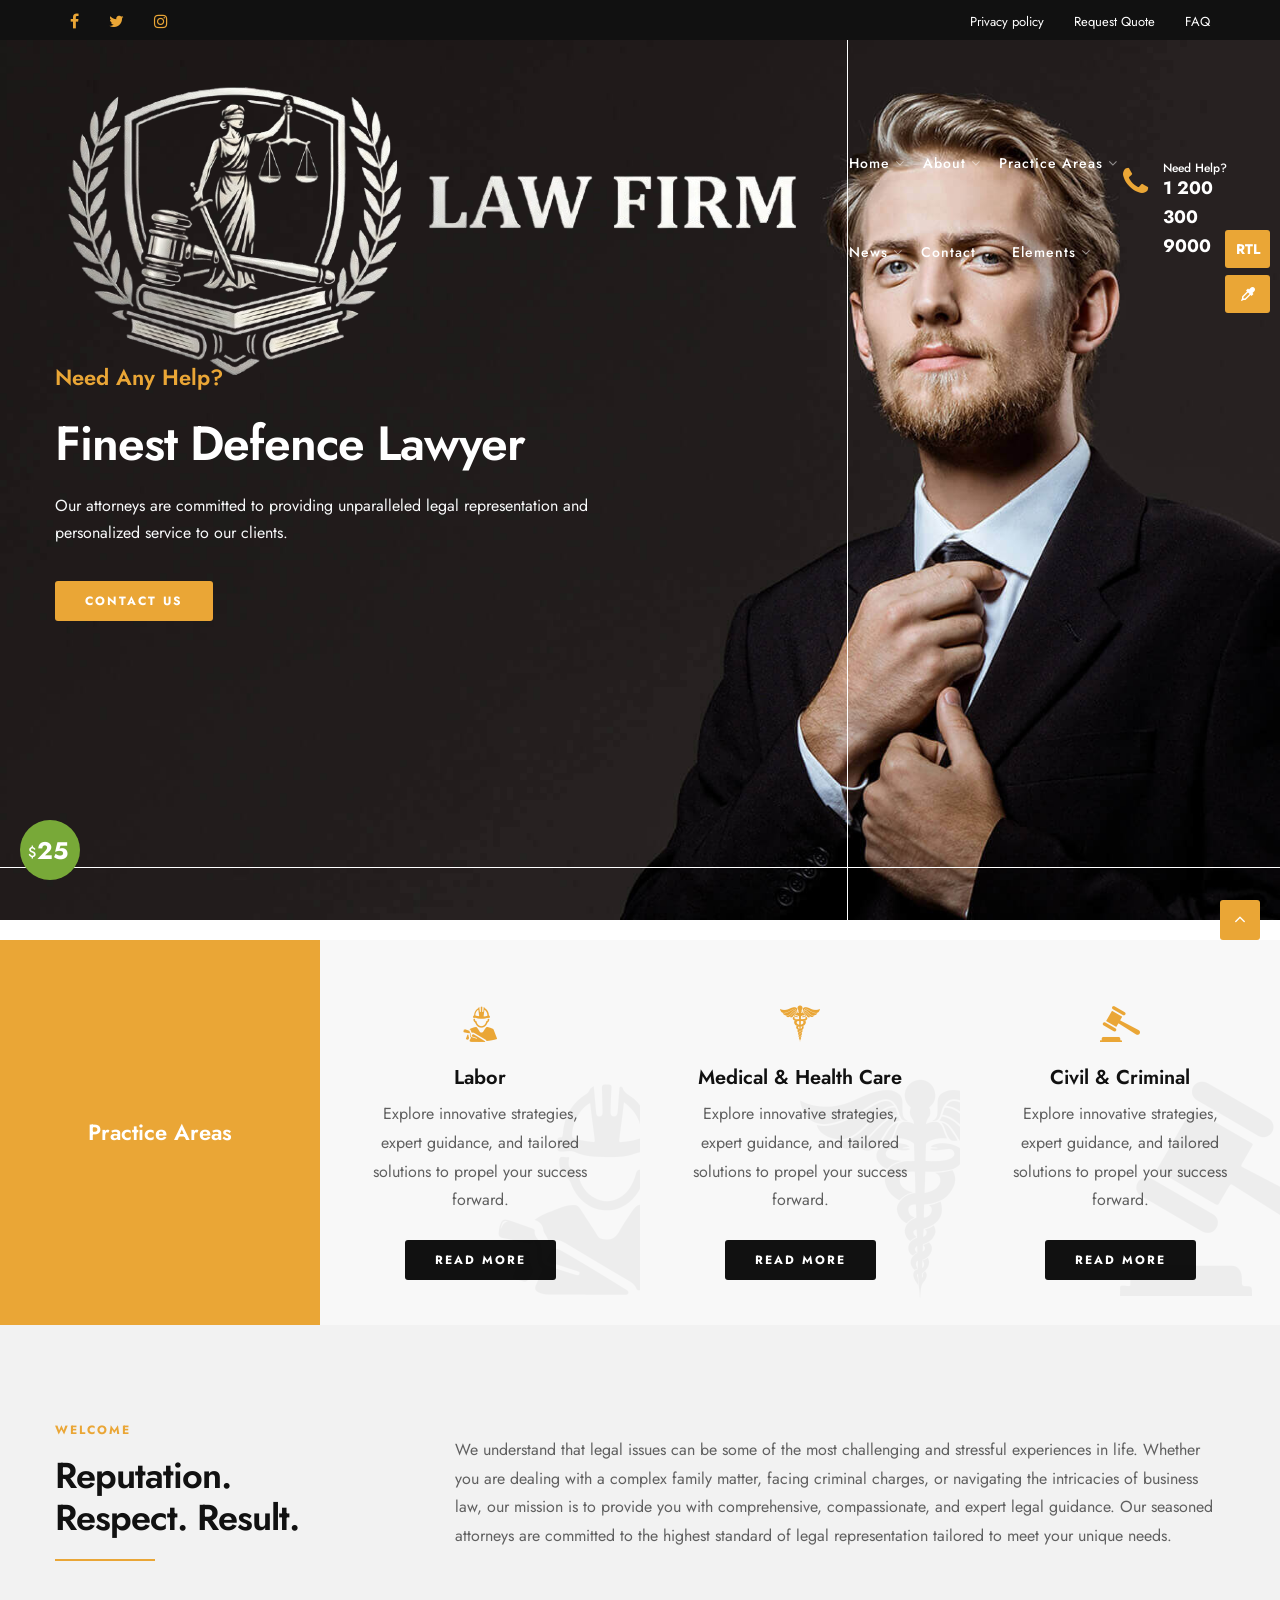
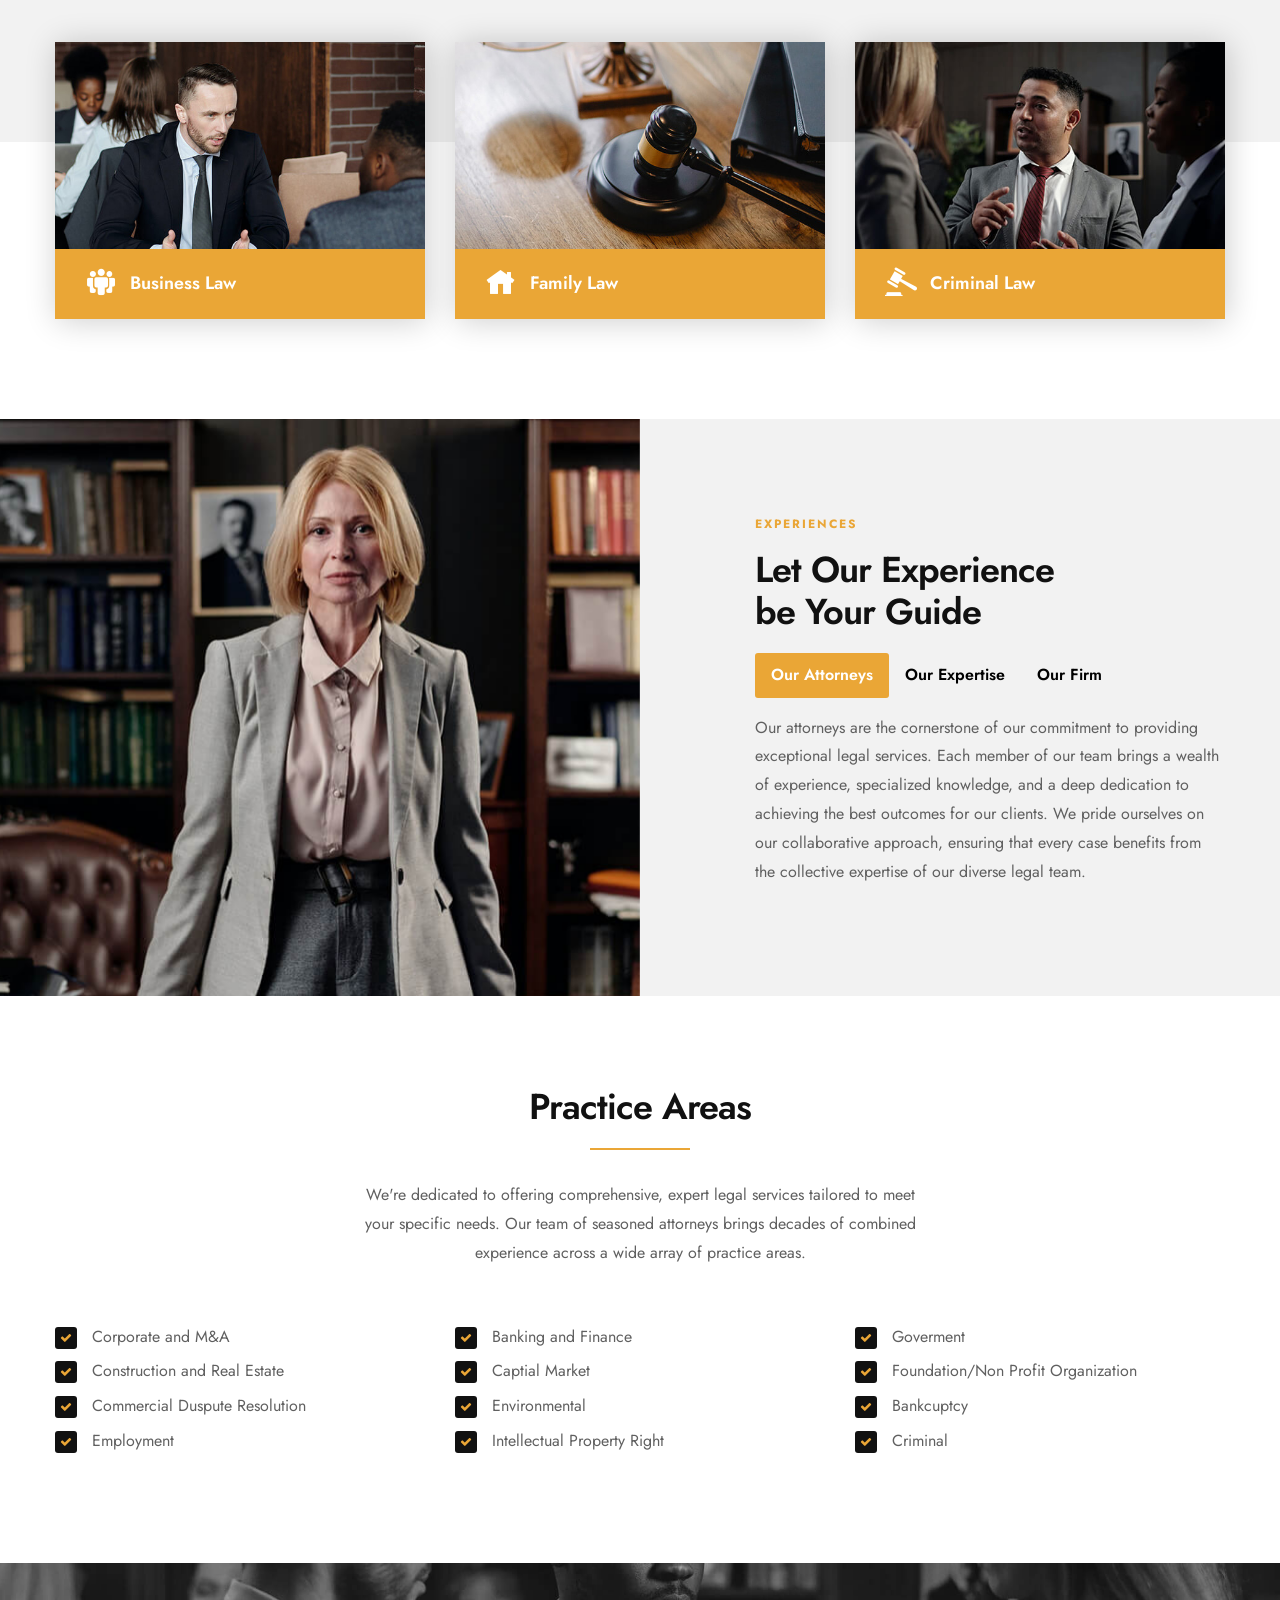
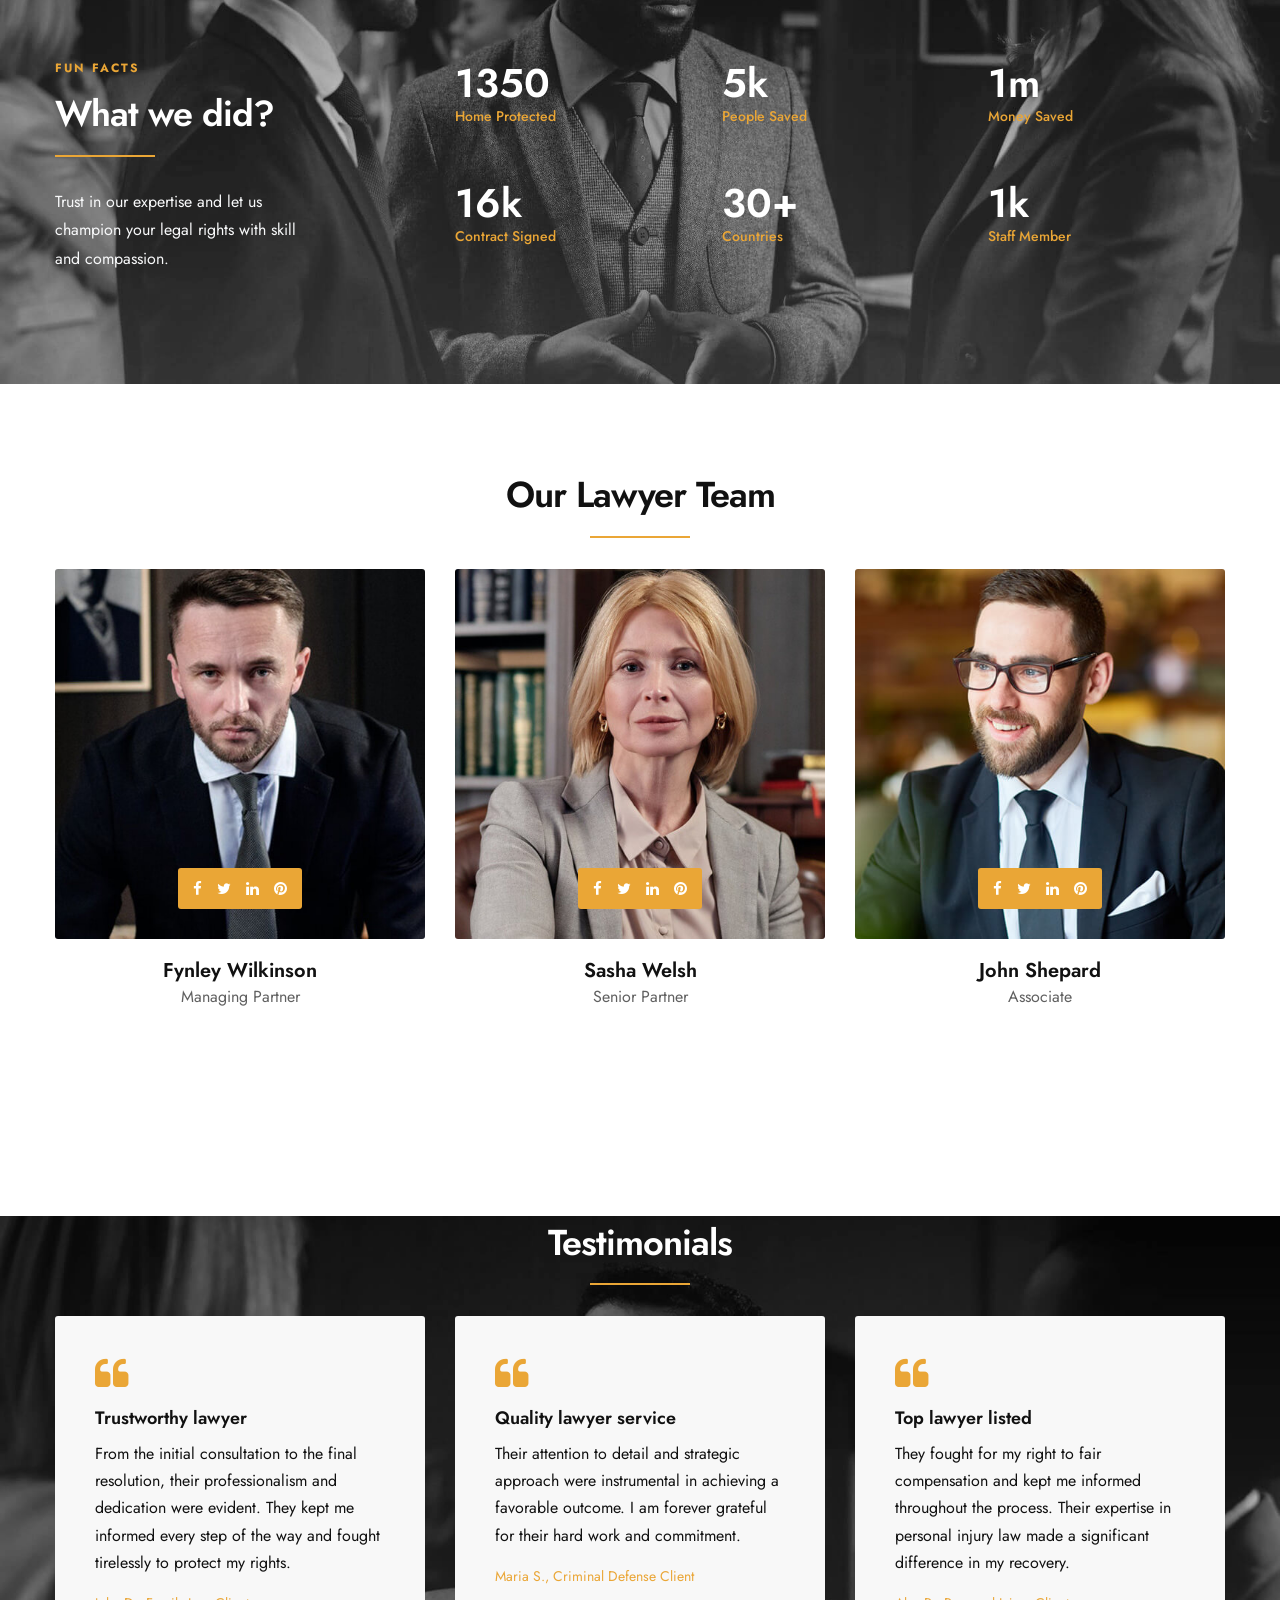
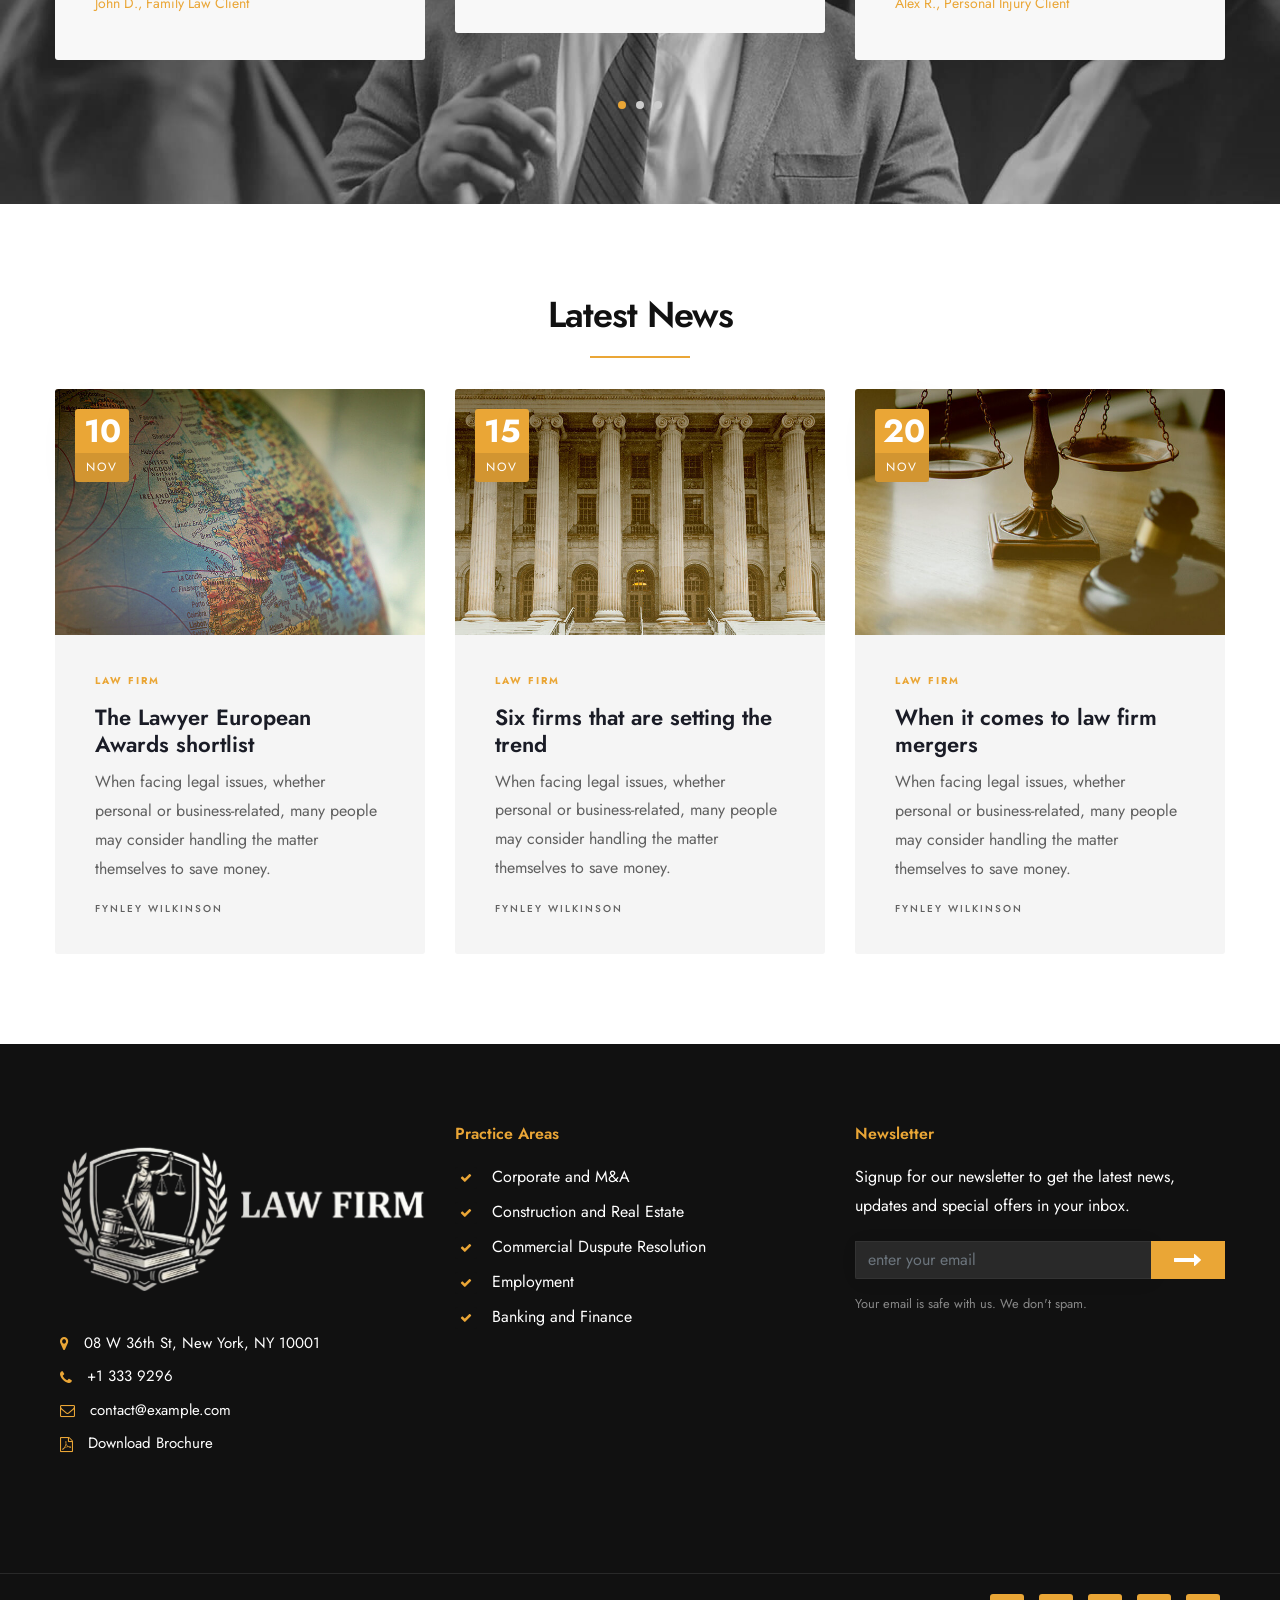
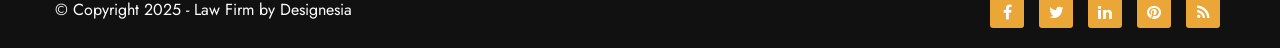
<file: index-2.html>
<!doctype html>
<html lang="en">


<!-- Mirrored from www.madebydesignesia.com/themes/Law Firm/index-2.html by HTTrack Website Copier/3.x [XR&CO'2014], Tue, 31 Mar 2026 12:18:10 GMT -->
<head>
    <meta charset="utf-8" />
    <title>Law Firm - Lawyer and Attorney Website Template</title>
    <link rel="icon" href="images/icon.png" type="image/gif" sizes="16x16">
    <meta content="width=device-width, initial-scale=1.0" name="viewport" />
    <meta content="Law Firm - Lawyer and Attorney Website Template" name="description" />
    <meta content="" name="keywords" />
    <meta content="" name="author" />
    
    <!-- CSS Files
    ================================================== -->
    <link id="bootstrap" href="css/bootstrap.min.css" rel="stylesheet" type="text/css" />
    <link id="bootstrap-grid" href="css/bootstrap-grid.min.css" rel="stylesheet" type="text/css" />
    <link id="bootstrap-reboot" href="css/bootstrap-reboot.min.css" rel="stylesheet" type="text/css" />
    <link href="css/animate.css" rel="stylesheet" type="text/css" />
    <link href="css/owl.carousel.css" rel="stylesheet" type="text/css" />
    <link href="css/owl.theme.css" rel="stylesheet" type="text/css" />
    <link href="css/owl.transitions.css" rel="stylesheet" type="text/css" />
    <link href="css/magnific-popup.css" rel="stylesheet" type="text/css" />
    <link href="css/jquery.countdown.css" rel="stylesheet" type="text/css" />
    <link href="css/style.css" rel="stylesheet" type="text/css" />
    <!-- color scheme -->
    <link id="colors" href="css/colors/scheme-01.css" rel="stylesheet" type="text/css" />
    <link href="css/coloring.css" rel="stylesheet" type="text/css" />
</head>

<body>
    <div id="wrapper">
        <div id="topbar" class="topbar-noborder">
            <div class="container">
                <div class="topbar-left sm-hide">
                    <span class="topbar-widget tb-social">
                        <a href="#"><i class="fa fa-facebook"></i></a>
                        <a href="#"><i class="fa fa-twitter"></i></a>
                        <a href="#"><i class="fa fa-instagram"></i></a>
                    </span>
                </div>
                <div class="topbar-right">
                    <div class="topbar-right">
                        <span class="topbar-widget"><a href="#">Privacy policy</a></span>
                        <span class="topbar-widget"><a href="#">Request Quote</a></span>
                        <span class="topbar-widget"><a href="#">FAQ</a></span>
                    </div>
                </div>
                <div class="clearfix"></div>
            </div>
        </div>
        <!-- header begin -->
        <header class="transparent">
            <div class="container">
                <div class="row">
                    <div class="col-md-12">
                        <div class="de-flex sm-pt10">
                            <div class="de-flex-col">
                                <!-- logo begin -->
                                <div id="logo">
                                    <a href="index.html">
                                        <img alt="" class="logo" src="images/logo-light.png" />
                                        <img alt="" class="logo-2" src="images/logo.png" />
                                    </a>
                                </div>
                                <!-- logo close -->
                            </div>
                            <div class="de-flex-col header-col-mid">
                                <!-- mainmenu begin -->
                                <ul id="mainmenu">
                                    <li><a href="index.html">Home</a>
                                        <ul>
                                            <li><a href="index-9.html"><b>New</b> Homepage 9</a></li>
                                            <li><a href="index-8.html"><b>New</b> Homepage 8</a></li>
                                            <li><a href="index.html">Homepage 1</a></li>
                                            <li><a href="index-2.html">Homepage 2</a></li>
                                            <li><a href="index-3.html">Homepage 3</a></li>
                                            <li><a href="index-4.html">Homepage 4</a></li>
                                            <li><a href="index-5.html">Homepage 5</a></li>
                                            <li><a href="index-6.html">Homepage 6</a></li> 
                                            <li><a href="index-7.html">Homepage 7</a></li>                                           
                                            <li><a href="index-onepage.html">Onepage</a></li>
                                        </ul>
                                    </li>
                                    <li><a href="about.html">About</a>
                                        <ul>
                                            <li><a href="about.html">About Us</a></li>
                                            <li><a href="team.html">The Team</a></li>
                                            <li><a href="faq.html">FAQ</a></li>
                                        </ul>
                                    </li>
                                    <li><a href="practice-areas.html">Practice Areas</a>
                                        <ul>
                                            <li><a href="practice-areas-4.html"><b>New</b>Practice Areas 4</a></li>
                                            <li><a href="practice-areas.html">Practice Areas 1</a></li>
                                            <li><a href="practice-areas-2.html">Practice Areas 2</a></li>
                                            <li><a href="practice-areas-3.html">Practice Areas 3</a></li>
                                        </ul>
                                    </li>
                                    <li><a href="news.html">News</a>
                                        <ul>
                                            <li><a href="news.html">News List</a></li>
                                            <li><a href="news-single.html">News Single</a></li>
                                        </ul>
                                    </li>
                                    <li><a href="contact.html">Contact</a></li>
                                     <li><a href="#">Elements</a>
                                        <ul>
                                            <li><a href="accordion.html">Accordion</a></li>
                                            <li><a href="alerts.html">Alerts</a></li>
                                            <li><a href="counters.html">Counters</a></li>
                                            <li><a href="faq.html">FAQ</a></li>
                                            <li><a href="gallery.html">Gallery</a></li>
                                            <li><a href="icon-set-1.html">Icon Set 1</a></li>
                                            <li><a href="modal.html">Modal</a></li>
                                            <li><a href="progress-bar.html">Progress Bar</a></li>
                                            <li><a href="tabs.html">Tabs</a></li>
                                            <li><a href="testimonials.html">Testimonials</a></li>
                                        </ul>
                                    </li>
                                </ul>
                                <!-- mainmenu close -->
                            </div>
                            <div class="de-flex-col">
                                <div class="h-phone md-hide"><span>Need&nbsp;Help?</span><i class="fa fa-phone"></i> 1 200 300 9000</div>
                                <span id="menu-btn"></span>
                            </div>
                        </div>
                    </div>
                </div>
            </div>
        </header>
        <!-- header close -->
        <!-- content begin -->
        <div class="no-bottom no-top" id="content">
            <div id="top"></div>
            <section aria-label="section" class="jarallax vh-100 no-padding text-light">
                <img src="images/background/5.jpg" class="jarallax-img" alt="">

                <div class="v-center">
                    <div class="container">
                        <div class="row align-items-center">
                            <div class="col-lg-6">
                                <h3 class="id-color wow fadeInUp" data-wow-delay=".4s">Need Any Help?</h3>
                                <h1 class="wow fadeInUp" data-wow-delay=".6s">Finest Defence Lawyer</h1>
                                <p class="lead wow fadeInUp" data-wow-delay=".8s">Our attorneys are committed to providing unparalleled legal representation and personalized service to our clients.</p>
                                <div class="spacer-20"></div>
                                <a class="btn-custom wow fadeInUp" data-wow-delay="1s" href="contact.html">Contact Us</a>
                            </div>
                        </div>
                    </div>
                </div>
            </section>
            <section aria-label="section" class="no-padding bg-color">
                <div class="container-fluid">
                    <div class="row no-gutters align-items-center">
                        <div class="col-lg-3 col-md-6 text-center text-light">
                            <h3 class="padding40 no-margin">Practice Areas</h3>
                        </div>
                        <div class="col-lg-3 col-md-6">
                            <div class="feature-box f-boxed style-3 text-center">
                                <i class="id-color icofont-worker"></i>
                                <div class="text">
                                    <h4>Labor</h4>
                                    Explore innovative strategies, expert guidance, and tailored solutions to propel your success forward. 
                                </div>
                                <i class="wm icofont-worker"></i>
                                <div class="spacer-single"></div>
                                <a href="#" class="btn-custom btn-black">Read More</a>
                            </div>
                        </div>
                        <div class="col-lg-3 col-md-6">
                            <div class="feature-box f-boxed style-3 text-center">
                                <i class="id-color icofont-medical-sign-alt"></i>
                                <div class="text">
                                    <h4>Medical &amp; Health Care</h4>
                                    Explore innovative strategies, expert guidance, and tailored solutions to propel your success forward. 
                                </div>
                                <i class="wm icofont-medical-sign-alt"></i>
                                <div class="spacer-single"></div>
                                <a href="#" class="btn-custom btn-black">Read More</a>
                            </div>
                        </div>
                        <div class="col-lg-3 col-md-6">
                            <div class="feature-box f-boxed style-3 text-center">
                                <i class="id-color icofont-law-order"></i>
                                <div class="text">
                                    <h4>Civil &amp; Criminal</h4>
                                    Explore innovative strategies, expert guidance, and tailored solutions to propel your success forward. 
                                </div>
                                <i class="wm icofont-law-order"></i>
                                <div class="spacer-single"></div>
                                <a href="#" class="btn-custom btn-black">Read More</a>
                            </div>
                        </div>
                    </div>
                </div>
            </section>
            <section id="section-highlight" class="relative" data-bgcolor="#f2f2f2">
                <div class="container">
                    <div class="row align-items-center">
                        <div class="col-md-4">
                            <span class="p-title">Welcome</span><br>
                            <h2>
                                Reputation.<br>Respect. Result.
                            </h2>
                            <div class="small-border sm-left"></div>
                        </div>
                        <div class="col-md-8">
                            <p>We understand that legal issues can be some of the most challenging and stressful experiences in life. Whether you are dealing with a complex family matter, facing criminal charges, or navigating the intricacies of business law, our mission is to provide you with comprehensive, compassionate, and expert legal guidance. Our seasoned attorneys are committed to the highest standard of legal representation tailored to meet your unique needs.
                            </p>
                        </div>
                    </div>
                    <div class="spacer-double"></div>
                </div>
            </section>
            <section class="no-top relative z1000">
                <div class="container">
                    <div class="row mt-100">
                        <div class="col-md-4 wow fadeInRight" data-wow-delay=".2s">
                            <div class="mask">
                                <div class="cover">
                                    <div class="c-inner">
                                        <h3><i class="icofont-people"></i><span>Business Law</span></h3>
                                        <p>Explore innovative strategies, expert guidance, and tailored solutions to propel your success forward. </p>
                                        <div class="spacer20"></div>
                                        <a href="#" class="btn-custom capsule">Read more</a>
                                    </div>
                                </div>
                                <img src="images/services/1.jpg" alt="" class="img-responsive" />
                            </div>
                        </div>
                        <div class="col-md-4 wow fadeInRight" data-wow-delay=".4s">
                            <div class="mask">
                                <div class="cover">
                                    <div class="c-inner">
                                        <h3><i class="icofont-home"></i><span>Family Law</span></h3>
                                        <p>Explore innovative strategies, expert guidance, and tailored solutions to propel your success forward. </p>
                                        <div class="spacer20"></div>
                                        <a href="#" class="btn-custom capsule">Read more</a>
                                    </div>
                                </div>
                                <img src="images/services/2.jpg" alt="" class="img-responsive" />
                            </div>
                        </div>
                        <div class="col-md-4 wow fadeInRight" data-wow-delay=".6s">
                            <div class="mask">
                                <div class="cover">
                                    <div class="c-inner">
                                        <h3><i class="icofont-law-order"></i><span>Criminal Law</span></h3>
                                        <p>Explore innovative strategies, expert guidance, and tailored solutions to propel your success forward. </p>
                                        <div class="spacer20"></div>
                                        <a href="#" class="btn-custom capsule">Read more</a>
                                    </div>
                                </div>
                                <img src="images/services/3.jpg" alt="" class="img-responsive" />
                            </div>
                        </div>
                    </div>
                </div>
            </section>
            <section data-bgcolor="#f2f2f2">
                <div class="container">
                    <div class="row align-items-center">
                        <div class="col-lg-5 offset-lg-7">
                            <span class="p-title">Experiences</span><br>
                            <h2>
                                Let Our Experience<br>be Your Guide
                            </h2>
                            <ul class="nav nav-pills mb-3" id="pills-tab" role="tablist">
                                <li class="nav-item">
                                    <a class="nav-link active" id="pills-home-tab" data-toggle="pill" href="#pills-home" role="tab" aria-controls="pills-home" aria-selected="true">Our Attorneys</a>
                                </li>
                                <li class="nav-item">
                                    <a class="nav-link" id="pills-profile-tab" data-toggle="pill" href="#pills-profile" role="tab" aria-controls="pills-profile" aria-selected="false">Our Expertise</a>
                                </li>
                                <li class="nav-item">
                                    <a class="nav-link" id="pills-contact-tab" data-toggle="pill" href="#pills-contact" role="tab" aria-controls="pills-contact" aria-selected="false">Our Firm</a>
                                </li>
                            </ul>
                            <div class="tab-content" id="pills-tabContent">
                                <div class="tab-pane fade show active" id="pills-home" role="tabpanel" aria-labelledby="pills-home-tab">
                                    <p>Our attorneys are the cornerstone of our commitment to providing exceptional legal services. Each member of our team brings a wealth of experience, specialized knowledge, and a deep dedication to achieving the best outcomes for our clients. We pride ourselves on our collaborative approach, ensuring that every case benefits from the collective expertise of our diverse legal team.</p>
                                </div>
                                <div class="tab-pane fade" id="pills-profile" role="tabpanel" aria-labelledby="pills-profile-tab">
                                    <p>We brings extensive experience and specialized knowledge to a wide range of legal practice areas. We are dedicated to providing top-tier legal services, tailored to meet the unique needs of each client. Whether you're facing a personal legal challenge or require sophisticated business counsel, our attorneys are here to guide you with unparalleled expertise and unwavering commitment.</p>
                                </div>
                                <div class="tab-pane fade" id="pills-contact" role="tabpanel" aria-labelledby="pills-contact-tab">
                                    <p>We are dedicated to providing exceptional legal services tailored to meet the unique needs of our clients. Our firm is built on a foundation of integrity, professionalism, and a commitment to excellence. Whether you're facing a personal legal challenge or require sophisticated business counsel, our team of experienced attorneys is here to guide you through every step of the legal process.</p>
                                </div>
                            </div>
                        </div>
                    </div>
                </div>
                <div class="jarallax image-container col-md-6 pull-right">
                    <img src="images/background/9.jpg" class="jarallax-img" alt="">
                </div>
            </section>
            <section id="section-testimonial">
                <div class="container">
                    <div class="row">
                        <div class="col-lg-12">
                            <div class="text-center">
                                <h2>Practice Areas</h2>
                                <div class="small-border"></div>
                            </div>
                        </div>
                        <div class="col-md-6 offset-md-3 text-center">
                            <p>We're dedicated to offering comprehensive, expert legal services tailored to meet your specific needs. Our team of seasoned attorneys brings decades of combined experience across a wide array of practice areas.</p>
                        </div>
                        <div class="spacer-single"></div>
                        <div class="col-md-4">
                            <ul class="ul-style-2 wow fadeInRight" data-wow-delay=".2s">
                                <li>Corporate and M&A</li>
                                <li>Construction and Real Estate</li>
                                <li>Commercial Duspute Resolution</li>
                                <li>Employment</li>
                            </ul>
                        </div>
                        <div class="col-md-4">
                            <ul class="ul-style-2 wow fadeInRight" data-wow-delay=".4s">
                                <li>Banking and Finance</li>
                                <li>Captial Market</li>
                                <li>Environmental</li>
                                <li>Intellectual Property Right</li>
                            </ul>
                        </div>
                        <div class="col-md-4">
                            <ul class="ul-style-2 wow fadeInRight" data-wow-delay=".6s">
                                <li>Goverment</li>
                                <li>Foundation/Non Profit Organization</li>
                                <li>Bankcuptcy</li>
                                <li>Criminal</li>
                            </ul>
                        </div>
                    </div>
                </div>
            </section>
            <section class="jarallax text-light">
                <img src="images/background/2-bw.jpg" class="jarallax-img" alt="">
                <div class="container">
                    <div class="row">
                        <div class="col-md-3">
                            <span class="p-title">Fun facts</span><br>
                            <h2>
                                What we did?
                            </h2>
                            <div class="small-border sm-left"></div>
                            <p>Trust in our expertise and let us champion your legal rights with skill and compassion.</p>
                        </div>
                        <div class="col-md-8 offset-md-1">
                            <div class="row">
                                <div class="col-lg-4 col-md-6 wow fadeInRight mb30" data-wow-delay="0s">
                                    <div class="de_count">
                                        <h3><span class="timer" data-to="4500" data-speed="3000">0</span></h3>
                                        <h5 class="id-color">Home Protected</h5>
                                    </div>
                                </div>
                                <div class="col-lg-4 col-md-6 wow fadeInRight mb30" data-wow-delay=".25s">
                                    <div class="de_count">
                                        <h3><span class="timer" data-to="16" data-speed="3000">0</span>k</h3>
                                        <h5 class="id-color">People Saved</h5>
                                    </div>
                                </div>
                                <div class="col-lg-4 col-md-6 wow fadeInRight mb30" data-wow-delay=".4s">
                                    <div class="de_count">
                                        <h3><span class="timer" data-to="4" data-speed="3000">0</span>m</h3>
                                        <h5 class="id-color">Money Saved</h5>
                                    </div>
                                </div>
                                <div class="col-lg-4 col-md-6 wow fadeInRight mb30" data-wow-delay=".6s">
                                    <div class="de_count">
                                        <h3><span class="timer" data-to="52" data-speed="3000">0</span>k</h3>
                                        <h5 class="id-color">Contract Signed</h5>
                                    </div>
                                </div>
                                <div class="col-lg-4 col-md-6 wow fadeInRight mb30" data-wow-delay=".8s">
                                    <div class="de_count">
                                        <h3><span class="timer" data-to="100" data-speed="3000">0</span>+</h3>
                                        <h5 class="id-color">Countries</h5>
                                    </div>
                                </div>
                                <div class="col-lg-4 col-md-6 wow fadeInRight mb30" data-wow-delay="1s">
                                    <div class="de_count">
                                        <h3><span class="timer" data-to="2" data-speed="3000">2</span>k</h3>
                                        <h5 class="id-color">Staff Member</h5>
                                    </div>
                                </div>
                            </div>
                        </div>
                    </div>
                </div>
            </section>
            <section aria-label="section">
                <div class="container">
                    <div class="row">
                        <div class="col-md-12 text-center">
                            <h2>Our Lawyer Team</h2>
                            <div class="small-border"></div>
                        </div>
                        <div class="col-lg-4 col-md-6 col-sm-6 mb30 wow fadeInRight" data-wow-delay=".2s">
                            <div class="f-profile text-center">
                                <div class="fp-wrap f-invert">
                                    <div class="fpw-overlay">
                                        <div class="fpwo-wrap">
                                            <div class="fpwow-icons">
                                                <a href="#"><i class="fa fa-facebook fa-lg"></i></a>
                                                <a href="#"><i class="fa fa-twitter fa-lg"></i></a>
                                                <a href="#"><i class="fa fa-linkedin fa-lg"></i></a>
                                                <a href="#"><i class="fa fa-pinterest fa-lg"></i></a>
                                            </div>
                                        </div>
                                    </div>
                                    <div class="fpw-overlay-btm"></div>
                                    <img src="images/team/1.jpg" class="fp-image img-fluid" alt="">
                                </div>
                                <h4>Fynley Wilkinson</h4>
                                Managing Partner
                            </div>
                        </div>
                        <div class="col-lg-4 col-md-6 col-sm-6 mb30 wow fadeInRight" data-wow-delay=".4s">
                            <div class="f-profile text-center">
                                <div class="fp-wrap f-invert">
                                    <div class="fpw-overlay">
                                        <div class="fpwo-wrap">
                                            <div class="fpwow-icons">
                                                <a href="#"><i class="fa fa-facebook fa-lg"></i></a>
                                                <a href="#"><i class="fa fa-twitter fa-lg"></i></a>
                                                <a href="#"><i class="fa fa-linkedin fa-lg"></i></a>
                                                <a href="#"><i class="fa fa-pinterest fa-lg"></i></a>
                                            </div>
                                        </div>
                                    </div>
                                    <div class="fpw-overlay-btm"></div>
                                    <img src="images/team/2.jpg" class="fp-image img-fluid" alt="">
                                </div>
                                <h4>Sasha Welsh</h4>
                                Senior Partner
                            </div>
                        </div>
                        <div class="col-lg-4 col-md-6 col-sm-6 mb30 wow fadeInRight" data-wow-delay=".6s">
                            <div class="f-profile text-center">
                                <div class="fp-wrap f-invert">
                                    <div class="fpw-overlay">
                                        <div class="fpwo-wrap">
                                            <div class="fpwow-icons">
                                                <a href="#"><i class="fa fa-facebook fa-lg"></i></a>
                                                <a href="#"><i class="fa fa-twitter fa-lg"></i></a>
                                                <a href="#"><i class="fa fa-linkedin fa-lg"></i></a>
                                                <a href="#"><i class="fa fa-pinterest fa-lg"></i></a>
                                            </div>
                                        </div>
                                    </div>
                                    <div class="fpw-overlay-btm"></div>
                                    <img src="images/team/3.jpg" class="fp-image img-fluid" alt="">
                                </div>
                                <h4>John Shepard</h4>
                                Associate
                            </div>
                        </div>
                    </div>
                </div>
            </section>
            <section aria-label="section" class="jarallax">
                <img src="images/background/3-bw.jpg" class="jarallax-img" alt="">
                <div class="container">
                    <div class="row">
                        <div class="col-lg-12">
                            <div class="text-center text-light">
                                <h2>Testimonials</h2>
                                <div class="small-border"></div>
                            </div>
                            <div class="owl-carousel owl-theme" id="testimonial-carousel">
                                <div class="item">
                                    <div class="de_testi opt-2 review">
                                        <blockquote>
                                            <i class="fa fa-quote-left id-color"></i>
                                            <h3>Trustworthy lawyer</h3>
                                            <p>From the initial consultation to the final resolution, their professionalism and dedication were evident. They kept me informed every step of the way and fought tirelessly to protect my rights. </p>
                                            <div class="de_testi_by"><span>John D., Family Law Client</span></div>
                                        </blockquote>
                                    </div>
                                </div>
                                <div class="item">
                                    <div class="de_testi opt-2 review">
                                        <blockquote>
                                            <i class="fa fa-quote-left id-color"></i>
                                            <h3>Quality lawyer service</h3>
                                            <p>Their attention to detail and strategic approach were instrumental in achieving a favorable outcome. I am forever grateful for their hard work and commitment.</p>
                                            <div class="de_testi_by"><span>Maria S., Criminal Defense Client</span></div>
                                        </blockquote>
                                    </div>
                                </div>
                                <div class="item">
                                    <div class="de_testi opt-2 review">
                                        <blockquote>
                                            <i class="fa fa-quote-left id-color"></i>
                                            <h3>Top lawyer listed</h3>
                                            <p>They fought for my right to fair compensation and kept me informed throughout the process. Their expertise in personal injury law made a significant difference in my recovery.</p>
                                            <div class="de_testi_by"><span>Alex R., Personal Injury Client</span></div>
                                        </blockquote>
                                    </div>
                                </div>
                                <div class="item">
                                    <div class="de_testi opt-2 review">
                                        <blockquote>
                                            <i class="fa fa-quote-left id-color"></i>
                                            <h3>Great services</h3>
                                            <p>They provided clear guidance on complicated issues. Their practical advice and thorough understanding of business law have been invaluable to my company's success.</p>
                                            <div class="de_testi_by"><span>Samantha T., Business Law Client</span></div>
                                        </blockquote>
                                    </div>
                                </div>
                                <div class="item">
                                    <div class="de_testi opt-2 review">
                                        <blockquote>
                                            <i class="fa fa-quote-left id-color"></i>
                                            <h3>Highly recommend</h3>
                                            <p>The attorneys took the time to understand my concerns and crafted a comprehensive plan that gave me peace of mind. Their knowledge and professionalism were excellent.</p>
                                            <div class="de_testi_by"><span>Edward L., Estate Planning Client</span></div>
                                        </blockquote>
                                    </div>
                                </div>
                                <div class="item">
                                    <div class="de_testi opt-2 review">
                                        <blockquote>
                                            <i class="fa fa-quote-left id-color"></i>
                                            <h3>Excellent support</h3>
                                            <p> They handled the negotiations and litigation with skill and ensured my interests were protected. I was impressed with their responsiveness and dedication to my case.</p>
                                            <div class="de_testi_by"><span>Linda W., Real Estate Law Client</span></div>
                                        </blockquote>
                                    </div>
                                </div>
                                <div class="item">
                                    <div class="de_testi opt-2 review">
                                        <blockquote>
                                            <i class="fa fa-quote-left id-color"></i>
                                            <h3>Reliable lawyer</h3>
                                            <p>The attorneys were incredibly knowledgeable and provided practical solutions that resolved the conflict efficiently. Their expertise in employment law is unparalleled.</p>
                                            <div class="de_testi_by"><span>Michael B., Employment Law Client</span></div>
                                        </blockquote>
                                    </div>
                                </div>
                                <div class="item">
                                    <div class="de_testi opt-2 review">
                                        <blockquote>
                                            <i class="fa fa-quote-left id-color"></i>
                                            <h3>Five-star services</h3>
                                            <p>Their thorough investigation and compelling defense in court resulted in a not-guilty verdict. I am eternally grateful for their expert legal representation.</p>
                                            <div class="de_testi_by"><span>David P., Criminal Defense Client</span></div>
                                        </blockquote>
                                    </div>
                                </div>
                            </div>
                        </div>
                    </div>
                </div>
            </section>
            <section aria-label="section">
                <div class="container">
                    <div class="row">
                        <div class="col-md-12">
                            <div class="text-center">
                                <h2>Latest News</h2>
                                <div class="small-border"></div>
                            </div>
                        </div>
                    </div>
                    <div class="row">
                        <div class="col-lg-4 col-md-6">
                            <div class="bloglist item">
                                <div class="post-content">
                                    <div class="date-box">
                                        <div class="m">10</div>
                                        <div class="d">NOV</div>
                                    </div>
                                    <div class="post-image">
                                        <img alt="" src="images/news/1.jpg">
                                    </div>
                                    <div class="post-text">
                                        <span class="p-tagline">Law Firm</span>
                                        <h4><a href="news-single.html">The Lawyer European Awards shortlist<span></span></a></h4>
                                        <p>When facing legal issues, whether personal or business-related, many people may consider handling the matter themselves to save money.</p>
                                        <span class="p-author">Fynley Wilkinson</span>
                                    </div>
                                </div>
                            </div>
                        </div>
                        <div class="col-lg-4 col-md-6">
                            <div class="bloglist item">
                                <div class="post-content">
                                    <div class="date-box">
                                        <div class="m">15</div>
                                        <div class="d">NOV</div>
                                    </div>
                                    <div class="post-image">
                                        <img alt="" src="images/news/2.jpg">
                                    </div>
                                    <div class="post-text">
                                        <span class="p-tagline">Law Firm</span>
                                        <h4><a href="news-single.html">Six firms that are setting the trend<span></span></a></h4>
                                        <p>When facing legal issues, whether personal or business-related, many people may consider handling the matter themselves to save money.</p>
                                        <span class="p-author">Fynley Wilkinson</span>
                                    </div>
                                </div>
                            </div>
                        </div>
                        <div class="col-lg-4 col-md-6">
                            <div class="bloglist item">
                                <div class="post-content">
                                    <div class="date-box">
                                        <div class="m">20</div>
                                        <div class="d">NOV</div>
                                    </div>
                                    <div class="post-image">
                                        <img alt="" src="images/news/3.jpg">
                                    </div>
                                    <div class="post-text">
                                        <span class="p-tagline">Law Firm</span>
                                        <h4><a href="news-single.html">When it comes to law firm mergers<span></span></a></h4>
                                        <p>When facing legal issues, whether personal or business-related, many people may consider handling the matter themselves to save money.</p>
                                        <span class="p-author">Fynley Wilkinson</span>
                                    </div>
                                </div>
                            </div>
                        </div>
                    </div>
                </div>
            </section>
        </div>
        <!-- content close -->
        <a href="#" id="back-to-top"></a>
        <!-- footer begin -->
        <footer>
            <div class="container">
                <div class="row">
                    <div class="col-lg-4">
                        <div class="widget">
                            <a href="index.html"><img alt="" class="img-fluid mb20" src="images/logo-light.png"></a>
                            <address class="s1">
                                <span><i class="id-color fa fa-map-marker fa-lg"></i>08 W 36th St, New York, NY 10001</span>
                                <span><i class="id-color fa fa-phone fa-lg"></i>+1 333 9296</span>
                                <span><i class="id-color fa fa-envelope-o fa-lg"></i><a href="mailto:contact@example.com">contact@example.com</a></span>
                                <span><i class="id-color fa fa-file-pdf-o fa-lg"></i><a href="#">Download Brochure</a></span>
                            </address>
                        </div>
                    </div>
                    <div class="col-md-4">
                        <h5 class="id-color mb20">Practice Areas</h5>
                        <ul class="ul-style-2">
                            <li>Corporate and M&A</li>
                            <li>Construction and Real Estate</li>
                            <li>Commercial Duspute Resolution</li>
                            <li>Employment</li>
                            <li>Banking and Finance</li>
                        </ul>
                    </div>
                    <div class="col-lg-4">
                        <div class="widget">
                            <h5 class="id-color">Newsletter</h5>
                            <p>Signup for our newsletter to get the latest news, updates and special offers in your inbox.</p>
                            <form action="https://www.madebydesignesia.com/themes/Law Firm/blank.php" class="row" id="form_subscribe" method="post" name="form_subscribe">
                                <div class="col text-center">
                                    <input class="form-control" id="name_1" name="name_1" placeholder="enter your email" type="text" /> <a href="#" id="btn-submit"><i class="fa fa-long-arrow-right"></i></a>
                                    <div class="clearfix"></div>
                                </div>
                            </form>
                            <div class="spacer-10"></div>
                            <small>Your email is safe with us. We don't spam.</small>
                        </div>
                    </div>
                </div>
            </div>
            <div class="subfooter">
                <div class="container">
                    <div class="row g-4 align-items-center">
                        <div class="col-lg-6">
                            &copy; Copyright 2025 - Law Firm by Designesia
                        </div>
                        <div class="col-lg-6 text-lg-end">
                            <div class="social-icons">
                                <a href="#"><i class="fa fa-facebook fa-lg"></i></a>
                                <a href="#"><i class="fa fa-twitter fa-lg"></i></a>
                                <a href="#"><i class="fa fa-linkedin fa-lg"></i></a>
                                <a href="#"><i class="fa fa-pinterest fa-lg"></i></a>
                                <a href="#"><i class="fa fa-rss fa-lg"></i></a>
                            </div>
                        </div>
                    </div>
                </div>
            </div>
        </footer>
        <!-- footer close -->
        <div id="preloader">
            <div class="spinner">
                <div class="bounce1"></div>
                <div class="bounce2"></div>
                <div class="bounce3"></div>
            </div>
        </div>
    </div>
    <div id="selector">
        <div id="demo-rtl" class="sc-opt">
            <div class="sc-icon">RTL</div><span class="sc-val">Click to Enable</span>
        </div>
        <div class="sc-opt sc-mt">
            <div class="sc-icon"><i class="fa fa-eyedropper"></i></div>
            <span class="opt tc1" data-color="scheme-01"></span>
            <span class="opt tc2" data-color="scheme-02"></span>
            <span class="opt tc3" data-color="scheme-03"></span>
            <span class="opt tc4" data-color="scheme-04"></span>
            <span class="opt tc5" data-color="scheme-05"></span>
            <span class="opt tc6" data-color="scheme-06"></span>
            <span class="opt tc7" data-color="scheme-07"></span>
        </div>
    </div>
    <div id="purchase-now">
        <a href="https://themeforest.net/cart/add_items?ref=designesia&amp;item_ids=29485331"><span>$</span>25</a>
        <div class="pn-hover">Buy Now</div>
    </div>
    <!-- Javascript Files
    ================================================== -->
    <script src="js/jquery.min.js"></script>
    <script src="js/bootstrap.min.js"></script>
    <script src="js/wow.min.js"></script>
    <script src="js/jquery.isotope.min.js"></script>
    <script src="js/easing.js"></script>
    <script src="js/lenis.js"></script>
    <script src="js/owl.carousel.js"></script>
    <script src="js/validation.js"></script>
    <script src="js/jquery.magnific-popup.min.js"></script>
    <script src="js/enquire.min.js"></script>
    <script src="js/jquery.stellar.min.js"></script>
    <script src="js/jquery.plugin.js"></script>
    <script src="js/typed.js"></script>
    <script src="js/jarallax.js"></script>
    <script src="js/jquery.countTo.js"></script>
    <script src="js/jquery.countdown.js"></script>
    <script src="js/typed.js"></script>
    <script src="js/jarallax.js"></script>
    <script src="js/designesia.js"></script>
</body>


<!-- Mirrored from www.madebydesignesia.com/themes/Law Firm/index-2.html by HTTrack Website Copier/3.x [XR&CO'2014], Tue, 31 Mar 2026 12:18:11 GMT -->
</html>
</file>
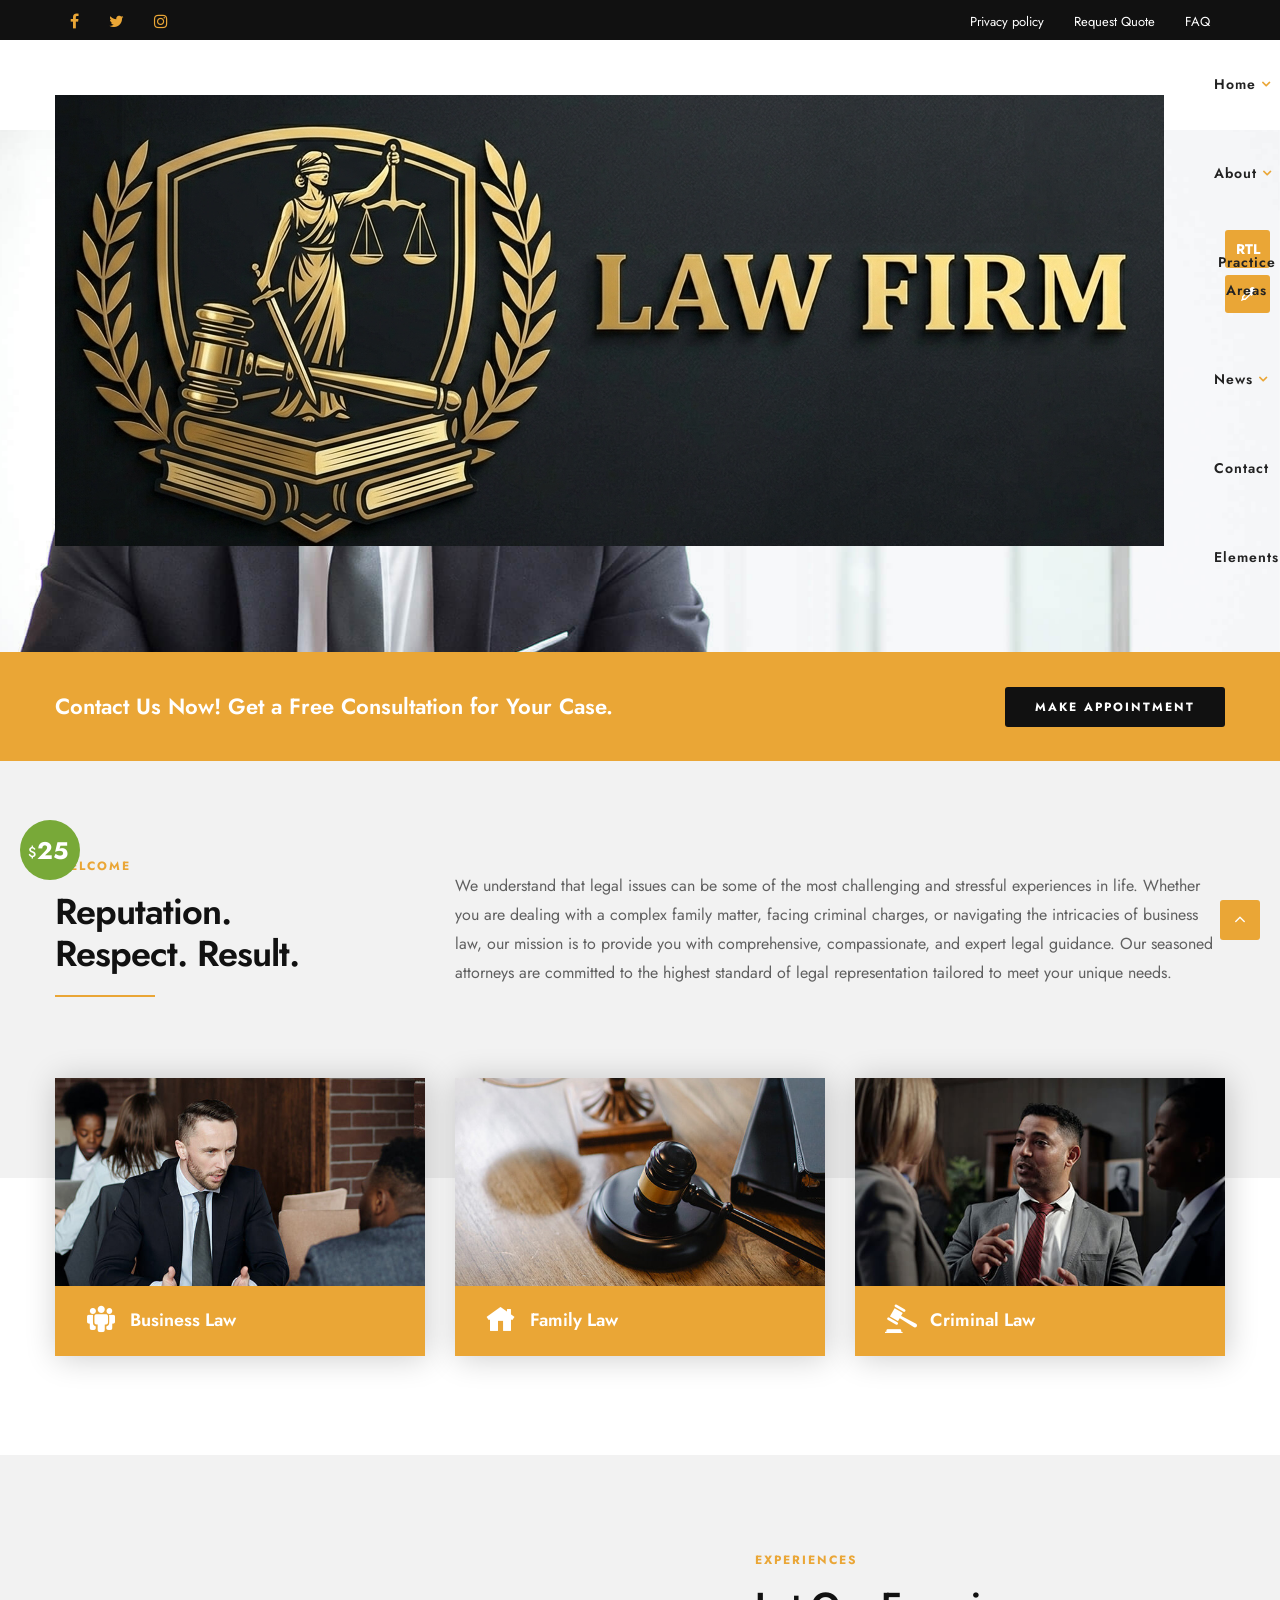
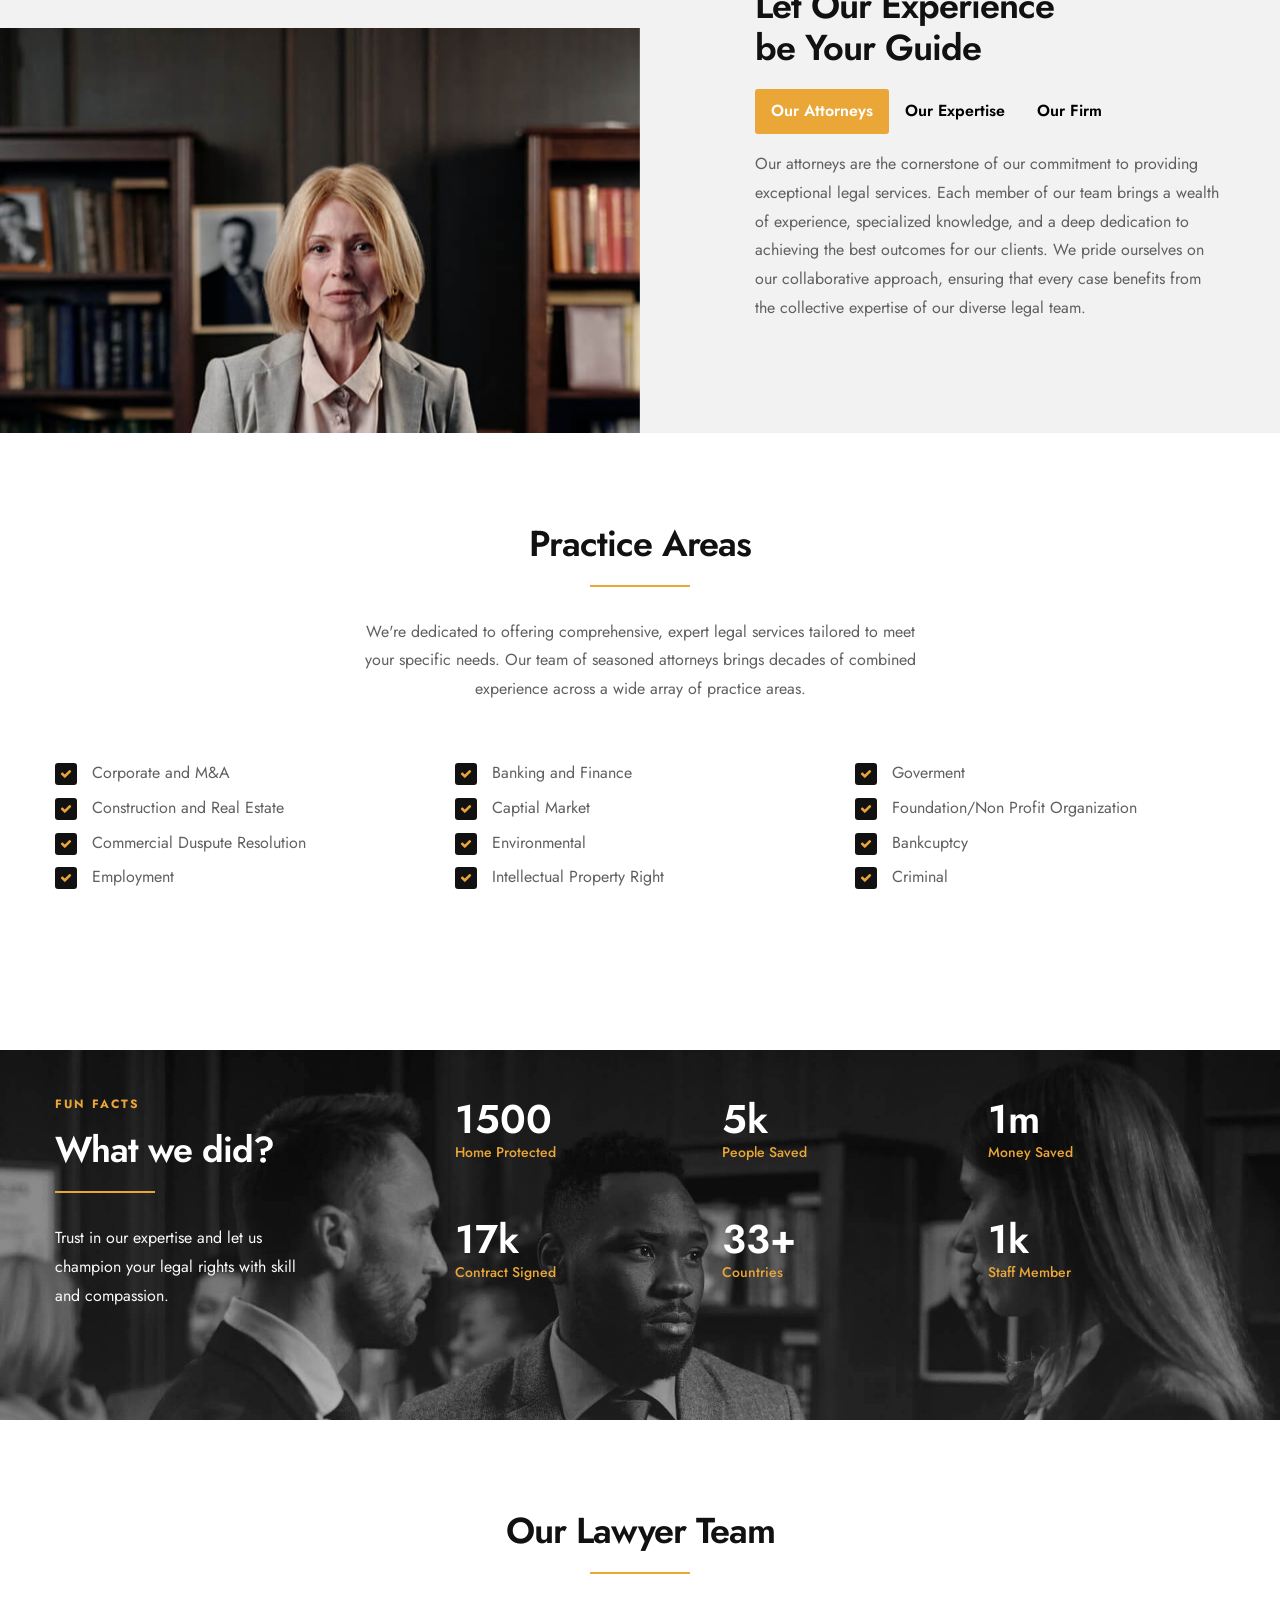
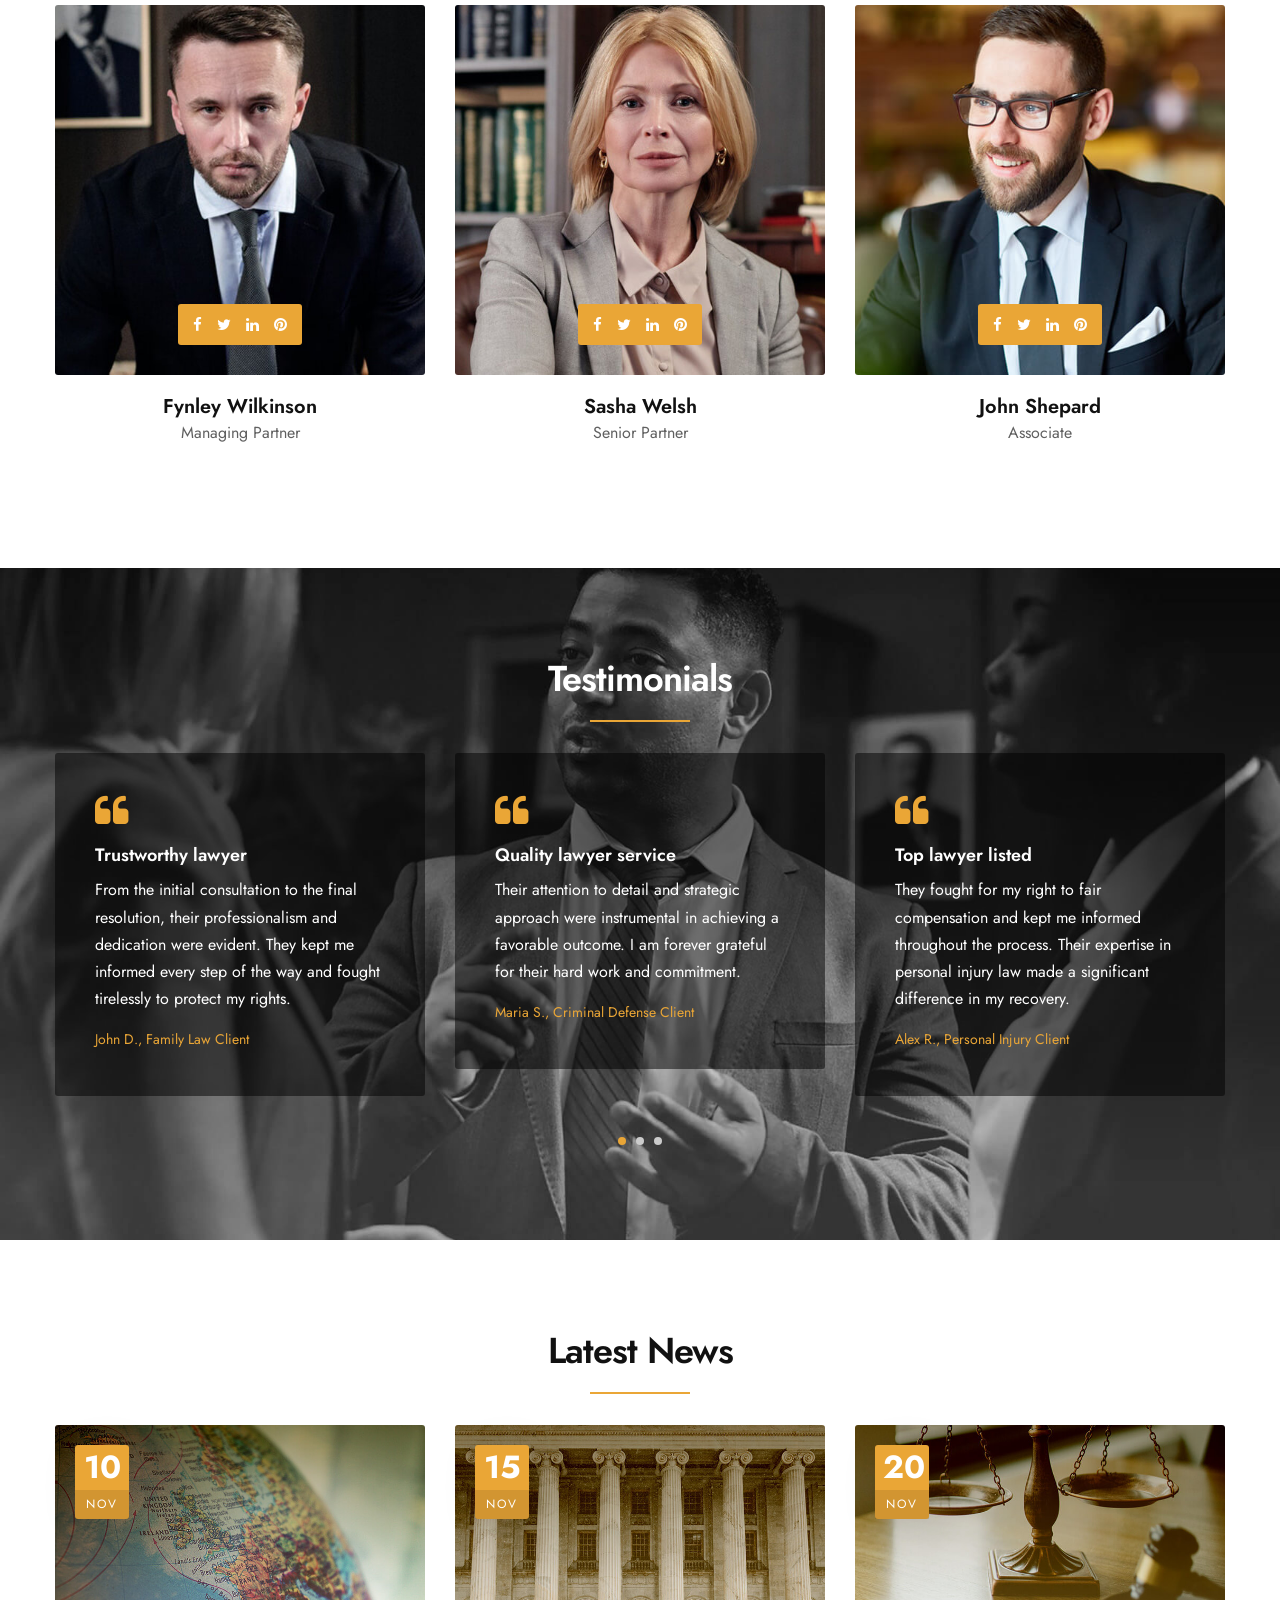
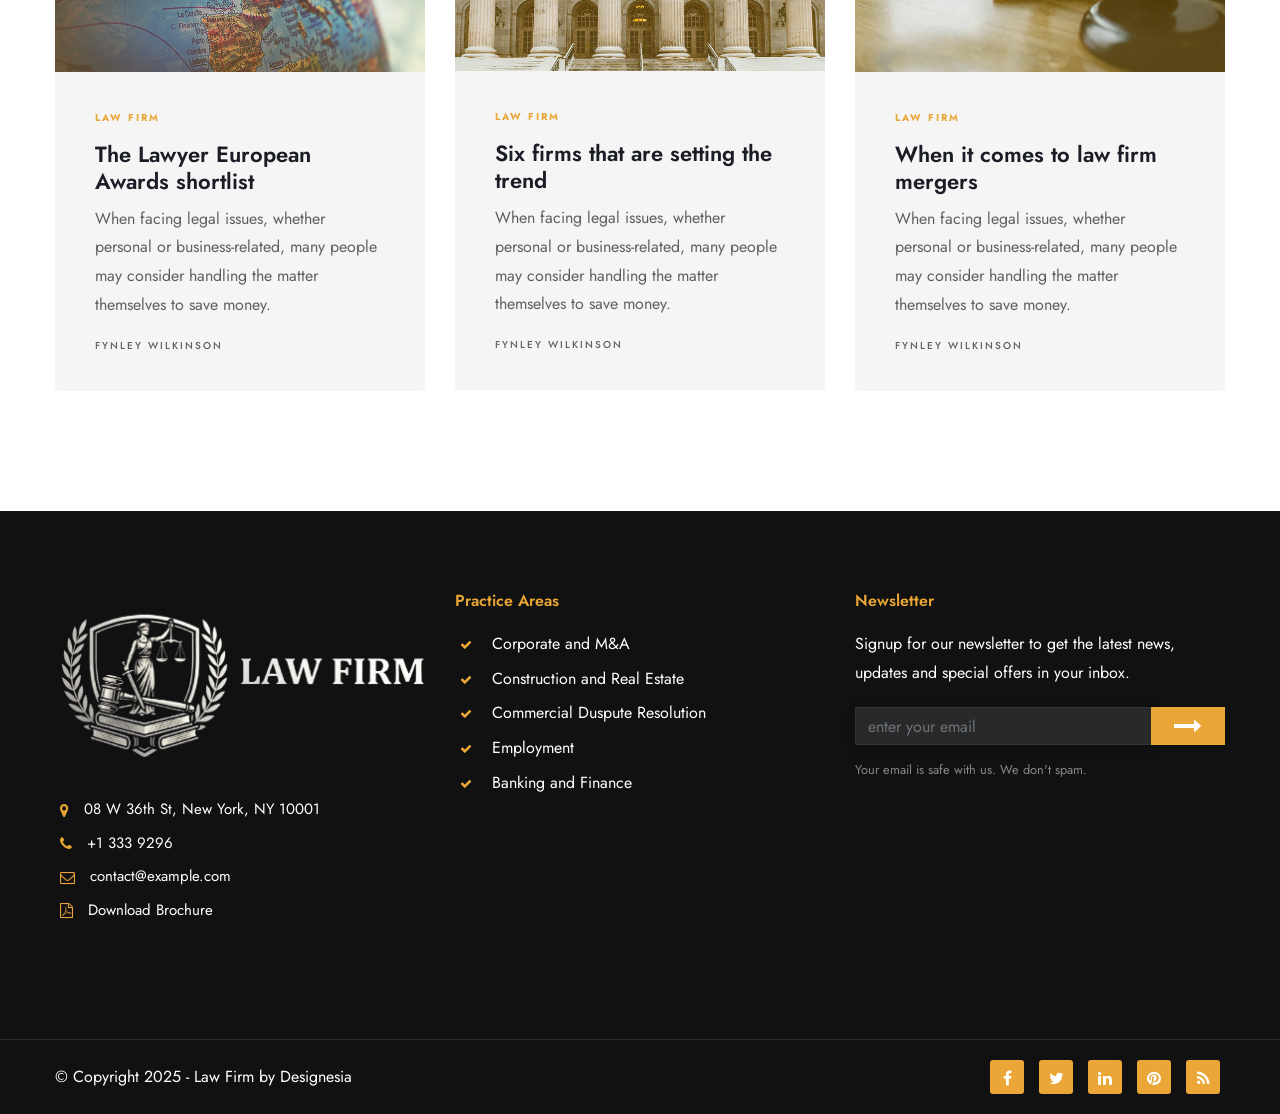
<file: index-3.html>
<!doctype html>
<html lang="en">


<!-- Mirrored from www.madebydesignesia.com/themes/Law Firm/index-3.html by HTTrack Website Copier/3.x [XR&CO'2014], Tue, 31 Mar 2026 12:18:11 GMT -->
<head>
    <meta charset="utf-8" />
    <title>Law Firm - Lawyer and Attorney Website Template</title>
    <link rel="icon" href="images/icon.png" type="image/gif" sizes="16x16">
    <meta content="width=device-width, initial-scale=1.0" name="viewport" />
    <meta content="Law Firm - Lawyer and Attorney Website Template" name="description" />
    <meta content="" name="keywords" />
    <meta content="" name="author" />
    
    <!-- CSS Files
    ================================================== -->
    <link id="bootstrap" href="css/bootstrap.min.css" rel="stylesheet" type="text/css" />
    <link id="bootstrap-grid" href="css/bootstrap-grid.min.css" rel="stylesheet" type="text/css" />
    <link id="bootstrap-reboot" href="css/bootstrap-reboot.min.css" rel="stylesheet" type="text/css" />
    <link href="css/animate.css" rel="stylesheet" type="text/css" />
    <link href="css/owl.carousel.css" rel="stylesheet" type="text/css" />
    <link href="css/owl.theme.css" rel="stylesheet" type="text/css" />
    <link href="css/owl.transitions.css" rel="stylesheet" type="text/css" />
    <link href="css/magnific-popup.css" rel="stylesheet" type="text/css" />
    <link href="css/jquery.countdown.css" rel="stylesheet" type="text/css" />
    <link href="css/style.css" rel="stylesheet" type="text/css" />
    <!-- color scheme -->
    <link id="colors" href="css/colors/scheme-01.css" rel="stylesheet" type="text/css" />
    <link href="css/coloring.css" rel="stylesheet" type="text/css" />
</head>

<body>
    <div id="wrapper">
        <div id="topbar" class="topbar-noborder">
            <div class="container">
                <div class="topbar-left sm-hide">
                    <span class="topbar-widget tb-social">
                        <a href="#"><i class="fa fa-facebook"></i></a>
                        <a href="#"><i class="fa fa-twitter"></i></a>
                        <a href="#"><i class="fa fa-instagram"></i></a>
                    </span>
                </div>
                <div class="topbar-right">
                    <div class="topbar-right">
                        <span class="topbar-widget"><a href="#">Privacy policy</a></span>
                        <span class="topbar-widget"><a href="#">Request Quote</a></span>
                        <span class="topbar-widget"><a href="#">FAQ</a></span>
                    </div>
                </div>
                <div class="clearfix"></div>
            </div>
        </div>
        <!-- header begin -->
        <header class="header-light">
            <div class="container">
                <div class="row">
                    <div class="col-md-12">
                        <div class="de-flex sm-pt10">
                            <div class="de-flex-col">
                                <!-- logo begin -->
                                <div id="logo">
                                    <a href="index.html">
                                        <img alt="" class="logo" src="images/logo-light.png" />
                                        <img alt="" class="logo-2" src="images/logo.png" />
                                    </a>
                                </div>
                                <!-- logo close -->
                            </div>
                            <div class="de-flex-col header-col-mid">
                                <!-- mainmenu begin -->
                                <ul id="mainmenu">
                                    <li><a href="index.html">Home</a>
                                        <ul>
                                            <li><a href="index-9.html"><b>New</b> Homepage 9</a></li>
                                            <li><a href="index-8.html"><b>New</b> Homepage 8</a></li>
                                            <li><a href="index.html">Homepage 1</a></li>
                                            <li><a href="index-2.html">Homepage 2</a></li>
                                            <li><a href="index-3.html">Homepage 3</a></li>
                                            <li><a href="index-4.html">Homepage 4</a></li>
                                            <li><a href="index-5.html">Homepage 5</a></li>
                                            <li><a href="index-6.html">Homepage 6</a></li> 
                                            <li><a href="index-7.html">Homepage 7</a></li>                                           
                                            <li><a href="index-onepage.html">Onepage</a></li>
                                        </ul>
                                    </li>
                                    <li><a href="about.html">About</a>
                                        <ul>
                                            <li><a href="about.html">About Us</a></li>
                                            <li><a href="team.html">The Team</a></li>
                                            <li><a href="faq.html">FAQ</a></li>
                                        </ul>
                                    </li>
                                    <li><a href="practice-areas.html">Practice Areas</a>
                                        <ul>
                                            <li><a href="practice-areas-4.html"><b>New</b>Practice Areas 4</a></li>
                                            <li><a href="practice-areas.html">Practice Areas 1</a></li>
                                            <li><a href="practice-areas-2.html">Practice Areas 2</a></li>
                                            <li><a href="practice-areas-3.html">Practice Areas 3</a></li>
                                        </ul>
                                    </li>
                                    <li><a href="news.html">News</a>
                                        <ul>
                                            <li><a href="news.html">News List</a></li>
                                            <li><a href="news-single.html">News Single</a></li>
                                        </ul>
                                    </li>
                                    <li><a href="contact.html">Contact</a></li>
                                     <li><a href="#">Elements</a>
                                        <ul>
                                            <li><a href="accordion.html">Accordion</a></li>
                                            <li><a href="alerts.html">Alerts</a></li>
                                            <li><a href="counters.html">Counters</a></li>
                                            <li><a href="faq.html">FAQ</a></li>
                                            <li><a href="gallery.html">Gallery</a></li>
                                            <li><a href="icon-set-1.html">Icon Set 1</a></li>
                                            <li><a href="modal.html">Modal</a></li>
                                            <li><a href="progress-bar.html">Progress Bar</a></li>
                                            <li><a href="tabs.html">Tabs</a></li>
                                            <li><a href="testimonials.html">Testimonials</a></li>
                                        </ul>
                                    </li>
                                </ul>
                                <!-- mainmenu close -->
                            </div>
                            <div class="de-flex-col">
                                <div class="h-phone md-hide"><span>Need&nbsp;Help?</span><i class="fa fa-phone"></i> 1 200 300 9000</div>
                                <span id="menu-btn"></span>
                            </div>
                        </div>
                    </div>
                </div>
            </div>
        </header>
        <!-- header close -->
        <!-- content begin -->
        <div class="no-bottom no-top" id="content">
            <div id="top"></div>
            <section aria-label="section" class="jarallax">
                <img src="images/background/4.jpg" class="jarallax-img" alt="">
                <div class="container">
                    <div class="row align-items-center">
                        <div class="col-lg-5 offset-md-7 wow fadeInRight" data-wow-delay=".5s">
                            <div class="spacer-double"></div>
                            <div class="spacer-double"></div>
                            <h3 class="id-color wow fadeInUp" data-wow-delay=".4s">Need Any Help?</h3>
                            <h1 class="wow fadeInUp" data-wow-delay=".6s">We Fight for Right</h1>
                            <p class="lead wow fadeInUp" data-wow-delay=".8s">Our attorneys are committed to providing unparalleled legal representation and personalized service to our clients.</p>
                            <div class="spacer-20"></div>
                            <a class="btn-custom wow fadeInUp" data-wow-delay="1s" href="contact.html">Contact Us</a>
                            <div class="spacer-double"></div>
                        </div>
                    </div>
                </div>
            </section>
            <section class="pt40 pb40 bg-color text-light">
                <div class="container">
                    <div class="row align-items-center">
                        <div class="col-md-8 mb-sm-30 text-lg-start text-sm-center">
                            <h3 class="no-bottom">Contact Us Now! Get a Free Consultation for Your Case.</h3>
                        </div>
                        <div class="col-md-4 text-lg-end rtl-lg-start text-sm-center">
                            <a href="#" class="btn-custom btn-black light">Make Appointment</a>
                        </div>
                    </div>
                </div>
            </section>
            <section id="section-highlight" class="relative" data-bgcolor="#f2f2f2">
                <div class="container">
                    <div class="row align-items-center">
                        <div class="col-md-4">
                            <span class="p-title">Welcome</span><br>
                            <h2>
                                Reputation.<br>Respect. Result.
                            </h2>
                            <div class="small-border sm-left"></div>
                        </div>
                        <div class="col-md-8">
                            <p>We understand that legal issues can be some of the most challenging and stressful experiences in life. Whether you are dealing with a complex family matter, facing criminal charges, or navigating the intricacies of business law, our mission is to provide you with comprehensive, compassionate, and expert legal guidance. Our seasoned attorneys are committed to the highest standard of legal representation tailored to meet your unique needs.
                            </p>
                        </div>
                    </div>
                    <div class="spacer-double"></div>
                </div>
            </section>
            <section class="no-top relative z1000">
                <div class="container">
                    <div class="row mt-100">
                        <div class="col-md-4 wow fadeInRight" data-wow-delay=".2s">
                            <div class="mask">
                                <div class="cover">
                                    <div class="c-inner">
                                        <h3><i class="icofont-people"></i><span>Business Law</span></h3>
                                        <p>Explore innovative strategies, expert guidance, and tailored solutions to propel your success forward. </p>
                                        <div class="spacer20"></div>
                                        <a href="#" class="btn-custom capsule">Read more</a>
                                    </div>
                                </div>
                                <img src="images/services/1.jpg" alt="" class="img-responsive" />
                            </div>
                        </div>
                        <div class="col-md-4 wow fadeInRight" data-wow-delay=".4s">
                            <div class="mask">
                                <div class="cover">
                                    <div class="c-inner">
                                        <h3><i class="icofont-home"></i><span>Family Law</span></h3>
                                        <p>Explore innovative strategies, expert guidance, and tailored solutions to propel your success forward. </p>
                                        <div class="spacer20"></div>
                                        <a href="#" class="btn-custom capsule">Read more</a>
                                    </div>
                                </div>
                                <img src="images/services/2.jpg" alt="" class="img-responsive" />
                            </div>
                        </div>
                        <div class="col-md-4 wow fadeInRight" data-wow-delay=".6s">
                            <div class="mask">
                                <div class="cover">
                                    <div class="c-inner">
                                        <h3><i class="icofont-law-order"></i><span>Criminal Law</span></h3>
                                        <p>Explore innovative strategies, expert guidance, and tailored solutions to propel your success forward. </p>
                                        <div class="spacer20"></div>
                                        <a href="#" class="btn-custom capsule">Read more</a>
                                    </div>
                                </div>
                                <img src="images/services/3.jpg" alt="" class="img-responsive" />
                            </div>
                        </div>
                    </div>
                </div>
            </section>
            <section data-bgcolor="#f2f2f2">
                <div class="container">
                    <div class="row align-items-center">
                        <div class="col-lg-5 offset-lg-7">
                            <span class="p-title">Experiences</span><br>
                            <h2>
                                Let Our Experience<br>be Your Guide
                            </h2>
                            <ul class="nav nav-pills mb-3" id="pills-tab" role="tablist">
                                <li class="nav-item">
                                    <a class="nav-link active" id="pills-home-tab" data-toggle="pill" href="#pills-home" role="tab" aria-controls="pills-home" aria-selected="true">Our Attorneys</a>
                                </li>
                                <li class="nav-item">
                                    <a class="nav-link" id="pills-profile-tab" data-toggle="pill" href="#pills-profile" role="tab" aria-controls="pills-profile" aria-selected="false">Our Expertise</a>
                                </li>
                                <li class="nav-item">
                                    <a class="nav-link" id="pills-contact-tab" data-toggle="pill" href="#pills-contact" role="tab" aria-controls="pills-contact" aria-selected="false">Our Firm</a>
                                </li>
                            </ul>
                            <div class="tab-content" id="pills-tabContent">
                                <div class="tab-pane fade show active" id="pills-home" role="tabpanel" aria-labelledby="pills-home-tab">
                                    <p>Our attorneys are the cornerstone of our commitment to providing exceptional legal services. Each member of our team brings a wealth of experience, specialized knowledge, and a deep dedication to achieving the best outcomes for our clients. We pride ourselves on our collaborative approach, ensuring that every case benefits from the collective expertise of our diverse legal team.</p>
                                </div>
                                <div class="tab-pane fade" id="pills-profile" role="tabpanel" aria-labelledby="pills-profile-tab">
                                    <p>We brings extensive experience and specialized knowledge to a wide range of legal practice areas. We are dedicated to providing top-tier legal services, tailored to meet the unique needs of each client. Whether you're facing a personal legal challenge or require sophisticated business counsel, our attorneys are here to guide you with unparalleled expertise and unwavering commitment.</p>
                                </div>
                                <div class="tab-pane fade" id="pills-contact" role="tabpanel" aria-labelledby="pills-contact-tab">
                                    <p>We are dedicated to providing exceptional legal services tailored to meet the unique needs of our clients. Our firm is built on a foundation of integrity, professionalism, and a commitment to excellence. Whether you're facing a personal legal challenge or require sophisticated business counsel, our team of experienced attorneys is here to guide you through every step of the legal process.</p>
                                </div>
                            </div>
                        </div>
                    </div>
                </div>
                <div class="jarallax image-container col-md-6 pull-right">
                    <img src="images/background/9.jpg" class="jarallax-img" alt="">
                </div>
            </section>
            <section id="section-practice-areas">
                <div class="container">
                    <div class="row">
                        <div class="col-lg-12">
                            <div class="text-center">
                                <h2>Practice Areas</h2>
                                <div class="small-border"></div>
                            </div>
                        </div>
                        <div class="col-md-6 offset-md-3 text-center">
                            <p>We're dedicated to offering comprehensive, expert legal services tailored to meet your specific needs. Our team of seasoned attorneys brings decades of combined experience across a wide array of practice areas.</p>
                        </div>
                        <div class="spacer-single"></div>
                        <div class="col-md-4">
                            <ul class="ul-style-2 wow fadeInRight" data-wow-delay=".2s">
                                <li>Corporate and M&A</li>
                                <li>Construction and Real Estate</li>
                                <li>Commercial Duspute Resolution</li>
                                <li>Employment</li>
                            </ul>
                        </div>
                        <div class="col-md-4">
                            <ul class="ul-style-2 wow fadeInRight" data-wow-delay=".4s">
                                <li>Banking and Finance</li>
                                <li>Captial Market</li>
                                <li>Environmental</li>
                                <li>Intellectual Property Right</li>
                            </ul>
                        </div>
                        <div class="col-md-4">
                            <ul class="ul-style-2 wow fadeInRight" data-wow-delay=".6s">
                                <li>Goverment</li>
                                <li>Foundation/Non Profit Organization</li>
                                <li>Bankcuptcy</li>
                                <li>Criminal</li>
                            </ul>
                        </div>
                    </div>
                </div>
            </section>
            <section class="jarallax text-light">
                <img src="images/background/2-bw.jpg" class="jarallax-img" alt="">
                <div class="container">
                    <div class="row">
                        <div class="col-md-3">
                            <span class="p-title">Fun facts</span><br>
                            <h2>
                                What we did?
                            </h2>
                            <div class="small-border sm-left"></div>
                            <p>Trust in our expertise and let us champion your legal rights with skill and compassion.</p>
                        </div>
                        <div class="col-md-8 offset-md-1">
                            <div class="row">
                                <div class="col-lg-4 col-md-6 wow fadeInRight mb30" data-wow-delay="0s">
                                    <div class="de_count">
                                        <h3><span class="timer" data-to="4500" data-speed="3000">0</span></h3>
                                        <h5 class="id-color">Home Protected</h5>
                                    </div>
                                </div>
                                <div class="col-lg-4 col-md-6 wow fadeInRight mb30" data-wow-delay=".25s">
                                    <div class="de_count">
                                        <h3><span class="timer" data-to="16" data-speed="3000">0</span>k</h3>
                                        <h5 class="id-color">People Saved</h5>
                                    </div>
                                </div>
                                <div class="col-lg-4 col-md-6 wow fadeInRight mb30" data-wow-delay=".4s">
                                    <div class="de_count">
                                        <h3><span class="timer" data-to="4" data-speed="3000">0</span>m</h3>
                                        <h5 class="id-color">Money Saved</h5>
                                    </div>
                                </div>
                                <div class="col-lg-4 col-md-6 wow fadeInRight mb30" data-wow-delay=".6s">
                                    <div class="de_count">
                                        <h3><span class="timer" data-to="52" data-speed="3000">0</span>k</h3>
                                        <h5 class="id-color">Contract Signed</h5>
                                    </div>
                                </div>
                                <div class="col-lg-4 col-md-6 wow fadeInRight mb30" data-wow-delay=".8s">
                                    <div class="de_count">
                                        <h3><span class="timer" data-to="100" data-speed="3000">0</span>+</h3>
                                        <h5 class="id-color">Countries</h5>
                                    </div>
                                </div>
                                <div class="col-lg-4 col-md-6 wow fadeInRight mb30" data-wow-delay="1s">
                                    <div class="de_count">
                                        <h3><span class="timer" data-to="2" data-speed="3000">2</span>k</h3>
                                        <h5 class="id-color">Staff Member</h5>
                                    </div>
                                </div>
                            </div>
                        </div>
                    </div>
                </div>
            </section>
            <section aria-label="section">
                <div class="container">
                    <div class="row">
                        <div class="col-md-12 text-center">
                            <h2>Our Lawyer Team</h2>
                            <div class="small-border"></div>
                        </div>
                        <div class="col-lg-4 col-md-6 col-sm-6 mb30 wow fadeInRight" data-wow-delay=".2s">
                            <div class="f-profile text-center">
                                <div class="fp-wrap f-invert">
                                    <div class="fpw-overlay">
                                        <div class="fpwo-wrap">
                                            <div class="fpwow-icons">
                                                <a href="#"><i class="fa fa-facebook fa-lg"></i></a>
                                                <a href="#"><i class="fa fa-twitter fa-lg"></i></a>
                                                <a href="#"><i class="fa fa-linkedin fa-lg"></i></a>
                                                <a href="#"><i class="fa fa-pinterest fa-lg"></i></a>
                                            </div>
                                        </div>
                                    </div>
                                    <div class="fpw-overlay-btm"></div>
                                    <img src="images/team/1.jpg" class="fp-image img-fluid" alt="">
                                </div>
                                <h4>Fynley Wilkinson</h4>
                                Managing Partner
                            </div>
                        </div>
                        <div class="col-lg-4 col-md-6 col-sm-6 mb30 wow fadeInRight" data-wow-delay=".4s">
                            <div class="f-profile text-center">
                                <div class="fp-wrap f-invert">
                                    <div class="fpw-overlay">
                                        <div class="fpwo-wrap">
                                            <div class="fpwow-icons">
                                                <a href="#"><i class="fa fa-facebook fa-lg"></i></a>
                                                <a href="#"><i class="fa fa-twitter fa-lg"></i></a>
                                                <a href="#"><i class="fa fa-linkedin fa-lg"></i></a>
                                                <a href="#"><i class="fa fa-pinterest fa-lg"></i></a>
                                            </div>
                                        </div>
                                    </div>
                                    <div class="fpw-overlay-btm"></div>
                                    <img src="images/team/2.jpg" class="fp-image img-fluid" alt="">
                                </div>
                                <h4>Sasha Welsh</h4>
                                Senior Partner
                            </div>
                        </div>
                        <div class="col-lg-4 col-md-6 col-sm-6 mb30 wow fadeInRight" data-wow-delay=".6s">
                            <div class="f-profile text-center">
                                <div class="fp-wrap f-invert">
                                    <div class="fpw-overlay">
                                        <div class="fpwo-wrap">
                                            <div class="fpwow-icons">
                                                <a href="#"><i class="fa fa-facebook fa-lg"></i></a>
                                                <a href="#"><i class="fa fa-twitter fa-lg"></i></a>
                                                <a href="#"><i class="fa fa-linkedin fa-lg"></i></a>
                                                <a href="#"><i class="fa fa-pinterest fa-lg"></i></a>
                                            </div>
                                        </div>
                                    </div>
                                    <div class="fpw-overlay-btm"></div>
                                    <img src="images/team/3.jpg" class="fp-image img-fluid" alt="">
                                </div>
                                <h4>John Shepard</h4>
                                Associate
                            </div>
                        </div>
                    </div>
                </div>
            </section>
            <section aria-label="section" class="jarallax text-light">
                <img src="images/background/3-bw.jpg" class="jarallax-img" alt="">
                <div class="container">
                    <div class="row">
                        <div class="col-lg-12">
                            <div class="text-center text-light">
                                <h2>Testimonials</h2>
                                <div class="small-border"></div>
                            </div>
                            <div class="owl-carousel owl-theme" id="testimonial-carousel">
                                <div class="item">
                                    <div class="de_testi opt-2 review">
                                        <blockquote>
                                            <i class="fa fa-quote-left id-color"></i>
                                            <h3>Trustworthy lawyer</h3>
                                            <p>From the initial consultation to the final resolution, their professionalism and dedication were evident. They kept me informed every step of the way and fought tirelessly to protect my rights. </p>
                                            <div class="de_testi_by"><span>John D., Family Law Client</span></div>
                                        </blockquote>
                                    </div>
                                </div>
                                <div class="item">
                                    <div class="de_testi opt-2 review">
                                        <blockquote>
                                            <i class="fa fa-quote-left id-color"></i>
                                            <h3>Quality lawyer service</h3>
                                            <p>Their attention to detail and strategic approach were instrumental in achieving a favorable outcome. I am forever grateful for their hard work and commitment.</p>
                                            <div class="de_testi_by"><span>Maria S., Criminal Defense Client</span></div>
                                        </blockquote>
                                    </div>
                                </div>
                                <div class="item">
                                    <div class="de_testi opt-2 review">
                                        <blockquote>
                                            <i class="fa fa-quote-left id-color"></i>
                                            <h3>Top lawyer listed</h3>
                                            <p>They fought for my right to fair compensation and kept me informed throughout the process. Their expertise in personal injury law made a significant difference in my recovery.</p>
                                            <div class="de_testi_by"><span>Alex R., Personal Injury Client</span></div>
                                        </blockquote>
                                    </div>
                                </div>
                                <div class="item">
                                    <div class="de_testi opt-2 review">
                                        <blockquote>
                                            <i class="fa fa-quote-left id-color"></i>
                                            <h3>Great services</h3>
                                            <p>They provided clear guidance on complicated issues. Their practical advice and thorough understanding of business law have been invaluable to my company's success.</p>
                                            <div class="de_testi_by"><span>Samantha T., Business Law Client</span></div>
                                        </blockquote>
                                    </div>
                                </div>
                                <div class="item">
                                    <div class="de_testi opt-2 review">
                                        <blockquote>
                                            <i class="fa fa-quote-left id-color"></i>
                                            <h3>Highly recommend</h3>
                                            <p>The attorneys took the time to understand my concerns and crafted a comprehensive plan that gave me peace of mind. Their knowledge and professionalism were excellent.</p>
                                            <div class="de_testi_by"><span>Edward L., Estate Planning Client</span></div>
                                        </blockquote>
                                    </div>
                                </div>
                                <div class="item">
                                    <div class="de_testi opt-2 review">
                                        <blockquote>
                                            <i class="fa fa-quote-left id-color"></i>
                                            <h3>Excellent support</h3>
                                            <p> They handled the negotiations and litigation with skill and ensured my interests were protected. I was impressed with their responsiveness and dedication to my case.</p>
                                            <div class="de_testi_by"><span>Linda W., Real Estate Law Client</span></div>
                                        </blockquote>
                                    </div>
                                </div>
                                <div class="item">
                                    <div class="de_testi opt-2 review">
                                        <blockquote>
                                            <i class="fa fa-quote-left id-color"></i>
                                            <h3>Reliable lawyer</h3>
                                            <p>The attorneys were incredibly knowledgeable and provided practical solutions that resolved the conflict efficiently. Their expertise in employment law is unparalleled.</p>
                                            <div class="de_testi_by"><span>Michael B., Employment Law Client</span></div>
                                        </blockquote>
                                    </div>
                                </div>
                                <div class="item">
                                    <div class="de_testi opt-2 review">
                                        <blockquote>
                                            <i class="fa fa-quote-left id-color"></i>
                                            <h3>Five-star services</h3>
                                            <p>Their thorough investigation and compelling defense in court resulted in a not-guilty verdict. I am eternally grateful for their expert legal representation.</p>
                                            <div class="de_testi_by"><span>David P., Criminal Defense Client</span></div>
                                        </blockquote>
                                    </div>
                                </div>
                            </div>
                        </div>
                    </div>
                </div>
            </section>
            <section aria-label="section">
                <div class="container">
                    <div class="row">
                        <div class="col-md-12">
                            <div class="text-center">
                                <h2>Latest News</h2>
                                <div class="small-border"></div>
                            </div>
                        </div>
                    </div>
                    <div class="row">
                        <div class="col-lg-4 col-md-6 mb30">
                            <div class="bloglist item">
                                <div class="post-content">
                                    <div class="date-box">
                                        <div class="m">10</div>
                                        <div class="d">NOV</div>
                                    </div>
                                    <div class="post-image">
                                        <img alt="" src="images/news/1.jpg">
                                    </div>
                                    <div class="post-text">
                                        <span class="p-tagline">Law Firm</span>
                                        <h4><a href="news-single.html">The Lawyer European Awards shortlist<span></span></a></h4>
                                        <p>When facing legal issues, whether personal or business-related, many people may consider handling the matter themselves to save money.</p>
                                        <span class="p-author">Fynley Wilkinson</span>
                                    </div>
                                </div>
                            </div>
                        </div>
                        <div class="col-lg-4 col-md-6 mb30">
                            <div class="bloglist item">
                                <div class="post-content">
                                    <div class="date-box">
                                        <div class="m">15</div>
                                        <div class="d">NOV</div>
                                    </div>
                                    <div class="post-image">
                                        <img alt="" src="images/news/2.jpg">
                                    </div>
                                    <div class="post-text">
                                        <span class="p-tagline">Law Firm</span>
                                        <h4><a href="news-single.html">Six firms that are setting the trend<span></span></a></h4>
                                        <p>When facing legal issues, whether personal or business-related, many people may consider handling the matter themselves to save money.</p>
                                        <span class="p-author">Fynley Wilkinson</span>
                                    </div>
                                </div>
                            </div>
                        </div>
                        <div class="col-lg-4 col-md-6 mb30">
                            <div class="bloglist item">
                                <div class="post-content">
                                    <div class="date-box">
                                        <div class="m">20</div>
                                        <div class="d">NOV</div>
                                    </div>
                                    <div class="post-image">
                                        <img alt="" src="images/news/3.jpg">
                                    </div>
                                    <div class="post-text">
                                        <span class="p-tagline">Law Firm</span>
                                        <h4><a href="news-single.html">When it comes to law firm mergers<span></span></a></h4>
                                        <p>When facing legal issues, whether personal or business-related, many people may consider handling the matter themselves to save money.</p>
                                        <span class="p-author">Fynley Wilkinson</span>
                                    </div>
                                </div>
                            </div>
                        </div>
                    </div>
                </div>
            </section>
        </div>
        <!-- content close -->
        <a href="#" id="back-to-top"></a>
        <!-- footer begin -->
        <footer>
            <div class="container">
                <div class="row">
                    <div class="col-lg-4">
                        <div class="widget">
                            <a href="index.html"><img alt="" class="img-fluid mb20" src="images/logo-light.png"></a>
                            <address class="s1">
                                <span><i class="id-color fa fa-map-marker fa-lg"></i>08 W 36th St, New York, NY 10001</span>
                                <span><i class="id-color fa fa-phone fa-lg"></i>+1 333 9296</span>
                                <span><i class="id-color fa fa-envelope-o fa-lg"></i><a href="mailto:contact@example.com">contact@example.com</a></span>
                                <span><i class="id-color fa fa-file-pdf-o fa-lg"></i><a href="#">Download Brochure</a></span>
                            </address>
                        </div>
                    </div>
                    <div class="col-md-4">
                        <h5 class="id-color mb20">Practice Areas</h5>
                        <ul class="ul-style-2">
                            <li>Corporate and M&A</li>
                            <li>Construction and Real Estate</li>
                            <li>Commercial Duspute Resolution</li>
                            <li>Employment</li>
                            <li>Banking and Finance</li>
                        </ul>
                    </div>
                    <div class="col-lg-4">
                        <div class="widget">
                            <h5 class="id-color">Newsletter</h5>
                            <p>Signup for our newsletter to get the latest news, updates and special offers in your inbox.</p>
                            <form action="https://www.madebydesignesia.com/themes/Law Firm/blank.php" class="row" id="form_subscribe" method="post" name="form_subscribe">
                                <div class="col text-center">
                                    <input class="form-control" id="name_1" name="name_1" placeholder="enter your email" type="text" /> <a href="#" id="btn-submit"><i class="fa fa-long-arrow-right"></i></a>
                                    <div class="clearfix"></div>
                                </div>
                            </form>
                            <div class="spacer-10"></div>
                            <small>Your email is safe with us. We don't spam.</small>
                        </div>
                    </div>
                </div>
            </div>
            <div class="subfooter">
                <div class="container">
                    <div class="row g-4 align-items-center">
                        <div class="col-lg-6">
                            &copy; Copyright 2025 - Law Firm by Designesia
                        </div>
                        <div class="col-lg-6 text-lg-end">
                            <div class="social-icons">
                                <a href="#"><i class="fa fa-facebook fa-lg"></i></a>
                                <a href="#"><i class="fa fa-twitter fa-lg"></i></a>
                                <a href="#"><i class="fa fa-linkedin fa-lg"></i></a>
                                <a href="#"><i class="fa fa-pinterest fa-lg"></i></a>
                                <a href="#"><i class="fa fa-rss fa-lg"></i></a>
                            </div>
                        </div>
                    </div>
                </div>
            </div>
        </footer>
        <!-- footer close -->
        <div id="preloader">
            <div class="spinner">
                <div class="bounce1"></div>
                <div class="bounce2"></div>
                <div class="bounce3"></div>
            </div>
        </div>
    </div>
    <div id="selector">
        <div id="demo-rtl" class="sc-opt">
            <div class="sc-icon">RTL</div><span class="sc-val">Click to Enable</span>
        </div>
        <div class="sc-opt sc-mt">
            <div class="sc-icon"><i class="fa fa-eyedropper"></i></div>
            <span class="opt tc1" data-color="scheme-01"></span>
            <span class="opt tc2" data-color="scheme-02"></span>
            <span class="opt tc3" data-color="scheme-03"></span>
            <span class="opt tc4" data-color="scheme-04"></span>
            <span class="opt tc5" data-color="scheme-05"></span>
            <span class="opt tc6" data-color="scheme-06"></span>
            <span class="opt tc7" data-color="scheme-07"></span>
        </div>
    </div>
    <div id="purchase-now">
        <a href="https://themeforest.net/cart/add_items?ref=designesia&amp;item_ids=29485331"><span>$</span>25</a>
        <div class="pn-hover">Buy Now</div>
    </div>
    <!-- Javascript Files
    ================================================== -->
    <script src="js/jquery.min.js"></script>
    <script src="js/bootstrap.min.js"></script>
    <script src="js/wow.min.js"></script>
    <script src="js/jquery.isotope.min.js"></script>
    <script src="js/easing.js"></script>
    <script src="js/lenis.js"></script>
    <script src="js/owl.carousel.js"></script>
    <script src="js/validation.js"></script>
    <script src="js/jquery.magnific-popup.min.js"></script>
    <script src="js/enquire.min.js"></script>
    <script src="js/jquery.stellar.min.js"></script>
    <script src="js/jquery.plugin.js"></script>
    <script src="js/typed.js"></script>
    <script src="js/jarallax.js"></script>
    <script src="js/jquery.countTo.js"></script>
    <script src="js/jquery.countdown.js"></script>
    <script src="js/typed.js"></script>
    <script src="js/jarallax.js"></script>
    <script src="js/designesia.js"></script>
</body>


<!-- Mirrored from www.madebydesignesia.com/themes/Law Firm/index-3.html by HTTrack Website Copier/3.x [XR&CO'2014], Tue, 31 Mar 2026 12:18:12 GMT -->
</html>
</file>
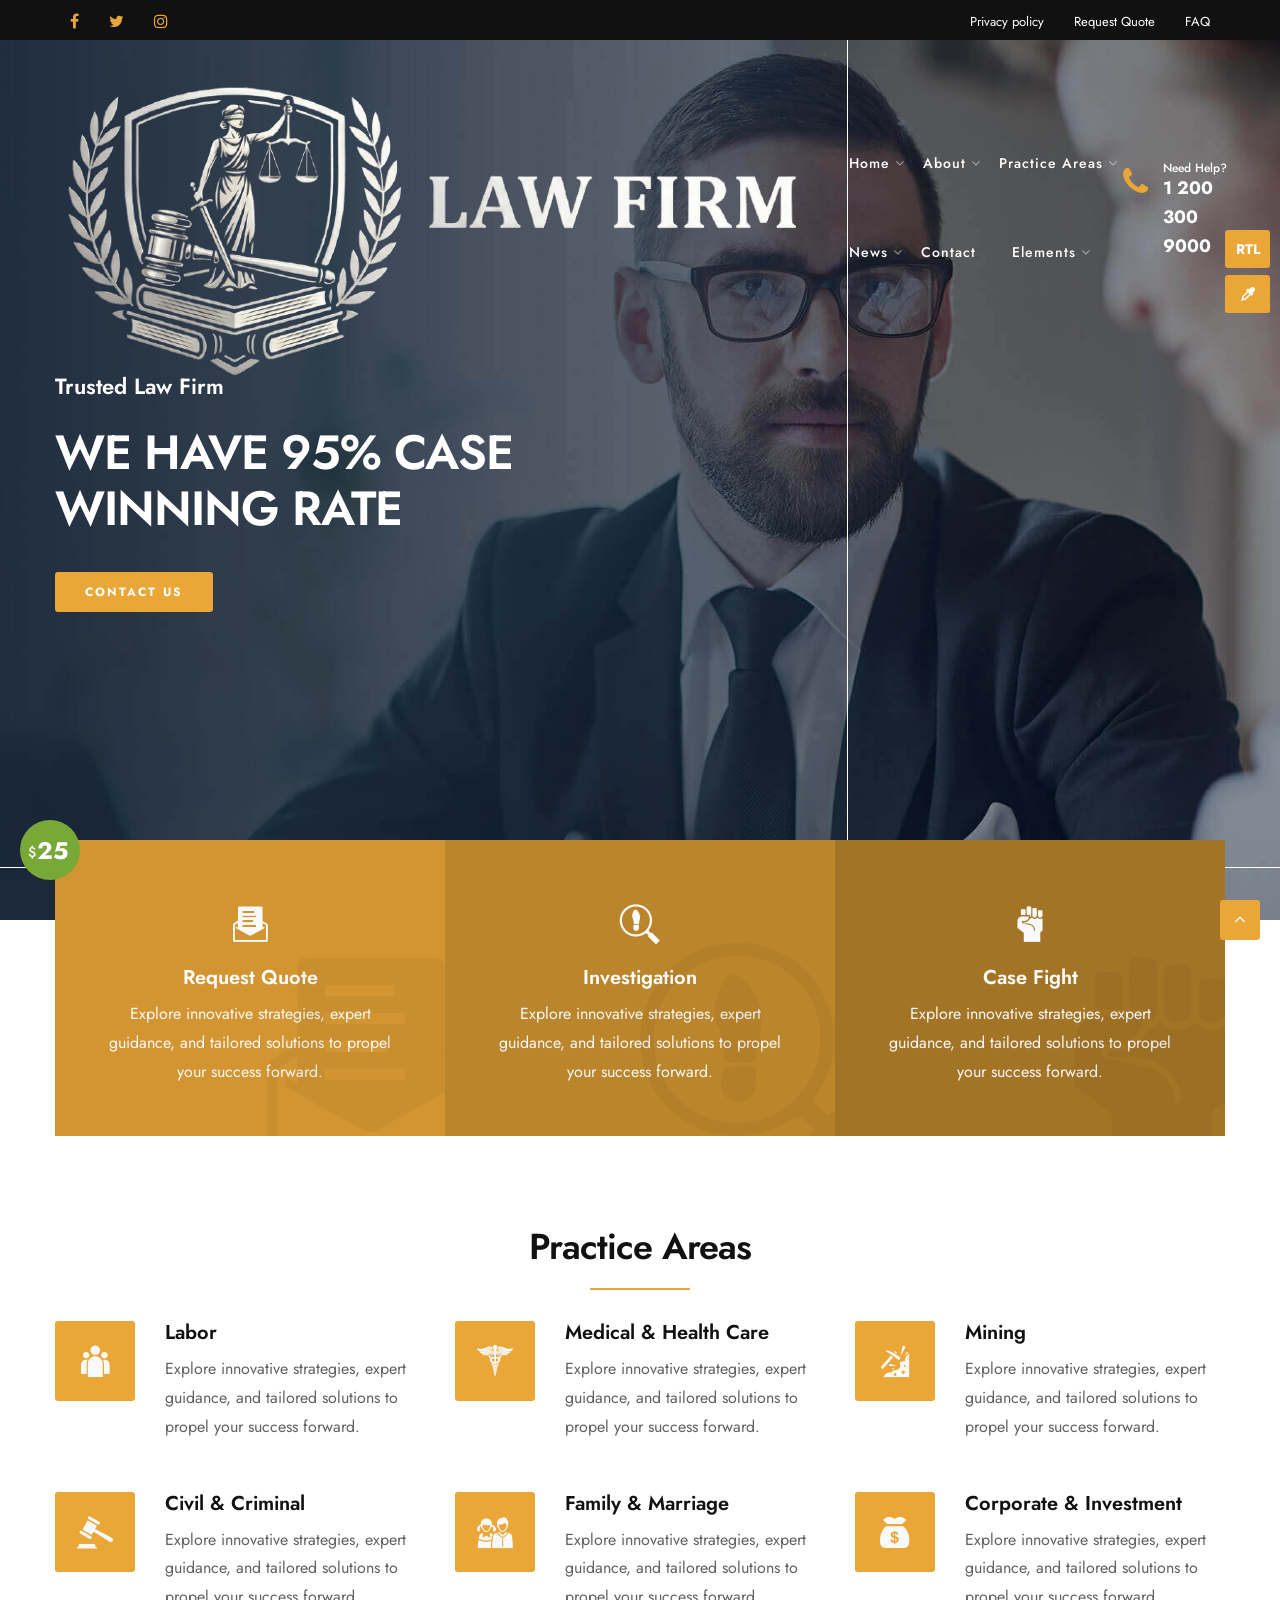
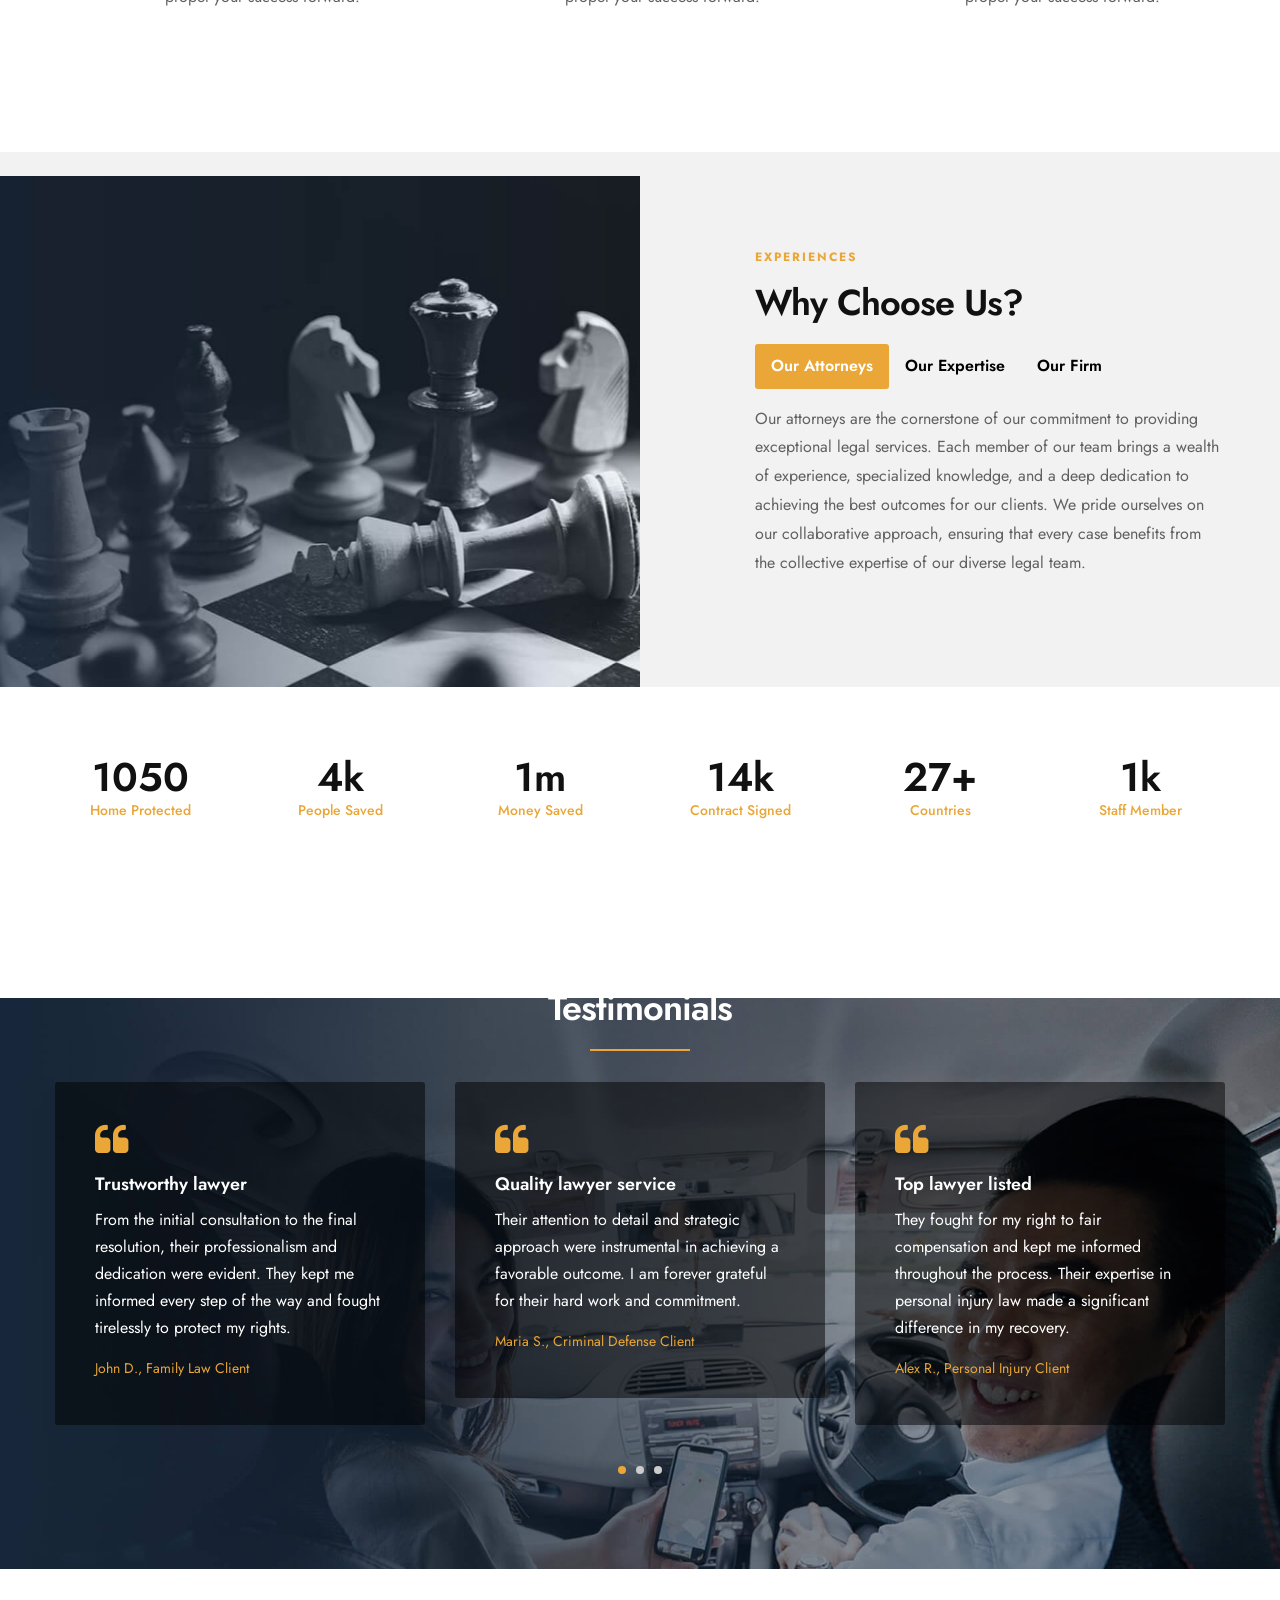
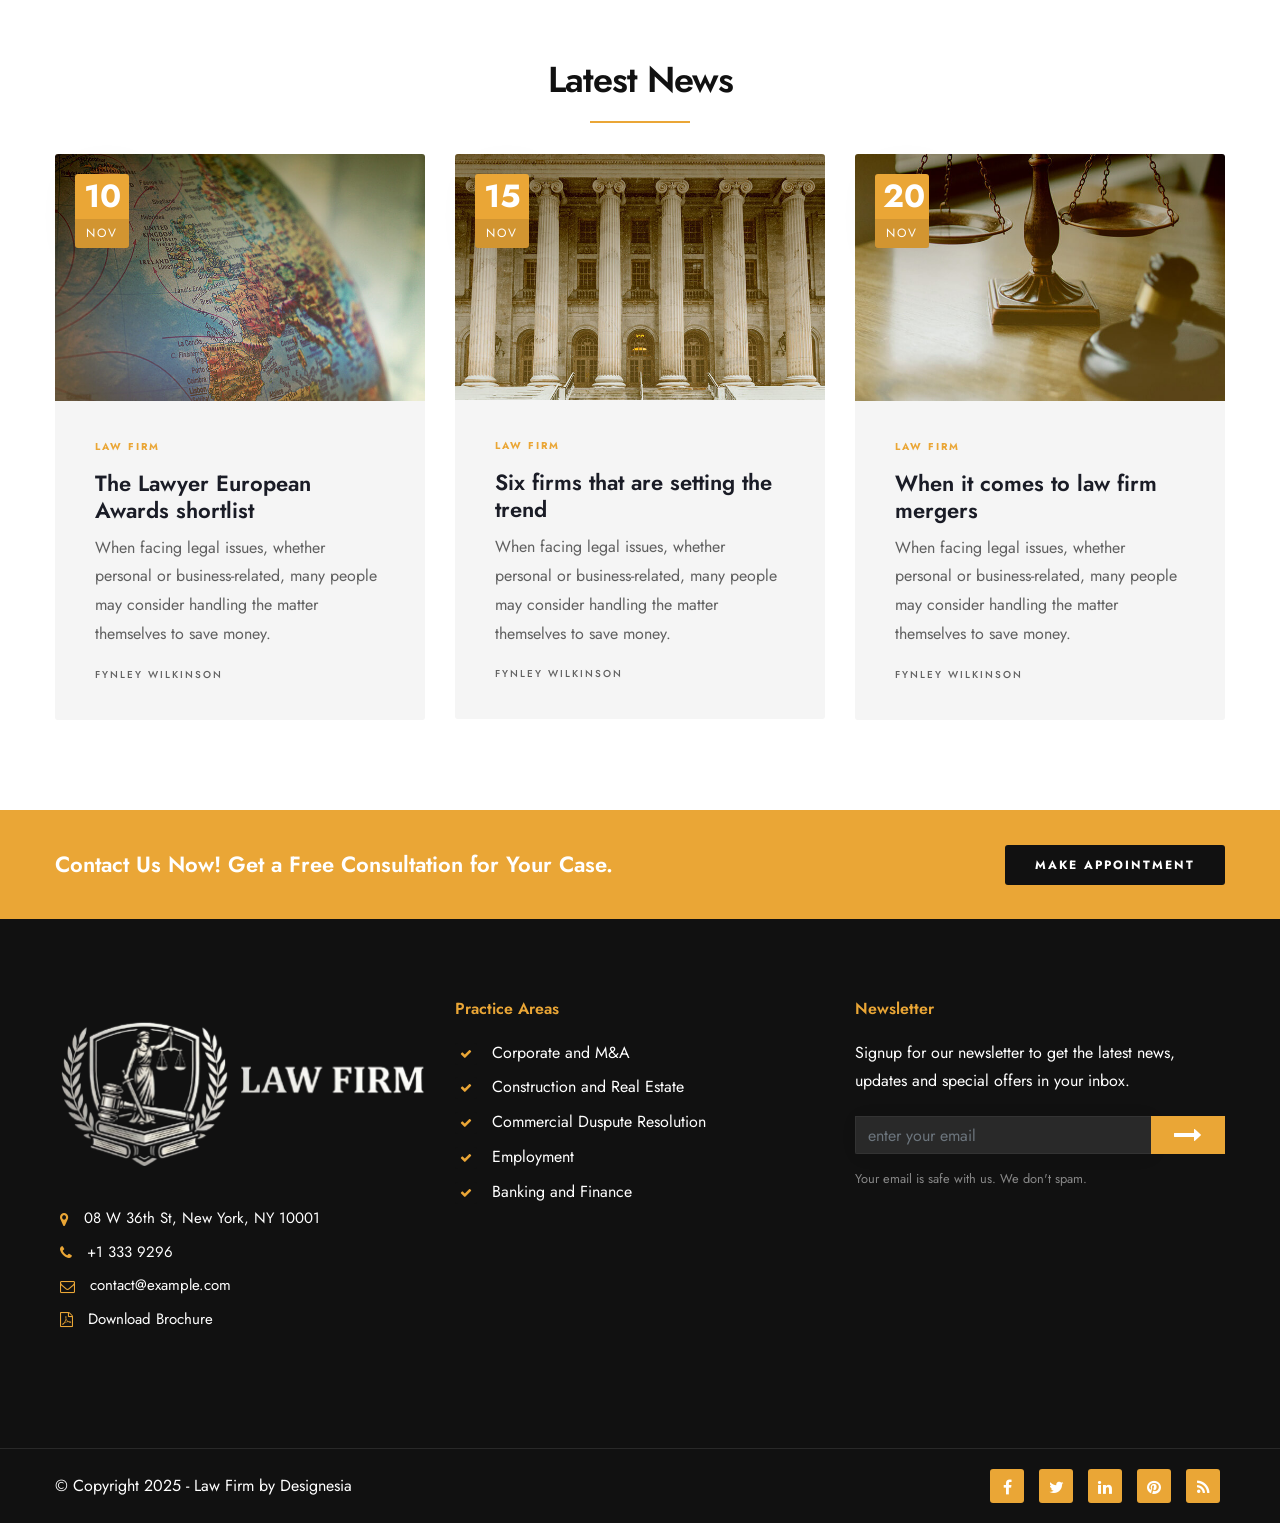
<file: index-4.html>
<!doctype html>
<html lang="en">


<!-- Mirrored from www.madebydesignesia.com/themes/Law Firm/index-4.html by HTTrack Website Copier/3.x [XR&CO'2014], Tue, 31 Mar 2026 12:18:12 GMT -->
<head>
    <meta charset="utf-8" />
    <title>Law Firm - Lawyer and Attorney Website Template</title>
    <link rel="icon" href="images/icon.png" type="image/gif" sizes="16x16">
    <meta content="width=device-width, initial-scale=1.0" name="viewport" />
    <meta content="Law Firm - Lawyer and Attorney Website Template" name="description" />
    <meta content="" name="keywords" />
    <meta content="" name="author" />
    
    <!-- CSS Files
    ================================================== -->
    <link id="bootstrap" href="css/bootstrap.min.css" rel="stylesheet" type="text/css" />
    <link id="bootstrap-grid" href="css/bootstrap-grid.min.css" rel="stylesheet" type="text/css" />
    <link id="bootstrap-reboot" href="css/bootstrap-reboot.min.css" rel="stylesheet" type="text/css" />
    <link href="css/animate.css" rel="stylesheet" type="text/css" />
    <link href="css/owl.carousel.css" rel="stylesheet" type="text/css" />
    <link href="css/owl.theme.css" rel="stylesheet" type="text/css" />
    <link href="css/owl.transitions.css" rel="stylesheet" type="text/css" />
    <link href="css/magnific-popup.css" rel="stylesheet" type="text/css" />
    <link href="css/jquery.countdown.css" rel="stylesheet" type="text/css" />
    <link href="css/style.css" rel="stylesheet" type="text/css" />
    <!-- color scheme -->
    <link id="colors" href="css/colors/scheme-01.css" rel="stylesheet" type="text/css" />
    <link href="css/coloring.css" rel="stylesheet" type="text/css" />
</head>

<body>
    <div id="wrapper">
        <div id="topbar" class="topbar-noborder">
            <div class="container">
                <div class="topbar-left sm-hide">
                    <span class="topbar-widget tb-social">
                        <a href="#"><i class="fa fa-facebook"></i></a>
                        <a href="#"><i class="fa fa-twitter"></i></a>
                        <a href="#"><i class="fa fa-instagram"></i></a>
                    </span>
                </div>
                <div class="topbar-right">
                    <div class="topbar-right">
                        <span class="topbar-widget"><a href="#">Privacy policy</a></span>
                        <span class="topbar-widget"><a href="#">Request Quote</a></span>
                        <span class="topbar-widget"><a href="#">FAQ</a></span>
                    </div>
                </div>
                <div class="clearfix"></div>
            </div>
        </div>
        <!-- header begin -->
        <header class="transparent scroll-light">
            <div class="container">
                <div class="row">
                    <div class="col-md-12">
                        <div class="de-flex sm-pt10">
                            <div class="de-flex-col">
                                <!-- logo begin -->
                                <div id="logo">
                                    <a href="index.html">
                                        <img alt="" class="logo" src="images/logo-light.png" />
                                        <img alt="" class="logo-2" src="images/logo.png" />
                                    </a>
                                </div>
                                <!-- logo close -->
                            </div>
                            <div class="de-flex-col header-col-mid">
                                <!-- mainmenu begin -->
                                <ul id="mainmenu">
                                    <li><a href="index.html">Home</a>
                                        <ul>
                                            <li><a href="index-9.html"><b>New</b> Homepage 9</a></li>
                                            <li><a href="index-8.html"><b>New</b> Homepage 8</a></li>
                                            <li><a href="index.html">Homepage 1</a></li>
                                            <li><a href="index-2.html">Homepage 2</a></li>
                                            <li><a href="index-3.html">Homepage 3</a></li>
                                            <li><a href="index-4.html">Homepage 4</a></li>
                                            <li><a href="index-5.html">Homepage 5</a></li>
                                            <li><a href="index-6.html">Homepage 6</a></li> 
                                            <li><a href="index-7.html">Homepage 7</a></li>                                           
                                            <li><a href="index-onepage.html">Onepage</a></li>
                                        </ul>
                                    </li>
                                    <li><a href="about.html">About</a>
                                        <ul>
                                            <li><a href="about.html">About Us</a></li>
                                            <li><a href="team.html">The Team</a></li>
                                            <li><a href="faq.html">FAQ</a></li>
                                        </ul>
                                    </li>
                                    <li><a href="practice-areas.html">Practice Areas</a>
                                        <ul>
                                            <li><a href="practice-areas-4.html"><b>New</b>Practice Areas 4</a></li>
                                            <li><a href="practice-areas.html">Practice Areas 1</a></li>
                                            <li><a href="practice-areas-2.html">Practice Areas 2</a></li>
                                            <li><a href="practice-areas-3.html">Practice Areas 3</a></li>
                                        </ul>
                                    </li>
                                    <li><a href="news.html">News</a>
                                        <ul>
                                            <li><a href="news.html">News List</a></li>
                                            <li><a href="news-single.html">News Single</a></li>
                                        </ul>
                                    </li>
                                    <li><a href="contact.html">Contact</a></li>
                                     <li><a href="#">Elements</a>
                                        <ul>
                                            <li><a href="accordion.html">Accordion</a></li>
                                            <li><a href="alerts.html">Alerts</a></li>
                                            <li><a href="counters.html">Counters</a></li>
                                            <li><a href="faq.html">FAQ</a></li>
                                            <li><a href="gallery.html">Gallery</a></li>
                                            <li><a href="icon-set-1.html">Icon Set 1</a></li>
                                            <li><a href="modal.html">Modal</a></li>
                                            <li><a href="progress-bar.html">Progress Bar</a></li>
                                            <li><a href="tabs.html">Tabs</a></li>
                                            <li><a href="testimonials.html">Testimonials</a></li>
                                        </ul>
                                    </li>
                                </ul>
                                <!-- mainmenu close -->
                            </div>
                            <div class="de-flex-col">
                                <div class="h-phone md-hide"><span>Need&nbsp;Help?</span><i class="fa fa-phone"></i> 1 200 300 9000</div>
                                <span id="menu-btn"></span>
                            </div>
                        </div>
                    </div>
                </div>
            </div>
        </header>
        <!-- header close -->
        <!-- content begin -->
        <div class="no-bottom no-top" id="content">
            <div id="top"></div>
            <section aria-label="section" class="jarallax vh-100 no-padding text-light">
                <img src="images/background/6.jpg" class="jarallax-img" alt="">
                <div class="v-center">
                    <div class="container">
                        <div class="row align-items-center">
                            <div class="col-lg-6">
                                <h3 class="wow fadeInUp" data-wow-delay=".4s">Trusted Law Firm</h3>
                                <h1 class="wow fadeInUp text-uppercase" data-wow-delay=".6s">We Have 95% Case Winning Rate</h1>
                                <div class="spacer-20"></div>
                                <a class="btn-custom wow fadeInUp" data-wow-delay="1s" href="contact.html">Contact Us</a>
                            </div>
                        </div>
                    </div>
                </div>
            </section>
            <section class="no-top relative text-light">
                <div class="container">
                    <div class="row bg-color no-gutters mt-100">
                        <div class="col-lg-4 col-md-6">
                            <div class="feature-box f-boxed style-3 text-center" data-bgcolor="rgba(0,0,0,.1)">
                                <i class="icofont-letter"></i>
                                <div class="text">
                                    <h4>Request Quote</h4>
                                    Explore innovative strategies, expert guidance, and tailored solutions to propel your success forward. 
                                </div>
                                <i class="wm icofont-letter"></i>
                            </div>
                        </div>
                        <div class="col-lg-4 col-md-6">
                            <div class="feature-box f-boxed style-3 text-center" data-bgcolor="rgba(0,0,0,.2)">
                                <i class="icofont-investigation"></i>
                                <div class="text">
                                    <h4>Investigation</h4>
                                    Explore innovative strategies, expert guidance, and tailored solutions to propel your success forward. 
                                </div>
                                <i class="wm icofont-investigation"></i>
                            </div>
                        </div>
                        <div class="col-lg-4 col-md-6">
                            <div class="feature-box f-boxed style-3 text-center" data-bgcolor="rgba(0,0,0,.3)">
                                <i class="icofont-hand-power"></i>
                                <div class="text">
                                    <h4>Case Fight</h4>
                                    Explore innovative strategies, expert guidance, and tailored solutions to propel your success forward. 
                                </div>
                                <i class="wm icofont-hand-power"></i>
                            </div>
                        </div>
                    </div>
                </div>
            </section>
            <section class="no-top">
                <div class="container">
                    <div class="row">
                        <div class="col-lg-12">
                            <div class="text-center">
                                <h2>Practice Areas</h2>
                                <div class="small-border"></div>
                            </div>
                        </div>
                        <div class="col-lg-4 col-md-6 mb30">
                            <div class="f-box f-icon-left f-icon-rounded">
                                <i class="icofont-group bg-color text-light"></i>
                                <div class="fb-text">
                                    <h4>Labor</h4>
                                    <p>Explore innovative strategies, expert guidance, and tailored solutions to propel your success forward. 
                                    </p>
                                </div>
                            </div>
                        </div>
                        <div class="col-lg-4 col-md-6 mb30">
                            <div class="f-box f-icon-left f-icon-rounded">
                                <i class="icofont-medical-sign-alt bg-color text-light"></i>
                                <div class="fb-text">
                                    <h4>Medical &amp; Health Care</h4>
                                    <p>Explore innovative strategies, expert guidance, and tailored solutions to propel your success forward. 
                                    </p>
                                </div>
                            </div>
                        </div>
                        <div class="col-lg-4 col-md-6 mb30">
                            <div class="f-box f-icon-left f-icon-rounded">
                                <i class="icofont-mining bg-color text-light"></i>
                                <div class="fb-text">
                                    <h4>Mining</h4>
                                    <p>Explore innovative strategies, expert guidance, and tailored solutions to propel your success forward. 
                                    </p>
                                </div>
                            </div>
                        </div>
                        <div class="col-lg-4 col-md-6 mb30">
                            <div class="f-box f-icon-left f-icon-rounded">
                                <i class="icofont-law-order bg-color text-light"></i>
                                <div class="fb-text">
                                    <h4>Civil &amp; Criminal</h4>
                                    <p>Explore innovative strategies, expert guidance, and tailored solutions to propel your success forward. 
                                    </p>
                                </div>
                            </div>
                        </div>
                        <div class="col-lg-4 col-md-6 mb30">
                            <div class="f-box f-icon-left f-icon-rounded">
                                <i class="icofont-group-students bg-color text-light"></i>
                                <div class="fb-text">
                                    <h4>Family &amp; Marriage</h4>
                                    <p>Explore innovative strategies, expert guidance, and tailored solutions to propel your success forward. 
                                    </p>
                                </div>
                            </div>
                        </div>
                        <div class="col-lg-4 col-md-6 mb30">
                            <div class="f-box f-icon-left f-icon-rounded">
                                <i class="icofont-money bg-color text-light"></i>
                                <div class="fb-text">
                                    <h4>Corporate &amp; Investment</h4>
                                    <p>Explore innovative strategies, expert guidance, and tailored solutions to propel your success forward. 
                                    </p>
                                </div>
                            </div>
                        </div>
                    </div>
                </div>
            </section>
            <section data-bgcolor="#f2f2f2">
                <div class="container">
                    <div class="row align-items-center">
                        <div class="col-lg-5 offset-lg-7">
                            <span class="p-title">Experiences</span><br>
                            <h2>
                                Why Choose Us?
                            </h2>
                            <ul class="nav nav-pills mb-3" id="pills-tab" role="tablist">
                                <li class="nav-item">
                                    <a class="nav-link active" id="pills-home-tab" data-toggle="pill" href="#pills-home" role="tab" aria-controls="pills-home" aria-selected="true">Our Attorneys</a>
                                </li>
                                <li class="nav-item">
                                    <a class="nav-link" id="pills-profile-tab" data-toggle="pill" href="#pills-profile" role="tab" aria-controls="pills-profile" aria-selected="false">Our Expertise</a>
                                </li>
                                <li class="nav-item">
                                    <a class="nav-link" id="pills-contact-tab" data-toggle="pill" href="#pills-contact" role="tab" aria-controls="pills-contact" aria-selected="false">Our Firm</a>
                                </li>
                            </ul>
                            <div class="tab-content" id="pills-tabContent">
                                <div class="tab-pane fade show active" id="pills-home" role="tabpanel" aria-labelledby="pills-home-tab">
                                    <p>Our attorneys are the cornerstone of our commitment to providing exceptional legal services. Each member of our team brings a wealth of experience, specialized knowledge, and a deep dedication to achieving the best outcomes for our clients. We pride ourselves on our collaborative approach, ensuring that every case benefits from the collective expertise of our diverse legal team.</p>
                                </div>
                                <div class="tab-pane fade" id="pills-profile" role="tabpanel" aria-labelledby="pills-profile-tab">
                                    <p>We brings extensive experience and specialized knowledge to a wide range of legal practice areas. We are dedicated to providing top-tier legal services, tailored to meet the unique needs of each client. Whether you're facing a personal legal challenge or require sophisticated business counsel, our attorneys are here to guide you with unparalleled expertise and unwavering commitment.</p>
                                </div>
                                <div class="tab-pane fade" id="pills-contact" role="tabpanel" aria-labelledby="pills-contact-tab">
                                    <p>We are dedicated to providing exceptional legal services tailored to meet the unique needs of our clients. Our firm is built on a foundation of integrity, professionalism, and a commitment to excellence. Whether you're facing a personal legal challenge or require sophisticated business counsel, our team of experienced attorneys is here to guide you through every step of the legal process.</p>
                                </div>
                            </div>
                        </div>
                    </div>
                </div>
                <div class="jarallax image-container col-md-6 pull-right">
                    <img src="images/background/10.jpg" class="jarallax-img" alt="">
                </div>
            </section>
            <section id="section-fun-facts" class="pt60 pb60">
                <div class="container">
                    <div class="row text-center">
                        <div class="col-lg-2 col-md-3 wow fadeInUp mb-sm-30" data-wow-delay="0s">
                            <div class="de_count">
                                <h3><span class="timer" data-to="4500" data-speed="3000">0</span></h3>
                                <h5 class="id-color">Home Protected</h5>
                            </div>
                        </div>
                        <div class="col-lg-2 col-md-3 wow fadeInUp mb-sm-30" data-wow-delay=".25s">
                            <div class="de_count">
                                <h3><span class="timer" data-to="16" data-speed="3000">0</span>k</h3>
                                <h5 class="id-color">People Saved</h5>
                            </div>
                        </div>
                        <div class="col-lg-2 col-md-3 wow fadeInUp mb-sm-30" data-wow-delay=".4s">
                            <div class="de_count">
                                <h3><span class="timer" data-to="4" data-speed="3000">0</span>m</h3>
                                <h5 class="id-color">Money Saved</h5>
                            </div>
                        </div>
                        <div class="col-lg-2 col-md-3 wow fadeInUp mb-sm-30" data-wow-delay=".6s">
                            <div class="de_count">
                                <h3><span class="timer" data-to="52" data-speed="3000">0</span>k</h3>
                                <h5 class="id-color">Contract Signed</h5>
                            </div>
                        </div>
                        <div class="col-lg-2 col-md-3 wow fadeInUp mb-sm-30" data-wow-delay=".8s">
                            <div class="de_count">
                                <h3><span class="timer" data-to="100" data-speed="3000">0</span>+</h3>
                                <h5 class="id-color">Countries</h5>
                            </div>
                        </div>
                        <div class="col-lg-2 col-md-3 wow fadeInUp mb-sm-30" data-wow-delay="1s">
                            <div class="de_count">
                                <h3><span class="timer" data-to="2" data-speed="3000">2</span>k</h3>
                                <h5 class="id-color">Staff Member</h5>
                            </div>
                        </div>
                    </div>
                </div>
            </section>
            <section aria-label="section" class="jarallax text-light">
                <img src="images/background/7.jpg" class="jarallax-img" alt="">
                <div class="container">
                    <div class="row">
                        <div class="col-lg-12">
                            <div class="text-center text-light">
                                <h2>Testimonials</h2>
                                <div class="small-border"></div>
                            </div>
                            <div class="owl-carousel owl-theme" id="testimonial-carousel">
                                <div class="item">
                                    <div class="de_testi opt-2 review">
                                        <blockquote>
                                            <i class="fa fa-quote-left id-color"></i>
                                            <h3>Trustworthy lawyer</h3>
                                            <p>From the initial consultation to the final resolution, their professionalism and dedication were evident. They kept me informed every step of the way and fought tirelessly to protect my rights. </p>
                                            <div class="de_testi_by"><span>John D., Family Law Client</span></div>
                                        </blockquote>
                                    </div>
                                </div>
                                <div class="item">
                                    <div class="de_testi opt-2 review">
                                        <blockquote>
                                            <i class="fa fa-quote-left id-color"></i>
                                            <h3>Quality lawyer service</h3>
                                            <p>Their attention to detail and strategic approach were instrumental in achieving a favorable outcome. I am forever grateful for their hard work and commitment.</p>
                                            <div class="de_testi_by"><span>Maria S., Criminal Defense Client</span></div>
                                        </blockquote>
                                    </div>
                                </div>
                                <div class="item">
                                    <div class="de_testi opt-2 review">
                                        <blockquote>
                                            <i class="fa fa-quote-left id-color"></i>
                                            <h3>Top lawyer listed</h3>
                                            <p>They fought for my right to fair compensation and kept me informed throughout the process. Their expertise in personal injury law made a significant difference in my recovery.</p>
                                            <div class="de_testi_by"><span>Alex R., Personal Injury Client</span></div>
                                        </blockquote>
                                    </div>
                                </div>
                                <div class="item">
                                    <div class="de_testi opt-2 review">
                                        <blockquote>
                                            <i class="fa fa-quote-left id-color"></i>
                                            <h3>Great services</h3>
                                            <p>They provided clear guidance on complicated issues. Their practical advice and thorough understanding of business law have been invaluable to my company's success.</p>
                                            <div class="de_testi_by"><span>Samantha T., Business Law Client</span></div>
                                        </blockquote>
                                    </div>
                                </div>
                                <div class="item">
                                    <div class="de_testi opt-2 review">
                                        <blockquote>
                                            <i class="fa fa-quote-left id-color"></i>
                                            <h3>Highly recommend</h3>
                                            <p>The attorneys took the time to understand my concerns and crafted a comprehensive plan that gave me peace of mind. Their knowledge and professionalism were excellent.</p>
                                            <div class="de_testi_by"><span>Edward L., Estate Planning Client</span></div>
                                        </blockquote>
                                    </div>
                                </div>
                                <div class="item">
                                    <div class="de_testi opt-2 review">
                                        <blockquote>
                                            <i class="fa fa-quote-left id-color"></i>
                                            <h3>Excellent support</h3>
                                            <p> They handled the negotiations and litigation with skill and ensured my interests were protected. I was impressed with their responsiveness and dedication to my case.</p>
                                            <div class="de_testi_by"><span>Linda W., Real Estate Law Client</span></div>
                                        </blockquote>
                                    </div>
                                </div>
                                <div class="item">
                                    <div class="de_testi opt-2 review">
                                        <blockquote>
                                            <i class="fa fa-quote-left id-color"></i>
                                            <h3>Reliable lawyer</h3>
                                            <p>The attorneys were incredibly knowledgeable and provided practical solutions that resolved the conflict efficiently. Their expertise in employment law is unparalleled.</p>
                                            <div class="de_testi_by"><span>Michael B., Employment Law Client</span></div>
                                        </blockquote>
                                    </div>
                                </div>
                                <div class="item">
                                    <div class="de_testi opt-2 review">
                                        <blockquote>
                                            <i class="fa fa-quote-left id-color"></i>
                                            <h3>Five-star services</h3>
                                            <p>Their thorough investigation and compelling defense in court resulted in a not-guilty verdict. I am eternally grateful for their expert legal representation.</p>
                                            <div class="de_testi_by"><span>David P., Criminal Defense Client</span></div>
                                        </blockquote>
                                    </div>
                                </div>
                            </div>
                        </div>
                    </div>
                </div>
            </section>
            <section aria-label="section">
                <div class="container">
                    <div class="row">
                        <div class="col-md-12">
                            <div class="text-center">
                                <h2>Latest News</h2>
                                <div class="small-border"></div>
                            </div>
                        </div>
                    </div>
                    <div class="row">
                        <div class="col-lg-4 col-md-6">
                            <div class="bloglist item">
                                <div class="post-content">
                                    <div class="date-box">
                                        <div class="m">10</div>
                                        <div class="d">NOV</div>
                                    </div>
                                    <div class="post-image">
                                        <img alt="" src="images/news/1.jpg">
                                    </div>
                                    <div class="post-text">
                                        <span class="p-tagline">Law Firm</span>
                                        <h4><a href="news-single.html">The Lawyer European Awards shortlist<span></span></a></h4>
                                        <p>When facing legal issues, whether personal or business-related, many people may consider handling the matter themselves to save money.</p>
                                        <span class="p-author">Fynley Wilkinson</span>
                                    </div>
                                </div>
                            </div>
                        </div>
                        <div class="col-lg-4 col-md-6">
                            <div class="bloglist item">
                                <div class="post-content">
                                    <div class="date-box">
                                        <div class="m">15</div>
                                        <div class="d">NOV</div>
                                    </div>
                                    <div class="post-image">
                                        <img alt="" src="images/news/2.jpg">
                                    </div>
                                    <div class="post-text">
                                        <span class="p-tagline">Law Firm</span>
                                        <h4><a href="news-single.html">Six firms that are setting the trend<span></span></a></h4>
                                        <p>When facing legal issues, whether personal or business-related, many people may consider handling the matter themselves to save money.</p>
                                        <span class="p-author">Fynley Wilkinson</span>
                                    </div>
                                </div>
                            </div>
                        </div>
                        <div class="col-lg-4 col-md-6">
                            <div class="bloglist item">
                                <div class="post-content">
                                    <div class="date-box">
                                        <div class="m">20</div>
                                        <div class="d">NOV</div>
                                    </div>
                                    <div class="post-image">
                                        <img alt="" src="images/news/3.jpg">
                                    </div>
                                    <div class="post-text">
                                        <span class="p-tagline">Law Firm</span>
                                        <h4><a href="news-single.html">When it comes to law firm mergers<span></span></a></h4>
                                        <p>When facing legal issues, whether personal or business-related, many people may consider handling the matter themselves to save money.</p>
                                        <span class="p-author">Fynley Wilkinson</span>
                                    </div>
                                </div>
                            </div>
                        </div>
                    </div>
                </div>
            </section>
            <section class="pt40 pb40 bg-color text-light">
                <div class="container">
                    <div class="row align-items-center">
                        <div class="col-md-8 mb-sm-30 text-lg-start text-sm-center">
                            <h3 class="no-bottom">Contact Us Now! Get a Free Consultation for Your Case.</h3>
                        </div>
                        <div class="col-md-4 text-lg-end rtl-lg-start text-sm-center">
                            <a href="#" class="btn-custom btn-black light">Make Appointment</a>
                        </div>
                    </div>
                </div>
            </section>
        </div>
        <!-- content close -->
        <a href="#" id="back-to-top"></a>
        <!-- footer begin -->
        <footer>
            <div class="container">
                <div class="row">
                    <div class="col-lg-4">
                        <div class="widget">
                            <a href="index.html"><img alt="" class="img-fluid mb20" src="images/logo-light.png"></a>
                            <address class="s1">
                                <span><i class="id-color fa fa-map-marker fa-lg"></i>08 W 36th St, New York, NY 10001</span>
                                <span><i class="id-color fa fa-phone fa-lg"></i>+1 333 9296</span>
                                <span><i class="id-color fa fa-envelope-o fa-lg"></i><a href="mailto:contact@example.com">contact@example.com</a></span>
                                <span><i class="id-color fa fa-file-pdf-o fa-lg"></i><a href="#">Download Brochure</a></span>
                            </address>
                        </div>
                    </div>
                    <div class="col-md-4">
                        <h5 class="id-color mb20">Practice Areas</h5>
                        <ul class="ul-style-2">
                            <li>Corporate and M&A</li>
                            <li>Construction and Real Estate</li>
                            <li>Commercial Duspute Resolution</li>
                            <li>Employment</li>
                            <li>Banking and Finance</li>
                        </ul>
                    </div>
                    <div class="col-lg-4">
                        <div class="widget">
                            <h5 class="id-color">Newsletter</h5>
                            <p>Signup for our newsletter to get the latest news, updates and special offers in your inbox.</p>
                            <form action="https://www.madebydesignesia.com/themes/Law Firm/blank.php" class="row" id="form_subscribe" method="post" name="form_subscribe">
                                <div class="col text-center">
                                    <input class="form-control" id="name_1" name="name_1" placeholder="enter your email" type="text" /> <a href="#" id="btn-submit"><i class="fa fa-long-arrow-right"></i></a>
                                    <div class="clearfix"></div>
                                </div>
                            </form>
                            <div class="spacer-10"></div>
                            <small>Your email is safe with us. We don't spam.</small>
                        </div>
                    </div>
                </div>
            </div>
            <div class="subfooter">
                <div class="container">
                    <div class="row g-4 align-items-center">
                        <div class="col-lg-6">
                            &copy; Copyright 2025 - Law Firm by Designesia
                        </div>
                        <div class="col-lg-6 text-lg-end">
                            <div class="social-icons">
                                <a href="#"><i class="fa fa-facebook fa-lg"></i></a>
                                <a href="#"><i class="fa fa-twitter fa-lg"></i></a>
                                <a href="#"><i class="fa fa-linkedin fa-lg"></i></a>
                                <a href="#"><i class="fa fa-pinterest fa-lg"></i></a>
                                <a href="#"><i class="fa fa-rss fa-lg"></i></a>
                            </div>
                        </div>
                    </div>
                </div>
            </div>
        </footer>
        <!-- footer close -->
        <div id="preloader">
            <div class="spinner">
                <div class="bounce1"></div>
                <div class="bounce2"></div>
                <div class="bounce3"></div>
            </div>
        </div>
    </div>
    <div id="selector">
        <div id="demo-rtl" class="sc-opt">
            <div class="sc-icon">RTL</div><span class="sc-val">Click to Enable</span>
        </div>
        <div class="sc-opt sc-mt">
            <div class="sc-icon"><i class="fa fa-eyedropper"></i></div>
            <span class="opt tc1" data-color="scheme-01"></span>
            <span class="opt tc2" data-color="scheme-02"></span>
            <span class="opt tc3" data-color="scheme-03"></span>
            <span class="opt tc4" data-color="scheme-04"></span>
            <span class="opt tc5" data-color="scheme-05"></span>
            <span class="opt tc6" data-color="scheme-06"></span>
            <span class="opt tc7" data-color="scheme-07"></span>
        </div>
    </div>
    <div id="purchase-now">
        <a href="https://themeforest.net/cart/add_items?ref=designesia&amp;item_ids=29485331"><span>$</span>25</a>
        <div class="pn-hover">Buy Now</div>
    </div>
    <!-- Javascript Files
    ================================================== -->
    <script src="js/jquery.min.js"></script>
    <script src="js/bootstrap.min.js"></script>
    <script src="js/wow.min.js"></script>
    <script src="js/jquery.isotope.min.js"></script>
    <script src="js/easing.js"></script>
    <script src="js/lenis.js"></script>
    <script src="js/owl.carousel.js"></script>
    <script src="js/validation.js"></script>
    <script src="js/jquery.magnific-popup.min.js"></script>
    <script src="js/enquire.min.js"></script>
    <script src="js/jquery.stellar.min.js"></script>
    <script src="js/jquery.plugin.js"></script>
    <script src="js/typed.js"></script>
    <script src="js/jarallax.js"></script>
    <script src="js/jquery.countTo.js"></script>
    <script src="js/jquery.countdown.js"></script>
    <script src="js/typed.js"></script>
    <script src="js/jarallax.js"></script>
    <script src="js/designesia.js"></script>
</body>


<!-- Mirrored from www.madebydesignesia.com/themes/Law Firm/index-4.html by HTTrack Website Copier/3.x [XR&CO'2014], Tue, 31 Mar 2026 12:18:13 GMT -->
</html>
</file>
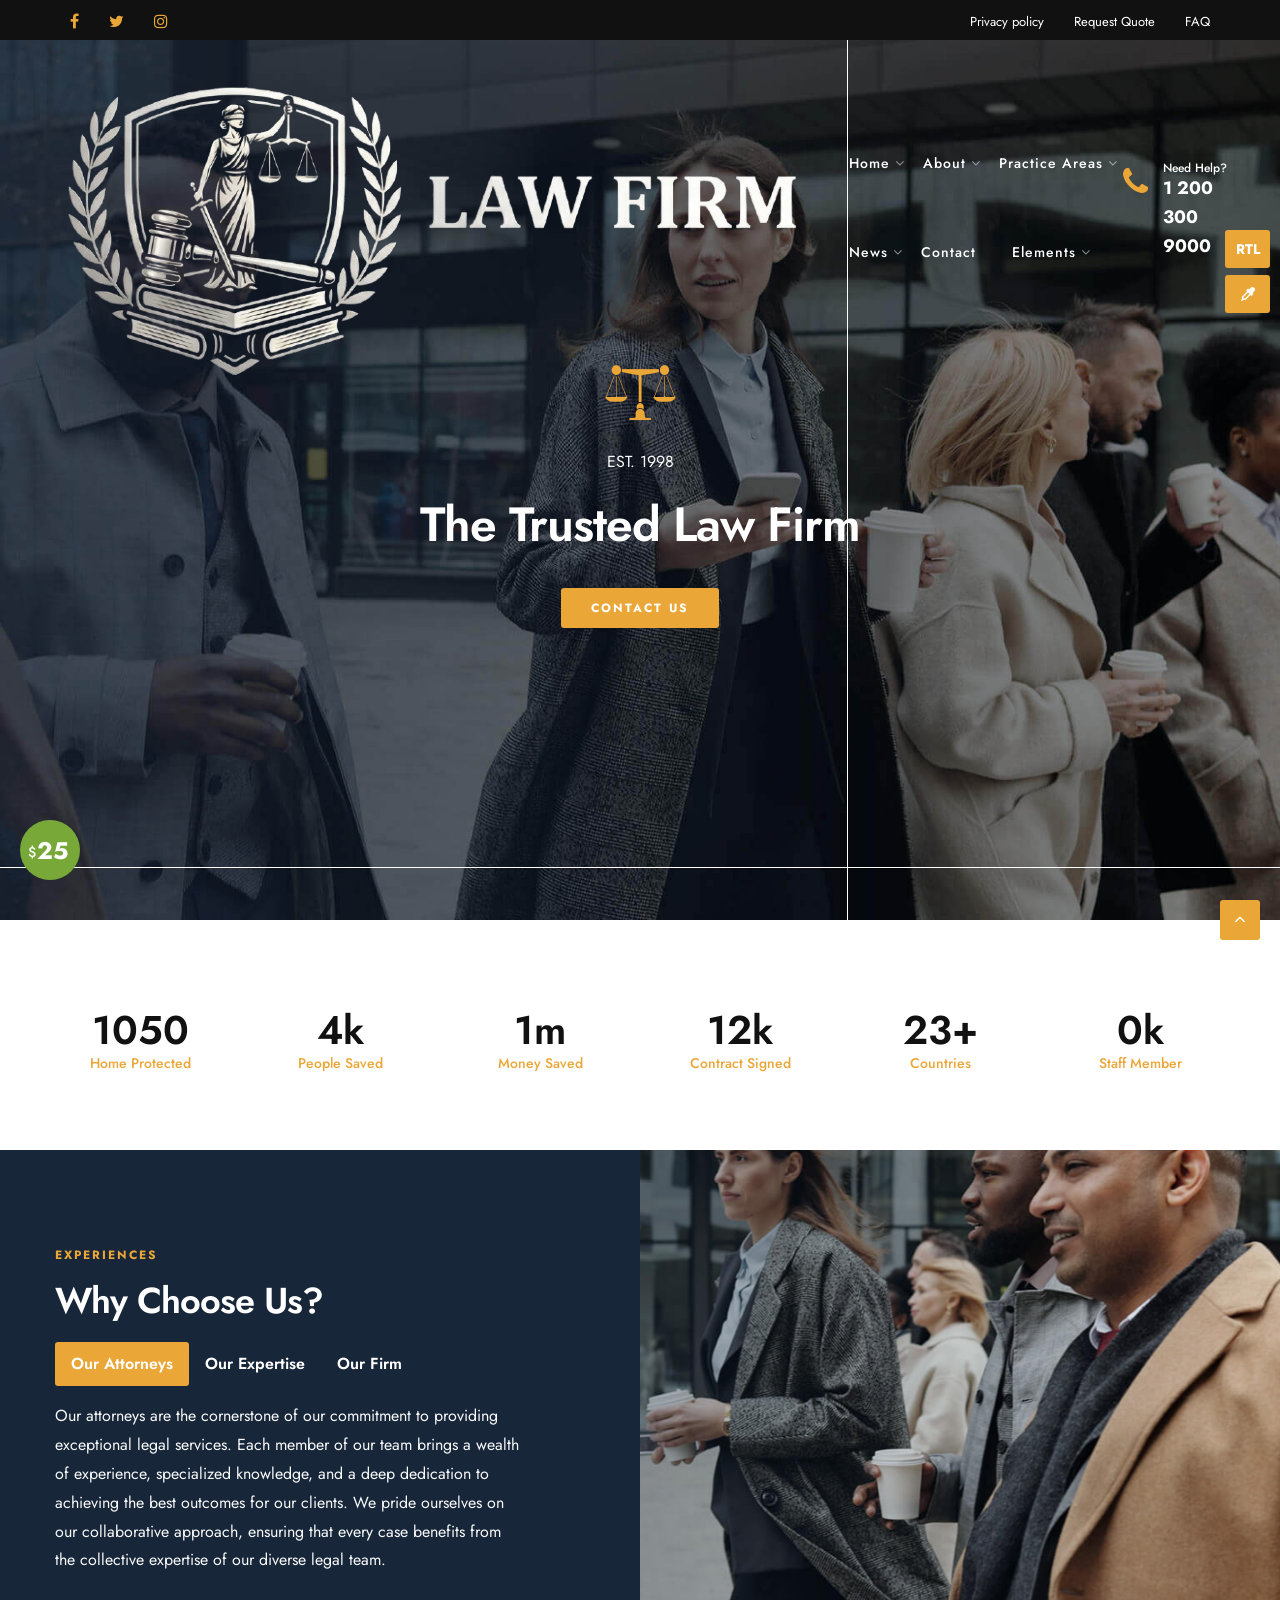
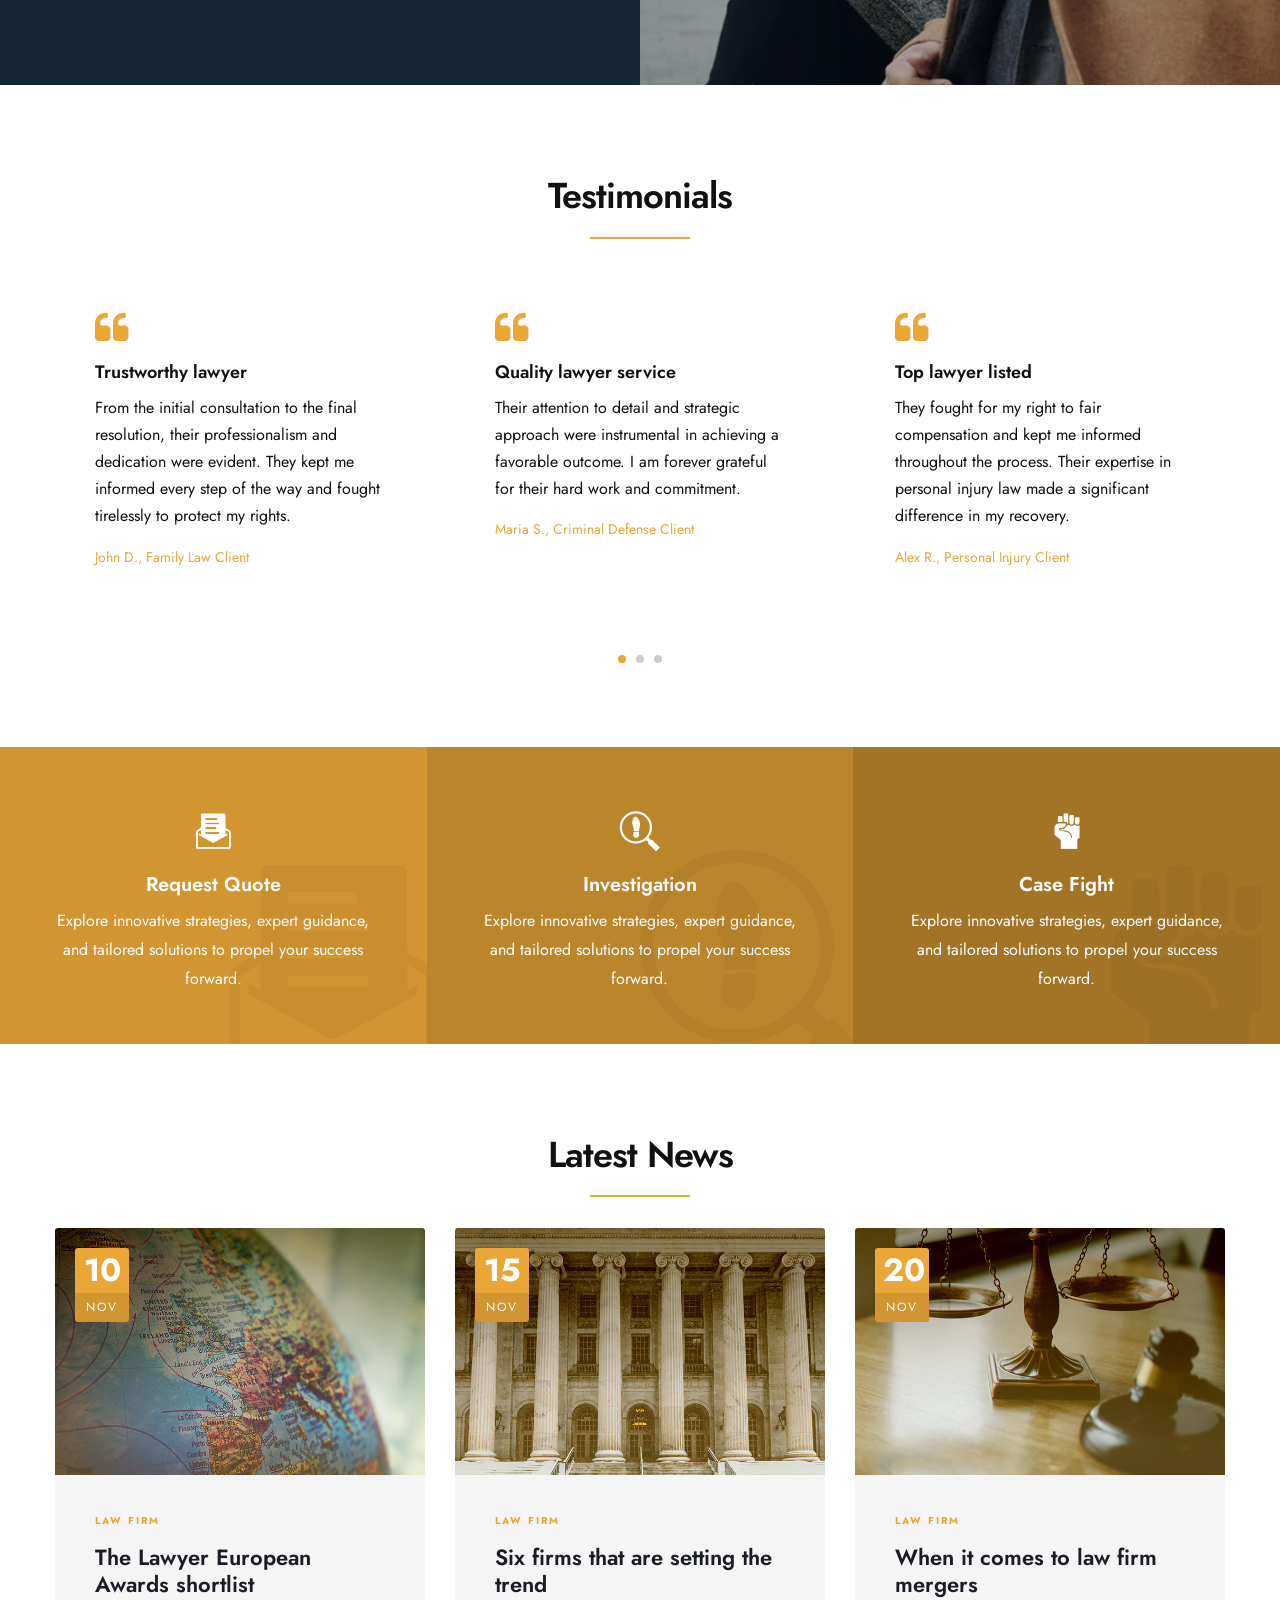
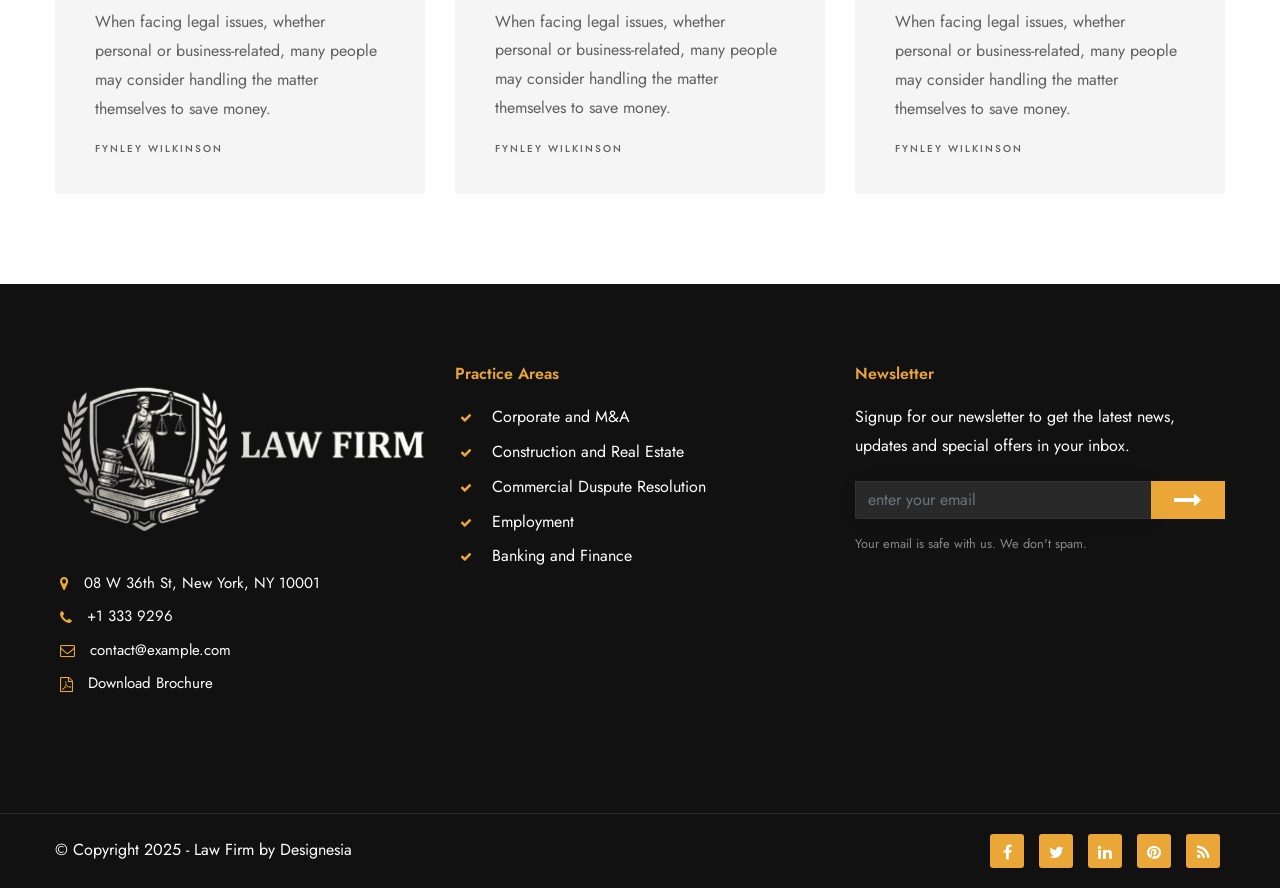
<file: index-5.html>
<!doctype html>
<html lang="en">


<!-- Mirrored from www.madebydesignesia.com/themes/Law Firm/index-5.html by HTTrack Website Copier/3.x [XR&CO'2014], Tue, 31 Mar 2026 12:18:13 GMT -->
<head>
    <meta charset="utf-8" />
    <title>Law Firm - Lawyer and Attorney Website Template</title>
    <link rel="icon" href="images/icon.png" type="image/gif" sizes="16x16">
    <meta content="width=device-width, initial-scale=1.0" name="viewport" />
    <meta content="Law Firm - Lawyer and Attorney Website Template" name="description" />
    <meta content="" name="keywords" />
    <meta content="" name="author" />
    
    <!-- CSS Files
    ================================================== -->
    <link id="bootstrap" href="css/bootstrap.min.css" rel="stylesheet" type="text/css" />
    <link id="bootstrap-grid" href="css/bootstrap-grid.min.css" rel="stylesheet" type="text/css" />
    <link id="bootstrap-reboot" href="css/bootstrap-reboot.min.css" rel="stylesheet" type="text/css" />
    <link href="css/animate.css" rel="stylesheet" type="text/css" />
    <link href="css/owl.carousel.css" rel="stylesheet" type="text/css" />
    <link href="css/owl.theme.css" rel="stylesheet" type="text/css" />
    <link href="css/owl.transitions.css" rel="stylesheet" type="text/css" />
    <link href="css/magnific-popup.css" rel="stylesheet" type="text/css" />
    <link href="css/jquery.countdown.css" rel="stylesheet" type="text/css" />
    <link href="css/style.css" rel="stylesheet" type="text/css" />
    <!-- color scheme -->
    <link id="colors" href="css/colors/scheme-01.css" rel="stylesheet" type="text/css" />
    <link href="css/coloring.css" rel="stylesheet" type="text/css" />
</head>

<body>
    <div id="wrapper">
        <div id="topbar" class="topbar-noborder">
            <div class="container">
                <div class="topbar-left sm-hide">
                    <span class="topbar-widget tb-social">
                        <a href="#"><i class="fa fa-facebook"></i></a>
                        <a href="#"><i class="fa fa-twitter"></i></a>
                        <a href="#"><i class="fa fa-instagram"></i></a>
                    </span>
                </div>
                <div class="topbar-right">
                    <div class="topbar-right">
                        <span class="topbar-widget"><a href="#">Privacy policy</a></span>
                        <span class="topbar-widget"><a href="#">Request Quote</a></span>
                        <span class="topbar-widget"><a href="#">FAQ</a></span>
                    </div>
                </div>
                <div class="clearfix"></div>
            </div>
        </div>
        <!-- header begin -->
        <header class="transparent scroll-light">
            <div class="container">
                <div class="row">
                    <div class="col-md-12">
                        <div class="de-flex sm-pt10">
                            <div class="de-flex-col">
                                <!-- logo begin -->
                                <div id="logo">
                                    <a href="index.html">
                                        <img alt="" class="logo" src="images/logo-light.png" />
                                        <img alt="" class="logo-2" src="images/logo.png" />
                                    </a>
                                </div>
                                <!-- logo close -->
                            </div>
                            <div class="de-flex-col header-col-mid">
                                <!-- mainmenu begin -->
                                <ul id="mainmenu">
                                    <li><a href="index.html">Home</a>
                                        <ul>
                                            <li><a href="index-9.html"><b>New</b> Homepage 9</a></li>
                                            <li><a href="index-8.html"><b>New</b> Homepage 8</a></li>
                                            <li><a href="index.html">Homepage 1</a></li>
                                            <li><a href="index-2.html">Homepage 2</a></li>
                                            <li><a href="index-3.html">Homepage 3</a></li>
                                            <li><a href="index-4.html">Homepage 4</a></li>
                                            <li><a href="index-5.html">Homepage 5</a></li>
                                            <li><a href="index-6.html">Homepage 6</a></li> 
                                            <li><a href="index-7.html">Homepage 7</a></li>                                           
                                            <li><a href="index-onepage.html">Onepage</a></li>
                                        </ul>
                                    </li>
                                    <li><a href="about.html">About</a>
                                        <ul>
                                            <li><a href="about.html">About Us</a></li>
                                            <li><a href="team.html">The Team</a></li>
                                            <li><a href="faq.html">FAQ</a></li>
                                        </ul>
                                    </li>
                                    <li><a href="practice-areas.html">Practice Areas</a>
                                        <ul>
                                            <li><a href="practice-areas-4.html"><b>New</b>Practice Areas 4</a></li>
                                            <li><a href="practice-areas.html">Practice Areas 1</a></li>
                                            <li><a href="practice-areas-2.html">Practice Areas 2</a></li>
                                            <li><a href="practice-areas-3.html">Practice Areas 3</a></li>
                                        </ul>
                                    </li>
                                    <li><a href="news.html">News</a>
                                        <ul>
                                            <li><a href="news.html">News List</a></li>
                                            <li><a href="news-single.html">News Single</a></li>
                                        </ul>
                                    </li>
                                    <li><a href="contact.html">Contact</a></li>
                                     <li><a href="#">Elements</a>
                                        <ul>
                                            <li><a href="accordion.html">Accordion</a></li>
                                            <li><a href="alerts.html">Alerts</a></li>
                                            <li><a href="counters.html">Counters</a></li>
                                            <li><a href="faq.html">FAQ</a></li>
                                            <li><a href="gallery.html">Gallery</a></li>
                                            <li><a href="icon-set-1.html">Icon Set 1</a></li>
                                            <li><a href="modal.html">Modal</a></li>
                                            <li><a href="progress-bar.html">Progress Bar</a></li>
                                            <li><a href="tabs.html">Tabs</a></li>
                                            <li><a href="testimonials.html">Testimonials</a></li>
                                        </ul>
                                    </li>
                                </ul>
                                <!-- mainmenu close -->
                            </div>
                            <div class="de-flex-col">
                                <div class="h-phone md-hide"><span>Need&nbsp;Help?</span><i class="fa fa-phone"></i> 1 200 300 9000</div>
                                <span id="menu-btn"></span>
                            </div>
                        </div>
                    </div>
                </div>
            </div>
        </header>
        <!-- header close -->
        <!-- content begin -->
        <div class="no-bottom no-top" id="content">
            <div id="top"></div>
            <section aria-label="section" class="jarallax vh-100 no-padding text-light">
                <img src="images/background/8.jpg" class="jarallax-img" alt="">
                <div class="v-center">
                    <div class="container">
                        <div class="row align-items-center text-center">
                            <div class="col-lg-6 offset-md-3">
                                <p class="size70"><i class="icofont-law-alt-3 id-color"></i></p>
                                <p class="wow fadeInUp" data-wow-delay=".4s">EST. 1998</p>
                                <h1 class="wow fadeInUp" data-wow-delay=".6s">The Trusted Law Firm</h1>
                                <div class="spacer-20"></div>
                                <a class="btn-custom wow fadeInUp" data-wow-delay="1s" href="contact.html">Contact Us</a>
                            </div>
                        </div>
                    </div>
                </div>
            </section>
            <section id="section-fun-facts" class="pt60 pb60">
                <div class="container">
                    <div class="row text-center">
                        <div class="col-lg-2 col-md-3 wow fadeInUp mb-sm-30" data-wow-delay="0s">
                            <div class="de_count">
                                <h3><span class="timer" data-to="4500" data-speed="3000">0</span></h3>
                                <h5 class="id-color">Home Protected</h5>
                            </div>
                        </div>
                        <div class="col-lg-2 col-md-3 wow fadeInUp mb-sm-30" data-wow-delay=".25s">
                            <div class="de_count">
                                <h3><span class="timer" data-to="16" data-speed="3000">0</span>k</h3>
                                <h5 class="id-color">People Saved</h5>
                            </div>
                        </div>
                        <div class="col-lg-2 col-md-3 wow fadeInUp mb-sm-30" data-wow-delay=".4s">
                            <div class="de_count">
                                <h3><span class="timer" data-to="4" data-speed="3000">0</span>m</h3>
                                <h5 class="id-color">Money Saved</h5>
                            </div>
                        </div>
                        <div class="col-lg-2 col-md-3 wow fadeInUp mb-sm-30" data-wow-delay=".6s">
                            <div class="de_count">
                                <h3><span class="timer" data-to="52" data-speed="3000">0</span>k</h3>
                                <h5 class="id-color">Contract Signed</h5>
                            </div>
                        </div>
                        <div class="col-lg-2 col-md-3 wow fadeInUp mb-sm-30" data-wow-delay=".8s">
                            <div class="de_count">
                                <h3><span class="timer" data-to="100" data-speed="3000">0</span>+</h3>
                                <h5 class="id-color">Countries</h5>
                            </div>
                        </div>
                        <div class="col-lg-2 col-md-3 wow fadeInUp mb-sm-30" data-wow-delay="1s">
                            <div class="de_count">
                                <h3><span class="timer" data-to="2" data-speed="3000">2</span>k</h3>
                                <h5 class="id-color">Staff Member</h5>
                            </div>
                        </div>
                    </div>
                </div>
            </section>
            <section data-bgcolor="#172639" class="text-light">
                <div class="jarallax image-container pos-right col-md-6">
                    <img src="images/background/11.jpg" class="jarallax-img" alt="">
                </div>
                <div class="container">
                    <div class="row align-items-center">
                        <div class="col-lg-5">
                            <span class="p-title">Experiences</span><br>
                            <h2>
                                Why Choose Us?
                            </h2>
                            <ul class="nav nav-pills mb-3" id="pills-tab" role="tablist">
                                <li class="nav-item">
                                    <a class="nav-link active" id="pills-home-tab" data-toggle="pill" href="#pills-home" role="tab" aria-controls="pills-home" aria-selected="true">Our Attorneys</a>
                                </li>
                                <li class="nav-item">
                                    <a class="nav-link" id="pills-profile-tab" data-toggle="pill" href="#pills-profile" role="tab" aria-controls="pills-profile" aria-selected="false">Our Expertise</a>
                                </li>
                                <li class="nav-item">
                                    <a class="nav-link" id="pills-contact-tab" data-toggle="pill" href="#pills-contact" role="tab" aria-controls="pills-contact" aria-selected="false">Our Firm</a>
                                </li>
                            </ul>
                            <div class="tab-content" id="pills-tabContent">
                                <div class="tab-pane fade show active" id="pills-home" role="tabpanel" aria-labelledby="pills-home-tab">
                                    <p>Our attorneys are the cornerstone of our commitment to providing exceptional legal services. Each member of our team brings a wealth of experience, specialized knowledge, and a deep dedication to achieving the best outcomes for our clients. We pride ourselves on our collaborative approach, ensuring that every case benefits from the collective expertise of our diverse legal team.</p>
                                </div>
                                <div class="tab-pane fade" id="pills-profile" role="tabpanel" aria-labelledby="pills-profile-tab">
                                    <p>We brings extensive experience and specialized knowledge to a wide range of legal practice areas. We are dedicated to providing top-tier legal services, tailored to meet the unique needs of each client. Whether you're facing a personal legal challenge or require sophisticated business counsel, our attorneys are here to guide you with unparalleled expertise and unwavering commitment.</p>
                                </div>
                                <div class="tab-pane fade" id="pills-contact" role="tabpanel" aria-labelledby="pills-contact-tab">
                                    <p>We are dedicated to providing exceptional legal services tailored to meet the unique needs of our clients. Our firm is built on a foundation of integrity, professionalism, and a commitment to excellence. Whether you're facing a personal legal challenge or require sophisticated business counsel, our team of experienced attorneys is here to guide you through every step of the legal process.</p>
                                </div>
                            </div>
                        </div>
                    </div>
                </div>
            </section>
            <section aria-label="section">
                <div class="container">
                    <div class="row">
                        <div class="col-lg-12">
                            <div class="text-center">
                                <h2>Testimonials</h2>
                                <div class="small-border"></div>
                            </div>
                            <div class="owl-carousel owl-theme" id="testimonial-carousel">
                                <div class="item">
                                    <div class="de_testi opt-2 review no-bg">
                                        <blockquote>
                                            <i class="fa fa-quote-left id-color"></i>
                                            <h3>Trustworthy lawyer</h3>
                                            <p>From the initial consultation to the final resolution, their professionalism and dedication were evident. They kept me informed every step of the way and fought tirelessly to protect my rights. </p>
                                            <div class="de_testi_by"><span>John D., Family Law Client</span></div>
                                        </blockquote>
                                    </div>
                                </div>
                                <div class="item">
                                    <div class="de_testi opt-2 review no-bg">
                                        <blockquote>
                                            <i class="fa fa-quote-left id-color"></i>
                                            <h3>Quality lawyer service</h3>
                                            <p>Their attention to detail and strategic approach were instrumental in achieving a favorable outcome. I am forever grateful for their hard work and commitment.</p>
                                            <div class="de_testi_by"><span>Maria S., Criminal Defense Client</span></div>
                                        </blockquote>
                                    </div>
                                </div>
                                <div class="item">
                                    <div class="de_testi opt-2 review no-bg">
                                        <blockquote>
                                            <i class="fa fa-quote-left id-color"></i>
                                            <h3>Top lawyer listed</h3>
                                            <p>They fought for my right to fair compensation and kept me informed throughout the process. Their expertise in personal injury law made a significant difference in my recovery.</p>
                                            <div class="de_testi_by"><span>Alex R., Personal Injury Client</span></div>
                                        </blockquote>
                                    </div>
                                </div>
                                <div class="item">
                                    <div class="de_testi opt-2 review no-bg">
                                        <blockquote>
                                            <i class="fa fa-quote-left id-color"></i>
                                            <h3>Great services</h3>
                                            <p>They provided clear guidance on complicated issues. Their practical advice and thorough understanding of business law have been invaluable to my company's success.</p>
                                            <div class="de_testi_by"><span>Samantha T., Business Law Client</span></div>
                                        </blockquote>
                                    </div>
                                </div>
                                <div class="item">
                                    <div class="de_testi opt-2 review no-bg">
                                        <blockquote>
                                            <i class="fa fa-quote-left id-color"></i>
                                            <h3>Highly recommend</h3>
                                            <p>The attorneys took the time to understand my concerns and crafted a comprehensive plan that gave me peace of mind. Their knowledge and professionalism were excellent.</p>
                                            <div class="de_testi_by"><span>Edward L., Estate Planning Client</span></div>
                                        </blockquote>
                                    </div>
                                </div>
                                <div class="item">
                                    <div class="de_testi opt-2 review no-bg">
                                        <blockquote>
                                            <i class="fa fa-quote-left id-color"></i>
                                            <h3>Excellent support</h3>
                                            <p> They handled the negotiations and litigation with skill and ensured my interests were protected. I was impressed with their responsiveness and dedication to my case.</p>
                                            <div class="de_testi_by"><span>Linda W., Real Estate Law Client</span></div>
                                        </blockquote>
                                    </div>
                                </div>
                                <div class="item">
                                    <div class="de_testi opt-2 review no-bg">
                                        <blockquote>
                                            <i class="fa fa-quote-left id-color"></i>
                                            <h3>Reliable lawyer</h3>
                                            <p>The attorneys were incredibly knowledgeable and provided practical solutions that resolved the conflict efficiently. Their expertise in employment law is unparalleled.</p>
                                            <div class="de_testi_by"><span>Michael B., Employment Law Client</span></div>
                                        </blockquote>
                                    </div>
                                </div>
                                <div class="item">
                                    <div class="de_testi opt-2 review no-bg">
                                        <blockquote>
                                            <i class="fa fa-quote-left id-color"></i>
                                            <h3>Five-star services</h3>
                                            <p>Their thorough investigation and compelling defense in court resulted in a not-guilty verdict. I am eternally grateful for their expert legal representation.</p>
                                            <div class="de_testi_by"><span>David P., Criminal Defense Client</span></div>
                                        </blockquote>
                                    </div>
                                </div>
                            </div>
                        </div>
                    </div>
                </div>
            </section>
            <section class="no-bottom relative text-white">
                <div class="container-fluid">
                    <div class="row bg-color no-gutters mt-100">
                        <div class="col-lg-4 col-md-6">
                            <div class="feature-box f-boxed style-3 text-center" data-bgcolor="rgba(0,0,0,.1)">
                                <i class="icofont-letter"></i>
                                <div class="text">
                                    <h4>Request Quote</h4>
                                    Explore innovative strategies, expert guidance, and tailored solutions to propel your success forward. 
                                </div>
                                <i class="wm icofont-letter"></i>
                            </div>
                        </div>
                        <div class="col-lg-4 col-md-6">
                            <div class="feature-box f-boxed style-3 text-center" data-bgcolor="rgba(0,0,0,.2)">
                                <i class="icofont-investigation"></i>
                                <div class="text">
                                    <h4>Investigation</h4>
                                    Explore innovative strategies, expert guidance, and tailored solutions to propel your success forward. 
                                </div>
                                <i class="wm icofont-investigation"></i>
                            </div>
                        </div>
                        <div class="col-lg-4 col-md-6">
                            <div class="feature-box f-boxed style-3 text-center" data-bgcolor="rgba(0,0,0,.3)">
                                <i class="icofont-hand-power"></i>
                                <div class="text">
                                    <h4>Case Fight</h4>
                                    Explore innovative strategies, expert guidance, and tailored solutions to propel your success forward. 
                                </div>
                                <i class="wm icofont-hand-power"></i>
                            </div>
                        </div>
                    </div>
                </div>
            </section>
            <section aria-label="section">
                <div class="container">
                    <div class="row">
                        <div class="col-md-12">
                            <div class="text-center">
                                <h2>Latest News</h2>
                                <div class="small-border"></div>
                            </div>
                        </div>
                    </div>
                    <div class="row">
                        <div class="col-lg-4 col-md-6">
                            <div class="bloglist item">
                                <div class="post-content">
                                    <div class="date-box">
                                        <div class="m">10</div>
                                        <div class="d">NOV</div>
                                    </div>
                                    <div class="post-image">
                                        <img alt="" src="images/news/1.jpg">
                                    </div>
                                    <div class="post-text">
                                        <span class="p-tagline">Law Firm</span>
                                        <h4><a href="news-single.html">The Lawyer European Awards shortlist<span></span></a></h4>
                                        <p>When facing legal issues, whether personal or business-related, many people may consider handling the matter themselves to save money.</p>
                                        <span class="p-author">Fynley Wilkinson</span>
                                    </div>
                                </div>
                            </div>
                        </div>
                        <div class="col-lg-4 col-md-6">
                            <div class="bloglist item">
                                <div class="post-content">
                                    <div class="date-box">
                                        <div class="m">15</div>
                                        <div class="d">NOV</div>
                                    </div>
                                    <div class="post-image">
                                        <img alt="" src="images/news/2.jpg">
                                    </div>
                                    <div class="post-text">
                                        <span class="p-tagline">Law Firm</span>
                                        <h4><a href="news-single.html">Six firms that are setting the trend<span></span></a></h4>
                                        <p>When facing legal issues, whether personal or business-related, many people may consider handling the matter themselves to save money.</p>
                                        <span class="p-author">Fynley Wilkinson</span>
                                    </div>
                                </div>
                            </div>
                        </div>
                        <div class="col-lg-4 col-md-6">
                            <div class="bloglist item">
                                <div class="post-content">
                                    <div class="date-box">
                                        <div class="m">20</div>
                                        <div class="d">NOV</div>
                                    </div>
                                    <div class="post-image">
                                        <img alt="" src="images/news/3.jpg">
                                    </div>
                                    <div class="post-text">
                                        <span class="p-tagline">Law Firm</span>
                                        <h4><a href="news-single.html">When it comes to law firm mergers<span></span></a></h4>
                                        <p>When facing legal issues, whether personal or business-related, many people may consider handling the matter themselves to save money.</p>
                                        <span class="p-author">Fynley Wilkinson</span>
                                    </div>
                                </div>
                            </div>
                        </div>
                    </div>
                </div>
            </section>
        </div>
        <!-- content close -->
        <a href="#" id="back-to-top"></a>
        <!-- footer begin -->
        <footer>
            <div class="container">
                <div class="row">
                    <div class="col-lg-4">
                        <div class="widget">
                            <a href="index.html"><img alt="" class="img-fluid mb20" src="images/logo-light.png"></a>
                            <address class="s1">
                                <span><i class="id-color fa fa-map-marker fa-lg"></i>08 W 36th St, New York, NY 10001</span>
                                <span><i class="id-color fa fa-phone fa-lg"></i>+1 333 9296</span>
                                <span><i class="id-color fa fa-envelope-o fa-lg"></i><a href="mailto:contact@example.com">contact@example.com</a></span>
                                <span><i class="id-color fa fa-file-pdf-o fa-lg"></i><a href="#">Download Brochure</a></span>
                            </address>
                        </div>
                    </div>
                    <div class="col-md-4">
                        <h5 class="id-color mb20">Practice Areas</h5>
                        <ul class="ul-style-2">
                            <li>Corporate and M&A</li>
                            <li>Construction and Real Estate</li>
                            <li>Commercial Duspute Resolution</li>
                            <li>Employment</li>
                            <li>Banking and Finance</li>
                        </ul>
                    </div>
                    <div class="col-lg-4">
                        <div class="widget">
                            <h5 class="id-color">Newsletter</h5>
                            <p>Signup for our newsletter to get the latest news, updates and special offers in your inbox.</p>
                            <form action="https://www.madebydesignesia.com/themes/Law Firm/blank.php" class="row" id="form_subscribe" method="post" name="form_subscribe">
                                <div class="col text-center">
                                    <input class="form-control" id="name_1" name="name_1" placeholder="enter your email" type="text" /> <a href="#" id="btn-submit"><i class="fa fa-long-arrow-right"></i></a>
                                    <div class="clearfix"></div>
                                </div>
                            </form>
                            <div class="spacer-10"></div>
                            <small>Your email is safe with us. We don't spam.</small>
                        </div>
                    </div>
                </div>
            </div>
            <div class="subfooter">
                <div class="container">
                    <div class="row g-4 align-items-center">
                        <div class="col-lg-6">
                            &copy; Copyright 2025 - Law Firm by Designesia
                        </div>
                        <div class="col-lg-6 text-lg-end">
                            <div class="social-icons">
                                <a href="#"><i class="fa fa-facebook fa-lg"></i></a>
                                <a href="#"><i class="fa fa-twitter fa-lg"></i></a>
                                <a href="#"><i class="fa fa-linkedin fa-lg"></i></a>
                                <a href="#"><i class="fa fa-pinterest fa-lg"></i></a>
                                <a href="#"><i class="fa fa-rss fa-lg"></i></a>
                            </div>
                        </div>
                    </div>
                </div>
            </div>
        </footer>
        <!-- footer close -->
        <div id="preloader">
            <div class="spinner">
                <div class="bounce1"></div>
                <div class="bounce2"></div>
                <div class="bounce3"></div>
            </div>
        </div>
    </div>
    <div id="selector">
        <div id="demo-rtl" class="sc-opt">
            <div class="sc-icon">RTL</div><span class="sc-val">Click to Enable</span>
        </div>
        <div class="sc-opt sc-mt">
            <div class="sc-icon"><i class="fa fa-eyedropper"></i></div>
            <span class="opt tc1" data-color="scheme-01"></span>
            <span class="opt tc2" data-color="scheme-02"></span>
            <span class="opt tc3" data-color="scheme-03"></span>
            <span class="opt tc4" data-color="scheme-04"></span>
            <span class="opt tc5" data-color="scheme-05"></span>
            <span class="opt tc6" data-color="scheme-06"></span>
            <span class="opt tc7" data-color="scheme-07"></span>
        </div>
    </div>
    <div id="purchase-now">
        <a href="https://themeforest.net/cart/add_items?ref=designesia&amp;item_ids=29485331"><span>$</span>25</a>
        <div class="pn-hover">Buy Now</div>
    </div>
    <!-- Javascript Files
    ================================================== -->
    <script src="js/jquery.min.js"></script>
    <script src="js/bootstrap.min.js"></script>
    <script src="js/wow.min.js"></script>
    <script src="js/jquery.isotope.min.js"></script>
    <script src="js/easing.js"></script>
    <script src="js/lenis.js"></script>
    <script src="js/owl.carousel.js"></script>
    <script src="js/validation.js"></script>
    <script src="js/jquery.magnific-popup.min.js"></script>
    <script src="js/enquire.min.js"></script>
    <script src="js/jquery.stellar.min.js"></script>
    <script src="js/jquery.plugin.js"></script>
    <script src="js/typed.js"></script>
    <script src="js/jarallax.js"></script>
    <script src="js/jquery.countTo.js"></script>
    <script src="js/jquery.countdown.js"></script>
    <script src="js/typed.js"></script>
    <script src="js/jarallax.js"></script>
    <script src="js/designesia.js"></script>
</body>


<!-- Mirrored from www.madebydesignesia.com/themes/Law Firm/index-5.html by HTTrack Website Copier/3.x [XR&CO'2014], Tue, 31 Mar 2026 12:18:13 GMT -->
</html>
</file>
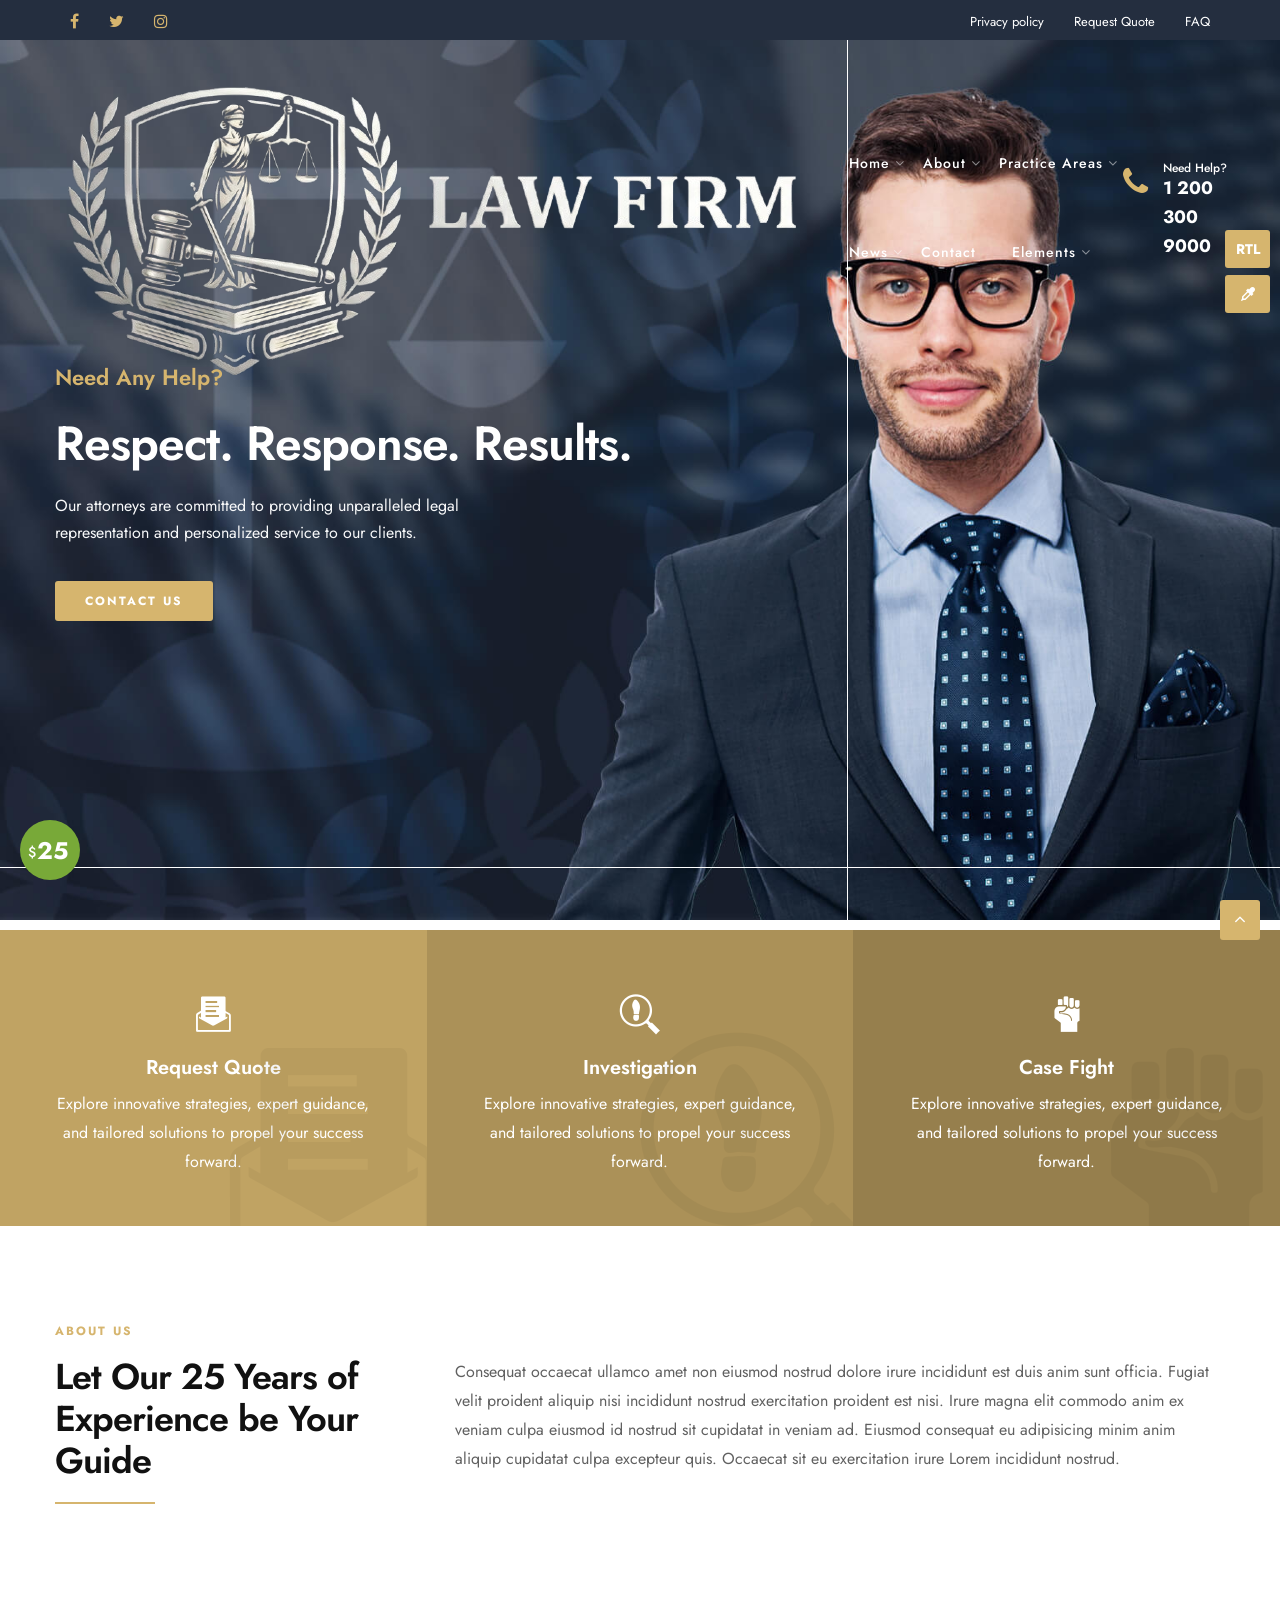
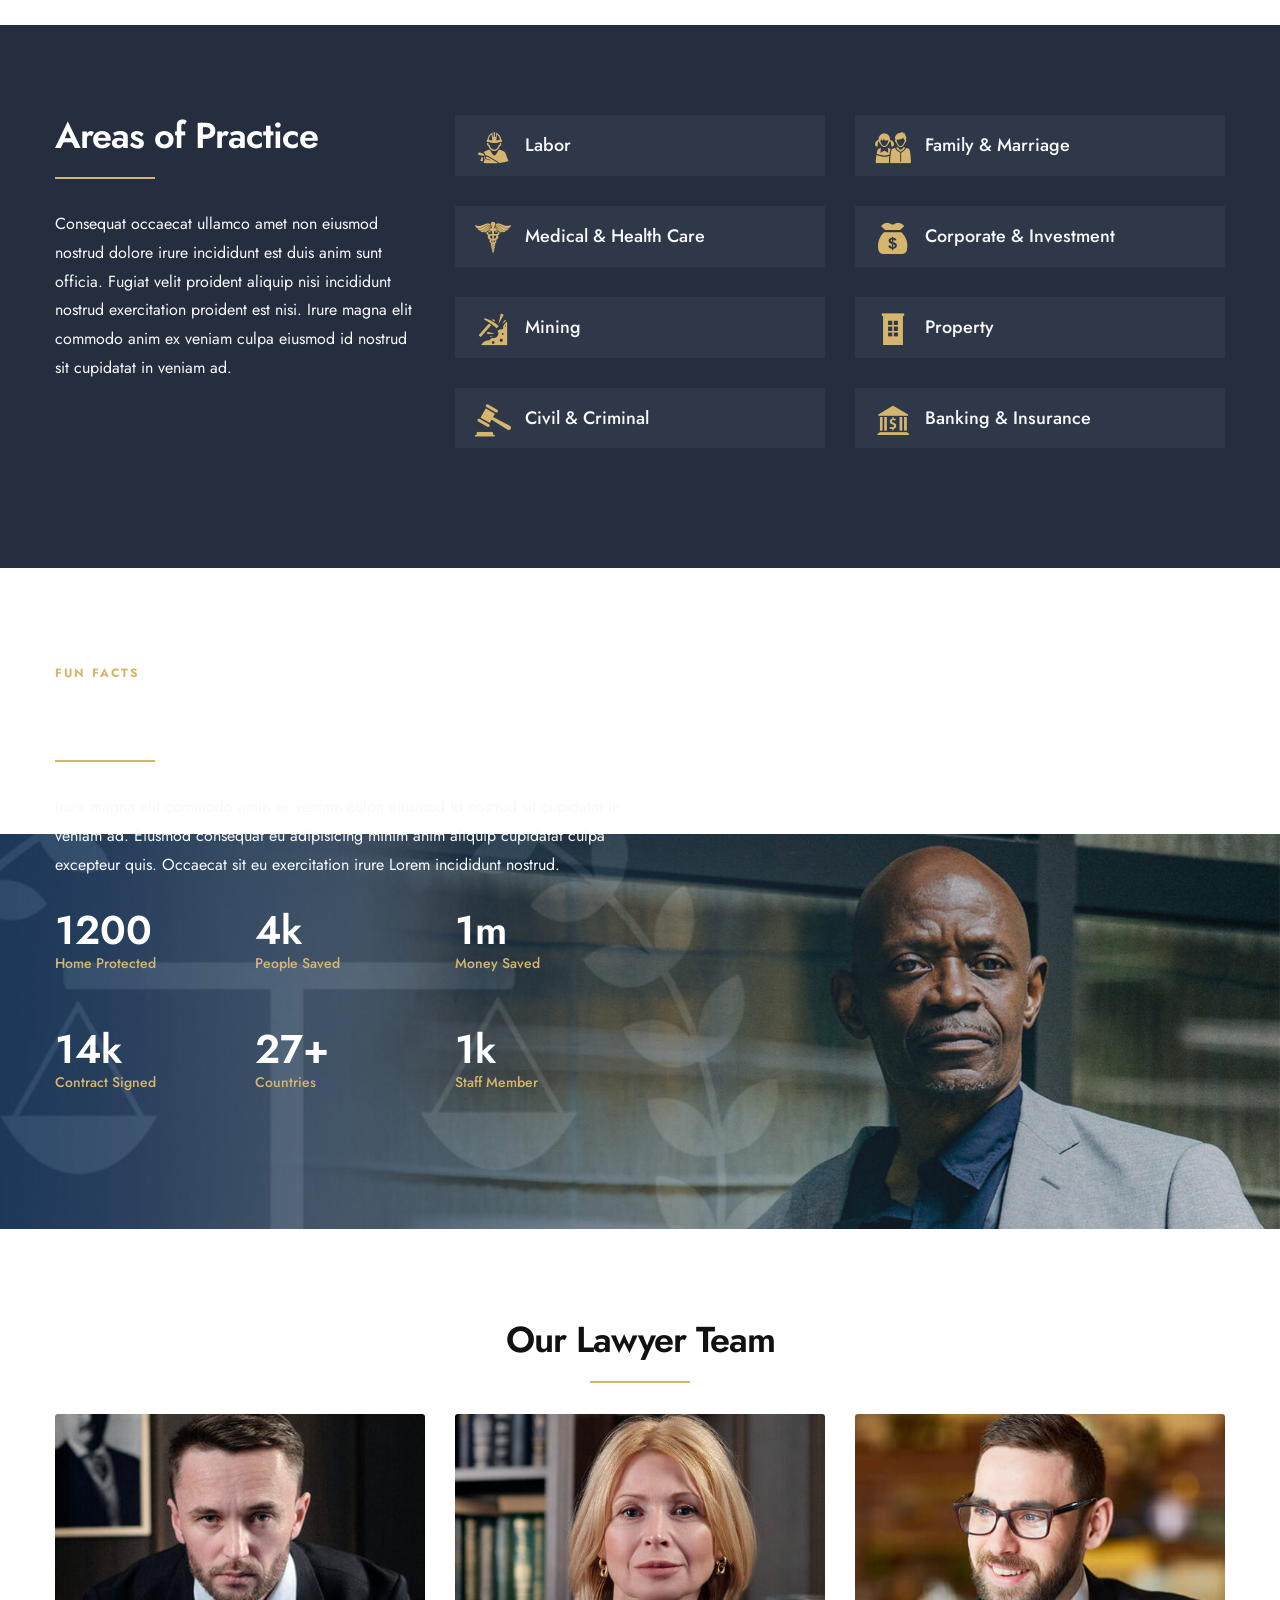
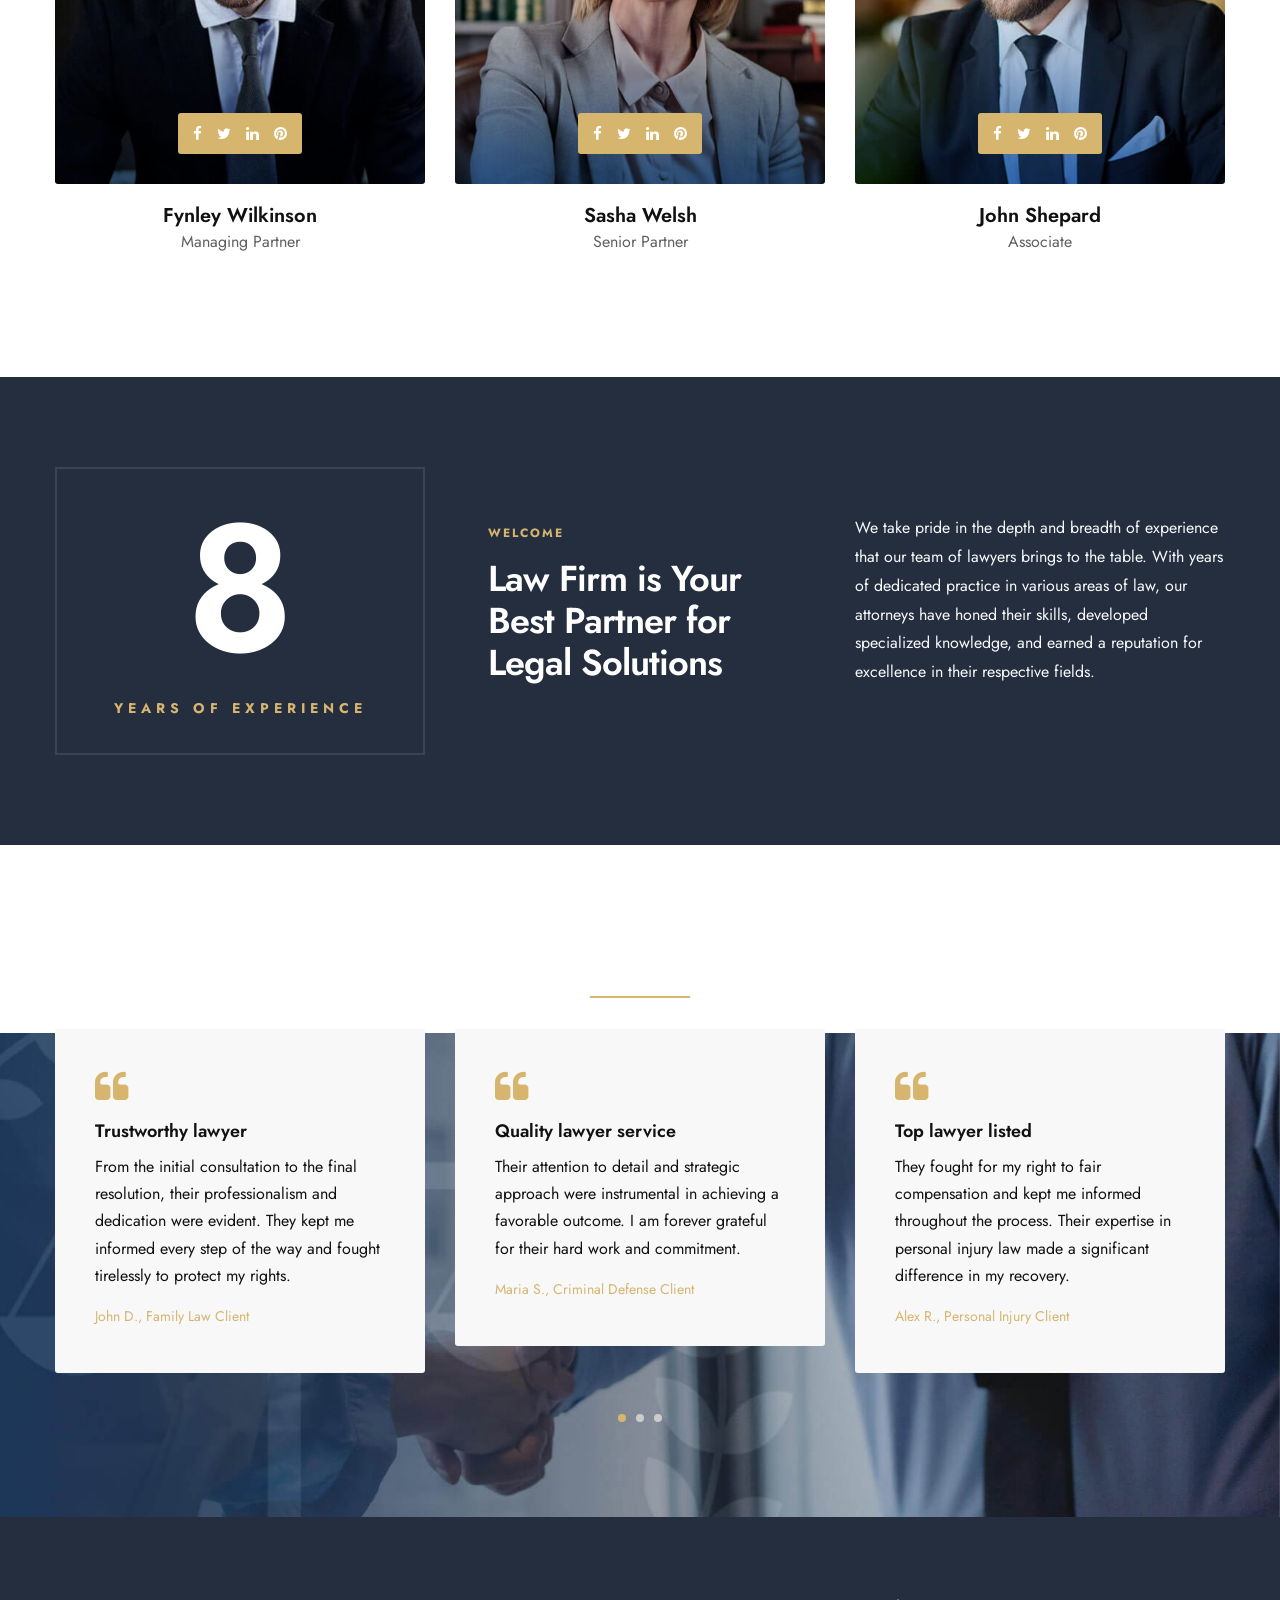
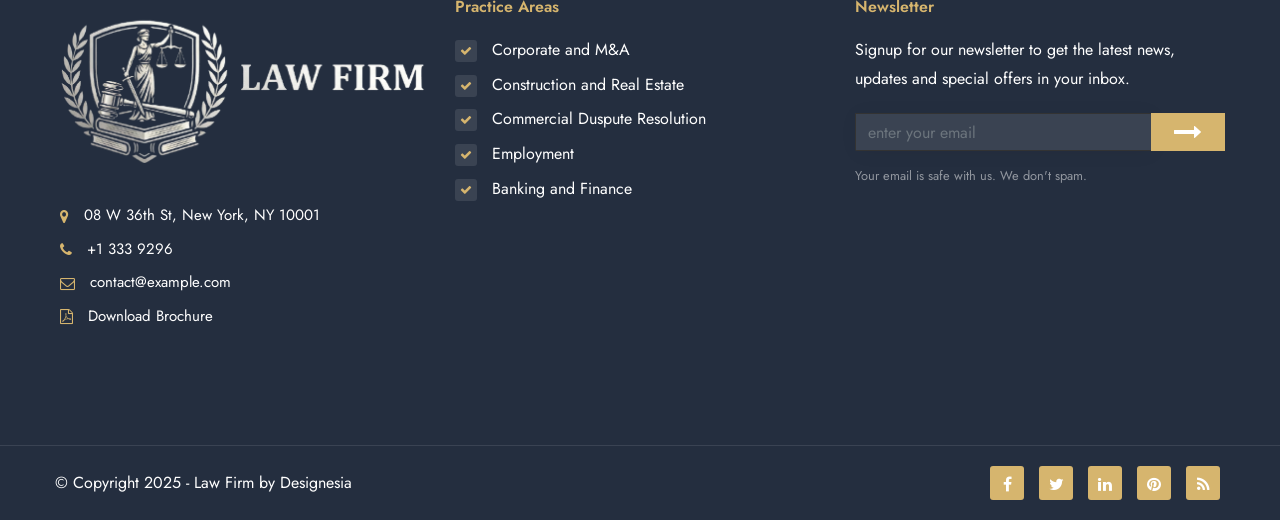
<file: index-6.html>
<!doctype html>
<html lang="en">


<!-- Mirrored from www.madebydesignesia.com/themes/Law Firm/index-6.html by HTTrack Website Copier/3.x [XR&CO'2014], Tue, 31 Mar 2026 12:18:13 GMT -->
<head>
    <meta charset="utf-8" />
    <title>Law Firm - Lawyer and Attorney Website Template</title>
    <link rel="icon" href="images/icon.png" type="image/gif" sizes="16x16">
    <meta content="width=device-width, initial-scale=1.0" name="viewport" />
    <meta content="Law Firm - Lawyer and Attorney Website Template" name="description" />
    <meta content="" name="keywords" />
    <meta content="" name="author" />
    
    <!-- CSS Files
    ================================================== -->
    <link id="bootstrap" href="css/bootstrap.min.css" rel="stylesheet" type="text/css" />
    <link id="bootstrap-grid" href="css/bootstrap-grid.min.css" rel="stylesheet" type="text/css" />
    <link id="bootstrap-reboot" href="css/bootstrap-reboot.min.css" rel="stylesheet" type="text/css" />
    <link href="css/animate.css" rel="stylesheet" type="text/css" />
    <link href="css/owl.carousel.css" rel="stylesheet" type="text/css" />
    <link href="css/owl.theme.css" rel="stylesheet" type="text/css" />
    <link href="css/owl.transitions.css" rel="stylesheet" type="text/css" />
    <link href="css/magnific-popup.css" rel="stylesheet" type="text/css" />
    <link href="css/jquery.countdown.css" rel="stylesheet" type="text/css" />
    <link href="css/style.css" rel="stylesheet" type="text/css" />
    <!-- color scheme -->
    <link id="colors" href="css/colors/scheme-07.css" rel="stylesheet" type="text/css" />
    <link href="css/coloring.css" rel="stylesheet" type="text/css" />
</head>

<body>
    <div id="wrapper">
        <div id="topbar" class="topbar-noborder" data-bgcolor="#242E3F">
            <div class="container">
                <div class="topbar-left sm-hide">
                    <span class="topbar-widget tb-social">
                        <a href="#"><i class="fa fa-facebook"></i></a>
                        <a href="#"><i class="fa fa-twitter"></i></a>
                        <a href="#"><i class="fa fa-instagram"></i></a>
                    </span>
                </div>
                <div class="topbar-right">
                    <div class="topbar-right">
                        <span class="topbar-widget"><a href="#">Privacy policy</a></span>
                        <span class="topbar-widget"><a href="#">Request Quote</a></span>
                        <span class="topbar-widget"><a href="#">FAQ</a></span>
                    </div>
                </div>
                <div class="clearfix"></div>
            </div>
        </div>
        <!-- header begin -->
        <header class="transparent scroll-light">
            <div class="container">
                <div class="row">
                    <div class="col-md-12">
                        <div class="de-flex sm-pt10">
                            <div class="de-flex-col">
                                <!-- logo begin -->
                                <div id="logo">
                                    <a href="index.html">
                                        <img alt="" class="logo" src="images/logo-light.png" />
                                        <img alt="" class="logo-2" src="images/logo.png" />
                                    </a>
                                </div>
                                <!-- logo close -->
                            </div>
                            <div class="de-flex-col header-col-mid">
                                <!-- mainmenu begin -->
                                <ul id="mainmenu">
                                    <li><a href="index.html">Home</a>
                                        <ul>
                                            <li><a href="index-9.html"><b>New</b> Homepage 9</a></li>
                                            <li><a href="index-8.html"><b>New</b> Homepage 8</a></li>
                                            <li><a href="index.html">Homepage 1</a></li>
                                            <li><a href="index-2.html">Homepage 2</a></li>
                                            <li><a href="index-3.html">Homepage 3</a></li>
                                            <li><a href="index-4.html">Homepage 4</a></li>
                                            <li><a href="index-5.html">Homepage 5</a></li>
                                            <li><a href="index-6.html">Homepage 6</a></li> 
                                            <li><a href="index-7.html">Homepage 7</a></li>                                           
                                            <li><a href="index-onepage.html">Onepage</a></li>
                                        </ul>
                                    </li>
                                    <li><a href="about.html">About</a>
                                        <ul>
                                            <li><a href="about.html">About Us</a></li>
                                            <li><a href="team.html">The Team</a></li>
                                            <li><a href="faq.html">FAQ</a></li>
                                        </ul>
                                    </li>
                                    <li><a href="practice-areas.html">Practice Areas</a>
                                        <ul>
                                            <li><a href="practice-areas-4.html"><b>New</b>Practice Areas 4</a></li>
                                            <li><a href="practice-areas.html">Practice Areas 1</a></li>
                                            <li><a href="practice-areas-2.html">Practice Areas 2</a></li>
                                            <li><a href="practice-areas-3.html">Practice Areas 3</a></li>
                                        </ul>
                                    </li>
                                    <li><a href="news.html">News</a>
                                        <ul>
                                            <li><a href="news.html">News List</a></li>
                                            <li><a href="news-single.html">News Single</a></li>
                                        </ul>
                                    </li>
                                    <li><a href="contact.html">Contact</a></li>
                                     <li><a href="#">Elements</a>
                                        <ul>
                                            <li><a href="accordion.html">Accordion</a></li>
                                            <li><a href="alerts.html">Alerts</a></li>
                                            <li><a href="counters.html">Counters</a></li>
                                            <li><a href="faq.html">FAQ</a></li>
                                            <li><a href="gallery.html">Gallery</a></li>
                                            <li><a href="icon-set-1.html">Icon Set 1</a></li>
                                            <li><a href="modal.html">Modal</a></li>
                                            <li><a href="progress-bar.html">Progress Bar</a></li>
                                            <li><a href="tabs.html">Tabs</a></li>
                                            <li><a href="testimonials.html">Testimonials</a></li>
                                        </ul>
                                    </li>
                                </ul>
                                <!-- mainmenu close -->
                            </div>
                            <div class="de-flex-col">
                                <div class="h-phone md-hide"><span>Need&nbsp;Help?</span><i class="fa fa-phone"></i> 1 200 300 9000</div>
                                <span id="menu-btn"></span>
                            </div>
                        </div>
                    </div>
                </div>
            </div>
        </header>
        <!-- header close -->
        <!-- content begin -->
        <div class="no-bottom no-top" id="content">
            <div id="top"></div>
            <section aria-label="section" class="jarallax vh-100 no-padding text-light">
                <img src="images/background/13.jpg" class="jarallax-img" alt="">
                <div class="v-center">
                    <div class="container">
                        <div class="row align-items-center">
                            <div class="col-lg-12">
                                <h3 class="id-color wow fadeInUp" data-wow-delay=".4s">Need Any Help?</h3>
                                <h1 class="wow fadeInUp" data-wow-delay=".6s">Respect. Response. Results.</h1>
                            </div>
                            <div class="col-md-5">
                                <p class="lead wow fadeInUp" data-wow-delay=".8s">Our attorneys are committed to providing unparalleled legal representation and personalized service to our clients.</p>
                                <div class="spacer-20"></div>
                                <a class="btn-custom wow fadeInUp" data-wow-delay="1s" href="contact.html">Contact Us</a>
                            </div>
                        </div>
                    </div>
                </div>
            </section>
            <section class="no-bottom relative text-white">
                <div class="container-fluid">
                    <div class="row bg-color no-gutters mt-100">
                        <div class="col-lg-4 col-md-6">
                            <div class="feature-box f-boxed style-3 text-center" data-bgcolor="rgba(0,0,0,.1)">
                                <i class="icofont-letter"></i>
                                <div class="text">
                                    <h4>Request Quote</h4>
                                    Explore innovative strategies, expert guidance, and tailored solutions to propel your success forward. 
                                </div>
                                <i class="wm icofont-letter"></i>
                            </div>
                        </div>
                        <div class="col-lg-4 col-md-6">
                            <div class="feature-box f-boxed style-3 text-center" data-bgcolor="rgba(0,0,0,.2)">
                                <i class="icofont-investigation"></i>
                                <div class="text">
                                    <h4>Investigation</h4>
                                    Explore innovative strategies, expert guidance, and tailored solutions to propel your success forward. 
                                </div>
                                <i class="wm icofont-investigation"></i>
                            </div>
                        </div>
                        <div class="col-lg-4 col-md-6">
                            <div class="feature-box f-boxed style-3 text-center" data-bgcolor="rgba(0,0,0,.3)">
                                <i class="icofont-hand-power"></i>
                                <div class="text">
                                    <h4>Case Fight</h4>
                                    Explore innovative strategies, expert guidance, and tailored solutions to propel your success forward. 
                                </div>
                                <i class="wm icofont-hand-power"></i>
                            </div>
                        </div>
                    </div>
                </div>
            </section>
            <section id="section-highlight">
                <div class="container">
                    <div class="row align-items-center">
                        <div class="col-md-4 wow fadeInRight">
                            <span class="p-title">About Us</span><br>
                            <h2>
                                Let Our 25 Years of Experience be Your Guide
                            </h2>
                            <div class="small-border sm-left"></div>
                        </div>
                        <div class="col-md-8 wow fadeInRight" data-wow-delay=".2s">
                            <p>Consequat occaecat ullamco amet non eiusmod nostrud dolore irure incididunt est duis anim sunt officia. Fugiat velit proident aliquip nisi incididunt nostrud exercitation proident est nisi. Irure magna elit commodo anim ex veniam culpa eiusmod id nostrud sit cupidatat in veniam ad. Eiusmod consequat eu adipisicing minim anim aliquip cupidatat culpa excepteur quis. Occaecat sit eu exercitation irure Lorem incididunt nostrud.
                            </p>
                        </div>
                    </div>
                </div>
            </section>
            <section id="section-highlight" class="text-light" data-bgcolor="#242e3f">
                <div class="container">
                    <div class="row">
                        <div class="col-md-4">
                            <h2>
                                Areas of Practice
                            </h2>
                            <div class="small-border sm-left"></div>
                            <p class="wow fadeInRight">Consequat occaecat ullamco amet non eiusmod nostrud dolore irure incididunt est duis anim sunt officia. Fugiat velit proident aliquip nisi incididunt nostrud exercitation proident est nisi. Irure magna elit commodo anim ex veniam culpa eiusmod id nostrud sit cupidatat in veniam ad.
                            </p>
                        </div>
                        <div class="col-md-4 wow fadeInRight" data-wow-delay=".2s">
                            <ul class="list s4">
                                <li><i class="id-color icofont-worker"></i>Labor</li>
                                <li><i class="id-color icofont-medical-sign-alt"></i>Medical & Health Care</li>
                                <li><i class="id-color icofont-mining"></i>Mining</li>
                                <li><i class="id-color icofont-law-order"></i>Civil &amp; Criminal</li>
                            </ul>
                        </div>
                        <div class="col-md-4 wow fadeInRight" data-wow-delay=".4s">
                            <ul class="list s4">
                                <li><i class="id-color icofont-group-students"></i></i>Family &amp; Marriage</li>
                                <li><i class="id-color icofont-money"></i></i>Corporate &amp; Investment</li>
                                <li><i class="id-color icofont-building"></i></i>Property</li>
                                <li><i class="id-color icofont-bank"></i></i>Banking &amp; Insurance</li>
                            </ul>
                        </div>
                    </div>
                </div>
            </section>
            <section class="jarallax text-light">
                <img src="images/background/14.jpg" class="jarallax-img" alt="">
                <div class="container">
                    <div class="row">
                        <div class="col-md-6">
                            <span class="p-title">Fun facts</span><br>
                            <h2>
                                What we did?
                            </h2>
                            <div class="small-border sm-left"></div>
                            <p class="wow fadeInRight" data-wow-delay="0s">Irure magna elit commodo anim ex veniam culpa eiusmod id nostrud sit cupidatat in veniam ad. Eiusmod consequat eu adipisicing minim anim aliquip cupidatat culpa excepteur quis. Occaecat sit eu exercitation irure Lorem incididunt nostrud.</p>

                            <div class="row">
                                <div class="col-lg-4 col-md-6 wow fadeInRight mb30" data-wow-delay="0s">
                                    <div class="de_count">
                                        <h3><span class="timer" data-to="4500" data-speed="3000">0</span></h3>
                                        <h5 class="id-color">Home Protected</h5>
                                    </div>
                                </div>
                                <div class="col-lg-4 col-md-6 wow fadeInRight mb30" data-wow-delay=".25s">
                                    <div class="de_count">
                                        <h3><span class="timer" data-to="16" data-speed="3000">0</span>k</h3>
                                        <h5 class="id-color">People Saved</h5>
                                    </div>
                                </div>
                                <div class="col-lg-4 col-md-6 wow fadeInRight mb30" data-wow-delay=".4s">
                                    <div class="de_count">
                                        <h3><span class="timer" data-to="4" data-speed="3000">0</span>m</h3>
                                        <h5 class="id-color">Money Saved</h5>
                                    </div>
                                </div>
                                <div class="col-lg-4 col-md-6 wow fadeInRight mb30" data-wow-delay=".6s">
                                    <div class="de_count">
                                        <h3><span class="timer" data-to="52" data-speed="3000">0</span>k</h3>
                                        <h5 class="id-color">Contract Signed</h5>
                                    </div>
                                </div>
                                <div class="col-lg-4 col-md-6 wow fadeInRight mb30" data-wow-delay=".8s">
                                    <div class="de_count">
                                        <h3><span class="timer" data-to="100" data-speed="3000">0</span>+</h3>
                                        <h5 class="id-color">Countries</h5>
                                    </div>
                                </div>
                                <div class="col-lg-4 col-md-6 wow fadeInRight mb30" data-wow-delay="1s">
                                    <div class="de_count">
                                        <h3><span class="timer" data-to="2" data-speed="3000">2</span>k</h3>
                                        <h5 class="id-color">Staff Member</h5>
                                    </div>
                                </div>
                            </div>
                        </div>
                    </div>
                </div>
            </section>            
            <section aria-label="section">
                <div class="container">
                    <div class="row">
                        <div class="col-md-12 text-center">
                            <h2>Our Lawyer Team</h2>
                            <div class="small-border"></div>
                        </div>
                        <div class="col-lg-4 col-md-6 col-sm-6 mb30 wow fadeInRight" data-wow-delay=".2s">
                            <div class="f-profile text-center">
                                <div class="fp-wrap f-invert">
                                    <div class="fpw-overlay">
                                        <div class="fpwo-wrap">
                                            <div class="fpwow-icons">
                                                <a href="#"><i class="fa fa-facebook fa-lg"></i></a>
                                                <a href="#"><i class="fa fa-twitter fa-lg"></i></a>
                                                <a href="#"><i class="fa fa-linkedin fa-lg"></i></a>
                                                <a href="#"><i class="fa fa-pinterest fa-lg"></i></a>
                                            </div>
                                        </div>
                                    </div>
                                    <div class="fpw-overlay-btm"></div>
                                    <img src="images/team/t1.jpg" class="fp-image img-fluid" alt="">
                                </div>
                                <h4>Fynley Wilkinson</h4>
                                Managing Partner
                            </div>
                        </div>
                        <div class="col-lg-4 col-md-6 col-sm-6 mb30 wow fadeInRight" data-wow-delay=".4s">
                            <div class="f-profile text-center">
                                <div class="fp-wrap f-invert">
                                    <div class="fpw-overlay">
                                        <div class="fpwo-wrap">
                                            <div class="fpwow-icons">
                                                <a href="#"><i class="fa fa-facebook fa-lg"></i></a>
                                                <a href="#"><i class="fa fa-twitter fa-lg"></i></a>
                                                <a href="#"><i class="fa fa-linkedin fa-lg"></i></a>
                                                <a href="#"><i class="fa fa-pinterest fa-lg"></i></a>
                                            </div>
                                        </div>
                                    </div>
                                    <div class="fpw-overlay-btm"></div>
                                    <img src="images/team/t2.jpg" class="fp-image img-fluid" alt="">
                                </div>
                                <h4>Sasha Welsh</h4>
                                Senior Partner
                            </div>
                        </div>
                        <div class="col-lg-4 col-md-6 col-sm-6 mb30 wow fadeInRight" data-wow-delay=".6s">
                            <div class="f-profile text-center">
                                <div class="fp-wrap f-invert">
                                    <div class="fpw-overlay">
                                        <div class="fpwo-wrap">
                                            <div class="fpwow-icons">
                                                <a href="#"><i class="fa fa-facebook fa-lg"></i></a>
                                                <a href="#"><i class="fa fa-twitter fa-lg"></i></a>
                                                <a href="#"><i class="fa fa-linkedin fa-lg"></i></a>
                                                <a href="#"><i class="fa fa-pinterest fa-lg"></i></a>
                                            </div>
                                        </div>
                                    </div>
                                    <div class="fpw-overlay-btm"></div>
                                    <img src="images/team/t3.jpg" class="fp-image img-fluid" alt="">
                                </div>
                                <h4>John Shepard</h4>
                                Associate
                            </div>
                        </div>
                    </div>
                </div>
            </section>
            <section id="section-text" data-bgcolor="#242E3F" class="text-light">
                <div class="container">
                    <div class="row align-items-center">
                        <div class="col-lg-4 col-md-12 wow fadeInRight" data-wow-delay=".2s">
                            <div class="de_count ultra-big s2 text-center">
                                <h3 class="timer" data-to="20" data-speed="2000">20</h3>
                                <span class="id-color">Years of Experience</span>
                            </div>
                        </div>
                        <div class="col-lg-4 p-lg-5  mb-sm-30 wow fadeInRight" data-wow-delay=".4s">
                            <span class="p-title">Welcome</span><br>
                            <h2>Law Firm is Your Best Partner for Legal Solutions</h2>
                        </div>
                        <div class="col-lg-4 wow fadeInRight" data-wow-delay=".6s">
                            <p>
                                We take pride in the depth and breadth of experience that our team of lawyers brings to the table. With years of dedicated practice in various areas of law, our attorneys have honed their skills, developed specialized knowledge, and earned a reputation for excellence in their respective fields.
                            </p>
                        </div>
                    </div>
                </div>
            </section>
            <section aria-label="section" class="jarallax">
                <img src="images/background/15.jpg" class="jarallax-img" alt="">
                <div class="container">
                    <div class="row">
                        <div class="col-lg-12">
                            <div class="text-center text-light">
                                <h2>Testimonials</h2>
                                <div class="small-border"></div>
                            </div>
                            <div class="owl-carousel owl-theme wow fadeIn" id="testimonial-carousel">
                                <div class="item">
                                    <div class="de_testi opt-2 review">
                                        <blockquote>
                                            <i class="fa fa-quote-left id-color"></i>
                                            <h3>Trustworthy lawyer</h3>
                                            <p>From the initial consultation to the final resolution, their professionalism and dedication were evident. They kept me informed every step of the way and fought tirelessly to protect my rights. </p>
                                            <div class="de_testi_by"><span>John D., Family Law Client</span></div>
                                        </blockquote>
                                    </div>
                                </div>
                                <div class="item">
                                    <div class="de_testi opt-2 review">
                                        <blockquote>
                                            <i class="fa fa-quote-left id-color"></i>
                                            <h3>Quality lawyer service</h3>
                                            <p>Their attention to detail and strategic approach were instrumental in achieving a favorable outcome. I am forever grateful for their hard work and commitment.</p>
                                            <div class="de_testi_by"><span>Maria S., Criminal Defense Client</span></div>
                                        </blockquote>
                                    </div>
                                </div>
                                <div class="item">
                                    <div class="de_testi opt-2 review">
                                        <blockquote>
                                            <i class="fa fa-quote-left id-color"></i>
                                            <h3>Top lawyer listed</h3>
                                            <p>They fought for my right to fair compensation and kept me informed throughout the process. Their expertise in personal injury law made a significant difference in my recovery.</p>
                                            <div class="de_testi_by"><span>Alex R., Personal Injury Client</span></div>
                                        </blockquote>
                                    </div>
                                </div>
                                <div class="item">
                                    <div class="de_testi opt-2 review">
                                        <blockquote>
                                            <i class="fa fa-quote-left id-color"></i>
                                            <h3>Great services</h3>
                                            <p>They provided clear guidance on complicated issues. Their practical advice and thorough understanding of business law have been invaluable to my company's success.</p>
                                            <div class="de_testi_by"><span>Samantha T., Business Law Client</span></div>
                                        </blockquote>
                                    </div>
                                </div>
                                <div class="item">
                                    <div class="de_testi opt-2 review">
                                        <blockquote>
                                            <i class="fa fa-quote-left id-color"></i>
                                            <h3>Highly recommend</h3>
                                            <p>The attorneys took the time to understand my concerns and crafted a comprehensive plan that gave me peace of mind. Their knowledge and professionalism were excellent.</p>
                                            <div class="de_testi_by"><span>Edward L., Estate Planning Client</span></div>
                                        </blockquote>
                                    </div>
                                </div>
                                <div class="item">
                                    <div class="de_testi opt-2 review">
                                        <blockquote>
                                            <i class="fa fa-quote-left id-color"></i>
                                            <h3>Excellent support</h3>
                                            <p> They handled the negotiations and litigation with skill and ensured my interests were protected. I was impressed with their responsiveness and dedication to my case.</p>
                                            <div class="de_testi_by"><span>Linda W., Real Estate Law Client</span></div>
                                        </blockquote>
                                    </div>
                                </div>
                                <div class="item">
                                    <div class="de_testi opt-2 review">
                                        <blockquote>
                                            <i class="fa fa-quote-left id-color"></i>
                                            <h3>Reliable lawyer</h3>
                                            <p>The attorneys were incredibly knowledgeable and provided practical solutions that resolved the conflict efficiently. Their expertise in employment law is unparalleled.</p>
                                            <div class="de_testi_by"><span>Michael B., Employment Law Client</span></div>
                                        </blockquote>
                                    </div>
                                </div>
                                <div class="item">
                                    <div class="de_testi opt-2 review">
                                        <blockquote>
                                            <i class="fa fa-quote-left id-color"></i>
                                            <h3>Five-star services</h3>
                                            <p>Their thorough investigation and compelling defense in court resulted in a not-guilty verdict. I am eternally grateful for their expert legal representation.</p>
                                            <div class="de_testi_by"><span>David P., Criminal Defense Client</span></div>
                                        </blockquote>
                                    </div>
                                </div>
                            </div>
                        </div>
                    </div>
                </div>
            </section>
        </div>
        <!-- content close -->
        <a href="#" id="back-to-top"></a>
        <!-- footer begin -->
        <footer data-bgcolor="#242E3F">
            <div class="container">
                <div class="row">
                    <div class="col-lg-4">
                        <div class="widget">
                            <a href="index.html"><img alt="" class="img-fluid mb20" src="images/logo-light.png"></a>
                            <address class="s1">
                                <span><i class="id-color fa fa-map-marker fa-lg"></i>08 W 36th St, New York, NY 10001</span>
                                <span><i class="id-color fa fa-phone fa-lg"></i>+1 333 9296</span>
                                <span><i class="id-color fa fa-envelope-o fa-lg"></i><a href="mailto:contact@example.com">contact@example.com</a></span>
                                <span><i class="id-color fa fa-file-pdf-o fa-lg"></i><a href="#">Download Brochure</a></span>
                            </address>
                        </div>
                    </div>
                    <div class="col-md-4">
                        <h5 class="id-color mb20">Practice Areas</h5>
                        <ul class="ul-style-2 s2">
                            <li>Corporate and M&A</li>
                            <li>Construction and Real Estate</li>
                            <li>Commercial Duspute Resolution</li>
                            <li>Employment</li>
                            <li>Banking and Finance</li>
                        </ul>
                    </div>
                    <div class="col-lg-4">
                        <div class="widget">
                            <h5 class="id-color">Newsletter</h5>
                            <p>Signup for our newsletter to get the latest news, updates and special offers in your inbox.</p>
                            <form action="https://www.madebydesignesia.com/themes/Law Firm/blank.php" class="row" id="form_subscribe" method="post" name="form_subscribe">
                                <div class="col text-center">
                                    <input class="form-control" id="name_1" name="name_1" placeholder="enter your email" type="text" /> <a href="#" id="btn-submit"><i class="fa fa-long-arrow-right"></i></a>
                                    <div class="clearfix"></div>
                                </div>
                            </form>
                            <div class="spacer-10"></div>
                            <small>Your email is safe with us. We don't spam.</small>
                        </div>
                    </div>
                </div>
            </div>
            <div class="subfooter">
                <div class="container">
                    <div class="row g-4 align-items-center">
                        <div class="col-lg-6">
                            &copy; Copyright 2025 - Law Firm by Designesia
                        </div>
                        <div class="col-lg-6 text-lg-end">
                            <div class="social-icons">
                                <a href="#"><i class="fa fa-facebook fa-lg"></i></a>
                                <a href="#"><i class="fa fa-twitter fa-lg"></i></a>
                                <a href="#"><i class="fa fa-linkedin fa-lg"></i></a>
                                <a href="#"><i class="fa fa-pinterest fa-lg"></i></a>
                                <a href="#"><i class="fa fa-rss fa-lg"></i></a>
                            </div>
                        </div>
                    </div>
                </div>
            </div>
        </footer>
        <!-- footer close -->
        <div id="preloader">
            <div class="spinner">
                <div class="bounce1"></div>
                <div class="bounce2"></div>
                <div class="bounce3"></div>
            </div>
        </div>
    </div>
    <div id="selector">
        <div id="demo-rtl" class="sc-opt">
            <div class="sc-icon">RTL</div><span class="sc-val">Click to Enable</span>
        </div>
        <div class="sc-opt sc-mt">
            <div class="sc-icon"><i class="fa fa-eyedropper"></i></div>
            <span class="opt tc1" data-color="scheme-01"></span>
            <span class="opt tc2" data-color="scheme-02"></span>
            <span class="opt tc3" data-color="scheme-03"></span>
            <span class="opt tc4" data-color="scheme-04"></span>
            <span class="opt tc5" data-color="scheme-05"></span>
            <span class="opt tc6" data-color="scheme-06"></span>
            <span class="opt tc7" data-color="scheme-07"></span>
        </div>
    </div>
    <div id="purchase-now">
        <a href="https://themeforest.net/cart/add_items?ref=designesia&amp;item_ids=29485331"><span>$</span>25</a>
        <div class="pn-hover">Buy Now</div>
    </div>
    <!-- Javascript Files
    ================================================== -->
    <script src="js/jquery.min.js"></script>
    <script src="js/bootstrap.min.js"></script>
    <script src="js/wow.min.js"></script>
    <script src="js/jquery.isotope.min.js"></script>
    <script src="js/easing.js"></script>
    <script src="js/lenis.js"></script>
    <script src="js/owl.carousel.js"></script>
    <script src="js/validation.js"></script>
    <script src="js/jquery.magnific-popup.min.js"></script>
    <script src="js/enquire.min.js"></script>
    <script src="js/jquery.stellar.min.js"></script>
    <script src="js/jquery.plugin.js"></script>
    <script src="js/typed.js"></script>
    <script src="js/jarallax.js"></script>
    <script src="js/jquery.countTo.js"></script>
    <script src="js/jquery.countdown.js"></script>
    <script src="js/typed.js"></script>
    <script src="js/jarallax.js"></script>
    <script src="js/designesia.js"></script>
</body>


<!-- Mirrored from www.madebydesignesia.com/themes/Law Firm/index-6.html by HTTrack Website Copier/3.x [XR&CO'2014], Tue, 31 Mar 2026 12:18:17 GMT -->
</html>
</file>
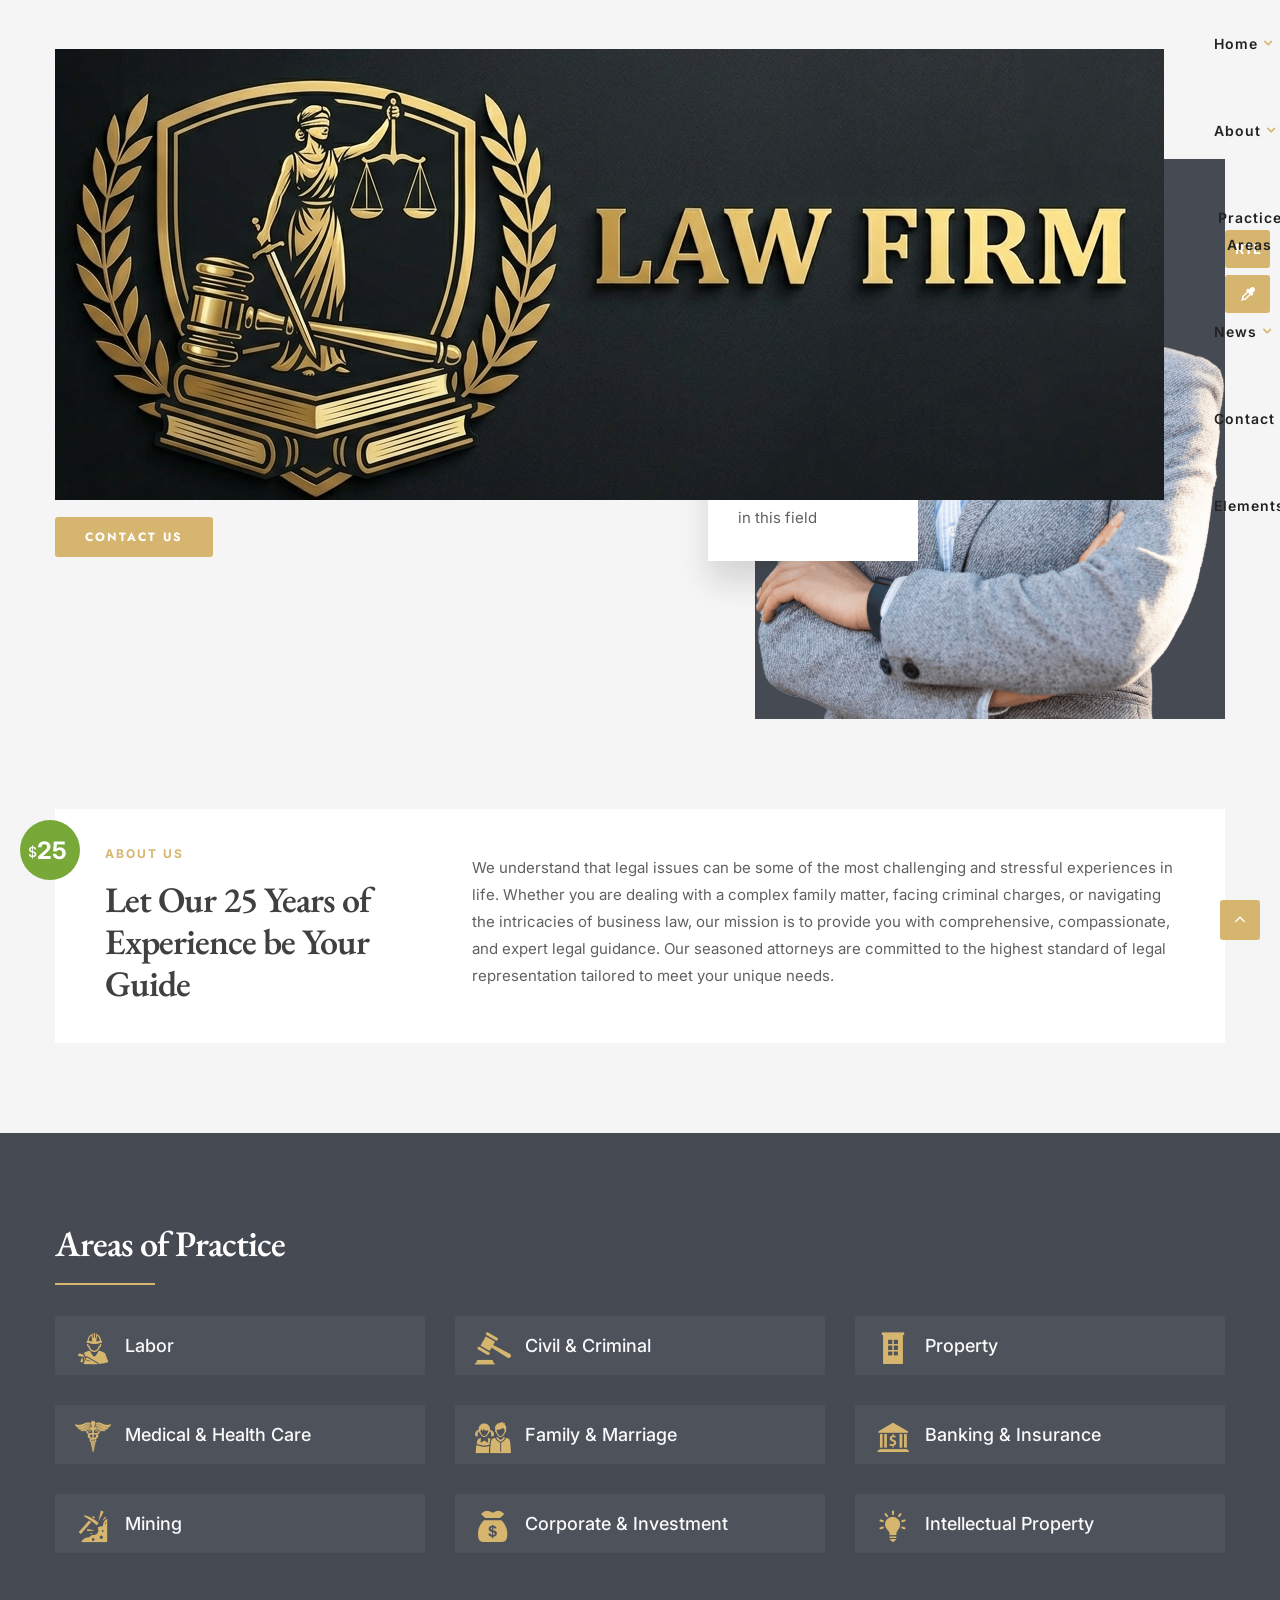
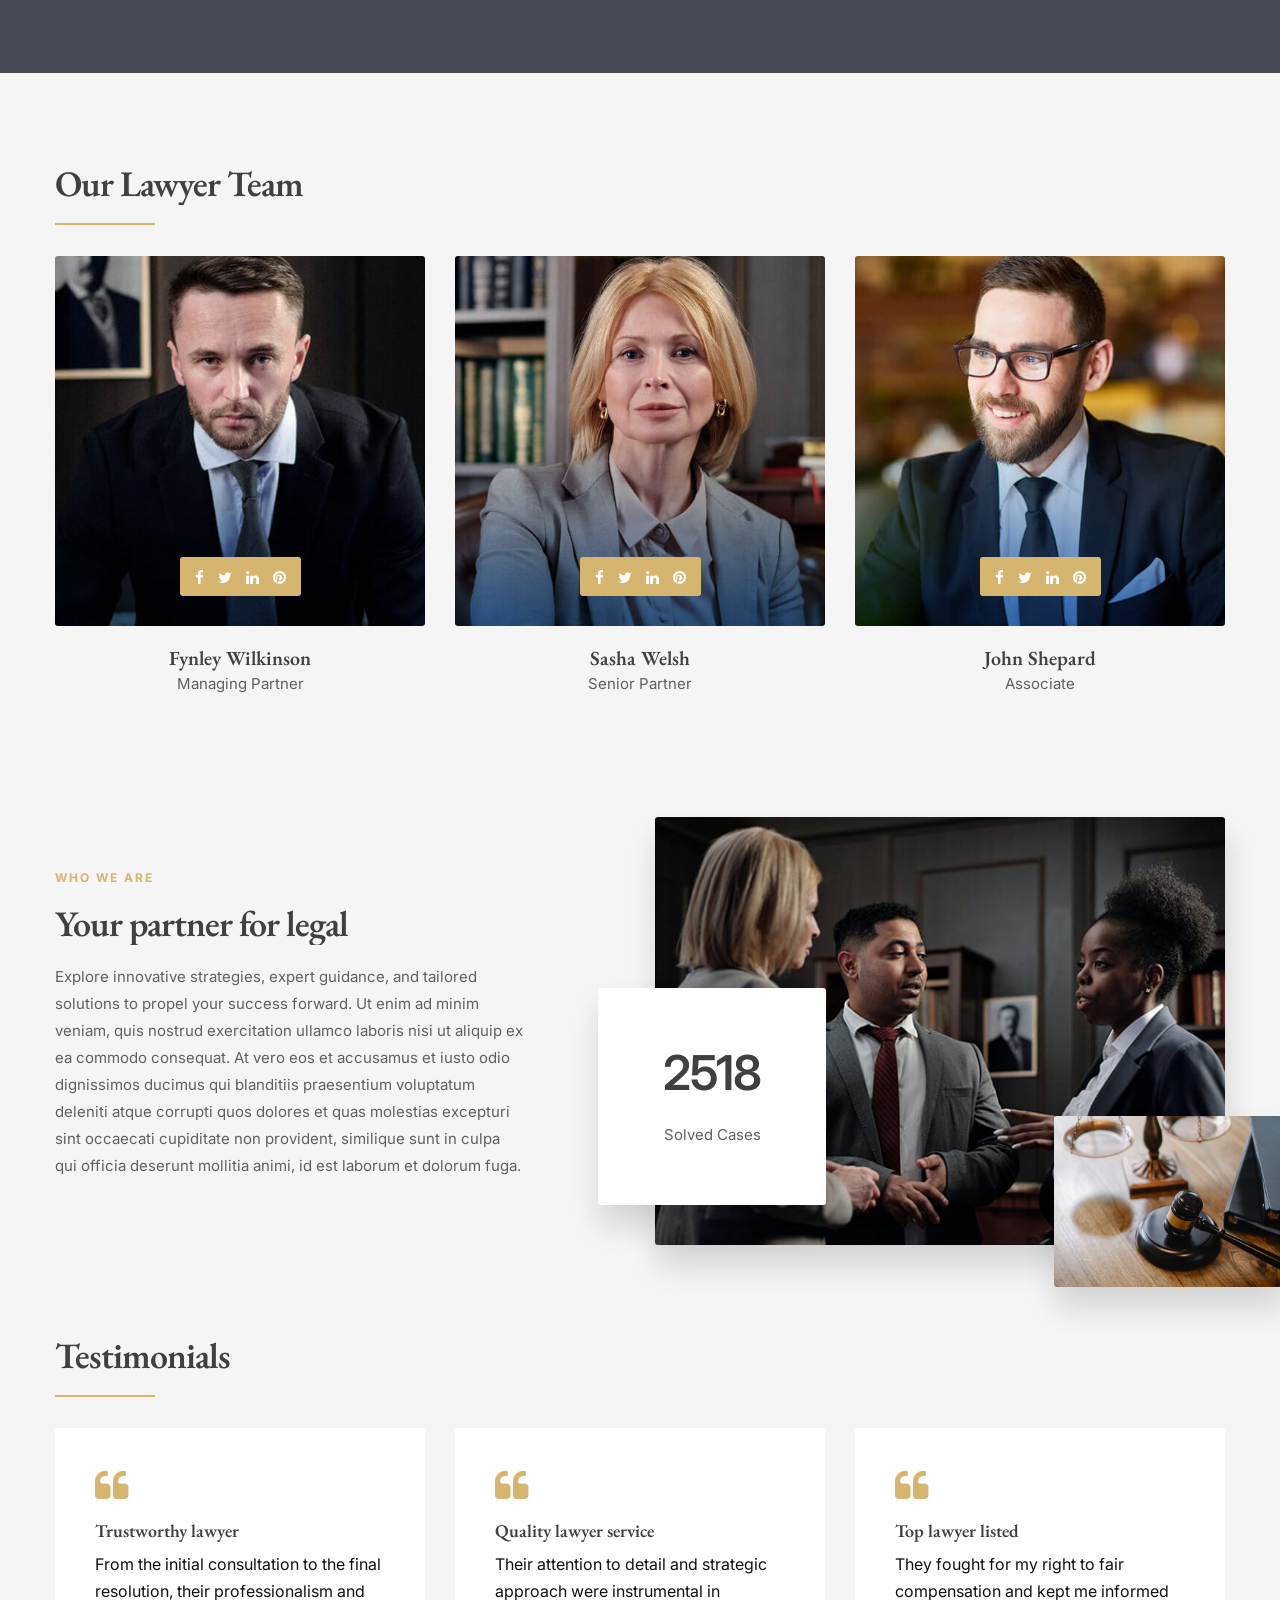
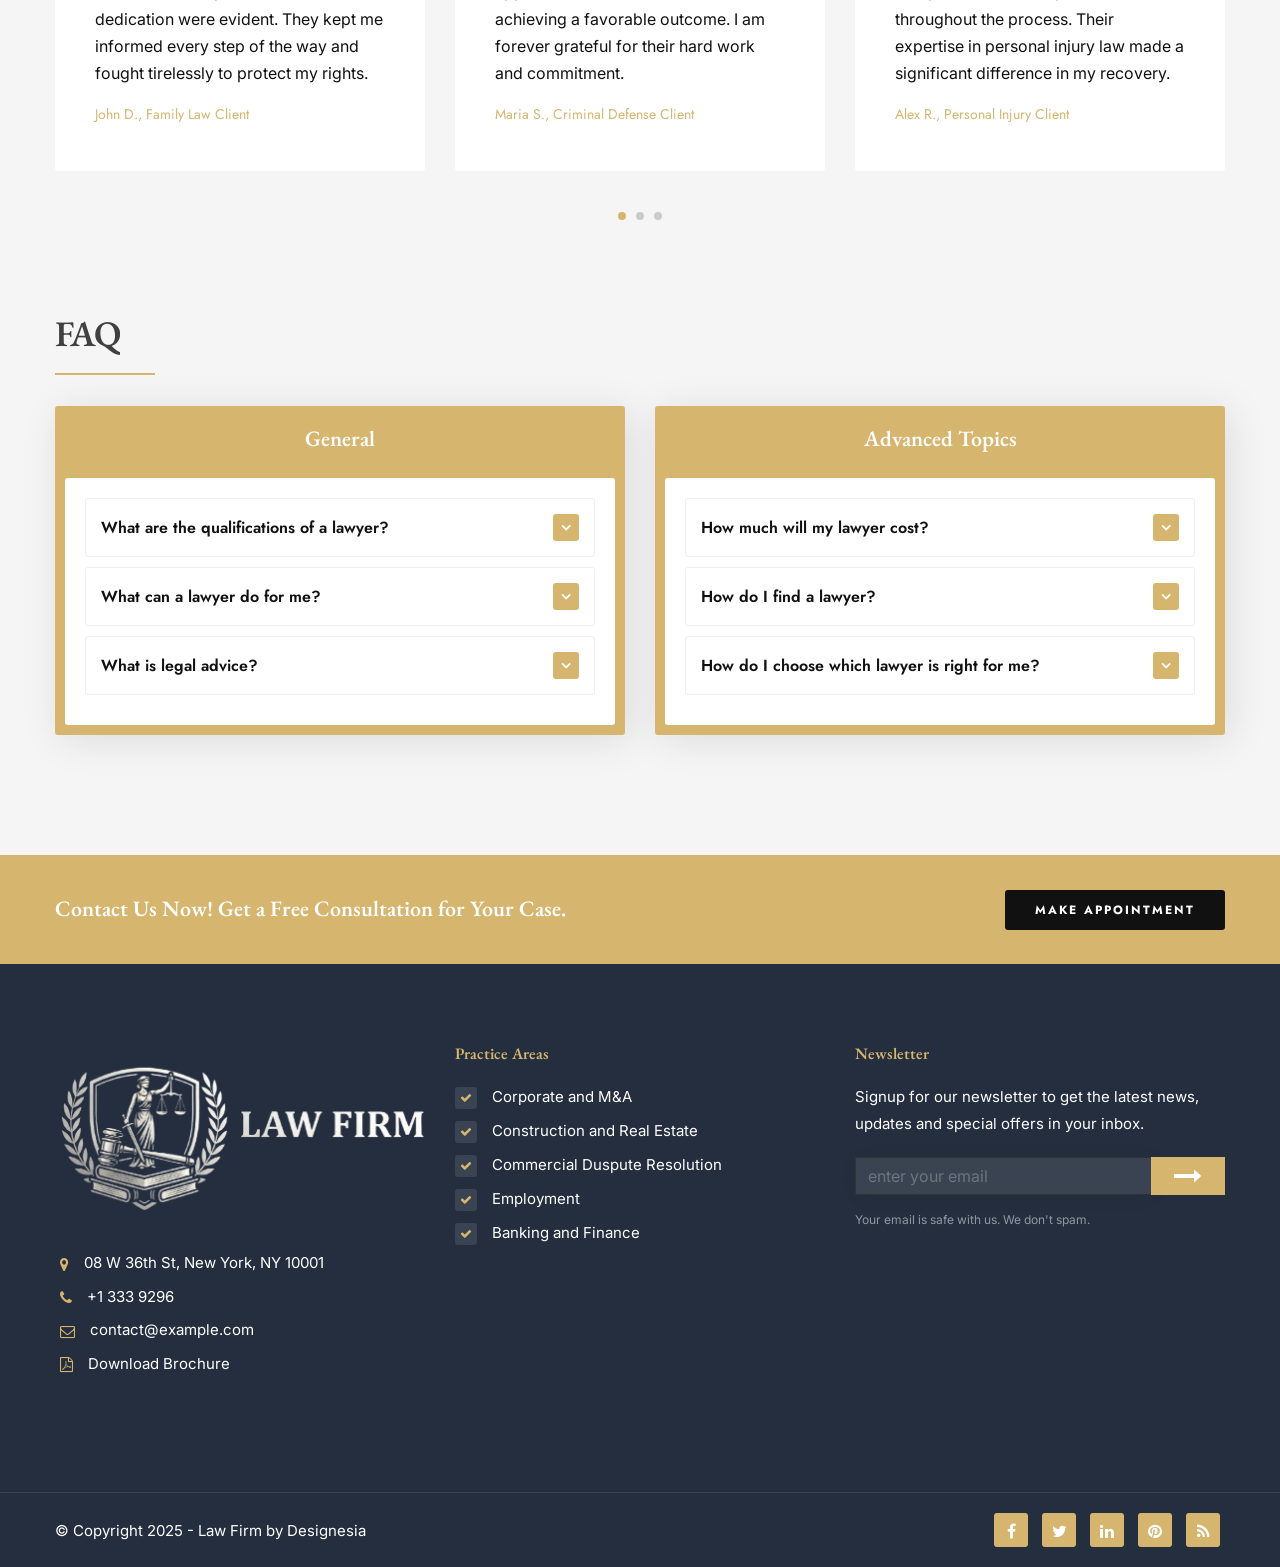
<file: index-7.html>
<!doctype html>
<html lang="en">


<!-- Mirrored from www.madebydesignesia.com/themes/Law Firm/index-7.html by HTTrack Website Copier/3.x [XR&CO'2014], Tue, 31 Mar 2026 12:18:17 GMT -->
<head>
    <meta charset="utf-8" />
    <title>Law Firm - Lawyer and Attorney Website Template</title>
    <link rel="icon" href="images/icon.png" type="image/gif" sizes="16x16">
    <meta content="width=device-width, initial-scale=1.0" name="viewport" />
    <meta content="Law Firm - Lawyer and Attorney Website Template" name="description" />
    <meta content="" name="keywords" />
    <meta content="" name="author" />
    
    <!-- CSS Files
    ================================================== -->
    <link id="bootstrap" href="css/bootstrap.min.css" rel="stylesheet" type="text/css" />
    <link id="bootstrap-grid" href="css/bootstrap-grid.min.css" rel="stylesheet" type="text/css" />
    <link id="bootstrap-reboot" href="css/bootstrap-reboot.min.css" rel="stylesheet" type="text/css" />
    <link href="css/animate.css" rel="stylesheet" type="text/css" />
    <link href="css/owl.carousel.css" rel="stylesheet" type="text/css" />
    <link href="css/owl.theme.css" rel="stylesheet" type="text/css" />
    <link href="css/owl.transitions.css" rel="stylesheet" type="text/css" />
    <link href="css/magnific-popup.css" rel="stylesheet" type="text/css" />
    <link href="css/jquery.countdown.css" rel="stylesheet" type="text/css" />
    <link href="css/style.css" rel="stylesheet" type="text/css" />
    <!-- color scheme -->
    <link id="colors" href="css/colors/scheme-07.css" rel="stylesheet" type="text/css" />
    <link href="css/coloring.css" rel="stylesheet" type="text/css" />
    <!-- custom css -->
    <link href="css/custom-1.css" rel="stylesheet" type="text/css" />
</head>

<body>
    <div id="wrapper">

        <!-- header begin -->
        <header class="transparent header-light scroll-light">
            <div class="container">
                <div class="row">
                    <div class="col-md-12">
                        <div class="de-flex sm-pt10">
                            <div class="de-flex-col">
                                <!-- logo begin -->
                                <div id="logo">
                                    <a href="index.html">
                                        <img alt="" class="logo" src="images/logo-light.png" />
                                        <img alt="" class="logo-2" src="images/logo.png" />
                                    </a>
                                </div>
                                <!-- logo close -->
                            </div>
                            <div class="de-flex-col header-col-mid">
                                <!-- mainmenu begin -->
                                <ul id="mainmenu">
                                    <li><a href="index.html">Home</a>
                                        <ul>
                                            <li><a href="index-9.html"><b>New</b> Homepage 9</a></li>
                                            <li><a href="index-8.html"><b>New</b> Homepage 8</a></li>
                                            <li><a href="index.html">Homepage 1</a></li>
                                            <li><a href="index-2.html">Homepage 2</a></li>
                                            <li><a href="index-3.html">Homepage 3</a></li>
                                            <li><a href="index-4.html">Homepage 4</a></li>
                                            <li><a href="index-5.html">Homepage 5</a></li>
                                            <li><a href="index-6.html">Homepage 6</a></li> 
                                            <li><a href="index-7.html">Homepage 7</a></li>                                           
                                            <li><a href="index-onepage.html">Onepage</a></li>
                                        </ul>
                                    </li>
                                    <li><a href="about.html">About</a>
                                        <ul>
                                            <li><a href="about.html">About Us</a></li>
                                            <li><a href="team.html">The Team</a></li>
                                            <li><a href="faq.html">FAQ</a></li>
                                        </ul>
                                    </li>
                                    <li><a href="practice-areas.html">Practice Areas</a>
                                        <ul>
                                            <li><a href="practice-areas-4.html"><b>New</b>Practice Areas 4</a></li>
                                            <li><a href="practice-areas.html">Practice Areas 1</a></li>
                                            <li><a href="practice-areas-2.html">Practice Areas 2</a></li>
                                            <li><a href="practice-areas-3.html">Practice Areas 3</a></li>
                                        </ul>
                                    </li>
                                    <li><a href="news.html">News</a>
                                        <ul>
                                            <li><a href="news.html">News List</a></li>
                                            <li><a href="news-single.html">News Single</a></li>
                                        </ul>
                                    </li>
                                    <li><a href="contact.html">Contact</a></li>
                                     <li><a href="#">Elements</a>
                                        <ul>
                                            <li><a href="accordion.html">Accordion</a></li>
                                            <li><a href="alerts.html">Alerts</a></li>
                                            <li><a href="counters.html">Counters</a></li>
                                            <li><a href="faq.html">FAQ</a></li>
                                            <li><a href="gallery.html">Gallery</a></li>
                                            <li><a href="icon-set-1.html">Icon Set 1</a></li>
                                            <li><a href="modal.html">Modal</a></li>
                                            <li><a href="progress-bar.html">Progress Bar</a></li>
                                            <li><a href="tabs.html">Tabs</a></li>
                                            <li><a href="testimonials.html">Testimonials</a></li>
                                        </ul>
                                    </li>
                                </ul>
                                <!-- mainmenu close -->
                            </div>
                            <div class="de-flex-col">
                                <div class="h-phone md-hide"><span>Need&nbsp;Help?</span><i class="fa fa-phone"></i> 1 200 300 9000</div>
                                <span id="menu-btn"></span>
                            </div>
                        </div>
                    </div>
                </div>
            </div>
        </header>
        <!-- header close -->
        <!-- content begin -->
        <div class="no-bottom no-top" id="content">
            <div id="top"></div>
            <section aria-label="section" class="pt60 no-bottom">
                <div class="container">
                    <div class="row align-items-center">
                        <div class="col-lg-6">
                            <span class="p-title wow fadeInUp" data-wow-delay=".4s">Your Legal Partner</span><br>
                            <h1 class="wow fadeInUp" data-wow-delay=".6s">Delivering Justice with Expertise and Compassion</h1>
                            <div class="row">
                                <div class="col-lg-10">
                                    <p class="lead wow fadeInUp" data-wow-delay=".8s">Providing legal representation and counsel to safeguard your rights. Navigate complex legal challenges, and pursue justice with unwavering dedication.</p>
                                    <div class="spacer-20"></div>
                                    <a class="btn-custom wow fadeInUp" data-wow-delay="1s" href="contact.html">Contact Us</a>
                                </div>
                            </div>
                        </div>

                        <div class="col-lg-5 offset-lg-1">
                            <div class="de-img-deco-1">
                                <div class="d-box wow zoomIn" data-wow-delay="1s">
                                    <div class="d-title">25</div>
                                    <div class="d-subtitle">
                                        Years of experience in this field
                                    </div>
                                </div>
                                <img src="images/misc/woman-1.png" class="img-fluid wow fadeIn" data-wow-delay=".75s" alt="">
                                <div class="d-background wow fadeInUp" data-bgcolor="#454a53"></div>
                            </div>
                        </div>
                    </div>
                </div>
            </section>

            <section id="section-highlight">
                <div class="container">
                    <div class="row">
                        <div class="col-lg-12">
                            <div class="padding50 pt30 pb20" data-bgcolor="#ffffff">
                                <div class="row align-items-center">
                                    <div class="col-md-4 wow fadeInRight">
                                        <span class="p-title">About Us</span><br>
                                        <h2>
                                            Let Our 25 Years of Experience be Your Guide
                                        </h2>
                                    </div>
                                    <div class="col-md-8 wow fadeInRight" data-wow-delay=".2s">
                                        <p>We understand that legal issues can be some of the most challenging and stressful experiences in life. Whether you are dealing with a complex family matter, facing criminal charges, or navigating the intricacies of business law, our mission is to provide you with comprehensive, compassionate, and expert legal guidance. Our seasoned attorneys are committed to the highest standard of legal representation tailored to meet your unique needs.
                                        </p>
                                    </div>
                                </div>
                            </div>
                        </div>
                    </div>
                </div>
            </section>

            <section id="section-practice-area" class="text-light" data-bgcolor="#454A53">
                <div class="container">
                    <div class="row">
                        <div class="col-md-4">
                            <h2 class="wow fadeInRight">
                                Areas of Practice
                            </h2>
                            <div class="small-border sm-left wow fadeInRight"></div>
                        </div>
                        <div class="clearfix"></div>
                        <div class="col-md-4 wow fadeInRight" data-wow-delay=".2s">
                            <ul class="list s4">
                                <li><i class="id-color icofont-worker"></i>Labor</li>
                                <li><i class="id-color icofont-medical-sign-alt"></i>Medical & Health Care</li>
                                <li><i class="id-color icofont-mining"></i>Mining</li>
                            </ul>
                        </div>
                        <div class="col-md-4 wow fadeInRight" data-wow-delay=".4s">
                            <ul class="list s4">                                
                                <li><i class="id-color icofont-law-order"></i>Civil &amp; Criminal</li>
                                <li><i class="id-color icofont-group-students"></i>Family &amp; Marriage</li>
                                <li><i class="id-color icofont-money"></i>Corporate &amp; Investment</li>
                            </ul>
                        </div>
                        <div class="col-md-4 wow fadeInRight" data-wow-delay=".6s">
                            <ul class="list s4">                                
                                <li><i class="id-color icofont-building"></i>Property</li>
                                <li><i class="id-color icofont-bank"></i>Banking &amp; Insurance</li>
                                <li><i class="id-color icofont-light-bulb"></i>Intellectual Property</li>
                            </ul>
                        </div>
                    </div>
                </div>
            </section>
            
                        
            <section aria-label="section" class="no-bottom">
                <div class="container">
                    <div class="row">
                        <div class="col-md-12">
                            <h2 class="wow fadeInRight">Our Lawyer Team</h2>
                            <div class="small-border sm-left wow fadeInRight"></div>
                        </div>
                        <div class="col-lg-4 col-md-6 col-sm-6 mb30 wow fadeInRight" data-wow-delay=".2s">
                            <div class="f-profile text-center">
                                <div class="fp-wrap f-invert">
                                    <div class="fpw-overlay">
                                        <div class="fpwo-wrap">
                                            <div class="fpwow-icons">
                                                <a href="#"><i class="fa fa-facebook fa-lg"></i></a>
                                                <a href="#"><i class="fa fa-twitter fa-lg"></i></a>
                                                <a href="#"><i class="fa fa-linkedin fa-lg"></i></a>
                                                <a href="#"><i class="fa fa-pinterest fa-lg"></i></a>
                                            </div>
                                        </div>
                                    </div>
                                    <div class="fpw-overlay-btm"></div>
                                    <img src="images/team/t1.jpg" class="fp-image img-fluid" alt="">
                                </div>
                                <h4>Fynley Wilkinson</h4>
                                Managing Partner
                            </div>
                        </div>
                        <div class="col-lg-4 col-md-6 col-sm-6 mb30 wow fadeInRight" data-wow-delay=".4s">
                            <div class="f-profile text-center">
                                <div class="fp-wrap f-invert">
                                    <div class="fpw-overlay">
                                        <div class="fpwo-wrap">
                                            <div class="fpwow-icons">
                                                <a href="#"><i class="fa fa-facebook fa-lg"></i></a>
                                                <a href="#"><i class="fa fa-twitter fa-lg"></i></a>
                                                <a href="#"><i class="fa fa-linkedin fa-lg"></i></a>
                                                <a href="#"><i class="fa fa-pinterest fa-lg"></i></a>
                                            </div>
                                        </div>
                                    </div>
                                    <div class="fpw-overlay-btm"></div>
                                    <img src="images/team/t2.jpg" class="fp-image img-fluid" alt="">
                                </div>
                                <h4>Sasha Welsh</h4>
                                Senior Partner
                            </div>
                        </div>
                        <div class="col-lg-4 col-md-6 col-sm-6 mb30 wow fadeInRight" data-wow-delay=".6s">
                            <div class="f-profile text-center">
                                <div class="fp-wrap f-invert">
                                    <div class="fpw-overlay">
                                        <div class="fpwo-wrap">
                                            <div class="fpwow-icons">
                                                <a href="#"><i class="fa fa-facebook fa-lg"></i></a>
                                                <a href="#"><i class="fa fa-twitter fa-lg"></i></a>
                                                <a href="#"><i class="fa fa-linkedin fa-lg"></i></a>
                                                <a href="#"><i class="fa fa-pinterest fa-lg"></i></a>
                                            </div>
                                        </div>
                                    </div>
                                    <div class="fpw-overlay-btm"></div>
                                    <img src="images/team/t3.jpg" class="fp-image img-fluid" alt="">
                                </div>
                                <h4>John Shepard</h4>
                                Associate
                            </div>
                        </div>
                    </div>
                </div>
            </section>

            <section>
                <div class="container">
                    <div class="row align-items-center">
                        <div class="col-md-5">
                            <span class="p-title wow fadeInRight">Who We Are</span><br>
                            <h2 class="wow fadeInRight">Your partner for legal</h2>
                            <p class="wow fadeInRight">Explore innovative strategies, expert guidance, and tailored solutions to propel your success forward.  Ut enim ad minim veniam, quis nostrud exercitation ullamco laboris nisi ut aliquip ex ea commodo consequat. At vero eos et accusamus et iusto odio dignissimos ducimus qui blanditiis praesentium voluptatum deleniti atque corrupti quos dolores et quas molestias excepturi sint occaecati cupiditate non provident, similique sunt in culpa qui officia deserunt mollitia animi, id est laborum et dolorum fuga.</p>
                        </div>
                        <div class="col-md-6 offset-md-1">
                            <div class="de-images">
                                <div class="di-text wow zoomIn" data-bgcolor="#ffffff">
                                    <h1 class="body-font">2518</h1><span>Solved Cases</span>
                                </div>
                                <img class="di-small-2 wow zoomIn" src="images/misc/d2.jpg" alt="" />
                                <img class="di-big img-fluid wow zoomIn" src="images/misc/d1.jpg" alt="" />
                            </div>
                        </div>
                    </div>
                </div>
            </section>

            <section class="no-top no-bottom">
                <div class="container">
                    <div class="row">
                        <div class="col-lg-12">
                            <h2 class="wow fadeInRight">Testimonials</h2>
                            <div class="small-border sm-left wow fadeInRight"></div>
                            <div class="owl-carousel owl-theme wow fadeIn" id="testimonial-carousel">
                                <div class="item">
                                    <div class="de_testi opt-2 review">
                                        <blockquote>
                                            <i class="fa fa-quote-left id-color"></i>
                                            <h3>Trustworthy lawyer</h3>
                                            <p>From the initial consultation to the final resolution, their professionalism and dedication were evident. They kept me informed every step of the way and fought tirelessly to protect my rights. </p>
                                            <div class="de_testi_by"><span>John D., Family Law Client</span></div>
                                        </blockquote>
                                    </div>
                                </div>
                                <div class="item">
                                    <div class="de_testi opt-2 review">
                                        <blockquote>
                                            <i class="fa fa-quote-left id-color"></i>
                                            <h3>Quality lawyer service</h3>
                                            <p>Their attention to detail and strategic approach were instrumental in achieving a favorable outcome. I am forever grateful for their hard work and commitment.</p>
                                            <div class="de_testi_by"><span>Maria S., Criminal Defense Client</span></div>
                                        </blockquote>
                                    </div>
                                </div>
                                <div class="item">
                                    <div class="de_testi opt-2 review">
                                        <blockquote>
                                            <i class="fa fa-quote-left id-color"></i>
                                            <h3>Top lawyer listed</h3>
                                            <p>They fought for my right to fair compensation and kept me informed throughout the process. Their expertise in personal injury law made a significant difference in my recovery.</p>
                                            <div class="de_testi_by"><span>Alex R., Personal Injury Client</span></div>
                                        </blockquote>
                                    </div>
                                </div>
                                <div class="item">
                                    <div class="de_testi opt-2 review">
                                        <blockquote>
                                            <i class="fa fa-quote-left id-color"></i>
                                            <h3>Great services</h3>
                                            <p>They provided clear guidance on complicated issues. Their practical advice and thorough understanding of business law have been invaluable to my company's success.</p>
                                            <div class="de_testi_by"><span>Samantha T., Business Law Client</span></div>
                                        </blockquote>
                                    </div>
                                </div>
                                <div class="item">
                                    <div class="de_testi opt-2 review">
                                        <blockquote>
                                            <i class="fa fa-quote-left id-color"></i>
                                            <h3>Highly recommend</h3>
                                            <p>The attorneys took the time to understand my concerns and crafted a comprehensive plan that gave me peace of mind. Their knowledge and professionalism were excellent.</p>
                                            <div class="de_testi_by"><span>Edward L., Estate Planning Client</span></div>
                                        </blockquote>
                                    </div>
                                </div>
                                <div class="item">
                                    <div class="de_testi opt-2 review">
                                        <blockquote>
                                            <i class="fa fa-quote-left id-color"></i>
                                            <h3>Excellent support</h3>
                                            <p> They handled the negotiations and litigation with skill and ensured my interests were protected. I was impressed with their responsiveness and dedication to my case.</p>
                                            <div class="de_testi_by"><span>Linda W., Real Estate Law Client</span></div>
                                        </blockquote>
                                    </div>
                                </div>
                                <div class="item">
                                    <div class="de_testi opt-2 review">
                                        <blockquote>
                                            <i class="fa fa-quote-left id-color"></i>
                                            <h3>Reliable lawyer</h3>
                                            <p>The attorneys were incredibly knowledgeable and provided practical solutions that resolved the conflict efficiently. Their expertise in employment law is unparalleled.</p>
                                            <div class="de_testi_by"><span>Michael B., Employment Law Client</span></div>
                                        </blockquote>
                                    </div>
                                </div>
                                <div class="item">
                                    <div class="de_testi opt-2 review">
                                        <blockquote>
                                            <i class="fa fa-quote-left id-color"></i>
                                            <h3>Five-star services</h3>
                                            <p>Their thorough investigation and compelling defense in court resulted in a not-guilty verdict. I am eternally grateful for their expert legal representation.</p>
                                            <div class="de_testi_by"><span>David P., Criminal Defense Client</span></div>
                                        </blockquote>
                                    </div>
                                </div>
                            </div>
                        </div>
                    </div>
                </div>
            </section>

            <section id="section-faq">
                <div class="container">
                    <div class="row">
                        <div class="col-md-12">
                            <h2 class="wow fadeInRight">FAQ</h2>
                            <div class="small-border sm-left wow fadeInRight"></div>
                        </div>
                        <div class="col-md-6 mb30">
                            <div class="box-highlight wow fadeInLeft">
                                <div class="heading text-center text-light">
                                    <h3>General</h3>
                                </div>
                                <div class="content">
                                    <div class="accordion">
                                        <div class="accordion-section">
                                            <div class="accordion-section-title" data-tab="#accordion-1">
                                                What are the qualifications of a lawyer?
                                            </div>
                                            <div class="accordion-section-content" id="accordion-1">
                                                <p>At vero eos et accusamus et iusto odio dignissimos ducimus qui blanditiis praesentium voluptatum deleniti atque corrupti quos dolores et quas molestias excepturi sint occaecati cupiditate non provident, similique sunt in culpa qui officia deserunt mollitia animi, id est laborum et dolorum fuga. Et harum quidem rerum facilis est et expedita distinctio.</p>
                                            </div>
                                            <div class="accordion-section-title" data-tab="#accordion-2">
                                                What can a lawyer do for me?
                                            </div>
                                            <div class="accordion-section-content" id="accordion-2">
                                                <p>At vero eos et accusamus et iusto odio dignissimos ducimus qui blanditiis praesentium voluptatum deleniti atque corrupti quos dolores et quas molestias excepturi sint occaecati cupiditate non provident, similique sunt in culpa qui officia deserunt mollitia animi, id est laborum et dolorum fuga. Et harum quidem rerum facilis est et expedita distinctio.</p>
                                            </div>
                                            <div class="accordion-section-title" data-tab="#accordion-3">
                                                What is legal advice?
                                            </div>
                                            <div class="accordion-section-content" id="accordion-3">
                                                <p>At vero eos et accusamus et iusto odio dignissimos ducimus qui blanditiis praesentium voluptatum deleniti atque corrupti quos dolores et quas molestias excepturi sint occaecati cupiditate non provident, similique sunt in culpa qui officia deserunt mollitia animi, id est laborum et dolorum fuga. Et harum quidem rerum facilis est et expedita distinctio.</p>
                                            </div>
                                            
                                        </div>
                                    </div>
                                </div>
                            </div>
                        </div>
                        <div class="col-md-6 mb30">
                            <div class="box-highlight s2 wow fadeInRight">
                                <div class="heading text-center text-light">
                                    <h3>Advanced Topics</h3>
                                </div>
                                <div class="content">
                                    <div class="accordion">
                                        <div class="accordion-section">                                            
                                            <div class="accordion-section-title" data-tab="#accordion-b-4">
                                                How much will my lawyer cost?
                                            </div>
                                            <div class="accordion-section-content" id="accordion-b-4">
                                                <p>At vero eos et accusamus et iusto odio dignissimos ducimus qui blanditiis praesentium voluptatum deleniti atque corrupti quos dolores et quas molestias excepturi sint occaecati cupiditate non provident, similique sunt in culpa qui officia deserunt mollitia animi, id est laborum et dolorum fuga. Et harum quidem rerum facilis est et expedita distinctio.</p>
                                            </div>
                                            <div class="accordion-section-title" data-tab="#accordion-b-5">
                                                How do I find a lawyer?
                                            </div>
                                            <div class="accordion-section-content" id="accordion-b-5">
                                                <p>At vero eos et accusamus et iusto odio dignissimos ducimus qui blanditiis praesentium voluptatum deleniti atque corrupti quos dolores et quas molestias excepturi sint occaecati cupiditate non provident, similique sunt in culpa qui officia deserunt mollitia animi, id est laborum et dolorum fuga. Et harum quidem rerum facilis est et expedita distinctio.</p>
                                            </div>
                                            <div class="accordion-section-title" data-tab="#accordion-b-6">
                                                How do I choose which lawyer is right for me? 
                                            </div>
                                            <div class="accordion-section-content" id="accordion-b-6">
                                                <p>At vero eos et accusamus et iusto odio dignissimos ducimus qui blanditiis praesentium voluptatum deleniti atque corrupti quos dolores et quas molestias excepturi sint occaecati cupiditate non provident, similique sunt in culpa qui officia deserunt mollitia animi, id est laborum et dolorum fuga. Et harum quidem rerum facilis est et expedita distinctio.</p>
                                            </div>
                                        </div>
                                    </div>
                                </div>
                            </div>
                        </div>
                    </div>
                </div>
            </section>

            <section class="pt40 pb40 bg-color text-light">
                <div class="container">
                    <div class="row align-items-center">
                        <div class="col-md-8 mb-sm-30 text-lg-start text-sm-center">
                            <h3 class="no-bottom wow fadeInRight">Contact Us Now! Get a Free Consultation for Your Case.</h3>
                        </div>
                        <div class="col-md-4 text-lg-end rtl-lg-start text-sm-center">
                            <a href="#" class="btn-custom btn-black light wow fadeInRight" data-wow-delay=".3s">Make Appointment</a>
                        </div>
                    </div>
                </div>
            </section>
        </div>
        <!-- content close -->
        <a href="#" id="back-to-top"></a>
        <!-- footer begin -->
        <footer data-bgcolor="#242E3F">
            <div class="container">
                <div class="row">
                    <div class="col-lg-4">
                        <div class="widget">
                            <a href="index.html"><img alt="" class="img-fluid mb20" src="images/logo-light.png"></a>
                            <address class="s1">
                                <span><i class="id-color fa fa-map-marker fa-lg"></i>08 W 36th St, New York, NY 10001</span>
                                <span><i class="id-color fa fa-phone fa-lg"></i>+1 333 9296</span>
                                <span><i class="id-color fa fa-envelope-o fa-lg"></i><a href="mailto:contact@example.com">contact@example.com</a></span>
                                <span><i class="id-color fa fa-file-pdf-o fa-lg"></i><a href="#">Download Brochure</a></span>
                            </address>
                        </div>
                    </div>
                    <div class="col-md-4">
                        <h5 class="id-color mb20">Practice Areas</h5>
                        <ul class="ul-style-2 s2">
                            <li>Corporate and M&A</li>
                            <li>Construction and Real Estate</li>
                            <li>Commercial Duspute Resolution</li>
                            <li>Employment</li>
                            <li>Banking and Finance</li>
                        </ul>
                    </div>
                    <div class="col-lg-4">
                        <div class="widget">
                            <h5 class="id-color">Newsletter</h5>
                            <p>Signup for our newsletter to get the latest news, updates and special offers in your inbox.</p>
                            <form action="https://www.madebydesignesia.com/themes/Law Firm/blank.php" class="row" id="form_subscribe" method="post" name="form_subscribe">
                                <div class="col text-center">
                                    <input class="form-control" id="name_1" name="name_1" placeholder="enter your email" type="text" /> <a href="#" id="btn-submit"><i class="fa fa-long-arrow-right"></i></a>
                                    <div class="clearfix"></div>
                                </div>
                            </form>
                            <div class="spacer-10"></div>
                            <small>Your email is safe with us. We don't spam.</small>
                        </div>
                    </div>
                </div>
            </div>
            <div class="subfooter">
                <div class="container">
                    <div class="row g-4 align-items-center">
                        <div class="col-lg-6">
                            &copy; Copyright 2025 - Law Firm by Designesia
                        </div>
                        <div class="col-lg-6 text-lg-end">
                            <div class="social-icons">
                                <a href="#"><i class="fa fa-facebook fa-lg"></i></a>
                                <a href="#"><i class="fa fa-twitter fa-lg"></i></a>
                                <a href="#"><i class="fa fa-linkedin fa-lg"></i></a>
                                <a href="#"><i class="fa fa-pinterest fa-lg"></i></a>
                                <a href="#"><i class="fa fa-rss fa-lg"></i></a>
                            </div>
                        </div>
                    </div>
                </div>
            </div>
        </footer>
        <!-- footer close -->
        <div id="preloader">
            <div class="spinner">
                <div class="bounce1"></div>
                <div class="bounce2"></div>
                <div class="bounce3"></div>
            </div>
        </div>
    </div>
    <div id="selector">
        <div id="demo-rtl" class="sc-opt">
            <div class="sc-icon">RTL</div><span class="sc-val">Click to Enable</span>
        </div>
        <div class="sc-opt sc-mt">
            <div class="sc-icon"><i class="fa fa-eyedropper"></i></div>
            <span class="opt tc1" data-color="scheme-01"></span>
            <span class="opt tc2" data-color="scheme-02"></span>
            <span class="opt tc3" data-color="scheme-03"></span>
            <span class="opt tc4" data-color="scheme-04"></span>
            <span class="opt tc5" data-color="scheme-05"></span>
            <span class="opt tc6" data-color="scheme-06"></span>
            <span class="opt tc7" data-color="scheme-07"></span>
        </div>
    </div>
    <div id="purchase-now">
        <a href="https://themeforest.net/cart/add_items?ref=designesia&amp;item_ids=29485331"><span>$</span>25</a>
        <div class="pn-hover">Buy Now</div>
    </div>
    <!-- Javascript Files
    ================================================== -->
    <script src="js/jquery.min.js"></script>
    <script src="js/bootstrap.min.js"></script>
    <script src="js/wow.min.js"></script>
    <script src="js/jquery.isotope.min.js"></script>
    <script src="js/easing.js"></script>
    <script src="js/lenis.js"></script>
    <script src="js/owl.carousel.js"></script>
    <script src="js/validation.js"></script>
    <script src="js/jquery.magnific-popup.min.js"></script>
    <script src="js/enquire.min.js"></script>
    <script src="js/jquery.stellar.min.js"></script>
    <script src="js/jquery.plugin.js"></script>
    <script src="js/typed.js"></script>
    <script src="js/jarallax.js"></script>
    <script src="js/jquery.countTo.js"></script>
    <script src="js/jquery.countdown.js"></script>
    <script src="js/typed.js"></script>
    <script src="js/jarallax.js"></script>
    <script src="js/designesia.js"></script>
</body>


<!-- Mirrored from www.madebydesignesia.com/themes/Law Firm/index-7.html by HTTrack Website Copier/3.x [XR&CO'2014], Tue, 31 Mar 2026 12:18:18 GMT -->
</html>
</file>
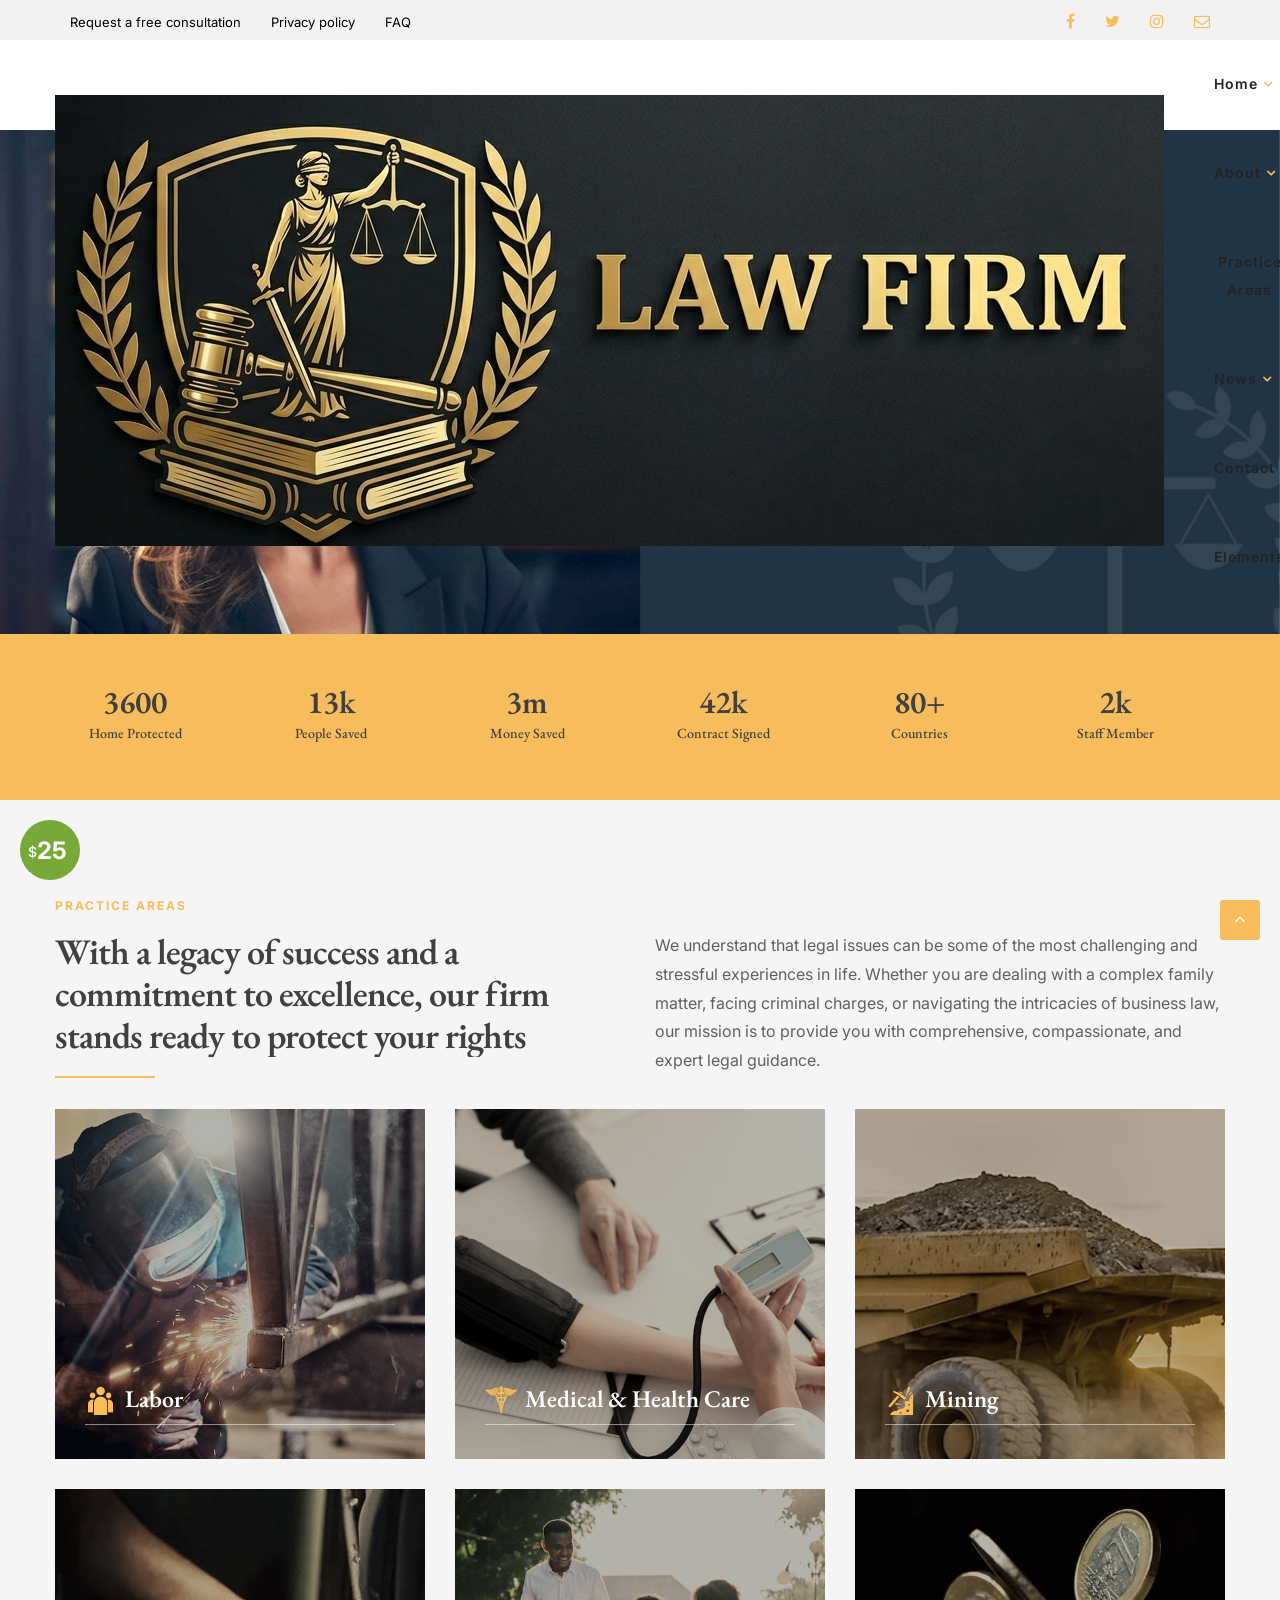
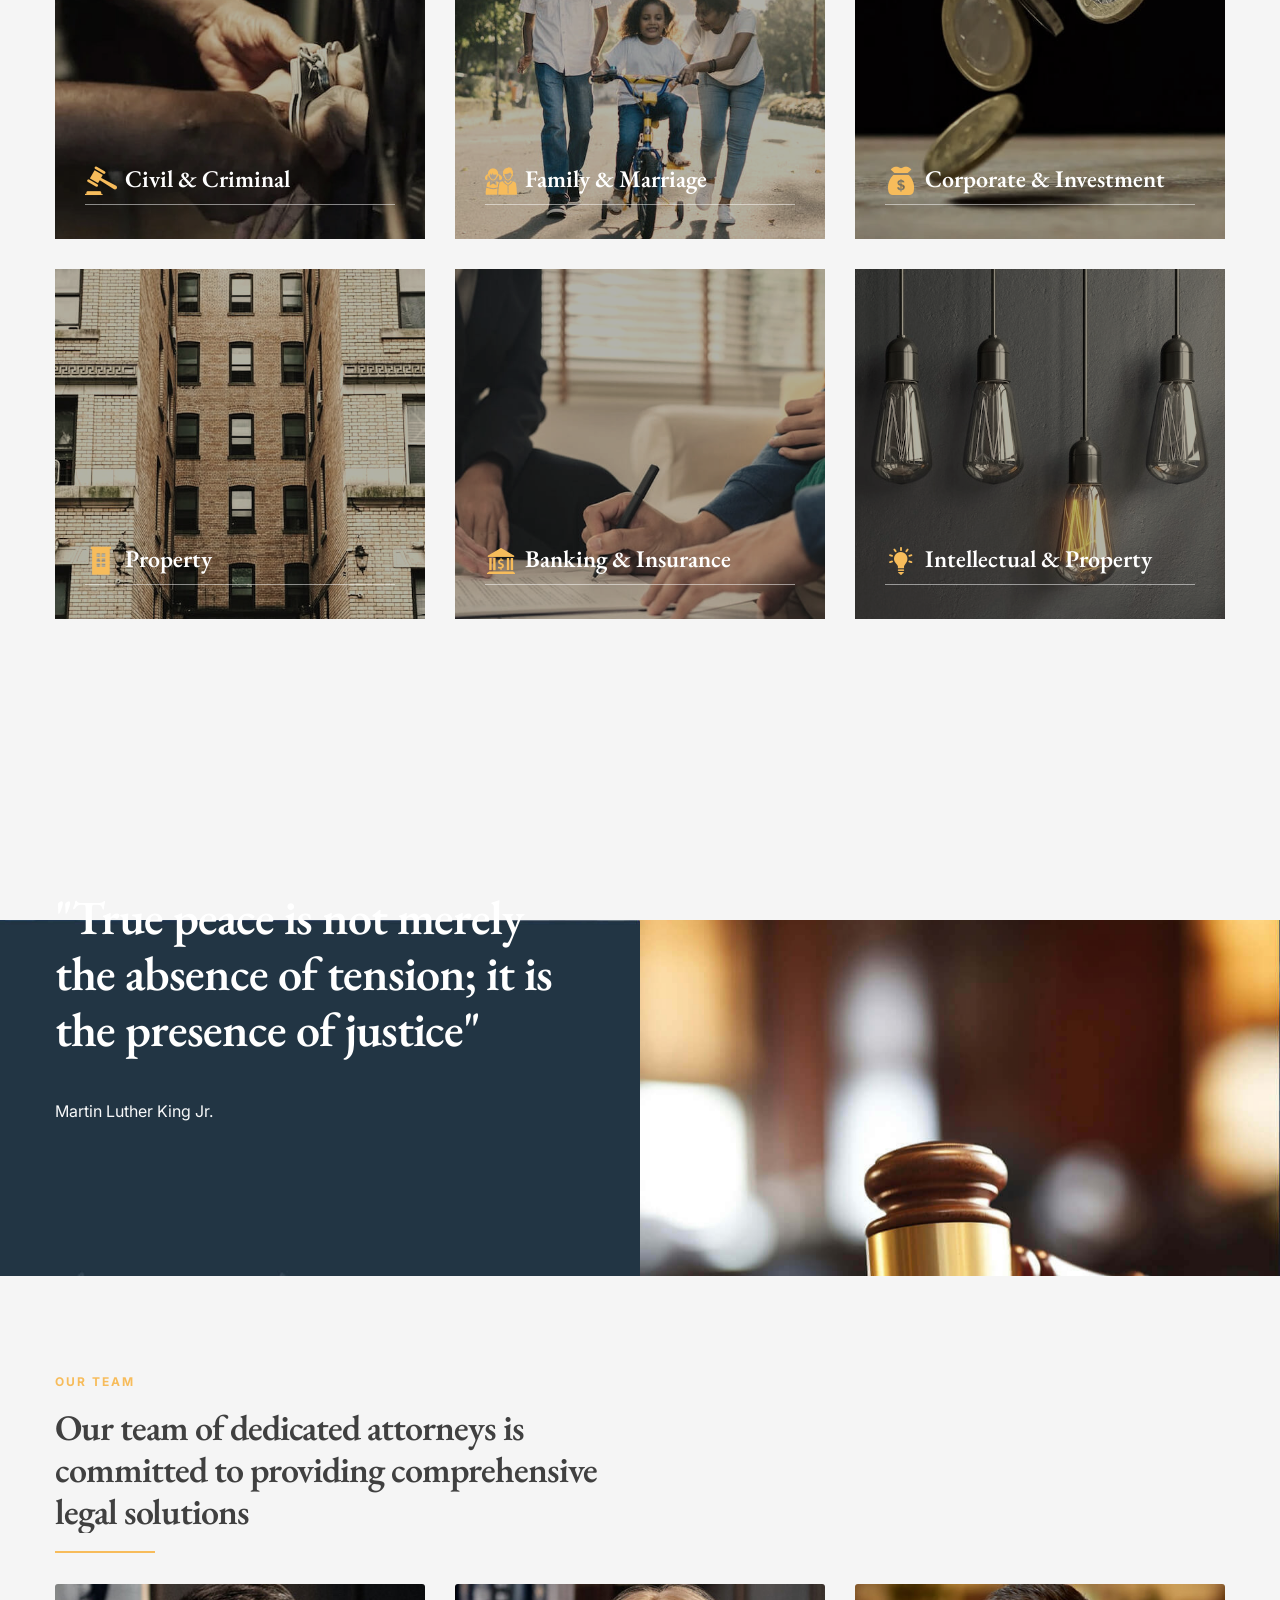
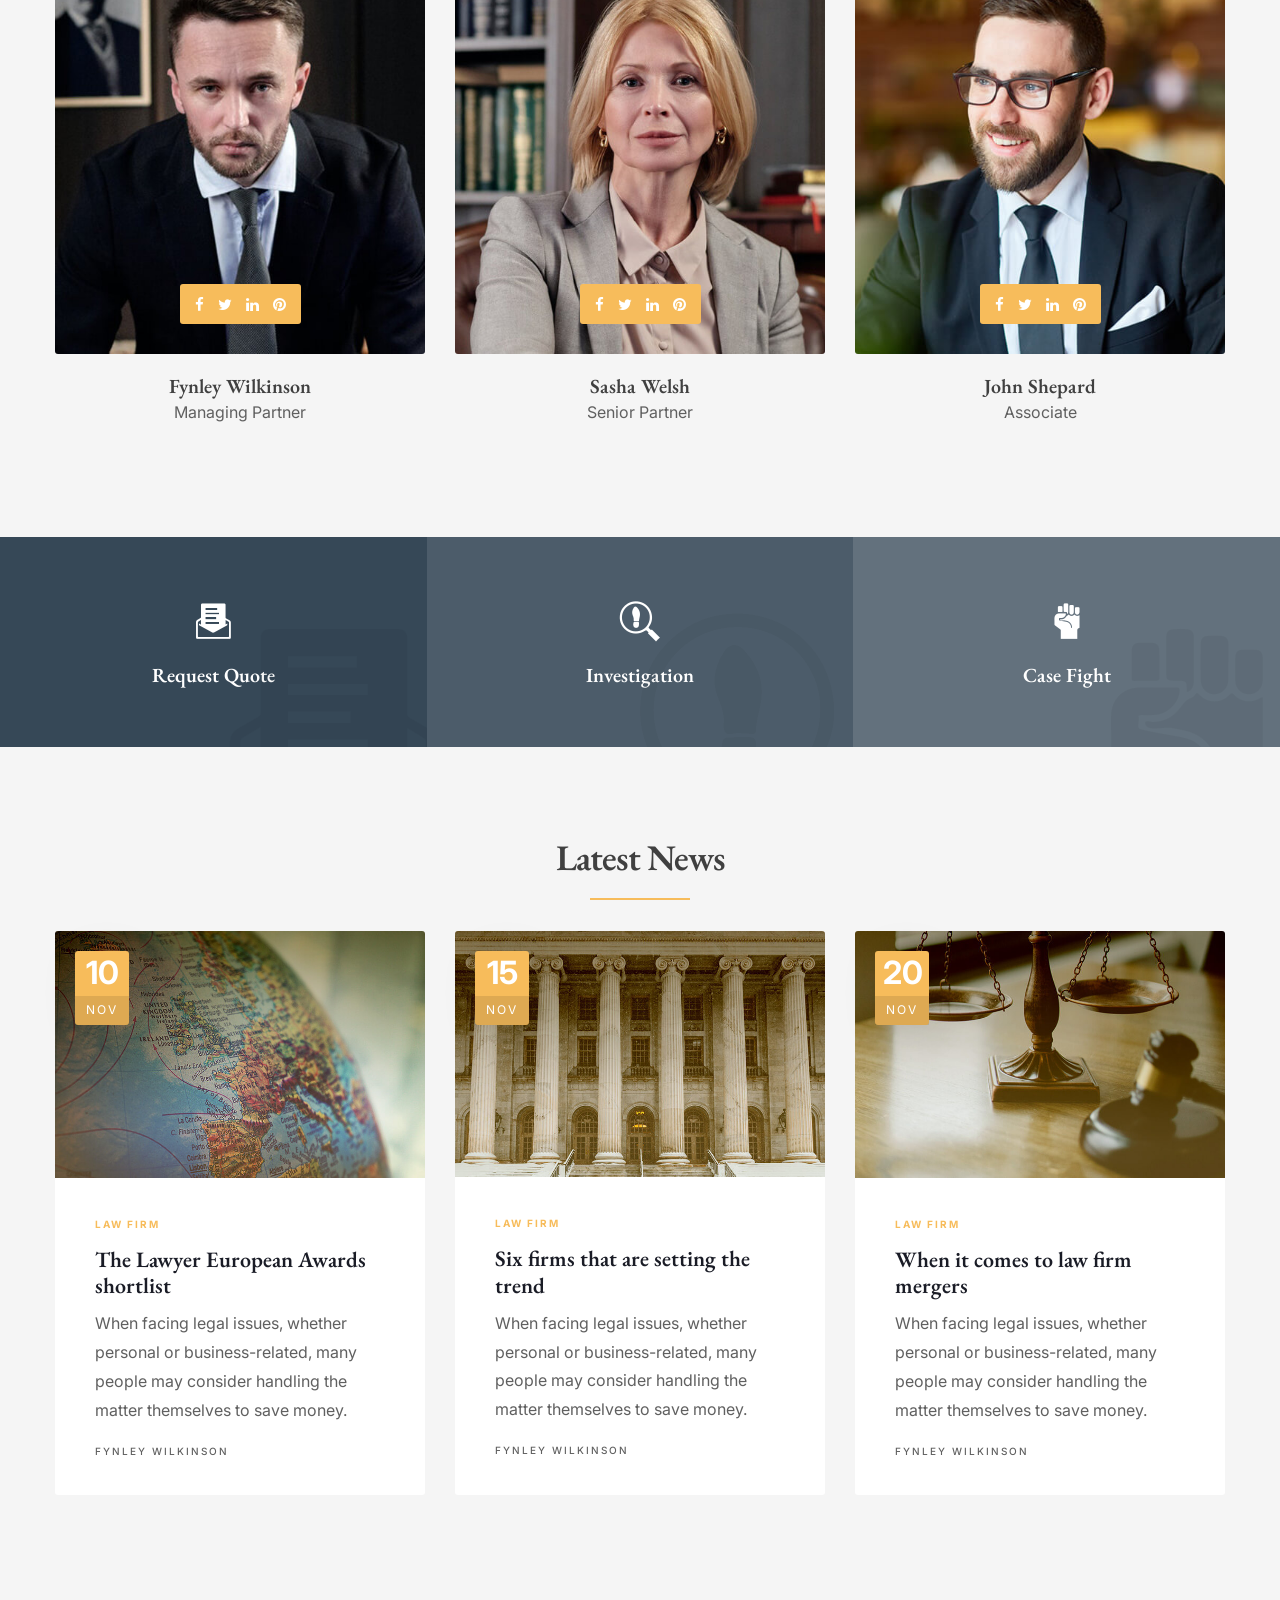
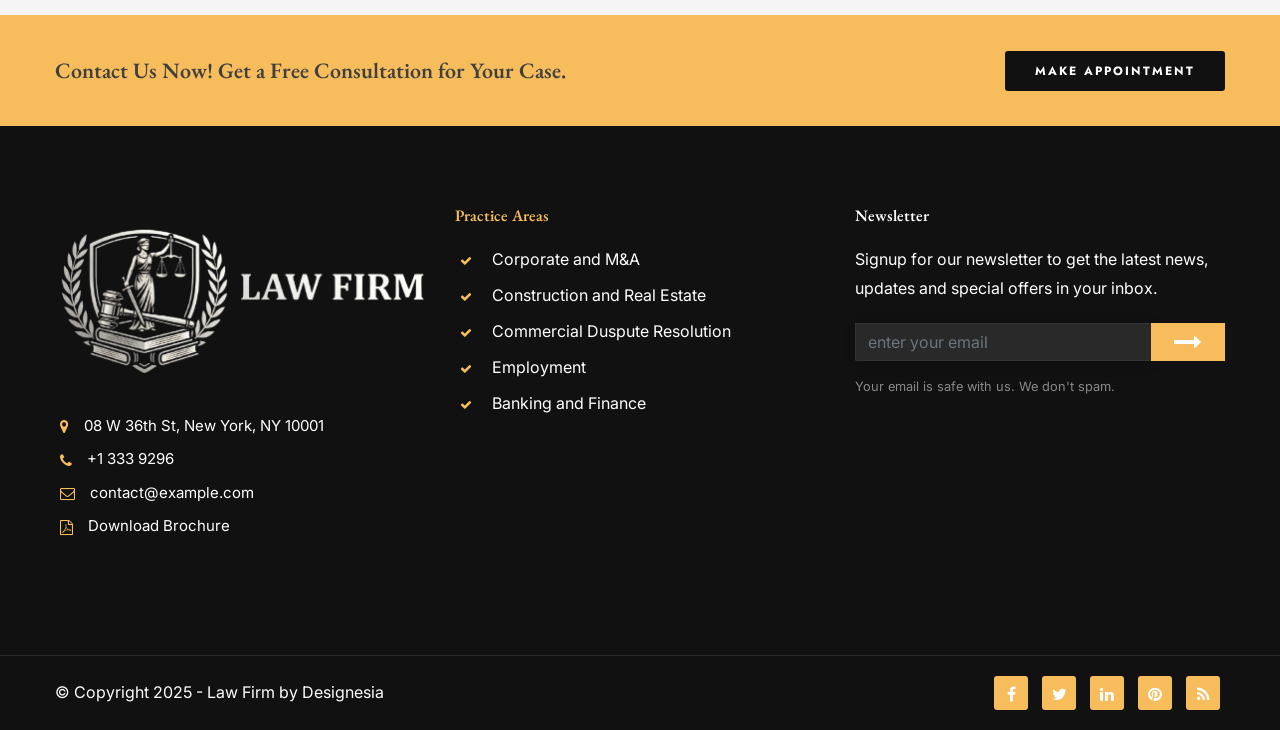
<file: index-8.html>
<!doctype html>
<html lang="en">


<!-- Mirrored from www.madebydesignesia.com/themes/Law Firm/index-8.html by HTTrack Website Copier/3.x [XR&CO'2014], Tue, 31 Mar 2026 12:18:08 GMT -->
<head>
    <meta charset="utf-8" />
    <title>Law Firm - Lawyer and Attorney Website Template</title>
    <link rel="icon" href="images/icon.png" type="image/gif" sizes="16x16">
    <meta content="width=device-width, initial-scale=1.0" name="viewport" />
    <meta content="Law Firm - Lawyer and Attorney Website Template" name="description" />
    <meta content="" name="keywords" />
    <meta content="" name="author" />
    
    <!-- CSS Files
    ================================================== -->
    <link id="bootstrap" href="css/bootstrap.min.css" rel="stylesheet" type="text/css" />
    <link id="bootstrap-grid" href="css/bootstrap-grid.min.css" rel="stylesheet" type="text/css" />
    <link id="bootstrap-reboot" href="css/bootstrap-reboot.min.css" rel="stylesheet" type="text/css" />
    <link href="css/animate.css" rel="stylesheet" type="text/css" />
    <link href="css/owl.carousel.css" rel="stylesheet" type="text/css" />
    <link href="css/owl.theme.css" rel="stylesheet" type="text/css" />
    <link href="css/owl.transitions.css" rel="stylesheet" type="text/css" />
    <link href="css/magnific-popup.css" rel="stylesheet" type="text/css" />
    <link href="css/jquery.countdown.css" rel="stylesheet" type="text/css" />
    <link href="css/style.css" rel="stylesheet" type="text/css" />
    <!-- color scheme -->
    <link id="colors" href="css/colors/scheme-09.css" rel="stylesheet" type="text/css" />
    <link href="css/coloring.css" rel="stylesheet" type="text/css" />
    <!-- custom css -->
    <link href="css/custom-2.css" rel="stylesheet" type="text/css" />
</head>

<body>
    <div id="wrapper">
        <div id="topbar" class="topbar-noborder topbar-light">
            <div class="container">                
                <div class="topbar-left">
                    <span class="topbar-widget"><a href="#">Request a free consultation</a></span>
                    <span class="topbar-widget"><a href="#">Privacy policy</a></span>
                    <span class="topbar-widget"><a href="#">FAQ</a></span>
                </div>
                <div class="topbar-right sm-hide">
                    <span class="topbar-widget tb-social">
                        <a href="#"><i class="fa fa-facebook"></i></a>
                        <a href="#"><i class="fa fa-twitter"></i></a>
                        <a href="#"><i class="fa fa-instagram"></i></a>
                        <a href="#"><i class="fa fa-envelope-o"></i></a>
                    </span>
                </div>
                <div class="clearfix"></div>
            </div>
        </div>
        <!-- header begin -->
        <header class="header-light">
            <div class="container">
                <div class="row">
                    <div class="col-md-12">
                        <div class="de-flex sm-pt10">
                            <div class="de-flex-col">
                                <!-- logo begin -->
                                <div id="logo">
                                    <a href="index.html">
                                        <img alt="" class="logo" src="images/logo-light.png" />
                                        <img alt="" class="logo-2" src="images/logo.png" />
                                    </a>
                                </div>
                                <!-- logo close -->
                            </div>
                            <div class="de-flex-col header-col-mid">
                                <!-- mainmenu begin -->
                                <ul id="mainmenu">
                                    <li><a href="index.html">Home</a>
                                        <ul>
                                            <li><a href="index-9.html"><b>New</b> Homepage 9</a></li>
                                            <li><a href="index-8.html"><b>New</b> Homepage 8</a></li>
                                            <li><a href="index.html">Homepage 1</a></li>
                                            <li><a href="index-2.html">Homepage 2</a></li>
                                            <li><a href="index-3.html">Homepage 3</a></li>
                                            <li><a href="index-4.html">Homepage 4</a></li>
                                            <li><a href="index-5.html">Homepage 5</a></li>
                                            <li><a href="index-6.html">Homepage 6</a></li> 
                                            <li><a href="index-7.html">Homepage 7</a></li>                                           
                                            <li><a href="index-onepage.html">Onepage</a></li>
                                        </ul>
                                    </li>
                                    <li><a href="about.html">About</a>
                                        <ul>
                                            <li><a href="about.html">About Us</a></li>
                                            <li><a href="team.html">The Team</a></li>
                                            <li><a href="faq.html">FAQ</a></li>
                                        </ul>
                                    </li>
                                    <li><a href="practice-areas.html">Practice Areas</a>
                                        <ul>
                                            <li><a href="practice-areas-4.html"><b>New</b>Practice Areas 4</a></li>
                                            <li><a href="practice-areas.html">Practice Areas 1</a></li>
                                            <li><a href="practice-areas-2.html">Practice Areas 2</a></li>
                                            <li><a href="practice-areas-3.html">Practice Areas 3</a></li>
                                        </ul>
                                    </li>
                                    <li><a href="news.html">News</a>
                                        <ul>
                                            <li><a href="news.html">News List</a></li>
                                            <li><a href="news-single.html">News Single</a></li>
                                        </ul>
                                    </li>
                                    <li><a href="contact.html">Contact</a></li>
                                     <li><a href="#">Elements</a>
                                        <ul>
                                            <li><a href="accordion.html">Accordion</a></li>
                                            <li><a href="alerts.html">Alerts</a></li>
                                            <li><a href="counters.html">Counters</a></li>
                                            <li><a href="faq.html">FAQ</a></li>
                                            <li><a href="gallery.html">Gallery</a></li>
                                            <li><a href="icon-set-1.html">Icon Set 1</a></li>
                                            <li><a href="modal.html">Modal</a></li>
                                            <li><a href="progress-bar.html">Progress Bar</a></li>
                                            <li><a href="tabs.html">Tabs</a></li>
                                            <li><a href="testimonials.html">Testimonials</a></li>
                                        </ul>
                                    </li>
                                </ul>
                                <!-- mainmenu close -->
                            </div>
                            <div class="de-flex-col">
                                <div class="h-phone md-hide"><span>Need&nbsp;Help?</span><i class="fa fa-phone"></i> 1 200 300 9000</div>
                                <span id="menu-btn"></span>
                            </div>
                        </div>
                    </div>
                </div>
            </div>
        </header>
        <!-- header close -->
        <!-- content begin -->
        <div class="no-bottom no-top" id="content">
            <div id="top"></div>
            <section aria-label="section" class="jarallax text-light">
                <img src="images/background/16.jpg" class="jarallax-img" alt="">
                <div class="container">
                    <div class="row align-items-center">
                        <div class="col-lg-6 offset-lg-6 wow fadeInRight" data-wow-delay=".5s">
                            <div class="pl-lg-5">
                                <div class="spacer-double"></div>
                                <div class="spacer-double"></div>
                                <h3 class="id-color wow fadeInUp" data-wow-delay=".4s">Need Any Help?</h3>
                                <h1 class="wow fadeInUp" data-wow-delay=".6s">Defending Your Rights, Pursuing Justice</h1>
                                <div class="spacer-20"></div>
                                <a class="btn-custom wow fadeInUp" data-wow-delay="1s" href="contact.html">Contact Us</a>
                                <div class="spacer-double"></div>
                            </div>
                        </div>
                    </div>
                </div>
            </section>
            <section class="bg-color pt40 pb40">
                <div class="container">
                    <div class="row">
                        <div class="row">
                            <div class="col-lg-2 col-6 text-center wow fadeInRight" data-wow-delay="0s">
                                <div class="de_count s2">
                                    <h3><span class="timer" data-to="4500" data-speed="3000">0</span></h3>
                                    <h5>Home Protected</h5>
                                </div>
                            </div>
                            <div class="col-lg-2 col-6 text-center wow fadeInRight" data-wow-delay=".25s">
                                <div class="de_count s2">
                                    <h3><span class="timer" data-to="16" data-speed="3000">0</span>k</h3>
                                    <h5>People Saved</h5>
                                </div>
                            </div>
                            <div class="col-lg-2 col-6 text-center wow fadeInRight" data-wow-delay=".4s">
                                <div class="de_count s2">
                                    <h3><span class="timer" data-to="4" data-speed="3000">0</span>m</h3>
                                    <h5>Money Saved</h5>
                                </div>
                            </div>
                            <div class="col-lg-2 col-6 text-center wow fadeInRight" data-wow-delay=".6s">
                                <div class="de_count s2">
                                    <h3><span class="timer" data-to="52" data-speed="3000">0</span>k</h3>
                                    <h5>Contract Signed</h5>
                                </div>
                            </div>
                            <div class="col-lg-2 col-6 text-center wow fadeInRight" data-wow-delay=".8s">
                                <div class="de_count s2">
                                    <h3><span class="timer" data-to="100" data-speed="3000">0</span>+</h3>
                                    <h5>Countries</h5>
                                </div>
                            </div>
                            <div class="col-lg-2 col-6 text-center wow fadeInRight" data-wow-delay="1s">
                                <div class="de_count s2">
                                    <h3><span class="timer" data-to="2" data-speed="3000">2</span>k</h3>
                                    <h5>Staff Member</h5>
                                </div>
                            </div>
                        </div>
                    </div>
                </div>
            </section>
            <section id="section-highlight" class="relative">
                <div class="container">
                    <div class="row">
                        <div class="col-lg-12">
                            <span class="p-title wow fadeInUp">Practice Areas</span>
                        </div>
                        <div class="col-lg-6">
                            <h2 class="wow fadeInUp">
                                With a legacy of success and a commitment to excellence, our firm stands ready to protect your rights
                            </h2>
                            <div class="small-border sm-left"></div>
                        </div>
                        <div class="col-md-6">
                            <p class="wow fadeInUp">We understand that legal issues can be some of the most challenging and stressful experiences in life. Whether you are dealing with a complex family matter, facing criminal charges, or navigating the intricacies of business law, our mission is to provide you with comprehensive, compassionate, and expert legal guidance.
                        </div>
                    </div>

                    <div class="row">

                        <div class="col-lg-4 col-md-6 mb30 wow zoomIn" data-wow-delay=".0s">
                            <div class="de-card-poster">
                                <a class="d-overlay" href="#">
                                    <div class="d-content">
                                        <h3><i class="id-color icofont-group"></i>Labor</h3>
                                        <div class="d-text">
                                            Lorem ipsum elit officia sint reprehenderit ullamco voluptate enim ut voluptate cupidatat ut dolor aute ex cupidatat ea ut ex elit fugiat laborum laboris elit.
                                        </div>
                                        <span href="#" class="btn-main">Read More</span>
                                    </div>
                                </a>
                                <div class="d-image filter-sephia-30" data-bgimage="url(images/practice-areas/1.jpg) center"></div>
                            </div>
                        </div>

                        <div class="col-lg-4 col-md-6 mb30 wow zoomIn" data-wow-delay=".2s">
                            <div class="de-card-poster">
                                <a class="d-overlay" href="#">
                                    <div class="d-content">
                                        <h3><i class="id-color icofont-medical-sign-alt"></i>Medical &amp; Health Care</h3>
                                        <div class="d-text">
                                            Lorem ipsum elit officia sint reprehenderit ullamco voluptate enim ut voluptate cupidatat ut dolor aute ex cupidatat ea ut ex elit fugiat laborum laboris elit.
                                        </div>
                                        <span href="#" class="btn-main">Read More</span>
                                    </div>
                                </a>
                                <div class="d-image filter-sephia-30" data-bgimage="url(images/practice-areas/2.jpg) center"></div>
                            </div>
                        </div>
                        
                        <div class="col-lg-4 col-md-6 mb30 wow zoomIn" data-wow-delay=".3s">
                            <div class="de-card-poster">
                                <a class="d-overlay" href="#">
                                    <div class="d-content">
                                        <h3><i class="id-color icofont-mining"></i>Mining</h3>
                                        <div class="d-text">
                                            Lorem ipsum elit officia sint reprehenderit ullamco voluptate enim ut voluptate cupidatat ut dolor aute ex cupidatat ea ut ex elit fugiat laborum laboris elit.
                                        </div>
                                        <span href="#" class="btn-main">Read More</span>
                                    </div>
                                </a>
                                <div class="d-image filter-sephia-30" data-bgimage="url(images/practice-areas/3.jpg) center"></div>
                            </div>
                        </div>

                        <div class="col-lg-4 col-md-6 mb30 wow zoomIn" data-wow-delay=".4s">
                            <div class="de-card-poster">
                                <a class="d-overlay" href="#">
                                    <div class="d-content">
                                        <h3><i class="id-color icofont-law-order"></i>Civil &amp; Criminal</h3>
                                        <div class="d-text">
                                            Lorem ipsum elit officia sint reprehenderit ullamco voluptate enim ut voluptate cupidatat ut dolor aute ex cupidatat ea ut ex elit fugiat laborum laboris elit.
                                        </div>
                                        <span href="#" class="btn-main">Read More</span>
                                    </div>
                                </a>
                                <div class="d-image filter-sephia-30" data-bgimage="url(images/practice-areas/4.jpg) center"></div>
                            </div>
                        </div>

                        <div class="col-lg-4 col-md-6 mb30 wow zoomIn" data-wow-delay=".5s">
                            <div class="de-card-poster">
                                <a class="d-overlay" href="#">
                                    <div class="d-content">
                                        <h3><i class="id-color icofont-group-students"></i>Family &amp; Marriage</h3>
                                        <div class="d-text">
                                            Lorem ipsum elit officia sint reprehenderit ullamco voluptate enim ut voluptate cupidatat ut dolor aute ex cupidatat ea ut ex elit fugiat laborum laboris elit.
                                        </div>
                                        <span href="#" class="btn-main">Read More</span>
                                    </div>
                                </a>
                                <div class="d-image filter-sephia-30" data-bgimage="url(images/practice-areas/5.jpg) center"></div>
                            </div>
                        </div>

                        <div class="col-lg-4 col-md-6 mb30 wow zoomIn" data-wow-delay=".6s">
                            <div class="de-card-poster">
                                <a class="d-overlay" href="#">
                                    <div class="d-content">
                                        <h3><i class="id-color icofont-money"></i>Corporate &amp; Investment</h3>
                                        <div class="d-text">
                                            Lorem ipsum elit officia sint reprehenderit ullamco voluptate enim ut voluptate cupidatat ut dolor aute ex cupidatat ea ut ex elit fugiat laborum laboris elit.
                                        </div>
                                        <span href="#" class="btn-main">Read More</span>
                                    </div>
                                </a>
                                <div class="d-image filter-sephia-30" data-bgimage="url(images/practice-areas/6.jpg) center"></div>
                            </div>
                        </div>

                        <div class="col-lg-4 col-md-6 mb30 wow zoomIn" data-wow-delay=".7s">
                            <div class="de-card-poster">
                                <a class="d-overlay" href="#">
                                    <div class="d-content">
                                        <h3><i class="id-color icofont-building"></i>Property</h3>
                                        <div class="d-text">
                                            Lorem ipsum elit officia sint reprehenderit ullamco voluptate enim ut voluptate cupidatat ut dolor aute ex cupidatat ea ut ex elit fugiat laborum laboris elit.
                                        </div>
                                        <span href="#" class="btn-main">Read More</span>
                                    </div>
                                </a>
                                <div class="d-image filter-sephia-30" data-bgimage="url(images/practice-areas/7.jpg) center"></div>
                            </div>
                        </div>

                        <div class="col-lg-4 col-md-6 mb30 wow zoomIn" data-wow-delay=".8s">
                            <div class="de-card-poster">
                                <a class="d-overlay" href="#">
                                    <div class="d-content">
                                        <h3><i class="id-color icofont-bank"></i>Banking &amp; Insurance</h3>
                                        <div class="d-text">
                                            Lorem ipsum elit officia sint reprehenderit ullamco voluptate enim ut voluptate cupidatat ut dolor aute ex cupidatat ea ut ex elit fugiat laborum laboris elit.
                                        </div>
                                        <span href="#" class="btn-main">Read More</span>
                                    </div>
                                </a>
                                <div class="d-image filter-sephia-30" data-bgimage="url(images/practice-areas/8.jpg) center"></div>
                            </div>
                        </div>
                        
                        <div class="col-lg-4 col-md-6 mb30 wow zoomIn" data-wow-delay=".9s">
                            <div class="de-card-poster">
                                <a class="d-overlay" href="#">
                                    <div class="d-content">
                                        <h3><i class="id-color icofont-light-bulb"></i>Intellectual &amp; Property</h3>
                                        <div class="d-text">
                                            Lorem ipsum elit officia sint reprehenderit ullamco voluptate enim ut voluptate cupidatat ut dolor aute ex cupidatat ea ut ex elit fugiat laborum laboris elit.
                                        </div>
                                        <span href="#" class="btn-main">Read More</span>
                                    </div>
                                </a>
                                <div class="d-image filter-sephia-30" data-bgimage="url(images/practice-areas/9.jpg) center"></div>
                            </div>
                        </div>
                        
                    </div>
                </div>
            </section>
            <section aria-label="section" class="jarallax text-light">
                <img src="images/background/17.jpg" class="jarallax-img" alt="">
                <div class="container">
                    <div class="row align-items-center">
                        <div class="col-lg-6 wow fadeInRight">
                            <div class="pr-lg-5">
                                <div class="spacer-double"></div>
                                <h1>"True peace is not merely the absence of tension; it is the presence of justice"</h1>
                                <div class="spacer-20"></div>
                                Martin Luther King Jr.
                                <div class="spacer-double"></div>
                            </div>
                        </div>
                    </div>
                </div>
            </section>
            <section aria-label="section">
                <div class="container">
                    <div class="row">
                        <div class="col-md-6">
                            <span class="p-title wow fadeInUp">Our Team</span>
                            <h2 class="wow fadeInUp">Our team of dedicated attorneys is committed to providing comprehensive legal solutions</h2>
                            <div class="small-border sm-left"></div>
                        </div>
                        <div class="clearfix"></div>
                        <div class="col-lg-4 col-md-6 col-sm-6 mb30 wow fadeInRight" data-wow-delay=".2s">
                            <div class="f-profile text-center">
                                <div class="fp-wrap f-invert">
                                    <div class="fpw-overlay">
                                        <div class="fpwo-wrap">
                                            <div class="fpwow-icons">
                                                <a href="#"><i class="fa fa-facebook fa-lg"></i></a>
                                                <a href="#"><i class="fa fa-twitter fa-lg"></i></a>
                                                <a href="#"><i class="fa fa-linkedin fa-lg"></i></a>
                                                <a href="#"><i class="fa fa-pinterest fa-lg"></i></a>
                                            </div>
                                        </div>
                                    </div>
                                    <div class="fpw-overlay-btm"></div>
                                    <img src="images/team/1.jpg" class="fp-image img-fluid" alt="">
                                </div>
                                <h4>Fynley Wilkinson</h4>
                                Managing Partner
                            </div>
                        </div>
                        <div class="col-lg-4 col-md-6 col-sm-6 mb30 wow fadeInRight" data-wow-delay=".4s">
                            <div class="f-profile text-center">
                                <div class="fp-wrap f-invert">
                                    <div class="fpw-overlay">
                                        <div class="fpwo-wrap">
                                            <div class="fpwow-icons">
                                                <a href="#"><i class="fa fa-facebook fa-lg"></i></a>
                                                <a href="#"><i class="fa fa-twitter fa-lg"></i></a>
                                                <a href="#"><i class="fa fa-linkedin fa-lg"></i></a>
                                                <a href="#"><i class="fa fa-pinterest fa-lg"></i></a>
                                            </div>
                                        </div>
                                    </div>
                                    <div class="fpw-overlay-btm"></div>
                                    <img src="images/team/2.jpg" class="fp-image img-fluid" alt="">
                                </div>
                                <h4>Sasha Welsh</h4>
                                Senior Partner
                            </div>
                        </div>
                        <div class="col-lg-4 col-md-6 col-sm-6 mb30 wow fadeInRight" data-wow-delay=".6s">
                            <div class="f-profile text-center">
                                <div class="fp-wrap f-invert">
                                    <div class="fpw-overlay">
                                        <div class="fpwo-wrap">
                                            <div class="fpwow-icons">
                                                <a href="#"><i class="fa fa-facebook fa-lg"></i></a>
                                                <a href="#"><i class="fa fa-twitter fa-lg"></i></a>
                                                <a href="#"><i class="fa fa-linkedin fa-lg"></i></a>
                                                <a href="#"><i class="fa fa-pinterest fa-lg"></i></a>
                                            </div>
                                        </div>
                                    </div>
                                    <div class="fpw-overlay-btm"></div>
                                    <img src="images/team/3.jpg" class="fp-image img-fluid" alt="">
                                </div>
                                <h4>John Shepard</h4>
                                Associate
                            </div>
                        </div>
                    </div>
                </div>
            </section>
            <section class="no-bottom relative text-white">
                <div class="container-fluid">
                    <div class="row no-gutters mt-100" data-bgcolor="#203445">
                        <div class="col-lg-4 col-md-6 wow fadeInRight" data-wow-delay="0s">
                            <div class="feature-box f-boxed style-3 text-center" data-bgcolor="rgba(255,255,255,.1)">
                                <i class="icofont-letter"></i>
                                <div class="text">
                                    <h4>Request Quote</h4>
                                    
                                </div>
                                <i class="wm icofont-letter"></i>
                            </div>
                        </div>
                        <div class="col-lg-4 col-md-6 wow fadeInRight" data-wow-delay=".3s">
                            <div class="feature-box f-boxed style-3 text-center" data-bgcolor="rgba(255,255,255,.2)">
                                <i class="icofont-investigation"></i>
                                <div class="text">
                                    <h4>Investigation</h4>
                                    
                                </div>
                                <i class="wm icofont-investigation"></i>
                            </div>
                        </div>
                        <div class="col-lg-4 col-md-6 wow fadeInRight" data-wow-delay=".6s">
                            <div class="feature-box f-boxed style-3 text-center" data-bgcolor="rgba(255,255,255,.3)">
                                <i class="icofont-hand-power"></i>
                                <div class="text">
                                    <h4>Case Fight</h4>
                                    
                                </div>
                                <i class="wm icofont-hand-power"></i>
                            </div>
                        </div>
                    </div>
                </div>
            </section>
            <section aria-label="section">
                <div class="container">
                    <div class="row">
                        <div class="col-md-12">
                            <div class="text-center">
                                <h2 class="wow fadeInUp">Latest News</h2>
                                <div class="small-border"></div>
                            </div>
                        </div>
                    </div>
                    <div class="row wow fadeInUp">
                        <div class="col-lg-4 col-md-6 mb30 wow zoomIn" data-wow-delay=".s">
                            <div class="bloglist item">
                                <div class="post-content">
                                    <div class="date-box">
                                        <div class="m">10</div>
                                        <div class="d">NOV</div>
                                    </div>
                                    <div class="post-image">
                                        <img alt="" src="images/news/1.jpg">
                                    </div>
                                    <div class="post-text">
                                        <span class="p-tagline">Law Firm</span>
                                        <h4><a href="news-single.html">The Lawyer European Awards shortlist<span></span></a></h4>
                                        <p>When facing legal issues, whether personal or business-related, many people may consider handling the matter themselves to save money.</p>
                                        <span class="p-author">Fynley Wilkinson</span>
                                    </div>
                                </div>
                            </div>
                        </div>
                        <div class="col-lg-4 col-md-6 mb30 wow zoomIn" data-wow-delay=".s">
                            <div class="bloglist item">
                                <div class="post-content">
                                    <div class="date-box">
                                        <div class="m">15</div>
                                        <div class="d">NOV</div>
                                    </div>
                                    <div class="post-image">
                                        <img alt="" src="images/news/2.jpg">
                                    </div>
                                    <div class="post-text">
                                        <span class="p-tagline">Law Firm</span>
                                        <h4><a href="news-single.html">Six firms that are setting the trend<span></span></a></h4>
                                        <p>When facing legal issues, whether personal or business-related, many people may consider handling the matter themselves to save money.</p>
                                        <span class="p-author">Fynley Wilkinson</span>
                                    </div>
                                </div>
                            </div>
                        </div>
                        <div class="col-lg-4 col-md-6 mb30 wow zoomIn" data-wow-delay=".s">
                            <div class="bloglist item">
                                <div class="post-content">
                                    <div class="date-box">
                                        <div class="m">20</div>
                                        <div class="d">NOV</div>
                                    </div>
                                    <div class="post-image">
                                        <img alt="" src="images/news/3.jpg">
                                    </div>
                                    <div class="post-text">
                                        <span class="p-tagline">Law Firm</span>
                                        <h4><a href="news-single.html">When it comes to law firm mergers<span></span></a></h4>
                                        <p>When facing legal issues, whether personal or business-related, many people may consider handling the matter themselves to save money.</p>
                                        <span class="p-author">Fynley Wilkinson</span>
                                    </div>
                                </div>
                            </div>
                        </div>
                    </div>
                </div>
            </section>

            <section class="pt40 pb40 bg-color">
                <div class="container">
                    <div class="row align-items-center">
                        <div class="col-md-8 mb-sm-30 text-lg-start text-sm-center wow fadeInRight">
                            <h3 class="no-bottom">Contact Us Now! Get a Free Consultation for Your Case.</h3>
                        </div>
                        <div class="col-md-4 text-lg-end rtl-lg-start text-sm-center wow fadeInRight">
                            <a href="#" class="btn-custom btn-black text-white light">Make Appointment</a>
                        </div>
                    </div>
                </div>
            </section>
        </div>
        <!-- content close -->
        <a href="#" id="back-to-top"></a>
        <!-- footer begin -->
        <footer>
            <div class="container">
                <div class="row">
                    <div class="col-lg-4">
                        <div class="widget">
                            <a href="index.html"><img alt="" class="img-fluid mb20" src="images/logo-light.png"></a>
                            <address class="s1">
                                <span><i class="id-color fa fa-map-marker fa-lg"></i>08 W 36th St, New York, NY 10001</span>
                                <span><i class="id-color fa fa-phone fa-lg"></i>+1 333 9296</span>
                                <span><i class="id-color fa fa-envelope-o fa-lg"></i><a href="mailto:contact@example.com">contact@example.com</a></span>
                                <span><i class="id-color fa fa-file-pdf-o fa-lg"></i><a href="#">Download Brochure</a></span>
                            </address>
                        </div>
                    </div>
                    <div class="col-md-4">
                        <h5 class="id-color mb20">Practice Areas</h5>
                        <ul class="ul-style-2">
                            <li>Corporate and M&A</li>
                            <li>Construction and Real Estate</li>
                            <li>Commercial Duspute Resolution</li>
                            <li>Employment</li>
                            <li>Banking and Finance</li>
                        </ul>
                    </div>
                    <div class="col-lg-4">
                        <div class="widget">
                            <h5>Newsletter</h5>
                            <p>Signup for our newsletter to get the latest news, updates and special offers in your inbox.</p>
                            <form action="https://www.madebydesignesia.com/themes/Law Firm/blank.php" class="row" id="form_subscribe" method="post" name="form_subscribe">
                                <div class="col text-center">
                                    <input class="form-control" id="name_1" name="name_1" placeholder="enter your email" type="text" /> <a href="#" id="btn-submit"><i class="fa fa-long-arrow-right"></i></a>
                                    <div class="clearfix"></div>
                                </div>
                            </form>
                            <div class="spacer-10"></div>
                            <small>Your email is safe with us. We don't spam.</small>
                        </div>
                    </div>
                </div>
            </div>
            <div class="subfooter">
                <div class="container">
                    <div class="row g-4 align-items-center">
                        <div class="col-lg-6">
                            &copy; Copyright 2025 - Law Firm by Designesia
                        </div>
                        <div class="col-lg-6 text-lg-end">
                            <div class="social-icons">
                                <a href="#"><i class="fa fa-facebook fa-lg"></i></a>
                                <a href="#"><i class="fa fa-twitter fa-lg"></i></a>
                                <a href="#"><i class="fa fa-linkedin fa-lg"></i></a>
                                <a href="#"><i class="fa fa-pinterest fa-lg"></i></a>
                                <a href="#"><i class="fa fa-rss fa-lg"></i></a>
                            </div>
                        </div>
                    </div>
                </div>
            </div>
        </footer>
        <!-- footer close -->
        <div id="preloader">
            <div class="spinner">
                <div class="bounce1"></div>
                <div class="bounce2"></div>
                <div class="bounce3"></div>
            </div>
        </div>
    </div>
    <div id="purchase-now">
        <a href="https://themeforest.net/cart/add_items?ref=designesia&amp;item_ids=29485331"><span>$</span>25</a>
        <div class="pn-hover">Buy Now</div>
    </div>
    <!-- Javascript Files
    ================================================== -->
    <script src="js/jquery.min.js"></script>
    <script src="js/bootstrap.min.js"></script>
    <script src="js/wow.min.js"></script>
    <script src="js/jquery.isotope.min.js"></script>
    <script src="js/easing.js"></script>
    <script src="js/lenis.js"></script>
    <script src="js/owl.carousel.js"></script>
    <script src="js/validation.js"></script>
    <script src="js/jquery.magnific-popup.min.js"></script>
    <script src="js/enquire.min.js"></script>
    <script src="js/jquery.stellar.min.js"></script>
    <script src="js/jquery.plugin.js"></script>
    <script src="js/typed.js"></script>
    <script src="js/jarallax.js"></script>
    <script src="js/jquery.countTo.js"></script>
    <script src="js/jquery.countdown.js"></script>
    <script src="js/typed.js"></script>
    <script src="js/jarallax.js"></script>
    <script src="js/designesia.js"></script>
</body>


<!-- Mirrored from www.madebydesignesia.com/themes/Law Firm/index-8.html by HTTrack Website Copier/3.x [XR&CO'2014], Tue, 31 Mar 2026 12:18:10 GMT -->
</html>
</file>
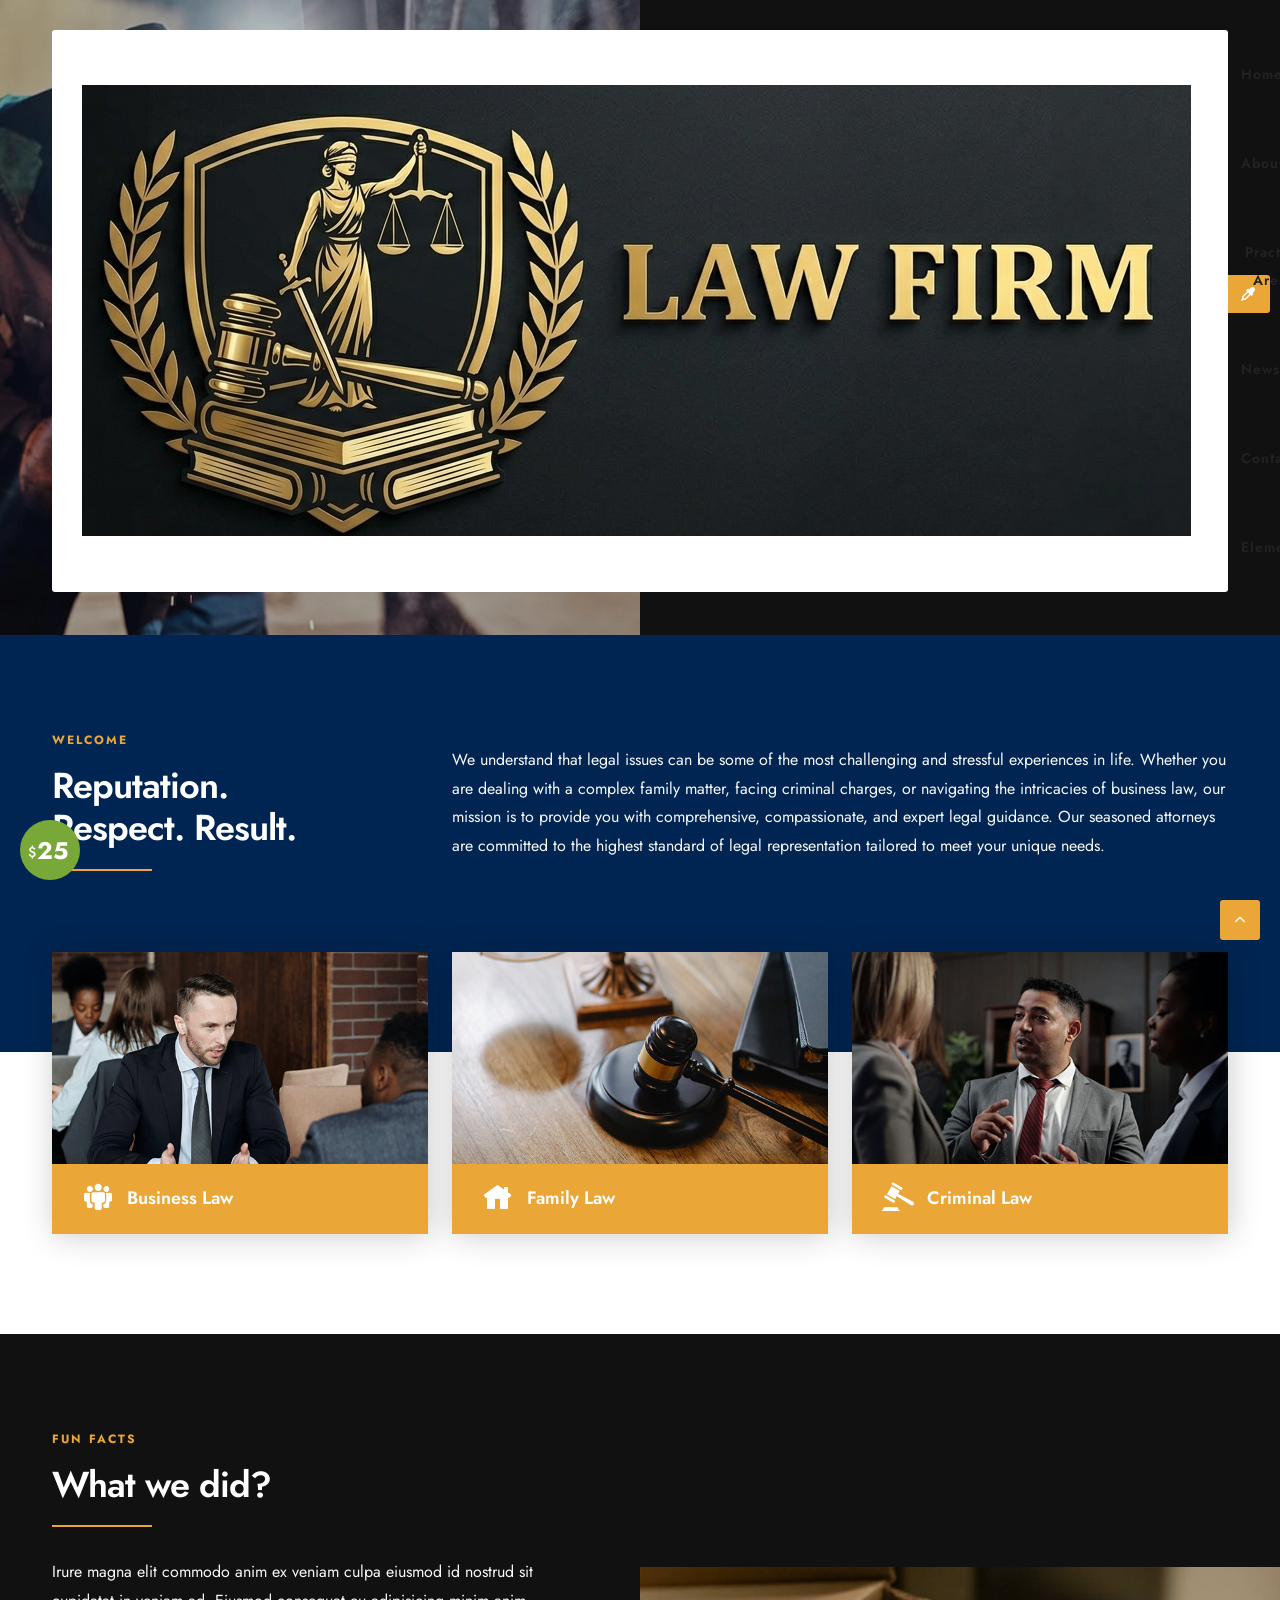
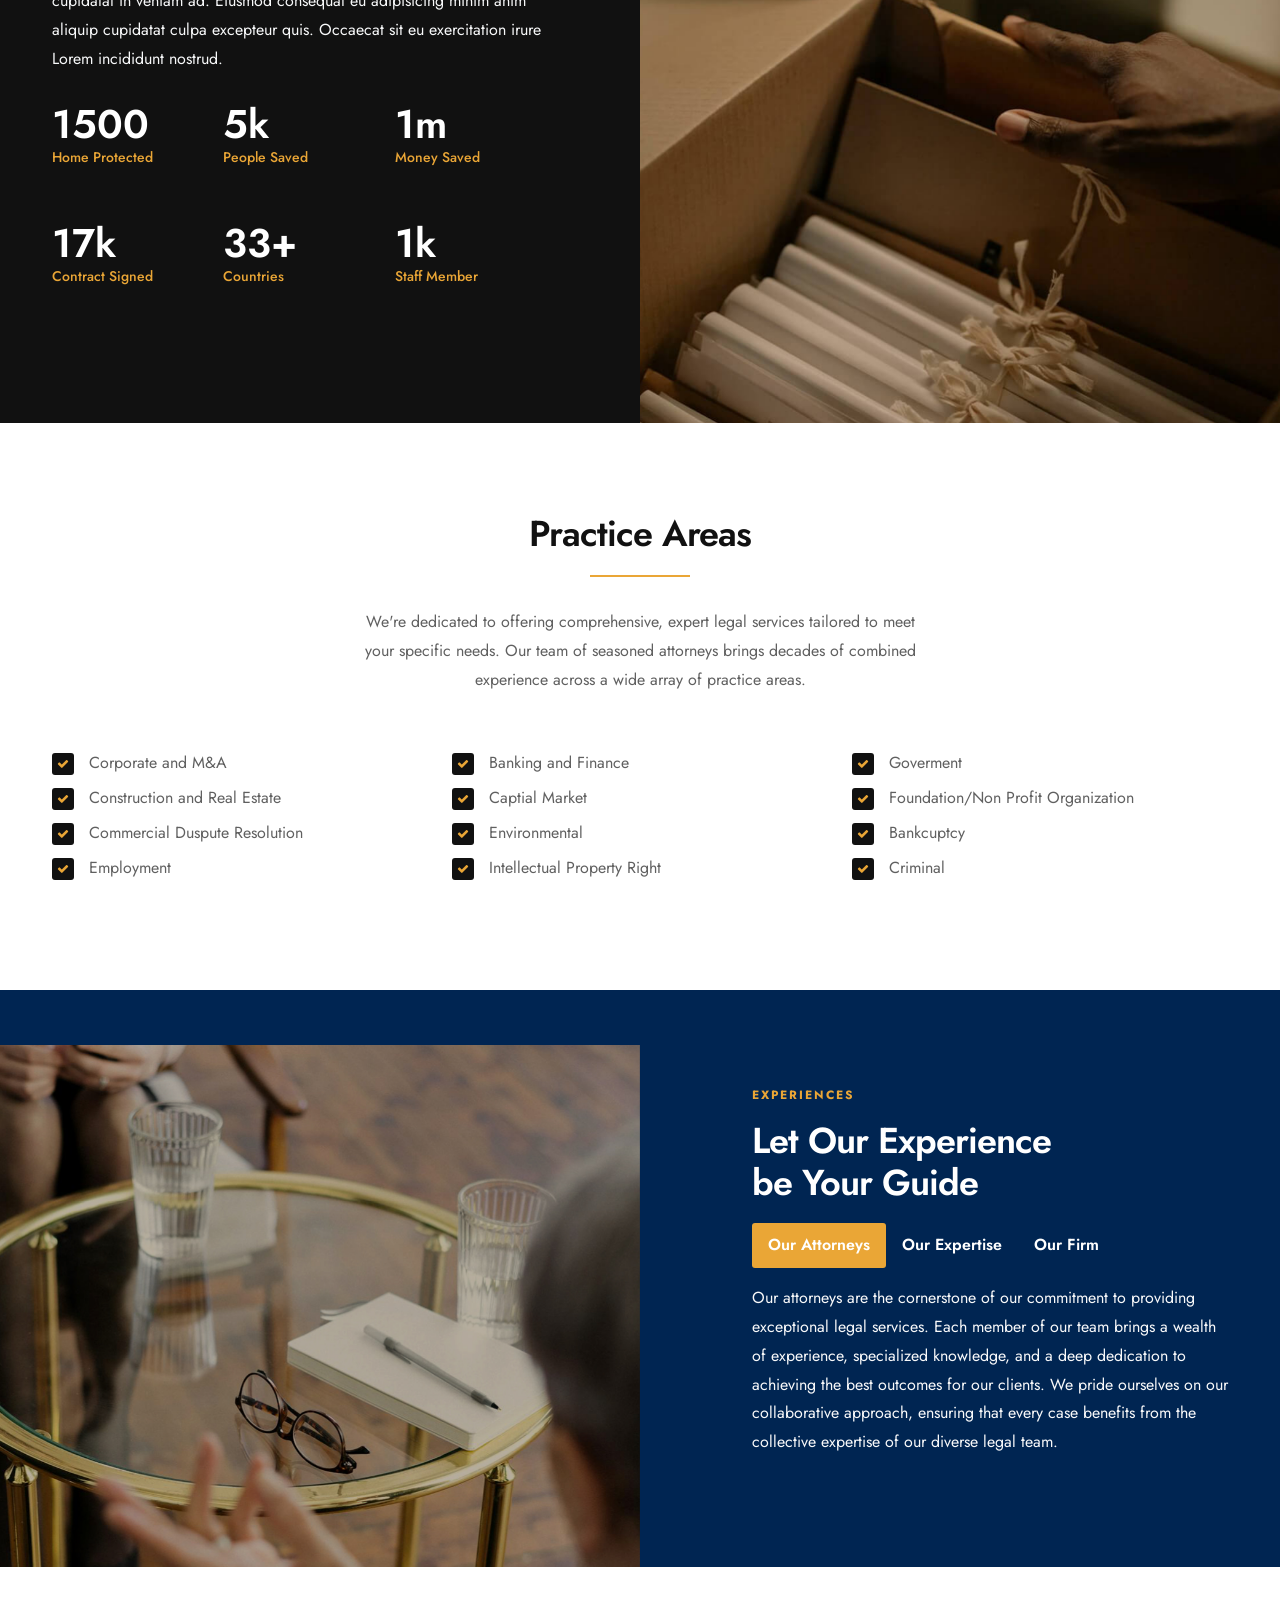
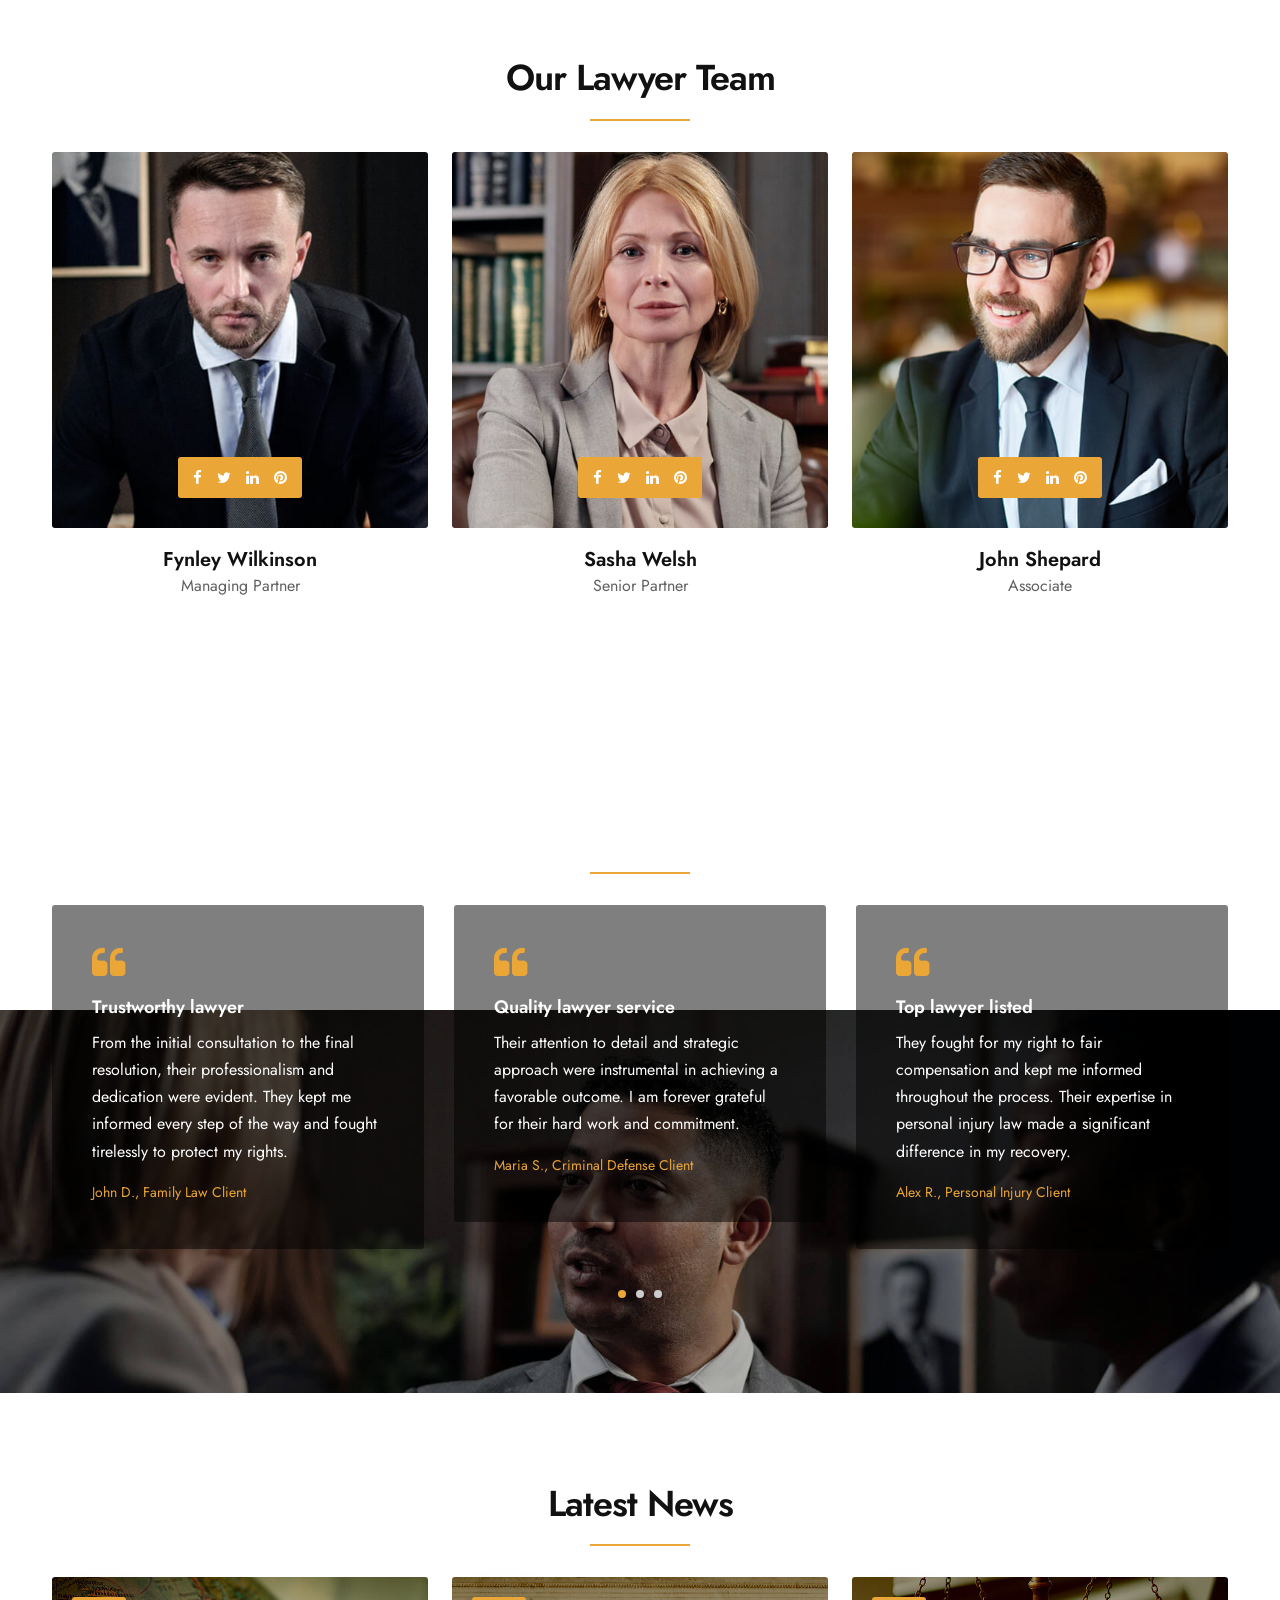
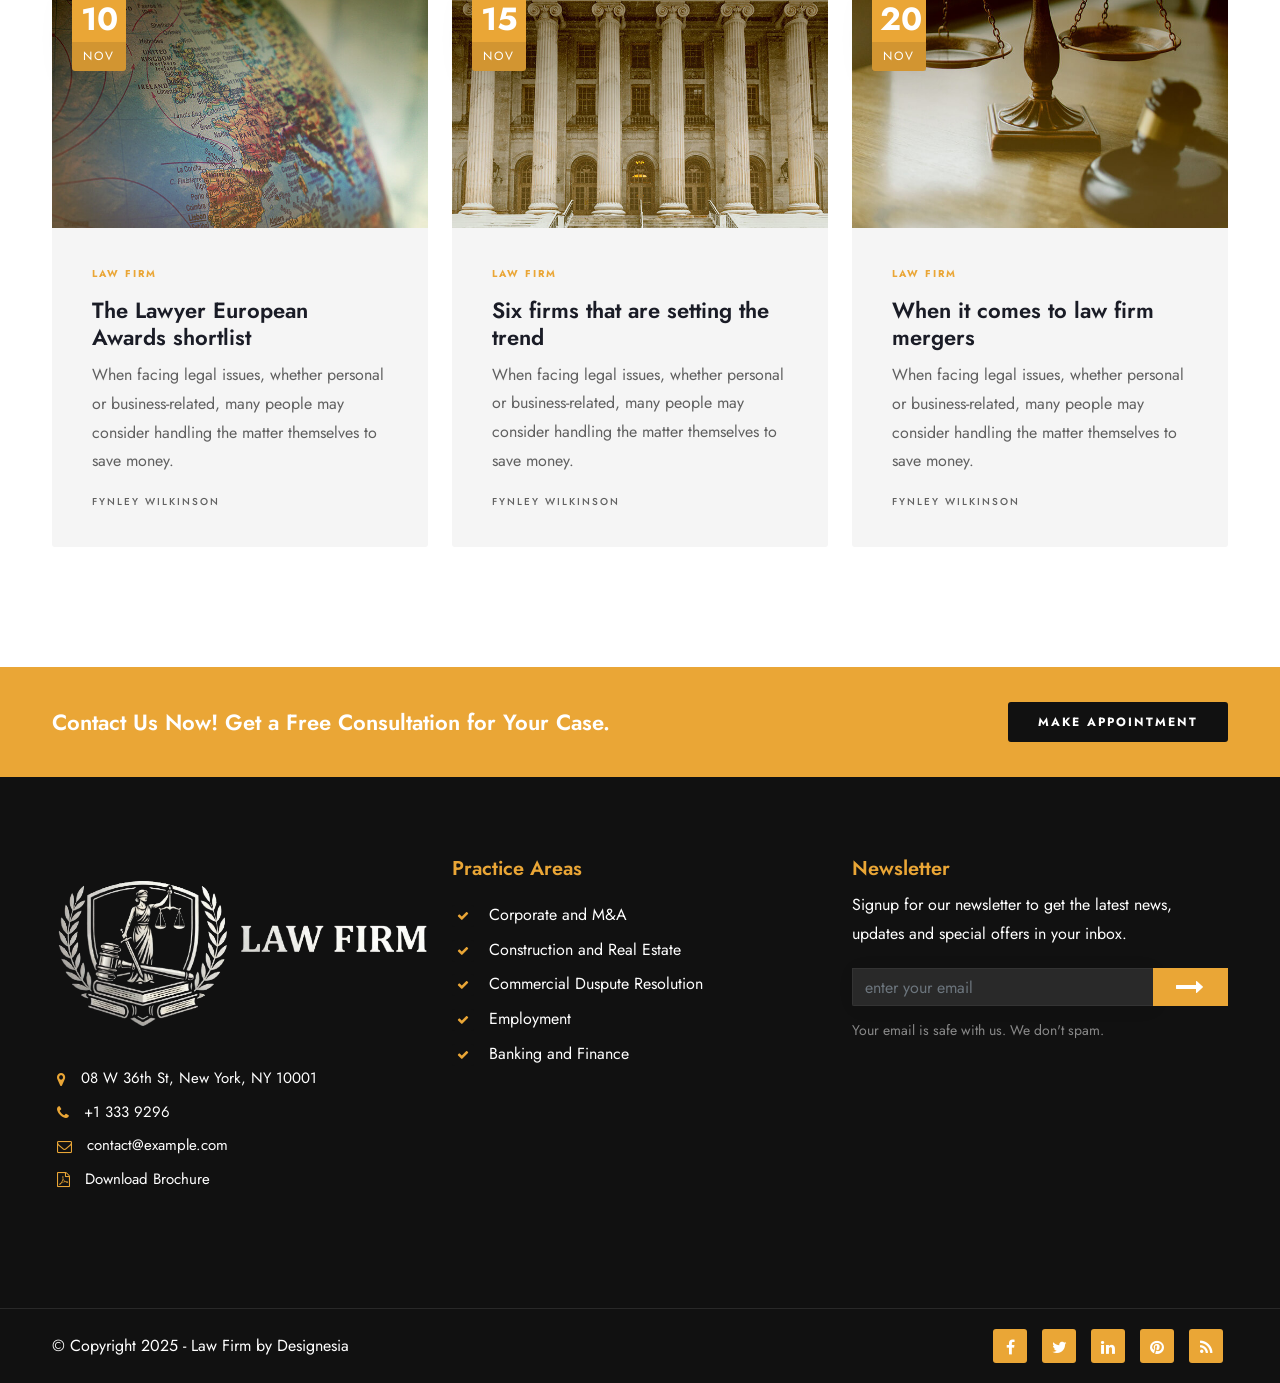
<file: index-9.html>
<!doctype html>
<html lang="en">


<!-- Mirrored from www.madebydesignesia.com/themes/Law Firm/index-9.html by HTTrack Website Copier/3.x [XR&CO'2014], Tue, 31 Mar 2026 12:18:04 GMT -->
<head>
    <meta charset="utf-8" />
    <title>Law Firm - Lawyer and Attorney Website Template</title>
    <link rel="icon" href="images/icon.png" type="image/gif" sizes="16x16">
    <meta content="width=device-width, initial-scale=1.0" name="viewport" />
    <meta content="Law Firm - Lawyer and Attorney Website Template" name="description" />
    <meta content="" name="keywords" />
    <meta content="" name="author" />
    
    <!-- CSS Files
    ================================================== -->
    <link id="bootstrap" href="css/bootstrap.min.css" rel="stylesheet" type="text/css" />
    <link href="css/animate.css" rel="stylesheet" type="text/css" />
    <link href="css/owl.carousel.css" rel="stylesheet" type="text/css" />
    <link href="css/owl.theme.css" rel="stylesheet" type="text/css" />
    <link href="css/owl.transitions.css" rel="stylesheet" type="text/css" />
    <link href="css/magnific-popup.css" rel="stylesheet" type="text/css" />
    <link href="css/jquery.countdown.css" rel="stylesheet" type="text/css" />
    <link href="css/style.css" rel="stylesheet" type="text/css" />
    <!-- color scheme -->
    <link id="colors" href="css/colors/scheme-01.css" rel="stylesheet" type="text/css" />
    <link href="css/coloring.css" rel="stylesheet" type="text/css" />
    <!-- RS5.0 Stylesheet -->
    <link rel="stylesheet" href="revolution/css/settings.css" type="text/css">
    <link rel="stylesheet" href="revolution/css/layers.css" type="text/css">
    <link rel="stylesheet" href="revolution/css/navigation.css" type="text/css">
</head>

<body>
    <div id="wrapper">
        
        <!-- header begin -->
        <header class="header-light header-s2">
            <div class="container">
                <div class="row">
                    <div class="col-md-12">
                        <div class="d-menu-wrap">
                            <div class="de-flex sm-pt10">
                                <div class="de-flex-col">
                                    <!-- logo begin -->
                                    <div id="logo">
                                        <a href="index.html">
                                            <img alt="" class="logo" src="images/logo-light.png" />
                                            <img alt="" class="logo-2" src="images/logo.png" />
                                        </a>
                                    </div>
                                    <!-- logo close -->
                                </div>
                                <div class="de-flex-col header-col-mid">
                                <!-- mainmenu begin -->
                                <ul id="mainmenu">
                                    <li><a href="index.html">Home</a>
                                        <ul>
                                            <li><a href="index-9.html"><b>New</b> Homepage 9</a></li>
                                            <li><a href="index-8.html"><b>New</b> Homepage 8</a></li>
                                            <li><a href="index.html">Homepage 1</a></li>
                                            <li><a href="index-2.html">Homepage 2</a></li>
                                            <li><a href="index-3.html">Homepage 3</a></li>
                                            <li><a href="index-4.html">Homepage 4</a></li>
                                            <li><a href="index-5.html">Homepage 5</a></li>
                                            <li><a href="index-6.html">Homepage 6</a></li> 
                                            <li><a href="index-7.html">Homepage 7</a></li>                                           
                                            <li><a href="index-onepage.html">Onepage</a></li>
                                        </ul>
                                    </li>
                                    <li><a href="about.html">About</a>
                                        <ul>
                                            <li><a href="about.html">About Us</a></li>
                                            <li><a href="team.html">The Team</a></li>
                                            <li><a href="faq.html">FAQ</a></li>
                                        </ul>
                                    </li>
                                    <li><a href="practice-areas.html">Practice Areas</a>
                                        <ul>
                                            <li><a href="practice-areas-4.html"><b>New</b>Practice Areas 4</a></li>
                                            <li><a href="practice-areas.html">Practice Areas 1</a></li>
                                            <li><a href="practice-areas-2.html">Practice Areas 2</a></li>
                                            <li><a href="practice-areas-3.html">Practice Areas 3</a></li>
                                        </ul>
                                    </li>
                                    <li><a href="news.html">News</a>
                                        <ul>
                                            <li><a href="news.html">News List</a></li>
                                            <li><a href="news-single.html">News Single</a></li>
                                        </ul>
                                    </li>
                                    <li><a href="contact.html">Contact</a></li>
                                     <li><a href="#">Elements</a>
                                        <ul>
                                            <li><a href="accordion.html">Accordion</a></li>
                                            <li><a href="alerts.html">Alerts</a></li>
                                            <li><a href="counters.html">Counters</a></li>
                                            <li><a href="faq.html">FAQ</a></li>
                                            <li><a href="gallery.html">Gallery</a></li>
                                            <li><a href="icon-set-1.html">Icon Set 1</a></li>
                                            <li><a href="modal.html">Modal</a></li>
                                            <li><a href="progress-bar.html">Progress Bar</a></li>
                                            <li><a href="tabs.html">Tabs</a></li>
                                            <li><a href="testimonials.html">Testimonials</a></li>
                                        </ul>
                                    </li>
                                </ul>
                                <!-- mainmenu close -->
                                </div>
                                <div class="de-flex-col">
                                    <div class="h-phone md-hide"><span>Need&nbsp;Help?</span><i class="fa fa-phone"></i> 1 200 300 9000</div>
                                    <span id="menu-btn"></span>
                                </div>
                            </div>
                        </div>
                    </div>
                </div>
            </div>
        </header>
        <!-- header close -->
        <!-- content begin -->
        <div class="no-bottom no-top" id="content">
            <div id="top"></div>
            
            <section data-bgcolor="#111111" class="no-top no-bottom text-light">
                <div class="position-lg-absolute w-100">
                    <div class="container">
                        <div class="row g-0 align-items-center">
                            <div class="col-lg-5 offset-lg-7 ">
                                <div class="spacer-double"></div>
                                <div class="spacer-double"></div>
                                <div class="spacer-double"></div>
                                <span class="p-title wow fadeInUp" data-wow-delay=".4s">Your Legal Partner</span><br>
                                <h1 class="wow fadeInUp" data-wow-delay=".6s">Legal excellence for your peace of mind</h1>
                                <div class="row">
                                    <div class="col-lg-10">
                                        <p class="lead wow fadeInUp" data-wow-delay=".8s">Our passion for justice and a dedication to our clients, we provide comprehensive legal solutions tailored to your unique situation.</p>
                                        <div class="spacer-20"></div>
                                        <a class="btn-custom wow fadeInUp" data-wow-delay="1s" href="contact.html">Contact Us</a>
                                    </div>
                                </div>
                                <div class="spacer-double"></div>
                                <div class="spacer-double"></div>
                            </div>
                        </div>
                    </div>
                </div>
                <div class="col-lg-6">
                    <div class="owl-single-fade-auto owl-carousel owl-theme">
                        <div class="de-img-cap">
                            <i class="id-color icofont-group"></i>
                            <h3>Labor</h3>
                            <div class="d-overlay"></div>
                            <img src="images/practice-areas/1.jpg" class="img-fullwidth" alt="">
                        </div>
                        <div class="de-img-cap">
                            <i class="id-color icofont-medical-sign-alt"></i>
                            <h3>Medical &amp; Healthcare</h3>
                            <div class="d-overlay"></div>
                            <img src="images/practice-areas/2.jpg" class="img-fullwidth" alt="">
                        </div>
                        <div class="de-img-cap">
                            <i class="id-color icofont-mining"></i>
                            <h3>Mining</h3>
                            <div class="d-overlay"></div>
                            <img src="images/practice-areas/3.jpg" class="img-fullwidth" alt="">
                        </div>
                        <div class="de-img-cap">
                            <i class="id-color icofont-law-order"></i>
                            <h3>Civil &amp; Criminal</h3>
                            <div class="d-overlay"></div>
                            <img src="images/practice-areas/4.jpg" class="img-fullwidth" alt="">
                        </div>
                        <div class="de-img-cap">
                            <i class="id-color icofont-group-students"></i>
                            <h3>Family &amp; Marriage</h3>
                            <div class="d-overlay"></div>
                            <img src="images/practice-areas/5.jpg" class="img-fullwidth" alt="">
                        </div>
                        <div class="de-img-cap">
                            <i class="id-color icofont-money"></i>
                            <h3>Corporate &amp; Investment</h3>
                            <div class="d-overlay"></div>
                            <img src="images/practice-areas/6.jpg" class="img-fullwidth" alt="">
                        </div>
                        <div class="de-img-cap">
                            <i class="id-color icofont-building"></i>
                            <h3>Property</h3>
                            <div class="d-overlay"></div>
                            <img src="images/practice-areas/7.jpg" class="img-fullwidth" alt="">
                        </div>
                        <div class="de-img-cap">
                            <i class="id-color icofont-bank"></i>
                            <h3>Banking &amp; Insurance</h3>
                            <div class="d-overlay"></div>
                            <img src="images/practice-areas/8.jpg" class="img-fullwidth" alt="">
                        </div>
                        <div class="de-img-cap">
                            <i class="id-color icofont-light-bulb"></i>
                            <h3>Intellectual Property</h3>
                            <div class="d-overlay"></div>
                            <img src="images/practice-areas/9.jpg" class="img-fullwidth" alt="">
                        </div>
                    </div>
                </div>
            </section>
            
            <section id="section-highlight" class="relative text-light" data-bgcolor="#002552">
                <div class="container">
                    <div class="row align-items-center">
                        <div class="col-md-4">
                            <span class="p-title wow fadeInUp">Welcome</span><br>
                            <h2 class="wow fadeInUp">
                                Reputation.<br>Respect. Result.
                            </h2>
                            <div class="small-border sm-left"></div>
                        </div>
                        <div class="col-md-8">
                            <p class="wow fadeInRight">We understand that legal issues can be some of the most challenging and stressful experiences in life. Whether you are dealing with a complex family matter, facing criminal charges, or navigating the intricacies of business law, our mission is to provide you with comprehensive, compassionate, and expert legal guidance. Our seasoned attorneys are committed to the highest standard of legal representation tailored to meet your unique needs.
                            </p>
                        </div>
                    </div>
                    <div class="spacer-double"></div>
                </div>
            </section>
            <section class="no-top relative z1000">
                <div class="container">
                    <div class="row mt-100">
                        <div class="col-md-4 mb-sm-30 wow fadeInRight" data-wow-delay=".2s">
                            <div class="mask">
                                <div class="cover">
                                    <div class="c-inner">
                                        <h3><i class="icofont-people"></i><span>Business Law</span></h3>
                                        <p>Explore innovative strategies, expert guidance, and tailored solutions to propel your success forward. </p>
                                        <div class="spacer20"></div>
                                        <a href="#" class="btn-custom capsule">Read more</a>
                                    </div>
                                </div>
                                <img src="images/services/1.jpg" alt="" class="img-responsive" />
                            </div>
                        </div>
                        <div class="col-md-4 mb-sm-30 wow fadeInRight" data-wow-delay=".4s">
                            <div class="mask">
                                <div class="cover">
                                    <div class="c-inner">
                                        <h3><i class="icofont-home"></i><span>Family Law</span></h3>
                                        <p>Explore innovative strategies, expert guidance, and tailored solutions to propel your success forward. </p>
                                        <div class="spacer20"></div>
                                        <a href="#" class="btn-custom capsule">Read more</a>
                                    </div>
                                </div>
                                <img src="images/services/2.jpg" alt="" class="img-responsive" />
                            </div>
                        </div>
                        <div class="col-md-4 mb-sm-30 wow fadeInRight" data-wow-delay=".6s">
                            <div class="mask">
                                <div class="cover">
                                    <div class="c-inner">
                                        <h3><i class="icofont-law-order"></i><span>Criminal Law</span></h3>
                                        <p>Explore innovative strategies, expert guidance, and tailored solutions to propel your success forward. </p>
                                        <div class="spacer20"></div>
                                        <a href="#" class="btn-custom capsule">Read more</a>
                                    </div>
                                </div>
                                <img src="images/services/3.jpg" alt="" class="img-responsive" />
                            </div>
                        </div>
                    </div>
                </div>
            </section>
            <section data-bgcolor="#111111" class="text-light">
                <div class="container">
                    <div class="row align-items-center g-0">
                        <div class="col-lg-5">
                            <span class="p-title wow fadeInUp">Fun facts</span><br>
                            <h2 class="wow fadeInUp">
                                What we did?
                            </h2>
                            <div class="small-border sm-left"></div>
                            <p class="wow fadeInRight" data-wow-delay="0s">Irure magna elit commodo anim ex veniam culpa eiusmod id nostrud sit cupidatat in veniam ad. Eiusmod consequat eu adipisicing minim anim aliquip cupidatat culpa excepteur quis. Occaecat sit eu exercitation irure Lorem incididunt nostrud.</p>

                            <div class="row">
                                <div class="col-lg-4 col-md-6 wow fadeInRight mb30" data-wow-delay="0s">
                                    <div class="de_count">
                                        <h3><span class="timer" data-to="4500" data-speed="3000">0</span></h3>
                                        <h5>Home Protected</h5>
                                    </div>
                                </div>
                                <div class="col-lg-4 col-md-6 wow fadeInRight mb30" data-wow-delay=".25s">
                                    <div class="de_count">
                                        <h3><span class="timer" data-to="16" data-speed="3000">0</span>k</h3>
                                        <h5>People Saved</h5>
                                    </div>
                                </div>
                                <div class="col-lg-4 col-md-6 wow fadeInRight mb30" data-wow-delay=".4s">
                                    <div class="de_count">
                                        <h3><span class="timer" data-to="4" data-speed="3000">0</span>m</h3>
                                        <h5>Money Saved</h5>
                                    </div>
                                </div>
                                <div class="col-lg-4 col-md-6 wow fadeInRight mb30" data-wow-delay=".6s">
                                    <div class="de_count">
                                        <h3><span class="timer" data-to="52" data-speed="3000">0</span>k</h3>
                                        <h5>Contract Signed</h5>
                                    </div>
                                </div>
                                <div class="col-lg-4 col-md-6 wow fadeInRight mb30" data-wow-delay=".8s">
                                    <div class="de_count">
                                        <h3><span class="timer" data-to="100" data-speed="3000">0</span>+</h3>
                                        <h5>Countries</h5>
                                    </div>
                                </div>
                                <div class="col-lg-4 col-md-6 wow fadeInRight mb30" data-wow-delay="1s">
                                    <div class="de_count">
                                        <h3><span class="timer" data-to="2" data-speed="3000">2</span>k</h3>
                                        <h5>Staff Member</h5>
                                    </div>
                                </div>
                            </div>
                        </div>
                    </div>
                </div>
                <div class="jarallax image-container col-lg-6 end-0">
                    <img src="images/background/18.jpg" class="jarallax-img" alt="">
                </div>
            </section>
            <section id="section-practice-areas">
                <div class="container">
                    <div class="row">
                        <div class="col-lg-12">
                            <div class="text-center">
                                <h2 class="wow fadeInUp">Practice Areas</h2>
                                <div class="small-border"></div>
                            </div>
                        </div>
                        <div class="col-md-6 offset-md-3 text-center">
                            <p class="wow fadeInUp">We're dedicated to offering comprehensive, expert legal services tailored to meet your specific needs. Our team of seasoned attorneys brings decades of combined experience across a wide array of practice areas.</p>
                        </div>
                        <div class="spacer-single"></div>
                        <div class="col-md-4">
                            <ul class="ul-style-2 wow fadeInRight" data-wow-delay=".2s">
                                <li>Corporate and M&A</li>
                                <li>Construction and Real Estate</li>
                                <li>Commercial Duspute Resolution</li>
                                <li>Employment</li>
                            </ul>
                        </div>
                        <div class="col-md-4">
                            <ul class="ul-style-2 wow fadeInRight" data-wow-delay=".4s">
                                <li>Banking and Finance</li>
                                <li>Captial Market</li>
                                <li>Environmental</li>
                                <li>Intellectual Property Right</li>
                            </ul>
                        </div>
                        <div class="col-md-4">
                            <ul class="ul-style-2 wow fadeInRight" data-wow-delay=".6s">
                                <li>Goverment</li>
                                <li>Foundation/Non Profit Organization</li>
                                <li>Bankcuptcy</li>
                                <li>Criminal</li>
                            </ul>
                        </div>
                    </div>
                </div>
            </section>
            <section data-bgcolor="#002552" class="text-light">
                <div class="container">
                    <div class="row align-items-center">
                        <div class="col-lg-5 offset-lg-7">
                            <span class="p-title">Experiences</span><br>
                            <h2>
                                Let Our Experience<br>be Your Guide
                            </h2>
                            <ul class="nav nav-pills mb-3" id="pills-tab" role="tablist">
                                <li class="nav-item">
                                    <a class="nav-link active" id="pills-home-tab" data-toggle="pill" href="#pills-home" role="tab" aria-controls="pills-home" aria-selected="true">Our Attorneys</a>
                                </li>
                                <li class="nav-item">
                                    <a class="nav-link" id="pills-profile-tab" data-toggle="pill" href="#pills-profile" role="tab" aria-controls="pills-profile" aria-selected="false">Our Expertise</a>
                                </li>
                                <li class="nav-item">
                                    <a class="nav-link" id="pills-contact-tab" data-toggle="pill" href="#pills-contact" role="tab" aria-controls="pills-contact" aria-selected="false">Our Firm</a>
                                </li>
                            </ul>
                            <div class="tab-content" id="pills-tabContent">
                                <div class="tab-pane fade show active" id="pills-home" role="tabpanel" aria-labelledby="pills-home-tab">
                                    <p>Our attorneys are the cornerstone of our commitment to providing exceptional legal services. Each member of our team brings a wealth of experience, specialized knowledge, and a deep dedication to achieving the best outcomes for our clients. We pride ourselves on our collaborative approach, ensuring that every case benefits from the collective expertise of our diverse legal team.</p>
                                </div>
                                <div class="tab-pane fade" id="pills-profile" role="tabpanel" aria-labelledby="pills-profile-tab">
                                    <p>We brings extensive experience and specialized knowledge to a wide range of legal practice areas. We are dedicated to providing top-tier legal services, tailored to meet the unique needs of each client. Whether you're facing a personal legal challenge or require sophisticated business counsel, our attorneys are here to guide you with unparalleled expertise and unwavering commitment.</p>
                                </div>
                                <div class="tab-pane fade" id="pills-contact" role="tabpanel" aria-labelledby="pills-contact-tab">
                                    <p>We are dedicated to providing exceptional legal services tailored to meet the unique needs of our clients. Our firm is built on a foundation of integrity, professionalism, and a commitment to excellence. Whether you're facing a personal legal challenge or require sophisticated business counsel, our team of experienced attorneys is here to guide you through every step of the legal process.</p>
                                </div>
                            </div>
                        </div>
                    </div>
                </div>
                <div class="jarallax image-container col-lg-6">
                    <img src="images/background/19.jpg" class="jarallax-img" alt="">
                </div>
            </section>            
            <section aria-label="section">
                <div class="container">
                    <div class="row">
                        <div class="col-md-12 text-center">
                            <h2 class="wow fadeInUp">Our Lawyer Team</h2>
                            <div class="small-border"></div>
                        </div>
                        <div class="col-lg-4 col-md-6 col-sm-6 mb30 wow fadeInRight" data-wow-delay=".2s">
                            <div class="f-profile text-center">
                                <div class="fp-wrap f-invert">
                                    <div class="fpw-overlay">
                                        <div class="fpwo-wrap">
                                            <div class="fpwow-icons">
                                                <a href="#"><i class="fa fa-facebook fa-lg"></i></a>
                                                <a href="#"><i class="fa fa-twitter fa-lg"></i></a>
                                                <a href="#"><i class="fa fa-linkedin fa-lg"></i></a>
                                                <a href="#"><i class="fa fa-pinterest fa-lg"></i></a>
                                            </div>
                                        </div>
                                    </div>
                                    <div class="fpw-overlay-btm"></div>
                                    <img src="images/team/1.jpg" class="fp-image img-fluid" alt="">
                                </div>
                                <h4>Fynley Wilkinson</h4>
                                Managing Partner
                            </div>
                        </div>
                        <div class="col-lg-4 col-md-6 col-sm-6 mb30 wow fadeInRight" data-wow-delay=".4s">
                            <div class="f-profile text-center">
                                <div class="fp-wrap f-invert">
                                    <div class="fpw-overlay">
                                        <div class="fpwo-wrap">
                                            <div class="fpwow-icons">
                                                <a href="#"><i class="fa fa-facebook fa-lg"></i></a>
                                                <a href="#"><i class="fa fa-twitter fa-lg"></i></a>
                                                <a href="#"><i class="fa fa-linkedin fa-lg"></i></a>
                                                <a href="#"><i class="fa fa-pinterest fa-lg"></i></a>
                                            </div>
                                        </div>
                                    </div>
                                    <div class="fpw-overlay-btm"></div>
                                    <img src="images/team/2.jpg" class="fp-image img-fluid" alt="">
                                </div>
                                <h4>Sasha Welsh</h4>
                                Senior Partner
                            </div>
                        </div>
                        <div class="col-lg-4 col-md-6 col-sm-6 mb30 wow fadeInRight" data-wow-delay=".6s">
                            <div class="f-profile text-center">
                                <div class="fp-wrap f-invert">
                                    <div class="fpw-overlay">
                                        <div class="fpwo-wrap">
                                            <div class="fpwow-icons">
                                                <a href="#"><i class="fa fa-facebook fa-lg"></i></a>
                                                <a href="#"><i class="fa fa-twitter fa-lg"></i></a>
                                                <a href="#"><i class="fa fa-linkedin fa-lg"></i></a>
                                                <a href="#"><i class="fa fa-pinterest fa-lg"></i></a>
                                            </div>
                                        </div>
                                    </div>
                                    <div class="fpw-overlay-btm"></div>
                                    <img src="images/team/3.jpg" class="fp-image img-fluid" alt="">
                                </div>
                                <h4>John Shepard</h4>
                                Associate
                            </div>
                        </div>
                    </div>
                </div>
            </section>
            <section aria-label="section" class="jarallax text-light">
                <img src="images/background/3.jpg" class="jarallax-img" alt="">
                <div class="container">
                    <div class="row">
                        <div class="col-lg-12">
                            <div class="text-center text-light">
                                <h2 class="wow fadeInUp">Testimonials</h2>
                                <div class="small-border"></div>
                            </div>
                            <div class="owl-carousel owl-theme" id="testimonial-carousel">
                                <div class="item">
                                    <div class="de_testi opt-2 review">
                                        <blockquote>
                                            <i class="fa fa-quote-left id-color"></i>
                                            <h3>Trustworthy lawyer</h3>
                                            <p>From the initial consultation to the final resolution, their professionalism and dedication were evident. They kept me informed every step of the way and fought tirelessly to protect my rights. </p>
                                            <div class="de_testi_by"><span>John D., Family Law Client</span></div>
                                        </blockquote>
                                    </div>
                                </div>
                                <div class="item">
                                    <div class="de_testi opt-2 review">
                                        <blockquote>
                                            <i class="fa fa-quote-left id-color"></i>
                                            <h3>Quality lawyer service</h3>
                                            <p>Their attention to detail and strategic approach were instrumental in achieving a favorable outcome. I am forever grateful for their hard work and commitment.</p>
                                            <div class="de_testi_by"><span>Maria S., Criminal Defense Client</span></div>
                                        </blockquote>
                                    </div>
                                </div>
                                <div class="item">
                                    <div class="de_testi opt-2 review">
                                        <blockquote>
                                            <i class="fa fa-quote-left id-color"></i>
                                            <h3>Top lawyer listed</h3>
                                            <p>They fought for my right to fair compensation and kept me informed throughout the process. Their expertise in personal injury law made a significant difference in my recovery.</p>
                                            <div class="de_testi_by"><span>Alex R., Personal Injury Client</span></div>
                                        </blockquote>
                                    </div>
                                </div>
                                <div class="item">
                                    <div class="de_testi opt-2 review">
                                        <blockquote>
                                            <i class="fa fa-quote-left id-color"></i>
                                            <h3>Great services</h3>
                                            <p>They provided clear guidance on complicated issues. Their practical advice and thorough understanding of business law have been invaluable to my company's success.</p>
                                            <div class="de_testi_by"><span>Samantha T., Business Law Client</span></div>
                                        </blockquote>
                                    </div>
                                </div>
                                <div class="item">
                                    <div class="de_testi opt-2 review">
                                        <blockquote>
                                            <i class="fa fa-quote-left id-color"></i>
                                            <h3>Highly recommend</h3>
                                            <p>The attorneys took the time to understand my concerns and crafted a comprehensive plan that gave me peace of mind. Their knowledge and professionalism were excellent.</p>
                                            <div class="de_testi_by"><span>Edward L., Estate Planning Client</span></div>
                                        </blockquote>
                                    </div>
                                </div>
                                <div class="item">
                                    <div class="de_testi opt-2 review">
                                        <blockquote>
                                            <i class="fa fa-quote-left id-color"></i>
                                            <h3>Excellent support</h3>
                                            <p> They handled the negotiations and litigation with skill and ensured my interests were protected. I was impressed with their responsiveness and dedication to my case.</p>
                                            <div class="de_testi_by"><span>Linda W., Real Estate Law Client</span></div>
                                        </blockquote>
                                    </div>
                                </div>
                                <div class="item">
                                    <div class="de_testi opt-2 review">
                                        <blockquote>
                                            <i class="fa fa-quote-left id-color"></i>
                                            <h3>Reliable lawyer</h3>
                                            <p>The attorneys were incredibly knowledgeable and provided practical solutions that resolved the conflict efficiently. Their expertise in employment law is unparalleled.</p>
                                            <div class="de_testi_by"><span>Michael B., Employment Law Client</span></div>
                                        </blockquote>
                                    </div>
                                </div>
                                <div class="item">
                                    <div class="de_testi opt-2 review">
                                        <blockquote>
                                            <i class="fa fa-quote-left id-color"></i>
                                            <h3>Five-star services</h3>
                                            <p>Their thorough investigation and compelling defense in court resulted in a not-guilty verdict. I am eternally grateful for their expert legal representation.</p>
                                            <div class="de_testi_by"><span>David P., Criminal Defense Client</span></div>
                                        </blockquote>
                                    </div>
                                </div>
                            </div>
                        </div>
                    </div>
                </div>
            </section>
            <section aria-label="section">
                <div class="container">
                    <div class="row">
                        <div class="col-md-12">
                            <div class="text-center">
                                <h2 class="wow fadeInUp">Latest News</h2>
                                <div class="small-border"></div>
                            </div>
                        </div>
                    </div>
                    <div class="row">
                        <div class="col-lg-4 col-md-6 mb30">
                            <div class="bloglist item">
                                <div class="post-content">
                                    <div class="date-box">
                                        <div class="m">10</div>
                                        <div class="d">NOV</div>
                                    </div>
                                    <div class="post-image">
                                        <img alt="" src="images/news/1.jpg">
                                    </div>
                                    <div class="post-text">
                                        <span class="p-tagline">Law Firm</span>
                                        <h4><a href="news-single.html">The Lawyer European Awards shortlist<span></span></a></h4>
                                        <p>When facing legal issues, whether personal or business-related, many people may consider handling the matter themselves to save money.</p>
                                        <span class="p-author">Fynley Wilkinson</span>
                                    </div>
                                </div>
                            </div>
                        </div>
                        <div class="col-lg-4 col-md-6 mb30">
                            <div class="bloglist item">
                                <div class="post-content">
                                    <div class="date-box">
                                        <div class="m">15</div>
                                        <div class="d">NOV</div>
                                    </div>
                                    <div class="post-image">
                                        <img alt="" src="images/news/2.jpg">
                                    </div>
                                    <div class="post-text">
                                        <span class="p-tagline">Law Firm</span>
                                        <h4><a href="news-single.html">Six firms that are setting the trend<span></span></a></h4>
                                        <p>When facing legal issues, whether personal or business-related, many people may consider handling the matter themselves to save money.</p>
                                        <span class="p-author">Fynley Wilkinson</span>
                                    </div>
                                </div>
                            </div>
                        </div>
                        <div class="col-lg-4 col-md-6 mb30">
                            <div class="bloglist item">
                                <div class="post-content">
                                    <div class="date-box">
                                        <div class="m">20</div>
                                        <div class="d">NOV</div>
                                    </div>
                                    <div class="post-image">
                                        <img alt="" src="images/news/3.jpg">
                                    </div>
                                    <div class="post-text">
                                        <span class="p-tagline">Law Firm</span>
                                        <h4><a href="news-single.html">When it comes to law firm mergers<span></span></a></h4>
                                        <p>When facing legal issues, whether personal or business-related, many people may consider handling the matter themselves to save money.</p>
                                        <span class="p-author">Fynley Wilkinson</span>
                                    </div>
                                </div>
                            </div>
                        </div>
                    </div>
                </div>
            </section>

            <section class="pt40 pb40 bg-color text-light">
                <div class="container">
                    <div class="row align-items-center">
                        <div class="col-md-8 mb-sm-30 text-lg-start text-sm-center wow fadeInRight">
                            <h3 class="no-bottom">Contact Us Now! Get a Free Consultation for Your Case.</h3>
                        </div>
                        <div class="col-md-4 text-lg-end rtl-lg-start text-sm-center wow fadeInRight">
                            <a href="#" class="btn-custom btn-black text-white light">Make Appointment</a>
                        </div>
                    </div>
                </div>
            </section>
        </div>
        <!-- content close -->
        <a href="#" id="back-to-top"></a>
        <!-- footer begin -->
        <footer>
            <div class="container">
                <div class="row">
                    <div class="col-lg-4">
                        <div class="widget">
                            <a href="index.html"><img alt="" class="img-fluid mb20" src="images/logo-light.png"></a>
                            <address class="s1">
                                <span><i class="id-color fa fa-map-marker fa-lg"></i>08 W 36th St, New York, NY 10001</span>
                                <span><i class="id-color fa fa-phone fa-lg"></i>+1 333 9296</span>
                                <span><i class="id-color fa fa-envelope-o fa-lg"></i><a href="mailto:contact@example.com">contact@example.com</a></span>
                                <span><i class="id-color fa fa-file-pdf-o fa-lg"></i><a href="#">Download Brochure</a></span>
                            </address>
                        </div>
                    </div>
                    <div class="col-md-4">
                        <h4 class="id-color mb20">Practice Areas</h4>
                        <ul class="ul-style-2">
                            <li>Corporate and M&A</li>
                            <li>Construction and Real Estate</li>
                            <li>Commercial Duspute Resolution</li>
                            <li>Employment</li>
                            <li>Banking and Finance</li>
                        </ul>
                    </div>
                    <div class="col-lg-4">
                        <h4 class="id-color">Newsletter</h4>
                        <p>Signup for our newsletter to get the latest news, updates and special offers in your inbox.</p>
                        <form action="https://www.madebydesignesia.com/themes/Law Firm/blank.php" class="row" id="form_subscribe" method="post" name="form_subscribe">
                            <div class="col text-center">
                                <input class="form-control" id="name_1" name="name_1" placeholder="enter your email" type="text" /> <a href="#" id="btn-submit"><i class="fa fa-long-arrow-right"></i></a>
                                <div class="clearfix"></div>
                            </div>
                        </form>
                        <div class="spacer-10"></div>
                        <small>Your email is safe with us. We don't spam.</small>
                    </div>
                </div>
            </div>
            <div class="subfooter">
                <div class="container">
                    <div class="row g-4 align-items-center">
                        <div class="col-lg-6">
                            &copy; Copyright 2025 - Law Firm by Designesia
                        </div>
                        <div class="col-lg-6 text-lg-end">
                            <div class="social-icons">
                                <a href="#"><i class="fa fa-facebook fa-lg"></i></a>
                                <a href="#"><i class="fa fa-twitter fa-lg"></i></a>
                                <a href="#"><i class="fa fa-linkedin fa-lg"></i></a>
                                <a href="#"><i class="fa fa-pinterest fa-lg"></i></a>
                                <a href="#"><i class="fa fa-rss fa-lg"></i></a>
                            </div>
                        </div>
                    </div>
                </div>
            </div>
        </footer>
        <!-- footer close -->
        <div id="preloader">
            <div class="spinner">
                <div class="bounce1"></div>
                <div class="bounce2"></div>
                <div class="bounce3"></div>
            </div>
        </div>
    </div>
    <div id="selector">
        <div class="sc-opt sc-mt">
            <div class="sc-icon"><i class="fa fa-eyedropper"></i></div>
            <span class="opt tc1" data-color="scheme-01"></span>
            <span class="opt tc2" data-color="scheme-02"></span>
            <span class="opt tc3" data-color="scheme-03"></span>
            <span class="opt tc4" data-color="scheme-04"></span>
            <span class="opt tc5" data-color="scheme-05"></span>
            <span class="opt tc6" data-color="scheme-06"></span>
            <span class="opt tc7" data-color="scheme-07"></span>
        </div>
    </div>
    <div id="purchase-now">
        <a href="https://themeforest.net/cart/add_items?ref=designesia&amp;item_ids=29485331"><span>$</span>25</a>
        <div class="pn-hover">Buy Now</div>
    </div>
    <!-- Javascript Files
    ================================================== -->
    <script src="js/jquery.min.js"></script>
    <script src="js/bootstrap.min.js"></script>
    <script src="js/wow.min.js"></script>
    <script src="js/jquery.isotope.min.js"></script>
    <script src="js/easing.js"></script>
    <script src="js/lenis.js"></script>
    <script src="js/owl.carousel.js"></script>
    <script src="js/validation.js"></script>
    <script src="js/jquery.magnific-popup.min.js"></script>
    <script src="js/enquire.min.js"></script>
    <script src="js/jquery.stellar.min.js"></script>
    <script src="js/jquery.plugin.js"></script>
    <script src="js/typed.js"></script>
    <script src="js/jarallax.js"></script>
    <script src="js/jquery.countTo.js"></script>
    <script src="js/jquery.countdown.js"></script>
    <script src="js/typed.js"></script>
    <script src="js/jarallax.js"></script>
    <script src="js/mdb.min.js"></script>
    <script src="js/designesia.js"></script>
    
</body>


<!-- Mirrored from www.madebydesignesia.com/themes/Law Firm/index-9.html by HTTrack Website Copier/3.x [XR&CO'2014], Tue, 31 Mar 2026 12:18:08 GMT -->
</html>
</file>
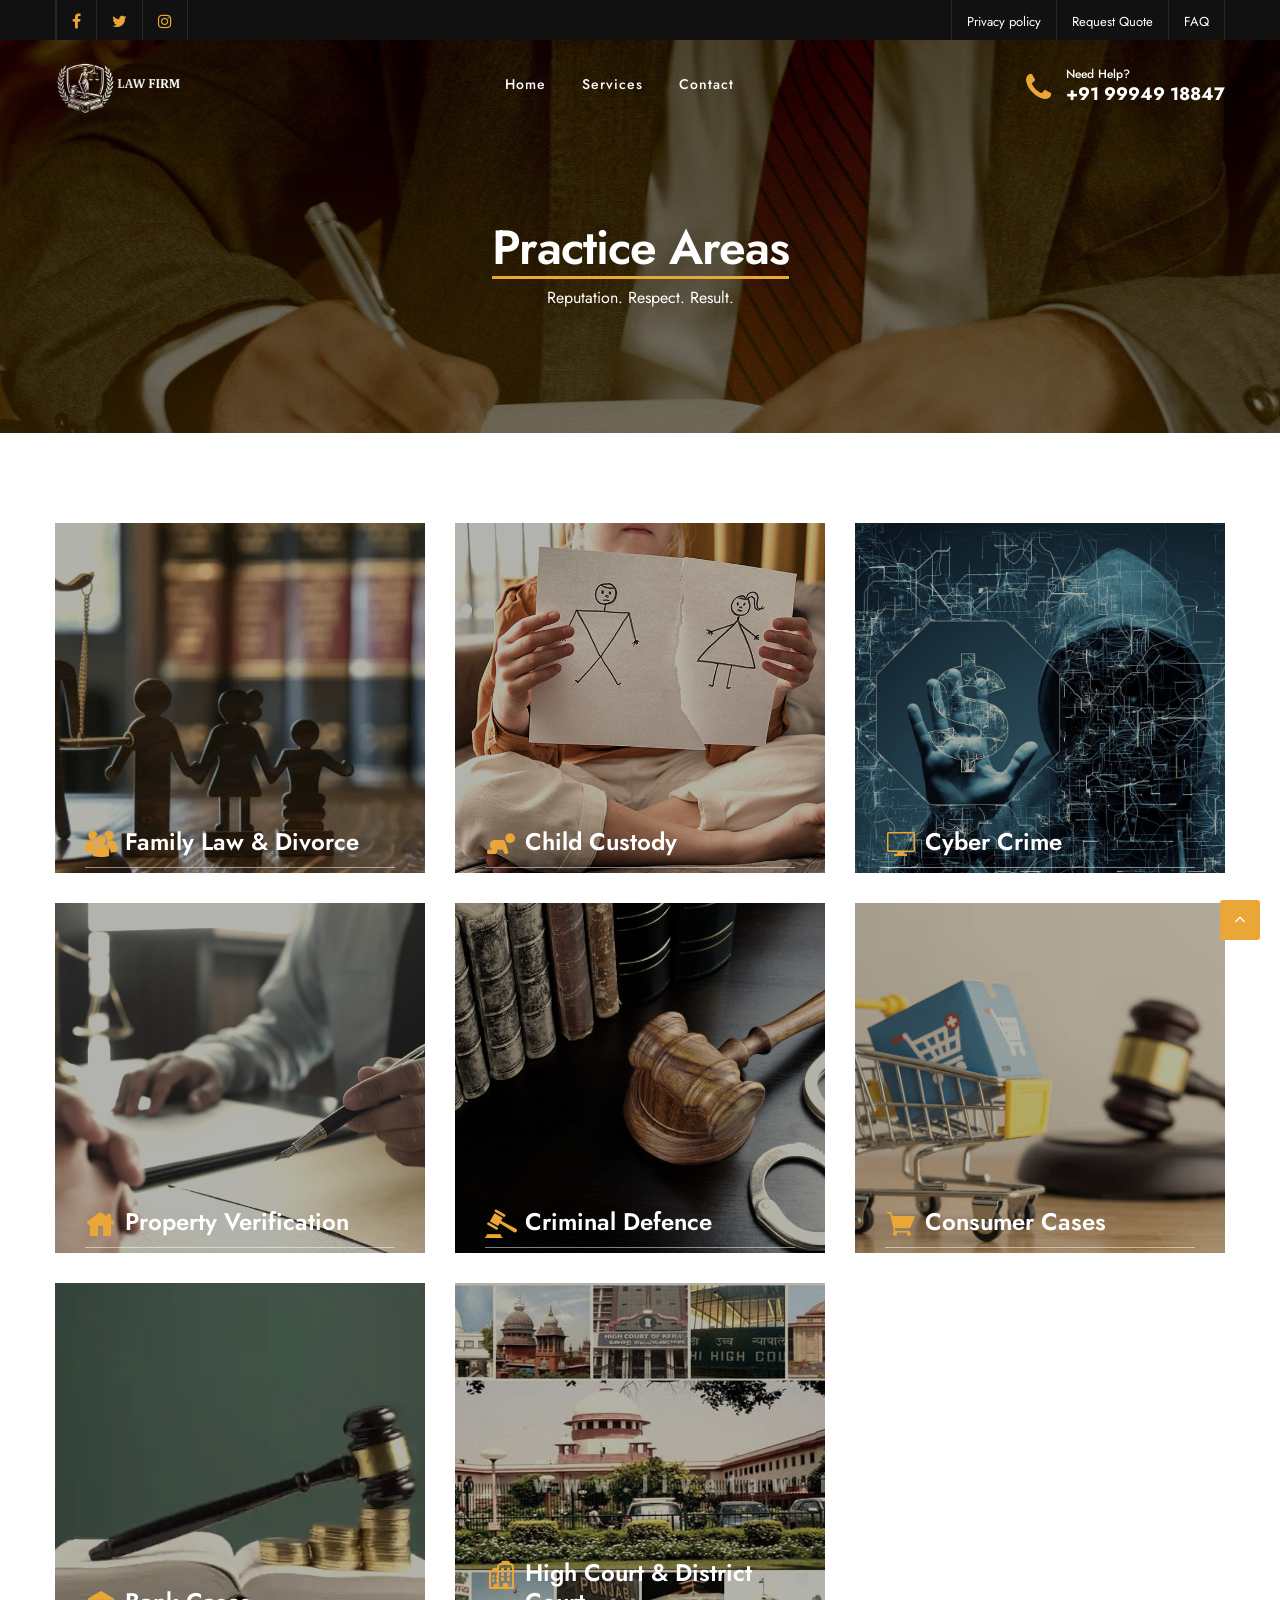
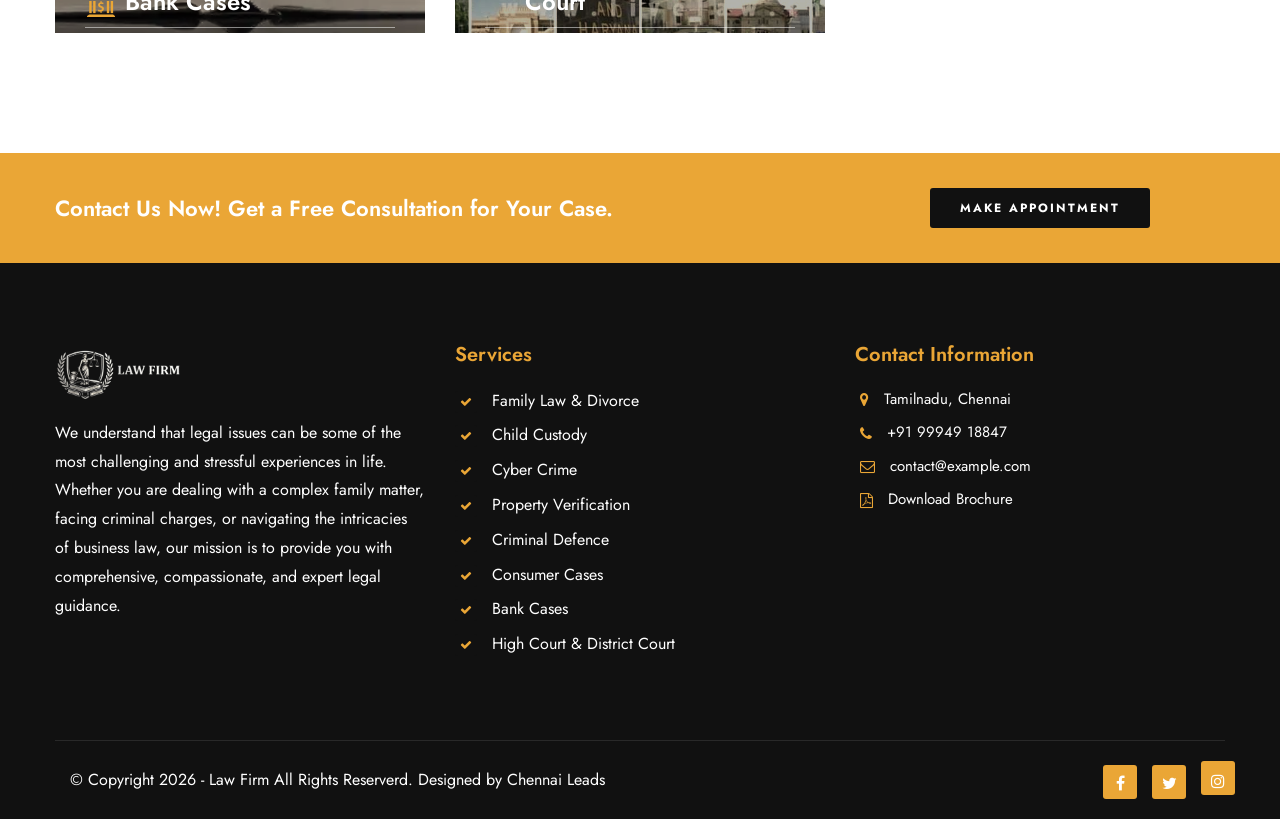
<file: services.html>
<!doctype html>
<html lang="en">


<!-- Mirrored from www.madebydesignesia.com/themes/Law Firm/practice-areas-3.html by HTTrack Website Copier/3.x [XR&CO'2014], Tue, 31 Mar 2026 12:18:25 GMT -->
<head>
    <meta charset="utf-8">
    <title>Law Firm - Lawyer and Attorney Website Template</title>
    <link rel="icon" href="images/icon.png" type="image/gif" sizes="16x16">
    <meta content="width=device-width, initial-scale=1.0" name="viewport" />
    <meta content="Law Firm - Lawyer and Attorney Website Template" name="description">
    <meta content="" name="keywords">
    <meta content="" name="author">
    
    <!-- CSS Files
    ================================================== -->
    <link id="bootstrap" href="css/bootstrap.min.css" rel="stylesheet" type="text/css" />
    <link id="bootstrap-grid" href="css/bootstrap-grid.min.css" rel="stylesheet" type="text/css" />
    <link id="bootstrap-reboot" href="css/bootstrap-reboot.min.css" rel="stylesheet" type="text/css" />
    <link href="css/animate.css" rel="stylesheet" type="text/css">
    <link href="css/owl.carousel.css" rel="stylesheet" type="text/css">
    <link href="css/owl.theme.css" rel="stylesheet" type="text/css">
    <link href="css/owl.transitions.css" rel="stylesheet" type="text/css">
    <link href="css/magnific-popup.css" rel="stylesheet" type="text/css">
    <link href="css/jquery.countdown.css" rel="stylesheet" type="text/css">
    <link href="css/style.css" rel="stylesheet" type="text/css">
    <!-- color scheme -->
    <link id="colors" href="css/colors/scheme-01.css" rel="stylesheet" type="text/css">
    <link href="css/coloring.css" rel="stylesheet" type="text/css">
</head>

<body>
    <div id="wrapper">
        <div id="topbar" class="text-white bg-color">
            <div class="container">
                <div class="topbar-left sm-hide">
                    <span class="topbar-widget tb-social">
                        <a href="#"><i class="fa fa-facebook"></i></a>
                        <a href="#"><i class="fa fa-twitter"></i></a>
                        <a href="#"><i class="fa fa-instagram"></i></a>
                    </span>
                </div>
                <div class="topbar-right">
                    <div class="topbar-right">
                        <span class="topbar-widget"><a href="#">Privacy policy</a></span>
                        <span class="topbar-widget"><a href="#">Request Quote</a></span>
                        <span class="topbar-widget"><a href="#">FAQ</a></span>
                    </div>
                </div>
                <div class="clearfix"></div>
            </div>
        </div>
        <!-- header begin -->
         <header class ="transparent">
            <div class="container">
                <div class="row">
                    <div class="col-md-12">
                        <div class="de-flex sm-pt10">
                            <div class="de-flex-col">
                                <!-- logo begin -->
                                <div id="logo">
                                    <a href="index.html">
                                        <img alt="" class="logo" src="images/logo-light.png" style="width: 125px;" />
                                        <img alt="" class="logo-2" src="images/logo.png" style="width: 125px;" />
                                    </a>
                                </div>
                                <!-- logo close -->
                            </div>
                            <div class="de-flex-col header-col-mid">
                                <!-- mainmenu begin -->
                                <ul id="mainmenu">
                                    <li><a href="index.html">Home</a>
                                        
                                    </li>
                                   
                                    <li><a href="services.html">Services</a>
                                        
                                    </li>
                                    
                                    <li><a href="contact.html">Contact</a></li>
                                     
                                </ul>
                                <!-- mainmenu close -->
                            </div>
                            <div class="de-flex-col">
                                <div class="h-phone md-hide"><span>Need&nbsp;Help?</span><i class="fa fa-phone"></i> +91 99949 18847</div>
                                <span id="menu-btn"></span>
                            </div>
                        </div>
                    </div>
                </div>
            </div>
        </header>
        <!-- header close -->
        <!-- content begin -->
        <div class="no-bottom no-top" id="content">
            <div id="top"></div>
            <!-- section begin -->
            <section id="subheader" class="jarallax text-white">
                <img src="images/background/subheader1.jpg" class="jarallax-img" alt="">
                <div class="center-y relative text-center">
                    <div class="container">
                        <div class="row">
                            <div class="col text-center">
                                <div class="spacer-single"></div>
                                <h1>Practice Areas</h1>
                                <p>Reputation. Respect. Result.</p>
                            </div>
                            <div class="clearfix"></div>
                        </div>
                    </div>
                </div>
            </section>
            <!-- section close -->
            <section>
    <div class="container">
        <div class="row">

            <!-- Family Law -->
            <div class="col-lg-4 col-md-6 mb30">
                <div class="de-card-poster">
                    <a class="d-overlay" href="#">
                        <div class="d-content">
                            <h3><i class="id-color icofont-users"></i>Family Law & Divorce</h3>
                            <div class="d-text">
                                Mutual divorce, contested divorce, child custody, maintenance, domestic disputes.
                            </div>
                        </div>
                    </a>
                    <div class="d-image filter-sephia-30" data-bgimage="url(images/services/1-1.jpg) center"></div>
                </div>
            </div>

            <!-- Child Custody -->
            <div class="col-lg-4 col-md-6 mb30">
                <div class="de-card-poster">
                    <a class="d-overlay" href="#">
                        <div class="d-content">
                            <h3><i class="id-color icofont-baby"></i>Child Custody</h3>
                            <div class="d-text">
                                Legal support for custody, visitation rights, and parental disputes.
                            </div>
                        </div>
                    </a>
                    <div class="d-image filter-sephia-30" data-bgimage="url(images/services/2.png) center"></div>
                </div>
            </div>

            <!-- Cyber Crime -->
            <div class="col-lg-4 col-md-6 mb30">
                <div class="de-card-poster">
                    <a class="d-overlay" href="#">
                        <div class="d-content">
                            <h3><i class="id-color icofont-computer"></i>Cyber Crime</h3>
                            <div class="d-text">
                                Online fraud, cyber complaints, digital evidence handling, social media harassment.
                            </div>
                        </div>
                    </a>
                    <div class="d-image filter-sephia-30" data-bgimage="url(images/services/3-1.jpg) center"></div>
                </div>
            </div>

            <!-- Property Verification -->
            <div class="col-lg-4 col-md-6 mb30">
                <div class="de-card-poster">
                    <a class="d-overlay" href="#">
                        <div class="d-content">
                            <h3><i class="id-color icofont-home"></i>Property Verification</h3>
                            <div class="d-text">
                                Title verification, EC verification, legal opinion reports, property due diligence.
                            </div>
                        </div>
                    </a>
                    <div class="d-image filter-sephia-30" data-bgimage="url(images/services/4.jpg) center"></div>
                </div>
            </div>

            <!-- Criminal Defence -->
            <div class="col-lg-4 col-md-6 mb30">
                <div class="de-card-poster">
                    <a class="d-overlay" href="#">
                        <div class="d-content">
                            <h3><i class="id-color icofont-law-order"></i>Criminal Defence</h3>
                            <div class="d-text">
                                Bail, anticipatory bail, criminal trials, FIR handling, defence strategy.
                            </div>
                        </div>
                    </a>
                    <div class="d-image filter-sephia-30" data-bgimage="url(images/services/5.jpg) center"></div>
                </div>
            </div>

            <!-- Consumer Cases -->
            <div class="col-lg-4 col-md-6 mb30">
                <div class="de-card-poster">
                    <a class="d-overlay" href="#">
                        <div class="d-content">
                            <h3><i class="id-color icofont-shopping-cart"></i>Consumer Cases</h3>
                            <div class="d-text">
                                Consumer complaints, deficiency in service, compensation claims.
                            </div>
                        </div>
                    </a>
                    <div class="d-image filter-sephia-30" data-bgimage="url(images/services/6-1.jpg) center"></div>
                </div>
            </div>

            <!-- Bank Cases -->
            <div class="col-lg-4 col-md-6 mb30">
                <div class="de-card-poster">
                    <a class="d-overlay" href="#">
                        <div class="d-content">
                            <h3><i class="id-color icofont-bank"></i>Bank Cases</h3>
                            <div class="d-text">
                                Loan disputes, SARFAESI matters, recovery cases, financial litigation.
                            </div>
                        </div>
                    </a>
                    <div class="d-image filter-sephia-30" data-bgimage="url(images/services/7.webp) center"></div>
                </div>
            </div>

            <!-- Court Cases -->
            <div class="col-lg-4 col-md-6 mb30">
                <div class="de-card-poster">
                    <a class="d-overlay" href="#">
                        <div class="d-content">
                            <h3><i class="id-color icofont-building-alt"></i>High Court & District Court</h3>
                            <div class="d-text">
                                Writ petitions, appeals, civil and criminal litigation.
                            </div>
                        </div>
                    </a>
                    <div class="d-image filter-sephia-30" data-bgimage="url(images/services/8.jpg) center"></div>
                </div>
            </div>

        </div>
    </div>
</section>
        </div>
        <!-- content close -->
        <section class="pt40 pb40 bg-color text-light">
            <div class="container">
                <div class="row align-items-center">
                    <div class="col-md-8 mb-sm-30 text-lg-start text-sm-center">
                        <h3 class="no-bottom">Contact Us Now! Get a Free Consultation for Your Case.</h3>
                    </div>
                    <div class="col-md-4 text-lg-right text-sm-center">
                        <a href="#" class="btn-custom btn-black light">Make Appointment</a>
                    </div>
                </div>
            </div>
        </section>
        <a href="#" id="back-to-top"></a>
        <!-- footer begin -->
        <footer>
            <div class="container">
                <div class="row">
                    <div class="col-lg-4">
                        <div class="widget">
                            <a href="index.html"><img alt="" class="img-fluid mb20" src="images/logo-light.png" style="width: 125px;"   ></a>
                            <p>We understand that legal issues can be some of the most challenging and stressful experiences in life. Whether you are dealing with a complex family matter, facing criminal charges, or navigating the intricacies of business law, our mission is to provide you with comprehensive, compassionate, and expert legal guidance. </p>
                        </div>
                    </div>
                    <div class="col-md-4">
                        <h4 class="id-color mb20">Services</h4>
                        <ul class="ul-style-2">
                            <li>Family Law & Divorce</li>
    <li>Child Custody</li>
    <li>Cyber Crime</li>
    <li>Property Verification</li>
    <li>Criminal Defence</li>
    <li>Consumer Cases</li>
    <li>Bank Cases</li>
    <li>High Court & District Court</li>
                        </ul>
                    </div>
                    <div class="col-lg-4">
                        <h4 class="id-color">Contact Information</h4>
                        <address class="s1">
                                <span><i class="id-color fa fa-map-marker fa-lg"></i>Tamilnadu, Chennai</span>
                                <span><i class="id-color fa fa-phone fa-lg"></i>+91 99949 18847</span>
                                <span><i class="id-color fa fa-envelope-o fa-lg"></i><a href="mailto:contact@example.com">contact@example.com</a></span>
                                <span><i class="id-color fa fa-file-pdf-o fa-lg"></i><a href="#">Download Brochure</a></span>
                            </address>
                       
                </div>
            </div>
            <div class="subfooter">
                <div class="container">
                    <div class="row g-4 align-items-center">
                        <div class="col-lg-6">
                            &copy; Copyright 2026 - Law Firm All Rights Reserverd. Designed by Chennai Leads
                        </div>
                        <div class="col-lg-6 text-lg-end">
                            <div class="social-icons">
                                <a href="#"><i class="fa fa-facebook fa-lg"></i></a>
                                <a href="#"><i class="fa fa-twitter fa-lg"></i></a>  
                                <a href="#"><i class="fa fa-instagram"></i></a>                            
                             </div>
                        </div>
                    </div>
                </div>
            </div>
        </footer>
        <!-- footer close -->
        <!-- <div id="preloader">
            <div class="spinner">
                <div class="bounce1"></div>
                <div class="bounce2"></div>
                <div class="bounce3"></div>
            </div>
        </div>
    </div>
    <div id="selector">
        <div id="demo-rtl" class="sc-opt">
            <div class="sc-icon">RTL</div><span class="sc-val">Click to Enable</span>
        </div>
        <div class="sc-opt sc-mt">
            <div class="sc-icon"><i class="fa fa-eyedropper"></i></div>
            <span class="opt tc1" data-color="scheme-01"></span>
            <span class="opt tc2" data-color="scheme-02"></span>
            <span class="opt tc3" data-color="scheme-03"></span>
            <span class="opt tc4" data-color="scheme-04"></span>
            <span class="opt tc5" data-color="scheme-05"></span>
            <span class="opt tc6" data-color="scheme-06"></span>
            <span class="opt tc7" data-color="scheme-07"></span>
        </div>
    </div>
    <div id="purchase-now">
        <a href="https://themeforest.net/cart/add_items?ref=designesia&amp;item_ids=29485331"><span>$</span>25</a>
        <div class="pn-hover">Buy Now</div>
    </div> -->
    <!-- Javascript Files
    ================================================== -->
    <script src="js/jquery.min.js"></script>
    <script src="js/bootstrap.min.js"></script>
    <script src="js/wow.min.js"></script>
    <script src="js/jquery.isotope.min.js"></script>
    <script src="js/easing.js"></script>
    <script src="js/lenis.js"></script>
    <script src="js/owl.carousel.js"></script>
    <script src="js/validation.js"></script>
    <script src="js/jquery.magnific-popup.min.js"></script>
    <script src="js/enquire.min.js"></script>
    <script src="js/jquery.stellar.min.js"></script>
    <script src="js/jquery.plugin.js"></script>
    <script src="js/typed.js"></script>
    <script src="js/jarallax.js"></script>
    <script src="js/jquery.countTo.js"></script>
    <script src="js/jquery.countdown.js"></script>
    <script src="js/designesia.js"></script>
</body>


<!-- Mirrored from www.madebydesignesia.com/themes/Law Firm/practice-areas-3.html by HTTrack Website Copier/3.x [XR&CO'2014], Tue, 31 Mar 2026 12:18:25 GMT -->
</html>
</file>
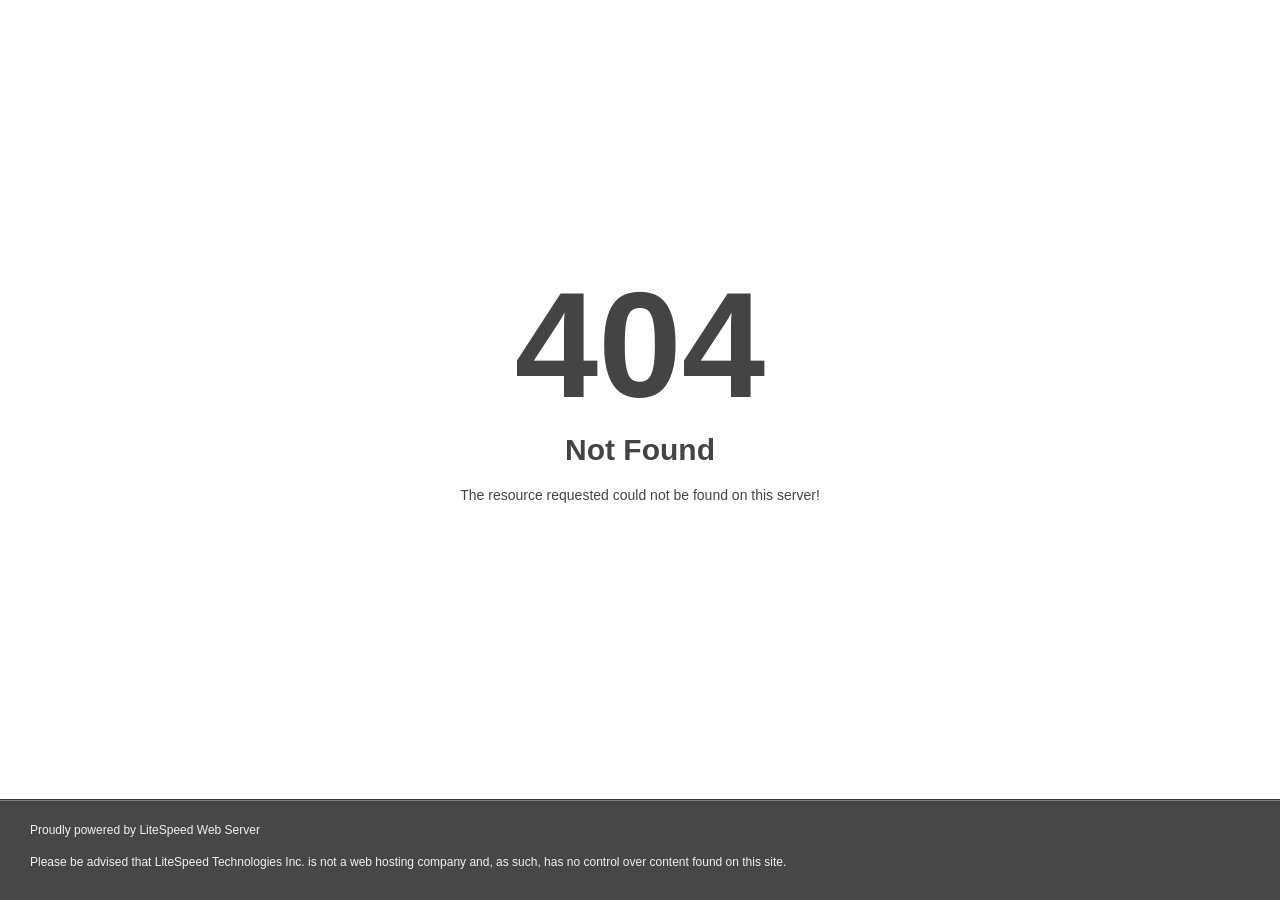
<file: css/owl.video.play.html>
<!DOCTYPE html>
<html style="height:100%">
<head>
<meta name="viewport" content="width=device-width, initial-scale=1, shrink-to-fit=no" />
<title> 404 Not Found
</title><style>@media (prefers-color-scheme:dark){body{background-color:#000!important}}</style></head>
<body style="color: #444; margin:0;font: normal 14px/20px Arial, Helvetica, sans-serif; height:100%; background-color: #fff;">
<div style="height:auto; min-height:100%; ">     <div style="text-align: center; width:800px; margin-left: -400px; position:absolute; top: 30%; left:50%;">
        <h1 style="margin:0; font-size:150px; line-height:150px; font-weight:bold;">404</h1>
<h2 style="margin-top:20px;font-size: 30px;">Not Found
</h2>
<p>The resource requested could not be found on this server!</p>
</div></div><div style="color:#f0f0f0; font-size:12px;margin:auto;padding:0px 30px 0px 30px;position:relative;clear:both;height:100px;margin-top:-101px;background-color:#474747;border-top: 1px solid rgba(0,0,0,0.15);box-shadow: 0 1px 0 rgba(255, 255, 255, 0.3) inset;">
<br>Proudly powered by LiteSpeed Web Server<p>Please be advised that LiteSpeed Technologies Inc. is not a web hosting company and, as such, has no control over content found on this site.</p></div></body></html>
</file>
<file: css/style.css>
/* ================================================== */


/* Law Firm
/* created by designesia

* body
* header
    * subheader
* navigation
* content
* section
* footer
* sidebar
* blog
* products
* contact
* coming soon page
* elements
    * address
    * border
    * box icon
    * breadcrumb
    * button and link
    * columns
    * counter
    * divider
    * dropcap
    * heading
    * icon font
    * list
    * map
    * package
    * page heading
    * pagination
    * pricing
    * preloader
    * progress bar
    * social icons
    * spacer
    * tabs
    * team
    * testimonial
* plugin
* media query
*/

@charset "utf-8";

/* ================================================== */


/* import custom fonts */


/* ================================================== */

@import url(https://fonts.googleapis.com/css?family=Jost:400,200,300,500,600,700,800);
@import url('https://fonts.googleapis.com/css2?family=Libre+Baskerville:ital,wght@0,400;0,700;1,400&amp;display=swap');

/* ================================================== */


/* import fonts icon */


/* ================================================== */

@import url("../fonts/font-awesome/css/font-awesome.css");
@import url("../fonts/icofont/icofont.min.css");

/* ================================================== */


/* CSS variables */


/* ================================================== */

* {
    --title-font: "Jost";
    --title-font-color: #111111;
    --body-font: "Jost", Arial;
    --body-font-size: 16px;
    --header-s2-top: 30px;
    --bg-dark-1: #111111;
    --bg-dark-1-rgb: 17, 17, 17;
    --white: #ffffff;
    --white-rgb: 255, 255, 255;
}

/* ================================================== */


/* body */


/* ================================================== */

html {
    overflow-x: hidden;
    padding: 0;
    margin: 0;
    background: #fff;
}

body {
    font-family: var(--body-font);
    font-size: var(--body-font-size);
    font-weight: 400;
    color: #606060;
    line-height: 1.8em;
    padding: 0;
    display: none;
}

body.boxed {
    margin: 30px;
    overflow: hidden;
    border: solid 1px #eee;
}

body .owl-stage .owl-item {
    display: inline-block;
}

#wrapper {
    overflow: hidden;
}

.de-navbar-left #wrapper {
    overflow: visible;
}

a,
a:hover {
    text-decoration: none;
}

a.a-underline {
    display: inline-block;
    position: relative;
    overflow: hidden;
}

a.a-underline span {
    display: block;
    position: relative;
    left: 0;
    bottom: 0;
    border-bottom: solid 1px #333;
    width: 0;
}

a.a-underline:hover span {
    width: 100%;
}

/* ================================================== */


/*  header  */


/* ================================================== */

header {
    width: 100%;
    position: absolute;
    left: 0;
    z-index: 1001;
    background: rgba(0, 0, 0, .5);
    margin: 0;
    height: 90px;
    /*border-bottom:solid 1px rgba(255,255,255,0);*/
}

header.smaller.has-topbar {
    height: 105px;
}

header.header-s1 {
    /*border-bottom:solid 1px rgba(255,255,255,.2);*/
    top: 0;
}

header .info {
    display: none;
    color: #fff;
    padding: 10px 0 10px 0;
    width: 100%;
    z-index: 100;
    background: #242424;
}

header .info .col {
    display: inline-block;
    font-size: 12px;
}

header .info .col {
    padding-right: 30px;
}

header .info .col:last-child {
    padding-right: 0px;
}

header .info i {
    font-size: 14px;
    margin-right: 15px;
}

header .info .social.col {
    border: none;
}

header .info .social i {
    color: #fff;
    font-size: 14px;
    display: inline-block;
    float: none;
    padding: 0 10px 0 10px;
    margin: 0;
}

header .info strong {
    font-size: 12px;
}

header.header-bg {
    background: rgba(0, 0, 0, 0.5);
}

header.transparent {
    background: none;
}

body:not(.side-layout) header:not(.smaller):not(.header-mobile).header-light.transparent {
    background: rgba(255, 255, 255, 0.0);
}

header.autoshow {
    top: -120px;
    height: 70px !important;
}

header.autoshow.scrollOn,
header.autoshow.scrollOff {
    -o-transition: .5s;
    -ms-transition: .5s;
    -moz-transition: .5s;
    -webkit-transition: .5s;
    transition: .5s;
    outline: none;
}

header.autoshow.scrollOn {
    top: 0;
}

header.autoshow.scrollOff {
    top: -120px;
}

header div#logo {
    font-family: "Oswald", sans-serif;
    color: white;
    -webkit-transition: all 0.3s;
    -moz-transition: all 0.3s;
    -ms-transition: all 0.3s;
    -o-transition: all 0.3s;
    transition: all 0.3s;
}

header .logo-2 {
    display: none;
}

header .logo-scroll {
    display: none;
}

header .logo,
header .logo-2 {
    font-family: "Jost";
    color: #fff;
    font-size: 40px;
    font-weight: 300;
}

header .logo-2 {
    color: #333;
}

header.header-full nav {
    float: left;
}

header nav a {
    -webkit-transition: all 0.3s;
    -moz-transition: all 0.3s;
    -ms-transition: all 0.3s;
    -o-transition: all 0.3s;
    transition: all 0.3s;
}

header nav a:hover {
    color: #555;
}

header.smaller #mainmenu ul ul {
    top: 0px;
}

header.smaller {
    background: rgba(17, 17, 17, 1);
    position: fixed;
    top: 0px;
    padding: 0;
    -webkit-box-shadow: 0 4px 6px 0 rgba(10, 10, 10, 0.05);
    -moz-box-shadow: 0 4px 6px 0 rgba(10, 10, 10, 0.05);
    box-shadow: 0 4px 6px 0 rgba(10, 10, 10, 0.05);
    border: 0;
}

header.smaller .btn-rsvp {
    height: 100px;
    padding-top: 55px;
}

.boxed header.smaller {
    margin-top: 0px;
}

header.smaller div#logo,
header.s2 div#logo {}

header.smaller.scroll-light {
    background: #ffffff;
    /*border-bottom:solid 1px #eeeeee;*/
}

header.header-light .h-phone,
header.smaller.scroll-light .h-phone {
    color: #111111;
}

header:not(.header-light).smaller.scroll-light div#logo .logo {
    display: none;
}

header.smaller.scroll-light div#logo .logo-2 {
    display: inline-block;
}

header.smaller.scroll-light div#logo .logo-scroll {
    display: inline-block;
}

header.smaller.header-light div#logo .logo {
    display: none;
}

header.smaller.scroll-light .social-icons i {
    color: #333;
}

header.smaller.scroll-light #mainmenu a {
    color: #111111;
}

header.smaller.scroll-light #mainmenu li li a:hover {
    color: #ffffff;
}

.logo-smaller div#logo {
    width: 150px;
    height: 30px;
    line-height: 65px;
    font-size: 30px;
}

.logo-smaller div#logo img {
    font-size: 30px;
}

.logo-smaller div#logo .logo-1 {
    display: none;
}

.logo-smaller div#logo .logo-2 {
    display: inline-block;
}

.logo-small {
    margin-bottom: 20px;
}

header.de_header_2 {
    height: 125px;
}

header.de_header_2.smaller {
    height: 70px;
}

header.de_header_2.smaller .info {
    position: absolute;
    opacity: 0;
    z-index: -1;
}

header.header-full {
    padding-left: 40px;
    padding-right: 40px;
}

header .header-row {
    text-align: center;
}

header .header-col {
    position: relative;
    height: 100%;
}

/* left col header */
header .header-col.left {
    float: left;
    padding: 0 30px 0 0;
    /* border-right:solid 1px rgba(255,255,255,.2); */
}

/* middle col header */
header .header-col.mid {
    float: right;
}

header .header-col.mid .social-icons {
    float: right;
    /* border-left:solid 1px rgba(255,255,255,.2); */
    padding: 0 30px 0 30px;
}

.header-col-right {
    text-align: right;
}


.de-navbar-left {
    background: #151618;
}

.de-navbar-left #logo {
    padding: 40px;
    text-align: center;
    width: 100%;
}

.de-navbar-left header {
    position: relative;
    display: block;
    width: 100%;
    height: 100%;
    left: 0;
    background: none;
    padding: 30px;
    padding-right: 20px;
}

.de-navbar-left header #mainmenu {
    float: none;
    margin: 0;
    padding: 0;
}

.de-navbar-left header #mainmenu>li {
    display: block;
    margin: 0;
    float: none;
    text-align: center;
    font-family: "Jost";
    letter-spacing: 5px;
    font-size: 14px;
    padding: 0;
    padding-top: 10px;
    padding-bottom: 10px;
    border-bottom: solid 1px rgba(255, 255, 255, .1);
}

.de_light.de-navbar-left header #mainmenu>li {
    border-bottom: solid 1px rgba(0, 0, 0, .05);
}

.de-navbar-left header #mainmenu>li>a {
    padding: 0;
    opacity: .5;
}

.de_light.de-navbar-left header #mainmenu>li>a {
    color: #222;
}

.de-navbar-left header #mainmenu>li a:hover {
    opacity: 1;
}

.de-navbar-left header #mainmenu>li>a:after {
    content: none;
}

.de-navbar-left header nav {
    float: none;
}

/* subheader */

#subheader {
    text-align: center;
    overflow: hidden;
    padding: 100px 0 100px 0;
}

#subheader h1 {
    display: inline-block;
    margin-top: 50px;
    margin-bottom: 5px;
    border-bottom: solid 3px #ffffff;
}

#subheader.dark {
    background-color: #1A1C26;
}

#subheader.dark h1 {
    color: #fff;
}

.de-navbar-left #subheader {
    padding-bottom: 120px;
}

#subheader .crumb {
    font-size: 14px;
    letter-spacing: 3px;
}

#subheader.text-light .crumb {
    color: #fff;
}

#subheader .small-border-deco {
    display: block;
    margin: 0 auto;
    margin-top: 20px;
    width: 100%;
    height: 1px;
    background: rgba(255, 255, 255, .1);
}

#subheader .small-border-deco span {
    display: block;
    margin: 0 auto;
    height: 2px;
    width: 100px;
}

#subheader.dark h2,
#subheader.dark h4 {
    color: #fff;
}

#subheader.dark h2 {
    font-size: 48px;
}

#subheader.s2 {
    background: #f8f8f8;
    text-align: left;
    padding: 120px 0 60px;
    border: solid 1px #eee;
    border-left: none;
    border-right: none;
}

#subheader.s2 h1,
#subheader.s2 .crumb {
    margin: 0;
    padding: 0;
}

#subheader.s2 .crumb {
    float: right;
    margin-top: 15px;
}

.de-navbar-left.de_light #subheader h1 {
    color: #222;
}

/* ================================================== */


/* navigation */


/* ================================================== */

#mainmenu {
    font-family: "Jost";
    font-size: 14px;
    margin: 0 auto;
    float: none;
}

#mainmenu ul {
    margin: 0px 0px;
    padding: 0px;
    height: 30px;
    border-radius: 3px;
    -moz-border-radius: 3px;
    -webkit-border-radius: 3px;
    background: #ffffff;
    -webkit-box-shadow: 2px 2px 30px 0px rgba(20, 20, 20, 0.1);
    -moz-box-shadow: 2px 2px 30px 0px rgba(20, 20, 20, 0.1);
    box-shadow: 2px 2px 30px 0px rgba(20, 20, 20, 0.1);
}

#mainmenu li {
    margin: 0px 0px;
    padding: 0px 0px;
    float: left;
    display: inline;
    list-style: none;
    position: relative;
}

#mainmenu>li {
    letter-spacing: 1px;
    font-weight: 500;
}

#mainmenu>li.menu-item-has-children>a {
        position: relative;
        padding-right: 15px;
}

#mainmenu>li.menu-item-has-children>a:after {
    content: "\f107";
    font-family: "FontAwesome";
    display: inline-block;
    position: absolute;
    right: 0;
    color: rgba(255, 255, 255, .5);
}

header.header-light #mainmenu>li.menu-item-has-children>a:after {
    color: var(--primary-color)
}

#mainmenu li a b{
    color: #ffffff;
    margin-right: 10px;
    padding: 0 5px;
}

header.smaller.scroll-light #mainmenu>li.menu-item-has-children>a:after {
    color: rgba(0, 0, 0, .6);
}

#mainmenu a {
    position: relative;
    display: inline-block;
    padding: 30px 18px;
    text-decoration: none;
    color: #fff;
    text-align: center;
    outline: none;
}

#mainmenu a span {
    position: relative;
    width: 0%;
    color: #ffffff;
    display: block;
    font-size: 10px;
    text-transform: uppercase;
    line-height: 14px;
    border-bottom: solid 1px #ffffff;
}

#mainmenu li:hover a span {
    width: 100%;
}

#mainmenu li li a span {
    float: right;
    margin-top: 5px;
}

#mainmenu a.active span {
    width: 100%;
    margin-left: 0%;
}

.header-light #mainmenu>li>a {
    color: #222;
    font-weight: 600;
}

#mainmenu li li {
    font-size: 14px;
}

#mainmenu li li:last-child {
    border-bottom: none;
}

#mainmenu li li a {
    padding: 5px 15px;
    border-top: none;
    color: #111111;
    width: 100%;
    border-left: none;
    text-align: left;
    font-weight: normal;
    border-bottom: solid 1px rgba(255, 255, 255, .1);
}

.rtl #mainmenu li li a {
    text-align: right;
}

#mainmenu li li a:hover {
    color: #111;
}

#mainmenu li li a:after {
    content: none;
}

#mainmenu li li li a {
    padding: 2px 15px 2px 15px;
    background: #171A21;
}

#mainmenu li li a:hover,
#mainmenu ul li:hover>a {
    color: #fff;
    background: #1a8b49;
}

#mainmenu li ul {
    width: 210px;
    height: auto;
    position: absolute;
    left: 0px;
    z-index: 10;
    visibility: hidden;
    opacity: 0;
}

#mainmenu li li {
    font-size: 12px;
    display: block;
    float: none;
    text-transform: none;
}

#mainmenu li:hover>ul {
    visibility: visible;
    opacity: 1;
    margin-top: 0px;
}

#mainmenu li ul ul {
    left: 100%;
    top: 0px;
}

#mainmenu li ul ul li a {
    background: #ffffff;
}

#mainmenu li:hover>ul {
    color: #1a8b49;
}

#mainmenu select {
    padding: 10px;
    height: 36px;
    font-size: 14px;
    border: none;
    background: #ff4200;
    color: #eceff3;
}

#mainmenu select option {
    padding: 10px;
}

#mainmenu .btn-type {
    padding: 0;
    margin: 0;
}

#mainmenu .btn-type a {
    background: #eee;
    padding: 0;
    margin: 0;
}

#mainmenu>li ul.mega {
    position: fixed;
    left: 0;
    height: 0%;
    width: 100%;
    visibility: hidden;
    opacity: 0;
    overflow: hidden;
    padding-left: 40px;
    padding-right: 40px;
}

#mainmenu li:hover ul.mega {
    visibility: visible;
    opacity: 1;
}

#mainmenu li ul.mega>li,
#mainmenu li ul.mega>li a {
    width: 100%;
}

#mainmenu li ul.mega li.title {
    padding: 0px 10px 15px 10px;
    text-align: left;
    color: #fff;
    font-weight: bold;
}

#mainmenu li ul.mega>li ul {
    position: static;
    visibility: visible;
    opacity: 1;
    left: 0;
    float: none;
    width: 100%;
}

#mainmenu ul.mega>li ul li {
    margin: 0;
    padding: 0;
}

#mainmenu ul.mega>li ul li:last-child {
    border-bottom: solid 1px #333333;
}

#mainmenu li ul.mega .menu-content {
    background: #171A21;
    padding: 30px;
}

header.header-mobile #mainmenu>li ul.mega {
    visibility: visible;
    opacity: 1;
}

header:not(.header-mobile) #mainmenu>li:hover ul.mega {
    height: auto;
}

/* menu toggle for mobile */

#menu-btn {
    display: none;
    float: right;
    margin-top: -3px;
    width: 32px;
    height: 32px;
    padding: 2px 4px;
    text-align: center;
    cursor: pointer;
    color: #fff;
    margin-left: 20px;
}

#menu-btn:before {
    font-family: FontAwesome;
    content: "\f0c9";
    font-size: 20px;
}

#menu-btn:hover {
    background: #fff;
}

#menu-btn:hover:before {
    color: #222;
}

.rtl #menu-btn {
    float: left;
    margin-left: 0;
}

header.header-mobile.header-light,
header.header-mobile.header-light #menu-btn,
header.header-mobile.header-light #menu-btn:hover {
    background: none;
}

header.header-mobile.header-light #menu-btn {
    color: #222;
}

/* ================================================== */


/* content */


/* ================================================== */

#content {
    width: 100%;
    background: #fff;
    padding: 90px 0 90px 0;
    z-index: 100;
}

.de_light #content {
    background: #ffffff;
}

#content {
    background: #ffffff;
}

/* ================================================== */


/* section */


/* ================================================== */

section {
    padding: 90px 0 90px 0;
    position: relative;
}

section:not(.relative) {}

section.no-bg,
#content.no-bg {
    background: none !important;
}

.bgcolor-variation {
    background: #f6f6f6;
}

.overlay-gradient {
    width: 100%;
    height: 100%;
    z-index: 100;
    top: 0;
    padding: 90px 0 90px 0;
}

.de-navbar-left .container-fluid .container {
    width: 100%;
}

.de-navbar-left section {
    padding: 70px;
}

.de_light section {
    background: #ffffff;
}

.section-fixed {
    position: fixed;
    width: 100%;
    min-height: 100%;
    height: auto;
}

.full-height {
    overflow: hidden;
}

#particles-js {
    width: 100%;
    height: 100%;
    position: absolute;
    z-index: 0;
}

/* ================================================== */


/* footer */


/* ================================================== */

footer {
    background: #111111;
    color: #ffffff;
    padding: 80px 0 0 0;
}

footer.footer-light {
    background: #ffffff;
    border-top: solid 1px #eeeeee;
    color: #595d69;
}

footer.footer-light a {
    color: #595d69;
}

footer.footer-black {
    background: #222222;
}

footer h5,
.de_light footer h5 {
    color: #fff;
    font-size: 16px;
    text-transform: none;
}

footer a {
    color: #ffffff;
    text-decoration: none !important;
}

footer address span a {
    color: #ffffff;
}

footer small {
    color: rgba(255, 255, 255, .5);
}

.de-navbar-left footer {
    padding: 70px 70px 0 70px;
}

.subfooter {
    border-top: solid 1px rgba(255, 255, 255, .1);
    margin-top: 40px;
    padding: 20px 0 20px 0;
}

.de-navbar-left .subfooter {
    background: none;
}

header.side-header {
    border-bottom: none;
    margin: 0;
}

header.side-header .social-icons-2 {
    margin: 0 auto;
    margin-top: 50px;
    float: none;
    text-align: center;
}

header.side-header .social-icons-2 a {
    display: inline-block;
    margin: 0 2px 0 2px;
    background: #555;
    width: 36px;
    height: 36px;
    padding-top: 5px;
    display: inline-block;
    text-align: center;
    border-radius: 20px;
    -moz-border-radius: 20px;
    -webkit-border-radius: 20px;
    opacity: .2;
}

.de_light header.side-header .social-icons-2 a {
    background: #fff;
    color: #333;
}

header.side-header .social-icons-2 a:hover {
    opacity: 1;
}

.de-navbar-left.de_light header,
.de-navbar-left.de_light {
    background: #f8f8f8;
}

header.header-light-transparent {
    background: rgba(255, 255, 255, .5);
}

header.header-solid.header-light #mainmenu>li>a {
    color: #555;
}

header.header-solid.header-light .info {
    background: #eee;
    color: #555;
}

header.header-solid.header-light .info .social i {
    color: #222;
}

header.header-solid {
    background: #fff;
}

header.header-light {
    background: #ffffff;
}

header.smaller.header-dark {
    background: #222222;
    border: none;
}

header.smaller.header-dark #mainmenu a {
    color: #fff;
}

header.s2 {
    background: #ffffff !important;
    border-bottom: solid 1px #eee;
    top: 0;
}

header.s2 #mainmenu>li>a {
    padding-top: 18px;
    padding-bottom: 18px;
}


header.header-s2{
    background: none;
    top: var(--header-s2-top);
    -webkit-box-shadow:none;
    -moz-box-shadow:none;
    box-shadow:none;
}


header.header-s2 .d-menu-wrap{
    background: var(--bg-dark-1);
    padding-left: 30px;
    padding-right: 30px;
    border-radius:3px;
    -moz-border-radius:3px;
    -webkit-border-radius:3px;
}

header.header-light.header-s2 .d-menu-wrap{
    background: white;
}


header.header-s2.smaller .d-menu-wrap{
    -webkit-box-shadow: 0 20px 60px rgb(0 0 0 / 20%);
    -moz-box-shadow: 0 20px 60px rgb(0 0 0 / 20%);
    box-shadow: 0 20px 60px rgb(0 0 0 / 20%);
}

.side-layout header.smaller.header-dark #mainmenu>li {
    border-bottom: solid 1px rgba(255, 255, 255, .1);
}

.side-layout header.smaller.header-dark #mainmenu>li:last-child {
    border-bottom: none;
}

header.header-mobile {
    position: fixed;
    background: #fff;
    top: 0;
    height: 90px;
    overflow: hidden;
}

header.header-mobile.has-topbar {
    height: 100px;
}

header.header-mobile.has-topbar .header-row,
header.header-mobile.has-topbar .header-col {
    margin-top: 10px;
}

header.header-mobile.has-topbar #topbar {
    margin-top: -15px;
    padding: 0;
}

header.header-mobile nav {
    float: none;
}

header.header-mobile .logo {
    display: none;
}

header.header-mobile .btn-rsvp {
    padding-top: 40px;
    height: 90px;
}

header.header-mobile .logo-2 {
    display: inline-block;
}

header.header-mobile.header-light {
    background: #fff;
}

header.header-mobile #mainmenu ul {
    padding: 0;
}

header.header-solid.header-light {
    background: #fff;
}

header.header-light .logo {
    display: none;
}

header.header-light .logo-2 {
    display: inline-block;
}

/* topbar start here */

#topbar {
    pos-top: fixed;
    z-index: 1000;
    width: 100%;
    padding: 0 30px;
    overflow: hidden;
    top: 0;
    background: #111111;
}

#topbar.topbar-dark {
    background: #202020;
}

#topbar a {
    text-decoration: none;
    color: #ffffff;
}

.topbar-left,
.topbar-right {
    display: flex;
}

.topbar-right {
    float: right;
}

.topbar-solid {
    background: #ffffff;
}

.tb-light {
    background: #ffffff;
}

#topbar:not(.topbar-noborder) .topbar-right .topbar-widget {
    border-left: solid 1px rgba(255, 255, 255, .1);
}

#topbar:not(.topbar-noborder) .topbar-right span:last-child {
    border-right: solid 1px rgba(255, 255, 255, .1);
}

#topbar:not(.topbar-noborder) .topbar-light .topbar-right .topbar-widget {
    border-left: solid 1px #eee;
}

#topbar:not(.topbar-noborder) .topbar-light .topbar-right span:last-child {
    border-right: solid 1px #eee;
}

#topbar:not(.topbar-noborder) .tb-light .topbar-right .topbar-widget {
    border-left: solid 1px #eeeeee;
}

#topbar:not(.topbar-noborder) .tb-light .topbar-right span:last-child {
    border-right: solid 1px #eeeeee;
}

#topbar.topbar-light {
    background: #ffffff;
    background: #f2f2f2;
}

#topbar.topbar-light a {
    color: #000000;
}

/* topbar left content */
.topbar-left {
    float: left;
}

#topbar:not(.topbar-noborder) .topbar-left .topbar-widget {
    border-right: solid 1px rgba(255, 255, 255, .1);
}

#topbar:not(.topbar-noborder) .topbar-light .topbar-left .topbar-widget {
    border-right: solid 1px #eee;
}

#topbar:not(.topbar-noborder) .topbar-left span:first-child {
    border-left: solid 1px rgba(255, 255, 255, .1);
}

#topbar:not(.topbar-noborder) .tb-light .topbar-left .topbar-widget {
    border-right: solid 1px #eeeeee;
}

#topbar:not(.topbar-noborder) .tb-light .topbar-left span:first-child {
    border-left: solid 1px #eeeeee;
}

.h-phone {
    position: relative;
    font-weight: bold;
    color: #ffffff;
    font-family: 'Jost';
    padding-left: 40px;
    font-size: 18px;
    padding-top: 20px;
}

.h-phone span {
    display: inline-block;
    position: absolute;
    left: 40px;
    top: 0;
    font-size: 12px;
    font-weight: 500;
}

.h-phone i {
    display: inline-block;
    position: absolute;
    font-size: 32px;
    left: 0;
    top: 12px
}

.rtl .h-phone{
    padding-left: 0;
    padding-right: 40px;
}

.rtl .h-phone span{
    left: auto;
    right:40px;
}

.rtl .h-phone i{
    left: auto;
    right: 0;
}

/* topbar widget */
.topbar-widget {
    font-size: 13px;
    display: flex;
    padding: 8px 15px;
    font-weight: 400;
    height: 40px;
}

.topbar-widget i {
    font-size: 16px;
    margin-top: 8px;
    margin-right: 10px;
}

.h-sub .topbar-widget {
    padding: 12px;
}

.topbar-widget:before {
    float: left;
    position: relative;
    font-family: "FontAwesome";
    font-size: 16px;
    margin-right: 10px;
}

.topbar-widget.tb-phone:before {
    content: "\f095";
}

.topbar-widget.tb-email:before {
    content: "\f003";
}

.topbar-widget.tb-opening-hours:before {
    content: "\f017";
}

.topbar-widget.tb-social {
    padding: 0;
}

.topbar-widget.tb-social a {
    font-size: 14px;
    display: flex;
    padding: 5px;
    padding-left: 15px;
    display: inline-block;
    text-align: center;
}

#topbar:not(.topbar-noborder) .topbar-light .topbar-widget.tb-social a,
#topbar:not(.topbar-noborder) .topbar-light .topbar-widget.tb-social a:first-child {
    border-left: solid 1px #eeeeee;
}

#topbar:not(.topbar-noborder) .topbar-widget.tb-social a {
    border-left: solid 1px rgba(255, 255, 255, .1);
}

.tb-light .topbar-widget.tb-social a {
    border-left: solid 1px #eeeeee;
}

.topbar-widget.tb-social a:first-child {
    border: none;
}

/* topbar end here */

#de-sidebar {
    padding: 0px;
}

/* ================================================== */


/* blog */


/* ================================================== */

.blog-list {
    margin: 0;
    padding: 0;
}

/* blog list */

.blog-list>div {
    list-style: none;
    line-height: 1.7em;
    margin-top: 0px;
    border-bottom: solid 1px rgba(255, 255, 255, .1);
    margin-bottom: 20px;
}

.blog-list img {
    margin-bottom: 20px;
}

.de_light .blog-list li {
    border-bottom: solid 1px #ddd;
}

.blog-list h4 {
    margin-top: 20px;
}

.blog-list h4 a {
    color: #fff;
}

.de_light .blog-list h4 a {
    color: #222222;
}

.de_light .text-light .blog-list h4 a {
    color: #fff;
}

.blog-list .btn-more {
    padding: 3px 25px 3px 25px;
    color: #111;
    text-transform: uppercase;
    text-decoration: none;
    font-weight: 700;
    float: right;
}

.blog-list .btn-more:hover {
    background: #fff;
}

.de_light .blog-list .btn-more:hover {
    background: #222;
    color: #fff;
}

.bloglist .post-text {
    background: #f5f5f5;
}

.blog-list .blog-slider {
    margin-bottom: -60px;
}

.blog-list .date-box {
    position: absolute;
    text-align: center;
    text-shadow: none;
}

.blog-list .date-box .day,
.blog-list .date-box .month {
    display: block;
    color: #fff;
    text-align: center;
    width: 40px;
    z-index: 100;
}

.de_light .blog-list .date-box .month {
    color: #222222;
}

.blog-list .date-box {
    text-align: center;
    background: #f6f6f6;
    padding: 10px;
}

.blog-list .date-box .month {
    font-size: 14px;
}

.blog-list .date-box .day {
    font-family: "Jost";
    color: #222222;
    font-weight: bold;
    font-size: 28px;
}

.blog-list .date-box .month {
    font-family: "Jost";
    color: #fff;
    font-size: 13px;
    letter-spacing: 3px;
}

.de_light .blog-list .date-box .month {
    border-bottom-color: #ddd;
}

.de_light .text-light .blog-list .date-box .month {
    color: #fff;
}

.blog-snippet li {
    border-bottom: none;
    margin-bottom: 0;
}

#blog-carousel .item.item {
    width: 100%;
}

/* blog comment */

#blog-comment {
    margin-top: 40px;
}

#blog-comment h5 {
    margin-bottom: 10px;
}

#blog-comment ul,
#blog-comment li {
    list-style: none;
    margin-left: -40px;
    padding-left: 0;
}

#blog-comment li {
    min-height: 70px;
    margin-bottom: 20px;
    padding-bottom: 20px;
    border-bottom: solid 1px #eee;
}

#blog-comment li .avatar {
    position: absolute;
    margin-top: 5px;
}

#blog-comment li .avatar img {
    width: 70px;
    height: auto;
}

#blog-comment .comment {
    margin-left: 85px;
}

#blog-comment li {
    min-height: 70px;
    font-size: 14px;
    line-height: 1.6em;
}

#blog-comment li li {
    margin-left: 55px;
    padding-bottom: 0px;
    margin-top: 20px;
    padding-top: 10px;
    border-top: solid 1px #eee;
    border-bottom: none;
}

#blog-comment li li .avatar {
    position: absolute;
}

#blog-comment li li .comment {}

.comment-info {
    margin-left: 85px;
    margin-bottom: 5px;
}

.comment-info span {}

.comment-info .c_name {
    display: block;
    font-weight: 700;
    color: #555555;
}

.comment-info .c_reply {
    padding-left: 20px;
    margin-left: 20px;
    border-left: solid 1px #ddd;
    font-size: 12px;
}

.comment-info .c_date {
    font-size: 12px;
}

.blog-list h4 {
    color: #333;
}

.blog-list .post-wrapper {}

.blog-read h4 {
    color: #333;
    letter-spacing: normal;
    font-size: 24px;
    text-transform: none;
}

.blog-carousel ul,
.blog-carousel li {
    margin: 0;
    list-style: none;
}

.blog-carousel h4 {
    margin-bottom: 0px;
}

.blog-carousel p {
    margin-bottom: 10px;
}

.blog-carousel .post-date {
    text-transform: uppercase;
    letter-spacing: 3px;
    font-size: 11px;
    color: #888;
}

.post-content {
    border-radius: 3px;
    -moz-border-radius: 3px;
    -webkit-border-radius: 3px;
    overflow: hidden;
    /*-webkit-box-shadow: 5px 5px 40px 0px rgba(0,0,0,.1);
    -moz-box-shadow: 5px 5px 40px 0px rgba(0,0,0,.1);
    box-shadow: 5px 5px 40px 0px rgba(0,0,0,.1);*/
}

.post-content p {
    margin-bottom: 10px;
}

.post-content .date-box {
    width: 54px;
    position: absolute;
    text-align: center;
    color: #fff;
    z-index: 1;
    margin: 20px;
    border-radius: 3px;
    -moz-border-radius: 3px;
    -webkit-border-radius: 3px;
    -webkit-box-shadow: 5px 5px 40px 0px rgba(0, 0, 0, .1);
    -moz-box-shadow: 5px 5px 40px 0px rgba(0, 0, 0, .1);
    box-shadow: 5px 5px 40px 0px rgba(0, 0, 0, .1);
}

.post-content .date-box .m {
    font-size: 32px;
    padding: 8px;
    font-weight: bold;
}

.post-content .date-box .d {
    font-size: 12px;
    background: rgba(0, 0, 0, 0.1);
    letter-spacing: 2px;
}

.post-text {
    padding: 30px 40px;
}

.post-text h4 {
    margin-top: 10px;
    margin-bottom: 10px;
}

.post-text h4 a {
    color: #1A1C26;
    text-decoration: none;
    font-size: 22px;
}

.post-text .tags {
    font-size: 10px;
    text-transform: uppercase;
}

.p-tagline,
.p-title {
    display: inline-block;
    font-size: 10px;
    font-weight: bold;
    letter-spacing: 2px;
    line-height: 10px;
    text-transform: uppercase;
    margin-bottom: 5px;
}

.p-title {
    font-size: 12px;
    margin-bottom: 20px;
}

.post-text .p-author {
    text-transform: uppercase;
    letter-spacing: 2px;
    font-size: 10px;
    font-weight: 500;
}

.post-info {
    border-top: solid 1px #eeeeee;
    padding-top: 15px;
}

.blog-read img {
    margin-bottom: 20px;
}

.blog-read .post-text {
    padding: 0;
}

.post-date,
.post-comment,
.post-like,
.post-by,
.post-author {
    margin-right: 20px;
    font-size: 13px;
    color: #999;
    font-family: "Jost";
}

.post-author {
    color: #777;
}

.post-date:before,
.post-comment:before,
.post-like:before,
.post-by:before {
    font-family: FontAwesome;
    padding-right: 10px;
    font-size: 11px;
}

/*.post-date:before{
    content: "\f133";
}*/
.post-comment:before {
    content: "\f0e5";
}

.post-like:before {
    content: "\f08a";
}

.post-author:before {
    content: "By: ";
}

/* blog comment form */

#commentform label {
    display: block;
}

#commentform input {
    width: 290px;
}

#commentform input:focus {
    border: solid 1px #999;
    background: #fff;
}

#commentform textarea {
    width: 97%;
    padding: 5px;
    height: 150px;
    color: #333;
}

#commentform textarea:focus {
    border: solid 1px #999;
    background: #fff;
}

#commentform input.btn {
    width: auto;
}

.post-meta {
    margin: 0px 0 10px 0px;
    border: solid 1px #eee;
    border-left: none;
    border-right: none;
    border-left: none;
    font-size: 11px;
    display: table;
    width: 100%;
    table-layout: fixed;
}

.post-meta a {
    color: #888;
}

.post-meta span {
    display: table-cell;
    padding: 10px 0 10px 0;
    text-align: center;
}

.post-meta span i {
    float: none;
}

.post-image img {
    width: 100%;
    margin-bottom: 0px;
}

.blog-slide {
    padding: 0;
    margin: 0;
}

.blog-item {
    margin-bottom: 60px;
}

.blog-item img.preview {
    width: 100%;
    margin-bottom: 30px;
}

.post-image {
    position: relative;
}

.post-image .post-info {
    position: absolute;
    bottom: 0;
    padding: 0;
    border: none;
    width: 100%;
}

.post-image .post-info .inner {
    margin: 0 30px 0 30px;
    padding: 3px 20px;
    border-radius: 0px 10px 0 0;
}

.post-image .post-date,
.post-image .post-author {
    color: #ffffff;
}

/* ================================================== */


/* products */


/* ================================================== */

.products {
    padding: 0;
    list-style: none;
    text-align: center;
}

.products li {
    margin-bottom: 40px;
}

.product .price {
    margin-bottom: 10px;
    font-size: 20px;
    color: #222;
}

.de_light .product h4 {
    font-size: 16px;
    margin: 0;
    margin-top: 20px;
}

.product img {
    padding: 2px;
    background: #333;
    border: solid 1px #fff;
}

.de_light .product img {
    padding: 0;
    border: solid 1px #eee;
}

.ratings {
    color: #F86E4E;
}

.product .ratings {
    margin: 5px 0 5px 0;
}

/* ================================================== */


/* contact form */


/* ================================================== */

.error {
    clear: both;
    display: none;
    color: #e7505a;
    padding-top: 20px;
}

.success {
    clear: both;
    display: none;
    color: #96c346;
    padding-top: 20px;
}

.error img {
    vertical-align: top;
}

.full {
    width: 98%;
}

#contact_form textarea {
    height: 195px;
}

#contact_form.s2 textarea {
    height: 180px;
}

input[type="checkbox"] {
    -webkit-appearance: none;
    -moz-appearance: none;
    appearance: none;
    border: none;
    outline: none;
}

.form-underline input[type=text],
.form-underline textarea,
.form-underline input[type=email],
.form-underline select {
    padding: 10px 0 10px 0;
    margin-bottom: 20px;
    border: none;
    border-bottom: solid 2px #bbbbbb;
    background: none;
    border-radius: 0;
    height: auto;
    box-shadow: none;
    -moz-box-shadow: none;
    -webkit-box-shadow: none;
}

.form-underline select {
    -webkit-appearance: none;
    -webkit-border-radius: 3px;
    -moz-appearance: none;
    appearance: none;
    background: url('../images/ui/arrow-down-form.html') no-repeat 98% 60%;
}

.form-underline select:focus {
    background: url('../images/ui/arrow-down-form-hover.html') no-repeat 98% 60%;
}

.form-underline input[type=text],
.form-underline textarea,
.form-underline input[type=email],
.form-underline select {
    color: #333;
    border-bottom: solid 1px #bbb;
}

.form-default input[type=text],
.form-default textarea,
.form-default input[type=email],
.form-default select {
    padding: 10px;
    margin-bottom: 20px;
    background: rgba(255, 255, 255, .5);
    border-radius: 3px;
    -moz-border-radius: 3px;
    -webkit-border-radius: 3px;
    height: auto;
    box-shadow: none;
    -moz-box-shadow: none;
    -webkit-box-shadow: none;
    font-weight: 400;
    font-size: 18px;
}

#contact_form.form-default textarea {
    padding: 10px;
    height: 170px;
    border-radius: 3px;
    -moz-border-radius: 3px;
    -webkit-border-radius: 3px;
}

#form_subscribe input[type=text] {
    padding: 9px 12px 9px 12px;
    height: 38px;
    width: 80%;
    float: left;
    display: table-cell;
    border-radius: 0px 0 0 2px;
    -moz-border-radius: 0px 0 0 2px;
    -webkit-border-radius: 0px 0 0 2px;
    border: solid 1px #333333;
    border-right: none;
    color: #ffffff;
    background: rgba(255, 255, 255, .1);
    -webkit-box-shadow: 2px 2px 20px 0px rgba(20, 20, 20, 0.05);
    -moz-box-shadow: 2px 2px 20px 0px rgba(20, 20, 20, 0.05);
    box-shadow: 2px 2px 20px 0px rgba(20, 20, 20, 0.05);
}

#form_subscribe input[type=text]:focus {
    background: #ffffff;
    color: #111111;
}

#form_subscribe #btn-submit i {
    text-align: center;
    font-size: 28px;
    float: left;
    width: 20%;
    background: #171A21;
    color: #ffffff;
    display: table-cell;
    padding: 5px 0 5px 0;
    border-radius: 0 0 0 0;
    -moz-border-radius: 0 0 0 0;
    -webkit-border-radius: 0 0 0 0;
}

.form-default input[type=text]:focus,
.form-default textarea:focus,
.form-default input[type=email]:focus,
.form-default select:focus {
    background: #f6f6f6;
}

.error_input {
    border-bottom: solid 1px #ff0000 !important;
}


/* ================================================== */


/* coming soon page */


/* ================================================== */

.coming-soon .logo {
    margin: 0;
    padding: 0;
}

.coming-soon h2 {
    margin-top: 0;
    color: rgba(255, 255, 255, .8);
    font-weight: 400;
}

.coming-soon .social-icons i {
    font-size: 20px;
    margin-left: 10px;
    margin-right: 10px;
}

.coming-soon .social-icons i:hover {
    background: none;
    color: rgba(255, 255, 255, .2);
}

.arrow-up,
.arrow-down {
    width: 0;
    height: 0;
    border-left: 40px solid transparent;
    border-right: 40px solid transparent;
    border-bottom: 40px solid #fff;
    position: fixed;
    margin-left: auto;
    margin-right: auto;
    left: 0;
    right: 0;
    bottom: 0;
    cursor: pointer;
    z-index: 101;
}

.arrow-down {
    border-top: 40px solid #fff;
    border-bottom: none;
    position: fixed;
    z-index: 102;
    top: -40px;
}

.arrow-up:before {
    font-family: "FontAwesome";
    font-size: 20px;
    content: "\f067";
    color: #222;
    position: relative;
    top: 12px;
    margin: 0 0 0 -8px;
}

.arrow-down:before {
    font-family: "FontAwesome";
    font-size: 20px;
    content: "\f068";
    color: #222;
    position: relative;
    top: -35px;
    margin: 0 0 0 -8px;
}

/* ================================================== */


/* elements */


/* ================================================== */


/* address */


/* ------------------------------ */
address {
    margin-top: 20px;
}

address span {
    display: block;
    margin-bottom: 10px;
    font-size: 18px;
    padding: 14.5px;
    background: #f5f5f5;
    border-radius: 300px;
}

address span i {
    margin-top: 5px;
    margin-left: 5px;
    margin-right: 15px;
}

address span a {
    color: #707070;
}

.text-light address span a {
    color: #ffffff;
}

.text-white address span a,
.text-white address span a:hover {
    color: #fff;
}


address.s1 span {
    background: none;
    margin: 0;
    padding: 0;
    font-size: 15px;
    line-height: 1.7em;
    margin-bottom: 8px;
}

address.s1 span i {
    font-size: 15px;
}

address span strong {
    display: inline-block;
}

.de_light #sidebar .widget address span {
    border-bottom: solid 1px #ddd;
}

.de_light #sidebar .widget address a {
    color: #333;
}

/* border */


/* ------------------------------ */

.small-border {
    width: 100px;
    height: 3px;
    border-top: solid 2px #333333;
    border-left: none;
    border-right: none;
    display: block;
    margin: 0 auto;
    margin-bottom: 30px;
}

.small-border.sm-left {
    margin-left: 0;
}

.rtl .small-border.sm-left {
    margin-right: 0;
}

.tiny-border {
    height: 1px;
    background: #333;
    width: 40px;
    margin: 20px 0 20px 0;
    display: block;
}

.tiny-border.center {
    margin-left: auto;
    margin-right: auto;
}

/* breadcrumb */


/* ------------------------------ */

.crumb {
    color: #777;
    margin: 0;
    padding: 0;
}

.de-navbar-left.de_light #subheader .crumb {
    color: #333;
}

.crumb li {
    display: inline;
    text-decoration: none;
    letter-spacing: 0;
}

.crumb li:after {
    font-family: "FontAwesome";
    content: "\f054";
    font-size: 10px;
    margin: 0 10px 0 10px;
    opacity: .5;
}

.crumb li:last-child:after {
    display: none;
}

.crumb a {
    text-decoration: none;
}

.crumb li .active {
    font-weight: bold;
}

.de_light .crumb a:hover {
    color: #fff;
}

/* box icon */

.icon_box .icon_wrapper {
    margin-bottom: 20px;
}

.icon_box .icon_wrapper i {
    font-size: 60px;
}

.icon_box.icon_left .icon_wrapper {
    position: absolute;
    width: 80px;
}

.icon_box.icon_left .desc_wrapper {
    margin-left: 80px;
}

.icon_box.icon_right .icon_wrapper {
    position: absolute;
    right: 0;
    width: 80px;
}

.icon_box.icon_right .desc_wrapper {
    margin-right: 80px;
    text-align: right;
}

.icon-big {
    border-radius: 100%;
    text-align: center;
    font-size: 56px;
    display: inline-block;
    padding: 16px 0;
    width: 96px;
    height: 96px;
    -webkit-box-shadow: 5px 5px 30px 0px rgba(var(--primary-color-rgb), .3);
    -moz-box-shadow: 5px 5px 30px 0px rgba(var(--primary-color-rgb), .3);
    box-shadow: 5px 5px 30px 0px rgba(var(--primary-color-rgb), .3);
}

.icon-box {
    display: inline-block;
    text-align: center;
    width: 28.5%;
    height: 100px;
    border: solid 1px #dddddd;
    padding: 20px 0 20px 0;
    margin: 2%;
}

.icon-box i {
    display: block;
    font-size: 40px;
}

.icon-box span {
    display: block;
}

.icon-box:hover {
    color: #ffffff;
    -webkit-box-shadow: 5px 5px 30px 0px rgba(var(--primary-color-rgb), .3);
    -moz-box-shadow: 5px 5px 30px 0px rgba(var(--primary-color-rgb), .3);
    box-shadow: 5px 5px 30px 0px rgba(var(--primary-color-rgb), .3);
}

/* button and link */


/* ------------------------------ */

a {
    text-decoration: none;
}

.text-light a {
    color: #ffffff;
}

.de_light a {
    color: #888;
}

.de_light a:hover {
    color: #555;
}

.text-right{
    text-align: right;
}

.rtl .text-right{
    text-align: left !important;
}

.btn-line,
a.btn-line {
    border: solid 1px #222;
    color: #fff;
    font-weight: 500;
    font-size: 12px;
    border-radius: 0;
    -moz-border-radius: 0;
    -webkit-border-radius: 0;
    padding: 3px;
    padding-left: 30px;
    padding-right: 30px;
    text-transform: uppercase;
    display: inline-block;
    text-align: center;
    letter-spacing: 2px;
    text-decoration: none;
}

.btn-line,
a.btn-line {
    border: solid 1px rgba(255, 255, 255, .2);
    color: #fff;
}

.de_light .btn-line,
.de_light a.btn-line {
    border: solid 1px rgba(var(--primary-color-rgb), .2);
    color: #333;
}

.text-light .btn-line,
.text-light a.btn-line {
    border: solid 1px rgba(255, 255, 255, .2);
    color: #fff;
}

.btn-line:hover,
a.btn-line:hover {
    background: #fff;
    color: #111;
    border-color: #fff;
}

.btn-line:after,
a.btn-line:after {
    color: #fff;
}

.btn-line:hover:after,
a.btn-line:hover:after,
a.btn-line.hover:after {
    color: #fff;
}

.btn-line:hover:after,
a.btn-line:hover:after,
a.btn-line.hover:after {
    color: #111;
}

a.btn-text {
    text-decoration: none;
    display: inline-block;
    color: #111;
    font-weight: 600;
    padding: 0;
}

a.btn-text:after {
    font-family: FontAwesome;
    content: "\f054";
    padding-left: 10px;
}

a.btn-text {
    color: #fff;
}

a.btn-big {
    font-size: 14px;
    color: #eceff3;
    letter-spacing: 1px;
    line-height: normal;
    font-weight: bold;
    text-transform: uppercase;
    border: solid 1px #fff;
    padding: 10px 30px 10px 30px;
}

a.btn-big:after {
    font-family: FontAwesome;
    content: "\f054";
    margin-left: 20px;
}

a.btn,
.btn {
    position: relative;
    z-index: 1;
    overflow: hidden;
}

a.btn:before {
    content: "";
    background: rgba(0, 0, 0, 0);
    width: 0;
    height: 100%;
    position: absolute;
    z-index: -1;
}

a.btn-fx:after {
    font-family: FontAwesome;
    content: "\f178";
    margin-left: 15px;
    position: absolute;
    right: -20px;
    margin-top: 0px;
}

a.btn-fx {
    font-size: 14px;
    color: #eceff3;
    letter-spacing: 1px;
    line-height: normal;
    font-weight: bold;
    text-transform: uppercase;
    border: solid 1px #fff;
    padding: 10px 30px 10px 30px;
}

a.btn-fx:hover {
    padding-left: 20px;
    padding-right: 40px;
}

a.btn-fx:before {
    width: 0;
    height: 100%;
    left: 0;
    top: 0;
    position: absolute;
}

a.btn-fx:hover:after {
    right: 15px;
}

a.btn-fx:hover:before {
    width: 100%;
    background: rgba(0, 0, 0, 1);
}

a.btn-fx.light:hover:before {
    width: 100%;
    background: rgba(255, 255, 255, 1);
}

.btn-line,
a.btn-line {
    color: #eceff3;
}

.btn-line:after,
a.btn-line:after {
    font-family: FontAwesome;
    content: "\f054";
    margin-left: 10px;
}

a.btn-line-white,
.de_light a.btn-line-white {
    background: none;
    border: solid 2px #fff;
    color: #fff;
    border-radius: 0;
    -moz-border-radius: 0;
    -webkit-border-radius: 0;
}

a.btn-line-black,
.de_light a.btn-line-black {
    background: none;
    border: solid 2px #111;
    color: #111;
    border-radius: 0;
    -moz-border-radius: 0;
    -webkit-border-radius: 0;
}

a.btn-line-black:hover {
    color: #fff;
}

.de_light a.btn-line-black:hover {
    color: #fff;
}

a.btn-line-white:hover {
    color: #000;
}

a.btn-line-white:hover:before {
    background: #fff;
}

.btn-fullwidth {
    width: 100%;
}

a.btn-slider {
    font-size: 14px;
    font-weight: bold;
    color: #fff;
    line-height: normal;
    text-decoration: none;
    text-transform: uppercase;
    border: solid 2px #fff;
    padding: 10px 30px 10px 30px;
    border-radius: 60px;
}

a.btn-slider:hover {
    color: #222;
    background: #fff;
    border-color: #000;
    border: solid 2px #fff;
}

a.btn-custom:hover,
.btn-custom:hover {
    color: #fff;
    -webkit-box-shadow: 2px 2px 20px 0px rgba(20, 20, 20, 0.15);
    -moz-box-shadow: 2px 2px 20px 0px rgba(20, 20, 20, 0.15);
    box-shadow: 2px 2px 20px 0px rgba(20, 20, 20, 0.15);
}

a.btn-slider:hover:after {
    color: #222;
}

a.btn-id,
a.btn-id:hover {
    border: none;
}

a.btn-light.btn-id {
    color: #222;
}

a.btn-dark.btn-id {
    color: #fff;
}

.btn-custom.btn-small {
    padding: 5px 20px 5px 20px;
    font-weight: bold;
    text-transform: uppercase;
}

.btn-fx.btn-custom {
    text-transform: normal;
}

a.btn-bg-dark {
    background: #222;
}

a.btn-text-light {
    color: #fff;
}

.btn-icon-left i {
    margin-right: 12px;
    color: #fff;
}

.btn-add_to_cart,
a.btn-add_to_cart {
    border: solid 1px #bbb;
    font-size: 12px;
    border-radius: 0;
    -moz-border-radius: 0;
    -webkit-border-radius: 0;
    padding: 3px;
    padding-left: 40px;
    padding-right: 20px;
    display: inline-block;
    text-align: center;
    text-decoration: none;
    color: #555;
}

.btn-add_to_cart:before,
a.btn-add_to_cart:before {
    font-family: "FontAwesome";
    content: "\f07a";
    position: absolute;
    left: 20px;
}

a.btn-custom,
.btn-custom,
a.btn-slider,
.btn-slider {
    font-family: "Jost";
    font-size: 12px;
    min-width: 120px;
}

a.btn-custom,
a.btn-custom:active,
a.btn-custom:focus,
a.btn-custom:visited,
.btn-custom {
    color: #fff;
    border-radius: 3px;
    -moz-border-radius: 3px;
    -webkit-border-radius: 3px;
    outline: 0;
    font-weight: bold;
    text-decoration: none;
    padding: 11px 30px;
    min-width: 120px;
    text-transform: uppercase;
    font-size: 12px;
    letter-spacing: 2px;
}

a.btn-custom.btn-white {
    background: #ffffff;
}

a.btn-custom.btn-black {
    background: #111111;
}

header a.btn-custom {
    padding: 2px 20px !important;
}

.col-right a.btn-custom {
    font-size: 14px;
    text-transform: none;
}

a.btn-border {
    border: solid 1px rgba(255, 255, 255, .3);
    border-radius: 3px;
    -moz-border-radius: 3px;
    -webkit-border-radius: 3px;
    min-width: 120px;
    outline: 0;
    font-weight: bold;
    text-decoration: none;
    padding: 10px 30px;
    min-width: 120px;
    text-transform: uppercase;
    font-size: 12px;
    letter-spacing: 2px;
}

a.btn-border:hover {
    color: #ffffff;
    border-color: rgba(255, 255, 255, 0);
    margin-top: -2px;
    margin-bottom: 2px;
    box-sizing: border-box
}

a.btn-border.light {
    border: solid 1px #ffffff;
    color: #ffffff;
}

a.btn-border.light:hover {
    background: #ffffff;
}

a.btn-border:hover a {
    color: #ffffff !important;
}

.btn-close {
    color: #ffffff;
    cursor: pointer;
    text-align: center;
    display: block;
    text-align: center;
    width: 60px;
    height: 60px;
    background: #333;
    font-size: 32px;
    font-weight: bold;
    text-decoration: none;
    margin: 0 auto;
    padding-top: 12px;
    position: absolute;
    left: 0;
    right: 0;
}

a.btn-link {
    display: block;
    text-decoration: none;
    margin-top: 10px;
}

.cover a.btn-link:hover {
    color: #fff;
}

/*
    a.btn-rsvp:before{
    font-size:32px;
    font-family:"FontAwesome";
    content:"\f073";
    margin-right:15px;
    display:block;
    margin:0 auto;
    margin-bottom:10px;
    }
    */

.play-button {
    border-radius: 60px;
    -moz-border-radius: 60px;
    -webkit-border-radius: 60px;
    color: #fff;
    text-decoration: none;
    border: solid 5px rgba(255, 255, 255, .3);
    display: inline-block;
    text-align: center;
    width: 80px;
    height: 80px;
    padding-top: 22px;
    padding-left: 5px;
}

.play-button:before {
    font-family: "FontAwesome";
    font-size: 20px;
    content: "\f04b";
    position: relative;
    color: #fff;
}

.play-button:hover {
    border: solid 5px rgba(255, 255, 255, 1);
}

.play-button.dark {
    color: #222;
    border: solid 5px rgba(0, 0, 0, .1);
}

.play-button.dark:before {
    color: #222;
}

.play-button.dark:hover {
    border: solid 5px rgba(0, 0, 0, .5);
}

.text-light .play-button {
    border-radius: 60px;
    -moz-border-radius: 60px;
    -webkit-border-radius: 60px;
    color: #fff;
    text-decoration: none;
    border: solid 5px rgba(255, 255, 255, .3);
    display: inline-block;
    text-align: center;
    width: 80px;
    height: 80px;
    padding-top: 22px;
    padding-left: 5px;
}

.text-light .play-button:before {
    font-family: "FontAwesome";
    font-size: 20px;
    content: "\f04b";
    position: relative;
    color: #fff;
}

.text-light .play-button.dark {
    color: #fff;
    border: solid 5px rgba(255, 255, 255, .3);
}

.text-light .play-button.dark:before {
    color: #fff;
}

.text-light .play-button.dark:hover {
    border: solid 5px rgba(255, 255, 255, 1);
}

/* columns */


/* ------------------------------ */


/* counter */


/* ------------------------------ */

.de_count {
    padding: 20px 0 10px 0;
    background: none;
}

.de_count h3 {
    font-size: 40px;
    letter-spacing: 0px;
    margin: 0;
    padding: 0;
    margin-bottom: 15px;
    line-height: .5em;
}

.de_count h5 {
    font-size: 14px;
    font-weight: 500;
}

.de_count h3 span {
    font-size: 40px;
}

.de_count.s2 h3,
.de_count.s2 h3 span{
    font-size: 32px;
}


.de_count.big h3 {
    font-size: 120px;
}

.de_count span {
    font-size: 12px;
    text-transform: uppercase;
}

.de_count i {
    display: block;
    font-size: 30px;
    margin: 0 auto;
    margin-bottom: 0px;
    width: 100%;
    font-weight: lighter;
}

.de_count.small h4 {
    font-size: 28px;
    margin-bottom: 0;

}

.de_count.ultra-big h3 {
    font-size: 180px;
    line-height: 1em;
}

.de_count.ultra-big span {
    font-size: 18px;
    font-weight: bold;
    letter-spacing: 10px;
    padding: 5px 10px;
}

.de_count.ultra-big.s2 {
    border: solid 2px rgba(255, 255, 255, .1);
    padding: 30px;
}

.de_count.ultra-big.s2 h3 {
    letter-spacing: 0;
}

.de_count.ultra-big.s2 span {
    font-size: 14px;
    letter-spacing: 5px;
}

/* divider */


/* ------------------------------ */

.spacer-single {
    width: 100%;
    height: 30px;
    display: block;
    clear: both;
}

.spacer-double {
    width: 100%;
    height: 60px;
    display: block;
    clear: both;
}

.spacer-half {
    width: 100%;
    height: 15px;
    display: block;
    clear: both;
}

.spacer-10 {
    width: 100%;
    height: 10px;
    display: block;
    clear: both;
}

.spacer-20 {
    width: 100%;
    height: 20px;
    display: block;
    clear: both;
}

.spacer-30 {
    width: 100%;
    height: 30px;
    display: block;
    clear: both;
}

.spacer-40 {
    width: 100%;
    height: 40px;
    display: block;
    clear: both;
}

.spacer-50 {
    width: 100%;
    height: 50px;
    display: block;
    clear: both;
}

.spacer-60 {
    width: 100%;
    height: 60px;
    display: block;
    clear: both;
}

hr {
    display: block;
    clear: both;
    border-top: solid 1px #ddd;
    margin: 40px 0 40px 0;
}

.clearfix{
    clear: both;
    width: 100%;
}

/* dropcap */


/* ------------------------------ */

.dropcap {
    display: inline-block;
    font-size: 48px;
    float: left;
    margin: 10px 15px 15px 0;
    color: #eceff3;
    padding: 20px 10px 20px 10px;
}

/* heading */


/* ------------------------------ */

.form-transparent input[type=text],
.form-transparent textarea,
.form-transparent input[type=email] {
    padding: 10px;
    margin-bottom: 20px;
    color: #fff;
    border: solid 1px rgba(0, 0, 0, .3);
    background: rgba(0, 0, 0, .2);
    border-radius: 0;
    height: auto;
}

.form-border input[type=text],
.form-border textarea,
.form-underline input[type=email],
.form-border input[type=password],
.form-border select {
    padding: 8px;
    margin-bottom: 20px;
    border: none;
    background: rgba(255, 255, 255, .1);
    border-radius: 3px;
    -moz-border-radius: 3px;
    -webkit-border-radius: 3px;
    height: auto;
    box-shadow: none;
    -moz-box-shadow: none;
    -webkit-box-shadow: none;
    color: #fff;
}

.form-border input[type=text]:focus,
.form-border textarea:focus,
.form-underline input[type=email]:focus,
.form-border select:focus {
    background: rgba(255, 255, 255, .3);
    color: #fff;
}

.form-subscribe {
    display: table;
    margin: 0 auto;
}

.form-subscribe input[type=text] {
    display: table-cell;
    border: solid 1px rgba(255, 255, 255, .3);
    border-right: none;
    background: rgba(255, 255, 255, .1);
    padding: 6px 20px 6px 20px;
    border-radius: 60px 0 0 60px;
    height: 40px;
    vertical-align: middle;
}

.form-subscribe .btn-custom {
    display: table-cell;
    border-radius: 0 60px 60px 0;
    height: 40px;
    vertical-align: middle;
}

.form-subscribe input[type=text]:hover {
    background: rgba(255, 255, 255, .3);
}

.field-set label {
    color: #111111;
    font-weight: 500;
}

/* heading */


/* ------------------------------ */

h1,
h2,
h4,
h3,
h5,
h6,
.h1_big,
.h1,
.h2,
.h3,
.h4,
.h5,
.h6,
footer.footer-light h5 {
    margin-top: 0;
    font-family: var(--title-font);
    font-weight: 600;
    color: var(--title-font-color);
}

footer h1,
footer h2,
footer h4,
footer h4,
footer h5,
footer h6 {
    color: #fff;
}

h2.text-light,
footer h4,
footer h4,
footer h5,
footer h6 {
    color: #fff;
}

h1,
.h1 {
    font-size: 48px;
    margin-bottom: 20px;
    line-height: 56px;
    letter-spacing: -1px;
}

h1 .label {
    display: inline-block;
    font-size: 36px;
    padding: 0 6px;
    margin-left: 10px;
    border-radius: 3px;
    -moz-border-radius: 3px;
    -webkit-border-radius: 3px;
}

h1.s1 {
    letter-spacing: 30px;
    font-size: 26px;
}

h1 .small-border {
    margin-top: 30px;
}

h1.big,
.h1_big {
    font-size: 64px;
    margin: 0;
    line-height: 70px;
}

h1.very-big {
    font-size: 120px;
    letter-spacing: -5px;
}

h1.ultra-big {
    font-size: 140px;
    line-height: 120px;
    letter-spacing: -6px;
    font-weight: 700;
    margin-bottom: 0;
}

h1.ultra-big span {
    display: inline-block;
}

h1.ultra-big span.underline span {
    display: block;
    border-bottom: solid 12px #fff;
    position: relative;
    margin-top: -5px;
}

h1.very-big-2 {
    font-size: 90px;
    letter-spacing: 25px;
    text-transform: uppercase;
    font-weight: bold;
}

.h2_title {
    font-size: 28px;
    display: block;
    margin-top: 0;
    line-height: 1.2em;
}

h2 .small-border {
    margin-left: 0;
    margin-bottom: 15px;
    width: 40px;
}

h2 {
    margin-top: 0;
    margin-bottom: 10px;
    font-size: 36px;
    line-height: 42px;
    letter-spacing: -1px;
}

h2.big {
    font-size: 48px;
    line-height: 1.3em;
    margin-bottom: 0;
}

h2 .uptitle {
    display: block;
    font-size: 18px;
    line-height: 28px;
    letter-spacing: 0;
    font-weight: 500;
}

h2.s1,
.h2_s1 {
    font-size: 24px;
}

h2.deco-text span {
    font-family: "Parisienne";
    display: block;
    line-height: .85em;
    font-weight: lighter;
    -webkit-transform: rotate(-5deg);
    -moz-transform: rotate(-5deg);
    -o-transform: rotate(-5deg);
    transform: rotate(-5deg);
}

h2.deco-text .md {
    font-size: 80px;
}

h2.deco-text .lg {
    font-size: 120px;
}

h2.deco-text .xl {
    font-size: 150px;
}

h3 {
    font-size: 22px;
    margin-bottom: 25px;
}

h4 {
    font-size: 20px;
    margin-top: 0;
    margin-bottom: 10px;
}

h4.teaser {
    font-weight: 300;
    font-size: 22px;
}

.subtitle.s2 {
    font-size: 20px;
    font-weight: 500;
    line-height: 32px;
}

.subtitle.s2 span {
    margin-right: 20px;
    padding-left: 20px;
}

.subtitle.s2 i {
    margin-right: 10px;
}

.subtitle.s2 span:first-child {
    padding-left: 0;
}

h4.s1 {
    letter-spacing: 10px;
    font-weight: 400;
    font-size: 16px;
}

h4.s2 {
    font-family: "Jost", Arial, Helvetica, sans-serif;
    font-weight: 200;
    line-height: 1.8em;
}

h4.s3 {
    font-family: "Parisienne";
    font-size: 60px;
    font-weight: lighter;
}

h4.s3 {
    font-family: "Jost";
    font-weight: 400;
    font-size: 12px;
    letter-spacing: 15px;
}

.call-to-action h4 {
    text-transform: none;
    font-size: 20px;
}

h1.slogan_big {
    font-weight: 400;
    font-size: 64px;
    line-height: 64px;
    letter-spacing: -2px;
    padding: 0;
    margin: 0px 0 30px 0;
}

h1.title {
    font-size: 64px;
    letter-spacing: 10px;
}

h1.title strong {
    text-transform: none;
    letter-spacing: 0;
    font-weight: normal;
}

h1.hs1 {
    font-family: "Parisienne";
    font-size: 96px;
    display: inline-block;
    -webkit-transform: rotate(-5deg);
    -moz-transform: rotate(-5deg);
    -o-transform: rotate(-5deg);
    transform: rotate(-5deg);
}

h1.hs2 {
    font-family: "Parisienne";
    font-size: 72px;
    display: inline-block;
    font-weight: lighter;
}

h2.subtitle {
    margin-top: 0;
}

h2.name {
    font-family: "Jost";
    color: #fff;
    font-size: 84px;
    line-height: 50px;
}

h2.name span {
    display: block;
    font-size: 32px;
}

h2.name-s1 {
    font-family: "Jost";
    color: #fff;
    font-size: 84px;
    font-weight: 700;
    line-height: 50px;
}

h2.name-s1 span {
    display: block;
    font-size: 32px;
}

h2.hw {
    display: block;
    font-family: "Parisienne";
    font-size: 48px;
    text-transform: none;
    font-weight: lighter;
}

h2.deco {
    font-family: "Jost";
    text-align: center;
    font-weight: 600;
    font-size: 20px;
}

h2.deco span {
    display: inline-block;
    position: relative;
}

h2.deco span:before,
h2.deco span:after {
    content: "";
    position: absolute;
    border-top: 1px solid #bbb;
    top: 10px;
    width: 100px;
}

h2.deco span:before {
    right: 100%;
    margin-right: 15px;
}

h2.deco span:after {
    left: 100%;
    margin-left: 15px;
}

h2.hs1 {
    font-family: "Jost";
    font-size: 40px;
}

h2.hs1 i {
    font-size: 48px;
    position: relative;
    top: 10px;
    color: #ff0042;
    margin: 0 10px 0 10px;
}

h2.hs1 span {
    font-size: 48px;
    position: relative;
    top: 10px;
    font-family: "Miama";
    margin: 0 15px 0 10px;
    font-weight: normal;
}

h2 .de_light .text-light h2 {
    color: #fff;
}

.text-light h2.deco span:before,
.text-light h2.deco span:after {
    border-top: 1px solid rgba(255, 255, 255, .5);
}

h2.s2 {
    font-family: "Jost";
    font-weight: 400;
}

h2.s3 {
    font-size: 36px;
    margin-bottom: 20px;
}

h4.title {
    border-bottom: solid 1px #ddd;
    margin-bottom: 20px;
}

h4.style-2 {
    font-size: 18px;
}

h4.title {
    border-bottom: solid 1px #ddd;
    padding-bottom: 10px;
    margin-bottom: 20px;
}

h5.s2 {
    font-family: "Jost";
    letter-spacing: 1px;
    font-size: 14px;
}

h5 {
    font-size: 18px;
}

h4.s1 {
    font-size: 12px;
    letter-spacing: 20px;
    text-transform: uppercase;
    font-weight: 500;
}

span.teaser {
    font-family: "Georgia";
    font-style: italic;
    font-size: 18px;
}

.wm {
    font-size: 200px;
    opacity: .2;
    position: absolute;
    left: 0;
    z-index: 0;
    letter-spacing: -.05em;
}


.text-light {
    color: #ffffff;
}

.body-font{
    font-family: var(--body-font) !important;
}

.text-dark {
    color: #223044;
}

.pricing-s2.bg.text-light .top p {
    color: #fff;
}

.text-white,
.de_light .text-white {
    color: #fff;
}

.text-light h1,
.text-light h2,
.text-light h3,
.text-light h4,
.text-light h5,
.text-light h6 {
    color: #fff;
}

.de_light .text-light h1,
.de_light .text-light h2,
.de_light .text-light h4,
.de_light .text-light h4,
.de_light .text-light h5,
.de_light .text-light h6 {
    color: #fff;
}

.text-white h1,
.text-white h2,
.text-white h4,
.text-white h4,
.text-white h5,
.text-white h6 {
    color: #fff;
}

.de_light .text-white h1,
.de_light .text-white h2,
.de_light .text-white h4,
.de_light .text-white h4,
.de_light .text-white h5,
.de_light .text-white h6 {
    color: #fff;
}

.de_light h1,
.de_light h2,
.de_light h4,
.de_light h4,
.de_light h5,
.de_light h6 {
    color: #202020;
}

/* feature box style 1 */


.feature-box .inner {
    position: relative;
    overflow: hidden;
    padding: 40px;
    border-radius: 8px;
    -moz-border-radius: 8px;
    -webkit-border-radius: 8px;
}

.feature-box.s1 .inner {
    background: #ffffff;
}


.feature-box.s1:hover .inner i {
    background: none;
    color: #303030;
}


.text-light .feature-box .inner {
    color: #fff;
}

.feature-box i {
    font-size: 40px;
    margin-bottom: 20px;
}

.feature-box.left i {
    position: absolute;
}

.feature-box.left .text {
    padding-left: 70px;
}

.feature-box.center {
    text-align: center;
}

.feature-box i.circle,
.feature-box i.square {
    display: inline-block;
    padding: 20px;
    font-size: 40px;
    font-weight: 500;
    color: #fff;
    width: 80px;
    height: 80px;
    border-radius: 60px;
    -moz-border-radius: 60px;
    -webkit-border-radius: 60px;
    position: relative;
    z-index: 2;
}

.feature-box i.square {
    border-radius: 3px;
    -moz-border-radius: 3px;
    -webkit-border-radius: 3px;
}

.feature-box i.circle {
    display: inline-block;
    padding: 20px;
    font-size: 40px;
    font-weight: 500;
    color: #fff;
    width: 80px;
    height: 80px;
    border-radius: 60px;
    -moz-border-radius: 60px;
    -webkit-border-radius: 60px;
    position: relative;
    z-index: 2;
}

i.font60 {
    font-size: 60px;
}


.feature-box i.wm {
    font-size: 800px;
    position: absolute;
    top: 0%;
    width: 100%;
    left: 50%;
}

.feature-box:hover .inner i.wm {
    transform: scale(1.2);
    color: rgba(0, 0, 0, .05);
    z-index: 0;
}

.feature-box:hover .inner i.circle {
    -webkit-box-shadow: 5px 5px 40px 0px rgba(0, 0, 0, 0.3);
    -moz-box-shadow: 5px 5px 40px 0px rgba(0, 0, 0, 0.3);
    box-shadow: 5px 5px 40px 0px rgba(0, 0, 0, 0.3);
}

.feature-box.style-3 {
    position: relative;
    overflow: hidden !important;
}

.feature-box.style-3 i {
    text-align: center;
    font-size: 40px;
    padding: 14px 0;
    width: 56px;
    height: 56px;
    border-radius: 3px;
    -moz-border-radius: 3px;
    -webkit-border-radius: 3px;

    /*-webkit-box-shadow: 8px 8px 18px 0px rgba(0,0,0,0.2);
    -moz-box-shadow: 8px 8px 18px 0px rgba(0,0,0,0.2);
    box-shadow: 8px 8px 18px 0px rgba(0,0,0,0.2);*/
}

.feature-box.style-3:hover i {
    color: #ffffff;
}

.feature-box.style-3 i.wm {
    position: absolute;
    font-size: 240px;
    background: none;
    width: auto;
    height: auto;
    color: rgba(0, 0, 0, .2);
    right: 0;
    top: 30%;
}

.feature-box.style-3:hover i.wm {
    -webkit-transform: rotate(-25deg);
    -moz-transform: rotate(-25deg);
    -o-transform: rotate(-25deg);
    transform: rotate(-25deg);
}


.feature-box.f-boxed {
    overflow: none;
    padding: 50px;
    background: #f8f8f8;
}

.text-light .feature-box.f-boxed {
    background: rgba(0, 0, 0, .1);
}

.feature-box.f-boxed:hover {
    color: #ffffff;
    -webkit-box-shadow: 2px 2px 30px 0px rgba(0, 0, 0, 0.2);
    -moz-box-shadow: 2px 2px 30px 0px rgba(0, 0, 0, 0.2);
    box-shadow: 2px 2px 30px 0px rgba(0, 0, 0, 0.2);
}

.feature-box.f-boxed:hover h4 {
    color: #ffffff;
}

.feature-box i.i-circle {
    border-radius: 60px;
}

.feature-box i.i-boxed {
    border-radius: 3px;
}

.feature-box-small-icon.center {
    text-align: center;
}

.dark .feature-box-small-icon .inner:hover>i {
    color: #fff;
}

.feature-box-small-icon .text {
    padding-left: 80px;
}

.feature-box-small-icon.center .text {
    padding-left: 0;
    display: block;
}

.feature-box-small-icon i {
    text-shadow: none;
    font-size: 40px;
    width: 68px;
    height: 68px;
    text-align: center;
    position: absolute;
    text-align: center;
}

.feature-box-small-icon i.hover {
    color: #333;
}

.feature-box-small-icon .border {
    height: 2px;
    width: 30px;
    background: #ccc;
    display: block;
    margin-top: 20px;
    margin-left: 85px;
}

.feature-box-small-icon .btn {
    margin-top: 10px;
}

.feature-box-small-icon.center i {
    position: inherit;
    float: none;
    display: inline-block;
    margin-bottom: 20px;
    border: none;
    font-size: 60px;
    background: none;
    padding: 0px;
}

.feature-box-small-icon.center .fs1 {
    position: inherit;
    float: none;
    display: inline-block;
    margin-bottom: 20px;
    border: none;
    font-size: 60px;
    background: none;
    padding: 0px;
}

.feature-box-small-icon i.dark {
    background-color: #1A1C26;
}

.feature-box-small-icon h4 {
    line-height: normal;
    margin-bottom: 5px;
}

.feature-box-small-icon.no-bg h2 {
    padding-top: 12px;
}

.feature-box-small-icon .number {
    font-size: 40px;
    text-align: center;
    position: absolute;
    width: 70px;
    margin-top: -5px;
}

.feature-box-small-icon .number.circle {
    border-bottom: solid 2px rgba(255, 255, 255, .3);
    padding: 20px;
    width: 70px;
    height: 70px;
}

.feature-box-small-icon.style-2 .number {
    font-size: 32px;
    color: #fff;
    padding-top: 22px;
    background: #253545;
    width: 70px;
    height: 70px;
}

.feature-box-small-icon.no-bg .inner,
.feature-box-small-icon.no-bg .inner:hover {
    padding: 0;
    background: none;
}

.f-hover {
    -o-transition: .5s;
    -ms-transition: .5s;
    -moz-transition: .5s;
    -webkit-transition: .5s;
    transition: .5s;
    outline: none;
}

/* feature-box style 2 */

.feature-box-small-icon-2 {
    margin-bottom: 30px;
}

.feature-box-small-icon-2 .text {
    padding-left: 48px;
}

.feature-box-small-icon-2 i {
    text-shadow: none;
    color: #eceff3;
    font-size: 24px;
    text-align: center;
    position: absolute;
}

.feature-box-small-icon-2 i.dark {
    background-color: #1A1C26;
}

.feature-box-small-icon-2 h4 {
    line-height: normal;
    margin-bottom: 5px;
}

.feature-box-small-icon-2.no-bg h2 {
    padding-top: 12px;
}

.feature-box-small-icon-2.no-bg .inner,
.feature-box-small-icon-2.no-bg .inner:hover {
    padding: 0;
    background: none;
}

/* feature-box image style 3 */

.feature-box-image-2 {
    margin-bottom: 30px;
}

.feature-box-image-2 .text {
    padding-left: 100px;
}

.feature-box-image-2 img {
    position: absolute;
}

.feature-box-image-2 i {
    background-color: #1A1C26;
}

.feature-box-image-2 h4 {
    line-height: normal;
    margin-bottom: 5px;
}

.feature-box-image-2.no-bg h2 {
    padding-top: 12px;
}

.feature-box-image-2.no-bg {}

.feature-box-image-2.no-bg .inner,
.feature-box-image-2.no-bg .inner:hover {
    padding: 0;
    background: none;
}

/* with image */

.feature-box-image img {
    width: 100%;
    margin-bottom: 10px;
    height: auto;
}

.feature-box-image h4 {
    line-height: normal;
    margin-bottom: 5px;
    font-size: 20px;
    font-weight: bold;
}

/* feature-box image style 4 */

.feature-box-big-icon {
    text-align: center;
}

.feature-box-big-icon .text {}

.feature-box-big-icon i {
    float: none;
    display: inline-block;
    text-shadow: none;
    color: #eceff3;
    font-size: 40px;
    padding: 40px;
    width: 120x;
    height: 120x;
    text-align: center;
    border: none;
    border-radius: 3px;
    -moz-border-radius: 3px;
    -web-kit-border-radius: 3px;
    background: #333;
    margin-bottom: 40px;
    cursor: default;
}

.feature-box-big-icon i:after {
    content: "";
    position: absolute;
    margin: 75px 0 0 -40px;
    border-width: 20px 20px 0 20px;
    /*size of the triangle*/
    border-style: solid;
}

.feature-box-big-icon:hover i,
.feature-box-big-icon:hover i:after {
    -o-transition: .5s;
    -ms-transition: .5s;
    -moz-transition: .5s;
    -webkit-transition: .5s;
    transition: .5s;
}

.feature-box-big-icon:hover i {
    background: #333;
}

.feature-box-big-icon:hover i:after {
    border-color: #333 transparent;
}

.feature-box-type-1 {
    position: relative;
    background: #ffffff;
    border-radius: 7px;
    overflow: hidden;
    -webkit-box-shadow: 8px 8px 40px 0px rgba(0, 0, 0, 0.1);
    -moz-box-shadow: 8px 8px 40px 0px rgba(0, 0, 0, 0.1);
    box-shadow: 8px 8px 40px 0px rgba(0, 0, 0, 0.1);
}

.feature-box-type-1.s2 {
    border: solid 1px #eeeeee;
    -webkit-box-shadow: 2px 2px 10px 0px rgba(0, 0, 0, 0.05);
    -moz-box-shadow: 2px 2px 10px 0px rgba(0, 0, 0, 0.05);
    box-shadow: 2px 2px 10px 0px rgba(0, 0, 0, 0.05);
}

.feature-box-type-1 i {
    text-align: center;
    position: absolute;
    font-size: 36px;
    color: #ffffff;
    padding: 12px;
    border-radius: 0 0 7px 0;
}

.feature-box-type-1.s2 i,
.feature-box-type-1.s2:hover i {
    background: #f8f8f8;
    color: #111111;
}

.feature-box-type-1 .text {
    padding: 30px;
    padding-left: 80px;
}

.feature-box-type-2 {
    padding: 50px;
    padding-bottom: 30px;
    border-radius: 3px;
    background: #ffffff;
    position: relative;
    overflow: hidden;
    -webkit-box-shadow: 2px 10px 30px 0px rgba(10, 10, 10, 0.1);
    -moz-box-shadow: 2px 10px 30px 0px rgba(10, 10, 10, 0.1);
    box-shadow: 2px 10px 30px 0px rgba(10, 10, 10, 0.1);
}

.feature-box-type-2 i {
    font-size: 60px;
    margin-bottom: 20px;
}

.feature-box-type-2:hover i {
    text-shadow: 0px 0px 0px #ffffff;
}

.feature-box-type-2 .wm {
    font-size: 200px;
    top: 50%;
    right: -50%;
    opacity: .1;
}


.feature-box-type-2 i {
    /*text-shadow: 5px 5px 5px rgba(var(--primary-color-rgb), 0.3);*/
}

.f-box i {
    font-size: 36px;
}

.f-box.f-icon-rounded i {
    display: block;
    text-align: center;
    padding: 22px;
    width: 80px;
    height: 80px;
    border-radius: 3px;
}

.f-box.f-border i {
    border: solid 10px rgba(255, 255, 255, .1);
    padding: 12px;
    -webkit-box-shadow: 5px 5px 10px 0px rgba(var(--primary-color-rgb), .3);
    -moz-box-shadow: 5px 5px 10px 0px rgba(var(--primary-color-rgb), .3);
    box-shadow: 5px 5px 10px 0px rgba(var(--primary-color-rgb), .3);
}

.f-box.f-icon-rounded:hover i {
    border-radius: 3px;
    -webkit-box-shadow: 5px 5px 30px 0px rgba(20, 20, 20, 0.2);
    -moz-box-shadow: 5px 5px 30px 0px rgba(20, 20, 20, 0.2);
    box-shadow: 5px 5px 30px 0px rgba(20, 20, 20, 0.2);
}


.f-box.f-icon-shadow i {
    -webkit-box-shadow: 5px 5px 10px 0px rgba(var(--primary-color-rgb), .3);
    -moz-box-shadow: 5px 5px 10px 0px rgba(var(--primary-color-rgb), .3);
    box-shadow: 5px 5px 10px 0px rgba(var(--primary-color-rgb), .3);
}

.f-box.f-icon-circle i {
    display: block;
    text-align: center;
    padding: 22px 0;
    min-width: 80px;
    height: 80px;
    border-radius: 60px;
    -moz-border-radius: 60px;
    -webkit-border-radius: 60px;
}

.f-box.f-icon-left {
    display: flex;
}

.f-box.f-icon-left i {
    margin-right: 30px;
}

.f-box.f-box-s1 {
    padding: 40px;
    padding-left: 0;
    margin-left: 20px;
    background: rgba(var(--primary-color-rgb), .1);
}

.f-box.f-box-s2 {
    background: rgba(255, 255, 255, .1);
}

.f-box.f-box-s1 i {
    margin-left: -20px;
}

.f-box.f-box-s1 p {
    margin: 0;
}

.rtl .f-box.f-icon-left i {
    margin-right: 0px;
    margin-left: 30px;
}

.f-box.f-icon-left .fb-text {}

.d-gallery-item {
    overflow: hidden;
    position: relative;
    color: #ffffff;
}

.d-gallery-item img {
    width: 100%;
    height: 100%;
}

.d-gallery-item .dgi-1 {
    position: absolute;
    z-index: 1;
    width: 100%;
    height: 100%;
    opacity: 0;
}

.d-gallery-item .dgi-2 {
    display: table;
    width: 100%;
    height: 100%;
    position: absolute;
}

.d-gallery-item .dgi-3 {
    display: table-cell;
    vertical-align: middle;
    text-align: center;
    color: #fff;
    font-size: 18px;
    font-weight: bold;
}

.d-gallery-item:hover .dgi-1 {
    opacity: .8;
}

.d-gallery-item:hover img {
    transform: scale(1.2);
}


.exp-box {
    border-bottom: solid 1px rgba(255, 255, 255, .1);
    margin-bottom: 30px;
    padding-bottom: 10px;
}

.exp-box h5 {
    border: solid 2px rgba(255, 255, 255, .5);
    display: inline-block;
    padding: 6px 10px 5px 10px;
    margin-bottom: 20px;
    border-radius: 3px;
    -moz-border-radius: 3px;
    -webkit-border-radius: 3px;
}

.box-fx .inner {
    position: relative;
    overflow: hidden;
    border-bottom: solid 2px;
}

.box-fx .inner {
    border-bottom: solid 2px;
}

.box-fx .front {
    padding: 60px 0 60px 0;
}

.box-fx .front span {
    font-size: 14px;
}

.box-fx .info {
    position: absolute;
    padding: 60px 30px 60px 30px;
    background: #fff;
    color: #fff;
}

.box-fx i {
    font-size: 72px;
    margin-bottom: 20px;
}

.box-fx .btn-line,
.box-fx .btn-line a.btn-line {
    border: solid 1px rgba(255, 255, 255, 0.5);
    color: #fff;
}

.box-fx .btn-line:hover,
.box-fx a.btn-line:hover {
    background: #fff;
    color: #111;
    border-color: #fff;
}

.box-fx .btn-line:after,
.box-fx a.btn-line:after {
    color: #fff;
}

.box-fx .btn-line:hover:after,
.box-fx a.btn-line:hover:after,
.box-fx a.btn-line.hover:after {
    color: #111;
}

.box-fx .bg-icon {
    left: 50%;
    bottom: 50px;
    color: #f6f6f6;
    position: absolute;
    font-size: 190px;
    z-index: -1;
}

.box-icon-simple i {
    color: #222;
}

.box-icon-simple.right {
    margin-right: 70px;
    text-align: right;
}

.box-icon-simple.right i {
    font-size: 42px;
    right: 0;
    position: absolute;
}

.box-icon-simple .num {
    display: block;
    font-size: 20px;
    color: #ffffff;
    background: #333333;
    width: 48px;
    height: 48px;
    padding: 12px 12px;
    position: absolute;
    text-align: center;
    font-weight: bold;
    border-radius: 30px;
}

.box-icon-simple.right .num {
    right: 10px;
}

.box-icon-simple.left .text {
    margin-left: 70px;
}

.box-icon-simple.left i {
    font-size: 42px;
    position: absolute;
}

.box-number .number {
    display: block;
    font-size: 48px;
    color: #222;
    width: 80px;
    height: 80px;
    text-align: center;
    padding: 25px;
    border-radius: 60px;
    position: absolute;
}

.box-number .text {
    margin-left: 100px;
}

.box-border {
    border: solid 2px #333;
}

/* list */

.ul-style-2 {
    padding: 0;
    list-style: none;
}

.ul-style-2 li {
    margin: 5px 0 5px 0;
}

.ul-style-2 li:before,
.ul-style-2 li:after {
    font-family: "FontAwesome";
    content: "\f00c";
    margin-right: 15px;
    background: #111111;
    padding: 5px;
    border-radius: 3px;
    font-size: 12px;
}

.ul-style-2.s2 li:before,
.ul-style-2.s2 li:after{
    background: rgba(0, 0, 0, .3);
}


footer .ul-style-2.s2 li:before,
footer .ul-style-2.s2 li:after{
    background: rgba(255, 255, 255, .1);
}


.ul-style-2 li:after {
    display: none;
}

.rtl .ul-style-2 li:before {
    display: none;
}

.rtl .ul-style-2 li:after {
    display: inline;
    margin-right: 0;
    margin-left: 15px;
}

/* pagination */


/* ======================================== */

.pagination {
    margin: 0 auto;
    font-weight: 500;
}

.pagination li a {
    font-size: 12px;
    color: #888;
    border: solid 1px #eee;
    border-right: none;
    background: none;
    padding: 15px 20px 15px 20px;
    border-radius: 0;
    -moz-border-radius: 0;
    -webkit-border-radius: 0;
}

.pagination li:last-child a {
    border-right: solid 1px #eee;
}

.pagination>.active>a {
    color: #ffffff;
}

/* pricing table */


/* ================================================== */

.pricing-box {
    color: #888;
}

.pricing-2-col {
    border-right: solid 1px #eee;
}

.pricing-2-col .pricing-box {
    width: 49%;
}

.pricing-3-col {}

.pricing-3-col .pricing-box {
    width: 32.33%;
}

.pricing-4-col {}

.pricing-4-col .pricing-box {
    width: 24%;
}

.pricing-5-col {}

.pricing-5-col .pricing-box {
    width: 19%;
}

.pricing-2-col,
.pricing-3-col,
.pricing-4-col,
.pricing-5-col {}

.pricing-box {
    float: left;
    text-align: center;
    margin: 5px;
    padding: 0;
    opacity: .8;
}

.pricing-box ul {
    margin: 0;
    padding: 0;
}

.pricing-box li {
    list-style: none;
    margin: 0;
    padding: 15px 0 15px 0;
    background: #eee;
}

.pricing-box li h4 {
    font-size: 22px;
    margin: 0;
    padding: 0;
    font-weight: 400;
    color: #888;
}

.pricing-box li h1 {
    font-size: 48px;
    margin: 0;
    margin-bottom: 5px;
    color: #1a8b49;
    letter-spacing: 0px;
}

.pricing-box li.title-row {
    padding: 15px 0 15px 0;
}

.pricing-box li.title-row h4 {}

.pricing-box li.price-row {
    padding: 15px 0 15px 0;
    background: #f8f8f8;
}

.pricing-box li.deco {
    background: #f6f6f6;
}

.pricing-box a.btn {
    color: #eceff3;
}

.pricing-box li.price-row span {
    display: block;
    font-weight: 600;
}

.pricing-box li.btn-row {
    background: #ddd;
}

.pricing.pricing-box {}

.pricing.pricing-box ul {
    margin: 0;
    padding: 0;
}

.pricing.pricing-box li {
    background: #3b3b3b;
    color: #bbb;
    list-style: none;
    margin: 0;
    padding: 15px 0 15px 0;
}

.pricing.pricing-box li.deco {
    background: #333;
}

.pricing.pricing-box li h4 {
    font-size: 22px;
    margin: 0;
    padding: 0;
    font-weight: 400;
    color: #eceff3;
}

.pricing.pricing-box li h1 {
    font-size: 48px;
    margin: 0;
    margin-bottom: 5px;
    font-weight: 600;
    color: #eceff3;
}

.pricing.pricing-box li.title-row {
    background: #323232;
    padding: 15px 0 15px 0;
}

.pricing.pricing-box li.price-row {
    background: #2b2b2b;
    padding: 15px 0 15px 0;
}

.pricing.pricing-box li.price-row h1 {
    font-weight: 400;
}

.pricing.pricing-box li.price-row h1 span {
    display: inline-block;
    font-weight: 600;
}

.pricing.pricing-box li.price-row span {
    display: block;
    font-weight: 600;
}

.pricing.pricing-box li.btn-row {
    background: #202220;
}

.pricing-featured {
    position: relative;
}

.pricing-featured li {
    padding-top: 17px;
    padding-bottom: 17px;
}

.pricing-s1 {
    overflow: hidden;
    position: relative;
    border-radius: 3px;
    -webkit-border-radius: 3px;
    -moz-border-radius: 3px;
    background: #ffffff;
    -webkit-box-shadow: 2px 2px 20px 0px rgba(0, 0, 0, 0.05);
    -moz-box-shadow: 2px 2px 20px 0px rgba(0, 0, 0, 0.05);
    box-shadow: 2px 2px 20px 0px rgba(0, 0, 0, 0.05);
}

.text-light .pricing-s1 {
    background: rgba(0, 0, 0, .1);
}

.pricing-s1 .top {
    padding: 30px;
    text-align: center;
}

.pricing-s1 .top h2 {
    font-size: 32px;
    letter-spacing: normal;
    line-height: 1em;
    margin-bottom: 0;
}

.pricing-s1 .top p.plan-tagline {
    margin: 0;
    padding: 0;
    font-size: 18px;
}

.top .num {
    font-size: 40px;
    font-weight: 500;
}

.opt-2 {
    display: none;
}

.pricing-s1 .top>* {
    margin: 0px;
}

.pricing-s1 .top .price {
    margin-top: 40px;
    margin-bottom: 30px;
}

.pricing-s1 .top .price .currency {
    font-size: 24px;
    vertical-align: top;
    display: inline-block;
}

.pricing-s1 .top .price b {
    color: #fff;
    font-family: "Jost";
    font-weight: 500;
}

.pricing-s1 .top .price .month {
    color: #fff;
    font-size: 14px;
}

.pricing-s1 .top .price .txt {
    display: block;
    margin-bottom: 10px;
    font-size: 13px;
    color: rgba(255, 255, 255, .5);
}

.pricing-s1 .m,
.pricing-s1 .y {
    font-size: 48px;
    font-weight: 500;
}

.pricing-s1 .top .y {
    display: none;
}

.pricing-s1 .mid {
    padding: 40px;
    padding-bottom: 10px;
    text-align: center;
}

.pricing-s1 .bottom {
    border-top: 0px;
    text-align: center;
}

.pricing-s1 .bottom ul {
    display: block;
    list-style: none;
    list-style-type: none;
    margin: 30px 0;
    padding: 0px;
    text-align: left;
    overflow: hidden;
}

.rtl .pricing-s1 .bottom ul {
    text-align: right;
}

.pricing-s1 .bottom ul li {
    padding: 10px 30px;
    color: #505050;
}

.text-light .pricing-s1 .bottom ul li {
    color: #ffffff;
}

.pricing-s1 .bottom ul li>span {
    color: #16A085;
    font-size: 20px;
    margin-right: 20px;
}

.pricing-s1.zebra .bottom ul li:nth-child(odd) {
    background: #ffffff;
}

.pricing-s1.zebra .bottom ul li:nth-child(even) {
    background: #f8f8f8;
}

.pricing-s1 .bottom>a {
    margin: 40px;
    width: auto;
}

.pricing-s1 .bottom i {
    margin-right: 10px;
}

.rtl .pricing-s1 .bottom i {
    margin-right: 0px;
    margin-left: 10px;
}

.pricing-s1 .ribbon {
    width: 200px;
    position: absolute;
    top: 25px;
    left: -55px;
    text-align: center;
    line-height: 40px;
    letter-spacing: 1px;
    color: #ffffff;
    font-weight: bold;
    transform: rotate(-45deg);
    -webkit-transform: rotate(-45deg);
    -moz-transform: rotate(-45deg);
}

.pricing-s1.light {
    color: #222;
}

.pricing-s1.light .top {
    background: #f8f8f8;
    color: #222;
}

.pricing-s1.light .top h2 {
    color: #222;
}

.pricing-s1.light .top .price b,
.pricing-s1.light .top .price .txt {
    color: #222;
}

.pricing-s1.light .top .price .txt {
    color: #555;
}

.pricing-s1.light .top .price .month {
    color: #555;
}

.pricing-s1.light .top .price .currency {
    color: #555;
}

.pricing-s1.light .bottom {
    background: #eee;
}

.pricing-s1.light .bottom ul li>span {
    color: #16A085;
}

.pricing-s1.light .bottom ul li:nth-child(odd) {
    background: #ffffff;
}

.pricing-s1.light .bottom ul li:nth-child(even) {
    background: #f8f8f8;
}

.pricing-s1 .ribbon {
    color: #fff;
}

.pricing-s1.rec {
    -webkit-box-shadow: 8px 8px 40px 0px rgba(0, 0, 0, 0.2);
    -moz-box-shadow: 8px 8px 40px 0px rgba(0, 0, 0, 0.2);
    box-shadow: 0px 0px 60px 0px rgba(0, 0, 0, 0.2);
}

.pricing-s1 .action {
    text-align: center;
    padding: 40px 0;
    border-top: solid 1px #eeeeee;
}

.text-light .pricing-s1 .action {
    border-top: solid 1px rgba(255, 255, 255, .1);
}

.pricing-s2 {
    background: #ffffff;
    overflow: hidden;
    position: relative;
    border-radius: 3px;
    -webkit-border-radius: 3px;
    -moz-border-radius: 3px;
    -webkit-box-shadow: 5px 5px 40px 0px rgba(0, 0, 0, 0.1);
    -moz-box-shadow: 5px 5px 40px 0px rgba(0, 0, 0, 0.1);
    box-shadow: 5px 5px 40px 0px rgba(0, 0, 0, 0.1);
}

.pricing-s2 .top {
    padding: 30px;
    padding-bottom: 20px;
    text-align: center;
}

.pricing-s2 .top h2 {
    font-size: 22px;
    margin-bottom: 5px;
    letter-spacing: normal;
}

.pricing-s2 .top p {
    margin-bottom: 30px;
}

.pricing-s2 .top>* {
    margin: 0px;
}

.pricing-s2 .top .price {
    margin-bottom: 30px;
    color: #111111;
}

.pricing-s2.text-light .top .price,
.pricing-s2.text-white .top .price {
    color: #ffffff;
}

.pricing-s2 .top .price .currency {
    font-size: 24px;
    vertical-align: top;
    display: inline-block;
}

.pricing-s2 .top .price b {
    font-size: 40px;
    font-family: "Jost";
    font-weight: 500;
}

.pricing-s2 .top .price .month {
    font-size: 14px;
}

.pricing-s2 .top .price .txt {
    display: block;
    margin-bottom: 10px;
    font-size: 13px;
}

.pricing-s2 .top a.btn-custom {
    display: block;
    width: 100%;
    padding: 6px 10px;
}

.pricing-s2 .bottom {
    border-top: 0px;
    text-align: center;
}

.pricing-s2 .bottom ul {
    display: block;
    list-style: none;
    list-style-type: none;
    margin: 0;
    padding: 0px;
    text-align: left;
    overflow: hidden;
}

.pricing-s2 .bottom ul li {
    padding: 15px 30px;
    color: #505050;
}

.pricing-s2 .bottom ul li>span {
    color: #16A085;
    font-size: 20px;
    margin-right: 20px;
}

.pricing-s2 .bottom ul li:nth-child(odd) {
    background: #ffffff;
}

.pricing-s2 .bottom ul li:nth-child(even) {
    background: #f8f8f8;
}

.pricing-s2 .bottom>a {
    margin: 40px;
    width: auto;
}

.pricing-s2 .bottom i {
    margin-right: 10px;
}

.pricing-s2 .ribbon {
    width: 200px;
    position: absolute;
    top: 25px;
    left: -55px;
    text-align: center;
    line-height: 40px;
    letter-spacing: 1px;
    color: #ffffff;
    font-weight: bold;
    transform: rotate(-45deg);
    -webkit-transform: rotate(-45deg);
    -moz-transform: rotate(-45deg);
}

.pricing-s2 .inner {
    padding-bottom: 10px;
}

.pricing-s2.bg .inner {
    background: rgba(var(--primary-color-rgb), .8);
}

.pricing-s2.bg-2 .inner {
    background: rgba(255, 88, 55, .8);
}

.pricing-s2.bg .top p {
    color: #cccccc;
}

.pricing-s2.bg .top h2,
.pricing-s2.bg .top .price,
.pricing-s2.bg .top .price .currency,
.pricing-s2.bg .top .month,

.pricing-s2.bg-2 .top h2,
.pricing-s2.bg-2 .top .price,
.pricing-s2.bg-2 .top .price .currency,
.pricing-s2.bg-2 .top .month {
    color: #ffffff;
}



.spinner {
    display: table-cell;
    vertical-align: middle;
    margin: 100px auto 0;
    width: 70px;
    text-align: center;
}

.spinner>div {
    width: 18px;
    height: 18px;
    background-color: #fff;

    border-radius: 100%;
    display: inline-block;
    -webkit-animation: sk-bouncedelay 1.4s infinite ease-in-out both;
    animation: sk-bouncedelay 1.4s infinite ease-in-out both;
}

.spinner .bounce1 {
    -webkit-animation-delay: -0.32s;
    animation-delay: -0.32s;
}

.spinner .bounce2 {
    -webkit-animation-delay: -0.16s;
    animation-delay: -0.16s;
}

@-webkit-keyframes sk-bouncedelay {

    0%,
    80%,
    100% {
        -webkit-transform: scale(0)
    }

    40% {
        -webkit-transform: scale(1.0)
    }
}

@keyframes sk-bouncedelay {

    0%,
    80%,
    100% {
        -webkit-transform: scale(0);
        transform: scale(0);
    }

    40% {
        -webkit-transform: scale(1.0);
        transform: scale(1.0);
    }
}

/* preloader */


/* ================================================== */

#preloader {
    display: table;
    position: fixed;
    z-index: 20000;
    top: 0;
    left: 0;
    width: 100%;
    height: 100%;
    background: #ffffff;
    text-align: center;
}

.preloader1 {
    width: 60px;
    height: 60px;
    display: inline-block;
    padding: 0px;
    border-radius: 100%;
    border: 2px solid;
    border-top-color: rgba(0, 0, 0, 0.65);
    border-bottom-color: rgba(0, 0, 0, 0.1);
    border-left-color: rgba(0, 0, 0, 0.1);
    border-right-color: rgba(0, 0, 0, 0.1);
    -webkit-animation: preloader1 1s ease-in infinite;
    animation: preloader1 1s ease-in infinite;
    position: absolute;
    margin-left: -30px;
    top: 45%;
}

@keyframes preloader1 {
    from {
        transform: rotate(0deg);
    }

    to {
        transform: rotate(360deg);
    }
}

@-webkit-keyframes preloader1 {
    from {
        -webkit-transform: rotate(0deg);
    }

    to {
        -webkit-transform: rotate(360deg);
    }
}

/* progress bar */


/* ================================================== */

.de-progress {
    width: 100%;
    height: 4px;
    background: #ddd;
    margin-top: 20px;
    margin-bottom: 20px;
}

.de-progress .progress-bar {
    background: #333;
    height: 4px;
    box-shadow: none;
}

.de-progress {
    background: #f5f5f5;
}

.skill-bar {
    margin-bottom: 40px;
}

.skill-bar.style-2 .de-progress {
    background: rgba(0, 0, 0, .1);
}

.skill-bar .value {
    color: #ccc;
    font-size: 12px;
    font-weight: bold;
    float: right;
    margin-top: -40px;
}

.skill-bar h4 {
    font-size: 16px;
}


/* social-icons */


/* ================================================== */

.social-icons {
    display: inline-block;
}

.social-icons i {
    text-shadow: none;
    color: #fff;
    padding: 12px 10px 8px 10px;
    width: 34px;
    height: 34px;
    text-align: center;
    font-size: 16px;
    border-radius: 3px;
    -moz-border-radius: 3px;
    -webkit-border-radius: 3px;
    margin: 0 5px 0 5px;
}

.social-icons i.fa-google-plus {
    padding: 12px 14px 10px 6px;
}

.social-icons i:hover {
    background: #fff;
    border-color: #eceff3;
    color: #333;
}

.social-icons.big i {
    font-size: 26px;
    width: auto;
    height: auto;
    margin: 0 15px 0 15px;
}

.social-icons.big i:hover {
    background: none;
}

/*
.social-icons .fa-facebook{background:#3e5a9b;}
.social-icons .fa-twitter{background:#55aded;}
.social-icons .fa-google-plus{background:#df4f37;}
.social-icons .fa-linkedin{background:#0075ad;}
.social-icons .fa-rss{background:#fb6506;}
.social-icons .fa-skype{background:#28A8EA;}
*/

.social-icons.big i {
    margin: 0 15px 0 15px;
}

.social-icons.big i:hover {
    background: none;
}

.social-icons.s1 i {
    background: none;
    border: none;
    font-size: 16px;
    margin: 0px;
    opacity: .5;
}

.social-icons.s1 a:hover i {
    opacity: 1;
}

.social-icons.s1 {
    line-height: 0.5;
    text-align: center;
}

.social-icons.s1 .inner {
    display: inline-block;
    position: relative;
}

.social-icons.s1 .inner:before,
.social-icons.s1 .inner:after {
    content: "";
    position: absolute;
    height: 5px;
    border-bottom: 1px solid rgba(255, 255, 255, .2);
    top: 0;
    width: 100%;
}

.social-icons.s1 .inner:before {
    right: 100%;
    margin-right: 15px;
    margin-top: 20px;
}

.social-icons.s1 .inner:after {
    left: 100%;
    margin-left: 15px;
    margin-top: 20px;
}

.col-right {
    display: inline-block;
    float: right;
    margin-top: 22px;
}

/*
    .social-icons .fa-facebook{ background:#305fb3; }
    .social-icons .fa-twitter{  background:#00d7d5; }
    .social-icons .fa-rss{ background:#fca600;  }
    .social-icons .fa-google-plus{ background:#d7482a;  }
    .social-icons .fa-skype{ background:#12c7ef;    }
    .social-icons .fa-dribbble{ background:#f06eaa; }
    */


/* tabs */


/* ================================================== */

/* accordion
------------------------------ */

.accordion {
    overflow: hidden;

}

.accordion-section-title {
    width: 100%;
    padding: 15px;
    border-radius: 4px;
    cursor: pointer;
}

.accordion-section-title {
    font-family: "Jost";
    color: #111111;
    width: 100%;
    padding: 15px;
    display: inline-block;
    font-size: 16px;
    transition: all linear 0.5s;
    text-decoration: none;
    margin-bottom: 10px;
    border: solid 1px #EFEFEF;
    font-weight: 600;
}

.accordion-section-title:before {
    font-family: "FontAwesome";
    content: "\f107";
    float: right;
    color: #fff;
    text-align: center;
    padding: 0 8px 0 8px;
    font-size: 15px;
    border-radius: 3px;
    -moz-border-radius: 3px;
    -webkit-border-radius: 3px;
}

.rtl .accordion-section-title:before{
    float: left;
}

.accordion-section-title.active:before {
    content: "\f106";x
}

.accordion-section-title.active {
    margin-bottom: 0px;
    text-decoration: none;
    color: #fff !important;
}

.accordion-section-title:hover {
    text-decoration: none;
}

.accordion-section-content {
    padding: 15px;
    padding-bottom: 5px;
    display: none;
    margin-bottom: 10px;
}

.expand-list .expand-custom:nth-child(even) {
    background: #ffffff;
}

.expand-custom {
    background: #ffffff;
    padding: 30px;
    margin-bottom: 30px;
    border-radius: 3px;
    -webkit-box-shadow: 8px 8px 50px 0px rgba(0, 0, 0, 0.1);
    -moz-box-shadow: 8px 8px 50px 0px rgba(0, 0, 0, 0.1);
    box-shadow: 8px 8px 50px 0px rgba(0, 0, 0, 0.1);
}

.expand-custom h4 {
    margin: 0;
    margin-bottom: 5px;
}

.expand-custom p {
    margin: 0;
}

.expand-custom .table {
    display: table;
}

.expand-custom .toggle {
    display: block;
    margin-top: 10px;
    float: right;
    cursor: pointer;
}

.rtl .expand-custom .toggle {
    float: left;
}

.expand-custom .toggle:before {
    font-family: "FontAwesome";
    content: "\f107";
    font-size: 32px;
}

.expand-custom .toggle.clicked:before {
    content: "\f106";
}

.expand-custom .c1,
.expand-custom .c2,
.expand-custom .c3 {
    display: table-cell;
    vertical-align: middle;
}

.expand-custom .c1,
.expand-custom .c2 {
    padding-right: 30px;
}

.expand-custom .c1 img {
    width: 80px;
}

.expand-custom .c1 {
    width: 10%;
}

.expand-custom .c2 {
    width: 80%;
}

.expand-custom .c3 {
    width: 10%;
}

.expand-custom .details {
    display: none;
    margin-top: 30px;
}

.expand-custom .box-custom {
    border-radius: 3px;
    -moz-border-radius: 3px;
    -webkit-border-radius: 3px;
}

.de_tab .de_nav {
    overflow: hidden;
    padding-left: 0;
    margin: 0;
    padding: 0;
    font-weight: bold;
}

.de_tab .de_nav li {
    float: left;
    list-style: none;
    background: #EEE;
    margin-right: 5px;
}

.de_tab .de_nav li span {
    padding: 8px 16px 8px 16px;
    border-top: 1px solid #ddd;
    border-bottom: 1px solid #ddd;
    border-left: 1px solid #ddd;
    border-right: 1px solid #ddd;
    display: block;
    background: #f6f6f6;
    text-decoration: none;
    color: #646464;
    font-size: 13px;
    cursor: pointer;
}

.de_tab.tab_steps .de_nav {
    text-align: center;
}

.de_tab.tab_steps .de_nav li {
    background: none;
    display: inline-block;
    float: none;
    margin: 0 20px 0px 20px;
}

.de_tab.tab_steps .de_nav li span {
    padding: 30px 0 30px 0;
    border-radius: 120px;
    color: #222;
    font-family: "Jost";
    font-size: 16px;
    -moz-border-radius: 120px;
    -webkit-border-radius: 120px;
    line-height: 20px;
    width: 180px;
    height: 180px;
    text-align: center;
    display: table-cell;
    vertical-align: middle;
}

.de_tab.tab_steps.style-2 .de_nav li span {
    background: none;
    border-radius: 3px;
    border: solid 1px rgba(255, 255, 255, .5);
    font-size: 17px;
    color: #fff;
}

.de_tab.tab_steps.style-2.light .de_nav li span {
    background: #eee;
    color: #707070;
}

.de_tab.tab_steps.style-2 .de_nav li.active span {
    border: solid 2px rgba(255, 255, 255, .8);
    color: #222;
}

.de_tab.tab_steps .de_nav li span:hover {
    background: none;
    border: solid 2px rgba(255, 255, 255, .2);
    color: #fff;
}

.de_tab.tab_steps .de_nav li .v-border {
    height: 60px;
    border-left: solid 1px rgba(255, 255, 255, .3);
    display: inline-block;
    margin-bottom: -5px;
}

.de_tab.tab_steps.dark .de_nav li .v-border {
    border-left: solid 1px rgba(0, 0, 0, .3);
}

.de_tab .de_nav li span {
    border: none;
    background: #222;
}

.de_tab .de_nav li:first-child span {
    border-left: 1px solid #ddd;
}

.de_tab .de_nav li:first-child span {
    border-left: 1px solid #202220;
}

.de_tab .de_tab_content {
    border: 1px solid #ddd;
    padding: 15px 20px 20px 20px;
    margin-top: -1px;
    background: #fff;
}

.de_tab .de_tab_content {
    border: 1px solid #202220;
    background: #27282b;
}

.de_tab.tab_steps .de_tab_content {
    background: 0;
    padding: 0;
    border: none;
    padding-top: 30px;
    border-top: solid 1px rgba(255, 255, 255, .4);
}

.de_tab.tab_steps.dark .de_tab_content {
    border-top: solid 1px rgba(0, 0, 0, .4);
}

.de_tab .de_nav li.active span {
    background: #FFF;
    border-bottom: 1px solid #fff;
    color: #222;
    margin-bottom: -3px;
}

.de_tab .de_nav li.active span .v-border {
    display: none;
}

.de_tab .de_nav li.active span {
    background: #27282b;
    border-bottom: 1px solid #27282b;
    color: #ccc;
}

.de_tab.tab_steps .de_nav li.active span {
    background: none;
    color: #ffffff;
    border: solid 2px rgba(255, 255, 255, .8);
}

.de_tab.tab_steps.dark .de_nav li.active span {
    background: none;
    color: #333;
    border: solid 1px rgba(0, 0, 0, .8);
}

/* new added */

.de_tab.tab_steps.tab_6 .de_nav li span {
    padding: 20px 0 20px 0;
    font-size: 14px;
    line-height: 70px;
    width: 120px;
    height: 120px;
}

.de_tab.tab_steps.style-2 .de_nav li .arrow {
    width: 0;
    height: 0;
    border-left: 0px solid transparent;
    border-right: 0px solid transparent;
    border-top: 0px solid transparent;
    margin: 0 auto;
    margin-bottom: 20px;
}

.de_tab.tab_steps.style-2 .de_nav li.active .arrow {
    width: 0;
    height: 0;
    border-left: 20px solid transparent;
    border-right: 20px solid transparent;
    border-top: 20px solid;
    margin: 0 auto;
}

.de_tab.tab_steps.style-2 .de_nav li {
    margin: 5px;
    display: inline-block;
}

.de_tab.tab_steps.style-2 .de_nav li span {
    font-family: "Jost";
    background: rgba(255, 255, 255, .1);
    border-radius: 3px;
    font-size: 16px;
    font-weight: lighter;
    color: #fff;
    opacity: .8;
    width: 120px;
    height: 100px;
    border: none;
    padding: 20px;
    border-radius: 300px;
    -moz-border-radius: 300px;
    -webkit-border-radius: 300px;
    -webkit-border-radius: 300px;
}

.de_tab.tab_steps.style-2 .de_nav li i {
    display: block;
    font-size: 36px;
    margin-bottom: 10px;
}

.de_tab.tab_steps.style-2.sub-style-2 .de_nav li span {
    background: rgba(0, 0, 0, .1);
    color: #000;
    opacity: .8;
}

.de_tab.tab_steps.style-2 .de_nav li.active span {
    color: #222;
    opacity: 1;
    border: none;
}

.de_tab.tab_steps.style-2 .de_nav li span:hover {
    border: none;
}

.de_tab.tab_steps.style-2 .de_tab_content {
    border: none;
}

/* tab de_light */

.de_light .de_tab.tab_style_2 .de_tab_content {
    border: none;
    background: none;
    padding: 40px 0 0 0;
    border-top: solid 1px #ddd;
}

.text-light .de_tab.tab_style_2 .de_tab_content {
    border-top: solid 1px rgba(255, 255, 255, .1);
}

.de_light .de_tab.tab_style_2 .de_nav {}

.de_light .de_tab.tab_style_2 .de_nav li {
    float: none;
    list-style: none;
    background: none;
    margin: 0 5px 0 5px;
    text-align: center;
    display: inline-block;
}

.de_light .de_tab.tab_style_2 .de_nav li img {
    width: auto;
    -webkit-filter: grayscale(100%);
    -moz-filter: grayscale(100%);
    -o-filter: grayscale(100%);
    -ms-filter: grayscale(100%);
    filter: grayscale(100%);
    opacity: .7;
}

.de_light .de_tab.tab_style_2 .de_nav li.active img {
    width: auto;
    -webkit-filter: grayscale(0%);
    -moz-filter: grayscale(0%);
    -o-filter: grayscale(0%);
    -ms-filter: grayscale(0%);
    filter: grayscale(0%);
    opacity: 1;
}

.de_light .de_tab.tab_style_2 .de_nav li span {
    background: none;
    display: block;
    text-decoration: none;
    font-size: 14px;
    cursor: pointer;
    border: none;
}

.de_light .de_tab.tab_style_2 .de_nav li.active span {
    border-bottom: solid 6px;
    color: #333;
    background: none;
}

.text-light .de_tab.tab_style_2 .de_nav li.active span {
    color: #fff;
}

/* tab de_light */

.de_light .de_tab.tab_style_3 .de_tab_content {
    border: none;
    background: none;
    padding: 40px 0 0 0;
    border-top: solid 1px #ddd;
}

.text-light .de_tab.tab_style_3 .de_tab_content {
    border-top: solid 1px rgba(255, 255, 255, .1);
}

.de_light .de_tab.tab_style_3 .de_nav {
    text-align: center;
    background: #eee;
    display: inline-block;
    border-radius: 60px;
    margin-bottom: 30px;
    padding: 0;
}

.de_light .de_tab.tab_style_3 .de_nav li {
    float: none;
    list-style: none;
    background: none;
    text-align: center;
    display: inline-block;
    margin: 0;
    padding: 0;
}

.de_light .de_tab.tab_style_3 .de_nav li img {
    width: auto;
    -webkit-filter: grayscale(100%);
    -moz-filter: grayscale(100%);
    -o-filter: grayscale(100%);
    -ms-filter: grayscale(100%);
    filter: grayscale(100%);
    opacity: .7;
}

.de_light .de_tab.tab_style_3 .de_nav li.active img {
    width: auto;
    -webkit-filter: grayscale(0%);
    -moz-filter: grayscale(0%);
    -o-filter: grayscale(0%);
    -ms-filter: grayscale(0%);
    filter: grayscale(0%);
    opacity: 1;
}

.de_light .de_tab.tab_style_3 .de_nav li span {
    background: none;
    display: block;
    text-decoration: none;
    font-size: 14px;
    cursor: pointer;
    border: none;
    padding: 5px 30px 5px 30px;
    min-width: 150px;
}

.de_light .de_tab.tab_style_3 .de_nav li:last-child span {
    border-radius: 0 60px 60px 0;
}

.de_light .de_tab.tab_style_3 .de_nav li:first-child span {
    border-radius: 60px 0 0 60px;
}

.de_light .de_tab.tab_style_3 .de_nav li span:hover {
    background: #ddd;
}

.de_light .de_tab.tab_style_3 .de_nav li.active span {
    background: #eee;
    color: #fff;
}

.text-light .de_tab.tab_style_3 .de_nav li.active span {
    color: #fff;
}

/* tab de_light */

.de_tab.tab_style_4 .de_tab_content {
    border: none;
    background: none;
    padding: 0;
    border-top: none;
}

.text-light .de_tab.tab_style_4 .de_tab_content {
    border-top: none;
}

.de_tab.tab_style_4 .de_nav {
    text-align: center;
    background: #eee;
    display: inline-block;
    border-radius: 60px;
    margin-bottom: 30px;
    padding: 0;
    border: solid 2px #333;
}

.de_tab.tab_style_4 .de_nav li img {
    width: auto;
    -webkit-filter: grayscale(100%);
    -moz-filter: grayscale(100%);
    -o-filter: grayscale(100%);
    -ms-filter: grayscale(100%);
    filter: grayscale(100%);
    opacity: .7;
}

.de_tab.tab_style_4 .de_nav li.active img {
    width: auto;
    -webkit-filter: grayscale(0%);
    -moz-filter: grayscale(0%);
    -o-filter: grayscale(0%);
    -ms-filter: grayscale(0%);
    filter: grayscale(0%);
    opacity: 1;
}

.de_tab.tab_style_4 .de_nav li {
    display: inline-block;
    text-decoration: none;
    font-size: 14px;
    cursor: pointer;
    border: none;
    padding: 15px 30px 15px 30px;
    min-width: 150px;
    margin: 0;
    border-right: solid 2px #333;
}

.de_tab.tab_style_4 .de_nav li span {
    margin: 0;
    padding: 0;
    background: none;
    border: none;
    width: auto;
    display: inline-block;
}

.de_tab.tab_style_4 .de_nav li:last-child {
    border-radius: 0 60px 60px 0;
    border-right: none;
}

.de_tab.tab_style_4 .de_nav li:first-child {
    border-radius: 60px 0 0 60px;
}

.de_tab.tab_style_4 .de_nav li:hover {
    background: #ddd;
}

.de_tab.tab_style_4 .de_nav li.active,
.de_tab.tab_style_4 .de_nav li.active span {
    background: #333;
    color: #fff;
}

.text-light .de_tab.tab_style_4 .de_nav li.active {
    color: #fff;
}

.de_tab.tab_style_4 .de_nav li.active h4,
.de_tab.tab_style_4 .de_nav li.active h4,
.de_tab.tab_style_4 .de_nav li.active h4 span {
    color: #fff;
}

.tab_style_4 h4,
.de_tab.tab_style_4 .de_nav li span {
    margin: 0;
    font-size: 22px;
    font-weight: 600;
}

.tab_style_4 h4 {
    margin: 0;
    font-size: 12px;
}

.de_tab .de_tab_content.tc_style-1 {
    background: none;
    padding: 0;
    padding-top: 30px;
}

.tab-small-post ul {
    list-style: none;
    margin: 0;
    padding: 0;
}

.tab-small-post ul li {
    min-height: 60px;
    margin-bottom: 15px;
    padding-bottom: 10px;
    border-bottom: solid 1px #eeeeee;
}

.tab-small-post ul li {
    border-bottom: solid 1px #202220;
}

.tab-small-post ul li:last-child {
    border-bottom: none;
    margin-bottom: 0;
    padding-bottom: 0;
}

.tab-small-post ul li img {
    position: absolute;
}

.tab-small-post ul li span {
    display: block;
    padding-left: 64px;
}

.tab-small-post ul li span.post-date {
    font-size: 11px;
}

.de_tab.timeline.nav_4 li {
    display: inline-block;
    text-align: center;
    background: none;
    width: 24%;
}

.de_tab.timeline.nav_4 li span {
    background: none;
    border: none;
    margin-top: 20px;
    font-family: "Jost";
    font-size: 14px;
    text-transform: uppercase;
    letter-spacing: 2px;
}

.de_tab.timeline.nav_4 .dot {
    display: block;
    width: 8px;
    height: 8px;
    background: #fff;
    opacity: 1;
    margin: 0 auto;
    border-radius: 8px;
    margin-top: 1px;
}

.de_tab.timeline.nav_4 .dot:before,
.de_tab.timeline.nav_4 .dot:after {
    content: "";
    position: absolute;
    height: 5px;
    border-bottom: 1px solid rgba(255, 255, 255, .1);
    top: 0;
    width: 24%;
}

.de_tab.timeline.nav_4 li:last-child .dot:before,
.de_tab.timeline.nav_4 li:last-child .dot:after {
    border-bottom: none;
}

.de_tab.timeline li .num {
    font-size: 20px;
}

.de_tab.timeline .de_tab_content {
    background: none;
    border: none;
    padding-top: 30px;
}

.de_tab .navigation_arrow {
    text-align: center;
}

.btn-left,
.btn-right {
    background: none;
    border: solid 1px rgba(255, 255, 255, .2);
    padding: 10px 20px 10px 20px;
    margin: 5px;
    font-family: "Jost";
    text-transform: uppercase;
    letter-spacing: 5px;
}

.btn-right:after {
    font-family: FontAwesome;
    content: "\f054";
    padding-left: 10px;
}

.btn-left:before {
    font-family: FontAwesome;
    content: "\f053";
    padding-right: 10px;
}

a.btn-left,
a.btn-right {
    text-decoration: none;
}

/* team
    /* ================================================== */

.team {
    margin-bottom: 30px;
    text-align: center;
}

.team h5 {
    margin-bottom: 0;
}

.team_photo {
    margin-bottom: 10px;
}

.team img.team-pic {
    width: 100%;
    height: auto;
}

.pic-team img {
    width: 100%;
    height: auto;
    width: 150px;
    height: 150px;
    position: absolute;
}

.pic-team img.pic-hover {
    z-index: 100;
    display: none;
}

.team .team_desc {
    font-style: italic;
    margin-bottom: 10px;
}

.team .sb-icons {
    padding: 10px 0 0 0;
}

.team .sb-icons img {
    margin-right: 5px;
}

.team .columns {
    margin-bottom: 30px;
}

.team-list {
    min-height: 180px;
    margin-bottom: 40px;
}

.team-list .team-pic {
    width: 150px;
    height: 150px;
    position: absolute;
}

.team-list h5 {
    margin-top: 0;
    margin-bottom: 10px;
    font-size: 14px;
}

.team-list.team_desc {
    font-style: italic;
    margin-bottom: 10px;
}

.team-list .small-border {
    float: none;
    margin: 15px 0 15px 0;
    background: #ddd;
    width: 50px;
}

.team-list .social {
    width: 150px;
    margin-top: 170px;
    text-align: center;
    position: absolute;
}

.team-list .social a {
    display: inline-block;
}

.team-list .info {
    padding-left: 170px;
}

.de-team-list {
    overflow: hidden;
}

.de-team-list .team-desc {
    padding: 20px;
    padding-bottom: 0;
    position: absolute;
    z-index: 100;
    top: 0;
    background: #111;
    color: #ccc;
}

.de-team-list .team-desc h4 {
    color: #fff;
}

.de-team-list .social {}

.de-team-list .social a {
    display: inline-block;
    padding: 0 5px 0 5px;
}

.de-team-list p.lead {
    font-size: 14px;
}

.de-team-list .small-border {
    float: none;
    margin: 15px 0 15px 0;
    background: #ddd;
    width: 50px;
}

.de-team-list .social a:hover {
    color: #fff;
}

/* testimonial
    /* ================================================== */

.de_testi {
    display: block;
    margin-bottom: 10px;
}

.de_testi blockquote {
    margin: 0;
    border: none;
    padding: 20px 30px 30px 80px;
    background: #f8f8f8;
    font-style: normal;
    line-height: 1.6em;
    font-weight: 500;
}

.de_testi blockquote p {
    margin-top: 10px;
}

.de_testi blockquote:before {
    font-family: FontAwesome;
    content: "\f10d";
    padding-bottom: 10px;
    font-size: 20px;
    display: inline-block;
    padding: 10px 20px 10px 20px;
    font-style: normal;
    background: #000;
    position: absolute;
    left: 15px;
    font-weight: normal;
}

.de_testi blockquote {
    color: #eceff3;
}

.de_testi blockquote,
.de_testi blockquote p {
    font-size: 20px;
    line-height: 1.7em;
    font-weight: normal;
}

.de_testi_by {
    margin-top: -10px;
    font-style: normal;
    font-size: 12px;
}

.de_testi_pic {
    float: left;
    padding-right: 15px;
}

.de_testi_pic img {
    width: 50px;
    height: 50px;
}

.de_testi_company {
    padding-top: 20px;
}

.de_testi.opt-2 blockquote {
    display: block;
    font-family: "Jost";
    border: none;
    color: #111111;
    font-weight: 300;
    padding: 30px 40px 30px 40px;
    background: #f8f8f8;
    border-radius: 3px;
    -moz-border-radius: 3px;
    -webkit-border-radius: 3px;
}

.de_testi.opt-2.no-bg blockquote {
    background: none;
}

.de_testi.opt-2 blockquote:before {
    font-family: "FontAwesome";
    content: "\f10d";
    display: block;
    color: rgba(0, 0, 0, .1);
    z-index: 100;
    font-size: 20px;
    background: none;
    left: 20px;
}

.de_testi.opt-2 i {
    font-size: 36px;
}

.de_testi.opt-2.review blockquote {
    padding: 40px;
}

.de_testi.opt-2.review blockquote:before {
    display: none;
}

.de_testi.opt-2.review .p-rating {
    font-size: 14px;
}

.de_testi.opt-2.review p {
    padding-top: 0;
}

.de_testi.opt-2.review h3 {
    margin-top: 10px;
    margin-bottom: 10px;
    font-size: 18px;
}

.text-light .de_testi.opt-2 blockquote {
    color: #fff;
    background: rgba(0, 0, 0, .5);
}

.text-light .de_testi.opt-2 blockquote:hover {
    background: rgba(0, 0, 0, .8);
}

.de_testi.opt-2 blockquote p {
    font-family: var(--body-font);
    font-size: 16px;
    padding: 40px 0 0 0;
    font-weight: 400;
    line-height: 1.7em;
}

.de_testi.opt-2 .de_testi_by {
    font-size: 14px;
    font-weight: normal;
}

.de_testi.opt-2 .de_testi_by img {
    width: 80px;
    height: auto;
    margin: 0 auto;
    margin-top: 40px;
}

.de_testi.opt-3 blockquote {
    background: none;
    color: #555;
    padding-top: 0;
    font-weight: 400;
}

.de_testi.opt-3 blockquote p {
    font-size: 14px;
}

.de_testi.opt-3 blockquote:before {
    color: #fff;
}

.de_testi.opt-3 .de_testi_by {
    font-size: 14px;
    color: #000;
}

#testimonial-masonry .item {
    margin-bottom: 30px;
}

.testimonial-list p {
    font-style: italic;
}

.testimonial-list,
.testimonial-list li {
    list-style: none;
    padding: 0px;
    font-size: 16px;
    line-height: 1.7em;
    padding-left: 30px;
}

.testimonial-list span {
    font-weight: bold;
    display: block;
    margin-top: 20px;
    font-size: 14px;
}

.testimonial-list.big-font li {
    font-size: 28px;
}

.testimonial-list:before {
    font-family: FontAwesome;
    content: "\f10d";
    font-size: 40px;
    color: rgba(0, 0, 0, .1);
    position: absolute;
    margin-left: -30px;
}

.testimonial-list.style-2,
.testimonial-list.style-2 li {
    padding-left: 0px;
}

.testimonial-list.style-2 {
    text-align: center;
}

.testimonial-list.style-2:before {
    margin: 0;
    position: static;
}

.testimonial-list.style-2 span {
    margin-top: 10px;
    font-weight: 600;
    font-size: 14px;
}


/* timeline */

/* timeline */

.timeline {
    position: relative;
    padding: 10px
}

.timeline:before {
    content: '';
    position: absolute;
    top: 0;
    left: 127px;
    height: 100%;
    width: 1px;
    background: #eee;
}

.text-light .timeline:before {
    background: rgba(255, 255, 255, .1);
}

.timeline .tl-block {
    position: relative;
    margin-top: 10px;
}

.timeline .tl-block:after {
    content: ' ';
    clear: both;
    display: block;
}

.timeline .tl-block .tl-time {
    float: left;
    padding: 10px 20px 0px 20px;
    margin-top: -15px;
    border: solid 1px #ddd;
}

.timeline .tl-block .tl-time:after {
    width: 50px;
    height: 1px;
    background: #ddd;
}

.timeline .tl-block .tl-bar {
    float: left;
    width: 5%;
    position: absolute;
    margin-left: 114px;
}

.timeline .tl-block .tl-line {
    background: #333;
    margin-left: 10px;
    border-radius: 3px;
    width: 8px;
    height: 8px;
    font-size: 10px;
    text-align: center;
    line-height: 15px;
}


.timeline .tl-message {
    border-radius: 3px;
    float: left;
    margin-left: 150px;
    top: 0;
    margin-top: -50px;
    margin-bottom: 30px;
}

.timeline .tl-block .tl-message:after {
    display: block;
    content: ' ';
    clear: both;
}

.timeline .tl-block .tl-message .tl-icon {
    float: left;
    left: 100px;
}

.timeline .tl-block .tl-message .tl-main {
    float: left;
}

.timeline .tl-block .tl-message .tl-main .tl-title {}

.timeline .tl-block .tl-message .tl-main .tl-content {}

.timeline .tl-block .tl-message .tl-main .tl-content label {
    font-weight: bold;
    display: inline-block;
    width: 80px;
}

.timeline .tl-block .tl-message .tl-main .tl-content span {}

.timeline .tl-block .tl-message h4 {
    text-transform: none;
}

.timeline .tl-block .tl-time h4 {
    margin: 0 0 10px 0;
}

.timeline .tl-block .tl-main h4 {
    margin-top: -24px;
}

.timeline.exp:before {
    left: 214px;
}

.timeline.exp .tl-message {
    margin-left: 250px;
}

.timeline.exp .tl-block .tl-bar {
    margin-left: 200px;
}

/* timeline */

.timeline {
    list-style: none;
    padding: 20px 0 20px;
    position: relative;
}

.timeline:before {
    top: 0;
    bottom: 0;
    position: absolute;
    content: " ";
    width: 1px;
    background-color: #ddd;
    left: 50%;
}

.timeline>li {
    position: relative;
    margin-top: -50px;
}

.timeline>li:first-child {
    position: relative;
    margin-top: 0px;
}

.timeline>li:before,
.timeline>li:after {
    content: " ";
    display: table;
}

.timeline>li:after {
    clear: both;
}

.timeline>li:before,
.timeline>li:after {
    content: " ";
    display: table;
}

.timeline>li:after {
    clear: both;
}

.timeline>li>.timeline-panel {
    width: 46%;
    float: left;
    /* border: 1px solid #d4d4d4; */
    border-radius: 3px;
    position: relative;
    background: #f8f8f8;
    overflow: hidden;
    border-radius: 3px;
    -moz-border-radius: 3px;
    -webkit-border-radius: 3px;

}

.timeline>li>.timeline-panel:before {
    position: absolute;
    top: 26px;
    right: -14px;
    display: inline-block;
    border-top: 15px solid transparent;
    /* border-left: 15px solid #ccc;
  border-right: 0 solid #ccc; */
    border-bottom: 15px solid transparent;
    content: " ";
}

.timeline>li>.timeline-panel:after {
    position: absolute;
    top: 43%;
    right: -14px;
    display: inline-block;
    border-top: 14px solid transparent;
    border-left: 14px solid #f5f5f5;
    border-right: 0 solid #f5f5f5;
    border-bottom: 14px solid transparent;
    content: " ";
}

.timeline>li>.timeline-badge {
    color: #fff;
    width: 16px;
    height: 16px;
    line-height: 40px;
    font-size: 1.4em;
    text-align: center;
    position: absolute;
    top: 45%;
    left: 50%;
    margin-left: -7px;
    background-color: #fff;
    z-index: 100;
    border-top-right-radius: 50%;
    border-top-left-radius: 50%;
    border-bottom-right-radius: 50%;
    border-bottom-left-radius: 50%;
}

.timeline>li.timeline-inverted>.timeline-panel {
    float: right;
}

.timeline>li.timeline-inverted>.timeline-panel:before {
    border-left-width: 0;
    border-right-width: 15px;
    left: -15px;
    right: auto;
}

.timeline>li.timeline-inverted>.timeline-panel:after {
    border-left-width: 0;
    border-right-width: 15px;
    left: -14px;
    right: auto;
}

.timeline-badge.primary {
    background-color: #2e6da4 !important;
}

.timeline-badge.success {
    background-color: #3f903f !important;
}

.timeline-badge.warning {
    background-color: #f0ad4e !important;
}

.timeline-badge.danger {
    background-color: #d9534f !important;
}

.timeline-badge.info {
    background-color: #5bc0de !important;
}

.timeline-title {
    margin-top: 0;
    color: inherit;
}

.timeline-body>p,
.timeline-body>ul {
    margin-bottom: 0;
}

.timeline-body>p+p {
    margin-top: 5px;
}

.timeline-heading img {
    float: right;
    position: absolute;
    top: 30px;
    right: 30px;
}

.timeline .timeline-story {
    position: relative;
    padding: 40px;
}

.timeline-inverted .timeline-story {
    position: relative;
    padding: 40px;
    padding-left: 50px;
}

.timeline .wm {
    font-size: 200px;
    position: absolute;
    bottom: 20px;
    color: rgba(0, 0, 0, .3);
    font-weight: bold;
    width: 100%;
    text-align: center;
}

.timeline h5 {
    background: #bbb;
    color: #ffffff;
    padding: 5px 20px 3px 20px;
    display: inline-block;
    border-radius: 30px;
    -moz-border-radius: 30px;
    -webkit-border-radius: 30px;
    margin-bottom: 15px;
    float: right;
}

.timeline-inverted h5 {
    float: left;
}

/* css attributes */


/* margin top */

.mt0 {
    margin-top: 0;
}

.mt10 {
    margin-top: 10px;
}

.mt20 {
    margin-top: 20px;
}

.mt30 {
    margin-top: 30px;
}

.mt40 {
    margin-top: 40px;
}

.mt50 {
    margin-top: 50px;
}

.mt60 {
    margin-top: 60px;
}

.mt70 {
    margin-top: 70px;
}

.mt80 {
    margin-top: 80px;
}

.mt90 {
    margin-top: 90px;
}

.mt100 {
    margin-top: 100px;
}

/* margin bottom */

.mb0 {
    margin-bottom: 0;
}

.mb10 {
    margin-bottom: 10px;
}

.mb20 {
    margin-bottom: 20px;
}

.mb30 {
    margin-bottom: 30px;
}

.mb40 {
    margin-bottom: 40px;
}

.mb50 {
    margin-bottom: 50px;
}

.mb60 {
    margin-bottom: 60px;
}

.mb70 {
    margin-bottom: 70px;
}

.mb80 {
    margin-bottom: 80px;
}

.mb90 {
    margin-bottom: 90px;
}

.mb100 {
    margin-bottom: 100px;
}

.mb0 {
    margin-bottom: 0;
}

.mb10 {
    margin-bottom: 10px;
}

.mb20 {
    margin-bottom: 20px;
}

.mb30 {
    margin-bottom: 30px;
}

.mb40 {
    margin-bottom: 40px;
}

.mb50 {
    margin-bottom: 50px;
}

.mb60 {
    margin-bottom: 60px;
}

.mb70 {
    margin-bottom: 70px;
}

.mb80 {
    margin-bottom: 80px;
}

.mb90 {
    margin-bottom: 90px;
}

.mb100 {
    margin-bottom: 100px;
}

.ml0 {
    margin-left: 0;
}

.ml10 {
    margin-left: 10px;
}

.ml20 {
    margin-left: 20px;
}

.ml30 {
    margin-left: 30px;
}

.ml40 {
    margin-left: 40px;
}

.ml50 {
    margin-left: 50px;
}

.ml60 {
    margin-left: 60px;
}

.ml70 {
    margin-left: 70px;
}

.ml80 {
    margin-left: 80px;
}

.ml90 {
    margin-left: 90px;
}

.ml100 {
    margin-left: 100px;
}

.mr0 {
    margin-right: 0;
}

.mr10 {
    margin-right: 10px;
}

.mr20 {
    margin-right: 20px;
}

.mr30 {
    margin-right: 30px;
}

.mr40 {
    margin-right: 40px;
}

.mr50 {
    margin-right: 50px;
}

.mr60 {
    margin-right: 60px;
}

.mr70 {
    margin-right: 70px;
}

.mr80 {
    margin-right: 80px;
}

.mr90 {
    margin-right: 90px;
}

.mr100 {
    margin-right: 100px;
}

.mb-100 {
    margin-bottom: -100px;
}

.padding10 {
    padding: 10px;
}

.padding20 {
    padding: 20px;
}

.padding30 {
    padding: 30px;
}

.padding40 {
    padding: 40px;
}

.padding50 {
    padding: 50px;
}

.padding60 {
    padding: 60px;
}

.padding70 {
    padding: 70px;
}

.padding80 {
    padding: 80px;
}

.padding100 {
    padding: 100px;
}

.pt0 {
    padding-top: 0;
}

.pt10 {
    padding-top: 10px;
}

.pt20 {
    padding-top: 20px;
}

.pt30 {
    padding-top: 30px;
}

.pt40 {
    padding-top: 40px;
}

.pt50 {
    padding-top: 50px;
}

.pt60 {
    padding-top: 60px;
}

.pt70 {
    padding-top: 70px;
}

.pt80 {
    padding-top: 80px;
}

.pb0 {
    padding-bottom: 0;
}

.pb10 {
    padding-bottom: 10px;
}

.pb20 {
    padding-bottom: 20px;
}

.pb30 {
    padding-bottom: 30px;
}

.pb40 {
    padding-bottom: 40px;
}

.pb50 {
    padding-bottom: 50px;
}

.pb60 {
    padding-bottom: 60px;
}

.pb80 {
    padding-bottom: 80px;
}

.pl130 {
    padding-left: 130px;
}

.pr20 {
    padding-right: 20px;
}

/* margin top */

.mt-10 {
    margin-top: -10px;
}

.mt-20 {
    margin-top: -20px;
}

.mt-30 {
    margin-top: -30px;
}

.mt-40 {
    margin-top: -40px;
}

.mt-50 {
    margin-top: -50px;
}

.mt-60 {
    margin-top: -60px;
}

.mt-70 {
    margin-top: -70px;
}

.mt-80 {
    margin-top: -80px;
}

.mt-90 {
    margin-top: -90px;
}

.mt-100 {
    margin-top: -100px;
}

.absolute {
    position: absolute;
    z-index: 1;
}

.relative {
    position: relative;
    z-index: 1;
}

.z1000 {
    z-index: 1000;
}

.overflow-hidden {
    overflow: hidden;
}

.width100 {
    width: 100%;
}

.border1 {
    border-width: 1px;
}

.bordertop {
    border-top: solid 1px #eee;
}

.borderbottom {
    border-bottom: solid 1px #eee;
}

.pos-top {
    position: relative;
    z-index: 1000;
}

/* ================================================== */


/* anim */


/* ================================================== */

header,
#purchase-now *,
de_tab .de_nav li span,
.feature-box-small-icon i,
a.btn-line:after,
.de_count,
.social-icons a i,
.de_tab.tab_steps .de_nav li span,
.de_tab.tab_steps .de_nav li span:hover,
.de-gallery .overlay .icon i,
.de-gallery .overlay .icon i:hover,
.product img,
.product img:hover,
.mfp-close,
.mfp-close:hover,
.pic-hover .bg-overlay,
.pic-hover:hover>.bg-overlay,
i.btn-action-hide,
.pic-hover.hover-scale img,
.text-rotate-wrap,
.text-rotate-wrap .text-item,
.overlay-v,
.carousel-item .pf_text .title,
.carousel-item:hover .pf_text .title,
.carousel-item .pf_text .title .type,
.carousel-item:hover .pf_text .title .type,
.owl-slider-nav .next,
.owl-slider-nav .prev,
#back-to-top.show,
#back-to-top.hide,
.social-icons-sm i,
.social-icons-sm i:hover,
.overlay-v i,
.overlay-v i:hover,
.de_tab .de_nav li span,
#popup-box.popup-show,
#popup-box.popup-hide,
.form-underline input[type=text],
.form-underline textarea,
.form-underline input[type=email],
.form-underline select,
.btn-rsvp,
.btn-close,
.btn-custom,
.overlay-v span,
.de_tab.tab_style_4 .de_nav li,
.form-subscribe input[type=text],
#mainmenu a span,
#mainmenu a.active span,
.feature-box .inner,
.feature-box:hover .inner,
.feature-box .inner i,
.feature-box:hover .inner i,
.error_input,
.de_tab.tab_steps.style-2 .de_nav li.active .arrow,
.owl-item.active.center div blockquote,
.mask *,
.mask .cover,
.mask:hover .cover,
.mask img,
.mask:hover img,
.accordion .content,
a.btn-border,
.f_box span,
.f_box img,
.f_box.s2:hover img,
.mask .cover p,
.feature-box-type-1:hover i,
.feature-box-type-2 i,
#contact_form input,
#form_subscribe input[type=text],
.table-pricing tbody tr,
#selector .dark-mode,
#selector .dark-mode:hover,
.feature-box.f-boxed,
.feature-box.f-boxed:hover,
.fp-wrap,
.fp-wrap div,
.fp-wrap img,
.feature-box-type-2,
.feature-box.style-3 i,
.feature-box.style-3 h4,
.logo-carousel img,
.f-box,
.f-box *,
.fp-wrap *,
.d-gallery-item *,
.de-box-image *,
.de-image-hover *,
#selector *,
a.a-underline *,
.de_testi.opt-2 *,
#selector .opt:after,
.de-card-poster *,
.dcg-item *,
.de-portfolio-tab-a,
.de-portfolio-tab-a *,
.de-image-holder-a,
.de-image-holder-a * {
    -o-transition: .7s;
    -ms-transition: .7s;
    -moz-transition: .7s;
    -webkit-transition: .7s;
    transition: .7s;
    outline: none;
}

a.btn-fx:after,
a.btn-fx:hover:after,
a.btn-fx:before,
a.btn-fx:hover:before,
#mainmenu li,
#mainmenu li ul,
.widget-post li .post-date {
    -o-transition: .2s ease;
    -ms-transition: .2s ease;
    -moz-transition: .2s ease;
    -webkit-transition: .2s ease;
    transition: .2s ease;
    outline: none;
}

.feature-box:hover i.wm {
    -o-transition: 2s ease;
    -ms-transition: 2s ease;
    -moz-transition: 2s ease;
    -webkit-transition: 2s ease;
    transition: 2s ease;
    outline: none;
}

@-webkit-keyframes scaleIn {
    from {
        opacity: 0;
        -webkit-transform: scale3d(1.5, 1.5, 1.5);
        transform: scale3d(1.5, 1.5, 1.5);
    }

    100% {
        opacity: 1;
        -webkit-transform: scale3d(1, 1, 1);
        transform: scale3d(1, 1, 1);
    }
}

@keyframes scaleIn {
    from {
        opacity: 0;
        -webkit-transform: scale3d(1.5, 1.5, 1.5);
        transform: scale3d(1.5, 1.5, 1.5);
    }

    100% {
        opacity: 1;
        -webkit-transform: scale3d(1, 1, 1);
        transform: scale3d(1, 1, 1);
    }
}

.scaleIn {
    -webkit-animation-name: scaleIn;
    animation-name: scaleIn;
}

@-webkit-keyframes scaleOut {
    from {
        opacity: 0;
        -webkit-transform: scale3d(.75, .75, .75);
        transform: scale3d(.75, .75, .75);
    }

    100% {
        opacity: 1;
        -webkit-transform: scale3d(1, 1, 1);
        transform: scale3d(1, 1, 1);
    }
}

@keyframes scaleOut {
    from {
        opacity: 0;
        -webkit-transform: scale3d(.75, .75, .75);
        transform: scale3d(.75, .75, .75);
    }

    100% {
        opacity: 1;
        -webkit-transform: scale3d(1, 1, 1);
        transform: scale3d(1, 1, 1);
    }
}

.scaleOut {
    -webkit-animation-name: scaleOut;
    animation-name: scaleOut;
}

@-webkit-keyframes widthInFade {
    from {
        opacity: 0;
        width: 1px;
    }

    100% {
        opacity: 1;
        width: 100px;
    }
}

@keyframes widthInFade {
    from {
        opacity: 0;
        width: 1px;
    }

    100% {
        opacity: 1;
        width: 100px;
    }
}

.widthInFade {
    -webkit-animation-name: widthInFade;
    animation-name: widthInFade;
}

/* ================================================== */


/* video */


/* ================================================== */

video,
object {
    display: inline-block;
    vertical-align: baseline;
    min-width: 100%;
    min-height: 100%;
}

.de-video-container {
    top: 0%;
    left: 0%;
    height: 500px;
    width: 100%;
    overflow: hidden;
}

.de-video-content {
    width: 100%;
    position: absolute;
    z-index: 10;
}

.de-video-overlay {
    position: absolute;
    width: 100%;
    min-height: 100%;
    background: rgba(20, 20, 20, .5);
}

.de-video-overlay.dotted {
    background: url(../images_02/dotted.html);
}

.video-fixed {
    width: 100%;
    position: fixed;
    top: 0;
}

/* youtube, vimeo */

.video-container {
    position: relative;
    padding-bottom: 56.25%;
    padding-top: 30px;
    height: 0;
    overflow: hidden;
}

.video-container iframe,
.video-container object,
.video-container embed {
    position: absolute;
    top: 0;
    left: 0;
    width: 100%;
    height: 100%;
}

.de-video-container .btn-line:hover:after,
.de-video-container a.btn-line:hover:after,
.de-video-container a.btn-line.hover:after {
    color: #eceff3;
}

/* ================================================== */


/* map */


/* ================================================== */


/* --------------- map --------------- */

#map {
    width: 100%;
    height: 500px;
}

.map iframe {
    width: 100%;
    border: solid 1px #ccc;
    padding: 2px;
    background: #fff;
}

.map-container {
    width: 100%;
    height: 380px;
    overflow: hidden;
}

.map-container iframe {
    width: 100%;
}

/* ================================================== */


/* 1A1C26 to action */


/* ================================================== */

.call-to-action-box {
    background: #f6f6f6;
    border: solid 1px #ddd;
    background: rgb(255, 255, 255);
    background: -moz-linear-gradient(top, rgba(255, 255, 255, 1) 0%, rgba(242, 242, 242, 1) 100%);
    background: -webkit-gradient(linear, left top, left bottom, color-stop(0%, rgba(255, 255, 255, 1)), color-stop(100%, rgba(242, 242, 242, 1)));
    background: -webkit-linear-gradient(top, rgba(255, 255, 255, 1) 0%, rgba(242, 242, 242, 1) 100%);
    background: -o-linear-gradient(top, rgba(255, 255, 255, 1) 0%, rgba(242, 242, 242, 1) 100%);
    background: -ms-linear-gradient(top, rgba(255, 255, 255, 1) 0%, rgba(242, 242, 242, 1) 100%);
    background: linear-gradient(to bottom, rgba(255, 255, 255, 1) 0%, rgba(242, 242, 242, 1) 100%);
    filter: progid: DXImageTransform.Microsoft.gradient(startColorstr='#ffffff', endColorstr='#f2f2f2', GradientType=0);
}

.call-to-action-box {
    background: #27282B;
    border: solid 1px #202220;
}

.call-to-action-box .inner {
    padding: 20px 20px 20px 20px;
}

.call-to-action-box .text {
    margin-right: 20px;
    float: left;
}

.call-to-action-box .act {
    float: right;
}

.call-to-action-box h4 {
    margin: 0;
    margin-top: 10px;
}

.call-to-action-box .btn {
    color: #eceff3;
}

.call-to-action-box {
    background: #202220;
    color: #eceff3;
}

.call-to-action-boxh4 {
    color: #eceff3;
}

/* ================================================== */


/* overide bootstrap */


/* ================================================== */

.nav-link,
.nav-link:hover{
  color:#000000;
}

.text-light .nav-link,
.text-light .nav-link:hover{
  color:#ffffff;
}


.nav-pills .nav-link,
.accordion-section-title{
    border-radius: 3px;
}

.nav-pills{
    font-weight: 600;
}

.tab-default .tab-content {
    margin-top: 20px;
}

.container-fluid {
    padding: 0px;
    margin: 0px;
}

.btn-primary {
    text-shadow: none;
    border: none;
}

.btn.btn-primary:hover {
    background: #555;
}

.img-responsive {
    display: inline-block;
}

.img-shadow {
    -webkit-box-shadow: 8px 8px 40px 0px rgba(0, 0, 0, 0.1);
    -moz-box-shadow: 8px 8px 40px 0px rgba(0, 0, 0, 0.1);
    box-shadow: 8px 8px 40px 0px rgba(0, 0, 0, 0.1);
}

img.img-auto {
    width: auto;
    height: auto;
}

img.img-rounded {
    border-radius: 3px;
    -moz-border-radius: 3px;
    -webkit-border-radius: 3px;
}

.box-rounded {
    border-radius: 3px;
    -moz-border-radius: 3px;
    -webkit-border-radius: 3px;
}

.img-profile {
    border: solid 3px #fff;
}

.label {
    font-family: "Jost", Arial, Helvetica, sans-serif;
}

table thead {
    font-weight: bold;
}

p.lead {
    font-size: 16px;
    line-height: 1.7em;
    margin-top: 0;
    font-weight: 400;
}

p.sub {
    font-size: 14px;
}

.panel-group {
    opacity: .8;
}

.panel-heading,
.panel-body {
    background: #27282B;
    border: solid 1px #202220;
    border-radius: 0;
}

.panel-body {
    border-top: none;
}

.progress {
    background: #27282B;
}

.panel-heading h4 a {
    display: block;
}

.panel-heading h4 a:hover {
    color: #eceff3;
}

.panel-default,
.panel-collapse,
.panel-collapse,
.panel-group .panel {
    border: none;
    border-radius: 0;
}

.panel-heading {
    background: #222;
}

.table-bordered,
.table-bordered td {
    border: solid 1px #202220;
}

blockquote {
    font-family: "Jost";
    font-size: 24px;
    font-style: normal;
    font-weight: 500;
    line-height: 1.4em;
    border: none;
    border-left: solid 3px #333333;
    padding-left: 30px;
    color: #111111;
}

blockquote span {
    font-family: "Jost";
    display: block;
    font-size: 14px;
    font-style: normal;
    font-weight: normal;
    margin-top: 20px;
}

blockquote.s2 {
    border: none;
    text-align: left;
    background: #f2f2f2;
    padding: 30px 30px 30px 60px;
    margin-top: 20px;
    border-radius: 3px;
    -moz-border-radius: 3px;
    -webkit-border-radius: 3px;
}

blockquote.s2:before {
    font-family: "FontAwesome";
    content: "\f10e";
    font-style: normal;
    position: absolute;
    margin-left: -30px;
}

blockquote.s1 {
    padding: 0px;
}

blockquote.s1:before {
    font-family: "FontAwesome";
    content: "\f10d";
    display: block;
    color: rgba(0, 0, 0, .1);
    z-index: -1;
    font-size: 40px;
    top: 0;
    left: 0;
}


.collapsible-link::before {
    content: '';
    width: 14px;
    height: 2px;
    background: #333;
    position: absolute;
    top: calc(50% - 1px);
    right: 1rem;
    display: block;
    transition: all 0.3s;
}

/* Vertical line */
.collapsible-link::after {
    content: '';
    width: 2px;
    height: 14px;
    background: #333;
    position: absolute;
    top: calc(50% - 7px);
    right: calc(1rem + 6px);
    display: block;
    transition: all 0.3s;
}

.text-light .collapsible-link:before,
.text-light .collapsible-link:after {
    background: #ffffff;
}



.rtl .collapsible-link::before {
    right: auto;
    left: 0px;
}

.rtl .collapsible-link::after {
    right: auto;
    left: 6px;
}

.rtl .rtl-show {
    display: block
}

.rtl .rtl-hide {
    display: none;
}

.collapsible-link[aria-expanded='true']::after {
    transform: rotate(90deg) translateX(-1px);
}

.collapsible-link[aria-expanded='true']::before {
    transform: rotate(180deg);
}

.collapsible-link.text-white {
    color: #ffffff;
}

.collapsible-link.text-white::after,
.collapsible-link.text-white::before {
    background: #ffffff;
}

.card h6 {
    font-weight: 500;
}

.card-header.text-light h6 {
    color: #ffffff;
}

.accordion-style-1 {
    overflow: visible;
}

.accordion-style-1 .card {
    margin-bottom: 20px;
    border: none;
    -webkit-box-shadow: 8px 8px 50px 0px rgba(0, 0, 0, 0.1);
    -moz-box-shadow: 8px 8px 50px 0px rgba(0, 0, 0, 0.1);
    box-shadow: 8px 8px 50px 0px rgba(0, 0, 0, 0.1);
    border-radius: 3px;
    -moz-border-radius: 3px;
    -webkit-border-radius: 3px;
    overflow: hidden;
}

.phone-num-big i {
    font-size: 48px;
    display: block;
}

.pnb-text {
    display: block;
    font-size: 12px;
    font-weight: bold;
    text-transform: uppercase;
    letter-spacing: 5px;
}

.pnb-num {
    display: block;
    font-size: 36px;
    font-weight: bold;
    margin: 10px 0 20px 0;
}

/* ======================================== */


/* toggle */


/* ======================================== */

.toggle-list {
    list-style: none;
    margin: 0;
    padding: 0;
}

.toggle-list li {
    margin-bottom: 10px;
    background: #fff;
    border: solid 1px #ddd;
    border-bottom: solid 3px #ddd;
}

.toggle-list li h2 {
    -moz-user-select: none;
    -html-user-select: none;
    user-select: none;
    color: #555;
    font-size: 16px;
    line-height: 20px;
    font-family: "Jost", Arial, Helvetica, sans-serifr;
    padding: 10px 20px 0px 60px;
    font-weight: 700;
    display: block;
    letter-spacing: normal;
}

.toggle-list li .acc_active:hover {
    color: #777;
    background: url(../images_02/icon-slide-plus.html) 20px center no-repeat;
    padding-left: 80px;
    -o-transition: .5s;
    -ms-transition: .5s;
    -moz-transition: .5s;
    -webkit-transition: .5s;
    transition: .5s;
}

.toggle-list li .acc_noactive:hover {
    color: #777;
    background: url(../images_02/icon-slide-min.html) 20px center no-repeat;
    -o-transition: .5s;
    -ms-transition: .5s;
    -moz-transition: .5s;
    -webkit-transition: .5s;
    transition: .5s;
}

.toggle-list .ac-content {
    display: none;
    padding: 20px;
    border-top: solid 1px #e5e5e5;
}

.acc_active {
    background: url(../images_02/icon-slide-plus.html) 20px center no-repeat;
    -o-transition: .5s;
    -ms-transition: .5s;
    -moz-transition: .5s;
    -webkit-transition: .5s;
    transition: .5s;
    height: 32px;
}

.acc_noactive {
    background: url(../images_02/icon-slide-min.html) 20px center no-repeat;
}

/* ================================================== */


/* image position */


/* ================================================== */

.img-left {
    float: left;
    margin: 5px 15px 15px 0;
}

.img-right {
    float: right;
    margin: 5px 0 15px 15px;
}

/* ================================================== */


/* flickr */


/* ================================================== */

#flickr-photo-stream img {
    width: 48px;
    height: auto;
    margin: 0 12px 12px 0;
    float: left;
}

#flickr-photo-stream a img {
    border: solid 2px #fff;
}

#flickr-photo-stream a:hover img {
    border: solid 2px #777777;
}

hr {
    border-top: solid 1px #555;
}

hr.blank {
    border: none;
    margin: 20px 0 20px 0;
}

/* ================================================== */


/* font awesome icons */


/* ================================================== */

i {
    display: inline-block;
}

i.large {
    font-size: 72px;
    text-align: center;
    display: inline-block;
    float: none;
}

i.medium {
    font-size: 20px;
    padding: 10px;
    text-align: center;
    display: inline-block;
    float: none;
}

i.small {
    font-size: 12px;
    padding: 4px;
    text-align: center;
    display: inline-block;
    float: none;
}

i.circle-icon {
    border-radius: 75px;
    -moz-border-radius: 75px;
    -webkit-border-radius: 75px;
}

.fa-android {
    color: #469159;
}

.fa-apple {
    color: #0EC3F7;
}

/* extra ^ */

.de_center p {
    width: 100%;
}

.de_center .de_icon {
    float: none;
    margin: 0 auto;
}

/* ================================================== */


/* transition */


/* ================================================== */

a,
a:hover,
.test-column,
.test-column:hover {
    -o-transition: .3s;
    -ms-transition: .3s;
    -moz-transition: .3s;
    -webkit-transition: .3s;
    transition: .3s;
}

.de_contact_info {
    font-size: 40px;
    font-weight: bold;
}

.de_contact_info i {
    float: none;
    margin-right: 20px;
}

.center-div {
    margin: 0 auto;
}

/* ================================================== */


/* gallery */


/* ================================================== */

#gallery-carousel .item {
    text-align: center;
    font-size: 12px;
    width: 100%;
    cursor: e-resize;
}

.de_carousel .item {
    width: 100%;
    display: block;
}

#gallery-carousel .item img {
    width: 100%;
    height: auto;
}

#gallery-carousel .item h4 {
    margin-bottom: 0;
    font-size: 14px;
}

.carousel-item {
    width: 100%;
}

.carousel-item img {
    width: 100%;
    height: auto;
}

.overlay-v {
    text-align: center;
    width: 100px;
    position: absolute;
    width: 100%;
    height: 100%;
    overflow: hidden;
}

.overlay-v i {
    background: #333;
    padding: 10px;
    width: 48px;
    height: 48px;
    font-weight: normal;
    font-size: 32px;
    border-radius: 60px;
    -moz-border-radius: 60px;
    -webkit-border-radius: 60px;
    margin-top: 100%;
    color: #222;
    opacity: 0;
}

.overlay-v:hover i {
    margin-top: 25%;
    opacity: 1;
}

.overlay-v span {
    background: #1A1C26;
    padding: 40px;
    width: 100%;
    height: 100%;
    font-weight: normal;
    margin-top: 100%;
    color: #222;
    opacity: 0;
    position: absolute;
    left: 0;
}

.overlay-v:hover span {
    margin-top: 0px;
    opacity: .9;
}

.carousel-item .pf_text .title {
    display: block;
    position: absolute;
    width: 100%;
    top: 80%;
    font-size: 20px;
    font-weight: 700;
    height: 0;
    color: rgba(255, 255, 255, 0);
    letter-spacing: 0;
}

.overlay-v:hover {
    background: rgba(30, 30, 30, .5);
}

.carousel-item:hover .pf_text .title {
    color: rgba(255, 255, 255, 1);
    top: 75%;
}

.carousel-item .pf_text .title .type {
    display: block;
    color: rgba(255, 255, 255, 0);
    font-size: 12px;
    font-weight: 400;
}

.carousel-item:hover .pf_text .title .type {
    color: rgba(255, 255, 255, 1);
}

.pf_text {
    color: #eceff3;
    letter-spacing: 5px;
}

.pf_text h4 {
    color: #eceff3;
    margin-bottom: 0;
    font-size: 14px;
}

.project-info {
    color: #ccc;
    margin-left: 20px;
}

.de_light .project-info {
    color: #606060;
}

.project-info h2 {
    margin-top: 0;
    font-size: 18px;
    letter-spacing: 3px;
    text-transform: uppercase;
}

.project-info h4 {
    font-weight: bold;
}

.project-info .details {
    padding: 20px;
    border: solid 1px rgba(255, 255, 255, .2);
    background: rgba(0, 0, 0, .5);
    margin-bottom: 30px;
}

.de_light .project-info .details {
    background: #eee;
    border-color: #ddd;
}

.project-infoproject-info span {
    display: block;
}

.project-info span.title {
    display: inline-block;
    min-width: 80px;
}

.project-info span.val {
    margin-bottom: 15px;
    font-weight: bold;
}

.project-view {
    padding: 120px 0 80px 0;
}

.project-images img {
    width: 100%;
}

.picframe {
    position: relative;
    overflow: hidden;
}

.picframe img {
    width: 100%;
}



#btn-close-x {
    width: 100px;
    height: 100px;
    display: block;
    background: url(../images_02/close.html) center no-repeat;
    margin: 0 auto;
    margin-bottom: 80px;
    cursor: pointer;
    padding: 20px;
}

#btn-close-x {
    background: url(../images_02/close-2.html) center no-repeat;
}

.project-name {
    font-size: 12px;
    font-weight: bold;
    display: block;
}

.info-details .info-text {
    margin-bottom: 20px;
}

.info-details .title {
    display: block;
    font-weight: bold;
}

span.overlay {
    font-family: "Jost";
    text-align: center;
    display: block;
    width: 100px;
    background: rgba(var(--primary-color-rgb), .8);
    position: absolute;
    opacity: .75;
    z-index: 500;
}

span.icon {
    cursor: pointer;
}

.f_box {
    display: block;
    position: relative;
    float: left;
    font-size: 16px;
    overflow: hidden;
    z-index: 1;
}

.f_box:hover .f_bg {
    opacity: .3;
}

.grid-item .f_box img {
    -webkit-filter: grayscale(100%);
    -moz-filter: grayscale(100%);
    -o-filter: grayscale(100%);
    -ms-filter: grayscale(100%);
    filter: grayscale(100%);
    opacity: .8;
}

.f_box:hover img {
    -webkit-filter: grayscale(0%);
    -moz-filter: grayscale(0%);
    -o-filter: grayscale(0%);
    -ms-filter: grayscale(0%);
    filter: grayscale(0%);
    transform: scale(1.2);
    opacity: 1;
}

.f_box .f_bg {
    background: #111111;
    display: block;
    position: absolute;
    z-index: 1;
    width: 100%;
    height: 100%;
    opacity: .5;
}

.f_box .f_bg.s1 {
    opacity: 0;
}

.f_box:hover .f_bg.s1 {
    opacity: .2;
}

.f_box .f_cap_wrap {
    display: table;
    width: 100%;
    height: 100%;
    position: absolute;
    color: #fff;
    z-index: 2;
    text-align: center;
    font-weight: bold;
}

.f_box .f_cap_wrap .f_cap {
    vertical-align: middle;
    display: table-cell;
}

.f_box:hover .f_cap {
    transform: scale(1.05);
}


.f_box .f_text {
    height: 0;
    overflow: hidden;
    font-family: Helvetica, Arial;
    font-weight: normal;
    display: inline-block;
    width: 70%;
    font-size: 14px;
}

.f_box:hover .f_text {
    height: auto;
}

.f_box img {
    width: 100%;
}

.f_box.s2:hover .f_bg {
    opacity: .4;
}

.f_box.s2 .f_bg {
    opacity: 0;
}

.f_box.s2:hover img {
    transform: scale(1.2);
}

.f_box.s2 {
    position: static;
}

.f_box.s2 .f_cap_wrap {
    opacity: 0;
}

.f_box.s2:hover .f_cap_wrap {
    opacity: 1;
    margin-top: 0;
}

.f_box .f_cap h1,
.f_box .f_cap h4 {
    color: #ffffff;
}

.f_box.s2 .f_cap {
    font-size: 20px;
    transform: scale(1.2);
}

.f_box.s2:hover .f_cap {
    transform: scale(1);
}

h2 {
    display: inline-block;
    overflow: hidden;
    position: relative;
    left: 0;
    right: 0
}

h2 span.underline {
    display: block;
    width: 0;
    height: 2px;
    background: #ffffff;
    position: relative;
    left: 0;
}

.f_box:hover h2 span.underline {
    width: 100%;
}

.overlay .info-area {
    display: block;
    margin-top: 10%;
}

.overlay .sb-icons {
    display: block;
    margin-top: 200px;
}

.de-gallery .overlay {
    text-align: center;
}

.de-gallery .overlay .pf_text {
    display: inline-block;
    opacity: 0;
}

.de-gallery .project-name {
    font-size: 16px;
    letter-spacing: 0;
}

.de-gallery .overlay .icon {
    display: inline-block;
    margin-top: 200px;
    text-align: center;
}

.de-gallery .overlay .icon i {
    text-shadow: none;
    color: #fff;
    border: solid 1px rgba(255, 255, 255, .1);
    font-size: 22px;
    padding: 20px;
    width: 60px;
    height: 60px;
    text-align: center;
    margin-left: 10px;
}

.de-gallery .overlay .icon i.icon-info {
    margin-left: 0px;
}

.de-gallery .overlay .icon i:hover {
    color: #222;
    background: #fff;
}

.grid_gallery .item {
    margin-bottom: 30px;
}

a.img-icon-url,
a.img-icon-zoom {
    display: inline-block;
    width: 36px;
    height: 36px;
    background: url(../images_02/icon-url.html) center no-repeat;
    margin: 0 auto;
    margin: 0 2px 0 2px;
}

a.img-icon-zoom {
    background: url(../images_02/icon-zoom.html) center no-repeat;
}

.pf_full_width {
    width: 100%;
}

.pf_full_width .item {
    float: left;
    width: 24.99%;
}

.pf_4_cols {
    width: 101%;
}

.pf_full_width.pf_3_cols .item {
    width: 33.3%;
}

.pf_full_width.pf_2_cols .item {
    width: 49.9%;
}

.gallery_border {}

.pf_full_width.gallery_border .item,
.pf_full_width.gallery_border.pf_2_cols .item,
.pf_full_width.gallery_border.pf_3_cols .item {
    float: left;
    width: 23.9%;
    margin-right: 1%;
    margin-bottom: 1%;
}

.pf_full_width.gallery_border.pf_3_cols .item {
    width: 32.3%;
}

.pf_full_width.gallery_border.pf_2_cols .item {
    width: 48.9%;
}

.pf_full_width img {
    float: left;
    width: 100%;
}

.pf_full_width.grid {
    padding: .75%;
    padding-bottom: 0;
}

.pf_full_width.grid .item {
    margin: 0 .75% .75% 0;
    width: 32%;
}

.pf_full_width.grid.pf_4_cols .item {
    margin: 0 .75% .75% 0;
    width: 23.9%;
}

.pf_full_width.grid.pf_2_cols .item {
    margin: 0 .75% .75% 0;
    width: 48.5%;
}

.gallery-cols .item {
    margin-bottom: 30px;
}

.pic-grey {
    -webkit-filter: grayscale(100%);
    -moz-filter: grayscale(100%);
    -o-filter: grayscale(100%);
    -ms-filter: grayscale(100%);
    filter: grayscale(100%);
}

/* ---- grid ---- */

.grid {
    width: 100%;
}

margin:5px;
}

/* clear fix */
.grid:after {
    content: '';
    display: block;
    clear: both;
}

/* ---- .element-item ---- */

/* 5 columns, percentage width */

.grid-sizer {
    width: 5%;
}

.grid-item {
    position: relative;
    float: left;
    border: none;
    overflow: hidden;
    margin: 0;
    padding: 0;
}

/* ================================================== */


/* widget */


/* ================================================== */

#sidebar {
    padding-left: 30px;
}

#sidebar.post-left {
    padding-left: 0px;
    padding-right: 30px;
}

.widget {
    margin-bottom: 30px;
    padding-bottom: 30px;
}

.widget h4 {
    font-size: 18px;
    margin-top: 0;
    letter-spacing: normal;
}

.widget ul {
    list-style: none;
    margin: 0;
    padding: 0;
}

.widget .small-border {
    height: 2px;
    width: 30px;
    background: #fff;
    margin: 0px 0 20px 0;
    display: block;
}

.widget_category li {
    padding: 8px 20px 8px 20px;
    margin-bottom: 8px;
    background: #111;
}

.widget_category li:before {
    font-family: "FontAwesome";
    content: "\f07b";
    margin-right: 10px;
}

.de_light .widget_category li {
    background: none;
    border: solid 1px #eee;
}

.widget_category li a {
    color: #606060;
}

.widget_recent_post li {
    padding-left: 20px;
    background: url(../images_02/list-arrow.html) left 2px no-repeat;
    border-bottom: solid 1px #222;
    padding-bottom: 7px;
    margin-bottom: 5px;
}

.widget_recent_post li a {
    color: #555;
}

.widget-post li {
    border-bottom: solid 1px #f2f2f2;
    padding-bottom: 8px;
    margin-bottom: 8px;
}

.widget-post li a {
    padding-left: 60px;
    display: block;
    text-decoration: none;
    color: #111111;
}

.widget-post .post-date {
    position: absolute;
    color: #222;
    margin-right: 10px;
    text-align: center;
    width: 50px;
    font-size: 10px;
    text-transform: uppercase;
}

.widget-post li:hover>.post-date {
    background: #222;
    color: #fff;
}

.widget-post .date {
    background: #333;
    color: #fff;
    display: inline-block;
    padding: 0px 5px 0px 5px;
    float: left;
    font-size: 12px;
}

.widget .comments li {
    padding-left: 20px;
    background: url(../images_02/list-arrow.html) left 2px no-repeat;
    border-bottom: solid 1px #eee;
    padding-bottom: 7px;
    margin-bottom: 5px;
}

.widget .tiny-border {
    width: 100%;
    background: rgba(255, 255, 255, .1);
}

.footer-light .widget .tiny-border {
    background: rgba(0, 0, 0, .1);
}

.widget_tags li {
    text-shadow: none;
    display: inline-block;
    margin-right: 3px;
    margin-bottom: 16px;
}

.widget_tags li a {
    font-size: 12px;
    text-decoration: none;
    margin-bottom: 5px;
    border-radius: 3px;
    -moz-border-radius: 3px;
    -webkit-border-radius: 3px;
    color: #fff !important;
    padding: 7px 10px 7px 10px;
}

.de_light .widget_tags li a {
    color: #606060;
    border: solid 1px rgba(0, 0, 0, .2);
}

.widget_tags li a:hover {
    color: #555;
    border-color: #555;
}

.de_light .widget_tags li a:hover {
    color: #111;
    border-color: #111;
}

.widget_top_rated_product ul {
    padding: 0;
}

.widget_top_rated_product li {
    min-height: 80px;
}

.widget_top_rated_product li .text {
    padding-top: 5px;
    padding-left: 75px;
}

.widget_top_rated_product li img {
    position: absolute;
    width: 60px;
    height: 60px;
}

.widget_tags li a {
    border-color: #555;
}

.widget_tags li a:hover border-color: #eceff3;
}

footer .widget {
    border: none;
    margin-bottom: 0;
}

.widget_tags ul {
    margin-top: 30px;
}

footer .widget.widget_tags li a {
    border-color: #222;
}

footer .widget_recent_post li {
    padding: 0 0 10px 0;
    margin: 0;
    margin-bottom: 10px;
    background: none;
    border-bottom-color: rgba(255, 255, 255, .1);
}

footer .widget_recent_post li a {
    color: #ccc;
}

footer .widget h5 {
    margin-bottom: 20px;
}

footer .widget_list li {
    padding: 0 0 10px 0;
    margin: 0;
    margin-bottom: 10px;
    background: none;
    border-bottom-color: rgba(255, 255, 255, .1);
}

footer .widget_list li a {
    color: #ccc;
}

footer .tiny-border span {
    background: #ffffff;
    display: block;
    height: 1px;
    width: 30px;
}


.side-layout header {
    width: 20%;
    height: 100%;
    background: #222;
    position: fixed;
    padding: 30px;
    top: 0;
}

.side-layout header.header-light {
    background: #fff;
    border-right: solid 1px #eee;
}

.side-layout #content {
    width: 80%;
    float: right;
}

.side-layout footer {
    width: 80%;
    float: right;
}

.side-layout .container {
    width: 90%;
}

.side-layout section {
    width: 100%;
    float: right;
}


.side-layout header .info {
    display: none;
}

.side-layout #mainmenu {
    padding: 0;
    margin-top: 40px;
}

.side-layout #mainmenu>li {
    display: block;
    width: 100%;
    border-bottom: solid 1px rgba(255, 255, 255, .1);
    margin-bottom: 5px;
    padding-bottom: 5px;
}

.side-layout header.smaller #mainmenu>li {
    border-bottom: solid 1px rgba(0, 0, 0, .1);
}

.side-layout header.smaller {
    border-right: solid 1px #f6f6f6;
}

.side-layout header.header-dark.smaller {
    border-right: none;
}

.side-layout #mainmenu>li:last-child {
    border-bottom: none;
}

.side-layout #mainmenu>li>a {
    padding: 0;
    margin: 0;
}

.side-layout #mainmenu>li>a span {
    display: none;
}

.side-layout #mainmenu>li>ul {
    top: 0;
    margin-left: 120%;
}

.side-layout #mainmenu li ul {
    border: solid 1px #888;
}

.side-layout header div#logo {
    display: block;
    float: none;
    text-align: center;
}

.side-layout header div#logo img {
    width: 100%;
}

.side-layout #subheader {
    width: 80%;
    float: right;
    text-align: left;
}

.side-layout #subheader h1 {
    margin-top: 0;
    font-size: 24px;
}

.side-layout #subheader .small-border-deco span {
    margin: 0;
}

.side-layout.side-custom-bg header {
    background: url(../images/background/bg-header.html) top left;
    background-size: cover;
}

/* de post poster */
.de-card-poster{
    overflow: hidden;
    position: relative;
    height: 350px;
}

.de-card-poster .d-image{
    position: absolute;
    width: 110%;
    height: 110%;
    margin-left: -5%;
}

.de-card-poster .d-overlay{
    position: absolute;
    min-height: 100%;
    width: 100%;
    z-index: 1;
    background: rgba(0, 0, 0, .3);
}

.de-card-poster .d-content{
    color: #ffffff;
    margin: 30px;
    margin-bottom: -20px;
    position: absolute;
    bottom: 0;
}

.de-card-poster .d-content h3{
    font-size: 24px;
    letter-spacing:0;
    color: #ffffff;
    padding-left: 40px;
    padding-bottom: 10px;
    border-bottom: solid 1px rgba(255, 255, 255, .5);
}
.rtl .de-card-poster .d-content h3{
    padding-left: 0;
    padding-right: 40px;
}
.de-card-poster .d-content h3 i{
    position: absolute;
    left: 0;
    margin-right: 10px;
    font-size: 32px;
}
.rtl .de-card-poster .d-content h3 i{
    left: auto;
    margin-right: 0;
    right: 0;
    margin-left: 10px;
}

.de-card-poster .d-content .d-text{
    max-height: 0;
    opacity: 0;
}

.de-card-poster .d-click,
.de-card-poster .btn-main{
    opacity: 0;
}

.de-card-poster .d-tag{
    display: inline-block;
    color: #ffffff;
    text-transform: uppercase;
    font-size: 12px;
    letter-spacing: 1px;
    background: #222222;
    padding: 2px 8px;
    line-height: 1em;
    font-weight: 500;
    margin-bottom: 20px;
}


.de-card-poster:hover .d-overlay{
    background: rgba(0, 0, 0, .6);
}

.de-card-poster:hover .d-content{
    margin-bottom: 30px;
}

.de-card-poster:hover .d-content .d-text{
    max-height: 500px;
    margin-bottom: 20px;
    opacity: 1;
}

.de-card-poster:hover .btn-main,
.de-card-poster:hover .d-click{
    opacity: 1;
}

.de-card-poster:hover .d-image{
    margin-left: 0;
}

.de-card-poster:hover i{
    color: #ffffff;
}

/* de post poster end */

.filter-sephia-30{
    filter: sepia(30%);
}

/* DCG */

.dcg-item{
    position: relative;
    overflow: hidden;
}
.dcg-url{
    display: block;
    position: absolute;
    width: 100%;
    height:100%;
    top: 0;
    left: 0;
    z-index: 2;
}

/* ----- dcg-four ----- */
.dcg-four {
    position: relative;
}
.dcg-four .dcg-title{
    position: absolute;
    left: 50%;
    top: 50%;
    transform: translate(-50%, -50%);
    z-index: 1;
    font-size: 24px;
    line-height: 1.2em;
    padding: 20px;
    color:#ffffff;
    opacity: 1;
    font-weight: bold;
    text-align:center;
}
.dcg-four:hover .dcg-title{
    opacity: 0;
    font-size: 24px;
}
.dcg-four .dcg-title i{
    font-size: 60px;
    margin-bottom: 10px;
    display: block;
}
.dcg-four:hover .dcg-title i{
    font-size: 80px;
}
.dcg-four:active .dcg-title{
    font-size: 42px;
}
.dcg-four .dcg-text{
    width:100%;
    position: absolute;
    bottom: -10%;
    z-index: 1;
    font-size: 14px;
    line-height: 1em;
    padding: 30px;
    color:#ffffff;
    opacity: 0;
    text-align: center;
}
.dcg-four:hover .dcg-text{
    opacity: 1;
    bottom: 0;
}
.dcg-four:active .dcg-text{
    opacity:0;
}
.dcg-four .dcg-overlay{
    background: rgba(0, 0, 0, .5);
    position: absolute;
    left: 0%;
    top: 0%;
    opacity: 1;
    width: 100%;
    height: 100%;
    transform: scale(.9);
}
.dcg-four:hover .dcg-overlay{
    opacity: 1;
    transform: scale(1)
}
.dcg-four .dcg-content{
    z-index: 1;
    position: absolute;
    left: 0%;
    top: 0%;
    opacity: 0;
    color:#ffffff;
    width: 100%;
    height: 100%;
    padding: 20px 30px;
}
.dcg-four:hover .dcg-content{
    opacity: 1;
}
.dcg-four:hover img{
    transform: scale(1.2);
}
.dcg-four .dcg-image{
    width:100%;
}

.de-img-deco-1{
    position: relative;
}

.de-img-deco-1 img{
    position: relative;
    z-index: 1;
}

.de-img-deco-1 .d-background{
    position: absolute;
    width: 100%;
    height: 85%;
    bottom: 0;
    left: 0;
    background: var(--primary-color);
}

.de-img-deco-1 .d-box{
    position: absolute;
    z-index: 2;
    width: 210px;
    background: #ffffff;
    padding: 40px 30px 30px 30px;
    top: 50%;
    left: -10%;
    -webkit-box-shadow: 2px 20px 30px 0px rgba(20, 20, 20, 0.15);
    -moz-box-shadow: 2px 20px 30px 0px rgba(20, 20, 20, 0.15);
    box-shadow: 2px 20px 30px 0px rgba(20, 20, 20, 0.15);
}
.de-img-deco-1 .d-box .d-title{
    letter-spacing: -5px;
    font-size: 64px;
    font-weight: bold;
    margin-bottom: 20px;
    color:#111111;
}



.de-portfolio-tab-a img{
    opacity: 0;
}

.de-portfolio-tab-a img.active{
    opacity: 1;
}

.de-portfolio-tab-a .d-item{
    position: relative;
    padding: 13px 0 13px 0;
    border-bottom: solid 1px rgba(255, 255, 255, .25);
}

.de-portfolio-tab-a .d-item h4{
    font-size: 22px;
}

.de-portfolio-tab-a .d-more{
    position: absolute;
    right: 0;
    top:36px;
}

.de-portfolio-tab-a .d-more a{
    color: #aaaaaa;
}

.de-image-holder-a{
    position: relative;
    counter-reset: count;
    list-style-type: none;
}

.de-image-holder-a img{
    position: absolute;
    opacity: 0;
    margin-left: -100px;
}

.de-image-holder-a img.active{
    opacity: 1;
    margin-left: 0;
}

.de-img-cap{
    position: relative;
}

.de-img-cap .d-overlay{
    content: 'aaa';
    position: absolute;
    width: 100%;
    height: 100%;
    background: rgba(var(--bg-dark-1-rgb),.3);
}

.de-img-cap h3{
    text-align: center;
    width: 100%;
    z-index: 1;
    position: absolute;
    top: calc(50% + 85px);
    transform: translateY(-50%);
    font-size: 32px;
}

.de-img-cap i{
    text-align: center;
    z-index: 1;
    position: absolute;
    top: 50%;
    left: 50%;
    transform: translate(-50%,-50%);
    font-size: 120px;
}

.d-vertical-center{
    top: 50%;
    transform: translateY(--50%);
}


@-webkit-keyframes scaleIn {
    from {
        opacity: 0;
        -webkit-transform: scale3d(1.5, 1.5, 1.5);
        transform: scale3d(1.5, 1.5, 1.5);
    }

    100% {
        opacity: 1;
        -webkit-transform: scale3d(1, 1, 1);
        transform: scale3d(1, 1, 1);
    }
}

@keyframes scaleIn {
    from {
        opacity: 0;
        -webkit-transform: scale3d(1.5, 1.5, 1.5);
        transform: scale3d(1.5, 1.5, 1.5);
    }

    100% {
        opacity: 1;
        -webkit-transform: scale3d(1, 1, 1);
        transform: scale3d(1, 1, 1);
    }
}

.scaleIn {
    -webkit-animation-name: scaleIn;
    animation-name: scaleIn;
}

@-webkit-keyframes scaleOut {
    from {
        opacity: 1;
        -webkit-transform: scale3d(1,1,1);
        transform: scale3d(1,1,1);
    }

    100% {
        opacity: 0;
        -webkit-transform: scale3d(1.5,1.5,1.5);
        transform: scale3d(1.5,1.5,1.5);
    }
}

@keyframes scaleOut {
    from {
        opacity: 1;
        -webkit-transform: scale3d(1,1,1);
        transform: scale3d(1,1,1);
    }

    100% {
        opacity: 0;
        -webkit-transform: scale3d(1.5,1.5,1.5);
        transform: scale3d(1.5,1.5,1.5);
    }
}

.scaleOut {
    -webkit-animation-name: scaleOut;
    animation-name: scaleOut;
}


/* ================================================== */


/* misc */


/* ================================================== */

.de-flex {
    display: flex;
    justify-content: space-between;
}

.de-flex>.de-flex-col {
    display: flex;
    justify-content: center;
    align-items: center;
}

.v-center {
    min-height: 100%;
    min-height: 100vh;
    display: flex;
    align-items: center;
}

.text-light .card {
    color: #ffffff;
    background: rgba(0, 0, 0, .1);
}

.dark-mode .accordion-section-title,
.dark-mode .pricing-s2 .top .price,
.dark-mode .owl-item.active.center div blockquote,
.dark-mode .owl-item.active.center div blockquote .de_testi_by,
.dark-mode .de_table:not(.no-heading) .tr:first-child,
.dark-mode .de_table:not(.no-heading) .tr,
.dark-mode .box-highlight .content,
.dark-mode .box-highlight .content strong,
.dark-mode .pricing-s1 .bottom ul li {
    color: #ffffff;
}

body.dark-mode,
.dark-mode #content,
.dark-mode section:not(.bg-gradient-to-right):not(.bg-color):not(.bgcolor-variation),
.dark-mode .box-highlight .content,
.dark-mode .pricing-s1 .bottom ul li {
    background: var(--dark-mode-color);
}

.dark-mode .pricing-s2,
.dark-mode .feature-box-type-1,
.dark-mode .feature-box-type-2,
.dark-mode .owl-item.active.center div blockquote,
.dark-mode .de_table .tr:nth-child(2n),
.dark-mode .bgcolor-variation,
.dark-mode .table-pricing tbody tr,
.dark-mode .pricing-s1 .bottom ul li:nth-child(2n) {
    background: var(--dark-mode-color-2);
}

.dark-mode .accordion-section-title {
    border-color: rgba(255, 255, 255, .1);
}

.dark-mode .feature-box-type-2 i {
    text-shadow: 5px 5px 5px rgba(0, 0, 0, .3);
}

.dark-mode .de_table .tr,
.dark-mode .de_table .tr .td,
.dark-mode .de_table:not(.no-heading) .tr:first-child {
    border-color: rgba(255, 255, 255, .1);
}

.dark-mode footer {
    background: var(--dark-mode-color-3);
}

.dark-mode .table-pricing th,
.dark-mode .table-pricing tbody tr {
    border-top-color: var(--dark-mode-color);
}

/*Cookie Consent Begin*/
#cookieConsent {
    background-color: rgba(255, 255, 255, 0.8);
    min-height: 26px;
    font-size: 14px;
    line-height: 26px;
    font-weight: 500;
    padding: 10px 30px 10px 30px;
    position: fixed;
    bottom: 0;
    left: 0;
    right: 0;
    display: none;
    z-index: 9999;
}

#cookieConsent a {
    text-decoration: none;
}

#closeCookieConsent {
    float: right;
    display: inline-block;
    cursor: pointer;
    height: 20px;
    width: 20px;
    margin: -15px 0 0 0;
    font-weight: bold;
}

#closeCookieConsent:hover {
    color: #FFF;
}

#cookieConsent a.cookieConsentOK {
    color: #fff;
    display: inline-block;
    border-radius: 3px;
    -moz-border-radius: 3px;
    -webkit-border-radius: 3px;
    padding: 0 20px;
    cursor: pointer;
}

#cookieConsent a.cookieConsentOK:hover {
    opacity: .8;
}

/*Cookie Consent End*/

.vertical-center {
    min-height: 100%;
    /* Fallback for browsers do NOT support vh unit */
    min-height: 100vh;
    /* These two lines are counted as one :-)       */

    display: flex;
    align-items: center;
}

#purchase-now {
    position: fixed;
    bottom: 80px;
    left: 20px;
    z-index: 10000;
}

.rtl #purchase-now {
    display: none;
}

#purchase-now a {
    color: #ffffff;
    z-index: 1;
    position: absolute;
    border-radius: 60px;
    -moz-border-radius: 60px;
    -webkit-border-radius: 60px;
    background: #78A938;
    display: block;
    font-size: 24px;
    font-weight: bold;
    width: 60px;
    height: 60px;
    padding: 17px;
    text-decoration: none;
    animation: shadow-pulse 1s infinite;
}

@keyframes shadow-pulse {
    0% {
        box-shadow: 0 0 0 0px rgba(120, 169, 56, 0.2);
    }

    100% {
        box-shadow: 0 0 0 20px rgba(120, 169, 56, 0);
    }
}

#purchase-now a span {
    font-size: 14px;
    font-weight: 500;
    left: 8px;
    position: absolute;
    top: 18px;
    width: 100px;
}

#purchase-now .pn-hover {
    position: absolute;
    font-weight: bold;
    font-size: 16px;
    background: #ffffff;
    color: #78A938;
    width: 120px;
    padding: 10px;
    padding-left: 20px;
    text-align: center;
    top: 8px;
    border-radius: 3px;
    left: 30px;
    opacity: 0;
}

#purchase-now:hover .pn-hover {
    opacity: 1;
    left: 40px;
}

.de-images {
    position: relative;
    width: 100%;
}

.de-images img,
.di-text {
    border-radius: 3px;
    -webkit-box-shadow: 2px 20px 30px 0px rgba(20, 20, 20, 0.15);
    -moz-box-shadow: 2px 20px 30px 0px rgba(20, 20, 20, 0.15);
    box-shadow: 2px 20px 30px 0px rgba(20, 20, 20, 0.15);
}

.di-small {
    position: absolute;
    width: 40%;
    height: 40%;
    top: -10%;
    left: -10%;
    z-index: 1;


}

.di-small-2 {
    position: absolute;
    width: 40%;
    height: 40%;
    right: -10%;
    bottom: -10%;
    z-index: 1;
}

.di-text {
    position: absolute;
    width: 40%;
    top: 40%;
    left: -10%;
    z-index: 1;
    background: #888888;
    text-align: center;
    padding: 10% 0;

}

div.round {
    border-radius: 3px;
    -moz-border-radius: 3px;
    -webkit-border-radius: 3px;
}

.opt-1 {
    display: inline-block;
}

.size96 {
    width: 96px;
    height: auto;
}

.domain-ext {
    margin-top: 15px;
}

.ext {
    border: solid 1px rgba(255, 255, 255, .2);
    display: inline-block;
    padding: 8px 10px 0px 10px;
    font-size: 12px;
    border-radius: 3px;
    margin: 0 5px 10px 5px;
}

.ext h4 {
    font-size: 18px;
    line-height: 10px;
    margin-bottom: 0;
}

.border {
    border-color: #EFEFEF !important;
}

.tparrows {
    background: none !important;
}


.fc-header-toolbar {
    font-size: 14px;
}

.fc-content {
    color: #ffffff;
    padding: 3px;
}

.fc-widget-header {}

.fc-view {
    background: #ffffff;
}

.fc-day-number {
    padding: 4px 8px !important;
}

.f-profile {
    margin-bottom: 0px;
}

.f-profile h4 {
    margin-top: 20px;
    margin-bottom: 0px;
}

.fp-wrap {
    position: relative;
    border-radius: 3px;
    -moz-border-radius: 3px;
    -webkit-border-radius: 3px;
    overflow: hidden;
}

.fpw-overlay {
    position: absolute;
    z-index: 2;
    width: 100%;
    height: 100%;
}

.fpw-overlay-btm {
    position: absolute;
    z-index: 1;
    width: 100%;
    height: 100%;
    opacity: .6;
}

.f-invert .fpw-overlay-btm {
    opacity: 0;
}

.fpwo-wrap {
    width: 100%;
    position: absolute;
    bottom: 30px;
    text-align: center;
}

.fpwow-icons {
    display: inline-block;
    background: #ffffff;
    padding: 5px 10px 7px 10px;
    border-radius: 3px;
    -moz-border-radius: 3px;
    -webkit-border-radius: 3px;
}

.fpwow-icons a {
    color: #ffffff;
    padding: 0 5px;
}

.fpwow-icons i {
    font-size: 15px;
}

.fp-icon {
    margin-top: 20%;
    z-index: 2;
    opacity: 0;
    height: 100%;
    width: 100%;
    text-align: center;
    position: absolute;
    display: table;
    text-align: center;
}

.fp-icon i {
    display: none;
    vertical-align: middle;
    display: table-cell;
    color: #fff;
    font-size: 36px;
    color: #ffffff;
    padding: 13px 0;
    background: rgba(var(--primary-color-rgb), .8);
    border-radius: 3px;
    -moz-border-radius: 3px;
    -webkit-border-radius: 3px;
}

.gray img {
    -webkit-filter: grayscale(100%);
    -moz-filter: grayscale(100%);
    -o-filter: grayscale(100%);
    -ms-filter: grayscale(100%);
    filter: grayscale(100%);
}

.demo-icon-wrap {
    margin-bottom: 30px;
}

.demo-icon-wrap i {
    text-align: center;
    font-size: 40px;
    margin-right: 20px;
    position: relative;
    background: #f8f8f8;
    width: 68px;
    height: 68px;
    border-radius: 60px;
    padding: 15px 0;
}

.demo-icon-wrap-s2 {
    margin-bottom: 30px;
}

.demo-icon-wrap-s2 span {
    display: inline-block;
    text-align: center;
    font-size: 20px;
    margin-right: 20px;
    position: relative;
    background: #f8f8f8;
    width: 48px;
    height: 48px;
    border-radius: 60px;
    padding: 15px 0;
}

.demo-icon-wrap .text-grey {
    display: none;
}

.fp-wrap:hover {
    -webkit-box-shadow: 0 40px 40px 0 rgba(10, 10, 10, 0.1);
    -moz-box-shadow: 0 40px 40px 0 rgba(10, 10, 10, 0.1);
    box-shadow: 0 40px 40px 0 rgba(10, 10, 10, 0.1);
}

.fp-wrap:hover img {
    -webkit-filter: grayscale(0%);
    -moz-filter: grayscale(0%);
    -o-filter: grayscale(0%);
    -ms-filter: grayscale(0%);
    filter: grayscale(0%);

    transform: scale(1.05);
}

.fp-wrap:hover .fpw-overlay-btm {
    opacity: 0;
}

.fp-wrap:hover .fpwow-icons a i {
    color: #fff;
}

.fp-wrap:hover .fp-icon {
    opacity: 1;
    margin-top: 0;
    margin-right: 0;
}

.fp-wrap:hover .fp-icon i {
    transform: scale(1.5);
}

i.big {
    display: inline-block;
    font-size: 48px;
}

.text-light .border {
    border-color: rgba(255, 255, 255, .1) !important;
}

.container-full {
    display: table;
    width: 100%;
    table-layout: fixed;
    border-collapse: collapse;
    padding: 0 !important;
    margin: 0 !important;
    overflow: hidden;
}

.one-fourth {
    width: 24.9%;
    display: table-cell;
    vertical-align: middle;
}

.one-third {
    width: 33.3%;
    float: left;
}


.three-fourth {
    position: relative;
    width: 74.9%;
    height: 100%;
    display: table-cell;
}

.owl-carousel {
    position: relative;
    margin-top: -5px;
    bottom: -5px;
}

.owl-stage-outer .feature-box-type-2 {
    overflow: none;
    margin: 30px 0 30px 0;
}

.owl-item.active.center .feature-box-type-2 {
    transform: scale(1.05);
}

.owl-item.active.center .feature-box-type-2,
.owl-item.active.center .feature-box-type-2 h4,
.owl-item.active.center .feature-box-type-2 i {
    color: #ffffff;
}

.schedule-item {
    padding: 40px 0 30px 0;
    border-bottom: solid 1px #ddd;
}

.schedule-listing:nth-child(even) {
    background: -moz-linear-gradient(left, rgba(255, 255, 255, 0) 0%, rgba(229, 229, 229, 1) 50%, rgba(255, 255, 255, 0) 100%);
    background: -webkit-linear-gradient(left, rgba(255, 255, 255, 0) 0%, rgba(229, 229, 229, 1) 50%, rgba(255, 255, 255, 0) 100%);
    background: linear-gradient(to right, rgba(255, 255, 255, 0) 0%, rgba(229, 229, 229, 1) 50%, rgba(255, 255, 255, 0) 100%);
    filter: progid: DXImageTransform.Microsoft.gradient(startColorstr='#00ffffff', endColorstr='#00ffffff', GradientType=1);
}

.schedule-item>div {
    float: left;
}

.schedule-item .sc-time {
    width: 160px;
    padding-top: 25px;
    color: #333;
}

.schedule-item .sc-pic {
    width: 120px;
}

.schedule-item .sc-pic img {
    width: 80px;
    height: auto;
}

.schedule-item .sc-name {
    font-weight: normal;
    font-size: 14px;
    width: 160px;
    padding-top: 15px;
}

.schedule-item .sc-name h4 {
    font-size: 14px;
    font-weight: bold;
    margin: 0;
    line-height: 1.6em;
}

.schedule-item .sc-name span {
    font-weight: normal;
    font-size: 12px;
}

.schedule-item .sc-info {
    float: none;
    display: inline-block;
    width: 60%;
}

.schedule-item .sc-info h4 {
    margin-bottom: 10px;
}

.de_tab.tab_style_4 .de_nav {
    -webkit-touch-1A1C26out: none;
    /* iOS Safari */
    -webkit-user-select: none;
    /* Safari */
    -khtml-user-select: none;
    /* Konqueror HTML */
    -moz-user-select: none;
    /* Firefox */
    -ms-user-select: none;
    /* Jostnet Explorer/Edge */
    user-select: none;
    /* Non-prefixed version, currently
                                  supported by Chrome and Opera */
}

strong {
    font-weight: bold;
}

.text-light strong {
    color: #fff;
}

.bg-white {
    background: #ffffff;
}

.bg-white-10 {
    background: rgba(255, 255, 255, .1);
}

.wh80 {
    width: 80%;
    height: 80%;
}

.border-top {
    border-top: solid 1px #e5e5e5;
}

.border-bottom {
    border-bottom: solid 1px #e5e5e5;
}

.color-overlay {
    background: rgba(157, 130, 235, .3);
}

section .color-overlay {
    padding: 60px 0 60px 0;
}

.color-overlay-2 {
    background: rgba(26, 37, 48, .85);
}

.fontsize24 {
    font-size: 24px;
}

.fontsize32 {
    font-size: 32px;
}

.fontsize36 {
    font-size: 36px;
}

.fontsize40 {
    font-size: 40px;
}

.fontsize48 {
    font-size: 48px;
}

.overlay50 {
    background: rgba(0, 0, 0, .5)
}

.overlay60 {
    background: rgba(0, 0, 0, .6)
}

.overlay70 {
    background: rgba(0, 0, 0, .7)
}

.overlay80 {
    background: rgba(0, 0, 0, .8)
}

.hidden-xy {
    overflow: hidden;
}

.border-box {
    border: solid 1px #dddddd;
}

.display-table {
    display: table;
}

.display-table [class*="col-"] {
    float: none;
    display: table-cell;
    vertical-align: top;
    margin: 0;
    padding: 0;
}

#popup-box {
    position: fixed;
    background: #fff;
    width: 100%;
    height: 100%;
    z-index: 10000;
    top: -100%;
    overflow-y: auto;
}

#popup-box.popup-show {
    top: 0;
}

#popup-box.popup-hide {
    top: -100%;
}

.overlay-s1 {
    background: rgba(217, 42, 224, .5);
}

.overlay-s2 {
    background: rgba(255, 135, 140, .5);
}

.overlay-s3 {
    background: rgba(91, 35, 108, .5);
}

.circle-x {
    background: #333;
    display: inline-block;
    padding: 20px;
    font-size: 40px;
    color: #fff;
    margin-top: 140px;
    width: 70px;
    height: 70px;
    border-radius: 60px;
    -moz-border-radius: 60px;
    -webkit-border-radius: 60px;
    -webkit-box-shadow: 8px 8px 40px 0px rgba(0, 0, 0, 0.6);
    -moz-box-shadow: 8px 8px 40px 0px rgba(0, 0, 0, 0.6);
    box-shadow: 8px 8px 40px 0px rgba(0, 0, 0, 0.6);
}

#services-list {
    padding: 0;
    margin: 0;
}

#services-list li a {
    color: #fff;
}

#services-list li.active a:after {
    font-family: "FontAwesome";
    content: "\f054";
    float: right;
}

.de_light #services-list li a {
    color: #999;
}

#services-list li {
    font-weight: bold;
    list-style: none;
    margin: 0;
    background: rgba(0, 0, 0, .3);
    margin-bottom: 2px;
}

.de_light #services-list li {
    background: #eee;
}

#services-list li a {
    display: block;
    padding: 15px 20px 15px 20px;
    text-decoration: none;
}

#services-list li a:hover {
    color: #111;
}

.pic-services img {
    margin-bottom: 30px;
}

#services-list li.active a,
#services-list li.active a:hover {
    color: #fff;
    background: #333;
}

.project-images img {
    margin-bottom: 60px;
}

.teaser-text {
    font-family: "Jost";
    font-size: 18px;
    color: rgba(255, 255, 255, .5);
    line-height: normal;
    font-weight: 400;
}

.teaser-text h2 {}

#navigation {
    position: fixed;
    width: 100%;
    height: 60px;
    top: 0;
    right: 20px;
    text-align: center;
    margin-bottom: 60px;
    z-index: 1000;
}

.nav-prev:before,
.nav-next:before,
.nav-exit:before {
    font-family: "FontAwesome";
    content: '\f177';
    color: #fff;
    padding: 20px;
    font-size: 24px;
    cursor: pointer;
}

.nav-exit:before {
    width: 100%;
    display: block;
}

.nav-next:before {
    content: '\f178';
    width: 100%;
    background: #555;
}

.nav-exit:before {
    content: '\f00d';
}

.de_light .nav-exit:before {
    color: #222;
}

.container-4 .de-team-list {
    width: 24.9%;
    float: left;
    position: relative;
}

.container-3 .de-team-list {
    width: 33.3%;
    float: left;
    position: relative;
}

.no-bottom {
    margin-bottom: 0;
    padding-bottom: 0;
}

p {
    margin-bottom: 20px;
}

p.intro {
    color: #555;
    font-size: 16px;
    line-height: 1.5em;
}

.bg-grey {
    background: #f6f6f6;
}

.no-bottom .col-md-12 {}

.no-bottom {
    padding-bottom: 0 !important;
}

.no-top {
    padding-top: 0 !important;
}

.no-margin {
    margin: 0 !important;
}

.nopadding {
    padding: 0;
    margin: 0;
}

#filters i {
    margin-right: 10px;
}

.bg-side {
    position: relative;
    overflow: hidden;
}

.image-container {
    position: absolute;
    padding: 0;
    margin: 0;
    background-size: cover;
}

.img-side {
    position: absolute;
    top:0;
    padding: 0;
    margin: 0;
    background-size: cover;
}

.image-container.pos-right {
    right: 0;
}

.rtl .image-container.pos-right {
    right: auto;
    left: 0;
}

.image-slider {
    cursor: move;
}

.inner-padding {
    padding: 90px;
}

.inner-padding.pos-left {
    padding: 90px;
    padding-left: 0;
}

.no-padding,
section.no-padding {
    padding: 0;
}

.float-left {
    float: left;
}

#loader-area {
    display: none;
    background: #fff;
}

#loader-area {
    display: none;
    background: #111;
}

.loader {
    position: fixed;
    left: 0px;
    top: 0px;
    width: 100%;
    height: 100%;
    z-index: 99999;
    background: url('../images_02/page-loader.html') 50% 50% no-repeat rgb(249, 249, 249);
}

.page-overlay {
    display: none;
    width: 120px;
    height: 120px;
    background: url(../images_02/page-loader.html) center no-repeat #fff;
    border-radius: 3px;
    position: fixed;
    top: 0;
    bottom: 0;
    left: 0;
    right: 0;
    z-index: 10000;
    margin: auto;
}

.teaser {
    font-size: 16px;
    line-height: 1.8em;
    font-weight: 400;
}

.teaser.style-2 {
    letter-spacing: 20px;
    text-transform: uppercase;
}

.teaser.style-3 {
    font-size: 14px;
}

.teaser.style-4 {
    letter-spacing: 5px;
    text-transform: uppercase;
    font-size: 14px;
}

.form-control:focus {
    box-shadow: none;
    -moz-box-shadow: none;
    -webkit-box-shadow: none;
}

.owl-arrow {
    position: absolute;
    z-index: 100;
    background: #fff;
    margin-top: 48%;
    display: none;
    cursor: pointer;
}

.owl-arrow span {
    display: block;
    background: #555;
    position: absolute;
}

.owl-arrow .prev {
    left: 0;
}

.owl-arrow .next {
    right: 0;
}

.owl-arrow .prev:before,
.owl-arrow .next:before {
    font-family: "FontAwesome";
    content: '\f177';
    color: #2;
    padding: 20px;
    font-size: 32px;
    display: block;
}

.owl-arrow .next:before {
    content: '\f178';
}

.owl-pagination {
    margin-top: 0px;
    height: 40px;
}

.owl-theme .owl-controls .owl-page span {
    display: block;
    margin-top: 20px;
    margin-left: 10px;
    margin-right: 10px;
    width: 6px;
    height: 6px;
    background-color: #555;
    opacity: 1;
}

.owl-theme .owl-controls .owl-page.active span {
    background: none;
}

.owl-theme .owl-controls .owl-page.active span:before {
    content: '';
    display: inline-block;
    width: 12px;
    height: 12px;
    -moz-border-radius: 15px;
    -webkit-border-radius: 15px;
    border-radius: 15px;
    position: relative;
    border: solid 2px #555;
    top: -2px;
    left: -2px;
}

/* new owl */

.owl-theme .owl-nav.disabled+.owl-dots {
    margin-top: 20px;
}

.owl-dots button {
    border: none;
    outline: none;
    padding: 0;
    width: 8px;
    height: 8px;
    margin: 0 5px;
    border-radius: 30px;
}

.owl-theme .owl-dots .owl-dot span {
    display: none;
}

/* new owl close */

.text-light .owl-theme .owl-controls .owl-page span {
    background-color: #fff;
}

.text-light .owl-theme .owl-controls .owl-page.active span {
    background: none;
}

.text-light .owl-theme .owl-controls .owl-page.active span:before {
    border: solid 2px #fff;
}

.text-slider {
    color: #fff;
    display: inline-block;
}

.text-slider.med-text {
    font-size: 72px;
    line-height: 84px;
    font-weight: bold;
}

.text-slider.big-text {
    font-size: 120px;
    line-height: 120px;
    font-weight: bold;
}

.border-deco .text-item {
    display: inline-block;
}

.text-slider.dark {
    color: #222;
}

.text-item i {
    font-size: 60px;
    margin-top: 5px;
}

.text-slider.big-text i {
    font-size: 90px;
    margin-top: 15px;
}

.text-slider h1 {
    font-size: 60px;
}

.text-rotate-wrap {
    display: inline-block;
}

.text-rotate-wrap .text-item {
    display: none;
}

.red {
    color: #ff0000;
}

.teal {
    color: #009999;
}

.purple {
    color: #663366;
}

.green {
    color: #009900;
}

.bg-overlay {
    position: absolute;
    width: 100%;
    height: 100%;
    z-index: 1;
}

.center-y {
    position: relative;
}

.overlay-bg {
    width: 100%;
    height: 100%;
    z-index: 100;
    background: rgba(var(--primary-color-rgb), .9);
    top: 0;
    padding: 100px 0 100px 0;
}

.overlay-bg.p60 {
    padding-top: 60px;
    padding-bottom: 60px;
}

.overlay-gradient {
    width: 100%;
    height: 100%;
    z-index: 100;
    top: 0;
}

.overlay-solid {
    width: 100%;
    height: 100%;
    z-index: 100;
    top: 0;
}

.overlay-bg.t0 {
    background: rgba(var(--primary-color-rgb), 0);
}

.overlay-bg.t20 {
    background: rgba(var(--primary-color-rgb), .2);
}

.overlay-bg.t30 {
    background: rgba(var(--primary-color-rgb), .3);
}

.overlay-bg.t40 {
    background: rgba(var(--primary-color-rgb), .4);
}

.overlay-bg.t50 {
    background: rgba(var(--primary-color-rgb), .5);
}

.overlay-bg.t60 {
    background: rgba(var(--primary-color-rgb), .6);
}

.overlay-bg.t70 {
    background: rgba(var(--primary-color-rgb), .7);
}

.overlay-bg.t80 {
    background: rgba(var(--primary-color-rgb), .8);
}

.overlay-bg.t90 {
    background: rgba(var(--primary-color-rgb), .9);
}

.overlay-bg.c1 {
    background: rgba(var(--primary-color-rgb), .8);
}

.overlay-bg.dark {
    background: rgba(20, 20, 20, .8);
}

.overlay-bg.gradient-blue-aqua {
    background: -moz-linear-gradient(45deg, rgba(2, 68, 129, 0.9) 0%, rgba(52, 176, 188, 1) 100%);
    background: -webkit-linear-gradient(45deg, rgba(2, 68, 129, 0.9) 0%, rgba(52, 176, 188, 1) 100%);
    background: linear-gradient(45deg, rgba(2, 68, 129, 0.9) 0%, rgba(52, 176, 188, 1) 100%);
    filter: progid:DXImageTransform.Microsoft.gradient(startColorstr='#cc024481', endColorstr='#cc34b0bc', GradientType=1);
}

.full-height .overlay-bg {
    display: table;
}

.full-height .overlay-gradient {
    display: table;
}

.full-height .center-y {
    display: table-cell;
    vertical-align: middle;
}

.pic-hover {
    width: 100%;
    position: relative;
    overflow: hidden;
}

i.btn-action-hide {
    opacity: 0;
}

.pic-hover:hover .bg-overlay {
    background: rgba(0, 0, 0, .5);
}

.pic-hover:hover i.btn-action-hide {
    opacity: 1;
}

.pic-hover.hover-scale:hover img {
    -moz-transform: scale(1.1);
    -webkit-transform: scale(1.1);
    transform: scale(1.1);
}

.center-xy {
    position: absolute;
    z-index: 5;
}

.center-xy i.btn-action {
    font-size: 24px;
    border: solid 2px rgba(255, 255, 255, .3);
    padding: 16px;
    width: 60px;
    height: 60px;
    border-radius: 60px;
    text-align: center;
    color: #fff;
}

.center-xy i.btn-action:hover {
    border-color: rgba(255, 255, 255, 0);
    background: rgba(255, 255, 255, .3);
}

.center-xy i.btn-action.btn-play {
    padding-left: 20px;
}

.bg-grey,
section.bg-grey {
    background: #f8f8f8;
}

.wow {
    visibility: hidden;
}

#back-to-top {
    position: fixed;
    bottom: -40px;
    right: 20px;
    z-index: 1020;
    width: 40px;
    height: 40px;
    text-align: center;
    line-height: 30px;
    cursor: pointer;
    border: 0;
    border-radius: 3px;
    -moz-border-radius: 3px;
    -webkit-border-radius: 3px;
    text-decoration: none;
    transition: opacity 0.2s ease-out;
    outline: none;
    opacity: 0;
    padding-top: 4px;
}


.rtl #back-to-top{
    right: auto;
    left: 20px;
}

#back-to-top:hover {}

#back-to-top.show {
    bottom: 20px;
    opacity: 1;
}

#back-to-top.hide {
    bottom: -40px;
}

#back-to-top:before {
    font-family: "FontAwesome";
    font-size: 18px;
    content: "\f106";
    color: #ffffff;
    position: relative;
}

/* mouse scroll icon begin */

.mouse {
    position: absolute;
    width: 22px;
    height: 42px;
    bottom: 40px;
    left: 50%;
    margin-left: -12px;
    border-radius: 15px;
    border: 2px solid #fff;
    -webkit-animation: intro 1s;
    animation: intro 1s;
}

.scroll {
    display: block;
    width: 3px;
    height: 3px;
    margin: 6px auto;
    border-radius: 4px;
    background: #fff;
    -webkit-animation: finger 1s infinite;
    animation: finger 1s infinite;
}

@-webkit-keyframes intro {
    0% {
        opacity: 0;
        -webkit-transform: translateY(40px);
        transform: translateY(40px);
    }

    100% {
        opacity: 1;
        -webkit-transform: translateY(0);
        transform: translateY(0);
    }
}

@keyframes intro {
    0% {
        opacity: 0;
        -webkit-transform: translateY(40px);
        transform: translateY(40px);
    }

    100% {
        opacity: 1;
        -webkit-transform: translateY(0);
        transform: translateY(0);
    }
}

@-webkit-keyframes finger {
    0% {
        opacity: 1;
    }

    100% {
        opacity: 0;
        -webkit-transform: translateY(20px);
        transform: translateY(20px);
    }
}

@keyframes finger {
    0% {
        opacity: 1;
    }

    100% {
        opacity: 0;
        -webkit-transform: translateY(20px);
        transform: translateY(20px);
    }
}

/* mouse scroll icon close */

@-moz-keyframes bounce {

    0%,
    20%,
    50%,
    80%,
    100% {
        -moz-transform: translateY(0);
        transform: translateY(0);
    }

    40% {
        -moz-transform: translateY(-30px);
        transform: translateY(-30px);
    }

    60% {
        -moz-transform: translateY(-15px);
        transform: translateY(-15px);
    }
}

@-webkit-keyframes bounce {

    0%,
    20%,
    50%,
    80%,
    100% {
        -webkit-transform: translateY(0);
        transform: translateY(0);
    }

    40% {
        -webkit-transform: translateY(-30px);
        transform: translateY(-30px);
    }

    60% {
        -webkit-transform: translateY(-15px);
        transform: translateY(-15px);
    }
}

@keyframes bounce {

    0%,
    20%,
    50%,
    80%,
    100% {
        -moz-transform: translateY(0);
        -ms-transform: translateY(0);
        -webkit-transform: translateY(0);
        transform: translateY(0);
    }

    40% {
        -moz-transform: translateY(-30px);
        -ms-transform: translateY(-30px);
        -webkit-transform: translateY(-30px);
        transform: translateY(-30px);
    }

    60% {
        -moz-transform: translateY(-15px);
        -ms-transform: translateY(-15px);
        -webkit-transform: translateY(-15px);
        transform: translateY(-15px);
    }
}

.arrow-anim {
    position: absolute;
    bottom: 0;
    left: 50%;
    margin-left: -20px;
    width: 40px;
    height: 40px;
    background-size: contain;
}

.arrow-anim:before {
    content: "\f107";
    font-family: "FontAwesome";
    font-size: 32px;
}

.bounce {
    -moz-animation: bounce 2s infinite;
    -webkit-animation: bounce 2s infinite;
    animation: bounce 2s infinite;
}

a.read_more {
    display: inline-block;
    font-weight: bold;
    color: #222222;
    text-decoration: none;
}

a.read_more:hover {
    color: #707070;
}

a.read_more i {
    margin-left: 8px;
}

.text-light a.read_more {
    color: #fff;
}

.text-black {
    color: #222;
}


#de-arrow-nav-set {
    text-align: center;
}

#de-arrow-nav-set i {
    color: #222;
    font-size: 32px;
}

#de-arrow-nav-set i.icon_menu {
    display: inline-block;
}

.profile_pic h4 {
    margin-bottom: 0px;
}

.profile_pic .subtitle {
    font-size: 13px;
    display: block;
    margin-bottom: 10px;
    color: #999;
}

.profile_pic .tiny-border {
    margin-bottom: 20px;
}

.profile_pic span {
    color: #fff;
}

.owl-custom-nav {
    position: absolute;
    z-index: 100;
    right: 4px;
    margin-top: 80px;
    width: 100%;
}

.owl-custom-nav .btn-next,
.owl-custom-nav .btn-prev {
    opacity: 0;
}

.owl-custom-nav .btn-next {
    right: -50px;
    position: absolute;
}

.owl-custom-nav .btn-prev {
    left: -50px;
    position: absolute;
}

.pf-hover:hover .btn-next {
    right: 30px;
    opacity: 1;
}

.pf-hover:hover .btn-prev {
    left: 30px;
    opacity: 1;
}

.owl-custom-nav .btn-next:before,
.owl-custom-nav .btn-prev:before {
    font-size: 18px;
}

.owl-custom-nav .btn-next:before {
    font-family: "FontAwesome";
    content: "\f178";
    color: #fff;
    padding: 12px;
}

.owl-custom-nav .btn-prev:before {
    font-family: "FontAwesome";
    content: "\f177";
    color: #fff;
    padding: 12px;
}

.owl-custom-nav a {
    text-decoration: none;
}

.owl-custom-nav .btn-prev:hover:before,
.owl-custom-nav .btn-next:hover:before {
    cursor: pointer;
}

#custom-owl-slider {
    display: block;
    overflow: hidden;
    width: 100%;
    height: 100%;
    position: absolute;
    top: 0;
    z-index: -1;
    background: #fff;
}

#custom-owl-slider .items {
    width: 100%;
    height: 100%;
    overflow: hidden;
    z-index: 20;
    visibility: inherit;
    opacity: 1;
}

#custom-owl-slider .item img {
    display: block;
    width: 100%;
    height: 100%;
}

.owl-slider-nav {
    position: absolute;
    width: 100%;
}

.owl-slider-nav,
.owl-slider-nav div {
    position: absolute;
    z-index: 10;
    cursor: pointer;
}

.owl-slider-nav .next {
    right: -50px;
    width: 0;
    height: 0;
    border-top: 50px solid transparent;
    border-bottom: 50px solid transparent;
    border-right: 50px solid transparent;
}

.owl-slider-nav .prev {
    left: -50px;
    width: 0;
    height: 0;
    border-top: 50px solid transparent;
    border-bottom: 50px solid transparent;
    border-left: 50px solid transparent;
}

.owl-slider-nav .next:before {
    font-family: "FontAwesome";
    font-size: 24px;
    content: "\f0da";
    color: #fff;
    position: absolute;
    right: -40px;
    top: -13px;
}

.owl-slider-nav .prev:before {
    font-family: "FontAwesome";
    font-size: 24px;
    content: "\f0d9";
    color: #fff;
    position: absolute;
    left: -40px;
    top: -13px;
}

.owl-dots {
    text-align: center;
    margin-top: 20px;
}

.owl-dot {
    background: #ccc;
    border: none;
    margin: 5px;
    width: 6px;
    height: 6px;
    padding: 0;
    border-radius: 60px;
    -moz-border-radius: 60px;
    -webkit-border-radius: 60px;
}

.owl-dot.active {
    background: #1A1C26;
}

.owl-item.active div blockquote {
    background: #f8f8f8;
    position: relative;
    overflow: hidden;
    border-radius: 3px;
    -moz-border-radius: 3px;
    -webkit-border-radius: 3px;
}

.owl-item.active div blockquote,
.owl-item.active div blockquote .de_testi_by {
    opacity: 1;
}

.owl-item.active div blockquote:before {
    position: absolute;
    top: 0;
    left: 0;
    color: #fff;
    border-radius: 0 0 15px 0;
}

.owl-stage {
    overflow: none;
}


/* new table */

.de_table {
    display: table;
    border-collapse: collapse;
    width: 100%;
}

.de_table .tr {
    display: table-row;
    border: 1px solid #ddd;
}

.de_table:not(.no-heading) .tr:first-child {
    font-weight: 600;
    border-bottom: 2px solid #ddd;
    color: #111111;
}

.de_table .tr:nth-child(even) {
    background-color: #f8f8f8;
}

.de_table .tr .td {
    display: table-cell;
    padding: 8px;
    border-left: 1px solid #ddd;
}

.de_table:not(.no-heading) .tr .td:first-child {
    border-left: 0;
}

.de_table.cols-2 .btn-custom {
    padding: 5px 10px;
}

.de_table.table-style-2 {
    font-size: 15px;
}

.de_table.table-style-2 .tr .td {
    border: none;
    padding: 10px;
}

.de_table.table-style-2:not(.no-heading) .tr:first-child {
    color: #ffffff;
    border: none;
}

.de_table.cols-2 .tr .td:last-child {
    text-align: right;
}


/* close new table */

.table {
    display: table;
    margin-bottom: 0;
}

.table [class*="col-"] {
    float: none;
    display: table-cell;
    vertical-align: top;
    padding: 0;
    height: 100%;
}

.table-custom-1 {
    position: absolute;
    height: 100%;
}

.table .table {
    background: none;
}

.table-pricing {
    font-size: 18px;
    border-radius: 3px;
    border: none;

}

.table-pricing thead {
    color: #ffffff;
    font-size: 18px;
}

.table-pricing thead tr th {
    padding: 20px 0 20px 0;
}

.table-pricing tbody tr {
    width: 100%;
    background: #f2f2f2;
    border-top: solid 8px #ffffff;
}

.table-pricing tbody tr:hover {
    background: #e2e2e2;
}

.table-pricing tbody tr td,
.table-pricing tbody tr th {
    border: none;
    padding: 20px 0 20px 0;
}

.table-pricing tbody tr th .lbl,
.table-pricing tbody tr td .lbl {
    display: none;
}

.text-middle,
.table [class*="col-"].text-middle {
    vertical-align: middle;
}

.typed,
.typed-strings {
    display: inline-block;
}

.typed-strings p {
    position: absolute;
}

.typed-cursor {
    opacity: 1;
    -webkit-animation: blink 0.7s infinite;
    -moz-animation: blink 0.7s infinite;
    animation: blink 0.7s infinite;
}

@keyframes blink {
    0% {
        opacity: 1;
    }

    50% {
        opacity: 0;
    }

    100% {
        opacity: 1;
    }
}

@-webkit-keyframes blink {
    0% {
        opacity: 1;
    }

    50% {
        opacity: 0;
    }

    100% {
        opacity: 1;
    }
}

@-moz-keyframes blink {
    0% {
        opacity: 1;
    }

    50% {
        opacity: 0;
    }

    100% {
        opacity: 1;
    }
}

.mask {
    width: 100%;
    position: relative;
    overflow: hidden !important;
    display: inline-block;
    -webkit-box-shadow: 2px 2px 30px 0px rgba(0, 0, 0, 0.2);
    -moz-box-shadow: 2px 2px 30px 0px rgba(0, 0, 0, 0.2);
    box-shadow: 2px 2px 30px 0px rgba(0, 0, 0, 0.2);
}

.mask img {
    width: 100%;
    height: 100%;
}

.mask .cover {
    display: table;
    position: absolute;
    z-index: 100;
    width: 100%;
    height: 70px;
    padding: 25px;
    background: #000000;
    bottom: 0px;
    top: 100%;
    margin-top: -70px;
}

.mask .cover .c-inner {
    display: table-cell;
    vertical-align: middle;
}

.mask.light .cover {
    background: #ffffff;
}

.mask .cover h3 {
    font-size: 18px;
    color: #fff;
    line-height: 1em;
    padding-left: 30px;
}

.mask.light .cover h3 {
    color: #000000;
}

.mask .cover p {
    color: #bbbbbb;
    padding-top: 15px;
    padding-right: 25px;
}

.mask.light .cover p {
    color: #777777;
}

.mask:hover .cover {
    height: 100%;
    top: 0;
    margin-top: -0px;
    background: rgba(0, 0, 0, .8);
}

.mask:hover .cover p {
    opacity: 1;
}

.mask:hover .cover p {
    padding-top: 0px;
}

.mask .cover h3 span {
    margin-left: 20px;
}

.mask .cover h3 i {
    font-size: 32px;
    position: absolute;
    left: 30px;
    margin-top: -8px;
}

.rtl .mask .cover h3 i {
    right: 30px;
}

.rtl .mask .cover h3 {
    padding-right: 50px;
}

.rtl .mask .cover p {
    padding-right: 15px;
}

.mask.s1 .cover {
    top: 0;
    padding: 30px;
    text-align: center;
    background: rgba(0, 0, 0, .0);
}

.mask.s1 .cover .desc {
    opacity: 0;
}

.mask.s1:hover .cover {
    background: rgba(0, 0, 0, .8);
}

.mask.s1:hover .cover .desc {
    opacity: 1;
}

.mask.s1 h3 {
    font-size: 24px;
}

.mask .cover a.btn-custom {
    display: block;
    padding: 5px 10px;
    width: 100%;
    text-align: center;
}

.mask .s-gradient img {
    -webkit-filter: grayscale(100%);
    -moz-filter: grayscale(100%);
    -o-filter: grayscale(100%);
    -ms-filter: grayscale(100%);
    filter: grayscale(100%);
}

.mask .s-gradient {
    position: relative;
}

.mask .s-gradient .gradient-fx {
    position: absolute;
    background: #333;
    width: 100%;
    height: 100%;
    z-index: 1;
    background: -moz-linear-gradient(left, rgba(var(--primary-color-rgb), .75) 0%, rgba(var(--primary-color-rgb), .2) 100%);
    background: -webkit-linear-gradient(left, rgba(var(--primary-color-rgb), .75) 0%, rgba(var(--primary-color-rgb), .2) 100%);
    background: linear-gradient(to right, rgba(var(--primary-color-rgb), .75) 0%, rgba(var(--primary-color-rgb), .2) 100%);
}

.style-2 .date-box {
    text-align: center;
    position: absolute;
    right: 0;
    padding: 15px 5px 5px 5px;
    color: #fff;
}

.style-2 .date-box .d {
    font-weight: 600;
    font-size: 38px;
    margin-bottom: 5px;
}

.style-2 .date-box .m {
    font-family: "Jost";
    font-size: 13px;
    text-transform: uppercase;
    letter-spacing: 8px;
    margin-left: 8px;
}

.sitemap {
    margin: 0;
    padding: 0;
}

.sitemap.s1 li {
    list-style: none;
}

.sitemap.s1 li:before {
    font-family: FontAwesome;
    content: "\f016";
    margin-right: 10px;
}

.list {
    margin: 0;
    padding: 0;
}

.list li {
    list-style: none;
}

.rtl .list.s1 li:after,
.list.s1 li:before {
    font-family: FontAwesome;
    content: "\f00c";
    margin-right: 10px;
}

.rtl .list.s1 li:after {
    margin-right: 0;
    margin-left: 10px;
}

.rtl .list.s1 li:before {
    display: none;
}

.list.s2 li:before {
    font-family: FontAwesome;
    content: "\f055";
    margin-right: 10px;
}

.list.s3 {
    display: inline;
    margin: 0;
    padding: 0;
}

.list.s3 li {
    display: inline;
    margin-right: 20px;
}

.list.s3 a {
    font-weight: bold;
}

.list.s4 li{
    position: relative;
    padding: 16px 10px 16px 70px;
    font-size: 18px;
    background: rgba(255, 255, 255, .05);
    margin-bottom: 30px;
    font-weight: 500;
}

.list.s4 li i{
    position: absolute;
    top:14px;
    left: 20px;
    font-size: 36px;
}

.rtl .list.s4 li{
    padding-left: 10px;
    padding-right: 70px;
}

.rtl .list.s4 li i{
    left: auto;
    right: 20px;
}

#owl-logo img {
    opacity: .8;
}

#owl-logo img:hover {
    opacity: 1;
}

.switch-set {
    direction: ltr !important;
}

.switch-set div {
    display: inline-block;
    padding: 0 5px;
    direction: ltr !important;
}

.switch {
    margin-bottom: -5px;
    -webkit-appearance: none;
    height: 24px;
    width: 44px;
    background-color: #EEEEEE;
    border-radius: 60px;
    position: relative;
    cursor: pointer;
}

.switch::after {
    content: "";
    width: 20px;
    height: 20px;
    background-color: gray;
    position: absolute;
    border-radius: 100%;
    transition: .5s;
    margin: 2px 0 0 2px;
}

/*
 .switch:checked {
     background-color: blue;
}
*/
.switch:checked::after {
    transform: translateX(20px);
}

.switch:focus {
    outline-color: transparent;
}

.box-highlight {
    -webkit-box-shadow: 5px 5px 40px 0px rgba(0, 0, 0, 0.1);
    -moz-box-shadow: 5px 5px 40px 0px rgba(0, 0, 0, 0.1);
    box-shadow: 5px 5px 40px 0px rgba(0, 0, 0, 0.1);
}

.box-highlight,
.box-highlight .content {
    border-radius: 3px;
    -moz-border-radius: 3px;
    -webkit-border-radius: 3px;
    padding: 5px;
}

.box-highlight .heading {
    padding: 15px 10px 0 10px;
}

.box-highlight .content {
    margin: 5px;
    padding: 20px;
    background: #ffffff;
}

.box-highlight .content,
.box-highlight .content strong {
    color: #111111;
}

.box-highlight .content.v1 p {
    font-size: 20px;
}

#selector {
    width: 500px;
    position: fixed;
    right: 0;
    top: 25%;
    padding: 5px;
    z-index: 1000;
}

#selector .opt {
    margin-top: 10px;
    margin-right: 5px;
    width: 20px;
    height: 20px;
    display: block;
    float: left;
    background: #ffffff;
    border-radius: 30px;
    -moz-border-radius: 30px;
    -webkit-border-radius: 30px;
    cursor: pointer;
    border: solid 1px rgba(255, 255, 255, .5);
}

#selector .opt:hover {
    border-color: #ffffff;
}

#selector .opt.tc1 {
    background: #eaa636;
}

#selector .opt.tc2 {
    background: #C70039;
}

#selector .opt.tc3 {
    background: #FF5733;
}

#selector .opt.tc4 {
    background: #4CBB17;
}

#selector .opt.tc5 {
    background: #0073CF;
}

#selector .opt.tc6 {
    background: #33C9BD;
}

#selector .opt.tc7 {
    background: #AE9749;
}

#selector .opt:after {
    position: relative;
    display: inline-block;
    content: '\f00c';
    font-family: "FontAwesome";
    top: -5px;
    opacity: 0;
    transform: scale(2);
}

#selector .opt.active:after {
    opacity: 1;
    transform: scale(1);
}

#selector #dark-mode,
#selector #related-items {
    font-weight: bold;
    -webkit-user-select: none;
    -moz-user-select: none;
    -ms-user-select: none;
    user-select: none;
    margin-top: 50px;
    right: 15px;
    width: 40px;
    height: 39px;
    position: absolute;
    background: #222222;
    padding: 8px;
    padding-top: 0px;
    cursor: pointer;
    overflow: hidden;
    border-radius: 60px;
    -moz-border-radius: 60px;
    -webkit-border-radius: 60px;
    color: #FDD32A;
    font-size: 16px;
}

#selector #related-items {
    margin-top: 100px;
    background: #82b440;
    color: #ffffff;
}

#selector #dark-mode:hover,
#selector #related-items:hover {
    width: 190px;
}

#selector #dark-mode:before,
#selector #related-items:before {
    font-weight: normal;
    display: inline-block;
    content: '\f186';
    font-family: "FontAwesome";
    font-size: 20px;
    padding: 3px;
    padding-top: 6px;
    margin-right: 10px;
}

#selector #related-items:before {
    content: '\f05a';
}

#selector #dark-mode.active {
    background: #FDD32A;
    color: #222222;
}

.disable-dark #selector .dark-mode {
    display: none;
}

#selector .sc-opt {
    cursor: pointer;
    color: #fff;
    font-size: 14px;
    height: 38px;
    overflow: hidden;
    position: absolute;
    text-align: center;
    max-width: 45px;
    padding-right: 20px;
    border-radius: 3px;
    -moz-border-radius: 3px;
    -webkit-border-radius: 3px;
    right: 10px;
}

#selector .sc-opt:hover {
    max-width: 100%;
}

#selector .sc-opt .sc-icon {
    width: 45px;
    height: 38px;
    color: #fff;
    display: inline-block;
    font-size: 14px;
    font-weight: bold;
    line-height: 14px;
    padding: 12px 10px;
    position: relative;
    float: left;
}

#selector .sc-mt {
    margin-top: 45px;
}

#selector .sc-val {
    display: inline-block;
    margin-top: 5px;
}

.de-box-image {
    padding: 10px;
    text-align: center;
}

.de-box-image img {
    margin-bottom: 20px;
    border-radius: 3px;
    -moz-border-radius: 3px;
    -webkit-border-radius: 3px;
    border: solid 1px #eeeeee;
    -webkit-box-shadow: 0 0 40px 0 rgba(10, 10, 10, 0.05);
    -moz-box-shadow: 0 0 40px 0 rgba(10, 10, 10, 0.05);
    box-shadow: 0 0 40px 0 rgba(10, 10, 10, 0.05);
}

.de-box-image:hover img {
    margin-top: -20px;
    -webkit-box-shadow: 0 40px 40px 0 rgba(10, 10, 10, 0.1);
    -moz-box-shadow: 0 40px 40px 0 rgba(10, 10, 10, 0.1);
    box-shadow: 0 40px 40px 0 rgba(10, 10, 10, 0.1);
}

.de-box-image:hover h4 {
    margin-top: 20px;
}


.de-image-hover {
    position: relative;
    overflow: hidden;
}

.dih-overlay {
    z-index: 1;
    position: absolute;
    width: 100%;
    height: 100%;
    background: #eee;
    opacity: 0;
}

.dih-title-wrap {
    z-index: 2;
    display: table;
    position: absolute;
    width: 100%;
    height: 100%;
}

.dih-title {
    opacity: 0;
    font-size: 16px;
    z-index: 2;
    text-align: center;
    display: table-cell;
    vertical-align: middle;
    color: #fff;
}

.de-image-hover:hover .dih-overlay {
    opacity: .8;
}

.de-image-hover:hover .dih-title {
    opacity: 1;
    transform: scale(1.2);
}

.de-image-hover:hover img {
    transform: scale(1.1);
}

.de-image-hover:hover {
    -webkit-box-shadow: 5px 25px 15px 0px rgba(0, 0, 0, 0.1);
    -moz-box-shadow: 5px 25px 15px 0px rgba(0, 0, 0, 0.1);
    box-shadow: 5px 25px 15px 0px rgba(0, 0, 0, 0.1);
}

.img-fullwidth {
    width: 100%;
    height: auto;
}

/* ================================================== */


/* quick-search */


/* ================================================== */

.quick-search {
    display: inline-block;
    float: right;
    margin-left: 10px;
    padding: 10px 0 0 0;
}

.quick-search input {
    width: 120px;
    border-radius: 40px;
}

.side-bg {
    position: relative;
}

.image-container {
    height: 100%;
    overflow: hidden;
    padding: 0;
    position: absolute;
    top: 0
}

.side-bg .background-image {
    background-position: 50% 50%;
    background-size: cover;
    width: 100%;
    height: 100%;
    left: 0;
    position: absolute;
    z-index: 0;
}

.side-bg.right .image-container {
    right: 0;
}

#search {
    float: left;
    width: 70%;
    margin-bottom: 0;
}

#btn-search {
    border: none;
    padding: 7px;
    background: #222;
    float: left;
    width: 30%;
    height: 42px;
}

#btn-search:before {
    font-family: FontAwesome;
    content: "\f002";
    font-size: 24px;
    color: #111;
}

#btn-search:hover {
    background: #fff;
}

/* ================================================== */


/* review */


/* ================================================== */

.de_review {
    text-align: center;
    min-height: 260px;
}

.de_review .de_nav {
    overflow: hidden;
    padding-left: 0;
    margin: 0;
    padding: 0;
    font-weight: bold;
    text-align: center;
}

.de_review .de_nav li {
    list-style: none;
    background: #EEE;
    margin: 0 10px 0 10px;
    margin-bottom: 20px;
}

.de_review .de_nav li {
    display: inline-block;
}

.de_review .de_nav li img {
    width: 100px;
    height: auto;
}

.de_review .de_nav li span {
    padding: 8px 16px 8px 16px;
    border-top: 1px solid #ddd;
    border-bottom: 1px solid #ddd;
    border-left: 1px solid #ddd;
    border-right: 1px solid #ddd;
    display: block;
    background: #f6f6f6;
    text-decoration: none;
    color: #646464;
    font-size: 13px;
    cursor: pointer;
}

.de_review blockquote {
    border: none;
    font-family: "Jost", Georgia, "Times New Roman", Times, serif;
}

.de_review .de_nav li span {
    border: 1px solid #202220;
    background: #222;
}

.de_review .de_nav li:first-child span {
    border-left: 1px solid #ddd;
}

.de_review .de_nav li:first-child span {
    border-left: 1px solid #202220;
}

.de_review .de_review_content {
    border: 1px solid #ddd;
    padding: 15px 20px 20px 20px;
    margin-top: -1px;
    background: #fff;
}

.de_review .de_review_content {
    border: 1px solid #202220;
    background: #27282b;
}

.de_review .de_nav li.active span {
    background: #FFF;
    border-bottom: 1px solid #fff;
    color: #222;
    margin-bottom: -3px;
}

.separator {
    line-height: 0.5;
    text-align: center;
    margin: 30px 0 30px 0;
}

.separator span {
    display: inline-block;
    position: relative;
}

.separator span:before,
.separator span:after {
    content: "";
    position: absolute;
    border-bottom: 1px solid rgba(255, 255, 255, .1);
    top: 5px;
    width: 50px;
}

.separator span:before {
    right: 100%;
    margin-right: 15px;
}

.separator span:after {
    left: 100%;
    margin-left: 15px;
}

.separator span i {
    font-size: 12px;
    padding: 0;
    margin: 0;
    float: none;
}

.de_light .separator span:before,
.de_light .separator span:after {
    border-bottom: 1px solid rgba(0, 0, 0, .2);
}

.text-light .separator span:before,
.text-light .separator span:after {
    border-bottom: 1px solid rgba(255, 255, 255, .1);
}

/* --------------------------------------------------
     * plugin
     * --------------------------------------------------*/


     /* mdb carousel */

     /* Carousel styling */
           #de-carousel,
           #de-carousel .carousel-inner,
           #de-carousel .carousel-item,
           #de-carousel .carousel-item.active {
             height: 100vh;
           }

           #de-carousel .carousel-item:nth-child(1) {
             background-image: url('../../../../mdbootstrap.com/img/Photos/Others/images/76.jpg');
             background-repeat: no-repeat;
             background-size: cover;
             background-position: center center;
           }

           #de-carousel .carousel-item:nth-child(2) {
             background-image: url('../../../../mdbootstrap.com/img/Photos/Others/images/77.jpg');
             background-repeat: no-repeat;
             background-size: cover;
             background-position: center center;
           }

           #de-carousel .carousel-item:nth-child(3) {
             background-image: url('../../../../mdbootstrap.com/img/Photos/Others/images/78.jpg');
             background-repeat: no-repeat;
             background-size: cover;
             background-position: center center;
           }

           #de-carousel .carousel-control-prev-icon:after{
             content: '\f104';
             font-family: "FontAwesome";
           }
           #de-carousel .carousel-control-next-icon:after{
             content: '\f105';
             font-family: "FontAwesome";
           }

           #de-carousel .carousel-indicators [data-mdb-target]{
             width: 8px;
             height: 8px;
             margin: 0 6px;
             background: rgba(255, 255, 255, .3);
           }

           #de-carousel .carousel-indicators [data-mdb-target].active{
             background: #ffffff;
           }

           #de-carousel .mask{
             height: 100%;
           }

           #de-carousel .carousel-control-next, #de-carousel .carousel-control-prev{
             width: 100px;
           }

           .carousel-control-prev-icon,
           .carousel-control-next-icon{
            background: none;
           }

           #de-carousel .carousel-control-prev-icon:after,
           #de-carousel .carousel-control-next-icon:after{
            font-size: 34px;
           }

     /* mdb carousel */



/* --------------------------------------------------
* revolution slider setting
* --------------------------------------------------*/

#revolution-slider {
    background: #222;
}

.tp-caption {
    color: #fff;
    font-weight: 400;
}

.tp-caption.teaser {
    letter-spacing: 5px;
}

.tp-caption br {
    margin-bottom: 5px;
}

.tparrows {
    top: 50%;
}

.med {
    font-size: 24px;
    letter-spacing: -.5px;
}

.med-white {
    color: #fff;
    font-size: 24px;
    letter-spacing: -.5px;
}

.med-green {
    color: #1a8b49;
    font-size: 24px;
    letter-spacing: -.5px;
}

.small-white {
    color: #fff;
    line-height: 1.7em;
}

.big-black {
    font-size: 52px;
    letter-spacing: -3px;
    color: #222;
}

.big-white {
    font-size: 16px;
    color: #fff;
    line-height: normal;
    font-weight: 400;
    text-transform: uppercase;
    letter-spacing: 6px;
}

.very-big-white {
    font-family: "Jost";
    font-size: 64px;
    color: #fff;
    margin: 0;
    font-weight: 500;
}

.ultra-big-white {
    font-size: 120px;
    font-weight: bold;
    color: #fff;
    margin: 0;
}

.ultra-big-black {
    font-size: 96px;
    font-weight: 400;
    color: #222;
    margin: 0;
    line-height: 72px;
}

a.btn-slider:hover {
    color: #222;
}

.tp-caption.separator {
    width: 100px;
    border-bottom: solid 1px rgba(255, 255, 255, .3);
}

/* ================================================== */


/* isotope */


/* ================================================== */

.isotope,
.isotope .isotope-item {
    /* change duration value to whatever you like */
    -webkit-transition-duration: 1s;
    -moz-transition-duration: 1s;
    -ms-transition-duration: 1s;
    -o-transition-duration: 1s;
    transition-duration: 1s;
}

.isotope {
    -webkit-transition-property: height, width;
    -moz-transition-property: height, width;
    -ms-transition-property: height, width;
    -o-transition-property: height, width;
    transition-property: height, width;
}

.isotope .isotope-item {
    -webkit-transition-property: -webkit-transform, opacity;
    -moz-transition-property: -moz-transform, opacity;
    -ms-transition-property: -ms-transform, opacity;
    -o-transition-property: -o-transform, opacity;
    transition-property: transform, opacity;
}

/**** disabling Isotope CSS3 transitions ****/

.isotope.no-transition,
.isotope.no-transition .isotope-item,
.isotope .isotope-item.no-transition {
    -webkit-transition-duration: 0s;
    -moz-transition-duration: 0s;
    -ms-transition-duration: 0s;
    -o-transition-duration: 0s;
    transition-duration: 0s;
}

#filters {
    font-family: "Jost";
    padding: 0;
    margin: 0;
    margin-bottom: 20px;
    font-weight: 400;
}

#filters li {
    display: inline-block;
    margin-right: 5px;
    margin-bottom: 10px;
    font-size: 11px;
    text-transform: uppercase;
}

#filters a {
    background: none;
    outline: none;
    color: #888;
    text-decoration: none;
    color: #888;
    padding: 5px 20px 5px 20px;
    border-radius: 3px;
    -moz-border-radius: 300px;
    -webkit-border-radius: 300px;
}

.text-light #filters a {
    color: rgba(255, 255, 255, .5);
}

#filters a:hover {
    color: #111;
}

#filters a.selected {
    color: #fff;
}

.text-light #filters a:hover {
    color: #fff;
}

.text-light #filters a.selected {
    color: #fff;
}

.text-light #filters a.selected {
    color: #fff;
}

.isotope-item {
    z-index: 2;
}

.isotope-hidden.isotope-item {
    pointer-events: none;
    z-index: 1;
}

/* -------------------------------------------------- */


/* flex slider */


/* -------------------------------------------------- */

.flexslider {
    width: 100%;
    background: none;
    border: none;
    box-shadow: none;
    margin: 0px;
}

.control-slider {
    float: right;
    display: inline-block;
    margin-right: -10px;
}

.prev-slider,
.next-slider {
    float: left;
    display: block;
    text-align: center;
    margin-top: 10px;
    cursor: pointer;
}

.prev-slider i,
.next-slider i {
    border: solid 1px #ccc;
    padding: 5px 10px 5px 10px;
}

.prev-slider i:hover,
.next-slider i:hover {
    color: #fff;
    border: solid 1px #333;
    background: #333;
}

.prev-slider {
    margin-right: -5px;
}

.project-carousel ul.slides,
.project-carousel-3-col ul.slides {
    margin-top: 10px;
    margin-bottom: 20px;
}

.logo-carousel .flex-direction-nav,
.project-carousel .flex-control-nav,
.project-carousel .flex-direction-nav,
.project-carousel-3-col .flex-control-nav,
.project-carousel-3-col .flex-direction-nav {
    display: none;
}

.logo-carousel.no-control .flex-control-nav {
    display: none;
}

.logo-carousel li img {
    width: auto;
}

/* flex slider - testi slider */

#testimonial-full {
    text-align: center;
    padding: 10px 0 10px 0;
    text-shadow: none;
}

#testimonial-full blockquote {
    color: #fff;
    border: none;
    margin: 0;
    font-size: 18px;
    font-weight: 400;
    font-style: normal;
    line-height: 1.5em;
    text-transform: uppercase;
    letter-spacing: 3px;
}

#testimonial-full span {
    letter-spacing: 0;
    margin-top: 20px;
    text-transform: none;
}

.testi-slider .flex-control-nav {
    position: absolute;
    margin-top: -50px;
}

.testi-slider .flex-direction-nav {
    display: none;
}

/* Control Nav */

.testi-slider .flex-control-nav {
    width: 100%;
    position: absolute;
    bottom: -40px;
    text-align: center;
}

.testi-slider .flex-control-nav li {
    margin: 0 6px;
    display: inline-block;
    zoom: 1;
    *display: inline;
}

.testi-slider .flex-control-paging li a {
    background: none;
    width: 8px;
    height: 8px;
    display: block;
    border: solid 1px #fff;
    cursor: pointer;
    text-indent: -9999px;
    -webkit-border-radius: 20px;
    -moz-border-radius: 20px;
    -o-border-radius: 20px;
    border-radius: 20px;
    -webkit-box-shadow: none;
    -moz-box-shadow: none;
    -o-box-shadow: none;
    box-shadow: none;
}

.testi-slider .flex-control-paging li a:hover {
    border: solid 1px #fff;
    background: #fff;
}

.testi-slider .flex-control-paging li a.flex-active {
    border: solid 1px #fff;
    cursor: default;
    background: #fff;
}

.size10 {
    font-size: 10px;
}

.size20 {
    font-size: 20px;
}

.size30 {
    font-size: 30px;
}

.size40 {
    font-size: 40px;
}

.size50 {
    font-size: 50px;
}

.size60 {
    font-size: 60px;
}

.size70 {
    font-size: 70px;
}

.typed-strings p {
    position: absolute;
}

.deco-big {
    display: block;
    font-size: 120px;
    font-family: "Miama";
    margin-top: 48px;
    margin-left: -20px;
}

.deco-md {
    display: block;
    font-size: 120px;
    font-family: "Miama";
    margin-top: 32px;
    margin-left: -20px;
}

.social-icons-sm i {
    color: #fff;
    margin: 0 5px 0 5px;
    border: solid 1px #555;
    width: 32px;
    height: 32px;
    padding: 8px;
    text-align: center;
    border-radius: 30px;
}

.social-icons-sm i:hover {
    color: #ffffff;
}

.arrowup {
    width: 0;
    height: 0;
    border-left: 30px solid transparent;
    border-right: 30px solid transparent;
    border-bottom: 30px solid #fff;
    margin: 0 auto;
    left: 0;
    right: 0;
    position: absolute;
    margin-top: -30px;
}

.arrowdown {
    width: 0;
    height: 0;
    border-left: 30px solid transparent;
    border-right: 30px solid transparent;
    border-top: 30px solid #ffffff;
    margin: 0 auto;
    left: 0;
    right: 0;
    position: absolute;
}

.arrowright {
    width: 0;
    height: 0;
    border-top: 60px solid transparent;
    border-bottom: 60px solid transparent;
    border-left: 60px solid green;
}

.arrowleft {
    width: 0;
    height: 0;
    border-top: 10px solid transparent;
    border-bottom: 10px solid transparent;
    border-right: 10px solid blue;
}

blockquote.very-big {
    border: none;
    font-family: "Jost";
    text-align: center;
    border: none;
    font-size: 32px;
    font-weight: 400;
    background: none;
    font-style: normal;
}

blockquote.very-big span {
    font-family: "Jost";
}

a,
img {
    outline: 0;
}

.z1 {
    z-index: 1;
}

.z10 {
    z-index: 10;
}

.rtl-content {
    text-align: right;
}

/* ================================================== */


/* R E S P O N S I V E */


/* ================================================== */

@media only screen and (min-width: 1280px) {
    .container {
        min-width: 1200px;
    }
}

@media(min-width:980px) and (max-width: 1199px) {
    #mainmenu li a:after {
        margin-left: 15px;
    }

    .pf_full_width.gallery_border .item,
    .pf_full_width.gallery_border.pf_2_cols .item,
    .pf_full_width.gallery_border.pf_3_cols .item {
        float: left;
        width: 23.95%;
    }

    .md-hide {
        display: none;
    }
}

/* -------------------------------------------------- 
    design for 768px
    /* ================================================== */

@media (min-width: 768px) and (max-width: 979px) {
    .slider_text {
        padding-top: 0px;
    }
}

@media only screen and (min-width: 992px) {
.position-lg-absolute{
        position: absolute;
    }
}

@media only screen and (max-width: 992px) {

    .col-right {
        position: absolute;
        top: -82px;
        right: 60px;
        width: 140px;
    }

    .mb-sm-30 {
        margin-bottom: 30px;
    }

    .p-sm-30 {
        padding: 40px;
    }

    .pb-sm-0 {
        padding-bottom: 0;
    }

    .mb-sm-0 {
        margin-bottom: 0;
    }

    header .header-col {
        position: absolute;
        top: 0;
    }

    header .header-col.mid {
        position: absolute;
        top: 70px;
        width: 100%;
        padding: 0 0 0 0;
    }

    #menu-btn {
        display: block;
    }

    .text-center-sm {
        text-align: center;
    }

    .sm-pt10 {
        padding-top: 10px;
    }

    .inner-padding {
        padding: 40px;
    }

    .header-col-left,
    .header-col-right {
        padding-top: 16px;
    }

    .header-col-mid {
        position: absolute;
        top: 90px;
        width: 100%;
        padding: 0 0 0 0;
    }

    header div#logo {
        line-height: 32px;
    }

    header {
        display: none;
    }

    header .info {
        display: none;
    }

    header.header-bg {
        background: rgba(0, 0, 0, 1);
    }

    header,
    header.fixed {
        display: block;
        position: inherit;
        margin: 0;
        padding: 0;
        margin-top: 0;
        height: auto;
        background: #111111;
        padding: 15px 0 15px 0;
    }

    #de-sidebar {
        position: absolute;
        width: 100%;
        right: 1px;
    }

    header.side-header,
    .de_light header.side-header {
        position: absolute;
        display: block;
        height: 60px;
        top: 0;
        background: #000;
    }

    header.side-header #mainmenu {
        position: absolute;
        background: #000;
        margin: 0;
        top: 60px;
        left: 0;
        width: 100%;
    }

    header.side-header #logo .logo {
        display: none;
    }

    header.side-header #logo .logo-2 {
        display: inline-block;
        position: absolute;
        height: 30px;
        top: 15px;
        left: 40px;
    }

    header.side-header #menu-btn {
        position: absolute;
        top: 8px;
        right: 30px;
        height: 0;
        z-index: 2000;
        height: 35px;
    }

    header.side-header #mainmenu li {
        display: block;
    }

    header.side-header #mainmenu a,
    .de_light.de-navbar-left header #mainmenu>li>a {
        display: block;
        text-align: center;
        color: #fff;
    }

    .de_light.de-navbar-left header #mainmenu>li {
        border-bottom: solid 1px rgba(255, 255, 255, .1);
    }

    header.side-header #mainmenu a:hover {
        background: none;
    }

    header.side-header #mainmenu a:hover {
        background: none;
    }

    header.side-header .social-icons-2 {
        display: none;
    }

    header.autoshow {
        height: auto;
        top: 0;
    }

    header.autoshow #mainmenu li a {
        background: none;
    }

    header.header-mobile-sticky {
        position: fixed;
    }

    #subheader,
        {
        padding: 0 0 0 0;
    }

    .de-navbar-left #subheader {
        padding: 0;
        margin: 0;
    }

    #subheader h1 {
        margin-top: 0;
    }

    #subheader span {
        display: none;
    }

    #subheader .crumb {
        display: none;
    }

    .de-navbar-left #subheader {
        padding-top: 70px;
    }

    .slider_text h1 {
        font-size: 32px;
    }

    .slider_text .description {
        display: none;
    }

    #logo,
    #logo .inner {
        vertical-align: middle;
        height: auto;
    }

    #domain-check .text,
    #domain-check .button {
        width: 100%;
    }

    .container-4 .de-team-list {
        width: 49.9%;
        float: left;
        position: relative;
    }

    #testimonial-full blockquote {
        padding: 20px;
    }

    #revolution-slider {}

    nav {
        height: 0;
    }

    #mainmenu {
        float: none;
        z-index: 200;
        width: 100%;
        margin: 0;
        padding: 0;
    }

    #mainmenu a {
        text-align: left;
        padding-left: 0;
        padding-top: 10px;
        padding-bottom: 10px;
    }

    #mainmenu li li a,
    #mainmenu li li li a {
        padding-left: 0;
    }

    #mainmenu a:hover {
        background: #111;
    }

    #mainmenu a:hover {
        background: #111;
    }

    #mainmenu li ul {
        display: block;
        position: inherit;
        margin: 0;
        width: 100%;
    }

    #mainmenu li {
        border-bottom: solid 1px #eee;
        margin: 0;
        width: 100%;
        display: block;
    }

    #mainmenu li a:after {
        display: none;
    }

    #mainmenu li:last-child {
        margin-bottom: 30px;
    }

    #mainmenu li ul {
        border-top: solid 1px #eee;
        top: auto;
        width: auto;
        height: auto;
        position: inherit;
        visibility: visible;
        opacity: 1;
    }

    #mainmenu li ul a {
        width: 100%;
        background: none;
        border: none;
    }

    #mainmenu li ul li {
        border: none;
        padding-left: 40px;
    }

    #mainmenu li ul li a {
        display: block;
    }

    #mainmenu li ul li:last-child {
        border-bottom: none;
        margin: 0;
    }

    #mainmenu li ul li:last-child a {
        border-bottom: none;
    }

    #mainmenu li a {
        color: #eceff3;
    }

    #mainmenu li li a:hover {
        color: #fff;
    }

    header.header-mobile #mainmenu {
        float: none;
        z-index: 200;
        width: 100%;
        margin: 0;
        padding: 0;
        text-align: left;
        padding-right: 30px;
    }

    .rtl header.header-mobile #mainmenu{
        padding-right: 0;
        padding-left: 30px;
        text-align: right;
    }

    header.header-mobile #mainmenu a {
        text-align: left;
        padding-top: 10px;
        padding-bottom: 10px;
    }

   .rtl header.header-mobile #mainmenu a {
        text-align: right;
    }

    header.header-mobile #mainmenu a:hover {
        background: none;
    }

    header.header-mobile #mainmenu li ul {
        display: block;
        position: inherit;
        margin: 0;
        width: 100%;
    }

    header.header-mobile #mainmenu li {
        border-bottom: solid 1px #eee;
        ;
        margin: 0;
        width: 100%;
        display: block;
    }

    header.header-mobile #mainmenu li ul.mega ul {
        height: auto;
    }

    header.header-mobile #mainmenu li ul.mega .menu-content {
        background: #fff;
    }

    header.header-light.header-mobile #mainmenu li,
    header.header-light.header-mobile #mainmenu li ul li a {
        border-color: #eee;
    }

    header.header-dark.header-mobile {
        background: #222;
    }

    header.header-dark.header-mobile #mainmenu li {
        border-color: #333;
    }

    header.header-dark.header-mobile #mainmenu li a {
        color: #fff;
    }

    header.header-mobile #mainmenu li a:after {
        display: none;
    }

    header.header-mobile #mainmenu li:last-child {
        margin-bottom: 30px;
    }

    header.header-mobile #mainmenu li ul {
        border-top: none;
        top: auto;
    }

    header.header-mobile #mainmenu li ul a {
        width: 100%;
        background: none;
        border: none;
    }

    header.header-mobile #mainmenu li ul li {
        border: none;
        padding-left: 40px;
    }

    header #mainmenu li ul li:first-child {
        border-top: solid 1px #eee;
    }

    header.header-mobile #mainmenu li ul li a {
        display: block;
        border-bottom: solid 1px #eee;
    }

    header.header-mobile #mainmenu li ul li:last-child {
        border-bottom: none;
        margin: 0;
    }

    header.header-mobile #mainmenu li ul li:last-child a {
        border-bottom: none;
    }

    header.header-mobile #mainmenu li a {
        color: #888;
    }

    header.header-mobile #mainmenu li a:hover {
        color: #333;
    }

    header.header-mobile #mainmenu li li a:hover {
        color: #888;
    }

    header.header-mobile #mainmenu li ul {
        height: 0;
        overflow: hidden;
        position: relative;
        left: 0;
    }

    header.header-mobile #mainmenu li ul li ul li:last-child {
        border-bottom: solid 1px #eee;
    }

    header.header-mobile #mainmenu li ul li ul {
        margin-bottom: 10px;
    }

    header.header-mobile #mainmenu>li>span {
        width: 36px;
        height: 36px;
        background: url(../images/ui/arrow-down.png) center no-repeat;
        position: absolute;
        right: 0;
        margin-top: 10px;
        z-index: 1000;
        cursor: pointer;
    }

    .rtl header.header-mobile #mainmenu>li>span {
        right: auto;
        left: 0;
    }

    header.header-mobile #mainmenu li span.active {
        background: url(../images/ui/arrow-up.png) center no-repeat;
    }

    header.header-mobile #mainmenu li>ul>li>span {
        width: 36px;
        height: 36px;
        background: url(../images/ui/arrow-down.png) center no-repeat;
        position: absolute;
        right: 0;
        margin-top: -45px;
        z-index: 1000;
        cursor: pointer;
    }

    header.header-mobile #mainmenu>li>ul>li>span.active {
        background: url(../images/ui/arrow-up.png) center no-repeat;
    }

    header.header-mobile #mainmenu li ul li a {
        border-bottom: solid 1px #eee;
    }

    header.header-mobile #mainmenu li ul li:last-child>a {
        border-bottom: none;
    }

    header.header-light.header-mobile #mainmenu>li>span,
    header.header-light.header-mobile #mainmenu li>ul>li>span {
        background: url(../images/ui/arrow-down.png) center no-repeat;
    }

    header.header-light.header-mobile #mainmenu>li>span.active,
    header.header-light.header-mobile #mainmenu li>ul>li>span.active {
        background: url(../images/ui/arrow-up.png) center no-repeat;
    }

    #mainmenu li ul.mega {
        position: fixed;
        left: 0;
        width: 100%;
        margin-top: 30px;
        display: block;
    }

    #mainmenu li ul.mega>li {
        width: 100%;
    }

    #mainmenu li ul.mega>li ul {
        position: static;
        visibility: visible;
        opacity: 1;
        left: 0;
        float: none;
        width: 100%;
    }

    #mainmenu li ul.mega .inner {
        background: #1A1C26;
    }

    #mainmenu ul.mega>li ul li {
        margin: 0;
        padding: 0;
    }

    #mainmenu li ul.mega .menu-content {
        background: #202020;
        padding: 30px;
    }

    /* header light */
    .header-light #mainmenu ul li a,
    .header-light #mainmenu ul li a:hover {
        color: #333;
    }

    .de_tab.tab_steps .de_nav {
        text-align: center;
    }

    .de_tab.tab_steps .de_nav li {
        display: block;
        margin: 0;
        padding: 0;
    }

    .de_tab.tab_steps .de_nav li span {
        margin: 0;
        margin-bottom: 40px;
        display: inline-block;
    }

    .de_tab.tab_steps .de_nav li .v-border {
        border: none;
    }

    .hidden-phone {
        display: none;
    }

    .grid_gallery .item {
        width: 100%;
    }

    .table [class*="col-"] {
        float: none;
        display: block;
        vertical-align: top;
    }

    .table-pricing thead tr,
    .table-pricing tbody tr {
        display: block;
        width: 100%;
    }

    .table-pricing thead tr {
        display: none;
    }

    .table-pricing tbody tr th,
    .table-pricing tbody tr td {
        text-align: left;
        display: block;
        width: 100%;

    }

    .table-pricing tbody tr td {
        padding: 10px 30px;
    }

    .table-pricing tbody tr td:nth-child(2) {
        padding-top: 30px;
    }

    .table-pricing tbody tr td:last-child {
        padding-bottom: 40px;
        text-align: center;
    }

    .table-pricing tbody tr th span,
    .table-pricing tbody tr td span {
        min-width: 50%;
    }

    .table-pricing tbody tr th .lbl,
    .table-pricing tbody tr td .lbl {
        display: inline-block;
        min-width: 50%;
    }

    .table-pricing tbody tr th {
        color: #ffffff;
        padding: 20px 30px;
    }

    .sm-hide,
    .md-hide {
        display: none;
    }

    .btn-rsvp {
        position: absolute;
    }

    .btn-close {
        position: relative;
    }

    .schedule-item .sc-info {
        padding-top: 20px;
    }

    .de_tab.tab_style_4 .de_nav li {
        min-width: 100px;
    }

    #mainmenu a span {
        display: none;
    }

    .pf_full_width.grid {
        margin-left: 1.5%;
    }

    .de_tab.tab_steps.style-2 .de_nav li.active .arrow {
        margin-top: -40px;
        margin-bottom: 40px;

    }

    .table-custom-1 {
        position: relative;
        height: auto;
    }

    h1.very-big {
        font-size: 9vw;
        letter-spacing: 0;
    }

    .timeline>li>.timeline-panel {
        width: 100%;
    }

    .timeline-badge {
        display: none;
    }

    .timeline:before {
        background: none;
    }

    header.header-s2{
        top: 0;
    }

    header.header-s2 .d-menu-wrap{
        background: none;
        padding-left: 0;
        padding-right: 0;
    }


    .img-side{
        position: relative;
    }


}

/* -------------------------------------------------- 
    custom for 320px & 480px 
    /* -------------------------------------------------- */

@media only screen and (max-width: 767px) {
    header .container {
        min-width: 100%;
    }

    .side-bg,
    .image-container {
        height: 400px;
        position: static;
        display: block;
    }


    .xs-hide {
        display: none;
    }

    .pricing-2-col .pricing-box,
    .pricing-3-col .pricing-box,
    .pricing-4-col .pricing-box,
    .pricing-5-col .pricing-box {
        width: 100%;
    }

    .container-4 .de-team-list {
        width: 100%;
        float: left;
        position: relative;
    }

    .countdown-section {
        font-size: 12px;
    }

    .countdown-amount {
        font-size: 36px;
    }

    .container {
        padding-left: 20px;
        padding-right: 20px;
    }

    .feature-box-image,
    .pricing-box {
        margin-bottom: 30px;
    }

    #filters li.pull-right {
        float: none;
    }

    .de_tab .de_nav li {
        display: block;
        width: 100%;
    }

    .pf_full_width .item {
        float: left;
        width: 49.9%;
    }

    .text-item {
        font-size: 48px;
        line-height: 48px;
    }

    .text-item i {
        font-size: 36px;
    }

    #de-sidebar {
        width: 100%;
        display: block;
        position: relative;
    }

    .gallery_border {
        margin-left: 0px;
    }

    .pf_full_width.gallery_border .item {
        width: 48.9%;
    }

    body.boxed {
        margin: 0px;
    }

    .schedule-item .sc-time {
        width: 100%;
        padding-bottom: 20px;
        float: none;
    }

    .schedule-item .sc-pic {
        width: 80px;
    }

    .schedule-item .sc-pic img {
        width: 60px;
    }

    .schedule-item .sc-name {
        padding-top: 5px;
    }

    .schedule-item .sc-info {
        float: none;
        display: block;
        width: 100%;
        clear: both;
        padding-top: 30px;
    }

    .schedule-item .sc-info h4 {
        margin-bottom: 10px;
    }

    .de_tab.tab_style_4 .de_nav {
        border-radius: 0;
        -moz-border-radius: 0;
        -webkit-border-radius: 0;
    }

    .de_tab.tab_style_4 .de_nav li {
        min-width: 33.3%;
        width: 33.3%;
        border: none;
    }

    .de_tab.tab_style_4 .de_nav li:first-child,
    .de_tab.tab_style_4 .de_nav li:last-child {
        border-radius: 0;
        -moz-border-radius: 0;
        -webkit-border-radius: 0;
    }

    .pf_full_width.grid {
        margin-left: .2%;
    }

    .pf_full_width.grid .item {
        width: 48.5%;
    }

    .display-table [class*="col-"] {
        display: block;
    }

    h1.big,
    h1_big {
        font-size: 8vw;
        line-height: 10vw;
    }
}

/* -------------------------------------------------- 
    design for 480px
    /* -------------------------------------------------- */

@media only screen and (min-width: 480px) and (max-width: 767px) {
    .container {
        padding-left: 30px;
        padding-right: 30px;
    }

    .feature-box-image,
    .pricing-box {
        margin-bottom: 30px;
    }

    header div#logo img {
        max-width: 200px;
        height: auto;
    }

    .timeline-panel {
        margin-bottom: 30px;
    }

    .timeline-pic {
        height: 300px;
    }
}

/* -------------------------------------------------- 
    design for 320px
    /* -------------------------------------------------- */

@media only screen and (max-width: 480px) {

    .pf_full_width .item {
        float: left;
        width: 100%;
    }

    .text-item {
        font-size: 32px;
        line-height: 32px;
    }

    .text-item i {
        font-size: 24px;
    }

    header div#logo img {
        max-width: 200px;
        height: auto;
    }

    .pf_full_width.gallery_border .item {
        width: 100%;
    }

    h4.s2 span {
        display: block;
        margin: 0;
        padding: 0;
    }
}

/* section control */
@media only screen and (min-device-width: 768) and (max-device-width: 1024) and (orientation: portrait) {
    section {
        -webkit-background-size: auto 100%;
        -moz-background-size: auto 100%;
        -o-background-size: auto 100%;
        background-size: auto 100%;
        background-attachment: scroll;
    }
}

@media only screen and (max-width: 992px) {
    #subheader {
        -webkit-background-size: cover;
        -moz-background-size: cover;
        -o-background-size: cover;
        background-size: cover;
        background-attachment: scroll;
    }
}

@media only screen and (max-width: 992px) {
    section {
        -webkit-background-size: auto 100%;
        -moz-background-size: auto 100%;
        -o-background-size: auto 100%;
        background-size: auto 100%;
        background-attachment: scroll;
    }
}
</file>
<file: css/colors/scheme-01.css>
:root {
  --primary-color: #eaa636;
  --primary-color-rgb: 234, 166, 54;
}
</file>
<file: css/coloring.css>
/* default color: #fa6a2e  */
.bg-color,
section.bg-color,
section.call-to-action,
#mainmenu li li a:hover,
#mainmenu ul li:hover > a,
.price-row,
.slider-info .text1,
.btn-primary,
.bg-id-color,
.pagination > .active > a,
.pagination > .active > span,
.pagination > .active > a:hover,
.pagination > .active > span:hover,
.pagination > .active > a:focus,
.pagination > .active > span:focus,
.dropcap,
.fullwidthbanner-container a.btn,
.feature-box-big-icon i,
#testimonial-full,
.icon-deco i,
.feature-box-small-icon .border,
#jpreBar,
.date-post,
.team-list .small-border,
.de-team-list .small-border,
.btn-line:hover,a.btn-line:hover,
.btn-line.hover,a.btn-line.hover,
.owl-arrow span,
.de-progress .progress-bar,
#btn-close-x:hover,
.box-fx .info,
.btn-more,
.widget .small-border,
.product img:hover,
#btn-search,
.de_tab.timeline li.active .dot,
.btn-id,
.tiny-border,
#subheader .small-border-deco span,
#services-list li a:hover,
.timeline .tl-block .tl-line,
.de_tab.tab_style_2 .de_nav li.active span,
.de_tab.tab_steps.style-2 .de_nav li.active span,
.feature-box-small-icon.style-2 .number.bg-color,
a.btn-custom,.btn-custom,
.owl-custom-nav .btn-next:before,
.owl-custom-nav .btn-prev:before,
.timeline > li > .timeline-badge,
.de_light  .de_tab.tab_style_3 .de_nav li.active span,
.de_tab.tab_style_4 .de_nav li.active span,
.circle,
.social-icons-sm i:hover,
.btn-rsvp,
.btn-close,
.pricing-s1 .ribbon,
.de_tab.tab_style_4 .de_nav li.active,
#preloader .s1 span,
#filters a.selected,
.custom-show:after,
.custom-close:after,
.widget-post .date,
.style-2 .date-box,
.feature-box-type-1 i,
.owl-item.active > div blockquote:before,
.accordion-section-title:before,
#form_subscribe #btn-submit i,
.owl-dot.active,
.bg-gradient-to-right-2,
.feature-box-type-1.hover i,
.feature-box-type-1:hover i,
.ribbon,
.box-icon-simple .num,
.box-highlight.s2,
.feature-box.f-boxed:hover,
.fpw-overlay-btm,
.fp-wrap .fpwow-icons,
.social-icons i,
.owl-item.active.center .feature-box-type-2,
.testimonial-color .item:nth-child(1n) blockquote:before,
.spinner > div,
.d-gallery-item .dgi-1,
a.btn-border:hover,
.dih-overlay,
.widget_tags li a,
.nav-pills .nav-link.active, .nav-pills .show>.nav-link,
#selector .sc-opt,
#cookieConsent a.cookieConsentOK,
.mask .cover,
.icon-box:hover,
#back-to-top,
.post-content .date-box,
#mainmenu li a b
{
	background:var(--primary-color);
}


a,a:hover,
.id-color,
#mainmenu li:hover > ul,
.date-box .day,
.slider_text h1,
h1.id-color,h2.id-color,h3.id-color,h4.id-color,
.pricing-box li h1,
.title span,
i.large:hover,
.feature-box-small-icon-2 i,
.pricing-dark .pricing-box li.price-row,
.ratings i,
header.smaller #mainmenu a.active,
.pricing-dark .pricing-box li.price-row,
.dark .feature-box-small-icon i,
a.btn-slider:after,
a.btn-line:after,
.team-list .social a,
.de_contact_info i,
.dark .btn-line:hover:after, .dark a.btn-line:hover:after, .dark a.btn-line.hover:after,
a.btn-text:after,
.separator span  i,
address span strong,
.de_tab.tab_steps .de_nav li span:hover,
.de_testi_by,
.widget_tags li a,
.dark .btn-line:after, .dark  a.btn-line:after,
.crumb li .active,
.btn-right:after,
.btn-left:before,
#mainmenu li a:after,
header .info .social i:hover,
#services-list li.active,
#services-list li.active a:after,
.testimonial-list:before,
span.deco-big,
h2.hs1 span,
.wm,.wm2,
.blog-list .date-box .day,
.social-icons-sm i,
.de_tab.tab_style_4 .de_nav li span,
.schedule-item .sc-name,
.de_testi.opt-2 blockquote:before,
.pricing-s1 .bottom i,
.profile_pic .subtitle,
.countdown-s3 .countdown-period,
.countdown-s4 .countdown-period,
.social-icons i:hover,
a.btn-link,
blockquote.s1:before,
.accordion a:before,
.expand-custom .toggle:before,
.sitemap.s1 li:before,
.list li:before,
.post-meta span:before,
footer .widget a:hover,
.mask .cover .date:before,
.feature-box-type-2 i,
.pricing-s2 .bottom i,
.post-text h3 a:hover,
.pricing-s1 .top h2,
.demo-icon-wrap i,
.demo-icon-wrap-s2 span,
a.btn-border.light:hover,
.de_testi.opt-2.review .p-rating,
.post-text .p-tagline,
.p-title,
.h-phone i,
a.btn-custom.btn-white,
.mask:hover .cover h3 i,
#topbar a i,
.ul-style-2 li:before,.ul-style-2 li:after,
.text-light h5,
#mainmenu li a:hover,
i.id-color
{
	color:var(--primary-color);
}

.id-color-2,
span.id-color-2{
	color:var(--secondary-color);
}

.id-color-3,
span.id-color-3{
	color:var(--tertiary-color);
}


.bg-color-2,
.timeline h5,
.testimonial-color .item:nth-child(2n) blockquote:before,
a.btn-custom.bg-color-2

{
	background:var(--secondary-color);
}

.bg-color-3,
a.btn-custom.bg-color-3
{
	background:var(--tertiary-color);
}

.feature-box-group .feature-box-type-1 i{
	background:var(--secondary-color);
}
.bg-gradient-to-right,
.post-image .post-info .inner,
.switch::after,
.accordion-section-title.active,
.de_table.table-style-2:not(.no-heading) .tr:first-child,
h1 .label,
#menu-btn,
a.btn-custom.secondary,
.accordion.secondary .accordion-section-title:before,
header.header-gradient,
.ribbon.s2,
.table-pricing,
.box-highlight
{
background:var(--primary-color);
}


.bg-gradient-to-top-right{
	background:linear-gradient(to top right, var(--primary-color), var(--primary-color-2));
}

.feature-box-type-1 i,
#preloader{
background-image:linear-gradient(to top right, var(--primary-color), var(--primary-color-2));
}

.overlay-gradient {
background: -moz-linear-gradient(45deg, rgba(var(--primary-color-rgb),0.9) 0%, rgba(var(--primary-color-2-rgb),0.9) 100%);
background: -webkit-linear-gradient(45deg, rgba(var(--primary-color-rgb),0.9) 0%,rgba(var(--primary-color-2-rgb),0.9) 100%);
background: linear-gradient(45deg, rgba(var(--primary-color-rgb),0.9) 0%,rgba(var(--primary-color-2-rgb),0.9) 100%); 
}

.overlay-gradient.t80{
background: -moz-linear-gradient(45deg, rgba(var(--primary-color-rgb),0.8) 0%, rgba(var(--primary-color-2-rgb),0.8) 100%);
background: -webkit-linear-gradient(45deg, rgba(var(--primary-color-rgb),0.8) 0%,rgba(var(--primary-color-2-rgb),0.8) 100%);
background: linear-gradient(45deg, rgba(var(--primary-color-rgb),0.8) 0%,rgba(var(--primary-color-2-rgb),0.8) 100%); 
}

.overlay-gradient.t70{
background: -moz-linear-gradient(45deg, rgba(var(--primary-color-rgb),0.7) 0%, rgba(var(--primary-color-2-rgb),0.7) 100%);
background: -webkit-linear-gradient(45deg, rgba(var(--primary-color-rgb),0.7) 0%,rgba(var(--primary-color-2-rgb),0.7) 100%);
background: linear-gradient(45deg, rgba(var(--primary-color-rgb),0.7) 0%,rgba(var(--primary-color-2-rgb),0.7) 100%); 
}

.overlay-gradient.t60{
background: -moz-linear-gradient(45deg, rgba(var(--primary-color-rgb),0.6) 0%, rgba(var(--primary-color-2-rgb),0.6) 100%);
background: -webkit-linear-gradient(45deg, rgba(var(--primary-color-rgb),0.6) 0%,rgba(var(--primary-color-2-rgb),0.6) 100%);
background: linear-gradient(45deg, rgba(var(--primary-color-rgb),0.6) 0%,rgba(var(--primary-color-2-rgb),0.6) 100%); 
}

.overlay-gradient.t50{
background: -moz-linear-gradient(45deg, rgba(var(--primary-color-rgb),0.5) 0%, rgba(var(--primary-color-2-rgb),0.5) 100%);
background: -webkit-linear-gradient(45deg, rgba(var(--primary-color-rgb),0.5) 0%,rgba(var(--primary-color-2-rgb),0.5) 100%);
background: linear-gradient(45deg, rgba(var(--primary-color-rgb),0.5) 0%,rgba(var(--primary-color-2-rgb),0.5) 100%); 
}

a.btn-border.btn-invert,
.small-border,
.icon-box{
	border-color:var(--primary-color);
}

blockquote{
	border-left-color:var(--primary-color);
}

header.header-light #mainmenu a span,
header.scroll-light #mainmenu a span,
#subheader h1{
	border-bottom-color:var(--primary-color);
}

@media only screen and (max-width: 992px) {	
.table-pricing tbody tr th
{
background-image:linear-gradient(to right, var(--primary-color), var(--primary-color-2));
}

}
</file>
<file: css/colors/scheme-07.css>
:root {
  --primary-color: #d6b56e;
  --primary-color-rgb: 214, 181, 110;
}
</file>
<file: css/custom-1.css>
@import url(https://fonts.googleapis.com/css?family=EB+Garamond:400,200,300,500,600,700,800);
@import url(https://fonts.googleapis.com/css?family=Inter:400,200,300,500,600,700,800);

*{
    --title-font: "EB Garamond";
    --title-font-color: #404040;
    --body-font: "Inter";
    --body-font-size: 15px;
}

section{
    background: #f5f5f5;
}

#mainmenu{
    font-family: var(--body-font);
}

.de_testi.opt-2 blockquote{
    background: #ffffff !important;
}
</file>
<file: css/colors/scheme-09.css>
:root {
  --primary-color: #F7BC5B;
  --primary-color-rgb: 247, 188, 91;
}
</file>
<file: css/custom-2.css>
@import url(https://fonts.googleapis.com/css?family=EB+Garamond:400,200,300,500,600,700,800);
@import url(https://fonts.googleapis.com/css?family=Inter:400,200,300,500,600,700,800);

*{
    --title-font: "EB Garamond";
    --title-font-color: #404040;
    --body-font: "Inter";
    --body-font-size: 16px;
}

body{
    font-weight: 400;
}

#mainmenu{
    font-family: var(--body-font);
}

section{
    background: #f5f5f5;
}

a.btn-custom{
    color:#000000;
}

.de_testi.opt-2 blockquote{
    background: #ffffff !important;
}

.bloglist .post-text{
    background: #ffffff;
}
</file>
<file: revolution/css/settings.css>
/*-----------------------------------------------------------------------------

-	Revolution Slider 5.0 Default Style Settings -

Screen Stylesheet

version:   	5.0.0
date:      	29/10/15
author:		themepunch
email:     	info@themepunch.com
website:   	http://www.themepunch.com
-----------------------------------------------------------------------------*/



.rtl {	direction: rtl;}
@font-face {
  font-family: 'revicons';
  src: url('../fonts/revicons/revicons90c6.eot?5510888');
  src: url('../fonts/revicons/revicons90c6.eot?5510888#iefix') format('embedded-opentype'),
       url('../fonts/revicons/revicons90c6.woff?5510888') format('woff'),
       url('../fonts/revicons/revicons90c6.ttf?5510888') format('truetype'),
       url('../fonts/revicons/revicons90c6.svg?5510888#revicons') format('svg');
  font-weight: normal;
  font-style: normal;
}

 [class^="revicon-"]:before, [class*=" revicon-"]:before {
  font-family: "revicons";
  font-style: normal;
  font-weight: normal;
  speak: none;
  display: inline-block;
  text-decoration: inherit;
  width: 1em;
  margin-right: .2em;
  text-align: center; 

  /* For safety - reset parent styles, that can break glyph codes*/
  font-variant: normal;
  text-transform: none;

  /* fix buttons height, for twitter bootstrap */
  line-height: 1em;

  /* Animation center compensation - margins should be symmetric */
  /* remove if not needed */
  margin-left: .2em;

  /* you can be more comfortable with increased icons size */
  /* font-size: 120%; */

  /* Uncomment for 3D effect */
  /* text-shadow: 1px 1px 1px rgba(127, 127, 127, 0.3); */
}

.revicon-search-1:before { content: '\e802'; } /* '' */
.revicon-pencil-1:before { content: '\e831'; } /* '' */
.revicon-picture-1:before { content: '\e803'; } /* '' */
.revicon-cancel:before { content: '\e80a'; } /* '' */
.revicon-info-circled:before { content: '\e80f'; } /* '' */
.revicon-trash:before { content: '\e801'; } /* '' */
.revicon-left-dir:before { content: '\e817'; } /* '' */
.revicon-right-dir:before { content: '\e818'; } /* '' */
.revicon-down-open:before { content: '\e83b'; } /* '' */
.revicon-left-open:before { content: '\e819'; } /* '' */
.revicon-right-open:before { content: '\e81a'; } /* '' */
.revicon-angle-left:before { content: '\e820'; } /* '' */
.revicon-angle-right:before { content: '\e81d'; } /* '' */
.revicon-left-big:before { content: '\e81f'; } /* '' */
.revicon-right-big:before { content: '\e81e'; } /* '' */
.revicon-magic:before { content: '\e807'; } /* '' */
.revicon-picture:before { content: '\e800'; } /* '' */
.revicon-export:before { content: '\e80b'; } /* '' */
.revicon-cog:before { content: '\e832'; } /* '' */
.revicon-login:before { content: '\e833'; } /* '' */
.revicon-logout:before { content: '\e834'; } /* '' */
.revicon-video:before { content: '\e805'; } /* '' */
.revicon-arrow-combo:before { content: '\e827'; } /* '' */
.revicon-left-open-1:before { content: '\e82a'; } /* '' */
.revicon-right-open-1:before { content: '\e82b'; } /* '' */
.revicon-left-open-mini:before { content: '\e822'; } /* '' */
.revicon-right-open-mini:before { content: '\e823'; } /* '' */
.revicon-left-open-big:before { content: '\e824'; } /* '' */
.revicon-right-open-big:before { content: '\e825'; } /* '' */
.revicon-left:before { content: '\e836'; } /* '' */
.revicon-right:before { content: '\e826'; } /* '' */
.revicon-ccw:before { content: '\e808'; } /* '' */
.revicon-arrows-ccw:before { content: '\e806'; } /* '' */
.revicon-palette:before { content: '\e829'; } /* '' */
.revicon-list-add:before { content: '\e80c'; } /* '' */
.revicon-doc:before { content: '\e809'; } /* '' */
.revicon-left-open-outline:before { content: '\e82e'; } /* '' */
.revicon-left-open-2:before { content: '\e82c'; } /* '' */
.revicon-right-open-outline:before { content: '\e82f'; } /* '' */
.revicon-right-open-2:before { content: '\e82d'; } /* '' */
.revicon-equalizer:before { content: '\e83a'; } /* '' */
.revicon-layers-alt:before { content: '\e804'; } /* '' */
.revicon-popup:before { content: '\e828'; } /* '' */

							

/******************************
	-	BASIC STYLES		-
******************************/

.rev_slider_wrapper{
	position:relative;
	z-index: 0;
}


.rev_slider{
	position:relative;
	overflow:visible;
}

.tp-overflow-hidden { overflow:hidden;}

.tp-simpleresponsive img,
.rev_slider img{
	max-width:none !important;
	-moz-transition: none;
	-webkit-transition: none;
	-o-transition: none;
	transition: none;
	margin:0px;
	padding:0px;
	border-width:0px;
	border:none;
}

.rev_slider .no-slides-text{
	font-weight:bold;
	text-align:center;
	padding-top:80px;
}

.rev_slider >ul,
.rev_slider_wrapper >ul,
.tp-revslider-mainul >li,
.rev_slider >ul >li,
.rev_slider >ul >li:before,
.tp-revslider-mainul >li:before,
.tp-simpleresponsive >ul,
.tp-simpleresponsive >ul >li,
.tp-simpleresponsive >ul >li:before,
.tp-revslider-mainul >li,
.tp-simpleresponsive >ul >li{
	list-style:none !important;
	position:absolute;	
	margin:0px !important;
	padding:0px !important;
	overflow-x: visible;
	overflow-y: visible;
	list-style-type: none !important;
	background-image:none;
	background-position:0px 0px;
	text-indent: 0em;
	top:0px;left:0px;
}


.tp-revslider-mainul >li,
.rev_slider >ul >li,
.rev_slider >ul >li:before,
.tp-revslider-mainul >li:before,
.tp-simpleresponsive >ul >li,
.tp-simpleresponsive >ul >li:before,
.tp-revslider-mainul >li,
.tp-simpleresponsive >ul >li { 
	visibility:hidden; 
}

.tp-revslider-slidesli,
.tp-revslider-mainul	{	
	padding:0 !important; 
	margin:0 !important; 
	list-style:none !important;
}

.rev_slider li.tp-revslider-slidesli {
    position: absolute !important;
}


.tp-caption .rs-untoggled-content { display:block;}
.tp-caption .rs-toggled-content { display:none;}

.rs-toggle-content-active.tp-caption .rs-toggled-content { display:block;}
.rs-toggle-content-active.tp-caption .rs-untoggled-content { display:none;}

.rev_slider .tp-caption,
.rev_slider .caption 	{ 
	position:relative;  
	visibility:hidden; 
	white-space: nowrap;
	display: block;
}


.rev_slider .tp-mask-wrap .tp-caption,
.rev_slider .tp-mask-wrap *:last-child,
.wpb_text_column .rev_slider .tp-mask-wrap .tp-caption,
.wpb_text_column .rev_slider .tp-mask-wrap *:last-child{
	margin-bottom:0;

}

.tp-svg-layer svg {	width:100%; height:100%;position: relative;vertical-align: top}

	
/* CAROUSEL FUNCTIONS */
.tp-carousel-wrapper {
	cursor:url(openhand.cur), move;
}
.tp-carousel-wrapper.dragged {
	cursor:url(closedhand.cur), move;
}

/* ADDED FOR SLIDELINK MANAGEMENT */
.tp-caption {
	z-index:1
}

.tp_inner_padding {	
	box-sizing:border-box;	
	-webkit-box-sizing:border-box;
	-moz-box-sizing:border-box;
	max-height:none !important;	
}


.tp-caption {	
	-moz-user-select: none;
	-khtml-user-select: none;
	-webkit-user-select: none;
	-o-user-select: none;	
	position:absolute;
	-webkit-font-smoothing: antialiased !important;
}

.tp-caption.tp-layer-selectable {
	-moz-user-select: all;
	-khtml-user-select: all;
	-webkit-user-select: all;
	-o-user-select: all;	
}

.tp-forcenotvisible,
.tp-hide-revslider,
.tp-caption.tp-hidden-caption {	
	visibility:hidden !important; 
	display:none !important
}

.rev_slider embed,
.rev_slider iframe,
.rev_slider object,
.rev_slider audio,
.rev_slider video {
	max-width: none !important
}






/**********************************************
	-	FULLSCREEN AND FULLWIDHT CONTAINERS	-
**********************************************/
.rev_slider_wrapper	{	width:100%;}

.fullscreen-container {	
	position:relative;
	padding:0;
}


.fullwidthbanner-container{
	position:relative;
	padding:0;
	overflow:hidden;
}

.fullwidthbanner-container .fullwidthabanner{
	width:100%;
	position:relative;
}



/*********************************
	-	SPECIAL TP CAPTIONS -
**********************************/

.tp-static-layers				{	
	position:absolute; z-index:101; top:0px;left:0px;
	/*pointer-events:none;*/

}


.tp-caption .frontcorner		{
	width: 0;
	height: 0;
	border-left: 40px solid transparent;
	border-right: 0px solid transparent;
	border-top: 40px solid #00A8FF;
	position: absolute;left:-40px;top:0px;
}

.tp-caption .backcorner		{
	width: 0;
	height: 0;
	border-left: 0px solid transparent;
	border-right: 40px solid transparent;
	border-bottom: 40px solid #00A8FF;
	position: absolute;right:0px;top:0px;
}

.tp-caption .frontcornertop		{
	width: 0;
	height: 0;
	border-left: 40px solid transparent;
	border-right: 0px solid transparent;
	border-bottom: 40px solid #00A8FF;
	position: absolute;left:-40px;top:0px;
}

.tp-caption .backcornertop		{
	width: 0;
	height: 0;
	border-left: 0px solid transparent;
	border-right: 40px solid transparent;
	border-top: 40px solid #00A8FF;
	position: absolute;right:0px;top:0px;
}
									
.tp-layer-inner-rotation {	
	position: relative !important;
}		


/***********************************************
	-	SPECIAL ALTERNATIVE IMAGE SETTINGS	-
***********************************************/

img.tp-slider-alternative-image	{	
	width:100%; height:auto;
}


/******************************
	-	IE8 HACKS	-
*******************************/
.noFilterClass {
	filter:none !important;
}


/********************************
	-	FULLSCREEN VIDEO	-
*********************************/

.rs-background-video-layer 		{	position: absolute;top:0px;left:0px; width:100%;height:100%;visibility: hidden;z-index: 0;}

.tp-caption.coverscreenvideo	{	width:100%;height:100%;top:0px;left:0px;position:absolute;}
.caption.fullscreenvideo,
.tp-caption.fullscreenvideo		{	left:0px; top:0px; position:absolute;width:100%;height:100%}

.caption.fullscreenvideo iframe,
.caption.fullscreenvideo audio,
.caption.fullscreenvideo video,
.tp-caption.fullscreenvideo iframe,
.tp-caption.fullscreenvideo iframe audio,
.tp-caption.fullscreenvideo iframe video	{ width:100% !important; height:100% !important; display: none}

.fullcoveredvideo audio,
.fullscreenvideo audio
.fullcoveredvideo video,
.fullscreenvideo video				{	background: #000}

.fullcoveredvideo .tp-poster		{	background-position: center center;background-size: cover;width:100%;height:100%;top:0px;left:0px}


.videoisplaying .html5vid .tp-poster	{	display: none}

.tp-video-play-button					{	
	background:#000;
	background:rgba(0,0,0,0.3);										
	border-radius:5px;-moz-border-radius:5px;-webkit-border-radius:5px;
	position: absolute;
	top: 50%;
	left: 50%;										
	color: #FFF;
	z-index: 3;
	margin-top: -25px;
	margin-left: -25px;
	line-height: 50px !important;
	text-align: center;
	cursor: pointer;
	width: 50px;
	height:50px;
	box-sizing: border-box;
	-moz-box-sizing: border-box;	
	display: inline-block;	
	vertical-align: top;
	z-index: 4;
	opacity: 0;
	-webkit-transition:opacity 300ms ease-out !important;
	-moz-transition:opacity 300ms ease-out !important;
	-o-transition:opacity 300ms ease-out !important;
	transition:opacity 300ms ease-out !important;				
}

.tp-hiddenaudio,
.tp-audio-html5 .tp-video-play-button { display:none !important;}
.tp-caption .html5vid					{	width:100% !important; height:100% !important;}									
.tp-video-play-button i 				{	width:50px;height:50px; display:inline-block; text-align: center; vertical-align: top; line-height: 50px !important; font-size: 40px !important;}									
.tp-caption:hover .tp-video-play-button	{	opacity: 1;}
.tp-caption .tp-revstop					{	display:none; border-left:5px solid #fff !important; border-right:5px solid #fff !important;margin-top:15px !important;line-height: 20px !important;vertical-align: top; font-size:25px !important;}
.videoisplaying .revicon-right-dir		{	display:none}
.videoisplaying .tp-revstop				{	display:inline-block}

.videoisplaying  .tp-video-play-button			{	display:none}
.tp-caption:hover .tp-video-play-button 		{ 	display:block}

.fullcoveredvideo .tp-video-play-button			{	display:none !important}


.fullscreenvideo .fullscreenvideo audio 		{	object-fit:contain !important;}
.fullscreenvideo .fullscreenvideo video 		{	object-fit:contain !important;}

.fullscreenvideo .fullcoveredvideo audio 		{	object-fit:cover !important;}
.fullscreenvideo .fullcoveredvideo video 		{	object-fit:cover !important;}

.tp-video-controls {
	position: absolute;
	bottom: 0;
	left: 0;
	right: 0;
	padding: 5px;
	opacity: 0;
	-webkit-transition: opacity .3s;
	-moz-transition: opacity .3s;
	-o-transition: opacity .3s;
	-ms-transition: opacity .3s;
	transition: opacity .3s;
	background-image: linear-gradient(to bottom, rgb(0,0,0) 13%, rgb(50,50,50) 100%);
	background-image: -o-linear-gradient(bottom, rgb(0,0,0) 13%, rgb(50,50,50) 100%);
	background-image: -moz-linear-gradient(bottom, rgb(0,0,0) 13%, rgb(50,50,50) 100%);
	background-image: -webkit-linear-gradient(bottom, rgb(0,0,0) 13%, rgb(50,50,50) 100%);
	background-image: -ms-linear-gradient(bottom, rgb(0,0,0) 13%, rgb(50,50,50) 100%);
	background-image: -webkit-gradient(linear,left bottom,left top,color-stop(0.13, rgb(0,0,0)),color-stop(1, rgb(50,50,50)));	
	display:table;max-width:100%; overflow:hidden;box-sizing:border-box;-moz-box-sizing:border-box;-webkit-box-sizing:border-box;
}

.tp-caption:hover .tp-video-controls {	opacity: .9;}

.tp-video-button {
	background: rgba(0,0,0,.5);
	border: 0;
	color: #EEE;
	-webkit-border-radius: 3px;
	-moz-border-radius: 3px;
	-o-border-radius: 3px;
	border-radius: 3px;
	cursor:pointer;
	line-height:12px;
	font-size:12px;
	color:#fff;
	padding:0px;
	margin:0px;
	outline: none;
	}
.tp-video-button:hover 				{	cursor: pointer;}


.tp-video-button-wrap,
.tp-video-seek-bar-wrap,
.tp-video-vol-bar-wrap 				{ 	padding:0px 5px;display:table-cell; vertical-align: middle;}

.tp-video-seek-bar-wrap				{	width:80%}
.tp-video-vol-bar-wrap				{	width:20%}

.tp-volume-bar,
.tp-seek-bar						{	width:100%; cursor: pointer;  outline:none; line-height:12px;margin:0; padding:0;}


.rs-fullvideo-cover					{	width:100%;height:100%;top:0px;left:0px;position: absolute; background:transparent;z-index:5;}


.rs-background-video-layer video::-webkit-media-controls { display:none !important;}
.rs-background-video-layer audio::-webkit-media-controls { display:none !important;}

.tp-audio-html5 .tp-video-controls {	opacity: 1 !important; visibility: visible !important}

/********************************
	-	DOTTED OVERLAYS	-
*********************************/
.tp-dottedoverlay						{	background-repeat:repeat;width:100%;height:100%;position:absolute;top:0px;left:0px;z-index:3}
.tp-dottedoverlay.twoxtwo				{	background:url(../assets/gridtile.png)}
.tp-dottedoverlay.twoxtwowhite			{	background:url(../assets/gridtile_white.png)}
.tp-dottedoverlay.threexthree			{	background:url(../assets/gridtile_3x3.png)}
.tp-dottedoverlay.threexthreewhite		{	background:url(../assets/gridtile_3x3_white.png)}


/******************************
	-	SHADOWS		-
******************************/

.tp-shadowcover	{	width:100%;height:100%;top:0px;left:0px;background: #fff;position: absolute; z-index: -1;}
.tp-shadow1 {
	-webkit-box-shadow: 0 10px 6px -6px rgba(0,0,0,0.8);
	   -moz-box-shadow: 0 10px 6px -6px rgba(0,0,0,0.8);
	        box-shadow: 0 10px 6px -6px rgba(0,0,0,0.8);
}

.tp-shadow2:before, .tp-shadow2:after,
.tp-shadow3:before, .tp-shadow4:after
{
  z-index: -2;
  position: absolute;
  content: "";
  bottom: 10px;
  left: 10px;
  width: 50%;
  top: 85%;
  max-width:300px;
  background: transparent;
  -webkit-box-shadow: 0 15px 10px rgba(0,0,0,0.8);
  -moz-box-shadow: 0 15px 10px rgba(0,0,0,0.8);
  box-shadow: 0 15px 10px rgba(0,0,0,0.8);
  -webkit-transform: rotate(-3deg);
  -moz-transform: rotate(-3deg);
  -o-transform: rotate(-3deg);
  -ms-transform: rotate(-3deg);
  transform: rotate(-3deg);
}

.tp-shadow2:after,
.tp-shadow4:after
{
  -webkit-transform: rotate(3deg);
  -moz-transform: rotate(3deg);
  -o-transform: rotate(3deg);
  -ms-transform: rotate(3deg);
  transform: rotate(3deg);
  right: 10px;
  left: auto;
}

.tp-shadow5
{
  	position:relative;       
    -webkit-box-shadow:0 1px 4px rgba(0, 0, 0, 0.3), 0 0 40px rgba(0, 0, 0, 0.1) inset;
       -moz-box-shadow:0 1px 4px rgba(0, 0, 0, 0.3), 0 0 40px rgba(0, 0, 0, 0.1) inset;
            box-shadow:0 1px 4px rgba(0, 0, 0, 0.3), 0 0 40px rgba(0, 0, 0, 0.1) inset;
}
.tp-shadow5:before, .tp-shadow5:after
{
	content:"";
    position:absolute; 
    z-index:-2;
    -webkit-box-shadow:0 0 25px 0px rgba(0,0,0,0.6);
    -moz-box-shadow:0 0 25px 0px  rgba(0,0,0,0.6);
    box-shadow:0 0 25px 0px  rgba(0,0,0,0.6);
    top:30%;
    bottom:0;
    left:20px;
    right:20px;
    -moz-border-radius:100px / 20px;
    border-radius:100px / 20px;
}

/******************************
	-	BUTTONS	-
*******************************/

.tp-button{
	padding:6px 13px 5px;
	border-radius: 3px;
	-moz-border-radius: 3px;
	-webkit-border-radius: 3px;
	height:30px;
	cursor:pointer;
	color:#fff !important; text-shadow:0px 1px 1px rgba(0, 0, 0, 0.6) !important; font-size:15px; line-height:45px !important;
	font-family: arial, sans-serif; font-weight: bold; letter-spacing: -1px;
	text-decoration:none;
}

.tp-button.big	{	color:#fff; text-shadow:0px 1px 1px rgba(0, 0, 0, 0.6); font-weight:bold; padding:9px 20px; font-size:19px;  line-height:57px !important; }


.purchase:hover,
.tp-button:hover,
.tp-button.big:hover {	background-position:bottom, 15px 11px}

	
/*	BUTTON COLORS	*/

.tp-button.green, .tp-button:hover.green,
.purchase.green, .purchase:hover.green			{ background-color:#21a117; -webkit-box-shadow:  0px 3px 0px 0px #104d0b;        -moz-box-shadow:   0px 3px 0px 0px #104d0b;        box-shadow:   0px 3px 0px 0px #104d0b;  }

.tp-button.blue, .tp-button:hover.blue,
.purchase.blue, .purchase:hover.blue			{ background-color:#1d78cb; -webkit-box-shadow:  0px 3px 0px 0px #0f3e68;        -moz-box-shadow:   0px 3px 0px 0px #0f3e68;        box-shadow:   0px 3px 0px 0px #0f3e68}

.tp-button.red, .tp-button:hover.red,
.purchase.red, .purchase:hover.red				{ background-color:#cb1d1d; -webkit-box-shadow:  0px 3px 0px 0px #7c1212;        -moz-box-shadow:   0px 3px 0px 0px #7c1212;        box-shadow:   0px 3px 0px 0px #7c1212}

.tp-button.orange, .tp-button:hover.orange,
.purchase.orange, .purchase:hover.orange		{ background-color:#ff7700; -webkit-box-shadow:  0px 3px 0px 0px #a34c00;        -moz-box-shadow:   0px 3px 0px 0px #a34c00;        box-shadow:   0px 3px 0px 0px #a34c00}

.tp-button.darkgrey,.tp-button.grey,
.tp-button:hover.darkgrey,.tp-button:hover.grey,
.purchase.darkgrey, .purchase:hover.darkgrey	{ background-color:#555; -webkit-box-shadow:  0px 3px 0px 0px #222;        -moz-box-shadow:   0px 3px 0px 0px #222;        box-shadow:   0px 3px 0px 0px #222}

.tp-button.lightgrey, .tp-button:hover.lightgrey,
.purchase.lightgrey, .purchase:hover.lightgrey	{ background-color:#888; -webkit-box-shadow:  0px 3px 0px 0px #555;        -moz-box-shadow:   0px 3px 0px 0px #555;        box-shadow:   0px 3px 0px 0px #555}



/* TP BUTTONS DESKTOP SIZE */

.rev-btn,
.rev-btn:visited						{ 	outline:none !important; box-shadow:none !important; text-decoration: none !important; line-height: 44px; font-size: 17px; font-weight: 500; padding: 12px 35px; box-sizing:border-box;-moz-box-sizing:border-box;-webkit-box-sizing:border-box;  font-family: "Roboto", sans-serif;  cursor: pointer;}

.rev-btn.rev-uppercase,
.rev-btn.rev-uppercase:visited			{ 	text-transform: uppercase; letter-spacing: 1px; font-size: 15px; font-weight: 900; }

.rev-btn.rev-withicon i					{ 	font-size: 15px; font-weight: normal; position: relative; top: 0px; -webkit-transition: all 0.2s ease-out !important; -moz-transition: all 0.2s ease-out !important; -o-transition: all 0.2s ease-out !important; -ms-transition: all 0.2s ease-out !important; margin-left:10px !important;}

.rev-btn.rev-hiddenicon i				{ 	font-size: 15px; font-weight: normal; position: relative; top: 0px; -webkit-transition: all 0.2s ease-out !important; -moz-transition: all 0.2s ease-out !important; -o-transition: all 0.2s ease-out !important; -ms-transition: all 0.2s ease-out !important; opacity: 0; margin-left:0px !important; width:0px !important;  }
.rev-btn.rev-hiddenicon:hover i			{   opacity: 1 !important; margin-left:10px !important; width:auto !important;}

/* REV BUTTONS MEDIUM */
.rev-btn.rev-medium,
.rev-btn.rev-medium:visited				{	 line-height: 36px; font-size: 14px; padding: 10px 30px; }

.rev-btn.rev-medium.rev-withicon i		{ 	font-size: 14px; top: 0px; }

.rev-btn.rev-medium.rev-hiddenicon i	{ 	font-size: 14px; top: 0px; }


/* REV BUTTONS SMALL */
.rev-btn.rev-small,
.rev-btn.rev-small:visited				{	line-height: 28px; font-size: 12px; padding: 7px 20px; }

.rev-btn.rev-small.rev-withicon i		{	font-size: 12px; top: 0px; }

.rev-btn.rev-small.rev-hiddenicon i		{ 	font-size: 12px; top: 0px; }


/* ROUNDING OPTIONS */
.rev-maxround 							{ 	-webkit-border-radius: 30px; -moz-border-radius: 30px; border-radius: 30px; }
.rev-minround 							{ 	-webkit-border-radius: 3px; -moz-border-radius: 3px; border-radius: 3px; }	


/* BURGER BUTTON */
.rev-burger {
  position: relative;
  width: 60px;
  height: 60px;
  box-sizing: border-box;
  padding: 22px 0 0 14px;
  border-radius: 50%;
  border: 1px solid rgba(51,51,51,0.25);
  tap-highlight-color: transparent;
  cursor: pointer;
}
.rev-burger span {
  display: block;
  width: 30px;
  height: 3px;
  background: #333;
  transition: .7s;
  pointer-events: none;
  transform-style: flat !important;
}
.rev-burger span:nth-child(2) {
  margin: 3px 0;
}

#dialog_addbutton .rev-burger:hover :first-child,
.open .rev-burger :first-child,
.open.rev-burger :first-child {
  transform: translateY(6px) rotate(-45deg);
  -webkit-transform: translateY(6px) rotate(-45deg);
}
#dialog_addbutton .rev-burger:hover :nth-child(2),
.open .rev-burger :nth-child(2),
.open.rev-burger :nth-child(2) {
  transform: rotate(-45deg);
  -webkit-transform: rotate(-45deg);
  opacity: 0;
}
#dialog_addbutton .rev-burger:hover :last-child,
.open .rev-burger :last-child,
.open.rev-burger :last-child {
  transform: translateY(-6px) rotate(-135deg);
  -webkit-transform: translateY(-6px) rotate(-135deg);
}

.rev-burger.revb-white {
  border: 2px solid rgba(255,255,255,0.2);
}
.rev-burger.revb-white span {
  background: #fff;
}
.rev-burger.revb-whitenoborder {
  border: 0;
}
.rev-burger.revb-whitenoborder span {
  background: #fff;
}
.rev-burger.revb-darknoborder {
  border: 0;
}
.rev-burger.revb-darknoborder span {
  background: #333;
}

.rev-burger.revb-whitefull {
  background: #fff;
  border:none;
}

.rev-burger.revb-whitefull span {
	background:#333;
}

.rev-burger.revb-darkfull {
  background: #333;
  border:none;
}

.rev-burger.revb-darkfull span {
	background:#fff;
}


/* SCROLL DOWN BUTTON */
@-webkit-keyframes rev-ani-mouse {
	0% { opacity: 1;top: 29%;}
	15% {opacity: 1;top: 50%;}
	50% { opacity: 0;top: 50%;}
	100% { opacity: 0;top: 29%;}
}
@-moz-keyframes rev-ani-mouse {
	0% {opacity: 1;top: 29%;}
	15% {opacity: 1;top: 50%;}
	50% {opacity: 0;top: 50%;}
	100% {opacity: 0;top: 29%;}
}
@keyframes rev-ani-mouse {
	0% {opacity: 1;top: 29%;}
	15% {opacity: 1;top: 50%;}
	50% {opacity: 0;top: 50%;}
	100% {opacity: 0;top: 29%;}
}
.rev-scroll-btn {
	display: inline-block;
	position: relative;
	left: 0;
	right: 0;
	text-align: center;
	cursor: pointer;
	width:35px;
	height:55px;
	-webkit-box-sizing: border-box;
	-moz-box-sizing: border-box;
	box-sizing: border-box;
	border: 3px solid white;
	border-radius: 23px;
}
.rev-scroll-btn > * {
	display: inline-block;
	line-height: 18px;
	font-size: 13px;
	font-weight: normal;
	color: #7f8c8d;
	color: #ffffff;
	font-family: "proxima-nova", "Helvetica Neue", Helvetica, Arial, sans-serif;
	letter-spacing: 2px;
}
.rev-scroll-btn > *:hover,
.rev-scroll-btn > *:focus,
.rev-scroll-btn > *.active {
	color: #ffffff;
}
.rev-scroll-btn > *:hover,
.rev-scroll-btn > *:focus,
.rev-scroll-btn > *:active,
.rev-scroll-btn > *.active {
	filter: alpha(opacity=80);
}

.rev-scroll-btn.revs-fullwhite  {
	background:#fff;
}

.rev-scroll-btn.revs-fullwhite span {
	background: #333;	
}

.rev-scroll-btn.revs-fulldark  {
	background:#333;
	border:none;
}

.rev-scroll-btn.revs-fulldark  span {
	background: #fff;	
}

.rev-scroll-btn span {
	position: absolute;
	display: block;
	top: 29%;
	left: 50%;
	width: 8px;
	height: 8px;
	margin: -4px 0 0 -4px;
	background: white;
	border-radius: 50%;
	-webkit-animation: rev-ani-mouse 2.5s linear infinite;
	-moz-animation: rev-ani-mouse 2.5s linear infinite;
	animation: rev-ani-mouse 2.5s linear infinite;
}

.rev-scroll-btn.revs-dark {
	border-color:#333;
}
.rev-scroll-btn.revs-dark span {
	background: #333;	
}

.rev-control-btn {
	position: relative;
	display: inline-block;
	z-index: 5;	
	color: #FFF;  
	font-size: 20px;
	line-height: 60px;
	font-weight: 400;
	font-style: normal;
	font-family: Raleway;	
	text-decoration: none;
	text-align: center;
	background-color: #000;	
	border-radius: 50px;	
	text-shadow: none;
	background-color: rgba(0, 0, 0, 0.50);
	width:60px;
	height:60px;
	box-sizing: border-box;
	cursor: pointer;
}

.rev-cbutton-dark-sr	{	
	border-radius: 3px;		
}

.rev-cbutton-light	{	
	color: #333;  	
	background-color: rgba(255,255,255, 0.75);	
}

.rev-cbutton-light-sr	{		
	color: #333;  	
	border-radius: 3px;		
	background-color: rgba(255,255,255, 0.75);
}


.rev-sbutton {	
	line-height: 37px;	
	width:37px;
	height:37px;	
}

.rev-sbutton-blue	{	
	background-color: #3B5998
}
.rev-sbutton-lightblue	{	
	background-color: #00A0D1;
}
.rev-sbutton-red	{	
	background-color: #DD4B39;
}




/************************************
-	TP BANNER TIMER		-
*************************************/
.tp-bannertimer								{	visibility: hidden; width:100%; height:5px; /*background:url(../assets/timer.png);*/ background: #fff; background: rgba(0,0,0,0.15); position:absolute; z-index:200; top:0px}
.tp-bannertimer.tp-bottom					{	top:auto; bottom:0px !important;height:5px}


/*********************************************
-	BASIC SETTINGS FOR THE BANNER	-
***********************************************/

 .tp-simpleresponsive img {
	-moz-user-select: none;
    -khtml-user-select: none;
    -webkit-user-select: none;
    -o-user-select: none;
}

.tp-caption img {
	background: transparent;
	-ms-filter: "progid:DXImageTransform.Microsoft.gradient(startColorstr=#00FFFFFF,endColorstr=#00FFFFFF)";
	filter: progid:DXImageTransform.Microsoft.gradient(startColorstr=#00FFFFFF,endColorstr=#00FFFFFF);
	zoom: 1;
}



/*  CAPTION SLIDELINK   **/
.caption.slidelink a div,
.tp-caption.slidelink a div {	width:3000px; height:1500px;  background:url(../assets/coloredbg.png) repeat}
.tp-caption.slidelink a span{	background:url(../assets/coloredbg.png) repeat}
.tp-shape {	width:100%;height:100%;}



/*********************************************
-	WOOCOMMERCE STYLES	-
***********************************************/

.tp-caption .rs-starring				{	display: inline-block}
.tp-caption .rs-starring .star-rating	{	float: none;}

.tp-caption .rs-starring .star-rating {
	color: #FFC321 !important;
	display: inline-block;
    vertical-align: top;
}

.tp-caption .rs-starring .star-rating, 
.tp-caption .rs-starring-page .star-rating {	
	position: relative;
	height: 1em;
	
	width: 5.4em;
	font-family: star;
}

.tp-caption  .rs-starring .star-rating:before, 
.tp-caption  .rs-starring-page .star-rating:before {
	content: "\73\73\73\73\73";
	color: #E0DADF;
	float: left;
	top: 0;
	left: 0;
	position: absolute;
}

.tp-caption .rs-starring .star-rating span {
	overflow: hidden;
	float: left;
	top: 0;
	left: 0;
	position: absolute;
	padding-top: 1.5em;
	font-size: 1em !important;
}

.tp-caption .rs-starring .star-rating span:before,
.tp-caption .rs-starring .star-rating span:before {
	content: "\53\53\53\53\53";
	top: 0;
	position: absolute;
	left: 0;
}

.tp-caption .rs-starring .star-rating {
	color: #FFC321 !important;
}


.tp-caption .rs-starring .star-rating, 
.tp-caption .rs-starring-page .star-rating {
	
	font-size: 1em !important;
	font-family: star;
}


/******************************
	-	LOADER FORMS	-
********************************/

.tp-loader 	{
	top:50%; left:50%;
	z-index:10000;
	position:absolute;
}

.tp-loader.spinner0 {
	width: 40px;
	height: 40px;
	background-color: #fff;
	background:url(../assets/loader.gif) no-repeat center center;
	box-shadow: 0px 0px 20px 0px rgba(0,0,0,0.15);
	-webkit-box-shadow: 0px 0px 20px 0px rgba(0,0,0,0.15);
	margin-top:-20px;
	margin-left:-20px;
	-webkit-animation: tp-rotateplane 1.2s infinite ease-in-out;
	animation: tp-rotateplane 1.2s infinite ease-in-out;
	border-radius: 3px;
	-moz-border-radius: 3px;
	-webkit-border-radius: 3px;
}


.tp-loader.spinner1 {
	width: 40px;
	height: 40px;
	background-color: #fff;
	box-shadow: 0px 0px 20px 0px rgba(0,0,0,0.15);
	-webkit-box-shadow: 0px 0px 20px 0px rgba(0,0,0,0.15);
	margin-top:-20px;
	margin-left:-20px;
	-webkit-animation: tp-rotateplane 1.2s infinite ease-in-out;
	animation: tp-rotateplane 1.2s infinite ease-in-out;
	border-radius: 3px;
	-moz-border-radius: 3px;
	-webkit-border-radius: 3px;
}



.tp-loader.spinner5 	{	
	background:url(../assets/loader.gif) no-repeat 10px 10px;
	background-color:#fff;
	margin:-22px -22px;
	width:44px;height:44px;
	border-radius: 3px;
	-moz-border-radius: 3px;
	-webkit-border-radius: 3px;
}


@-webkit-keyframes tp-rotateplane {
  0% { -webkit-transform: perspective(120px) }
  50% { -webkit-transform: perspective(120px) rotateY(180deg) }
  100% { -webkit-transform: perspective(120px) rotateY(180deg)  rotateX(180deg) }
}

@keyframes tp-rotateplane {
  0% { transform: perspective(120px) rotateX(0deg) rotateY(0deg);} 
  50% { transform: perspective(120px) rotateX(-180.1deg) rotateY(0deg);} 
  100% { transform: perspective(120px) rotateX(-180deg) rotateY(-179.9deg);}
}


.tp-loader.spinner2 {
	width: 40px;
	height: 40px;
	margin-top:-20px;margin-left:-20px;
	background-color: #ff0000;
	box-shadow: 0px 0px 20px 0px rgba(0,0,0,0.15);
	-webkit-box-shadow: 0px 0px 20px 0px rgba(0,0,0,0.15);
	border-radius: 100%;
	-webkit-animation: tp-scaleout 1.0s infinite ease-in-out;
	animation: tp-scaleout 1.0s infinite ease-in-out;
}

@-webkit-keyframes tp-scaleout {
  0% { -webkit-transform: scale(0.0) }
  100% {-webkit-transform: scale(1.0); opacity: 0;}
}

@keyframes tp-scaleout {
  0% {transform: scale(0.0);-webkit-transform: scale(0.0);} 
  100% {transform: scale(1.0);-webkit-transform: scale(1.0);opacity: 0;}
}


.tp-loader.spinner3 {
  margin: -9px 0px 0px -35px;
  width: 70px;
  text-align: center;
}

.tp-loader.spinner3 .bounce1,
.tp-loader.spinner3 .bounce2,
.tp-loader.spinner3 .bounce3 {
  width: 18px;
  height: 18px;
  background-color: #fff;
  box-shadow: 0px 0px 20px 0px rgba(0,0,0,0.15);
  -webkit-box-shadow: 0px 0px 20px 0px rgba(0,0,0,0.15);
  border-radius: 100%;
  display: inline-block;
  -webkit-animation: tp-bouncedelay 1.4s infinite ease-in-out;
  animation: tp-bouncedelay 1.4s infinite ease-in-out;
  /* Prevent first frame from flickering when animation starts */
  -webkit-animation-fill-mode: both;
  animation-fill-mode: both;
}

.tp-loader.spinner3 .bounce1 {
  -webkit-animation-delay: -0.32s;
  animation-delay: -0.32s;
}

.tp-loader.spinner3 .bounce2 {
  -webkit-animation-delay: -0.16s;
  animation-delay: -0.16s;
}

@-webkit-keyframes tp-bouncedelay {
  0%, 80%, 100% { -webkit-transform: scale(0.0) }
  40% { -webkit-transform: scale(1.0) }
}

@keyframes tp-bouncedelay {
  0%, 80%, 100% {transform: scale(0.0);} 
  40% {transform: scale(1.0);}
}




.tp-loader.spinner4 {
  margin: -20px 0px 0px -20px;
  width: 40px;
  height: 40px;
  text-align: center;
  -webkit-animation: tp-rotate 2.0s infinite linear;
  animation: tp-rotate 2.0s infinite linear;
}

.tp-loader.spinner4 .dot1,
.tp-loader.spinner4 .dot2 {
  width: 60%;
  height: 60%;
  display: inline-block;
  position: absolute;
  top: 0;
  background-color: #fff;
  border-radius: 100%;
  -webkit-animation: tp-bounce 2.0s infinite ease-in-out;
  animation: tp-bounce 2.0s infinite ease-in-out;
  box-shadow: 0px 0px 20px 0px rgba(0,0,0,0.15);
  -webkit-box-shadow: 0px 0px 20px 0px rgba(0,0,0,0.15);
}

.tp-loader.spinner4 .dot2 {
  top: auto;
  bottom: 0px;
  -webkit-animation-delay: -1.0s;
  animation-delay: -1.0s;
}

@-webkit-keyframes tp-rotate { 100% { -webkit-transform: rotate(360deg) }}
@keyframes tp-rotate { 100% { transform: rotate(360deg); -webkit-transform: rotate(360deg) }}

@-webkit-keyframes tp-bounce {
  0%, 100% { -webkit-transform: scale(0.0) }
  50% { -webkit-transform: scale(1.0) }
}

@keyframes tp-bounce {
  0%, 100% {transform: scale(0.0);} 
  50% { transform: scale(1.0);}
}



/***********************************************
	-  STANDARD NAVIGATION SETTINGS 
***********************************************/


.tp-thumbs.navbar,
.tp-bullets.navbar,
.tp-tabs.navbar					{	border:none; min-height: 0; margin:0; border-radius: 0; -moz-border-radius:0; -webkit-border-radius:0;}

.tp-tabs,
.tp-thumbs,
.tp-bullets						{	position:absolute; display:block; z-index:1000; top:0px; left:0px;}

.tp-tab,
.tp-thumb 						{	cursor: pointer; position:absolute;opacity:0.5;  box-sizing: border-box;-moz-box-sizing: border-box;-webkit-box-sizing: border-box;}

.tp-arr-imgholder,
.tp-videoposter,
.tp-thumb-image,
.tp-tab-image					{	background-position: center center; background-size:cover;width:100%;height:100%; display:block; position:absolute;top:0px;left:0px;}

.tp-tab:hover,
.tp-tab.selected,
.tp-thumb:hover,
.tp-thumb.selected				{	opacity:1;}

.tp-tab-mask,
.tp-thumb-mask 					{	box-sizing:border-box !important; -webkit-box-sizing:border-box !important; -moz-box-sizing:border-box !important}

.tp-tabs,
.tp-thumbs						{	box-sizing:content-box !important; -webkit-box-sizing:content-box !important; -moz-box-sizing: content-box !important}

.tp-bullet 						{	width:15px;height:15px; position:absolute; background:#fff; background:rgba(255,255,255,0.3); cursor: pointer;}
.tp-bullet.selected,
.tp-bullet:hover				{	background:#fff;}

.tp-bannertimer					{	background:#000; background:rgba(0,0,0,0.15); height:5px;}


.tparrows						{	cursor:pointer; background:#000; background:rgba(0,0,0,0.5); width:40px;height:40px;position:absolute; display:block; z-index:1000; }
.tparrows:hover 				{	background:#000;}
.tparrows:before				{	font-family: "revicons"; font-size:15px; color:#fff; display:block; line-height: 40px; text-align: center;}
.tparrows.tp-leftarrow:before	{	content: '\e824'; }
.tparrows.tp-rightarrow:before	{	content: '\e825'; }



/***************************
	- KEN BURNS FIXES -
***************************/

body.rtl .tp-kbimg {left: 0 !important}



/***************************
	- 3D SHADOW MODE -
***************************/

.dddwrappershadow { box-shadow:0 45px 100px rgba(0, 0, 0, 0.4);}

/*******************
	- DEBUG MODE -
*******************/

.hglayerinfo				   {	  position: fixed;
  bottom: 0px;
  left: 0px;
  color: #FFF;
  font-size: 12px;
  line-height: 20px;
  font-weight: 600;
  background: rgba(0, 0, 0, 0.75);
  padding: 5px 10px;
  z-index: 2000;
  white-space: normal;}
.hginfo 					   { 	position:absolute;top:-2px;left:-2px;color:#e74c3c;font-size:12px;font-weight:600; background:#000;padding:2px 5px;}
.indebugmode .tp-caption:hover { 	border:1px dashed #c0392b !important;}
.helpgrid 					   { 	border:2px dashed #c0392b;position:absolute;top:0px;left:0px;z-index:0 }
#revsliderlogloglog				{	padding:15px;color:#fff;position:fixed; top:0px;left:0px;width:200px;height:150px;background:rgba(0,0,0,0.7); z-index:100000; font-size:10px; overflow:scroll;}
</file>
<file: revolution/css/layers.css>
/*-----------------------------------------------------------------------------

-	Revolution Slider 5.0 Layer Style Settings -

Screen Stylesheet

version:   	5.0.0
date:      	18/03/15
author:		themepunch
email:     	info@themepunch.com
website:   	http://www.themepunch.com
-----------------------------------------------------------------------------*/

.tp-caption.Twitter-Content a,.tp-caption.Twitter-Content a:visited
{
	color:#0084B4!important;
}

.tp-caption.Twitter-Content a:hover
{
	color:#0084B4!important;
	text-decoration:underline!important;
}

.tp-caption.medium_grey,.medium_grey
{
	background-color:#888;
	border-style:none;
	border-width:0;
	color:#fff;
	font-family:Arial;
	font-size:20px;
	font-weight:700;
	line-height:20px;
	margin:0;
	padding:2px 4px;
	position:absolute;
	text-shadow:0 2px 5px rgba(0,0,0,0.5);
	white-space:nowrap;
}

.tp-caption.small_text,.small_text
{
	border-style:none;
	border-width:0;
	color:#fff;
	font-family:Arial;
	font-size:14px;
	font-weight:700;
	line-height:20px;
	margin:0;
	position:absolute;
	text-shadow:0 2px 5px rgba(0,0,0,0.5);
	white-space:nowrap;
}

.tp-caption.medium_text,.medium_text
{
	border-style:none;
	border-width:0;
	color:#fff;
	font-family:Arial;
	font-size:20px;
	font-weight:700;
	line-height:20px;
	margin:0;
	position:absolute;
	text-shadow:0 2px 5px rgba(0,0,0,0.5);
	white-space:nowrap;
}

.tp-caption.large_text,.large_text
{
	border-style:none;
	border-width:0;
	color:#fff;
	font-family:Arial;
	font-size:40px;
	font-weight:700;
	line-height:40px;
	margin:0;
	position:absolute;
	text-shadow:0 2px 5px rgba(0,0,0,0.5);
	white-space:nowrap;
}

.tp-caption.very_large_text,.very_large_text
{
	border-style:none;
	border-width:0;
	color:#fff;
	font-family:Arial;
	font-size:60px;
	font-weight:700;
	letter-spacing:-2px;
	line-height:60px;
	margin:0;
	position:absolute;
	text-shadow:0 2px 5px rgba(0,0,0,0.5);
	white-space:nowrap;
}

.tp-caption.very_big_white,.very_big_white
{
	background-color:#000;
	border-style:none;
	border-width:0;
	color:#fff;
	font-family:Arial;
	font-size:60px;
	font-weight:800;
	line-height:60px;
	margin:0;
	padding:1px 4px 0;
	position:absolute;
	text-shadow:none;
	white-space:nowrap;
}

.tp-caption.very_big_black,.very_big_black
{
	background-color:#fff;
	border-style:none;
	border-width:0;
	color:#000;
	font-family:Arial;
	font-size:60px;
	font-weight:700;
	line-height:60px;
	margin:0;
	padding:1px 4px 0;
	position:absolute;
	text-shadow:none;
	white-space:nowrap;
}

.tp-caption.modern_medium_fat,.modern_medium_fat
{
	border-style:none;
	border-width:0;
	color:#000;
	font-family:"Open Sans", sans-serif;
	font-size:24px;
	font-weight:800;
	line-height:20px;
	margin:0;
	position:absolute;
	text-shadow:none;
	white-space:nowrap;
}

.tp-caption.modern_medium_fat_white,.modern_medium_fat_white
{
	border-style:none;
	border-width:0;
	color:#fff;
	font-family:"Open Sans", sans-serif;
	font-size:24px;
	font-weight:800;
	line-height:20px;
	margin:0;
	position:absolute;
	text-shadow:none;
	white-space:nowrap;
}

.tp-caption.modern_medium_light,.modern_medium_light
{
	border-style:none;
	border-width:0;
	color:#000;
	font-family:"Open Sans", sans-serif;
	font-size:24px;
	font-weight:300;
	line-height:20px;
	margin:0;
	position:absolute;
	text-shadow:none;
	white-space:nowrap;
}

.tp-caption.modern_big_bluebg,.modern_big_bluebg
{
	background-color:#4e5b6c;
	border-style:none;
	border-width:0;
	color:#fff;
	font-family:"Open Sans", sans-serif;
	font-size:30px;
	font-weight:800;
	letter-spacing:0;
	line-height:36px;
	margin:0;
	padding:3px 10px;
	position:absolute;
	text-shadow:none;
}

.tp-caption.modern_big_redbg,.modern_big_redbg
{
	background-color:#de543e;
	border-style:none;
	border-width:0;
	color:#fff;
	font-family:"Open Sans", sans-serif;
	font-size:30px;
	font-weight:300;
	letter-spacing:0;
	line-height:36px;
	margin:0;
	padding:1px 10px 3px;
	position:absolute;
	text-shadow:none;
}

.tp-caption.modern_small_text_dark,.modern_small_text_dark
{
	border-style:none;
	border-width:0;
	color:#555;
	font-family:Arial;
	font-size:14px;
	line-height:22px;
	margin:0;
	position:absolute;
	text-shadow:none;
	white-space:nowrap;
}

.tp-caption.boxshadow,.boxshadow
{
	-moz-box-shadow:0 0 20px rgba(0,0,0,0.5);
	-webkit-box-shadow:0 0 20px rgba(0,0,0,0.5);
	box-shadow:0 0 20px rgba(0,0,0,0.5);
}

.tp-caption.black,.black
{
	color:#000;
	text-shadow:none;
}

.tp-caption.noshadow,.noshadow
{
	text-shadow:none;
}

.tp-caption.thinheadline_dark,.thinheadline_dark
{
	background-color:transparent;
	color:rgba(0,0,0,0.85);
	font-family:"Open Sans";
	font-size:30px;
	font-weight:300;
	line-height:30px;
	position:absolute;
	text-shadow:none;
}

.tp-caption.thintext_dark,.thintext_dark
{
	background-color:transparent;
	color:rgba(0,0,0,0.85);
	font-family:"Open Sans";
	font-size:16px;
	font-weight:300;
	line-height:26px;
	position:absolute;
	text-shadow:none;
}

.tp-caption.largeblackbg,.largeblackbg
{
	-moz-border-radius:0;
	-webkit-border-radius:0;
	background-color:#000;
	border-radius:0;
	color:#fff;
	font-family:"Open Sans";
	font-size:50px;
	font-weight:300;
	line-height:70px;
	padding:0 20px;
	position:absolute;
	text-shadow:none;
}

.tp-caption.largepinkbg,.largepinkbg
{
	-moz-border-radius:0;
	-webkit-border-radius:0;
	background-color:#db4360;
	border-radius:0;
	color:#fff;
	font-family:"Open Sans";
	font-size:50px;
	font-weight:300;
	line-height:70px;
	padding:0 20px;
	position:absolute;
	text-shadow:none;
}

.tp-caption.largewhitebg,.largewhitebg
{
	-moz-border-radius:0;
	-webkit-border-radius:0;
	background-color:#fff;
	border-radius:0;
	color:#000;
	font-family:"Open Sans";
	font-size:50px;
	font-weight:300;
	line-height:70px;
	padding:0 20px;
	position:absolute;
	text-shadow:none;
}

.tp-caption.largegreenbg,.largegreenbg
{
	-moz-border-radius:0;
	-webkit-border-radius:0;
	background-color:#67ae73;
	border-radius:0;
	color:#fff;
	font-family:"Open Sans";
	font-size:50px;
	font-weight:300;
	line-height:70px;
	padding:0 20px;
	position:absolute;
	text-shadow:none;
}

.tp-caption.excerpt,.excerpt
{
	background-color:rgba(0,0,0,1);
	border-color:#fff;
	border-style:none;
	border-width:0;
	color:#fff;
	font-family:Arial;
	font-size:36px;
	font-weight:700;
	height:auto;
	letter-spacing:-1.5px;
	line-height:36px;
	margin:0;
	padding:1px 4px 0;
	text-decoration:none;
	text-shadow:none;
	white-space:normal!important;
	width:150px;
}

.tp-caption.large_bold_grey,.large_bold_grey
{
	background-color:transparent;
	border-color:#ffd658;
	border-style:none;
	border-width:0;
	color:#666;
	font-family:"Open Sans";
	font-size:60px;
	font-weight:800;
	line-height:60px;
	margin:0;
	padding:1px 4px 0;
	text-decoration:none;
	text-shadow:none;
}

.tp-caption.medium_thin_grey,.medium_thin_grey
{
	background-color:transparent;
	border-color:#ffd658;
	border-style:none;
	border-width:0;
	color:#666;
	font-family:"Open Sans";
	font-size:34px;
	font-weight:300;
	line-height:30px;
	margin:0;
	padding:1px 4px 0;
	text-decoration:none;
	text-shadow:none;
}

.tp-caption.small_thin_grey,.small_thin_grey
{
	background-color:transparent;
	border-color:#ffd658;
	border-style:none;
	border-width:0;
	color:#757575;
	font-family:"Open Sans";
	font-size:18px;
	font-weight:300;
	line-height:26px;
	margin:0;
	padding:1px 4px 0;
	text-decoration:none;
	text-shadow:none;
}

.tp-caption.lightgrey_divider,.lightgrey_divider
{
	background-color:rgba(235,235,235,1);
	background-position:initial initial;
	background-repeat:initial initial;
	border-color:#222;
	border-style:none;
	border-width:0;
	height:3px;
	text-decoration:none;
	width:370px;
}

.tp-caption.large_bold_darkblue,.large_bold_darkblue
{
	background-color:transparent;
	border-color:#ffd658;
	border-style:none;
	border-width:0;
	color:#34495e;
	font-family:"Open Sans";
	font-size:58px;
	font-weight:800;
	line-height:60px;
	text-decoration:none;
}

.tp-caption.medium_bg_darkblue,.medium_bg_darkblue
{
	background-color:#34495e;
	border-color:#ffd658;
	border-style:none;
	border-width:0;
	color:#fff;
	font-family:"Open Sans";
	font-size:20px;
	font-weight:800;
	line-height:20px;
	padding:10px;
	text-decoration:none;
}

.tp-caption.medium_bold_red,.medium_bold_red
{
	background-color:transparent;
	border-color:#ffd658;
	border-style:none;
	border-width:0;
	color:#e33a0c;
	font-family:"Open Sans";
	font-size:24px;
	font-weight:800;
	line-height:30px;
	padding:0;
	text-decoration:none;
}

.tp-caption.medium_light_red,.medium_light_red
{
	background-color:transparent;
	border-color:#ffd658;
	border-style:none;
	border-width:0;
	color:#e33a0c;
	font-family:"Open Sans";
	font-size:21px;
	font-weight:300;
	line-height:26px;
	padding:0;
	text-decoration:none;
}

.tp-caption.medium_bg_red,.medium_bg_red
{
	background-color:#e33a0c;
	border-color:#ffd658;
	border-style:none;
	border-width:0;
	color:#fff;
	font-family:"Open Sans";
	font-size:20px;
	font-weight:800;
	line-height:20px;
	padding:10px;
	text-decoration:none;
}

.tp-caption.medium_bold_orange,.medium_bold_orange
{
	background-color:transparent;
	border-color:#ffd658;
	border-style:none;
	border-width:0;
	color:#f39c12;
	font-family:"Open Sans";
	font-size:24px;
	font-weight:800;
	line-height:30px;
	text-decoration:none;
}

.tp-caption.medium_bg_orange,.medium_bg_orange
{
	background-color:#f39c12;
	border-color:#ffd658;
	border-style:none;
	border-width:0;
	color:#fff;
	font-family:"Open Sans";
	font-size:20px;
	font-weight:800;
	line-height:20px;
	padding:10px;
	text-decoration:none;
}

.tp-caption.grassfloor,.grassfloor
{
	background-color:rgba(160,179,151,1);
	border-color:#222;
	border-style:none;
	border-width:0;
	height:150px;
	text-decoration:none;
	width:4000px;
}

.tp-caption.large_bold_white,.large_bold_white
{
	background-color:transparent;
	border-color:#ffd658;
	border-style:none;
	border-width:0;
	color:#fff;
	font-family:"Open Sans";
	font-size:58px;
	font-weight:800;
	line-height:60px;
	text-decoration:none;
}

.tp-caption.medium_light_white,.medium_light_white
{
	background-color:transparent;
	border-color:#ffd658;
	border-style:none;
	border-width:0;
	color:#fff;
	font-family:"Open Sans";
	font-size:30px;
	font-weight:300;
	line-height:36px;
	padding:0;
	text-decoration:none;
}

.tp-caption.mediumlarge_light_white,.mediumlarge_light_white
{
	background-color:transparent;
	border-color:#ffd658;
	border-style:none;
	border-width:0;
	color:#fff;
	font-family:"Open Sans";
	font-size:34px;
	font-weight:300;
	line-height:40px;
	padding:0;
	text-decoration:none;
}

.tp-caption.mediumlarge_light_white_center,.mediumlarge_light_white_center
{
	background-color:transparent;
	border-color:#ffd658;
	border-style:none;
	border-width:0;
	color:#fff;
	font-family:"Open Sans";
	font-size:34px;
	font-weight:300;
	line-height:40px;
	padding:0;
	text-align:center;
	text-decoration:none;
}

.tp-caption.medium_bg_asbestos,.medium_bg_asbestos
{
	background-color:#7f8c8d;
	border-color:#ffd658;
	border-style:none;
	border-width:0;
	color:#fff;
	font-family:"Open Sans";
	font-size:20px;
	font-weight:800;
	line-height:20px;
	padding:10px;
	text-decoration:none;
}

.tp-caption.medium_light_black,.medium_light_black
{
	background-color:transparent;
	border-color:#ffd658;
	border-style:none;
	border-width:0;
	color:#000;
	font-family:"Open Sans";
	font-size:30px;
	font-weight:300;
	line-height:36px;
	padding:0;
	text-decoration:none;
}

.tp-caption.large_bold_black,.large_bold_black
{
	background-color:transparent;
	border-color:#ffd658;
	border-style:none;
	border-width:0;
	color:#000;
	font-family:"Open Sans";
	font-size:58px;
	font-weight:800;
	line-height:60px;
	text-decoration:none;
}

.tp-caption.mediumlarge_light_darkblue,.mediumlarge_light_darkblue
{
	background-color:transparent;
	border-color:#ffd658;
	border-style:none;
	border-width:0;
	color:#34495e;
	font-family:"Open Sans";
	font-size:34px;
	font-weight:300;
	line-height:40px;
	padding:0;
	text-decoration:none;
}

.tp-caption.small_light_white,.small_light_white
{
	background-color:transparent;
	border-color:#ffd658;
	border-style:none;
	border-width:0;
	color:#fff;
	font-family:"Open Sans";
	font-size:17px;
	font-weight:300;
	line-height:28px;
	padding:0;
	text-decoration:none;
}

.tp-caption.roundedimage,.roundedimage
{
	border-color:#222;
	border-style:none;
	border-width:0;
}

.tp-caption.large_bg_black,.large_bg_black
{
	background-color:#000;
	border-color:#ffd658;
	border-style:none;
	border-width:0;
	color:#fff;
	font-family:"Open Sans";
	font-size:40px;
	font-weight:800;
	line-height:40px;
	padding:10px 20px 15px;
	text-decoration:none;
}

.tp-caption.mediumwhitebg,.mediumwhitebg
{
	background-color:#fff;
	border-color:#000;
	border-style:none;
	border-width:0;
	color:#000;
	font-family:"Open Sans";
	font-size:30px;
	font-weight:300;
	line-height:30px;
	padding:5px 15px 10px;
	text-decoration:none;
	text-shadow:none;
}

.tp-caption.maincaption,.maincaption
{
	background-color:transparent;
	border-color:#000;
	border-style:none;
	border-width:0;
	color:#212a40;
	font-family:roboto;
	font-size:33px;
	font-weight:500;
	line-height:43px;
	text-decoration:none;
	text-shadow:none;
}

.tp-caption.miami_title_60px,.miami_title_60px
{
	background-color:transparent;
	border-color:#000;
	border-style:none;
	border-width:0;
	color:#fff;
	font-family:"Source Sans Pro";
	font-size:60px;
	font-weight:700;
	letter-spacing:1px;
	line-height:60px;
	text-decoration:none;
	text-shadow:none;
}

.tp-caption.miami_subtitle,.miami_subtitle
{
	background-color:transparent;
	border-color:#000;
	border-style:none;
	border-width:0;
	color:rgba(255,255,255,0.65);
	font-family:"Source Sans Pro";
	font-size:17px;
	font-weight:400;
	letter-spacing:2px;
	line-height:24px;
	text-decoration:none;
	text-shadow:none;
}

.tp-caption.divideline30px,.divideline30px
{
	background:#fff;
	background-color:#fff;
	border-color:#222;
	border-style:none;
	border-width:0;
	height:2px;
	min-width:30px;
	text-decoration:none;
}

.tp-caption.Miami_nostyle,.Miami_nostyle
{
	border-color:#222;
	border-style:none;
	border-width:0;
}

.tp-caption.miami_content_light,.miami_content_light
{
	background-color:transparent;
	border-color:#000;
	border-style:none;
	border-width:0;
	color:#fff;
	font-family:"Source Sans Pro";
	font-size:22px;
	font-weight:400;
	letter-spacing:0;
	line-height:28px;
	text-decoration:none;
	text-shadow:none;
}

.tp-caption.miami_title_60px_dark,.miami_title_60px_dark
{
	background-color:transparent;
	border-color:#000;
	border-style:none;
	border-width:0;
	color:#333;
	font-family:"Source Sans Pro";
	font-size:60px;
	font-weight:700;
	letter-spacing:1px;
	line-height:60px;
	text-decoration:none;
	text-shadow:none;
}

.tp-caption.miami_content_dark,.miami_content_dark
{
	background-color:transparent;
	border-color:#000;
	border-style:none;
	border-width:0;
	color:#666;
	font-family:"Source Sans Pro";
	font-size:22px;
	font-weight:400;
	letter-spacing:0;
	line-height:28px;
	text-decoration:none;
	text-shadow:none;
}

.tp-caption.divideline30px_dark,.divideline30px_dark
{
	background-color:#333;
	border-color:#222;
	border-style:none;
	border-width:0;
	height:2px;
	min-width:30px;
	text-decoration:none;
}

.tp-caption.ellipse70px,.ellipse70px
{
	background-color:rgba(0,0,0,0.14902);
	border-color:#222;
	border-radius:50px 50px 50px 50px;
	border-style:none;
	border-width:0;
	cursor:pointer;
	line-height:1px;
	min-height:70px;
	min-width:70px;
	text-decoration:none;
}

.tp-caption.arrowicon,.arrowicon
{
	border-color:#222;
	border-style:none;
	border-width:0;
	line-height:1px;
}

.tp-caption.MarkerDisplay,.MarkerDisplay
{
	background-color:transparent;
	border-color:#000;
	border-radius:0 0 0 0;
	border-style:none;
	border-width:0;
	font-family:Permanent Marker;
	font-style:normal;
	padding:0;
	text-decoration:none;
	text-shadow:none;
}

.tp-caption.Restaurant-Display,.Restaurant-Display
{
	background-color:transparent;
	border-color:transparent;
	border-radius:0 0 0 0;
	border-style:none;
	border-width:0;
	color:#fff;
	font-family:Roboto;
	font-size:120px;
	font-style:normal;
	font-weight:700;
	line-height:120px;
	padding:0;
	text-decoration:none;
}

.tp-caption.Restaurant-Cursive,.Restaurant-Cursive
{
	background-color:transparent;
	border-color:transparent;
	border-radius:0 0 0 0;
	border-style:none;
	border-width:0;
	color:#fff;
	font-family:Nothing you could do;
	font-size:30px;
	font-style:normal;
	font-weight:400;
	letter-spacing:2px;
	line-height:30px;
	padding:0;
	text-decoration:none;
}

.tp-caption.Restaurant-ScrollDownText,.Restaurant-ScrollDownText
{
	background-color:transparent;
	border-color:transparent;
	border-radius:0 0 0 0;
	border-style:none;
	border-width:0;
	color:#fff;
	font-family:Roboto;
	font-size:17px;
	font-style:normal;
	font-weight:400;
	letter-spacing:2px;
	line-height:17px;
	padding:0;
	text-decoration:none;
}

.tp-caption.Restaurant-Description,.Restaurant-Description
{
	background-color:transparent;
	border-color:transparent;
	border-radius:0 0 0 0;
	border-style:none;
	border-width:0;
	color:#fff;
	font-family:Roboto;
	font-size:20px;
	font-style:normal;
	font-weight:300;
	letter-spacing:3px;
	line-height:30px;
	padding:0;
	text-decoration:none;
}

.tp-caption.Restaurant-Price,.Restaurant-Price
{
	background-color:transparent;
	border-color:transparent;
	border-radius:0 0 0 0;
	border-style:none;
	border-width:0;
	color:#fff;
	font-family:Roboto;
	font-size:30px;
	font-style:normal;
	font-weight:300;
	letter-spacing:3px;
	line-height:30px;
	padding:0;
	text-decoration:none;
}

.tp-caption.Restaurant-Menuitem,.Restaurant-Menuitem
{
	background-color:rgba(0,0,0,1.00);
	border-color:transparent;
	border-radius:0 0 0 0;
	border-style:none;
	border-width:0;
	color:rgba(255,255,255,1.00);
	font-family:Roboto;
	font-size:17px;
	font-style:normal;
	font-weight:400;
	letter-spacing:2px;
	line-height:17px;
	padding:10px 30px;
	text-align:left;
	text-decoration:none;
}

.tp-caption.Furniture-LogoText,.Furniture-LogoText
{
	background-color:transparent;
	border-color:transparent;
	border-radius:0 0 0 0;
	border-style:none;
	border-width:0;
	color:rgba(230,207,163,1.00);
	font-family:Raleway;
	font-size:160px;
	font-style:normal;
	font-weight:300;
	line-height:150px;
	padding:0;
	text-decoration:none;
	text-shadow:none;
}

.tp-caption.Furniture-Plus,.Furniture-Plus
{
	background-color:rgba(255,255,255,1.00);
	border-color:transparent;
	border-radius:30px 30px 30px 30px;
	border-style:none;
	border-width:0;
	box-shadow:rgba(0,0,0,0.1) 0 1px 3px;
	color:rgba(230,207,163,1.00);
	font-family:Raleway;
	font-size:20px;
	font-style:normal;
	font-weight:400;
	line-height:20px;
	padding:6px 7px 4px;
	text-decoration:none;
	text-shadow:none;
}

.tp-caption.Furniture-Title,.Furniture-Title
{
	background-color:transparent;
	border-color:transparent;
	border-radius:0 0 0 0;
	border-style:none;
	border-width:0;
	color:rgba(0,0,0,1.00);
	font-family:Raleway;
	font-size:20px;
	font-style:normal;
	font-weight:700;
	letter-spacing:3px;
	line-height:20px;
	padding:0;
	text-decoration:none;
	text-shadow:none;
}

.tp-caption.Furniture-Subtitle,.Furniture-Subtitle
{
	background-color:transparent;
	border-color:transparent;
	border-radius:0 0 0 0;
	border-style:none;
	border-width:0;
	color:rgba(0,0,0,1.00);
	font-family:Raleway;
	font-size:17px;
	font-style:normal;
	font-weight:300;
	line-height:20px;
	padding:0;
	text-decoration:none;
	text-shadow:none;
}

.tp-caption.Gym-Display,.Gym-Display
{
	background-color:transparent;
	border-color:transparent;
	border-radius:0 0 0 0;
	border-style:none;
	border-width:0;
	color:rgba(255,255,255,1.00);
	font-family:Raleway;
	font-size:80px;
	font-style:normal;
	font-weight:900;
	line-height:70px;
	padding:0;
	text-decoration:none;
}

.tp-caption.Gym-Subline,.Gym-Subline
{
	background-color:transparent;
	border-color:transparent;
	border-radius:0 0 0 0;
	border-style:none;
	border-width:0;
	color:rgba(255,255,255,1.00);
	font-family:Raleway;
	font-size:30px;
	font-style:normal;
	font-weight:100;
	letter-spacing:5px;
	line-height:30px;
	padding:0;
	text-decoration:none;
}

.tp-caption.Gym-SmallText,.Gym-SmallText
{
	background-color:transparent;
	border-color:transparent;
	border-radius:0 0 0 0;
	border-style:none;
	border-width:0;
	color:rgba(255,255,255,1.00);
	font-family:Raleway;
	font-size:17px;
	font-style:normal;
	font-weight:300;
	line-height:22;
	padding:0;
	text-decoration:none;
	text-shadow:none;
}

.tp-caption.Fashion-SmallText,.Fashion-SmallText
{
	background-color:transparent;
	border-color:transparent;
	border-radius:0 0 0 0;
	border-style:none;
	border-width:0;
	color:rgba(255,255,255,1.00);
	font-family:Raleway;
	font-size:12px;
	font-style:normal;
	font-weight:600;
	letter-spacing:2px;
	line-height:20px;
	padding:0;
	text-decoration:none;
}

.tp-caption.Fashion-BigDisplay,.Fashion-BigDisplay
{
	background-color:transparent;
	border-color:transparent;
	border-radius:0 0 0 0;
	border-style:none;
	border-width:0;
	color:rgba(0,0,0,1.00);
	font-family:Raleway;
	font-size:60px;
	font-style:normal;
	font-weight:900;
	letter-spacing:2px;
	line-height:60px;
	padding:0;
	text-decoration:none;
}

.tp-caption.Fashion-TextBlock,.Fashion-TextBlock
{
	background-color:transparent;
	border-color:transparent;
	border-radius:0 0 0 0;
	border-style:none;
	border-width:0;
	color:rgba(0,0,0,1.00);
	font-family:Raleway;
	font-size:20px;
	font-style:normal;
	font-weight:400;
	letter-spacing:2px;
	line-height:40px;
	padding:0;
	text-decoration:none;
}

.tp-caption.Sports-Display,.Sports-Display
{
	background-color:transparent;
	border-color:transparent;
	border-radius:0 0 0 0;
	border-style:none;
	border-width:0;
	color:rgba(255,255,255,1.00);
	font-family:Raleway;
	font-size:130px;
	font-style:normal;
	font-weight:100;
	letter-spacing:13px;
	line-height:130px;
	padding:0;
	text-decoration:none;
}

.tp-caption.Sports-DisplayFat,.Sports-DisplayFat
{
	background-color:transparent;
	border-color:transparent;
	border-radius:0 0 0 0;
	border-style:none;
	border-width:0;
	color:rgba(255,255,255,1.00);
	font-family:Raleway;
	font-size:130px;
	font-style:normal;
	font-weight:900;
	line-height:130px;
	padding:0;
	text-decoration:none;
}

.tp-caption.Sports-Subline,.Sports-Subline
{
	background-color:transparent;
	border-color:transparent;
	border-radius:0 0 0 0;
	border-style:none;
	border-width:0;
	color:rgba(0,0,0,1.00);
	font-family:Raleway;
	font-size:32px;
	font-style:normal;
	font-weight:400;
	letter-spacing:4px;
	line-height:32px;
	padding:0;
	text-decoration:none;
}

.tp-caption.Instagram-Caption,.Instagram-Caption
{
	background-color:transparent;
	border-color:transparent;
	border-radius:0 0 0 0;
	border-style:none;
	border-width:0;
	color:rgba(255,255,255,1.00);
	font-family:Roboto;
	font-size:20px;
	font-style:normal;
	font-weight:900;
	line-height:20px;
	padding:0;
	text-decoration:none;
}

.tp-caption.News-Title,.News-Title
{
	background-color:transparent;
	border-color:transparent;
	border-radius:0 0 0 0;
	border-style:none;
	border-width:0;
	color:rgba(255,255,255,1.00);
	font-family:Roboto Slab;
	font-size:70px;
	font-style:normal;
	font-weight:400;
	line-height:60px;
	padding:0;
	text-decoration:none;
}

.tp-caption.News-Subtitle,.News-Subtitle
{
	background-color:rgba(255,255,255,0);
	border-color:transparent;
	border-radius:0 0 0 0;
	border-style:none;
	border-width:0;
	color:rgba(255,255,255,1.00);
	font-family:Roboto Slab;
	font-size:15px;
	font-style:normal;
	font-weight:300;
	line-height:24px;
	padding:0;
	text-decoration:none;
}

.tp-caption.News-Subtitle:hover,.News-Subtitle:hover
{
	background-color:rgba(255,255,255,0);
	border-color:transparent;
	border-radius:0 0 0 0;
	border-style:solid;
	border-width:0;
	color:rgba(255,255,255,0.65);
	text-decoration:none;
}

.tp-caption.Photography-Display,.Photography-Display
{
	background-color:transparent;
	border-color:transparent;
	border-radius:0 0 0 0;
	border-style:none;
	border-width:0;
	color:rgba(255,255,255,1.00);
	font-family:Raleway;
	font-size:80px;
	font-style:normal;
	font-weight:100;
	letter-spacing:5px;
	line-height:70px;
	padding:0;
	text-decoration:none;
}

.tp-caption.Photography-Subline,.Photography-Subline
{
	background-color:transparent;
	border-color:transparent;
	border-radius:0 0 0 0;
	border-style:none;
	border-width:0;
	color:rgba(119,119,119,1.00);
	font-family:Raleway;
	font-size:20px;
	font-style:normal;
	font-weight:300;
	letter-spacing:3px;
	line-height:30px;
	padding:0;
	text-decoration:none;
}

.tp-caption.Photography-ImageHover,.Photography-ImageHover
{
	background-color:transparent;
	border-color:rgba(255,255,255,0);
	border-radius:0 0 0 0;
	border-style:none;
	border-width:0;
	color:rgba(255,255,255,1.00);
	font-size:20px;
	font-style:normal;
	font-weight:400;
	line-height:22;
	padding:0;
	text-decoration:none;
}

.tp-caption.Photography-ImageHover:hover,.Photography-ImageHover:hover
{
	background-color:transparent;
	border-color:transparent;
	border-radius:0 0 0 0;
	border-style:none;
	border-width:0;
	color:rgba(255,255,255,1.00);
	text-decoration:none;
}

.tp-caption.Photography-Menuitem,.Photography-Menuitem
{
	background-color:rgba(0,0,0,0.65);
	border-color:transparent;
	border-radius:0 0 0 0;
	border-style:none;
	border-width:0;
	color:rgba(255,255,255,1.00);
	font-family:Raleway;
	font-size:20px;
	font-style:normal;
	font-weight:300;
	letter-spacing:2px;
	line-height:20px;
	padding:3px 5px 3px 8px;
	text-decoration:none;
}

.tp-caption.Photography-Menuitem:hover,.Photography-Menuitem:hover
{
	background-color:rgba(0,255,222,0.65);
	border-color:transparent;
	border-radius:0 0 0 0;
	border-style:none;
	border-width:0;
	color:rgba(255,255,255,1.00);
	text-decoration:none;
}

.tp-caption.Photography-Textblock,.Photography-Textblock
{
	background-color:transparent;
	border-color:transparent;
	border-radius:0 0 0 0;
	border-style:none;
	border-width:0;
	color:rgba(255,255,255,1.00);
	font-family:Raleway;
	font-size:17px;
	font-style:normal;
	font-weight:300;
	letter-spacing:2px;
	line-height:30px;
	padding:0;
	text-decoration:none;
}

.tp-caption.Photography-Subline-2,.Photography-Subline-2
{
	background-color:transparent;
	border-color:transparent;
	border-radius:0 0 0 0;
	border-style:none;
	border-width:0;
	color:rgba(255,255,255,0.35);
	font-family:Raleway;
	font-size:20px;
	font-style:normal;
	font-weight:300;
	letter-spacing:3px;
	line-height:30px;
	padding:0;
	text-decoration:none;
}

.tp-caption.Photography-ImageHover2,.Photography-ImageHover2
{
	background-color:transparent;
	border-color:rgba(255,255,255,0);
	border-radius:0 0 0 0;
	border-style:none;
	border-width:0;
	color:rgba(255,255,255,1.00);
	font-family:Arial;
	font-size:20px;
	font-style:normal;
	font-weight:400;
	line-height:22;
	padding:0;
	text-decoration:none;
}

.tp-caption.Photography-ImageHover2:hover,.Photography-ImageHover2:hover
{
	background-color:transparent;
	border-color:transparent;
	border-radius:0 0 0 0;
	border-style:none;
	border-width:0;
	color:rgba(255,255,255,1.00);
	text-decoration:none;
}

.tp-caption.WebProduct-Title,.WebProduct-Title
{
	background-color:transparent;
	border-color:transparent;
	border-radius:0 0 0 0;
	border-style:none;
	border-width:0;
	color:rgba(51,51,51,1.00);
	font-family:Raleway;
	font-size:90px;
	font-style:normal;
	font-weight:100;
	line-height:90px;
	padding:0;
	text-decoration:none;
}

.tp-caption.WebProduct-SubTitle,.WebProduct-SubTitle
{
	background-color:transparent;
	border-color:transparent;
	border-radius:0 0 0 0;
	border-style:none;
	border-width:0;
	color:rgba(153,153,153,1.00);
	font-family:Raleway;
	font-size:15px;
	font-style:normal;
	font-weight:400;
	line-height:20px;
	padding:0;
	text-decoration:none;
}

.tp-caption.WebProduct-Content,.WebProduct-Content
{
	background-color:transparent;
	border-color:transparent;
	border-radius:0 0 0 0;
	border-style:none;
	border-width:0;
	color:rgba(153,153,153,1.00);
	font-family:Raleway;
	font-size:16px;
	font-style:normal;
	font-weight:600;
	line-height:24px;
	padding:0;
	text-decoration:none;
}

.tp-caption.WebProduct-Menuitem,.WebProduct-Menuitem
{
	background-color:rgba(51,51,51,1.00);
	border-color:transparent;
	border-radius:0 0 0 0;
	border-style:none;
	border-width:0;
	color:rgba(255,255,255,1.00);
	font-family:Raleway;
	font-size:15px;
	font-style:normal;
	font-weight:500;
	letter-spacing:2px;
	line-height:20px;
	padding:3px 5px 3px 8px;
	text-align:left;
	text-decoration:none;
}

.tp-caption.WebProduct-Menuitem:hover,.WebProduct-Menuitem:hover
{
	background-color:rgba(255,255,255,1.00);
	border-color:transparent;
	border-radius:0 0 0 0;
	border-style:none;
	border-width:0;
	color:rgba(153,153,153,1.00);
	text-decoration:none;
}

.tp-caption.WebProduct-Title-Light,.WebProduct-Title-Light
{
	background-color:transparent;
	border-color:transparent;
	border-radius:0 0 0 0;
	border-style:none;
	border-width:0;
	color:rgba(255,255,255,1.00);
	font-family:Raleway;
	font-size:90px;
	font-style:normal;
	font-weight:100;
	line-height:90px;
	padding:0;
	text-align:left;
	text-decoration:none;
}

.tp-caption.WebProduct-SubTitle-Light,.WebProduct-SubTitle-Light
{
	background-color:transparent;
	border-color:transparent;
	border-radius:0 0 0 0;
	border-style:none;
	border-width:0;
	color:rgba(255,255,255,0.35);
	font-family:Raleway;
	font-size:15px;
	font-style:normal;
	font-weight:400;
	line-height:20px;
	padding:0;
	text-align:left;
	text-decoration:none;
}

.tp-caption.WebProduct-Content-Light,.WebProduct-Content-Light
{
	background-color:transparent;
	border-color:transparent;
	border-radius:0 0 0 0;
	border-style:none;
	border-width:0;
	color:rgba(255,255,255,0.65);
	font-family:Raleway;
	font-size:16px;
	font-style:normal;
	font-weight:600;
	line-height:24px;
	padding:0;
	text-align:left;
	text-decoration:none;
}

.tp-caption.FatRounded,.FatRounded
{
	background-color:rgba(0,0,0,0.50);
	border-color:rgba(211,211,211,1.00);
	border-radius:50px 50px 50px 50px;
	border-style:none;
	border-width:0;
	color:rgba(255,255,255,1.00);
	font-family:Raleway;
	font-size:30px;
	font-style:normal;
	font-weight:900;
	line-height:30px;
	padding:20px 22px 20px 25px;
	text-align:left;
	text-decoration:none;
	text-shadow:none;
}

.tp-caption.FatRounded:hover,.FatRounded:hover
{
	background-color:rgba(0,0,0,1.00);
	border-color:rgba(211,211,211,1.00);
	border-radius:50px 50px 50px 50px;
	border-style:none;
	border-width:0;
	color:rgba(255,255,255,1.00);
	text-decoration:none;
}

.tp-caption.NotGeneric-Title,.NotGeneric-Title
{
	background-color:transparent;
	border-color:transparent;
	border-radius:0 0 0 0;
	border-style:none;
	border-width:0;
	color:rgba(255,255,255,1.00);
	font-family:Raleway;
	font-size:70px;
	font-style:normal;
	font-weight:800;
	line-height:70px;
	padding:10px 0;
	text-decoration:none;
}

.tp-caption.NotGeneric-SubTitle,.NotGeneric-SubTitle
{
	background-color:transparent;
	border-color:transparent;
	border-radius:0 0 0 0;
	border-style:none;
	border-width:0;
	color:rgba(255,255,255,1.00);
	font-family:Raleway;
	font-size:13px;
	font-style:normal;
	font-weight:500;
	letter-spacing:4px;
	line-height:20px;
	padding:0;
	text-align:left;
	text-decoration:none;
}

.tp-caption.NotGeneric-CallToAction,.NotGeneric-CallToAction
{
	background-color:rgba(0,0,0,0);
	border-color:rgba(255,255,255,0.50);
	border-radius:0 0 0 0;
	border-style:solid;
	border-width:1px;
	color:rgba(255,255,255,1.00);
	font-family:Raleway;
	font-size:14px;
	font-style:normal;
	font-weight:500;
	letter-spacing:3px;
	line-height:14px;
	padding:10px 30px;
	text-align:left;
	text-decoration:none;
}

.tp-caption.NotGeneric-CallToAction:hover,.NotGeneric-CallToAction:hover
{
	background-color:transparent;
	border-color:rgba(255,255,255,1.00);
	border-radius:0 0 0 0;
	border-style:solid;
	border-width:1px;
	color:rgba(255,255,255,1.00);
	text-decoration:none;
}

.tp-caption.NotGeneric-Icon,.NotGeneric-Icon
{
	background-color:rgba(0,0,0,0);
	border-color:rgba(255,255,255,0);
	border-radius:0 0 0 0;
	border-style:solid;
	border-width:0;
	color:rgba(255,255,255,1.00);
	font-family:Raleway;
	font-size:30px;
	font-style:normal;
	font-weight:400;
	letter-spacing:3px;
	line-height:30px;
	padding:0;
	text-align:left;
	text-decoration:none;
}

.tp-caption.NotGeneric-Menuitem,.NotGeneric-Menuitem
{
	background-color:rgba(0,0,0,0);
	border-color:rgba(255,255,255,0.15);
	border-radius:0 0 0 0;
	border-style:solid;
	border-width:1px;
	color:rgba(255,255,255,1.00);
	font-family:Raleway;
	font-size:14px;
	font-style:normal;
	font-weight:500;
	letter-spacing:3px;
	line-height:14px;
	padding:27px 30px;
	text-align:left;
	text-decoration:none;
}

.tp-caption.NotGeneric-Menuitem:hover,.NotGeneric-Menuitem:hover
{
	background-color:rgba(0,0,0,0);
	border-color:rgba(255,255,255,1.00);
	border-radius:0 0 0 0;
	border-style:solid;
	border-width:1px;
	color:rgba(255,255,255,1.00);
	text-decoration:none;
}

.tp-caption.MarkerStyle,.MarkerStyle
{
	background-color:transparent;
	border-color:transparent;
	border-radius:0 0 0 0;
	border-style:none;
	border-width:0;
	color:rgba(255,255,255,1.00);
	font-family:"Permanent Marker";
	font-size:17px;
	font-style:normal;
	font-weight:100;
	line-height:30px;
	padding:0;
	text-align:left;
	text-decoration:none;
}

.tp-caption.Gym-Menuitem,.Gym-Menuitem
{
	background-color:rgba(0,0,0,1.00);
	border-color:rgba(255,255,255,0);
	border-radius:3px 3px 3px 3px;
	border-style:solid;
	border-width:2px;
	color:rgba(255,255,255,1.00);
	font-family:Raleway;
	font-size:20px;
	font-style:normal;
	font-weight:300;
	letter-spacing:2px;
	line-height:20px;
	padding:3px 5px 3px 8px;
	text-align:left;
	text-decoration:none;
}

.tp-caption.Gym-Menuitem:hover,.Gym-Menuitem:hover
{
	background-color:rgba(0,0,0,1.00);
	border-color:rgba(255,255,255,0.25);
	border-radius:3px 3px 3px 3px;
	border-style:solid;
	border-width:2px;
	color:rgba(255,255,255,1.00);
	text-decoration:none;
}

.tp-caption.Newspaper-Button,.Newspaper-Button
{
	background-color:rgba(255,255,255,0);
	border-color:rgba(255,255,255,0.25);
	border-radius:0 0 0 0;
	border-style:solid;
	border-width:1px;
	color:rgba(255,255,255,1.00);
	font-family:Roboto;
	font-size:13px;
	font-style:normal;
	font-weight:700;
	letter-spacing:2px;
	line-height:17px;
	padding:12px 35px;
	text-align:left;
	text-decoration:none;
}

.tp-caption.Newspaper-Button:hover,.Newspaper-Button:hover
{
	background-color:rgba(255,255,255,1.00);
	border-color:rgba(255,255,255,1.00);
	border-radius:0 0 0 0;
	border-style:solid;
	border-width:1px;
	color:rgba(0,0,0,1.00);
	text-decoration:none;
}

.tp-caption.Newspaper-Subtitle,.Newspaper-Subtitle
{
	background-color:transparent;
	border-color:transparent;
	border-radius:0 0 0 0;
	border-style:none;
	border-width:0;
	color:rgba(168,216,238,1.00);
	font-family:Roboto;
	font-size:15px;
	font-style:normal;
	font-weight:900;
	line-height:20px;
	padding:0;
	text-align:left;
	text-decoration:none;
}

.tp-caption.Newspaper-Title,.Newspaper-Title
{
	background-color:transparent;
	border-color:transparent;
	border-radius:0 0 0 0;
	border-style:none;
	border-width:0;
	color:rgba(255,255,255,1.00);
	font-family:"Roboto Slab";
	font-size:50px;
	font-style:normal;
	font-weight:400;
	line-height:55px;
	padding:0 0 10px;
	text-align:left;
	text-decoration:none;
}

.tp-caption.Newspaper-Title-Centered,.Newspaper-Title-Centered
{
	background-color:transparent;
	border-color:transparent;
	border-radius:0 0 0 0;
	border-style:none;
	border-width:0;
	color:rgba(255,255,255,1.00);
	font-family:"Roboto Slab";
	font-size:50px;
	font-style:normal;
	font-weight:400;
	line-height:55px;
	padding:0 0 10px;
	text-align:center;
	text-decoration:none;
}

.tp-caption.Hero-Button,.Hero-Button
{
	background-color:rgba(0,0,0,0);
	border-color:rgba(255,255,255,0.50);
	border-radius:0 0 0 0;
	border-style:solid;
	border-width:1px;
	color:rgba(255,255,255,1.00);
	font-family:Raleway;
	font-size:14px;
	font-style:normal;
	font-weight:500;
	letter-spacing:3px;
	line-height:14px;
	padding:10px 30px;
	text-align:left;
	text-decoration:none;
}

.tp-caption.Hero-Button:hover,.Hero-Button:hover
{
	background-color:rgba(255,255,255,1.00);
	border-color:rgba(255,255,255,1.00);
	border-radius:0 0 0 0;
	border-style:solid;
	border-width:1px;
	color:rgba(0,0,0,1.00);
	text-decoration:none;
}

.tp-caption.Video-Title,.Video-Title
{
	background-color:rgba(0,0,0,1.00);
	border-color:transparent;
	border-radius:0 0 0 0;
	border-style:none;
	border-width:0;
	color:rgba(255,255,255,1.00);
	font-family:Raleway;
	font-size:30px;
	font-style:normal;
	font-weight:900;
	line-height:30px;
	padding:5px;
	text-align:left;
	text-decoration:none;
}

.tp-caption.Video-SubTitle,.Video-SubTitle
{
	background-color:rgba(0,0,0,0.35);
	border-color:transparent;
	border-radius:0 0 0 0;
	border-style:none;
	border-width:0;
	color:rgba(255,255,255,1.00);
	font-family:Raleway;
	font-size:12px;
	font-style:normal;
	font-weight:600;
	letter-spacing:2px;
	line-height:12px;
	padding:5px;
	text-align:left;
	text-decoration:none;
}

.tp-caption.NotGeneric-Button,.NotGeneric-Button
{
	background-color:rgba(0,0,0,0);
	border-color:rgba(255,255,255,0.50);
	border-radius:0 0 0 0;
	border-style:solid;
	border-width:1px;
	color:rgba(255,255,255,1.00);
	font-family:Raleway;
	font-size:14px;
	font-style:normal;
	font-weight:500;
	letter-spacing:3px;
	line-height:14px;
	padding:10px 30px;
	text-align:left;
	text-decoration:none;
}

.tp-caption.NotGeneric-Button:hover,.NotGeneric-Button:hover
{
	background-color:transparent;
	border-color:rgba(255,255,255,1.00);
	border-radius:0 0 0 0;
	border-style:solid;
	border-width:1px;
	color:rgba(255,255,255,1.00);
	text-decoration:none;
}

.tp-caption.NotGeneric-BigButton,.NotGeneric-BigButton
{
	background-color:rgba(0,0,0,0);
	border-color:rgba(255,255,255,0.15);
	border-radius:0 0 0 0;
	border-style:solid;
	border-width:1px;
	color:rgba(255,255,255,1.00);
	font-family:Raleway;
	font-size:14px;
	font-style:normal;
	font-weight:500;
	letter-spacing:3px;
	line-height:14px;
	padding:27px 30px;
	text-align:left;
	text-decoration:none;
}

.tp-caption.NotGeneric-BigButton:hover,.NotGeneric-BigButton:hover
{
	background-color:rgba(0,0,0,0);
	border-color:rgba(255,255,255,1.00);
	border-radius:0 0 0 0;
	border-style:solid;
	border-width:1px;
	color:rgba(255,255,255,1.00);
	text-decoration:none;
}

.tp-caption.WebProduct-Button,.WebProduct-Button
{
	background-color:rgba(51,51,51,1.00);
	border-color:rgba(0,0,0,1.00);
	border-radius:0 0 0 0;
	border-style:none;
	border-width:2px;
	color:rgba(255,255,255,1.00);
	font-family:Raleway;
	font-size:16px;
	font-style:normal;
	font-weight:600;
	letter-spacing:1px;
	line-height:48px;
	padding:0 40px;
	text-align:left;
	text-decoration:none;
}

.tp-caption.WebProduct-Button:hover,.WebProduct-Button:hover
{
	background-color:rgba(255,255,255,1.00);
	border-color:rgba(0,0,0,1.00);
	border-radius:0 0 0 0;
	border-style:none;
	border-width:2px;
	color:rgba(51,51,51,1.00);
	text-decoration:none;
}

.tp-caption.Restaurant-Button,.Restaurant-Button
{
	background-color:rgba(10,10,10,0);
	border-color:rgba(255,255,255,0.50);
	border-radius:0 0 0 0;
	border-style:solid;
	border-width:2px;
	color:rgba(255,255,255,1.00);
	font-family:Roboto;
	font-size:17px;
	font-style:normal;
	font-weight:500;
	letter-spacing:3px;
	line-height:17px;
	padding:12px 35px;
	text-align:left;
	text-decoration:none;
}

.tp-caption.Restaurant-Button:hover,.Restaurant-Button:hover
{
	background-color:rgba(0,0,0,0);
	border-color:rgba(255,224,129,1.00);
	border-radius:0 0 0 0;
	border-style:solid;
	border-width:2px;
	color:rgba(255,255,255,1.00);
	text-decoration:none;
}

.tp-caption.Gym-Button,.Gym-Button
{
	background-color:rgba(139,192,39,1.00);
	border-color:rgba(0,0,0,0);
	border-radius:30px 30px 30px 30px;
	border-style:solid;
	border-width:0;
	color:rgba(255,255,255,1.00);
	font-family:Raleway;
	font-size:15px;
	font-style:normal;
	font-weight:600;
	letter-spacing:1px;
	line-height:15px;
	padding:13px 35px;
	text-align:left;
	text-decoration:none;
}

.tp-caption.Gym-Button:hover,.Gym-Button:hover
{
	background-color:rgba(114,168,0,1.00);
	border-color:rgba(0,0,0,0);
	border-radius:30px 30px 30px 30px;
	border-style:solid;
	border-width:0;
	color:rgba(255,255,255,1.00);
	text-decoration:none;
}

.tp-caption.Gym-Button-Light,.Gym-Button-Light
{
	background-color:transparent;
	border-color:rgba(255,255,255,0.25);
	border-radius:30px 30px 30px 30px;
	border-style:solid;
	border-width:2px;
	color:rgba(255,255,255,1.00);
	font-family:Raleway;
	font-size:15px;
	font-style:normal;
	font-weight:600;
	line-height:15px;
	padding:12px 35px;
	text-align:left;
	text-decoration:none;
}

.tp-caption.Gym-Button-Light:hover,.Gym-Button-Light:hover
{
	background-color:rgba(114,168,0,0);
	border-color:rgba(139,192,39,1.00);
	border-radius:30px 30px 30px 30px;
	border-style:solid;
	border-width:2px;
	color:rgba(255,255,255,1.00);
	text-decoration:none;
}

.tp-caption.Sports-Button-Light,.Sports-Button-Light
{
	background-color:rgba(0,0,0,0);
	border-color:rgba(255,255,255,0.50);
	border-radius:0 0 0 0;
	border-style:solid;
	border-width:2px;
	color:rgba(255,255,255,1.00);
	font-family:Raleway;
	font-size:17px;
	font-style:normal;
	font-weight:600;
	letter-spacing:2px;
	line-height:17px;
	padding:12px 35px;
	text-align:left;
	text-decoration:none;
}

.tp-caption.Sports-Button-Light:hover,.Sports-Button-Light:hover
{
	background-color:rgba(0,0,0,0);
	border-color:rgba(255,255,255,1.00);
	border-radius:0 0 0 0;
	border-style:solid;
	border-width:2px;
	color:rgba(255,255,255,1.00);
	text-decoration:none;
}

.tp-caption.Sports-Button-Red,.Sports-Button-Red
{
	background-color:rgba(219,28,34,1.00);
	border-color:rgba(219,28,34,0);
	border-radius:0 0 0 0;
	border-style:solid;
	border-width:2px;
	color:rgba(255,255,255,1.00);
	font-family:Raleway;
	font-size:17px;
	font-style:normal;
	font-weight:600;
	letter-spacing:2px;
	line-height:17px;
	padding:12px 35px;
	text-align:left;
	text-decoration:none;
}

.tp-caption.Sports-Button-Red:hover,.Sports-Button-Red:hover
{
	background-color:rgba(0,0,0,1.00);
	border-color:rgba(0,0,0,1.00);
	border-radius:0 0 0 0;
	border-style:solid;
	border-width:2px;
	color:rgba(255,255,255,1.00);
	text-decoration:none;
}

.tp-caption.Photography-Button,.Photography-Button
{
	background-color:rgba(0,0,0,0);
	border-color:rgba(255,255,255,0.25);
	border-radius:30px 30px 30px 30px;
	border-style:solid;
	border-width:1px;
	color:rgba(255,255,255,1.00);
	font-family:Raleway;
	font-size:15px;
	font-style:normal;
	font-weight:600;
	letter-spacing:1px;
	line-height:15px;
	padding:13px 35px;
	text-align:left;
	text-decoration:none;
}

.tp-caption.Photography-Button:hover,.Photography-Button:hover
{
	background-color:rgba(0,0,0,0);
	border-color:rgba(255,255,255,1.00);
	border-radius:30px 30px 30px 30px;
	border-style:solid;
	border-width:1px;
	color:rgba(255,255,255,1.00);
	text-decoration:none;
}

.tp-caption.Newspaper-Button-2,.Newspaper-Button-2
{
	background-color:rgba(0,0,0,0);
	border-color:rgba(255,255,255,0.50);
	border-radius:3px 3px 3px 3px;
	border-style:solid;
	border-width:2px;
	color:rgba(255,255,255,1.00);
	font-family:Roboto;
	font-size:15px;
	font-style:normal;
	font-weight:900;
	line-height:15px;
	padding:10px 30px;
	text-align:left;
	text-decoration:none;
}

.tp-caption.Newspaper-Button-2:hover,.Newspaper-Button-2:hover
{
	background-color:rgba(0,0,0,0);
	border-color:rgba(255,255,255,1.00);
	border-radius:3px 3px 3px 3px;
	border-style:solid;
	border-width:2px;
	color:rgba(255,255,255,1.00);
	text-decoration:none;
}

.tp-caption.Feature-Tour,.Feature-Tour
{
	background-color:rgba(139,192,39,1.00);
	border-color:rgba(0,0,0,0);
	border-radius:30px 30px 30px 30px;
	border-style:solid;
	border-width:0;
	color:rgba(255,255,255,1.00);
	font-family:Roboto;
	font-size:17px;
	font-style:normal;
	font-weight:700;
	line-height:17px;
	padding:17px 35px;
	text-align:left;
	text-decoration:none;
}

.tp-caption.Feature-Tour:hover,.Feature-Tour:hover
{
	background-color:rgba(114,168,0,1.00);
	border-color:rgba(0,0,0,0);
	border-radius:30px 30px 30px 30px;
	border-style:solid;
	border-width:0;
	color:rgba(255,255,255,1.00);
	text-decoration:none;
}

.tp-caption.Feature-Examples,.Feature-Examples
{
	background-color:transparent;
	border-color:rgba(33,42,64,0.15);
	border-radius:30px 30px 30px 30px;
	border-style:solid;
	border-width:2px;
	color:rgba(33,42,64,0.50);
	font-family:Roboto;
	font-size:17px;
	font-style:normal;
	font-weight:700;
	line-height:17px;
	padding:15px 35px;
	text-align:left;
	text-decoration:none;
}

.tp-caption.Feature-Examples:hover,.Feature-Examples:hover
{
	background-color:transparent;
	border-color:rgba(139,192,39,1.00);
	border-radius:30px 30px 30px 30px;
	border-style:solid;
	border-width:2px;
	color:rgba(139,192,39,1.00);
	text-decoration:none;
}

.tp-caption.subcaption,.subcaption
{
	background-color:transparent;
	border-color:rgba(0,0,0,1.00);
	border-radius:0 0 0 0;
	border-style:none;
	border-width:0;
	color:rgba(111,124,130,1.00);
	font-family:roboto;
	font-size:19px;
	font-style:normal;
	font-weight:400;
	line-height:24px;
	padding:0;
	text-align:left;
	text-decoration:none;
	text-shadow:none;
}

.tp-caption.menutab,.menutab
{
	background-color:transparent;
	border-color:rgba(0,0,0,1.00);
	border-radius:0 0 0 0;
	border-style:none;
	border-width:0;
	color:rgba(41,46,49,1.00);
	font-family:roboto;
	font-size:25px;
	font-style:normal;
	font-weight:300;
	line-height:30px;
	padding:0;
	text-align:left;
	text-decoration:none;
	text-shadow:none;
}

.tp-caption.menutab:hover,.menutab:hover
{
	background-color:transparent;
	border-color:transparent;
	border-radius:0 0 0 0;
	border-style:none;
	border-width:0;
	color:rgba(213,0,0,1.00);
	text-decoration:none;
}

.tp-caption.maincontent,.maincontent
{
	background-color:transparent;
	border-color:rgba(0,0,0,1.00);
	border-radius:0 0 0 0;
	border-style:none;
	border-width:0;
	color:rgba(41,46,49,1.00);
	font-family:roboto;
	font-size:21px;
	font-style:normal;
	font-weight:300;
	line-height:26px;
	padding:0;
	text-align:left;
	text-decoration:none;
	text-shadow:none;
}

.tp-caption.minitext,.minitext
{
	background-color:transparent;
	border-color:rgba(0,0,0,1.00);
	border-radius:0 0 0 0;
	border-style:none;
	border-width:0;
	color:rgba(185,186,187,1.00);
	font-family:roboto;
	font-size:15px;
	font-style:normal;
	font-weight:400;
	line-height:20px;
	padding:0;
	text-align:left;
	text-decoration:none;
	text-shadow:none;
}

.tp-caption.Feature-Buy,.Feature-Buy
{
	background-color:rgba(0,154,238,1.00);
	border-color:rgba(0,0,0,0);
	border-radius:30px 30px 30px 30px;
	border-style:solid;
	border-width:0;
	color:rgba(255,255,255,1.00);
	font-family:Roboto;
	font-size:17px;
	font-style:normal;
	font-weight:700;
	line-height:17px;
	padding:17px 35px;
	text-align:left;
	text-decoration:none;
}

.tp-caption.Feature-Buy:hover,.Feature-Buy:hover
{
	background-color:rgba(0,133,214,1.00);
	border-color:rgba(0,0,0,0);
	border-radius:30px 30px 30px 30px;
	border-style:solid;
	border-width:0;
	color:rgba(255,255,255,1.00);
	text-decoration:none;
}

.tp-caption.Feature-Examples-Light,.Feature-Examples-Light
{
	background-color:transparent;
	border-color:rgba(255,255,255,0.15);
	border-radius:30px 30px 30px 30px;
	border-style:solid;
	border-width:2px;
	color:rgba(255,255,255,1.00);
	font-family:Roboto;
	font-size:17px;
	font-style:normal;
	font-weight:700;
	line-height:17px;
	padding:15px 35px;
	text-align:left;
	text-decoration:none;
}

.tp-caption.Feature-Examples-Light:hover,.Feature-Examples-Light:hover
{
	background-color:transparent;
	border-color:rgba(255,255,255,1.00);
	border-radius:30px 30px 30px 30px;
	border-style:solid;
	border-width:2px;
	color:rgba(255,255,255,1.00);
	text-decoration:none;
}

.tp-caption.Facebook-Likes,.Facebook-Likes
{
	background-color:rgba(59,89,153,1.00);
	border-color:transparent;
	border-radius:0 0 0 0;
	border-style:none;
	border-width:0;
	color:rgba(255,255,255,1.00);
	font-family:Roboto;
	font-size:15px;
	font-style:normal;
	font-weight:500;
	line-height:22px;
	padding:5px 15px;
	text-align:left;
	text-decoration:none;
}

.tp-caption.Twitter-Favorites,.Twitter-Favorites
{
	background-color:rgba(255,255,255,0);
	border-color:transparent;
	border-radius:0 0 0 0;
	border-style:none;
	border-width:0;
	color:rgba(136,153,166,1.00);
	font-family:Roboto;
	font-size:15px;
	font-style:normal;
	font-weight:500;
	line-height:22px;
	padding:0;
	text-align:left;
	text-decoration:none;
}

.tp-caption.Twitter-Link,.Twitter-Link
{
	background-color:rgba(255,255,255,1.00);
	border-color:transparent;
	border-radius:30px 30px 30px 30px;
	border-style:none;
	border-width:0;
	color:rgba(135,153,165,1.00);
	font-family:Roboto;
	font-size:15px;
	font-style:normal;
	font-weight:500;
	line-height:15px;
	padding:11px 11px 9px;
	text-align:left;
	text-decoration:none;
}

.tp-caption.Twitter-Link:hover,.Twitter-Link:hover
{
	background-color:rgba(0,132,180,1.00);
	border-color:transparent;
	border-radius:30px 30px 30px 30px;
	border-style:none;
	border-width:0;
	color:rgba(255,255,255,1.00);
	text-decoration:none;
}

.tp-caption.Twitter-Retweet,.Twitter-Retweet
{
	background-color:rgba(255,255,255,0);
	border-color:transparent;
	border-radius:0 0 0 0;
	border-style:none;
	border-width:0;
	color:rgba(136,153,166,1.00);
	font-family:Roboto;
	font-size:15px;
	font-style:normal;
	font-weight:500;
	line-height:22px;
	padding:0;
	text-align:left;
	text-decoration:none;
}

.tp-caption.Twitter-Content,.Twitter-Content
{
	background-color:rgba(255,255,255,1.00);
	border-color:transparent;
	border-radius:0 0 0 0;
	border-style:none;
	border-width:0;
	color:rgba(41,47,51,1.00);
	font-family:Roboto;
	font-size:20px;
	font-style:normal;
	font-weight:500;
	line-height:28px;
	padding:30px 30px 70px;
	text-align:left;
	text-decoration:none;
}

.revtp-searchform input[type="text"],
.revtp-searchform input[type="email"],
.revtp-form input[type="text"],
.revtp-form input[type="email"]{ 	
	font-family: "Arial", sans-serif;
    font-size: 15px;
    color: #000;
    background-color: #fff;
    line-height: 46px;
    padding: 0 20px;
    cursor: text;
    border: 0;
    width: 400px;
    margin-bottom: 0px;
    -webkit-transition: background-color 0.5s;
    -moz-transition: background-color 0.5s;
    -o-transition: background-color 0.5s;
    -ms-transition: background-color 0.5s;
    transition: background-color 0.5s;
    -webkit-border-radius: 0px;
    -moz-border-radius: 0px;
    border-radius: 0px;
}


.tp-caption.BigBold-Title,
.BigBold-Title {
    color: rgba(255, 255, 255, 1.00);
    font-size: 110px;
    line-height: 100px;
    font-weight: 800;
    font-style: normal;
    font-family: Raleway;
    padding: 10px 0px 10px 0;
    text-decoration: none;
    background-color: transparent;
    border-color: transparent;
    border-style: none;
    border-width: 0px;
    border-radius: 0 0 0 0px;
    text-align: left
}
.tp-caption.BigBold-SubTitle,
.BigBold-SubTitle {
    color: rgba(255, 255, 255, 0.50);
    font-size: 15px;
    line-height: 24px;
    font-weight: 500;
    font-style: normal;
    font-family: Raleway;
    padding: 0 0 0 0px;
    text-decoration: none;
    background-color: transparent;
    border-color: transparent;
    border-style: none;
    border-width: 0px;
    border-radius: 0 0 0 0px;
    text-align: left;
    letter-spacing: 1px
}
.tp-caption.BigBold-Button,
.BigBold-Button {
    color: rgba(255, 255, 255, 1.00);
    font-size: 13px;
    line-height: 13px;
    font-weight: 500;
    font-style: normal;
    font-family: Raleway;
    padding: 15px 50px 15px 50px;
    text-decoration: none;
    background-color: rgba(0, 0, 0, 0);
    border-color: rgba(255, 255, 255, 0.50);
    border-style: solid;
    border-width: 1px;
    border-radius: 0px 0px 0px 0px;
    text-align: left;
    letter-spacing: 1px
}
.tp-caption.BigBold-Button:hover,
.BigBold-Button:hover {
    color: rgba(255, 255, 255, 1.00);
    text-decoration: none;
    background-color: transparent;
    border-color: rgba(255, 255, 255, 1.00);
    border-style: solid;
    border-width: 1px;
    border-radius: 0px 0px 0px 0px
}
.tp-caption.FoodCarousel-Content,
.FoodCarousel-Content {
    color: rgba(41, 46, 49, 1.00);
    font-size: 17px;
    line-height: 28px;
    font-weight: 500;
    font-style: normal;
    font-family: Raleway;
    padding: 30px 30px 30px 30px;
    text-decoration: none;
    background-color: rgba(255, 255, 255, 1.00);
    border-color: rgba(41, 46, 49, 1.00);
    border-style: solid;
    border-width: 1px;
    border-radius: 0 0 0 0px;
    text-align: left
}
.tp-caption.FoodCarousel-Button,
.FoodCarousel-Button {
    color: rgba(41, 46, 49, 1.00);
    font-size: 13px;
    line-height: 13px;
    font-weight: 700;
    font-style: normal;
    font-family: Raleway;
    padding: 15px 70px 15px 50px;
    text-decoration: none;
    background-color: rgba(255, 255, 255, 1.00);
    border-color: rgba(41, 46, 49, 1.00);
    border-style: solid;
    border-width: 1px;
    border-radius: 0px 0px 0px 0px;
    text-align: left;
    letter-spacing: 1px
}
.tp-caption.FoodCarousel-Button:hover,
.FoodCarousel-Button:hover {
    color: rgba(255, 255, 255, 1.00);
    text-decoration: none;
    background-color: rgba(41, 46, 49, 1.00);
    border-color: rgba(41, 46, 49, 1.00);
    border-style: solid;
    border-width: 1px;
    border-radius: 0px 0px 0px 0px
}
.tp-caption.FoodCarousel-CloseButton,
.FoodCarousel-CloseButton {
    color: rgba(41, 46, 49, 1.00);
    font-size: 20px;
    line-height: 20px;
    font-weight: 700;
    font-style: normal;
    font-family: Raleway;
    padding: 14px 14px 14px 16px;
    text-decoration: none;
    background-color: rgba(0, 0, 0, 0);
    border-color: rgba(41, 46, 49, 0);
    border-style: solid;
    border-width: 1px;
    border-radius: 30px 30px 30px 30px;
    text-align: left;
    letter-spacing: 1px
}
.tp-caption.FoodCarousel-CloseButton:hover,
.FoodCarousel-CloseButton:hover {
    color: rgba(255, 255, 255, 1.00);
    text-decoration: none;
    background-color: rgba(41, 46, 49, 1.00);
    border-color: rgba(41, 46, 49, 0);
    border-style: solid;
    border-width: 1px;
    border-radius: 30px 30px 30px 30px
}
.tp-caption.Video-SubTitle,
.Video-SubTitle {
    color: rgba(255, 255, 255, 1.00);
    font-size: 12px;
    line-height: 12px;
    font-weight: 600;
    font-style: normal;
    font-family: Raleway;
    padding: 5px 5px 5px 5px;
    text-decoration: none;
    background-color: rgba(0, 0, 0, 0.35);
    border-color: transparent;
    border-style: none;
    border-width: 0px;
    border-radius: 0 0 0 0px;
    letter-spacing: 2px;
    text-align: left
}
.tp-caption.Video-Title,
.Video-Title {
    color: rgba(255, 255, 255, 1.00);
    font-size: 30px;
    line-height: 30px;
    font-weight: 900;
    font-style: normal;
    font-family: Raleway;
    padding: 5px 5px 5px 5px;
    text-decoration: none;
    background-color: rgba(0, 0, 0, 1.00);
    border-color: transparent;
    border-style: none;
    border-width: 0px;
    border-radius: 0 0 0 0px;
    text-align: left
}
.tp-caption.Travel-BigCaption,
.Travel-BigCaption {
    color: rgba(255, 255, 255, 1.00);
    font-size: 50px;
    line-height: 50px;
    font-weight: 400;
    font-style: normal;
    font-family: Roboto;
    padding: 0 0 0 0px;
    text-decoration: none;
    background-color: transparent;
    border-color: transparent;
    border-style: none;
    border-width: 0px;
    border-radius: 0 0 0 0px;
    text-align: left
}
.tp-caption.Travel-SmallCaption,
.Travel-SmallCaption {
    color: rgba(255, 255, 255, 1.00);
    font-size: 25px;
    line-height: 30px;
    font-weight: 300;
    font-style: normal;
    font-family: Roboto;
    padding: 0 0 0 0px;
    text-decoration: none;
    background-color: transparent;
    border-color: transparent;
    border-style: none;
    border-width: 0px;
    border-radius: 0 0 0 0px;
    text-align: left
}
.tp-caption.Travel-CallToAction,
.Travel-CallToAction {
    color: rgba(255, 255, 255, 1.00);
    font-size: 25px;
    line-height: 25px;
    font-weight: 500;
    font-style: normal;
    font-family: Roboto;
    padding: 12px 20px 12px 20px;
    text-decoration: none;
    background-color: rgba(255, 255, 255, 0.05);
    border-color: rgba(255, 255, 255, 1.00);
    border-style: solid;
    border-width: 2px;
    border-radius: 5px 5px 5px 5px;
    text-align: left;
    letter-spacing: 1px
}
.tp-caption.Travel-CallToAction:hover,
.Travel-CallToAction:hover {
    color: rgba(255, 255, 255, 1.00);
    text-decoration: none;
    background-color: rgba(255, 255, 255, 0.15);
    border-color: rgba(255, 255, 255, 1.00);
    border-style: solid;
    border-width: 2px;
    border-radius: 5px 5px 5px 5px
}


.tp-caption.RotatingWords-TitleWhite,
.RotatingWords-TitleWhite {
    color: rgba(255, 255, 255, 1.00);
    font-size: 70px;
    line-height: 70px;
    font-weight: 800;
    font-style: normal;
    font-family: Raleway;
    padding: 0px 0px 0px 0;
    text-decoration: none;
    background-color: transparent;
    border-color: transparent;
    border-style: none;
    border-width: 0px;
    border-radius: 0 0 0 0px;
    text-align: left
}
.tp-caption.RotatingWords-Button,
.RotatingWords-Button {
    color: rgba(255, 255, 255, 1.00);
    font-size: 20px;
    line-height: 20px;
    font-weight: 700;
    font-style: normal;
    font-family: Raleway;
    padding: 20px 50px 20px 50px;
    text-decoration: none;
    background-color: rgba(0, 0, 0, 0);
    border-color: rgba(255, 255, 255, 0.15);
    border-style: solid;
    border-width: 2px;
    border-radius: 0px 0px 0px 0px;
    text-align: left;
    letter-spacing: 3px
}
.tp-caption.RotatingWords-Button:hover,
.RotatingWords-Button:hover {
    color: rgba(255, 255, 255, 1.00);
    text-decoration: none;
    background-color: transparent;
    border-color: rgba(255, 255, 255, 1.00);
    border-style: solid;
    border-width: 2px;
    border-radius: 0px 0px 0px 0px
}
.tp-caption.RotatingWords-SmallText,
.RotatingWords-SmallText {
    color: rgba(255, 255, 255, 1.00);
    font-size: 14px;
    line-height: 20px;
    font-weight: 400;
    font-style: normal;
    font-family: Raleway;
    padding: 0 0 0 0px;
    text-decoration: none;
    background-color: transparent;
    border-color: transparent;
    border-style: none;
    border-width: 0px;
    border-radius: 0 0 0 0px;
    text-align: left;
    text-shadow: none
}




.tp-caption.ContentZoom-SmallTitle,
.ContentZoom-SmallTitle {
    color: rgba(41, 46, 49, 1.00);
    font-size: 33px;
    line-height: 45px;
    font-weight: 600;
    font-style: normal;
    font-family: Raleway;
    padding: 0 0 0 0px;
    text-decoration: none;
    background-color: transparent;
    border-color: transparent;
    border-style: none;
    border-width: 0px;
    border-radius: 0 0 0 0px;
    text-align: left
}
.tp-caption.ContentZoom-SmallSubtitle,
.ContentZoom-SmallSubtitle {
    color: rgba(111, 124, 130, 1.00);
    font-size: 16px;
    line-height: 24px;
    font-weight: 600;
    font-style: normal;
    font-family: Raleway;
    padding: 0 0 0 0px;
    text-decoration: none;
    background-color: transparent;
    border-color: transparent;
    border-style: none;
    border-width: 0px;
    border-radius: 0 0 0 0px;
    text-align: left
}
.tp-caption.ContentZoom-SmallIcon,
.ContentZoom-SmallIcon {
    color: rgba(41, 46, 49, 1.00);
    font-size: 20px;
    line-height: 20px;
    font-weight: 400;
    font-style: normal;
    font-family: Raleway;
    padding: 10px 10px 10px 10px;
    text-decoration: none;
    background-color: transparent;
    border-color: transparent;
    border-style: none;
    border-width: 0px;
    border-radius: 0 0 0 0px;
    text-align: left
}
.tp-caption.ContentZoom-SmallIcon:hover,
.ContentZoom-SmallIcon:hover {
    color: rgba(111, 124, 130, 1.00);
    text-decoration: none;
    background-color: transparent;
    border-color: transparent;
    border-style: none;
    border-width: 0px;
    border-radius: 0 0 0 0px
}
.tp-caption.ContentZoom-DetailTitle,
.ContentZoom-DetailTitle {
    color: rgba(41, 46, 49, 1.00);
    font-size: 70px;
    line-height: 70px;
    font-weight: 500;
    font-style: normal;
    font-family: Raleway;
    padding: 0 0 0 0px;
    text-decoration: none;
    background-color: transparent;
    border-color: transparent;
    border-style: none;
    border-width: 0px;
    border-radius: 0 0 0 0px;
    text-align: left
}
.tp-caption.ContentZoom-DetailSubTitle,
.ContentZoom-DetailSubTitle {
    color: rgba(111, 124, 130, 1.00);
    font-size: 25px;
    line-height: 25px;
    font-weight: 500;
    font-style: normal;
    font-family: Raleway;
    padding: 0 0 0 0px;
    text-decoration: none;
    background-color: transparent;
    border-color: transparent;
    border-style: none;
    border-width: 0px;
    border-radius: 0 0 0 0px;
    text-align: left
}
.tp-caption.ContentZoom-DetailContent,
.ContentZoom-DetailContent {
    color: rgba(111, 124, 130, 1.00);
    font-size: 17px;
    line-height: 28px;
    font-weight: 500;
    font-style: normal;
    font-family: Raleway;
    padding: 0 0 0 0px;
    text-decoration: none;
    background-color: transparent;
    border-color: transparent;
    border-style: none;
    border-width: 0px;
    border-radius: 0 0 0 0px;
    text-align: left
}
.tp-caption.ContentZoom-Button,
.ContentZoom-Button {
    color: rgba(41, 46, 49, 1.00);
    font-size: 13px;
    line-height: 13px;
    font-weight: 700;
    font-style: normal;
    font-family: Raleway;
    padding: 15px 50px 15px 50px;
    text-decoration: none;
    background-color: rgba(0, 0, 0, 0);
    border-color: rgba(41, 46, 49, 0.50);
    border-style: solid;
    border-width: 1px;
    border-radius: 0px 0px 0px 0px;
    text-align: left;
    letter-spacing: 1px
}
.tp-caption.ContentZoom-Button:hover,
.ContentZoom-Button:hover {
    color: rgba(255, 255, 255, 1.00);
    text-decoration: none;
    background-color: rgba(41, 46, 49, 1.00);
    border-color: rgba(41, 46, 49, 1.00);
    border-style: solid;
    border-width: 1px;
    border-radius: 0px 0px 0px 0px
}
.tp-caption.ContentZoom-ButtonClose,
.ContentZoom-ButtonClose {
    color: rgba(41, 46, 49, 1.00);
    font-size: 13px;
    line-height: 13px;
    font-weight: 700;
    font-style: normal;
    font-family: Raleway;
    padding: 14px 14px 14px 16px;
    text-decoration: none;
    background-color: rgba(0, 0, 0, 0);
    border-color: rgba(41, 46, 49, 0.50);
    border-style: solid;
    border-width: 1px;
    border-radius: 30px 30px 30px 30px;
    text-align: left;
    letter-spacing: 1px
}
.tp-caption.ContentZoom-ButtonClose:hover,
.ContentZoom-ButtonClose:hover {
    color: rgba(255, 255, 255, 1.00);
    text-decoration: none;
    background-color: rgba(41, 46, 49, 1.00);
    border-color: rgba(41, 46, 49, 1.00);
    border-style: solid;
    border-width: 1px;
    border-radius: 30px 30px 30px 30px
}
.tp-caption.Newspaper-Title,
.Newspaper-Title {
    color: rgba(255, 255, 255, 1.00);
    font-size: 50px;
    line-height: 55px;
    font-weight: 400;
    font-style: normal;
    font-family: "Roboto Slab";
    padding: 0 0 10px 0;
    text-decoration: none;
    background-color: transparent;
    border-color: transparent;
    border-style: none;
    border-width: 0px;
    border-radius: 0 0 0 0px;
    text-align: left
}
.tp-caption.Newspaper-Subtitle,
.Newspaper-Subtitle {
    color: rgba(168, 216, 238, 1.00);
    font-size: 15px;
    line-height: 20px;
    font-weight: 900;
    font-style: normal;
    font-family: Roboto;
    padding: 0 0 0 0px;
    text-decoration: none;
    background-color: transparent;
    border-color: transparent;
    border-style: none;
    border-width: 0px;
    border-radius: 0 0 0 0px;
    text-align: left
}
.tp-caption.Newspaper-Button,
.Newspaper-Button {
    color: rgba(255, 255, 255, 1.00);
    font-size: 13px;
    line-height: 17px;
    font-weight: 700;
    font-style: normal;
    font-family: Roboto;
    padding: 12px 35px 12px 35px;
    text-decoration: none;
    background-color: rgba(255, 255, 255, 0);
    border-color: rgba(255, 255, 255, 0.25);
    border-style: solid;
    border-width: 1px;
    border-radius: 0px 0px 0px 0px;
    letter-spacing: 2px;
    text-align: left
}
.tp-caption.Newspaper-Button:hover,
.Newspaper-Button:hover {
    color: rgba(0, 0, 0, 1.00);
    text-decoration: none;
    background-color: rgba(255, 255, 255, 1.00);
    border-color: rgba(255, 255, 255, 1.00);
    border-style: solid;
    border-width: 1px;
    border-radius: 0px 0px 0px 0px
}
.tp-caption.rtwhitemedium,
.rtwhitemedium {
    font-size: 22px;
    line-height: 26px;
    color: rgb(255, 255, 255);
    text-decoration: none;
    background-color: transparent;
    border-width: 0px;
    border-color: rgb(0, 0, 0);
    border-style: none;
    text-shadow: none
}

@media only screen and (max-width: 767px) {
	.revtp-searchform input[type="text"],
	.revtp-searchform input[type="email"],
	.revtp-form input[type="text"],
	.revtp-form input[type="email"] { width: 200px !important; }
}

.revtp-searchform input[type="submit"],
.revtp-form input[type="submit"] {	
	font-family: "Arial", sans-serif;
    line-height: 46px;
    letter-spacing: 1px;
    text-transform: uppercase;
    font-size: 15px;
    font-weight: 700;
    padding: 0 20px;
    border: 0;
    background: #009aee;
    color: #fff;
    -webkit-border-radius: 0px;
    -moz-border-radius: 0px;
    border-radius: 0px;
}

.tp-caption.Twitter-Content a,
    .tp-caption.Twitter-Content a:visited {
        color: #0084B4 !important
    }
    .tp-caption.Twitter-Content a:hover {
        color: #0084B4 !important;
        text-decoration: underline !important
    }
    .tp-caption.Concept-Title,
    .Concept-Title {
        color: rgba(255, 255, 255, 1.00);
        font-size: 70px;
        line-height: 70px;
        font-weight: 700;
        font-style: normal;
        font-family: Roboto Condensed;
        padding: 0px 0px 10px 0px;
        text-decoration: none;
        text-align: left;
        background-color: transparent;
        border-color: transparent;
        border-style: none;
        border-width: 0px;
        border-radius: 0px 0px 0px 0px;
        letter-spacing: 5px
    }
    .tp-caption.Concept-SubTitle,
    .Concept-SubTitle {
        color: rgba(255, 255, 255, 0.65);
        font-size: 25px;
        line-height: 25px;
        font-weight: 700;
        font-style: italic;
        font-family: Playfair Display;
        padding: 0px 0px 10px 0px;
        text-decoration: none;
        text-align: left;
        background-color: transparent;
        border-color: transparent;
        border-style: none;
        border-width: 0px;
        border-radius: 0px 0px 0px 0px
    }
    .tp-caption.Concept-Content,
    .Concept-Content {
        color: rgba(255, 255, 255, 1.00);
        font-size: 20px;
        line-height: 30px;
        font-weight: 400;
        font-style: normal;
        font-family: Roboto Condensed;
        padding: 0px 0px 0px 0px;
        text-decoration: none;
        text-align: center;
        background-color: rgba(0, 0, 0, 0);
        border-color: rgba(255, 255, 255, 1.00);
        border-style: none;
        border-width: 2px;
        border-radius: 0px 0px 0px 0px
    }
    .tp-caption.Concept-MoreBtn,
    .Concept-MoreBtn {
        color: rgba(255, 255, 255, 1.00);
        font-size: 30px;
        line-height: 30px;
        font-weight: 300;
        font-style: normal;
        font-family: Roboto;
        padding: 10px 8px 7px 10px;
        text-decoration: none;
        text-align: left;
        background-color: transparent;
        border-color: rgba(255, 255, 255, 0);
        border-style: solid;
        border-width: 0px;
        border-radius: 50px 50px 50px 50px;
        letter-spacing: 1px;
        text-align: left
    }
    .tp-caption.Concept-MoreBtn:hover,
    .Concept-MoreBtn:hover {
        color: rgba(255, 255, 255, 1.00);
        text-decoration: none;
        background-color: rgba(255, 255, 255, 0.15);
        border-color: rgba(255, 255, 255, 0);
        border-style: solid;
        border-width: 0px;
        border-radius: 50px 50px 50px 50px
    }
    .tp-caption.Concept-LessBtn,
    .Concept-LessBtn {
        color: rgba(255, 255, 255, 1.00);
        font-size: 30px;
        line-height: 30px;
        font-weight: 300;
        font-style: normal;
        font-family: Roboto;
        padding: 10px 8px 7px 10px;
        text-decoration: none;
        text-align: left;
        background-color: rgba(0, 0, 0, 1.00);
        border-color: rgba(255, 255, 255, 0);
        border-style: solid;
        border-width: 0px;
        border-radius: 50px 50px 50px 50px;
        letter-spacing: 1px;
        text-align: left
    }
    .tp-caption.Concept-LessBtn:hover,
    .Concept-LessBtn:hover {
        color: rgba(0, 0, 0, 1.00);
        text-decoration: none;
        background-color: rgba(255, 255, 255, 1.00);
        border-color: rgba(255, 255, 255, 0);
        border-style: solid;
        border-width: 0px;
        border-radius: 50px 50px 50px 50px
    }
    .tp-caption.Concept-SubTitle-Dark,
    .Concept-SubTitle-Dark {
        color: rgba(0, 0, 0, 0.65);
        font-size: 25px;
        line-height: 25px;
        font-weight: 700;
        font-style: italic;
        font-family: Playfair Display;
        padding: 0px 0px 10px 0px;
        text-decoration: none;
        text-align: left;
        background-color: transparent;
        border-color: transparent;
        border-style: none;
        border-width: 0px;
        border-radius: 0px 0px 0px 0px
    }
    .tp-caption.Concept-Title-Dark,
    .Concept-Title-Dark {
        color: rgba(0, 0, 0, 1.00);
        font-size: 70px;
        line-height: 70px;
        font-weight: 700;
        font-style: normal;
        font-family: Roboto Condensed;
        padding: 0px 0px 10px 0px;
        text-decoration: none;
        text-align: center;
        background-color: transparent;
        border-color: transparent;
        border-style: none;
        border-width: 0px;
        border-radius: 0px 0px 0px 0px;
        letter-spacing: 5px
    }
    .tp-caption.Concept-MoreBtn-Dark,
    .Concept-MoreBtn-Dark {
        color: rgba(0, 0, 0, 1.00);
        font-size: 30px;
        line-height: 30px;
        font-weight: 300;
        font-style: normal;
        font-family: Roboto;
        padding: 10px 8px 7px 10px;
        text-decoration: none;
        text-align: left;
        background-color: transparent;
        border-color: rgba(255, 255, 255, 0);
        border-style: solid;
        border-width: 0px;
        border-radius: 50px 50px 50px 50px;
        letter-spacing: 1px;
        text-align: left
    }
    .tp-caption.Concept-MoreBtn-Dark:hover,
    .Concept-MoreBtn-Dark:hover {
        color: rgba(255, 255, 255, 1.00);
        text-decoration: none;
        background-color: rgba(0, 0, 0, 1.00);
        border-color: rgba(255, 255, 255, 0);
        border-style: solid;
        border-width: 0px;
        border-radius: 50px 50px 50px 50px
    }
    .tp-caption.Concept-Content-Dark,
    .Concept-Content-Dark {
        color: rgba(0, 0, 0, 1.00);
        font-size: 20px;
        line-height: 30px;
        font-weight: 400;
        font-style: normal;
        font-family: Roboto Condensed;
        padding: 0px 0px 0px 0px;
        text-decoration: none;
        text-align: center;
        background-color: rgba(0, 0, 0, 0);
        border-color: rgba(255, 255, 255, 1.00);
        border-style: none;
        border-width: 2px;
        border-radius: 0px 0px 0px 0px
    }
    .tp-caption.Concept-Notice,
    .Concept-Notice {
        color: rgba(255, 255, 255, 1.00);
        font-size: 15px;
        line-height: 15px;
        font-weight: 400;
        font-style: normal;
        font-family: Roboto Condensed;
        padding: 0px 0px 0px 0px;
        text-decoration: none;
        text-align: center;
        background-color: rgba(0, 0, 0, 0);
        border-color: rgba(255, 255, 255, 1.00);
        border-style: none;
        border-width: 2px;
        border-radius: 0px 0px 0px 0px;
        letter-spacing: 2px
    }
    .tp-caption.Concept-Content a,
    .tp-caption.Concept-Content a:visited {
        color: #fff !important;
        border-bottom: 1px solid #fff !important;
        font-weight: 700 !important;
    }
    .tp-caption.Concept-Content a:hover {
        border-bottom: 1px solid transparent !important;
    }
    .tp-caption.Concept-Content-Dark a,
    .tp-caption.Concept-Content-Dark a:visited {
        color: #000 !important;
        border-bottom: 1px solid #000 !important;
        font-weight: 700 !important;
    }
    .tp-caption.Concept-Content-Dark a:hover {
        border-bottom: 1px solid transparent !important;
    }

    .tp-caption.Twitter-Content a,
    .tp-caption.Twitter-Content a:visited {
        color: #0084B4 !important
    }
    .tp-caption.Twitter-Content a:hover {
        color: #0084B4 !important;
        text-decoration: underline !important
    }
    .tp-caption.Creative-Title,
    .Creative-Title {
        color: rgba(255, 255, 255, 1.00);
        font-size: 70px;
        line-height: 70px;
        font-weight: 400;
        font-style: normal;
        font-family: Playfair Display;
        padding: 0px 0px 0px 0px;
        text-decoration: none;
        text-align: center;
        background-color: transparent;
        border-color: transparent;
        border-style: none;
        border-width: 0px;
        border-radius: 0px 0px 0px 0px
    }
    .tp-caption.Creative-SubTitle,
    .Creative-SubTitle {
        color: rgba(205, 176, 131, 1.00);
        font-size: 14px;
        line-height: 14px;
        font-weight: 400;
        font-style: normal;
        font-family: Lato;
        padding: 0px 0px 0px 0px;
        text-decoration: none;
        text-align: center;
        background-color: transparent;
        border-color: transparent;
        border-style: none;
        border-width: 0px;
        border-radius: 0px 0px 0px 0px;
        letter-spacing: 2px
    }
    .tp-caption.Creative-Button,
    .Creative-Button {
        color: rgba(205, 176, 131, 1.00);
        font-size: 13px;
        line-height: 13px;
        font-weight: 400;
        font-style: normal;
        font-family: Lato;
        padding: 15px 50px 15px 50px;
        text-decoration: none;
        text-align: left;
        background-color: rgba(0, 0, 0, 0);
        border-color: rgba(205, 176, 131, 0.25);
        border-style: solid;
        border-width: 1px;
        border-radius: 0px 0px 0px 0px;
        letter-spacing: 2px
    }
    .tp-caption.Creative-Button:hover,
    .Creative-Button:hover {
        color: rgba(205, 176, 131, 1.00);
        text-decoration: none;
        background-color: rgba(0, 0, 0, 0);
        border-color: rgba(205, 176, 131, 1.00);
        border-style: solid;
        border-width: 1px;
        border-radius: 0px 0px 0px 0px
    }

.tp-caption.subcaption,
    .subcaption {
        color: rgba(111, 124, 130, 1.00);
        font-size: 19px;
        line-height: 24px;
        font-weight: 400;
        font-style: normal;
        font-family: roboto;
        padding: 0 0 0 0px;
        text-decoration: none;
        background-color: transparent;
        border-color: rgba(0, 0, 0, 1.00);
        border-style: none;
        border-width: 0px;
        border-radius: 0 0 0 0px;
        text-shadow: none;
        text-align: left
    }
    .tp-caption.RedDot,
    .RedDot {
        color: rgba(0, 0, 0, 1.00);        
        font-weight: 400;
        font-style: normal;        
        padding: 0px 0px 0px 0px;
        text-decoration: none;
        text-align: left;
        background-color: rgba(213, 0, 0, 1.00);
        border-color: rgba(255, 255, 255, 1.00);
        border-style: solid;
        border-width: 5px;
        border-radius: 50px 50px 50px 50px
    }
    .tp-caption.RedDot:hover,
    .RedDot:hover {
        color: rgba(0, 0, 0, 1.00);
        text-decoration: none;
        background-color: rgba(255, 255, 255, 0.75);
        border-color: rgba(213, 0, 0, 1.00);
        border-style: solid;
        border-width: 5px;
        border-radius: 50px 50px 50px 50px
    }

    .tp-caption.SlidingOverlays-Title,
    .SlidingOverlays-Title {
        color: rgba(255, 255, 255, 1.00);
        font-size: 50px;
        line-height: 50px;
        font-weight: 400;
        font-style: normal;
        font-family: Playfair Display;
        padding: 0px 0px 0px 0px;
        text-decoration: none;
        text-align: left;
        background-color: transparent;
        border-color: transparent;
        border-style: none;
        border-width: 0px;
        border-radius: 0px 0px 0px 0px
    }
    .tp-caption.SlidingOverlays-Title,
    .SlidingOverlays-Title {
        color: rgba(255, 255, 255, 1.00);
        font-size: 50px;
        line-height: 50px;
        font-weight: 400;
        font-style: normal;
        font-family: Playfair Display;
        padding: 0px 0px 0px 0px;
        text-decoration: none;
        text-align: left;
        background-color: transparent;
        border-color: transparent;
        border-style: none;
        border-width: 0px;
        border-radius: 0px 0px 0px 0px
    }

     .tp-caption.Woo-TitleLarge,
    .Woo-TitleLarge {
        color: rgba(0, 0, 0, 1.00);
        font-size: 40px;
        line-height: 40px;
        font-weight: 400;
        font-style: normal;
        font-family: Playfair Display;
        padding: 0 0 0 0px;
        text-decoration: none;
        background-color: transparent;
        border-color: transparent;
        border-style: none;
        border-width: 0px;
        border-radius: 0 0 0 0px;
        text-align: center;
        type: text
    }
    .tp-caption.Woo-Rating,
    .Woo-Rating {
        color: rgba(0, 0, 0, 1.00);
        font-size: 14px;
        line-height: 30px;
        font-weight: 300;
        font-style: normal;
        font-family: Roboto;
        padding: 0 0 0 0px;
        text-decoration: none;
        background-color: transparent;
        border-color: transparent;
        border-style: none;
        border-width: 0px;
        border-radius: 0 0 0 0px;
        text-align: left;
        type: text
    }
    .tp-caption.Woo-SubTitle,
    .Woo-SubTitle {
        color: rgba(0, 0, 0, 1.00);
        font-size: 18px;
        line-height: 18px;
        font-weight: 300;
        font-style: normal;
        font-family: Roboto;
        padding: 0 0 0 0px;
        text-decoration: none;
        background-color: transparent;
        border-color: transparent;
        border-style: none;
        border-width: 0px;
        border-radius: 0 0 0 0px;
        text-align: center;
        letter-spacing: 2px;
        type: text
    }
    .tp-caption.Woo-PriceLarge,
    .Woo-PriceLarge {
        color: rgba(0, 0, 0, 1.00);
        font-size: 60px;
        line-height: 60px;
        font-weight: 700;
        font-style: normal;
        font-family: Roboto;
        padding: 0 0 0 0px;
        text-decoration: none;
        background-color: transparent;
        border-color: transparent;
        border-style: none;
        border-width: 0px;
        border-radius: 0 0 0 0px;
        text-align: center;
        type: text
    }
    .tp-caption.Woo-ProductInfo,
    .Woo-ProductInfo {
        color: rgba(0, 0, 0, 1.00);
        font-size: 15px;
        line-height: 15px;
        font-weight: 500;
        font-style: normal;
        font-family: Roboto;
        padding: 12px 75px 12px 50px;
        text-decoration: none;
        background-color: rgba(254, 207, 114, 1.00);
        border-color: rgba(0, 0, 0, 1.00);
        border-style: solid;
        border-width: 1px;
        border-radius: 4px 4px 4px 4px;
        text-align: left;
        type: button
    }
    .tp-caption.Woo-ProductInfo:hover,
    .Woo-ProductInfo:hover {
        color: rgba(0, 0, 0, 1.00);
        text-decoration: none;
        background-color: rgba(243, 168, 71, 1.00);
        border-color: rgba(0, 0, 0, 1.00);
        border-style: solid;
        border-width: 1px;
        border-radius: 4px 4px 4px 4px
    }
    .tp-caption.Woo-AddToCart,
    .Woo-AddToCart {
        color: rgba(0, 0, 0, 1.00);
        font-size: 15px;
        line-height: 15px;
        font-weight: 500;
        font-style: normal;
        font-family: Roboto;
        padding: 12px 35px 12px 35px;
        text-decoration: none;
        background-color: rgba(254, 207, 114, 1.00);
        border-color: rgba(0, 0, 0, 1.00);
        border-style: solid;
        border-width: 1px;
        border-radius: 4px 4px 4px 4px;
        text-align: left;
        type: button
    }
    .tp-caption.Woo-AddToCart:hover,
    .Woo-AddToCart:hover {
        color: rgba(0, 0, 0, 1.00);
        text-decoration: none;
        background-color: rgba(243, 168, 71, 1.00);
        border-color: rgba(0, 0, 0, 1.00);
        border-style: solid;
        border-width: 1px;
        border-radius: 4px 4px 4px 4px
    }
    .tp-caption.Woo-TitleLarge,
    .Woo-TitleLarge {
        color: rgba(0, 0, 0, 1.00);
        font-size: 40px;
        line-height: 40px;
        font-weight: 400;
        font-style: normal;
        font-family: Playfair Display;
        padding: 0 0 0 0px;
        text-decoration: none;
        background-color: transparent;
        border-color: transparent;
        border-style: none;
        border-width: 0px;
        border-radius: 0 0 0 0px;
        text-align: center;
        type: text
    }
    .tp-caption.Woo-SubTitle,
    .Woo-SubTitle {
        color: rgba(0, 0, 0, 1.00);
        font-size: 18px;
        line-height: 18px;
        font-weight: 300;
        font-style: normal;
        font-family: Roboto;
        padding: 0 0 0 0px;
        text-decoration: none;
        background-color: transparent;
        border-color: transparent;
        border-style: none;
        border-width: 0px;
        border-radius: 0 0 0 0px;
        text-align: center;
        letter-spacing: 2px;
        type: text
    }
    .tp-caption.Woo-PriceLarge,
    .Woo-PriceLarge {
        color: rgba(0, 0, 0, 1.00);
        font-size: 60px;
        line-height: 60px;
        font-weight: 700;
        font-style: normal;
        font-family: Roboto;
        padding: 0 0 0 0px;
        text-decoration: none;
        background-color: transparent;
        border-color: transparent;
        border-style: none;
        border-width: 0px;
        border-radius: 0 0 0 0px;
        text-align: center;
        type: text
    }
    .tp-caption.Woo-ProductInfo,
    .Woo-ProductInfo {
        color: rgba(0, 0, 0, 1.00);
        font-size: 15px;
        line-height: 15px;
        font-weight: 500;
        font-style: normal;
        font-family: Roboto;
        padding: 12px 75px 12px 50px;
        text-decoration: none;
        background-color: rgba(254, 207, 114, 1.00);
        border-color: rgba(0, 0, 0, 1.00);
        border-style: solid;
        border-width: 1px;
        border-radius: 4px 4px 4px 4px;
        text-align: left;
        type: button
    }
    .tp-caption.Woo-ProductInfo:hover,
    .Woo-ProductInfo:hover {
        color: rgba(0, 0, 0, 1.00);
        text-decoration: none;
        background-color: rgba(243, 168, 71, 1.00);
        border-color: rgba(0, 0, 0, 1.00);
        border-style: solid;
        border-width: 1px;
        border-radius: 4px 4px 4px 4px
    }
    .tp-caption.Woo-AddToCart,
    .Woo-AddToCart {
        color: rgba(0, 0, 0, 1.00);
        font-size: 15px;
        line-height: 15px;
        font-weight: 500;
        font-style: normal;
        font-family: Roboto;
        padding: 12px 35px 12px 35px;
        text-decoration: none;
        background-color: rgba(254, 207, 114, 1.00);
        border-color: rgba(0, 0, 0, 1.00);
        border-style: solid;
        border-width: 1px;
        border-radius: 4px 4px 4px 4px;
        text-align: left;
        type: button
    }
    .tp-caption.Woo-AddToCart:hover,
    .Woo-AddToCart:hover {
        color: rgba(0, 0, 0, 1.00);
        text-decoration: none;
        background-color: rgba(243, 168, 71, 1.00);
        border-color: rgba(0, 0, 0, 1.00);
        border-style: solid;
        border-width: 1px;
        border-radius: 4px 4px 4px 4px
    }

    .tp-caption.FullScreen-Toggle,
    .FullScreen-Toggle {
        color: rgba(255, 255, 255, 1.00);
        font-size: 20px;
        line-height: 20px;
        font-weight: 400;
        font-style: normal;
        font-family: Raleway;
        padding: 11px 8px 11px 12px;
        text-decoration: none;
        text-align: left;
        background-color: rgba(0, 0, 0, 0.50);
        border-color: rgba(255, 255, 255, 0);
        border-style: solid;
        border-width: 0px;
        border-radius: 0px 0px 0px 0px;
        letter-spacing: 3px;
        text-align: left
    }
    .tp-caption.FullScreen-Toggle:hover,
    .FullScreen-Toggle:hover {
        color: rgba(255, 255, 255, 1.00);
        text-decoration: none;
        background-color: rgba(0, 0, 0, 1.00);
        border-color: rgba(255, 255, 255, 0);
        border-style: solid;
        border-width: 0px;
        border-radius: 0px 0px 0px 0px
    }

    .tp-caption.Agency-Title,
.Agency-Title {
    color: rgba(255, 255, 255, 1.00);
    font-size: 70px;
    line-height: 70px;
    font-weight: 900;
    font-style: normal;
    font-family: lato;
    padding: 0 0 0 0px;
    text-decoration: none;
    background-color: transparent;
    border-color: transparent;
    border-style: none;
    border-width: 0px;
    border-radius: 0 0 0 0px;
    text-align: left;
    letter-spacing: 10px
}
.tp-caption.Agency-SubTitle,
.Agency-SubTitle {
    color: rgba(255, 255, 255, 1.00);
    font-size: 20px;
    line-height: 20px;
    font-weight: 400;
    font-style: italic;
    font-family: Georgia, serif;
    padding: 0 0 0 0px;
    text-decoration: none;
    background-color: transparent;
    border-color: transparent;
    border-style: none;
    border-width: 0px;
    border-radius: 0 0 0 0px;
    text-align: center
}
.tp-caption.Agency-PlayBtn,
.Agency-PlayBtn {
    color: rgba(255, 255, 255, 1.00);
    font-size: 30px;
    line-height: 71px;
    font-weight: 500;
    font-style: normal;
    font-family: Roboto;
    padding: 0px 0px 0px 0px;
    text-decoration: none;
    background-color: transparent;
    border-color: rgba(255, 255, 255, 1.00);
    border-style: solid;
    border-width: 2px;
    border-radius: 100px 100px 100px 100px;
    text-align: center
}
.tp-caption.Agency-PlayBtn:hover,
.Agency-PlayBtn:hover {
    color: rgba(255, 255, 255, 1.00);
    text-decoration: none;
    background-color: transparent;
    border-color: rgba(255, 255, 255, 1.00);
    border-style: solid;
    border-width: 2px;
    border-radius: 100px 100px 100px 100px;
    cursor: pointer
}
.tp-caption.Agency-SmallText,
.Agency-SmallText {
    color: rgba(255, 255, 255, 1.00);
    font-size: 12px;
    line-height: 12px;
    font-weight: 900;
    font-style: normal;
    font-family: lato;
    padding: 0 0 0 0px;
    text-decoration: none;
    background-color: transparent;
    border-color: transparent;
    border-style: none;
    border-width: 0px;
    border-radius: 0 0 0 0px;
    text-align: left;
    letter-spacing: 5px
}
.tp-caption.Agency-Social,
.Agency-Social {
    color: rgba(51, 51, 51, 1.00);
    font-size: 25px;
    line-height: 50px;
    font-weight: 400;
    font-style: normal;
    font-family: Georgia, serif;
    padding: 0 0 0 0px;
    text-decoration: none;
    background-color: transparent;
    border-color: rgba(51, 51, 51, 1.00);
    border-style: solid;
    border-width: 2px;
    border-radius: 30px 30px 30px 30px;
    text-align: center
}
.tp-caption.Agency-Social:hover,
.Agency-Social:hover {
    color: rgba(255, 255, 255, 1.00);
    text-decoration: none;
    background-color: rgba(51, 51, 51, 1.00);
    border-color: rgba(51, 51, 51, 1.00);
    border-style: solid;
    border-width: 2px;
    border-radius: 30px 30px 30px 30px;
    cursor: pointer
}
.tp-caption.Agency-CloseBtn,
.Agency-CloseBtn {
    color: rgba(255, 255, 255, 1.00);
    font-size: 50px;
    line-height: 50px;
    font-weight: 500;
    font-style: normal;
    font-family: Roboto;
    padding: 0px 0px 0px 0px;
    text-decoration: none;
    background-color: transparent;
    border-color: rgba(255, 255, 255, 0);
    border-style: none;
    border-width: 0px;
    border-radius: 100px 100px 100px 100px;
    text-align: center
}
.tp-caption.Agency-CloseBtn:hover,
.Agency-CloseBtn:hover {
    color: rgba(255, 255, 255, 1.00);
    text-decoration: none;
    background-color: transparent;
    border-color: rgba(255, 255, 255, 0);
    border-style: none;
    border-width: 0px;
    border-radius: 100px 100px 100px 100px;
    cursor: pointer
}

.tp-caption.Dining-Title,
.Dining-Title {
    color: rgba(255, 255, 255, 1.00);
    font-size: 70px;
    line-height: 70px;
    font-weight: 400;
    font-style: normal;
    font-family: Georgia, serif;
    padding: 0 0 0 0px;
    text-decoration: none;
    background-color: transparent;
    border-color: transparent;
    border-style: none;
    border-width: 0px;
    border-radius: 0 0 0 0px;
    text-align: left;
    letter-spacing: 10px
}
.tp-caption.Dining-SubTitle,
.Dining-SubTitle {
    color: rgba(255, 255, 255, 1.00);
    font-size: 20px;
    line-height: 20px;
    font-weight: 400;
    font-style: normal;
    font-family: Georgia, serif;
    padding: 0 0 0 0px;
    text-decoration: none;
    background-color: transparent;
    border-color: transparent;
    border-style: none;
    border-width: 0px;
    border-radius: 0 0 0 0px;
    text-align: left
}
.tp-caption.Dining-BtnLight,
.Dining-BtnLight {
    color: rgba(255, 255, 255, 0.50);
    font-size: 15px;
    line-height: 15px;
    font-weight: 700;
    font-style: normal;
    font-family: Lato;
    padding: 17px 73px 17px 50px;
    text-decoration: none;
    background-color: rgba(0, 0, 0, 0);
    border-color: rgba(255, 255, 255, 0.25);
    border-style: solid;
    border-width: 1px;
    border-radius: 0px 0px 0px 0px;
    text-align: left;
    letter-spacing: 2px
}
.tp-caption.Dining-BtnLight:hover,
.Dining-BtnLight:hover {
    color: rgba(255, 255, 255, 1.00);
    text-decoration: none;
    background-color: rgba(0, 0, 0, 0);
    border-color: rgba(255, 255, 255, 1.00);
    border-style: solid;
    border-width: 1px;
    border-radius: 0px 0px 0px 0px
}
.tp-caption.Dining-Social,
.Dining-Social {
    color: rgba(255, 255, 255, 1.00);
    font-size: 25px;
    line-height: 50px;
    font-weight: 400;
    font-style: normal;
    font-family: Georgia, serif;
    padding: 0 0 0 0px;
    text-decoration: none;
    background-color: transparent;
    border-color: rgba(255, 255, 255, 0.25);
    border-style: solid;
    border-width: 1px;
    border-radius: 30px 30px 30px 30px;
    text-align: center
}
.tp-caption.Dining-Social:hover,
.Dining-Social:hover {
    color: rgba(255, 255, 255, 1.00);
    text-decoration: none;
    background-color: transparent;
    border-color: rgba(255, 255, 255, 1.00);
    border-style: solid;
    border-width: 1px;
    border-radius: 30px 30px 30px 30px;
    cursor: pointer
}
tp-caption.Team-Thumb,
.Team-Thumb {
    color: rgba(255, 255, 255, 1.00);
    font-size: 20px;
    line-height: 22px;
    font-weight: 400;
    font-style: normal;
    font-family: Arial;
    padding: 0 0 0 0px;
    text-decoration: none;
    background-color: transparent;
    border-color: transparent;
    border-style: none;
    border-width: 0px;
    border-radius: 0 0 0 0px;
    text-align: left
}
.tp-caption.Team-Thumb:hover,
.Team-Thumb:hover {
    color: rgba(255, 255, 255, 1.00);
    text-decoration: none;
    background-color: transparent;
    border-color: transparent;
    border-style: none;
    border-width: 0px;
    border-radius: 0 0 0 0px;
    cursor: pointer
}
.tp-caption.Team-Name,
.Team-Name {
    color: rgba(255, 255, 255, 1.00);
    font-size: 70px;
    line-height: 70px;
    font-weight: 900;
    font-style: normal;
    font-family: Roboto;
    padding: 0 0 0 0px;
    text-decoration: none;
    background-color: transparent;
    border-color: transparent;
    border-style: none;
    border-width: 0px;
    border-radius: 0 0 0 0px;
    text-align: left
}
.tp-caption.Team-Position,
.Team-Position {
    color: rgba(255, 255, 255, 1.00);
    font-size: 30px;
    line-height: 30px;
    font-weight: 400;
    font-style: normal;
    font-family: Georgia, serif;
    padding: 0 0 0 0px;
    text-decoration: none;
    background-color: transparent;
    border-color: transparent;
    border-style: none;
    border-width: 0px;
    border-radius: 0 0 0 0px;
    text-align: left
}
.tp-caption.Team-Description,
.Team-Description {
    color: rgba(255, 255, 255, 1.00);
    font-size: 18px;
    line-height: 28px;
    font-weight: 400;
    font-style: normal;
    font-family: Roboto;
    padding: 0 0 0 0px;
    text-decoration: none;
    background-color: transparent;
    border-color: transparent;
    border-style: none;
    border-width: 0px;
    border-radius: 0 0 0 0px;
    text-align: left
}
.tp-caption.Team-Social,
.Team-Social {
    color: rgba(255, 255, 255, 1.00);
    font-size: 50px;
    line-height: 50px;
    font-weight: 400;
    font-style: normal;
    font-family: Arial;
    padding: 0 0 0 0px;
    text-decoration: none;
    background-color: transparent;
    border-color: transparent;
    border-style: none;
    border-width: 0px;
    border-radius: 0 0 0 0px;
    text-align: center
}
.tp-caption.Team-Social:hover,
.Team-Social:hover {
    color: rgba(255, 255, 255, 1.00);
    text-decoration: none;
    background-color: transparent;
    border-color: transparent;
    border-style: none;
    border-width: 0px;
    border-radius: 0px 0px 0px 0px;
    cursor: pointer
}

.tp-caption.VideoControls-Play,
.VideoControls-Play {
    color: rgba(0, 0, 0, 1.00);
    font-size: 50px;
    line-height: 120px;
    font-weight: 500;
    font-style: normal;
    font-family: Roboto;
    padding: 0px 0px 0px 7px;
    text-decoration: none;
    background-color: rgba(255, 255, 255, 1.00);
    border-color: rgba(0, 0, 0, 1.00);
    border-style: solid;
    border-width: 0px;
    border-radius: 100px 100px 100px 100px;
    text-align: center
}
.tp-caption.VideoControls-Play:hover,
.VideoControls-Play:hover {
    color: rgba(0, 0, 0, 1.00);
    text-decoration: none;
    background-color: rgba(255, 255, 255, 1.00);
    border-color: rgba(0, 0, 0, 1.00);
    border-style: solid;
    border-width: 0px;
    border-radius: 100px 100px 100px 100px;
    cursor: pointer
}
.tp-caption.VideoPlayer-Title,
.VideoPlayer-Title {
    color: rgba(255, 255, 255, 1.00);
    font-size: 40px;
    line-height: 40px;
    font-weight: 900;
    font-style: normal;
    font-family: Lato;
    padding: 0 0 0 0px;
    text-decoration: none;
    background-color: transparent;
    border-color: transparent;
    border-style: none;
    border-width: 0px;
    border-radius: 0 0 0 0px;
    text-align: left;
    letter-spacing: 10px
}
.tp-caption.VideoPlayer-SubTitle,
.VideoPlayer-SubTitle {
    color: rgba(255, 255, 255, 1.00);
    font-size: 20px;
    line-height: 20px;
    font-weight: 400;
    font-style: italic;
    font-family: Georgia, serif;
    padding: 0 0 0 0px;
    text-decoration: none;
    background-color: transparent;
    border-color: transparent;
    border-style: none;
    border-width: 0px;
    border-radius: 0 0 0 0px;
    text-align: center
}
.tp-caption.VideoPlayer-Social,
.VideoPlayer-Social {
    color: rgba(255, 255, 255, 1.00);
    font-size: 50px;
    line-height: 50px;
    font-weight: 400;
    font-style: normal;
    font-family: Arial;
    padding: 0 0 0 0px;
    text-decoration: none;
    background-color: transparent;
    border-color: transparent;
    border-style: none;
    border-width: 0px;
    border-radius: 0 0 0 0px;
    text-align: center
}
.tp-caption.VideoPlayer-Social:hover,
.VideoPlayer-Social:hover {
    color: rgba(255, 255, 255, 1.00);
    text-decoration: none;
    background-color: transparent;
    border-color: transparent;
    border-style: none;
    border-width: 0px;
    border-radius: 0px 0px 0px 0px;
    cursor: pointer
}
.tp-caption.VideoControls-Mute,
.VideoControls-Mute {
    color: rgba(0, 0, 0, 1.00);
    font-size: 20px;
    line-height: 50px;
    font-weight: 500;
    font-style: normal;
    font-family: Roboto;
    padding: 0px 0px 0px 0px;
    text-decoration: none;
    background-color: rgba(255, 255, 255, 1.00);
    border-color: rgba(0, 0, 0, 1.00);
    border-style: solid;
    border-width: 0px;
    border-radius: 100px 100px 100px 100px;
    text-align: center
}
.tp-caption.VideoControls-Mute:hover,
.VideoControls-Mute:hover {
    color: rgba(0, 0, 0, 1.00);
    text-decoration: none;
    background-color: rgba(255, 255, 255, 1.00);
    border-color: rgba(0, 0, 0, 1.00);
    border-style: solid;
    border-width: 0px;
    border-radius: 100px 100px 100px 100px;
    cursor: pointer
}
.tp-caption.VideoControls-Pause,
.VideoControls-Pause {
    color: rgba(0, 0, 0, 1.00);
    font-size: 20px;
    line-height: 50px;
    font-weight: 500;
    font-style: normal;
    font-family: Roboto;
    padding: 0px 0px 0px 0px;
    text-decoration: none;
    background-color: rgba(255, 255, 255, 1.00);
    border-color: rgba(0, 0, 0, 1.00);
    border-style: solid;
    border-width: 0px;
    border-radius: 100px 100px 100px 100px;
    text-align: center
}
.tp-caption.VideoControls-Pause:hover,
.VideoControls-Pause:hover {
    color: rgba(0, 0, 0, 1.00);
    text-decoration: none;
    background-color: rgba(255, 255, 255, 1.00);
    border-color: rgba(0, 0, 0, 1.00);
    border-style: solid;
    border-width: 0px;
    border-radius: 100px 100px 100px 100px;
    cursor: pointer
 }

.soundcloudwrapper iframe {
    width: 100% !important
}
.tp-caption.SleekLanding-Title,
.SleekLanding-Title {
    color: rgba(255, 255, 255, 1.00);
    font-size: 35px;
    line-height: 40px;
    font-weight: 400;
    font-style: normal;
    font-family: Lato;
    padding: 0 0 0 0px;
    text-decoration: none;
    text-align: left;
    background-color: transparent;
    border-color: transparent;
    border-style: none;
    border-width: 0px;
    border-radius: 0 0 0 0px;
    text-align: left;
    letter-spacing: 5px
}
.tp-caption.SleekLanding-ButtonBG,
.SleekLanding-ButtonBG {
    color: rgba(0, 0, 0, 1.00);
    font-size: px;
    line-height: px;
    font-weight: 700;
    font-style: normal;
    font-family: ;
    padding: 0 0 0 0px;
    text-decoration: none;
    text-align: left;
    background-color: rgba(255, 255, 255, 0.10);
    border-color: rgba(0, 0, 0, 0);
    border-style: solid;
    border-width: 0px;
    border-radius: 5px 5px 5px 5px;
    text-align: left;
    -webkit-box-shadow: inset 0px 2px 0px 0px rgba(0, 0, 0, 0.15);
    -moz-box-shadow: inset 0px 2px 0px 0px rgba(0, 0, 0, 0.15);
    box-shadow: inset 0px 2px 0px 0px rgba(0, 0, 0, 0.15)
}
.tp-caption.SleekLanding-SmallTitle,
.SleekLanding-SmallTitle {
    color: rgba(255, 255, 255, 1.00);
    font-size: 13px;
    line-height: 50px;
    font-weight: 900;
    font-style: normal;
    font-family: Lato;
    padding: 0 0 0 0px;
    text-decoration: none;
    text-align: left;
    background-color: transparent;
    border-color: transparent;
    border-style: none;
    border-width: 0px;
    border-radius: 0 0 0 0px;
    text-align: left;
    letter-spacing: 2px
}
.tp-caption.SleekLanding-BottomText,
.SleekLanding-BottomText {
    color: rgba(255, 255, 255, 1.00);
    font-size: 15px;
    line-height: 24px;
    font-weight: 400;
    font-style: normal;
    font-family: Lato;
    padding: 0 0 0 0px;
    text-decoration: none;
    text-align: left;
    background-color: transparent;
    border-color: transparent;
    border-style: none;
    border-width: 0px;
    border-radius: 0 0 0 0px;
    text-align: left
}
.tp-caption.SleekLanding-Social,
.SleekLanding-Social {
    color: rgba(255, 255, 255, 1.00);
    font-size: 22px;
    line-height: 30px;
    font-weight: 400;
    font-style: normal;
    font-family: Arial;
    padding: 0 0 0 0px;
    text-decoration: none;
    text-align: center;
    background-color: transparent;
    border-color: transparent;
    border-style: none;
    border-width: 0px;
    border-radius: 0 0 0 0px;
    text-align: center
}
.tp-caption.SleekLanding-Social:hover,
.SleekLanding-Social:hover {
    color: rgba(0, 0, 0, 0.25);
    text-decoration: none;
    background-color: transparent;
    border-color: transparent;
    border-style: none;
    border-width: 0px;
    border-radius: 0 0 0 0px;
    cursor: pointer
}
#rev_slider_429_1_wrapper .tp-loader.spinner2 {
    background-color: #555555 !important;
}
.tp-fat {
    font-weight: 900 !important;
}

.tp-caption.PostSlider-Category,
.PostSlider-Category {
    color: rgba(0, 0, 0, 1.00);
    font-size: 15px;
    line-height: 15px;
    font-weight: 300;
    font-style: normal;
    font-family: Roboto;
    padding: 0 0 0 0px;
    text-decoration: none;
    background-color: transparent;
    border-color: transparent;
    border-style: none;
    border-width: 0px;
    border-radius: 0 0 0 0px;
    letter-spacing: 3px;
    text-align: left
}
.tp-caption.PostSlider-Title,
.PostSlider-Title {
    color: rgba(0, 0, 0, 1.00);
    font-size: 40px;
    line-height: 40px;
    font-weight: 400;
    font-style: normal;
    font-family: Playfair Display;
    padding: 0 0 0 0px;
    text-decoration: none;
    background-color: transparent;
    border-color: transparent;
    border-style: none;
    border-width: 0px;
    border-radius: 0 0 0 0px;
    text-align: left
}
.tp-caption.PostSlider-Content,
.PostSlider-Content {
    color: rgba(119, 119, 119, 1.00);
    font-size: 15px;
    line-height: 23px;
    font-weight: 400;
    font-style: normal;
    font-family: Roboto;
    padding: 0 0 0 0px;
    text-decoration: none;
    background-color: transparent;
    border-color: transparent;
    border-style: none;
    border-width: 0px;
    border-radius: 0 0 0 0px;
    text-align: left
}
.tp-caption.PostSlider-Button,
.PostSlider-Button {
    color: rgba(0, 0, 0, 1.00);
    font-size: 15px;
    line-height: 40px;
    font-weight: 500;
    font-style: normal;
    font-family: Roboto;
    padding: 1px 56px 1px 32px;
    text-decoration: none;
    background-color: rgba(255, 255, 255, 1.00);
    border-color: rgba(0, 0, 0, 1.00);
    border-style: solid;
    border-width: 1px;
    border-radius: 0px 0px 0px 0px;
    text-align: left
}
.tp-caption.PostSlider-Button:hover,
.PostSlider-Button:hover {
    color: rgba(0, 0, 0, 1.00);
    text-decoration: none;
    background-color: rgba(238, 238, 238, 1.00);
    border-color: rgba(0, 0, 0, 1.00);
    border-style: solid;
    border-width: 1px;
    border-radius: 0px 0px 0px 0px;
    cursor: pointer
}

/* media queries */

@media only screen and (max-width: 960px) {} @media only screen and (max-width: 768px) {} .tp-caption.LandingPage-Title,
.LandingPage-Title {
    color:rgba(255,
    255,
    255,
    1.00);
    font-size:70px;
    line-height:80px;
    font-weight:900;
    font-style:normal;
    font-family:Lato;
    padding:0 0 0 0px;
    text-decoration:none;
    background-color:transparent;
    border-color:transparent;
    border-style:none;
    border-width:0px;
    border-radius:0 0 0 0px;
    text-align:left;
    letter-spacing:10px
}
.tp-caption.LandingPage-SubTitle,
.LandingPage-SubTitle {
    color: rgba(255, 255, 255, 1.00);
    font-size: 20px;
    line-height: 30px;
    font-weight: 400;
    font-style: italic;
    font-family: Georgia, serif;
    padding: 0 0 0 0px;
    text-decoration: none;
    background-color: transparent;
    border-color: transparent;
    border-style: none;
    border-width: 0px;
    border-radius: 0 0 0 0px;
    text-align: left
}
.tp-caption.LandingPage-Button,
.LandingPage-Button {
    color: rgba(0, 0, 0, 1.00);
    font-size: 15px;
    line-height: 54px;
    font-weight: 500;
    font-style: normal;
    font-family: Roboto;
    padding: 0px 35px 0px 35px;
    text-decoration: none;
    background-color: rgba(255, 255, 255, 1.00);
    border-color: rgba(0, 0, 0, 1.00);
    border-style: solid;
    border-width: 0px;
    border-radius: 0px 0px 0px 0px;
    text-align: left;
    letter-spacing: 3px
}
.tp-caption.LandingPage-Button:hover,
.LandingPage-Button:hover {
    color: rgba(0, 0, 0, 1.00);
    text-decoration: none;
    background-color: rgba(255, 255, 255, 1.00);
    border-color: rgba(0, 0, 0, 1.00);
    border-style: solid;
    border-width: 0px;
    border-radius: 0px 0px 0px 0px;
    cursor: pointer
}
.tp-caption.App-Content a,
.tp-caption.App-Content a:visited {
    color: #89124e !important;
    border-bottom: 1px solid transparent !important;
    font-weight: bold !important;
}
.tp-caption.App-Content a:hover {
    border-bottom: 1px solid #89124e !important;
}
.tp-caption.RockBand-LogoText,
.RockBand-LogoText {
    color: rgba(255, 255, 255, 1.00);
    font-size: 60px;
    line-height: 60px;
    font-weight: 700;
    font-style: normal;
    font-family: Oswald;
    padding: 0 0 0 0px;
    text-decoration: none;
    text-align: left;
    background-color: transparent;
    border-color: transparent;
    border-style: none;
    border-width: 0px;
    border-radius: 0 0 0 0px;
    text-align: left
}
.tp-caption.Twitter-Content a,
.tp-caption.Twitter-Content a:visited {
    color: #fff !important;
    text-decoration: underline !important;
}
.tp-caption.Twitter-Content a:hover {
    color: #fff !important;
    text-decoration: none !important;
}
.soundcloudwrapper iframe {
    width: 100% !important
}

.tp-caption.Agency-LogoText,
.Agency-LogoText {
    color: rgba(255, 255, 255, 1.00);
    font-size: 12px;
    line-height: 20px;
    font-weight: 400;
    font-style: normal;
    font-family: Lato;
    padding: 0 0 0 0px;
    text-decoration: none;
    text-align: center;
    background-color: transparent;
    border-color: transparent;
    border-style: none;
    border-width: 0px;
    border-radius: 0 0 0 0px;
    text-align: center;
    letter-spacing: 1px
}
.tp-caption.ComingSoon-Highlight,
.ComingSoon-Highlight {
    color: rgba(255, 255, 255, 1.00);
    font-size: 20px;
    line-height: 37px;
    font-weight: 400;
    font-style: normal;
    font-family: Lato;
    padding: 0 20px 3px 20px;
    text-decoration: none;
    text-align: left;
    background-color: rgba(0, 154, 238, 1.00);
    border-color: transparent;
    border-style: none;
    border-width: 0px;
    border-radius: 0 0 0 0px;
    text-align: left
}
.tp-caption.ComingSoon-Count,
.ComingSoon-Count {
    color: rgba(255, 255, 255, 1.00);
    font-size: 50px;
    line-height: 50px;
    font-weight: 900;
    font-style: normal;
    font-family: Lato;
    padding: 0 0 0 0px;
    text-decoration: none;
    text-align: left;
    background-color: transparent;
    border-color: transparent;
    border-style: none;
    border-width: 0px;
    border-radius: 0 0 0 0px;
    text-align: left
}
.tp-caption.ComingSoon-CountUnit,
.ComingSoon-CountUnit {
    color: rgba(255, 255, 255, 1.00);
    font-size: 20px;
    line-height: 20px;
    font-weight: 400;
    font-style: normal;
    font-family: Lato;
    padding: 0 0 0 0px;
    text-decoration: none;
    text-align: center;
    background-color: transparent;
    border-color: transparent;
    border-style: none;
    border-width: 0px;
    border-radius: 0 0 0 0px;
    text-align: center
}
.tp-caption.ComingSoon-NotifyMe,
.ComingSoon-NotifyMe {
    color: rgba(164, 157, 143, 1.00);
    font-size: 27px;
    line-height: 35px;
    font-weight: 600;
    font-style: normal;
    font-family: Lato;
    padding: 0 0 0 0px;
    text-decoration: none;
    text-align: center;
    background-color: transparent;
    border-color: transparent;
    border-style: none;
    border-width: 0px;
    border-radius: 0 0 0 0px;
    text-align: center
}

#mc_embed_signup input#mce-EMAIL {
    font-family: "Lato", sans-serif;
    font-size: 15px;
    color: #000;
    background-color: #fff;
    line-height: 46px;
    padding: 0 20px;
    cursor: text;
    border: 1px solid #fff;
    width: 400px;
    margin-bottom: 0px;
    -webkit-transition: background-color 0.5s;
    -moz-transition: background-color 0.5s;
    -o-transition: background-color 0.5s;
    -ms-transition: background-color 0.5s;
    transition: background-color 0.5s;
    -webkit-border-radius: 0px;
    -moz-border-radius: 0px;
    border-radius: 0px;
}
#mc_embed_signup input#mce-EMAIL[type="email"]:focus {
    background-color: #fff;
    border: 1px solid #666;
    border-right: 0;
}
#mc_embed_signup input#mc-embedded-subscribe,
#mc_embed_signup input#mc-embedded-subscribe:focus {
    font-family: "Lato", sans-serif;
    line-height: 46px;
    letter-spacing: 1px;
    text-transform: uppercase;
    font-size: 13px;
    font-weight: 900;
    padding: 0 20px;
    border: 1px solid #009aee;
    background: #009aee;
    color: #fff;
    -webkit-border-radius: 0px;
    -moz-border-radius: 0px;
    border-radius: 0px;
}
#mc_embed_signup input#mc-embedded-subscribe:hover {
    background: #0083d4;
}
@media only screen and (max-width: 767px) {
    #mc_embed_signup input#mce-EMAIL {
        width: 200px;
    }
}
.tp-caption.Agency-SmallTitle,
.Agency-SmallTitle {
    color: rgba(255, 255, 255, 1.00);
    font-size: 15px;
    line-height: 22px;
    font-weight: 400;
    font-style: normal;
    font-family: lato;
    padding: 0 0 0 0px;
    text-decoration: none;
    text-align: center;
    background-color: transparent;
    border-color: transparent;
    border-style: none;
    border-width: 0px;
    border-radius: 0 0 0 0px;
    text-align: center;
    letter-spacing: 6px
}
.tp-caption.Agency-SmallContent,
.Agency-SmallContent {
    color: rgba(255, 255, 255, 1.00);
    font-size: 15px;
    line-height: 24px;
    font-weight: 400;
    font-style: normal;
    font-family: lato;
    padding: 0 0 0 0px;
    text-decoration: none;
    text-align: center;
    background-color: transparent;
    border-color: transparent;
    border-style: none;
    border-width: 0px;
    border-radius: 0 0 0 0px;
    text-align: center
}
.tp-caption.Agency-SmallLink,
.Agency-SmallLink {
    color: rgba(248, 124, 9, 1.00);
    font-size: 12px;
    line-height: 22px;
    font-weight: 700;
    font-style: normal;
    font-family: lato;
    padding: 0 0 0px 0;
    text-decoration: none;
    text-align: center;
    background-color: transparent;
    border-color: transparent;
    border-style: none;
    border-width: 0px;
    border-radius: 0 0 0 0px;
    text-align: center;
    letter-spacing: 2px;
    border-bottom: 1px solid #f87c09 !important
}
.tp-caption.Agency-SmallLink:hover,
.Agency-SmallLink:hover {
    color: rgba(255, 255, 255, 1.00);
    text-decoration: none;
    background-color: transparent;
    border-color: transparent;
    border-style: none;
    border-width: 0px;
    border-radius: 0 0 0 0px;
    cursor: pointer
}
.tp-caption.Agency-NavButton,
.Agency-NavButton {
    color: rgba(51, 51, 51, 1.00);
    font-size: 17px;
    line-height: 50px;
    font-weight: 500;
    font-style: normal;
    font-family: Roboto;
    padding: 0px 0px 0px 0px;
    text-decoration: none;
    text-align: center;
    background-color: rgba(255, 255, 255, 1.00);
    border-color: rgba(0, 0, 0, 1.00);
    border-style: solid;
    border-width: 0px;
    border-radius: 0px 0px 0px 0px;
    text-align: center
}
.tp-caption.Agency-NavButton:hover,
.Agency-NavButton:hover {
    color: rgba(255, 255, 255, 1.00);
    text-decoration: none;
    background-color: rgba(51, 51, 51, 1.00);
    border-color: rgba(0, 0, 0, 1.00);
    border-style: solid;
    border-width: 0px;
    border-radius: 0px 0px 0px 0px;
    cursor: pointer
}
.tp-caption.Agency-SmallLinkGreen,
.Agency-SmallLinkGreen {
    color: rgba(109, 177, 155, 1.00);
    font-size: 12px;
    line-height: 22px;
    font-weight: 700;
    font-style: normal;
    font-family: lato;
    padding: 0 0 0px 0;
    text-decoration: none;
    text-align: center;
    background-color: transparent;
    border-color: transparent;
    border-style: none;
    border-width: 0px;
    border-radius: 0 0 0 0px;
    text-align: center;
    letter-spacing: 2px;
    border-bottom: 1px solid #6db19b !important
}
.tp-caption.Agency-SmallLinkGreen:hover,
.Agency-SmallLinkGreen:hover {
    color: rgba(255, 255, 255, 1.00);
    text-decoration: none;
    background-color: transparent;
    border-color: transparent;
    border-style: none;
    border-width: 0px;
    border-radius: 0 0 0 0px;
    cursor: pointer
}
.tp-caption.Agency-SmallLinkBlue,
.Agency-SmallLinkBlue {
    color: rgba(153, 153, 153, 1.00);
    font-size: 12px;
    line-height: 22px;
    font-weight: 700;
    font-style: normal;
    font-family: lato;
    padding: 0 0 0px 0;
    text-decoration: none;
    text-align: center;
    background-color: transparent;
    border-color: transparent;
    border-style: none;
    border-width: 0px;
    border-radius: 0 0 0 0px;
    text-align: center;
    letter-spacing: 2px;
    border-bottom: 1px solid #999 !important
}
.tp-caption.Agency-SmallLinkBlue:hover,
.Agency-SmallLinkBlue:hover {
    color: rgba(255, 255, 255, 1.00);
    text-decoration: none;
    background-color: transparent;
    border-color: transparent;
    border-style: none;
    border-width: 0px;
    border-radius: 0 0 0 0px;
    cursor: pointer
}
.tp-caption.Agency-LogoText,
.Agency-LogoText {
    color: rgba(255, 255, 255, 1.00);
    font-size: 12px;
    line-height: 20px;
    font-weight: 400;
    font-style: normal;
    font-family: Lato;
    padding: 0 0 0 0px;
    text-decoration: none;
    text-align: center;
    background-color: transparent;
    border-color: transparent;
    border-style: none;
    border-width: 0px;
    border-radius: 0 0 0 0px;
    text-align: center;
    letter-spacing: 1px
}
.tp-caption.Agency-ArrowTooltip,
.Agency-ArrowTooltip {
    color: rgba(51, 51, 51, 1.00);
    font-size: 15px;
    line-height: 20px;
    font-weight: 400;
    font-style: normal;
    font-family: Permanent Marker;
    padding: 0 0 0 0px;
    text-decoration: none;
    text-align: left;
    background-color: transparent;
    border-color: transparent;
    border-style: none;
    border-width: 0px;
    border-radius: 0 0 0 0px;
    text-align: left
}
.tp-caption.Agency-SmallSocial,
.Agency-SmallSocial {
    color: rgba(255, 255, 255, 1.00);
    font-size: 30px;
    line-height: 30px;
    font-weight: 400;
    font-style: normal;
    font-family: Arial;
    padding: 0 0 0 0px;
    text-decoration: none;
    text-align: center;
    background-color: transparent;
    border-color: transparent;
    border-style: none;
    border-width: 0px;
    border-radius: 0 0 0 0px;
    text-align: center
}
.tp-caption.Agency-SmallSocial:hover,
.Agency-SmallSocial:hover {
    color: rgba(51, 51, 51, 1.00);
    text-decoration: none;
    background-color: transparent;
    border-color: transparent;
    border-style: none;
    border-width: 0px;
    border-radius: 0px 0px 0px 0px;
    cursor: pointer
}
</file>
